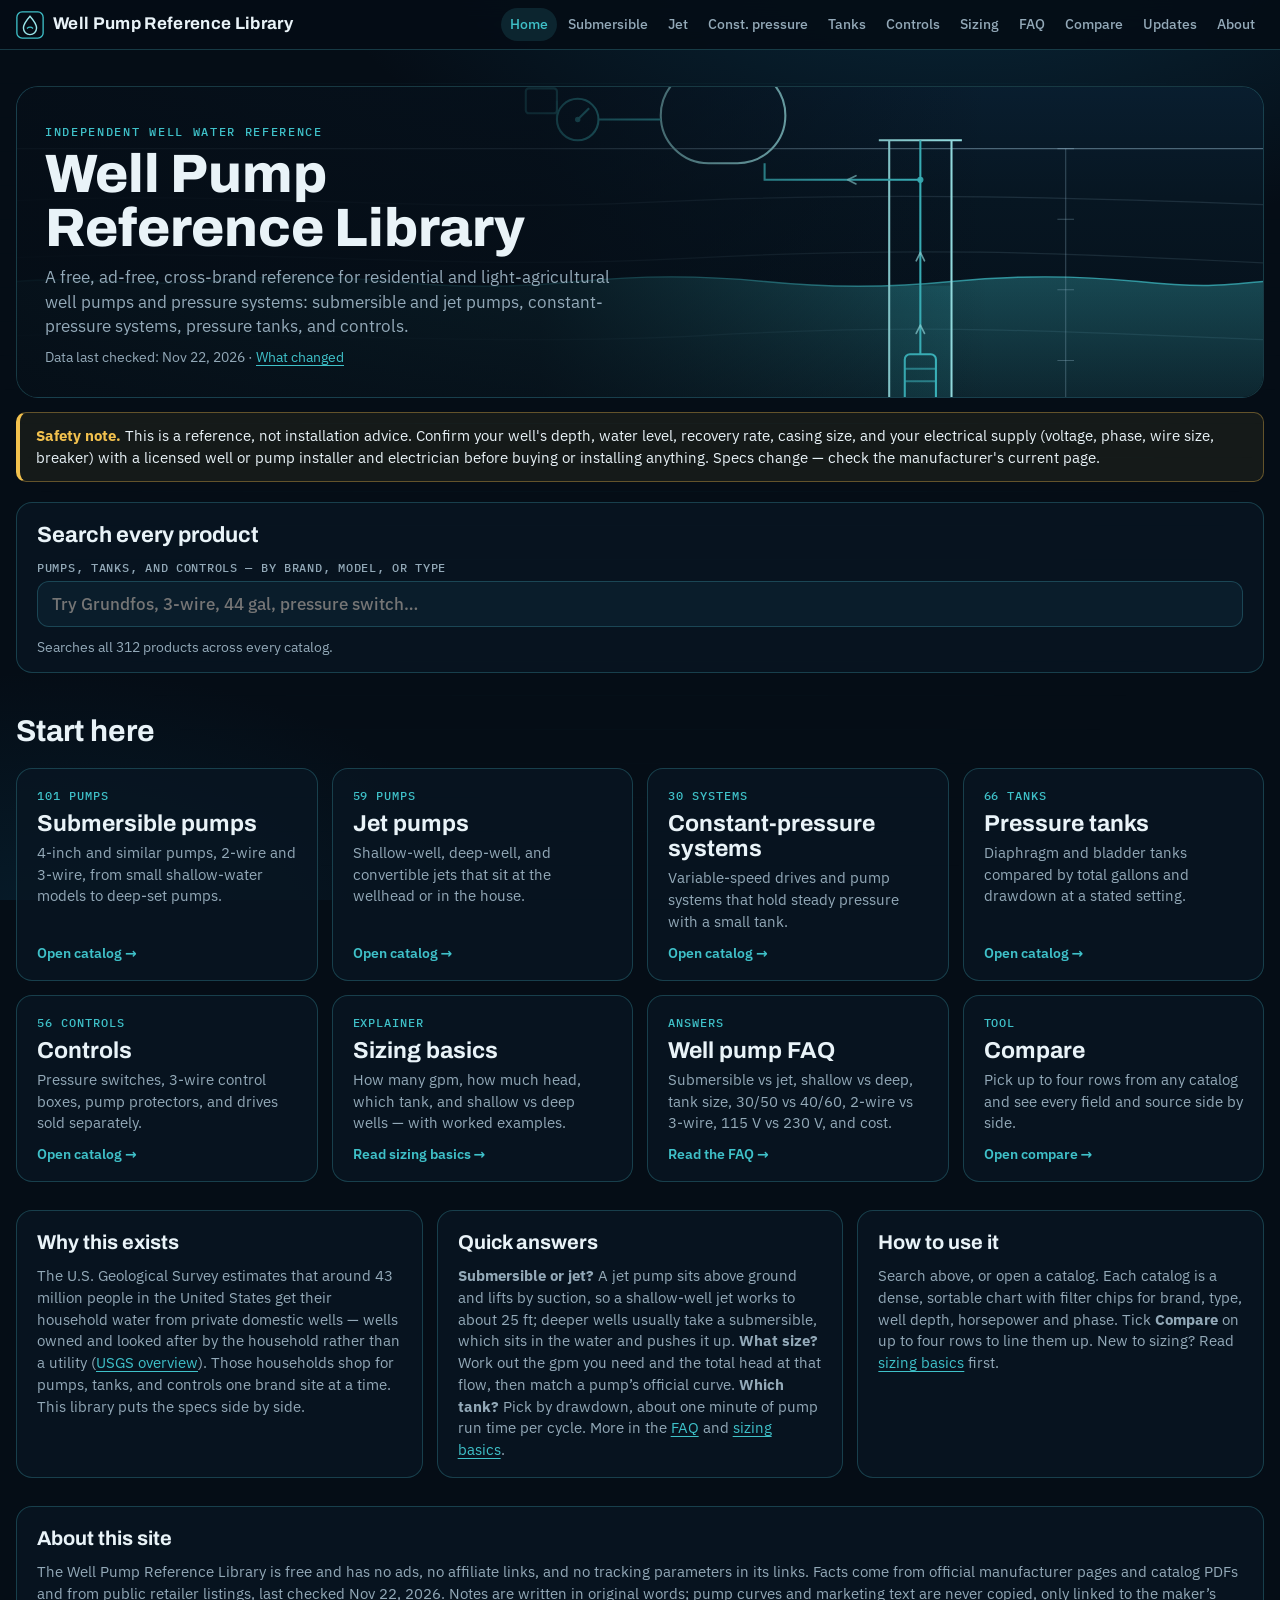
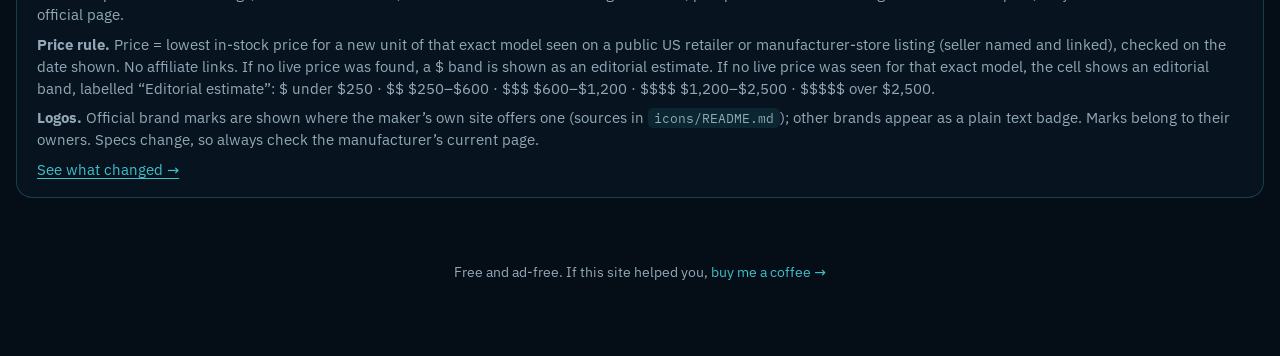
<file: index.html>
<!doctype html>
<html lang="en">
<head>
<meta charset="utf-8">
<meta name="viewport" content="width=device-width,initial-scale=1,viewport-fit=cover">
<title>Well Pump Comparison Chart: pumps, tanks and controls · Well Pump Reference Library</title>
<meta name="description" content="Free, ad-free charts comparing 312 residential well pumps, pressure tanks and controls across brands: submersible, jet and constant-pressure, with sourced prices, a sizing guide and FAQ.">
<meta name="robots" content="index,follow,max-image-preview:large,max-snippet:-1">
<meta name="google-site-verification" content="DBsd4dRo6CszvxQNH2xXlYTnwq2I4v30uIsV_nwwEc8">
<meta name="msvalidate.01" content="77C3B18F4D942281667A47021926052C">
<link rel="canonical" href="https://wellpumpchart.pages.dev/">
<meta property="og:type" content="website">
<meta property="og:site_name" content="Well Pump Reference Library">
<meta property="og:locale" content="en_US">
<meta property="og:title" content="Well Pump Comparison Chart: pumps, tanks and controls · Well Pump Reference Library">
<meta property="og:description" content="Free, ad-free charts comparing 312 residential well pumps, pressure tanks and controls across brands: submersible, jet and constant-pressure, with sourced prices, a sizing guide and FAQ.">
<meta property="og:url" content="https://wellpumpchart.pages.dev/">
<meta property="og:image" content="https://wellpumpchart.pages.dev/og-image.png">
<meta property="og:image:width" content="1200">
<meta property="og:image:height" content="630">
<meta property="og:image:alt" content="Well Pump Reference Library: a well casing with a submersible pump, pressure tank and gauge in teal line art">
<meta name="twitter:card" content="summary_large_image">
<meta name="twitter:title" content="Well Pump Comparison Chart: pumps, tanks and controls · Well Pump Reference Library">
<meta name="twitter:description" content="Free, ad-free charts comparing 312 residential well pumps, pressure tanks and controls across brands: submersible, jet and constant-pressure, with sourced prices, a sizing guide and FAQ.">
<meta name="twitter:image" content="https://wellpumpchart.pages.dev/og-image.png">
<link rel="icon" href="favicon.ico" sizes="any">
<link rel="icon" href="favicon.svg" type="image/svg+xml">
<link rel="apple-touch-icon" href="apple-touch-icon.png">
<link rel="preload" href="fonts/ibm-plex-sans-latin.woff2" as="font" type="font/woff2" crossorigin>
<link rel="preload" href="fonts/archivo-latin.woff2" as="font" type="font/woff2" crossorigin>
<link rel="stylesheet" href="theme.css?v=20261124a">
<script type="application/ld+json">{"@context": "https://schema.org", "@type": "WebSite", "name": "Well Pump Reference Library", "alternateName": "WellPumpChart", "url": "https://wellpumpchart.pages.dev/", "description": "Free, ad-free cross-brand reference for residential and light-ag well pumps and pressure systems.", "inLanguage": "en-US", "creator": {"@type": "Person", "name": "Marcus Travis"}, "publisher": {"@type": "Person", "name": "Marcus Travis"}, "potentialAction": {"@type": "SearchAction", "target": {"@type": "EntryPoint", "urlTemplate": "https://wellpumpchart.pages.dev/?q={search_term_string}"}, "query-input": "required name=search_term_string"}}</script>
</head>
<body>
<div class="page-bg"></div>
<a class="skip" href="#main">Skip to content</a>
<nav class="topnav" aria-label="Primary">
  <div class="inner">
    <a class="brand" href="index.html">
      <svg width="28" height="28" viewBox="0 0 32 32" aria-hidden="true"><rect x="1" y="1" width="30" height="30" rx="6" fill="none" stroke="#3fc1c9" stroke-width="1.5"/><path d="M16 6 C16 6 8.5 14.5 8.5 19.5 a7.5 7.5 0 0 0 15 0 C23.5 14.5 16 6 16 6 Z" fill="none" stroke="#9be7ea" stroke-width="1.6"/><path d="M12.5 20 q3.5 -3 7 0" fill="none" stroke="#3fc1c9" stroke-width="1.5"/></svg>
      Well Pump Reference Library
    </a>
    <button type="button" class="nav-toggle" aria-expanded="false" aria-controls="primary-nav" aria-label="Open menu">☰ Menu</button>
    <ul class="nav-links" id="primary-nav"><li><a href="index.html" aria-current="page">Home</a></li><li><a href="submersible.html">Submersible</a></li><li><a href="jet.html">Jet</a></li><li><a href="constant-pressure.html">Const. pressure</a></li><li><a href="tanks.html">Tanks</a></li><li><a href="controls.html">Controls</a></li><li><a href="sizing.html">Sizing</a></li><li><a href="faq.html">FAQ</a></li><li><a href="compare.html">Compare <span class="cmp-n" hidden>0</span></a></li><li><a href="updates.html">Updates</a></li><li><a href="index.html#about">About</a></li></ul>
  </div>
</nav>
<main>
<div class="wrap chart-wrap" id="main">
<header class="hero">
  <div class="hero-art"><svg class="hero-svg" viewBox="0 0 1200 420" preserveAspectRatio="xMaxYMid slice" aria-hidden="true">
  <defs>
    <linearGradient id="hsky" x1="0" y1="0" x2="0" y2="1">
      <stop offset="0%" stop-color="#0a2236"/>
      <stop offset="40%" stop-color="#071622"/>
      <stop offset="100%" stop-color="#050d16"/>
    </linearGradient>
    <linearGradient id="hwater" x1="0" y1="0" x2="0" y2="1">
      <stop offset="0%" stop-color="#3fc1c9" stop-opacity="0.30"/>
      <stop offset="100%" stop-color="#3fc1c9" stop-opacity="0.04"/>
    </linearGradient>
  </defs>
  <rect width="1200" height="420" fill="url(#hsky)"/>
  <!-- ground line and soil strata -->
  <g fill="none" stroke="#8fb4c8" stroke-width="1.2">
    <path d="M0,120 L1200,120" stroke-opacity="0.5"/>
    <path d="M0,170 C200,160 400,182 600,172 S1000,166 1200,174" stroke-opacity="0.16"/>
    <path d="M0,225 C240,215 420,238 640,226 S1000,220 1200,230" stroke-opacity="0.14"/>
    <path d="M0,300 C220,292 440,312 660,300 S1000,296 1200,304" stroke-opacity="0.12"/>
    <path d="M0,370 C260,362 460,380 700,368 S1020,364 1200,372" stroke-opacity="0.10"/>
  </g>
  <!-- water table -->
  <path d="M0,248 C60,242 120,254 180,248 S300,242 360,248 S480,254 540,248 S660,242 720,248 S840,254 900,248 S1020,242 1080,248 S1160,252 1200,248 L1200,420 L0,420 Z" fill="url(#hwater)"/>
  <path d="M0,248 C60,242 120,254 180,248 S300,242 360,248 S480,254 540,248 S660,242 720,248 S840,254 900,248 S1020,242 1080,248 S1160,252 1200,248" fill="none" stroke="#3fc1c9" stroke-opacity="0.7" stroke-width="1.4"/>
  <!-- well casing -->
  <g fill="none" stroke="#9be7ea" stroke-width="2">
    <path d="M840,112 L840,392"/>
    <path d="M900,112 L900,392"/>
    <path d="M830,112 L910,112"/>
    <path d="M840,392 L900,392" stroke-dasharray="4 5" stroke-opacity="0.5"/>
  </g>
  <!-- water inside casing -->
  <rect x="841" y="252" width="58" height="140" fill="#3fc1c9" fill-opacity="0.12"/>
  <!-- drop pipe and submersible pump -->
  <g fill="none" stroke="#3fc1c9" stroke-width="2">
    <path d="M870,112 L870,318"/>
    <rect x="855" y="318" width="30" height="46" rx="5"/>
    <path d="M855,332 L885,332 M855,344 L885,344" stroke-opacity="0.6"/>
    <rect x="859" y="364" width="22" height="22" rx="4"/>
  </g>
  <!-- pitless line to house, pressure tank, gauge, switch -->
  <g fill="none" stroke="#3fc1c9" stroke-width="2">
    <path d="M870,150 L720,150 L720,134"/>
    <rect x="620" y="42" width="120" height="92" rx="46" stroke="#9be7ea"/>
    <path d="M560,92 L620,92"/>
    <circle cx="540" cy="92" r="20"/>
    <path d="M540,92 L551,81" stroke-width="2"/>
    <rect x="490" y="62" width="30" height="24" rx="3" stroke-opacity="0.7"/>
    <path d="M520,74 L520,92 L520,92" stroke-opacity="0.5"/>
  </g>
  <g fill="#3fc1c9" fill-opacity="0.9">
    <circle cx="540" cy="92" r="2.6"/>
    <circle cx="870" cy="150" r="3"/>
  </g>
  <!-- flow arrows -->
  <g fill="none" stroke="#9be7ea" stroke-opacity="0.7" stroke-width="1.6" stroke-linecap="round" stroke-linejoin="round">
    <path d="M870,290 l-4,8 m4,-8 l4,8"/>
    <path d="M870,220 l-4,8 m4,-8 l4,8"/>
    <path d="M800,150 l8,-4 m-8,4 l8,4"/>
  </g>
  <!-- well cap tick marks and depth scale -->
  <g stroke="#8fb4c8" stroke-opacity="0.35" stroke-width="1">
    <path d="M1010,120 L1010,392"/>
    <path d="M1002,120 L1018,120 M1002,188 L1018,188 M1002,256 L1018,256 M1002,324 L1018,324 M1002,392 L1018,392"/>
  </g>
</svg>
</div>
  <div class="hero-copy">
    <span class="eyebrow">Independent well water reference</span>
    <h1>Well Pump Reference Library</h1>
    <p class="lede">A free, ad-free, cross-brand reference for residential and light-agricultural well pumps and pressure systems: submersible and jet pumps, constant-pressure systems, pressure tanks, and controls.</p>
    <p class="checked">Data last checked: <time datetime="2026-11-22">Nov 22, 2026</time> · <a href="updates.html">What changed</a></p>
  </div>
</header>
<aside class="safety" role="note"><strong>Safety note.</strong> This is a reference, not installation advice. Confirm your well&#x27;s depth, water level, recovery rate, casing size, and your electrical supply (voltage, phase, wire size, breaker) with a licensed well or pump installer and electrician before buying or installing anything. Specs change — check the manufacturer&#x27;s current page.</aside>
  <section class="site-search" role="search" aria-labelledby="site-search-h">
    <h2 id="site-search-h">Search every product</h2>
    <label for="site-search">Pumps, tanks, and controls — by brand, model, or type</label>
    <input type="search" id="site-search" placeholder="Try Grundfos, 3-wire, 44 gal, pressure switch…" autocomplete="off" spellcheck="false" aria-describedby="site-status" aria-controls="site-results">
    <p class="sr-status" id="site-status" aria-live="polite">Searches all 312 products across every catalog.</p>
    <ul class="sr-list" id="site-results" hidden></ul>
  </section>
  <section class="grp">
    <h2>Start here</h2>
    <div class="grid"><a class="card" href="submersible.html"><span class="cnt">101 pumps</span><span class="nm">Submersible pumps</span><span class="ds">4-inch and similar pumps, 2-wire and 3-wire, from small shallow-water models to deep-set pumps.</span><span class="go">Open catalog →</span></a><a class="card" href="jet.html"><span class="cnt">59 pumps</span><span class="nm">Jet pumps</span><span class="ds">Shallow-well, deep-well, and convertible jets that sit at the wellhead or in the house.</span><span class="go">Open catalog →</span></a><a class="card" href="constant-pressure.html"><span class="cnt">30 systems</span><span class="nm">Constant-pressure systems</span><span class="ds">Variable-speed drives and pump systems that hold steady pressure with a small tank.</span><span class="go">Open catalog →</span></a><a class="card" href="tanks.html"><span class="cnt">66 tanks</span><span class="nm">Pressure tanks</span><span class="ds">Diaphragm and bladder tanks compared by total gallons and drawdown at a stated setting.</span><span class="go">Open catalog →</span></a><a class="card" href="controls.html"><span class="cnt">56 controls</span><span class="nm">Controls</span><span class="ds">Pressure switches, 3-wire control boxes, pump protectors, and drives sold separately.</span><span class="go">Open catalog →</span></a><a class="card" href="sizing.html"><span class="cnt">Explainer</span><span class="nm">Sizing basics</span><span class="ds">How many gpm, how much head, which tank, and shallow vs deep wells — with worked examples.</span><span class="go">Read sizing basics →</span></a><a class="card" href="faq.html"><span class="cnt">Answers</span><span class="nm">Well pump FAQ</span><span class="ds">Submersible vs jet, shallow vs deep, tank size, 30/50 vs 40/60, 2-wire vs 3-wire, 115 V vs 230 V, and cost.</span><span class="go">Read the FAQ →</span></a><a class="card" href="compare.html"><span class="cnt">Tool</span><span class="nm">Compare</span><span class="ds">Pick up to four rows from any catalog and see every field and source side by side.</span><span class="go">Open compare →</span></a></div>
  </section>
  <div class="notes">
    <section>
      <h2>Why this exists</h2>
      <p>The U.S. Geological Survey estimates that around 43 million people in the United States get their household water from private domestic wells — wells owned and looked after by the household rather than a utility (<a href="https://www.usgs.gov/mission-areas/water-resources/science/domestic-private-supply-wells" target="_blank" rel="noopener">USGS overview</a>). Those households shop for pumps, tanks, and controls one brand site at a time. This library puts the specs side by side.</p>
    </section>
    <section>
      <h2>Quick answers</h2>
      <p><strong>Submersible or jet?</strong> A jet pump sits above ground and lifts by suction, so a shallow-well jet works to about 25 ft; deeper wells usually take a submersible, which sits in the water and pushes it up. <strong>What size?</strong> Work out the gpm you need and the total head at that flow, then match a pump’s official curve. <strong>Which tank?</strong> Pick by drawdown, about one minute of pump run time per cycle. More in the <a href="faq.html">FAQ</a> and <a href="sizing.html">sizing basics</a>.</p>
    </section>
    <section>
      <h2>How to use it</h2>
      <p>Search above, or open a catalog. Each catalog is a dense, sortable chart with filter chips for brand, type, well depth, horsepower and phase. Tick <strong>Compare</strong> on up to four rows to line them up. New to sizing? Read <a href="sizing.html">sizing basics</a> first.</p>
    </section>
  </div>
  <section class="notes" id="about" style="display:block">
    <section>
      <h2>About this site</h2>
      <p>The Well Pump Reference Library is free and has no ads, no affiliate links, and no tracking parameters in its links. Facts come from official manufacturer pages and catalog PDFs and from public retailer listings, last checked Nov 22, 2026. Notes are written in original words; pump curves and marketing text are never copied, only linked to the maker’s official page.</p>
      <p><strong>Price rule.</strong> Price = lowest in-stock price for a new unit of that exact model seen on a public US retailer or manufacturer-store listing (seller named and linked), checked on the date shown. No affiliate links. If no live price was found, a $ band is shown as an editorial estimate. If no live price was seen for that exact model, the cell shows an editorial band, labelled “Editorial estimate”: $ under $250 · $$ $250–$600 · $$$ $600–$1,200 · $$$$ $1,200–$2,500 · $$$$$ over $2,500.</p>
      <p><strong>Logos.</strong> Official brand marks are shown where the maker’s own site offers one (sources in <code>icons/README.md</code>); other brands appear as a plain text badge. Marks belong to their owners. Specs change, so always check the manufacturer’s current page.</p>
      <p><a href="updates.html">See what changed →</a></p>
    </section>
  </section>
</div>
</main>
<footer class="site-footer">
<p class="kofi">Free and ad-free. If this site helped you, <a href="https://ko-fi.com/marcustravis" target="_blank" rel="noopener">buy me a coffee →</a></p>
</footer>
<script>
(function () {
  function syncNavH() {
    var nav = document.querySelector(".topnav");
    if (!nav) return;
    document.documentElement.style.setProperty("--nav-h", Math.ceil(nav.getBoundingClientRect().height) + "px");
  }
  syncNavH();
  window.addEventListener("resize", syncNavH);
  if (window.ResizeObserver && document.querySelector(".topnav")) {
    new ResizeObserver(syncNavH).observe(document.querySelector(".topnav"));
  }
})();
</script>
<script src="compare.js?v=20261124a"></script>
<script src="nav.js?v=20261124a"></script>
<script>window.SEARCH_INDEX = [{"name": "FPS Tri-Seal 10FA05P4-2W115", "maker": "Franklin Electric", "tags": ["4-in submersible, 2-wire", "Deep well"], "icon": null, "section": "Submersible pumps", "href": "submersible.html#p-franklin-electric-10fa05p4-2w115"}, {"name": "FPS Tri-Seal 10FA05P4-2W230", "maker": "Franklin Electric", "tags": ["4-in submersible, 2-wire", "Deep well"], "icon": null, "section": "Submersible pumps", "href": "submersible.html#p-franklin-electric-10fa05p4-2w230"}, {"name": "FPS Tri-Seal 10FA07P4-2W230", "maker": "Franklin Electric", "tags": ["4-in submersible, 2-wire", "Deep well"], "icon": null, "section": "Submersible pumps", "href": "submersible.html#p-franklin-electric-10fa07p4-2w230"}, {"name": "FPS Tri-Seal 10FA1P4-2W230", "maker": "Franklin Electric", "tags": ["4-in submersible, 2-wire", "Deep well"], "icon": null, "section": "Submersible pumps", "href": "submersible.html#p-franklin-electric-10fa1p4-2w230"}, {"name": "FPS Tri-Seal 10FA15P4-2W230", "maker": "Franklin Electric", "tags": ["4-in submersible, 2-wire", "Deep well"], "icon": null, "section": "Submersible pumps", "href": "submersible.html#p-franklin-electric-10fa15p4-2w230"}, {"name": "FPS Tri-Seal 15FA05P4-2W230", "maker": "Franklin Electric", "tags": ["4-in submersible, 2-wire", "Deep well"], "icon": null, "section": "Submersible pumps", "href": "submersible.html#p-franklin-electric-15fa05p4-2w230"}, {"name": "FPS Tri-Seal 15FA07P4-2W230", "maker": "Franklin Electric", "tags": ["4-in submersible, 2-wire", "Deep well"], "icon": null, "section": "Submersible pumps", "href": "submersible.html#p-franklin-electric-15fa07p4-2w230"}, {"name": "FPS Tri-Seal 15FA1P4-2W230", "maker": "Franklin Electric", "tags": ["4-in submersible, 2-wire", "Deep well"], "icon": null, "section": "Submersible pumps", "href": "submersible.html#p-franklin-electric-15fa1p4-2w230"}, {"name": "FPS Tri-Seal 15FA15P4-2W230", "maker": "Franklin Electric", "tags": ["4-in submersible, 2-wire", "Deep well"], "icon": null, "section": "Submersible pumps", "href": "submersible.html#p-franklin-electric-15fa15p4-2w230"}, {"name": "FPS Tri-Seal 20FA07P4-2W230", "maker": "Franklin Electric", "tags": ["4-in submersible, 2-wire", "Deep well"], "icon": null, "section": "Submersible pumps", "href": "submersible.html#p-franklin-electric-20fa07p4-2w230"}, {"name": "FPS Tri-Seal 20FA1P4-2W230", "maker": "Franklin Electric", "tags": ["4-in submersible, 2-wire", "Deep well"], "icon": null, "section": "Submersible pumps", "href": "submersible.html#p-franklin-electric-20fa1p4-2w230"}, {"name": "FPS Tri-Seal 20FA15P4-2W230", "maker": "Franklin Electric", "tags": ["4-in submersible, 2-wire", "Deep well"], "icon": null, "section": "Submersible pumps", "href": "submersible.html#p-franklin-electric-20fa15p4-2w230"}, {"name": "FPS Tri-Seal 25FA1P4-2W230", "maker": "Franklin Electric", "tags": ["4-in submersible, 2-wire", "Deep well"], "icon": null, "section": "Submersible pumps", "href": "submersible.html#p-franklin-electric-25fa1p4-2w230"}, {"name": "FPS Tri-Seal 25FA15P4-2W230", "maker": "Franklin Electric", "tags": ["4-in submersible, 2-wire", "Deep well"], "icon": null, "section": "Submersible pumps", "href": "submersible.html#p-franklin-electric-25fa15p4-2w230"}, {"name": "FPS Tri-Seal 10FA05P4-3W230", "maker": "Franklin Electric", "tags": ["4-in submersible, 3-wire", "Deep well"], "icon": null, "section": "Submersible pumps", "href": "submersible.html#p-franklin-electric-10fa05p4-3w230"}, {"name": "FPS Tri-Seal 10FA1P4-3W230", "maker": "Franklin Electric", "tags": ["4-in submersible, 3-wire", "Deep well"], "icon": null, "section": "Submersible pumps", "href": "submersible.html#p-franklin-electric-10fa1p4-3w230"}, {"name": "FPS Tri-Seal 15FA1P4-3W230", "maker": "Franklin Electric", "tags": ["4-in submersible, 3-wire", "Deep well"], "icon": null, "section": "Submersible pumps", "href": "submersible.html#p-franklin-electric-15fa1p4-3w230"}, {"name": "FPS Tri-Seal 20FA15P4-3W230", "maker": "Franklin Electric", "tags": ["4-in submersible, 3-wire", "Deep well"], "icon": null, "section": "Submersible pumps", "href": "submersible.html#p-franklin-electric-20fa15p4-3w230"}, {"name": "FPS Tri-Seal 10FA05S4-2W230", "maker": "Franklin Electric", "tags": ["4-in submersible, 2-wire", "Deep well"], "icon": null, "section": "Submersible pumps", "href": "submersible.html#p-franklin-electric-10fa05s4-2w230"}, {"name": "FPS Tri-Seal 15FA1S4-2W230", "maker": "Franklin Electric", "tags": ["4-in submersible, 2-wire", "Deep well"], "icon": null, "section": "Submersible pumps", "href": "submersible.html#p-franklin-electric-15fa1s4-2w230"}, {"name": "FPS Tri-Seal 10FA2S4-PE", "maker": "Franklin Electric", "tags": ["4-in submersible, pump end only", "Deep well"], "icon": null, "section": "Submersible pumps", "href": "submersible.html#p-franklin-electric-10fa2s4-pe"}, {"name": "FPS Tri-Seal 15FA2S4-PE", "maker": "Franklin Electric", "tags": ["4-in submersible, pump end only", "Deep well"], "icon": null, "section": "Submersible pumps", "href": "submersible.html#p-franklin-electric-15fa2s4-pe"}, {"name": "FPS Tri-Seal 20FA2S4-PE", "maker": "Franklin Electric", "tags": ["4-in submersible, pump end only", "Deep well"], "icon": null, "section": "Submersible pumps", "href": "submersible.html#p-franklin-electric-20fa2s4-pe"}, {"name": "FPS Tri-Seal 25FA2S4-PE", "maker": "Franklin Electric", "tags": ["4-in submersible, pump end only", "Deep well"], "icon": null, "section": "Submersible pumps", "href": "submersible.html#p-franklin-electric-25fa2s4-pe"}, {"name": "RL12G05-2W1V", "maker": "Red Lion", "tags": ["4-in submersible, 2-wire", "Deep well"], "icon": null, "section": "Submersible pumps", "href": "submersible.html#p-red-lion-rl12g05-2w1v"}, {"name": "RL12G05-2W2V", "maker": "Red Lion", "tags": ["4-in submersible, 2-wire", "Deep well"], "icon": null, "section": "Submersible pumps", "href": "submersible.html#p-red-lion-rl12g05-2w2v"}, {"name": "RL12G07-2W2V", "maker": "Red Lion", "tags": ["4-in submersible, 2-wire", "Deep well"], "icon": null, "section": "Submersible pumps", "href": "submersible.html#p-red-lion-rl12g07-2w2v"}, {"name": "RL12G10-2W2V", "maker": "Red Lion", "tags": ["4-in submersible, 2-wire", "Deep well"], "icon": null, "section": "Submersible pumps", "href": "submersible.html#p-red-lion-rl12g10-2w2v"}, {"name": "RL12G15-3W2V", "maker": "Red Lion", "tags": ["4-in submersible, 3-wire", "Deep well"], "icon": null, "section": "Submersible pumps", "href": "submersible.html#p-red-lion-rl12g15-3w2v"}, {"name": "RL22G10-3W2V", "maker": "Red Lion", "tags": ["4-in submersible, 3-wire", "Deep well"], "icon": null, "section": "Submersible pumps", "href": "submersible.html#p-red-lion-rl22g10-3w2v"}, {"name": "RS5G05-3W2V", "maker": "Red Lion", "tags": ["4-in submersible, 3-wire", "Deep well"], "icon": null, "section": "Submersible pumps", "href": "submersible.html#p-red-lion-rs5g05-3w2v"}, {"name": "RS5G07-3W2V", "maker": "Red Lion", "tags": ["4-in submersible, 3-wire", "Deep well"], "icon": null, "section": "Submersible pumps", "href": "submersible.html#p-red-lion-rs5g07-3w2v"}, {"name": "RS12G05-3W2V", "maker": "Red Lion", "tags": ["4-in submersible, 3-wire", "Deep well"], "icon": null, "section": "Submersible pumps", "href": "submersible.html#p-red-lion-rs12g05-3w2v"}, {"name": "RS12G07-3W2V", "maker": "Red Lion", "tags": ["4-in submersible, 3-wire", "Deep well"], "icon": null, "section": "Submersible pumps", "href": "submersible.html#p-red-lion-rs12g07-3w2v"}, {"name": "RS12G10-3W2V", "maker": "Red Lion", "tags": ["4-in submersible, 3-wire", "Deep well"], "icon": null, "section": "Submersible pumps", "href": "submersible.html#p-red-lion-rs12g10-3w2v"}, {"name": "RS12G15-3W2V", "maker": "Red Lion", "tags": ["4-in submersible, 3-wire", "Deep well"], "icon": null, "section": "Submersible pumps", "href": "submersible.html#p-red-lion-rs12g15-3w2v"}, {"name": "RS22G07-3W2V", "maker": "Red Lion", "tags": ["4-in submersible, 3-wire", "Deep well"], "icon": null, "section": "Submersible pumps", "href": "submersible.html#p-red-lion-rs22g07-3w2v"}, {"name": "RS22G10-3W2V", "maker": "Red Lion", "tags": ["4-in submersible, 3-wire", "Deep well"], "icon": null, "section": "Submersible pumps", "href": "submersible.html#p-red-lion-rs22g10-3w2v"}, {"name": "RS22G15-3W2V", "maker": "Red Lion", "tags": ["4-in submersible, 3-wire", "Deep well"], "icon": null, "section": "Submersible pumps", "href": "submersible.html#p-red-lion-rs22g15-3w2v"}, {"name": "5GS05", "maker": "Goulds Water Technology", "tags": ["4-in submersible, pump end only", "Deep well"], "icon": "icons/goulds-water-technology.png", "section": "Submersible pumps", "href": "submersible.html#p-goulds-water-technology-5gs05"}, {"name": "5GS10", "maker": "Goulds Water Technology", "tags": ["4-in submersible, pump end only", "Deep well"], "icon": "icons/goulds-water-technology.png", "section": "Submersible pumps", "href": "submersible.html#p-goulds-water-technology-5gs10"}, {"name": "7GS05", "maker": "Goulds Water Technology", "tags": ["4-in submersible, pump end only", "Deep well"], "icon": "icons/goulds-water-technology.png", "section": "Submersible pumps", "href": "submersible.html#p-goulds-water-technology-7gs05"}, {"name": "7GS10", "maker": "Goulds Water Technology", "tags": ["4-in submersible, pump end only", "Deep well"], "icon": "icons/goulds-water-technology.png", "section": "Submersible pumps", "href": "submersible.html#p-goulds-water-technology-7gs10"}, {"name": "10GS05", "maker": "Goulds Water Technology", "tags": ["4-in submersible, pump end only", "Deep well"], "icon": "icons/goulds-water-technology.png", "section": "Submersible pumps", "href": "submersible.html#p-goulds-water-technology-10gs05"}, {"name": "10GS07", "maker": "Goulds Water Technology", "tags": ["4-in submersible, pump end only", "Deep well"], "icon": "icons/goulds-water-technology.png", "section": "Submersible pumps", "href": "submersible.html#p-goulds-water-technology-10gs07"}, {"name": "10GS10", "maker": "Goulds Water Technology", "tags": ["4-in submersible, pump end only", "Deep well"], "icon": "icons/goulds-water-technology.png", "section": "Submersible pumps", "href": "submersible.html#p-goulds-water-technology-10gs10"}, {"name": "10GS15", "maker": "Goulds Water Technology", "tags": ["4-in submersible, pump end only", "Deep well"], "icon": "icons/goulds-water-technology.png", "section": "Submersible pumps", "href": "submersible.html#p-goulds-water-technology-10gs15"}, {"name": "10GS20", "maker": "Goulds Water Technology", "tags": ["4-in submersible, pump end only", "Deep well"], "icon": "icons/goulds-water-technology.png", "section": "Submersible pumps", "href": "submersible.html#p-goulds-water-technology-10gs20"}, {"name": "13GS10", "maker": "Goulds Water Technology", "tags": ["4-in submersible, pump end only", "Deep well"], "icon": "icons/goulds-water-technology.png", "section": "Submersible pumps", "href": "submersible.html#p-goulds-water-technology-13gs10"}, {"name": "18GS10", "maker": "Goulds Water Technology", "tags": ["4-in submersible, pump end only", "Deep well"], "icon": "icons/goulds-water-technology.png", "section": "Submersible pumps", "href": "submersible.html#p-goulds-water-technology-18gs10"}, {"name": "18GS15", "maker": "Goulds Water Technology", "tags": ["4-in submersible, pump end only", "Deep well"], "icon": "icons/goulds-water-technology.png", "section": "Submersible pumps", "href": "submersible.html#p-goulds-water-technology-18gs15"}, {"name": "25GS10", "maker": "Goulds Water Technology", "tags": ["4-in submersible, pump end only", "Deep well"], "icon": "icons/goulds-water-technology.png", "section": "Submersible pumps", "href": "submersible.html#p-goulds-water-technology-25gs10"}, {"name": "25GS20", "maker": "Goulds Water Technology", "tags": ["4-in submersible, pump end only", "Deep well"], "icon": "icons/goulds-water-technology.png", "section": "Submersible pumps", "href": "submersible.html#p-goulds-water-technology-25gs20"}, {"name": "FP 4-in 2-wire FP2211", "maker": "Flotec", "tags": ["4-in submersible, 2-wire", "Deep well"], "icon": "icons/flotec.png", "section": "Submersible pumps", "href": "submersible.html#p-flotec-pentair-fp2211"}, {"name": "FP 4-in 2-wire FP2212", "maker": "Flotec", "tags": ["4-in submersible, 2-wire", "Deep well"], "icon": "icons/flotec.png", "section": "Submersible pumps", "href": "submersible.html#p-flotec-pentair-fp2212"}, {"name": "FP 4-in 2-wire FP2222", "maker": "Flotec", "tags": ["4-in submersible, 2-wire", "Deep well"], "icon": "icons/flotec.png", "section": "Submersible pumps", "href": "submersible.html#p-flotec-pentair-fp2222"}, {"name": "FP 4-in 2-wire FP2232", "maker": "Flotec", "tags": ["4-in submersible, 2-wire", "Deep well"], "icon": "icons/flotec.png", "section": "Submersible pumps", "href": "submersible.html#p-flotec-pentair-fp2232"}, {"name": "Signature 2000 JP (composite) S5P4JP05221", "maker": "Sta-Rite", "tags": ["4-in submersible, 2-wire", "Deep well"], "icon": "icons/sta-rite.png", "section": "Submersible pumps", "href": "submersible.html#p-pentair-sta-rite-s5p4jp05221"}, {"name": "Signature 2000 JP (composite) S5P4JP07221", "maker": "Sta-Rite", "tags": ["4-in submersible, 2-wire", "Deep well"], "icon": "icons/sta-rite.png", "section": "Submersible pumps", "href": "submersible.html#p-pentair-sta-rite-s5p4jp07221"}, {"name": "Signature 2000 JP (composite) S5P4JP10221", "maker": "Sta-Rite", "tags": ["4-in submersible, 2-wire", "Deep well"], "icon": "icons/sta-rite.png", "section": "Submersible pumps", "href": "submersible.html#p-pentair-sta-rite-s5p4jp10221"}, {"name": "Signature 2000 JP (composite) S5P4JP05231", "maker": "Sta-Rite", "tags": ["4-in submersible, 3-wire", "Deep well"], "icon": "icons/sta-rite.png", "section": "Submersible pumps", "href": "submersible.html#p-pentair-sta-rite-s5p4jp05231"}, {"name": "Signature 2000 JP (composite) S7P4JP05121", "maker": "Sta-Rite", "tags": ["4-in submersible, 2-wire", "Deep well"], "icon": "icons/sta-rite.png", "section": "Submersible pumps", "href": "submersible.html#p-pentair-sta-rite-s7p4jp05121"}, {"name": "Signature 2000 JP (composite) S7P4JP05221", "maker": "Sta-Rite", "tags": ["4-in submersible, 2-wire", "Deep well"], "icon": "icons/sta-rite.png", "section": "Submersible pumps", "href": "submersible.html#p-pentair-sta-rite-s7p4jp05221"}, {"name": "Signature 2000 JP (composite) S7P4JP10221", "maker": "Sta-Rite", "tags": ["4-in submersible, 2-wire", "Deep well"], "icon": "icons/sta-rite.png", "section": "Submersible pumps", "href": "submersible.html#p-pentair-sta-rite-s7p4jp10221"}, {"name": "Signature 2000 JP (composite) S7P4JP15221", "maker": "Sta-Rite", "tags": ["4-in submersible, 2-wire", "Deep well"], "icon": "icons/sta-rite.png", "section": "Submersible pumps", "href": "submersible.html#p-pentair-sta-rite-s7p4jp15221"}, {"name": "Signature 2000 JP (composite) S7P4JP10231", "maker": "Sta-Rite", "tags": ["4-in submersible, 3-wire", "Deep well"], "icon": "icons/sta-rite.png", "section": "Submersible pumps", "href": "submersible.html#p-pentair-sta-rite-s7p4jp10231"}, {"name": "Signature 2000 HS (stainless) S5P4HS15221", "maker": "Sta-Rite", "tags": ["4-in submersible, 2-wire", "Deep well"], "icon": "icons/sta-rite.png", "section": "Submersible pumps", "href": "submersible.html#p-pentair-sta-rite-s5p4hs15221"}, {"name": "Signature 2000 HS (stainless) S7P4HS05221", "maker": "Sta-Rite", "tags": ["4-in submersible, 2-wire", "Deep well"], "icon": "icons/sta-rite.png", "section": "Submersible pumps", "href": "submersible.html#p-pentair-sta-rite-s7p4hs05221"}, {"name": "Signature 2000 HS (stainless) S7P4HS10221", "maker": "Sta-Rite", "tags": ["4-in submersible, 2-wire", "Deep well"], "icon": "icons/sta-rite.png", "section": "Submersible pumps", "href": "submersible.html#p-pentair-sta-rite-s7p4hs10221"}, {"name": "Signature 2000 HS (stainless) S7P4HS15231", "maker": "Sta-Rite", "tags": ["4-in submersible, 3-wire", "Deep well"], "icon": "icons/sta-rite.png", "section": "Submersible pumps", "href": "submersible.html#p-pentair-sta-rite-s7p4hs15231"}, {"name": "4-in 2-wire 2850G", "maker": "Simer", "tags": ["4-in submersible, 2-wire", "Deep well"], "icon": null, "section": "Submersible pumps", "href": "submersible.html#p-simer-2850g"}, {"name": "5SQ05-90", "maker": "Grundfos", "tags": ["3-in submersible, integrated drive (fits 4-in wells)", "Deep well"], "icon": null, "section": "Submersible pumps", "href": "submersible.html#p-grundfos-5sq05-90"}, {"name": "5SQ07-230", "maker": "Grundfos", "tags": ["3-in submersible, integrated drive (fits 4-in wells)", "Deep well"], "icon": null, "section": "Submersible pumps", "href": "submersible.html#p-grundfos-5sq07-230"}, {"name": "5SQ10-360", "maker": "Grundfos", "tags": ["3-in submersible, integrated drive (fits 4-in wells)", "Deep well"], "icon": null, "section": "Submersible pumps", "href": "submersible.html#p-grundfos-5sq10-360"}, {"name": "5SQ15-450", "maker": "Grundfos", "tags": ["3-in submersible, integrated drive (fits 4-in wells)", "Deep well"], "icon": null, "section": "Submersible pumps", "href": "submersible.html#p-grundfos-5sq15-450"}, {"name": "10SQ05-110", "maker": "Grundfos", "tags": ["3-in submersible, integrated drive (fits 4-in wells)", "Deep well"], "icon": null, "section": "Submersible pumps", "href": "submersible.html#p-grundfos-10sq05-110"}, {"name": "10SQ07-200", "maker": "Grundfos", "tags": ["3-in submersible, integrated drive (fits 4-in wells)", "Deep well"], "icon": null, "section": "Submersible pumps", "href": "submersible.html#p-grundfos-10sq07-200"}, {"name": "10SQ10-290", "maker": "Grundfos", "tags": ["3-in submersible, integrated drive (fits 4-in wells)", "Deep well"], "icon": null, "section": "Submersible pumps", "href": "submersible.html#p-grundfos-10sq10-290"}, {"name": "10SQ15-330", "maker": "Grundfos", "tags": ["3-in submersible, integrated drive (fits 4-in wells)", "Deep well"], "icon": null, "section": "Submersible pumps", "href": "submersible.html#p-grundfos-10sq15-330"}, {"name": "15SQ05-70", "maker": "Grundfos", "tags": ["3-in submersible, integrated drive (fits 4-in wells)", "Deep well"], "icon": null, "section": "Submersible pumps", "href": "submersible.html#p-grundfos-15sq05-70"}, {"name": "15SQ07-150", "maker": "Grundfos", "tags": ["3-in submersible, integrated drive (fits 4-in wells)", "Deep well"], "icon": null, "section": "Submersible pumps", "href": "submersible.html#p-grundfos-15sq07-150"}, {"name": "15SQ10-220", "maker": "Grundfos", "tags": ["3-in submersible, integrated drive (fits 4-in wells)", "Deep well"], "icon": null, "section": "Submersible pumps", "href": "submersible.html#p-grundfos-15sq10-220"}, {"name": "15SQ15-290", "maker": "Grundfos", "tags": ["3-in submersible, integrated drive (fits 4-in wells)", "Deep well"], "icon": null, "section": "Submersible pumps", "href": "submersible.html#p-grundfos-15sq15-290"}, {"name": "22SQ05-40", "maker": "Grundfos", "tags": ["3-in submersible, integrated drive (fits 4-in wells)", "Deep well"], "icon": null, "section": "Submersible pumps", "href": "submersible.html#p-grundfos-22sq05-40"}, {"name": "22SQ10-160", "maker": "Grundfos", "tags": ["3-in submersible, integrated drive (fits 4-in wells)", "Deep well"], "icon": null, "section": "Submersible pumps", "href": "submersible.html#p-grundfos-22sq10-160"}, {"name": "22SQ15-220", "maker": "Grundfos", "tags": ["3-in submersible, integrated drive (fits 4-in wells)", "Deep well"], "icon": null, "section": "Submersible pumps", "href": "submersible.html#p-grundfos-22sq15-220"}, {"name": "30SQ07-90", "maker": "Grundfos", "tags": ["3-in submersible, integrated drive (fits 4-in wells)", "Deep well"], "icon": null, "section": "Submersible pumps", "href": "submersible.html#p-grundfos-30sq07-90"}, {"name": "450/451/452 Series 450-0005", "maker": "Zoeller", "tags": ["4-in submersible, 3-wire", "Deep well"], "icon": null, "section": "Submersible pumps", "href": "submersible.html#p-zoeller-450-0005"}, {"name": "450/451/452 Series 450-0006", "maker": "Zoeller", "tags": ["4-in submersible, 2-wire", "Deep well"], "icon": null, "section": "Submersible pumps", "href": "submersible.html#p-zoeller-450-0006"}, {"name": "450/451/452 Series 450-0007", "maker": "Zoeller", "tags": ["4-in submersible, 2-wire", "Deep well"], "icon": null, "section": "Submersible pumps", "href": "submersible.html#p-zoeller-450-0007"}, {"name": "450/451/452 Series 451-0005", "maker": "Zoeller", "tags": ["4-in submersible, 2-wire", "Deep well"], "icon": null, "section": "Submersible pumps", "href": "submersible.html#p-zoeller-451-0005"}, {"name": "450/451/452 Series 450-0008", "maker": "Zoeller", "tags": ["4-in submersible, 3-wire", "Deep well"], "icon": null, "section": "Submersible pumps", "href": "submersible.html#p-zoeller-450-0008"}, {"name": "450/451/452 Series 450-0009", "maker": "Zoeller", "tags": ["4-in submersible, 3-wire", "Deep well"], "icon": null, "section": "Submersible pumps", "href": "submersible.html#p-zoeller-450-0009"}, {"name": "450/451/452 Series 450-0010", "maker": "Zoeller", "tags": ["4-in submersible, 2-wire", "Deep well"], "icon": null, "section": "Submersible pumps", "href": "submersible.html#p-zoeller-450-0010"}, {"name": "450/451/452 Series 450-0011", "maker": "Zoeller", "tags": ["4-in submersible, 2-wire", "Deep well"], "icon": null, "section": "Submersible pumps", "href": "submersible.html#p-zoeller-450-0011"}, {"name": "450/451/452 Series 451-0006", "maker": "Zoeller", "tags": ["4-in submersible, 3-wire", "Deep well"], "icon": null, "section": "Submersible pumps", "href": "submersible.html#p-zoeller-451-0006"}, {"name": "450/451/452 Series 451-0007", "maker": "Zoeller", "tags": ["4-in submersible, 2-wire", "Deep well"], "icon": null, "section": "Submersible pumps", "href": "submersible.html#p-zoeller-451-0007"}, {"name": "450/451/452 Series 452-0005", "maker": "Zoeller", "tags": ["4-in submersible, 3-wire", "Deep well"], "icon": null, "section": "Submersible pumps", "href": "submersible.html#p-zoeller-452-0005"}, {"name": "450/451/452 Series 452-0006", "maker": "Zoeller", "tags": ["4-in submersible, 2-wire", "Deep well"], "icon": null, "section": "Submersible pumps", "href": "submersible.html#p-zoeller-452-0006"}, {"name": "450/451/452 Series 452-0007", "maker": "Zoeller", "tags": ["4-in submersible, 3-wire", "Deep well"], "icon": null, "section": "Submersible pumps", "href": "submersible.html#p-zoeller-452-0007"}, {"name": "450/451/452 Series 452-0008", "maker": "Zoeller", "tags": ["4-in submersible, 2-wire", "Deep well"], "icon": null, "section": "Submersible pumps", "href": "submersible.html#p-zoeller-452-0008"}, {"name": "JS+ J5S", "maker": "Goulds Water Technology", "tags": ["Shallow-well jet, cast iron", "Shallow well"], "icon": "icons/goulds-water-technology.png", "section": "Jet pumps", "href": "jet.html#p-goulds-js-plus-j5s"}, {"name": "JS+ J5SH", "maker": "Goulds Water Technology", "tags": ["Shallow-well jet, cast iron", "Shallow well"], "icon": "icons/goulds-water-technology.png", "section": "Jet pumps", "href": "jet.html#p-goulds-js-plus-j5sh"}, {"name": "JS+ J7S", "maker": "Goulds Water Technology", "tags": ["Shallow-well jet, cast iron", "Shallow well"], "icon": "icons/goulds-water-technology.png", "section": "Jet pumps", "href": "jet.html#p-goulds-js-plus-j7s"}, {"name": "JS+ J10S", "maker": "Goulds Water Technology", "tags": ["Shallow-well jet, cast iron", "Shallow well"], "icon": "icons/goulds-water-technology.png", "section": "Jet pumps", "href": "jet.html#p-goulds-js-plus-j10s"}, {"name": "JS+ J15S", "maker": "Goulds Water Technology", "tags": ["Shallow-well jet, cast iron", "Shallow well"], "icon": "icons/goulds-water-technology.png", "section": "Jet pumps", "href": "jet.html#p-goulds-js-plus-j15s"}, {"name": "J+ J5", "maker": "Goulds Water Technology", "tags": ["Convertible jet, cast iron", "Shallow well", "Deep well"], "icon": "icons/goulds-water-technology.png", "section": "Jet pumps", "href": "jet.html#p-goulds-jplus-j5"}, {"name": "J+ J7", "maker": "Goulds Water Technology", "tags": ["Convertible jet, cast iron", "Shallow well", "Deep well"], "icon": "icons/goulds-water-technology.png", "section": "Jet pumps", "href": "jet.html#p-goulds-jplus-j7"}, {"name": "J+ J10", "maker": "Goulds Water Technology", "tags": ["Convertible jet, cast iron", "Shallow well", "Deep well"], "icon": "icons/goulds-water-technology.png", "section": "Jet pumps", "href": "jet.html#p-goulds-jplus-j10"}, {"name": "J+ J15", "maker": "Goulds Water Technology", "tags": ["Convertible jet, cast iron", "Shallow well", "Deep well"], "icon": "icons/goulds-water-technology.png", "section": "Jet pumps", "href": "jet.html#p-goulds-jplus-j15"}, {"name": "RJS-PREM RJS-50-PREM", "maker": "Red Lion", "tags": ["Shallow-well jet, cast iron", "Shallow well"], "icon": null, "section": "Jet pumps", "href": "jet.html#p-red-lion-rjs-50-prem"}, {"name": "RJS-PREM RJS-75-PREM", "maker": "Red Lion", "tags": ["Shallow-well jet, cast iron", "Shallow well"], "icon": null, "section": "Jet pumps", "href": "jet.html#p-red-lion-rjs-75-prem"}, {"name": "RJS-PREM RJS-100-PREM", "maker": "Red Lion", "tags": ["Shallow-well jet, cast iron", "Shallow well"], "icon": null, "section": "Jet pumps", "href": "jet.html#p-red-lion-rjs-100-prem"}, {"name": "RJC-PREM RJC-50-PREM", "maker": "Red Lion", "tags": ["Convertible jet, cast iron", "Shallow well", "Deep well"], "icon": null, "section": "Jet pumps", "href": "jet.html#p-red-lion-rjc-50-prem"}, {"name": "RJC-PREM RJC-75-PREM", "maker": "Red Lion", "tags": ["Convertible jet, cast iron", "Shallow well", "Deep well"], "icon": null, "section": "Jet pumps", "href": "jet.html#p-red-lion-rjc-75-prem"}, {"name": "FP4012-10", "maker": "Flotec", "tags": ["Shallow-well jet, thermoplastic", "Shallow well"], "icon": "icons/flotec.png", "section": "Jet pumps", "href": "jet.html#p-flotec-fp4012-10"}, {"name": "FP4022-10", "maker": "Flotec", "tags": ["Shallow-well jet, thermoplastic", "Shallow well"], "icon": "icons/flotec.png", "section": "Jet pumps", "href": "jet.html#p-flotec-fp4022-10"}, {"name": "FP4032", "maker": "Flotec", "tags": ["Shallow-well jet, thermoplastic", "Shallow well"], "icon": "icons/flotec.png", "section": "Jet pumps", "href": "jet.html#p-flotec-fp4032"}, {"name": "EK05S", "maker": "Flint & Walling", "tags": ["Shallow-well jet, cast iron", "Shallow well"], "icon": null, "section": "Jet pumps", "href": "jet.html#p-flint-walling-ek05s"}, {"name": "EK07S", "maker": "Flint & Walling", "tags": ["Shallow-well jet, cast iron", "Shallow well"], "icon": null, "section": "Jet pumps", "href": "jet.html#p-flint-walling-ek07s"}, {"name": "EK10S", "maker": "Flint & Walling", "tags": ["Shallow-well jet, cast iron", "Shallow well"], "icon": null, "section": "Jet pumps", "href": "jet.html#p-flint-walling-ek10s"}, {"name": "CPJS CPJ03SB", "maker": "Flint & Walling", "tags": ["Shallow-well jet, cast iron", "Shallow well"], "icon": null, "section": "Jet pumps", "href": "jet.html#p-flint-walling-cpj03sb"}, {"name": "CPJS CPJ05SB", "maker": "Flint & Walling", "tags": ["Shallow-well jet, cast iron", "Shallow well"], "icon": null, "section": "Jet pumps", "href": "jet.html#p-flint-walling-cpj05sb"}, {"name": "CPJS CPJ07SB", "maker": "Flint & Walling", "tags": ["Shallow-well jet, cast iron", "Shallow well"], "icon": null, "section": "Jet pumps", "href": "jet.html#p-flint-walling-cpj07sb"}, {"name": "CPJS CPJ10SB", "maker": "Flint & Walling", "tags": ["Shallow-well jet, cast iron", "Shallow well"], "icon": null, "section": "Jet pumps", "href": "jet.html#p-flint-walling-cpj10sb"}, {"name": "CPJS CPJ15S", "maker": "Flint & Walling", "tags": ["Shallow-well jet, cast iron", "Shallow well"], "icon": null, "section": "Jet pumps", "href": "jet.html#p-flint-walling-cpj15s"}, {"name": "CPJ05B", "maker": "Flint & Walling", "tags": ["Convertible jet, cast iron", "Shallow well", "Deep well"], "icon": null, "section": "Jet pumps", "href": "jet.html#p-flint-walling-cpj05b"}, {"name": "CPJ07B", "maker": "Flint & Walling", "tags": ["Convertible jet, cast iron", "Shallow well", "Deep well"], "icon": null, "section": "Jet pumps", "href": "jet.html#p-flint-walling-cpj07b"}, {"name": "CPJ10B", "maker": "Flint & Walling", "tags": ["Convertible jet, cast iron", "Shallow well", "Deep well"], "icon": null, "section": "Jet pumps", "href": "jet.html#p-flint-walling-cpj10b"}, {"name": "CPJ15", "maker": "Flint & Walling", "tags": ["Convertible jet, cast iron", "Shallow well", "Deep well"], "icon": null, "section": "Jet pumps", "href": "jet.html#p-flint-walling-cpj15"}, {"name": "CPH05", "maker": "Flint & Walling", "tags": ["Convertible jet, cast iron", "Shallow well", "Deep well"], "icon": null, "section": "Jet pumps", "href": "jet.html#p-flint-walling-cph05"}, {"name": "CPH07", "maker": "Flint & Walling", "tags": ["Convertible jet, cast iron", "Shallow well", "Deep well"], "icon": null, "section": "Jet pumps", "href": "jet.html#p-flint-walling-cph07"}, {"name": "CPH10", "maker": "Flint & Walling", "tags": ["Convertible jet, cast iron", "Shallow well", "Deep well"], "icon": null, "section": "Jet pumps", "href": "jet.html#p-flint-walling-cph10"}, {"name": "VersaJet FVJ05CI", "maker": "Franklin Electric", "tags": ["Shallow-well jet, cast iron", "Shallow well"], "icon": null, "section": "Jet pumps", "href": "jet.html#p-franklin-versajet-fvj05ci"}, {"name": "VersaJet FVJ07CI", "maker": "Franklin Electric", "tags": ["Shallow-well jet, cast iron", "Shallow well"], "icon": null, "section": "Jet pumps", "href": "jet.html#p-franklin-versajet-fvj07ci"}, {"name": "VersaJet FVJ1CI", "maker": "Franklin Electric", "tags": ["Shallow-well jet, cast iron", "Shallow well"], "icon": null, "section": "Jet pumps", "href": "jet.html#p-franklin-versajet-fvj1ci"}, {"name": "VersaJet FVJ15CI", "maker": "Franklin Electric", "tags": ["Shallow-well jet, cast iron", "Shallow well"], "icon": null, "section": "Jet pumps", "href": "jet.html#p-franklin-versajet-fvj15ci"}, {"name": "C Series FE05CI-C", "maker": "Franklin Electric", "tags": ["Convertible jet, cast iron", "Shallow well", "Deep well"], "icon": null, "section": "Jet pumps", "href": "jet.html#p-franklin-c-series-fe05ci-c"}, {"name": "C Series FE07CI-C", "maker": "Franklin Electric", "tags": ["Convertible jet, cast iron", "Shallow well", "Deep well"], "icon": null, "section": "Jet pumps", "href": "jet.html#p-franklin-c-series-fe07ci-c"}, {"name": "SWJ (Cyclone) FSWJ05P", "maker": "Franklin Electric", "tags": ["Shallow-well jet, thermoplastic", "Shallow well"], "icon": null, "section": "Jet pumps", "href": "jet.html#p-franklin-swj-fswj05p"}, {"name": "SWJ (Cyclone) FSWJ07P", "maker": "Franklin Electric", "tags": ["Shallow-well jet, thermoplastic", "Shallow well"], "icon": null, "section": "Jet pumps", "href": "jet.html#p-franklin-swj-fswj07p"}, {"name": "SWJ (Cyclone) FSWJ1P", "maker": "Franklin Electric", "tags": ["Shallow-well jet, thermoplastic", "Shallow well"], "icon": null, "section": "Jet pumps", "href": "jet.html#p-franklin-swj-fswj1p"}, {"name": "SWS50", "maker": "Wayne", "tags": ["Shallow-well jet, cast iron", "Shallow well"], "icon": null, "section": "Jet pumps", "href": "jet.html#p-wayne-sws50"}, {"name": "CWS50", "maker": "Wayne", "tags": ["Convertible jet, cast iron", "Shallow well", "Deep well"], "icon": null, "section": "Jet pumps", "href": "jet.html#p-wayne-cws50"}, {"name": "HMSD", "maker": "Sta-Rite", "tags": ["Convertible jet, cast iron", "Shallow well", "Deep well"], "icon": "icons/sta-rite.png", "section": "Jet pumps", "href": "jet.html#p-sta-rite-hmsd"}, {"name": "HMSE", "maker": "Sta-Rite", "tags": ["Convertible jet, cast iron", "Shallow well", "Deep well"], "icon": "icons/sta-rite.png", "section": "Jet pumps", "href": "jet.html#p-sta-rite-hmse"}, {"name": "HMSF", "maker": "Sta-Rite", "tags": ["Convertible jet, cast iron", "Shallow well", "Deep well"], "icon": "icons/sta-rite.png", "section": "Jet pumps", "href": "jet.html#p-sta-rite-hmsf"}, {"name": "Cast iron shallow well jet 460-0006 (NE460)", "maker": "Zoeller", "tags": ["Shallow-well jet, cast iron", "Shallow well"], "icon": null, "section": "Jet pumps", "href": "jet.html#p-zoeller-ne460-460-0006"}, {"name": "Cast iron shallow well jet 461-0006 (NE461)", "maker": "Zoeller", "tags": ["Shallow-well jet, cast iron", "Shallow well"], "icon": null, "section": "Jet pumps", "href": "jet.html#p-zoeller-ne461-461-0006"}, {"name": "Convertible jet 462-0006 (NE462)", "maker": "Zoeller", "tags": ["Convertible jet, cast iron", "Shallow well", "Deep well"], "icon": null, "section": "Jet pumps", "href": "jet.html#p-zoeller-ne462-462-0006"}, {"name": "Convertible jet 463-0006 (NE463)", "maker": "Zoeller", "tags": ["Convertible jet, cast iron", "Shallow well", "Deep well"], "icon": null, "section": "Jet pumps", "href": "jet.html#p-zoeller-ne463-463-0006"}, {"name": "HJ50S", "maker": "Myers", "tags": ["Convertible jet, cast iron", "Shallow well", "Deep well"], "icon": "icons/myers.png", "section": "Jet pumps", "href": "jet.html#p-myers-hj50s"}, {"name": "HJ75S", "maker": "Myers", "tags": ["Convertible jet, cast iron", "Shallow well", "Deep well"], "icon": "icons/myers.png", "section": "Jet pumps", "href": "jet.html#p-myers-hj75s"}, {"name": "HJ100S", "maker": "Myers", "tags": ["Convertible jet, cast iron", "Shallow well", "Deep well"], "icon": "icons/myers.png", "section": "Jet pumps", "href": "jet.html#p-myers-hj100s"}, {"name": "HC / HCM HC50", "maker": "Myers", "tags": ["Convertible jet, cast iron", "Shallow well", "Deep well"], "icon": "icons/myers.png", "section": "Jet pumps", "href": "jet.html#p-myers-hc50"}, {"name": "HC / HCM HCM100", "maker": "Myers", "tags": ["Convertible jet, cast iron", "Shallow well", "Deep well"], "icon": "icons/myers.png", "section": "Jet pumps", "href": "jet.html#p-myers-hcm100"}, {"name": "HC / HCM HCM150", "maker": "Myers", "tags": ["Convertible jet, cast iron", "Shallow well", "Deep well"], "icon": "icons/myers.png", "section": "Jet pumps", "href": "jet.html#p-myers-hcm150"}, {"name": "MPNC", "maker": "Myers", "tags": ["Shallow-well jet, thermoplastic", "Shallow well"], "icon": "icons/myers.png", "section": "Jet pumps", "href": "jet.html#p-myers-mpnc"}, {"name": "MPND", "maker": "Myers", "tags": ["Shallow-well jet, thermoplastic", "Shallow well"], "icon": "icons/myers.png", "section": "Jet pumps", "href": "jet.html#p-myers-mpnd"}, {"name": "MPNE", "maker": "Myers", "tags": ["Shallow-well jet, thermoplastic", "Shallow well"], "icon": "icons/myers.png", "section": "Jet pumps", "href": "jet.html#p-myers-mpne"}, {"name": "Aquavar SOLO2 1AS15", "maker": "Goulds Water Technology", "tags": ["Constant-pressure controller (VFD)", "Deep well"], "icon": "icons/goulds-water-technology.png", "section": "Constant-pressure systems", "href": "constant-pressure.html#p-goulds-aquavar-solo2-1as15"}, {"name": "Aquavar SOLO2 3AS20", "maker": "Goulds Water Technology", "tags": ["Constant-pressure controller (VFD)", "Deep well"], "icon": "icons/goulds-water-technology.png", "section": "Constant-pressure systems", "href": "constant-pressure.html#p-goulds-aquavar-solo2-3as20"}, {"name": "Aquavar SOLO2 3AS30", "maker": "Goulds Water Technology", "tags": ["Constant-pressure controller (VFD)", "Deep well"], "icon": "icons/goulds-water-technology.png", "section": "Constant-pressure systems", "href": "constant-pressure.html#p-goulds-aquavar-solo2-3as30"}, {"name": "Aquavar SOLO2 3AS50", "maker": "Goulds Water Technology", "tags": ["Constant-pressure controller (VFD)", "Deep well"], "icon": "icons/goulds-water-technology.png", "section": "Constant-pressure systems", "href": "constant-pressure.html#p-goulds-aquavar-solo2-3as50"}, {"name": "SubDrive Connect SubDrive20 Connect (5870205313C)", "maker": "Franklin Electric", "tags": ["Constant-pressure controller (VFD)", "Deep well", "Shallow well"], "icon": null, "section": "Constant-pressure systems", "href": "constant-pressure.html#p-franklin-subdrive20-connect"}, {"name": "SubDrive Connect SubDrive30 Connect (5870205403C)", "maker": "Franklin Electric", "tags": ["Constant-pressure controller (VFD)", "Deep well", "Shallow well"], "icon": null, "section": "Constant-pressure systems", "href": "constant-pressure.html#p-franklin-subdrive30-connect"}, {"name": "SubDrive Connect SubDrive50 Connect (5870205503C)", "maker": "Franklin Electric", "tags": ["Constant-pressure controller (VFD)", "Deep well", "Shallow well"], "icon": null, "section": "Constant-pressure systems", "href": "constant-pressure.html#p-franklin-subdrive50-connect"}, {"name": "SubDrive NEMA 4 SubDrive75 (5870203384)", "maker": "Franklin Electric", "tags": ["Constant-pressure controller (VFD)", "Deep well"], "icon": null, "section": "Constant-pressure systems", "href": "constant-pressure.html#p-franklin-subdrive75-nema4"}, {"name": "SubDrive NEMA 4 SubDrive100 (5870204104)", "maker": "Franklin Electric", "tags": ["Constant-pressure controller (VFD)", "Deep well"], "icon": null, "section": "Constant-pressure systems", "href": "constant-pressure.html#p-franklin-subdrive100-nema4"}, {"name": "SubDrive NEMA 4 SubDrive150 (5870204154)", "maker": "Franklin Electric", "tags": ["Constant-pressure controller (VFD)", "Deep well"], "icon": null, "section": "Constant-pressure systems", "href": "constant-pressure.html#p-franklin-subdrive150-nema4"}, {"name": "SubDrive NEMA 4 SubDrive300 (5870206300)", "maker": "Franklin Electric", "tags": ["Constant-pressure controller (VFD)", "Deep well"], "icon": null, "section": "Constant-pressure systems", "href": "constant-pressure.html#p-franklin-subdrive300-nema4"}, {"name": "MonoDrive NEMA 4 MonoDrive XT (NEMA 4)", "maker": "Franklin Electric", "tags": ["Constant-pressure controller (VFD)", "Deep well"], "icon": null, "section": "Constant-pressure systems", "href": "constant-pressure.html#p-franklin-monodrive-xt-nema4"}, {"name": "SubDrive Utility UT2W (5870202003)", "maker": "Franklin Electric", "tags": ["Constant-pressure controller (VFD)", "Deep well", "Shallow well"], "icon": null, "section": "Constant-pressure systems", "href": "constant-pressure.html#p-franklin-subdrive-utility-ut2w"}, {"name": "SubDrive Utility UT3P (5870202303)", "maker": "Franklin Electric", "tags": ["Constant-pressure controller (VFD)", "Deep well", "Shallow well"], "icon": null, "section": "Constant-pressure systems", "href": "constant-pressure.html#p-franklin-subdrive-utility-ut3p"}, {"name": "SubDrive QuickPAK QuickPAK (motor + pump + drive packages; catalog lists 5-90 gpm)", "maker": "Franklin Electric", "tags": ["Constant-pressure system (submersible)", "Deep well"], "icon": null, "section": "Constant-pressure systems", "href": "constant-pressure.html#p-franklin-subdrive-quickpak"}, {"name": "SubDrive Connect Plus SDCP-SUB0723", "maker": "Franklin Electric", "tags": ["Constant-pressure controller (VFD)", "Deep well", "Shallow well"], "icon": null, "section": "Constant-pressure systems", "href": "constant-pressure.html#p-franklin-sdcp-sub0723"}, {"name": "SubDrive Connect Plus SDCP-SUB1523", "maker": "Franklin Electric", "tags": ["Constant-pressure controller (VFD)", "Deep well", "Shallow well"], "icon": null, "section": "Constant-pressure systems", "href": "constant-pressure.html#p-franklin-sdcp-sub1523"}, {"name": "SubDrive Connect Plus SDCP-SUB2043", "maker": "Franklin Electric", "tags": ["Constant-pressure controller (VFD)", "Deep well", "Shallow well"], "icon": null, "section": "Constant-pressure systems", "href": "constant-pressure.html#p-franklin-sdcp-sub2043"}, {"name": "Intellidrive PID10", "maker": "Pentek", "tags": ["Constant-pressure controller (VFD)", "Deep well"], "icon": "icons/pentek.png", "section": "Constant-pressure systems", "href": "constant-pressure.html#p-pentek-intellidrive-pid10"}, {"name": "Intellidrive PID20", "maker": "Pentek", "tags": ["Constant-pressure controller (VFD)", "Deep well"], "icon": "icons/pentek.png", "section": "Constant-pressure systems", "href": "constant-pressure.html#p-pentek-intellidrive-pid20"}, {"name": "Intellidrive PID30", "maker": "Pentek", "tags": ["Constant-pressure controller (VFD)", "Deep well"], "icon": "icons/pentek.png", "section": "Constant-pressure systems", "href": "constant-pressure.html#p-pentek-intellidrive-pid30"}, {"name": "Intellidrive PID50", "maker": "Pentek", "tags": ["Constant-pressure controller (VFD)", "Deep well"], "icon": "icons/pentek.png", "section": "Constant-pressure systems", "href": "constant-pressure.html#p-pentek-intellidrive-pid50"}, {"name": "Pentek Intellikit B7PIK10-60", "maker": "Berkeley", "tags": ["Constant-pressure system (submersible)", "Deep well"], "icon": "icons/berkeley.png", "section": "Constant-pressure systems", "href": "constant-pressure.html#p-berkeley-b7pik10-60"}, {"name": "Pentek Intellikit B10PIK15-60", "maker": "Berkeley", "tags": ["Constant-pressure system (submersible)", "Deep well"], "icon": "icons/berkeley.png", "section": "Constant-pressure systems", "href": "constant-pressure.html#p-berkeley-b10pik15-60"}, {"name": "Pentek Intellikit B15PIK20-60", "maker": "Berkeley", "tags": ["Constant-pressure system (submersible)", "Deep well"], "icon": "icons/berkeley.png", "section": "Constant-pressure systems", "href": "constant-pressure.html#p-berkeley-b15pik20-60"}, {"name": "Pentek Intellikit B20PIK30-60", "maker": "Berkeley", "tags": ["Constant-pressure system (submersible)", "Deep well"], "icon": "icons/berkeley.png", "section": "Constant-pressure systems", "href": "constant-pressure.html#p-berkeley-b20pik30-60"}, {"name": "5 SQE family (e.g. 5SQE05-90, 5SQE07-270, 5SQE10-360)", "maker": "Grundfos", "tags": ["Constant-pressure system (submersible)", "Deep well"], "icon": null, "section": "Constant-pressure systems", "href": "constant-pressure.html#p-grundfos-5sqe"}, {"name": "10 SQE family", "maker": "Grundfos", "tags": ["Constant-pressure system (submersible)", "Deep well"], "icon": null, "section": "Constant-pressure systems", "href": "constant-pressure.html#p-grundfos-10sqe"}, {"name": "SCALA2 3-45 1x115V 60 Hz (93013251)", "maker": "Grundfos", "tags": ["All-in-one constant-pressure booster", "Shallow well"], "icon": null, "section": "Constant-pressure systems", "href": "constant-pressure.html#p-grundfos-scala2-3-45-93013251"}, {"name": "SCALA2 3-45 1x208-230V 60 Hz (93013250)", "maker": "Grundfos", "tags": ["All-in-one constant-pressure booster", "Shallow well"], "icon": null, "section": "Constant-pressure systems", "href": "constant-pressure.html#p-grundfos-scala2-3-45-93013250"}, {"name": "Well-X-Trol WX-101", "maker": "Amtrol", "tags": ["Pressure tank, in-line"], "icon": null, "section": "Pressure tanks", "href": "tanks.html#p-amtrol-wx-101"}, {"name": "Well-X-Trol WX-102", "maker": "Amtrol", "tags": ["Pressure tank, in-line"], "icon": null, "section": "Pressure tanks", "href": "tanks.html#p-amtrol-wx-102"}, {"name": "Well-X-Trol WX-104", "maker": "Amtrol", "tags": ["Pressure tank, in-line"], "icon": null, "section": "Pressure tanks", "href": "tanks.html#p-amtrol-wx-104"}, {"name": "Well-X-Trol WX-200", "maker": "Amtrol", "tags": ["Pressure tank, in-line"], "icon": null, "section": "Pressure tanks", "href": "tanks.html#p-amtrol-wx-200"}, {"name": "Well-X-Trol WX-202", "maker": "Amtrol", "tags": ["Pressure tank, vertical"], "icon": null, "section": "Pressure tanks", "href": "tanks.html#p-amtrol-wx-202"}, {"name": "Well-X-Trol WX-202XL", "maker": "Amtrol", "tags": ["Pressure tank, vertical"], "icon": null, "section": "Pressure tanks", "href": "tanks.html#p-amtrol-wx-202xl"}, {"name": "Well-X-Trol WX-203", "maker": "Amtrol", "tags": ["Pressure tank, vertical"], "icon": null, "section": "Pressure tanks", "href": "tanks.html#p-amtrol-wx-203"}, {"name": "Well-X-Trol WX-250", "maker": "Amtrol", "tags": ["Pressure tank, vertical"], "icon": null, "section": "Pressure tanks", "href": "tanks.html#p-amtrol-wx-250"}, {"name": "Well-X-Trol WX-251", "maker": "Amtrol", "tags": ["Pressure tank, vertical"], "icon": null, "section": "Pressure tanks", "href": "tanks.html#p-amtrol-wx-251"}, {"name": "Well-X-Trol WX-255", "maker": "Amtrol", "tags": ["Pressure tank, vertical"], "icon": null, "section": "Pressure tanks", "href": "tanks.html#p-amtrol-wx-255"}, {"name": "Well-X-Trol WX-302", "maker": "Amtrol", "tags": ["Pressure tank, vertical"], "icon": null, "section": "Pressure tanks", "href": "tanks.html#p-amtrol-wx-302"}, {"name": "Well-X-Trol WX-350", "maker": "Amtrol", "tags": ["Pressure tank, vertical"], "icon": null, "section": "Pressure tanks", "href": "tanks.html#p-amtrol-wx-350"}, {"name": "Well-X-Trol WX-202UG", "maker": "Amtrol", "tags": ["Pressure tank, underground"], "icon": null, "section": "Pressure tanks", "href": "tanks.html#p-amtrol-wx-202ug"}, {"name": "Well-X-Trol WX-202-H", "maker": "Amtrol", "tags": ["Pressure tank, horizontal"], "icon": null, "section": "Pressure tanks", "href": "tanks.html#p-amtrol-wx-202h"}, {"name": "HT-14B", "maker": "Water Worker", "tags": ["Pressure tank, vertical"], "icon": null, "section": "Pressure tanks", "href": "tanks.html#p-water-worker-ht-14b"}, {"name": "HT-20B", "maker": "Water Worker", "tags": ["Pressure tank, vertical"], "icon": null, "section": "Pressure tanks", "href": "tanks.html#p-water-worker-ht-20b"}, {"name": "HT-30B", "maker": "Water Worker", "tags": ["Pressure tank, vertical"], "icon": null, "section": "Pressure tanks", "href": "tanks.html#p-water-worker-ht-30b"}, {"name": "HT-32B", "maker": "Water Worker", "tags": ["Pressure tank, vertical"], "icon": null, "section": "Pressure tanks", "href": "tanks.html#p-water-worker-ht-32b"}, {"name": "HT-44B", "maker": "Water Worker", "tags": ["Pressure tank, vertical"], "icon": null, "section": "Pressure tanks", "href": "tanks.html#p-water-worker-ht-44b"}, {"name": "HT-62B", "maker": "Water Worker", "tags": ["Pressure tank, vertical"], "icon": null, "section": "Pressure tanks", "href": "tanks.html#p-water-worker-ht-62b"}, {"name": "HT-86B", "maker": "Water Worker", "tags": ["Pressure tank, vertical"], "icon": null, "section": "Pressure tanks", "href": "tanks.html#p-water-worker-ht-86b"}, {"name": "HT-119B", "maker": "Water Worker", "tags": ["Pressure tank, vertical"], "icon": null, "section": "Pressure tanks", "href": "tanks.html#p-water-worker-ht-119b"}, {"name": "HT-14HB", "maker": "Water Worker", "tags": ["Pressure tank, horizontal"], "icon": null, "section": "Pressure tanks", "href": "tanks.html#p-water-worker-ht-14hb"}, {"name": "Flex2Pro WWT WWT 14", "maker": "Flexcon", "tags": ["Pressure tank, vertical"], "icon": null, "section": "Pressure tanks", "href": "tanks.html#p-flexcon-wwt-14"}, {"name": "Flex2Pro WWT WWT 20", "maker": "Flexcon", "tags": ["Pressure tank, vertical"], "icon": null, "section": "Pressure tanks", "href": "tanks.html#p-flexcon-wwt-20"}, {"name": "Flex2Pro WWT WWT 25", "maker": "Flexcon", "tags": ["Pressure tank, vertical"], "icon": null, "section": "Pressure tanks", "href": "tanks.html#p-flexcon-wwt-25"}, {"name": "Flex2Pro WWT WWT 30", "maker": "Flexcon", "tags": ["Pressure tank, vertical"], "icon": null, "section": "Pressure tanks", "href": "tanks.html#p-flexcon-wwt-30"}, {"name": "Flex2Pro WWT WWT 45", "maker": "Flexcon", "tags": ["Pressure tank, vertical"], "icon": null, "section": "Pressure tanks", "href": "tanks.html#p-flexcon-wwt-45"}, {"name": "Flex2Pro WWT WWT 65", "maker": "Flexcon", "tags": ["Pressure tank, vertical"], "icon": null, "section": "Pressure tanks", "href": "tanks.html#p-flexcon-wwt-65"}, {"name": "Flex2Pro WWT WWT 120", "maker": "Flexcon", "tags": ["Pressure tank, vertical"], "icon": null, "section": "Pressure tanks", "href": "tanks.html#p-flexcon-wwt-120"}, {"name": "Flex-Lite FL FL 7", "maker": "Flexcon", "tags": ["Pressure tank, vertical"], "icon": null, "section": "Pressure tanks", "href": "tanks.html#p-flexcon-fl-7"}, {"name": "Flex-Lite FL FL 12", "maker": "Flexcon", "tags": ["Pressure tank, vertical"], "icon": null, "section": "Pressure tanks", "href": "tanks.html#p-flexcon-fl-12"}, {"name": "Flex-Lite FL FL 17", "maker": "Flexcon", "tags": ["Pressure tank, vertical"], "icon": null, "section": "Pressure tanks", "href": "tanks.html#p-flexcon-fl-17"}, {"name": "Flex-Lite FL FL 22", "maker": "Flexcon", "tags": ["Pressure tank, vertical"], "icon": null, "section": "Pressure tanks", "href": "tanks.html#p-flexcon-fl-22"}, {"name": "Hydro-Pro V60", "maker": "Goulds Water Technology", "tags": ["Pressure tank, vertical"], "icon": "icons/goulds-water-technology.png", "section": "Pressure tanks", "href": "tanks.html#p-goulds-v60"}, {"name": "Hydro-Pro V80", "maker": "Goulds Water Technology", "tags": ["Pressure tank, vertical"], "icon": "icons/goulds-water-technology.png", "section": "Pressure tanks", "href": "tanks.html#p-goulds-v80"}, {"name": "Hydro-Pro V140", "maker": "Goulds Water Technology", "tags": ["Pressure tank, vertical"], "icon": "icons/goulds-water-technology.png", "section": "Pressure tanks", "href": "tanks.html#p-goulds-v140"}, {"name": "Hydro-Pro V200", "maker": "Goulds Water Technology", "tags": ["Pressure tank, vertical"], "icon": "icons/goulds-water-technology.png", "section": "Pressure tanks", "href": "tanks.html#p-goulds-v200"}, {"name": "Hydro-Pro V260", "maker": "Goulds Water Technology", "tags": ["Pressure tank, vertical"], "icon": "icons/goulds-water-technology.png", "section": "Pressure tanks", "href": "tanks.html#p-goulds-v260"}, {"name": "Hydro-Pro V350", "maker": "Goulds Water Technology", "tags": ["Pressure tank, vertical"], "icon": "icons/goulds-water-technology.png", "section": "Pressure tanks", "href": "tanks.html#p-goulds-v350"}, {"name": "Hydro-Pro V60H", "maker": "Goulds Water Technology", "tags": ["Pressure tank, horizontal"], "icon": "icons/goulds-water-technology.png", "section": "Pressure tanks", "href": "tanks.html#p-goulds-v60h"}, {"name": "FP7100 series FP7110", "maker": "Flotec", "tags": ["Pressure tank, vertical"], "icon": "icons/flotec.png", "section": "Pressure tanks", "href": "tanks.html#p-flotec-fp7110"}, {"name": "FP7100 series FP7120", "maker": "Flotec", "tags": ["Pressure tank, vertical"], "icon": "icons/flotec.png", "section": "Pressure tanks", "href": "tanks.html#p-flotec-fp7120"}, {"name": "FP7100 series FP7125", "maker": "Flotec", "tags": ["Pressure tank, vertical"], "icon": "icons/flotec.png", "section": "Pressure tanks", "href": "tanks.html#p-flotec-fp7125"}, {"name": "FP7100 series FP7130", "maker": "Flotec", "tags": ["Pressure tank, vertical"], "icon": "icons/flotec.png", "section": "Pressure tanks", "href": "tanks.html#p-flotec-fp7130"}, {"name": "WellMate WM (Classic Quick Connect) WM-6", "maker": "Pentair", "tags": ["Pressure tank, vertical"], "icon": "icons/pentair.png", "section": "Pressure tanks", "href": "tanks.html#p-pentair-wm-6"}, {"name": "WellMate WM (Classic Quick Connect) WM-9", "maker": "Pentair", "tags": ["Pressure tank, vertical"], "icon": "icons/pentair.png", "section": "Pressure tanks", "href": "tanks.html#p-pentair-wm-9"}, {"name": "WellMate WM (Classic Quick Connect) WM-14WB", "maker": "Pentair", "tags": ["Pressure tank, vertical"], "icon": "icons/pentair.png", "section": "Pressure tanks", "href": "tanks.html#p-pentair-wm-14wb"}, {"name": "WellMate WM (Classic Quick Connect) WM-20WB", "maker": "Pentair", "tags": ["Pressure tank, vertical"], "icon": "icons/pentair.png", "section": "Pressure tanks", "href": "tanks.html#p-pentair-wm-20wb"}, {"name": "WellMate WM (Classic Quick Connect) WM-35WB", "maker": "Pentair", "tags": ["Pressure tank, vertical"], "icon": "icons/pentair.png", "section": "Pressure tanks", "href": "tanks.html#p-pentair-wm-35wb"}, {"name": "RL-A RL14A", "maker": "Red Lion", "tags": ["Pressure tank, vertical"], "icon": null, "section": "Pressure tanks", "href": "tanks.html#p-red-lion-rl14a"}, {"name": "RL-A RL20A", "maker": "Red Lion", "tags": ["Pressure tank, vertical"], "icon": null, "section": "Pressure tanks", "href": "tanks.html#p-red-lion-rl20a"}, {"name": "RL-A RL34A", "maker": "Red Lion", "tags": ["Pressure tank, vertical"], "icon": null, "section": "Pressure tanks", "href": "tanks.html#p-red-lion-rl34a"}, {"name": "RL-A RL44A", "maker": "Red Lion", "tags": ["Pressure tank, vertical"], "icon": null, "section": "Pressure tanks", "href": "tanks.html#p-red-lion-rl44a"}, {"name": "Air-E-Tainer AT15 (part 10-2367)", "maker": "Zoeller", "tags": ["Pressure tank, vertical"], "icon": null, "section": "Pressure tanks", "href": "tanks.html#p-zoeller-at15"}, {"name": "Air-E-Tainer AT44 (part 10-2368)", "maker": "Zoeller", "tags": ["Pressure tank, vertical"], "icon": null, "section": "Pressure tanks", "href": "tanks.html#p-zoeller-at44"}, {"name": "Air-E-Tainer AT66 (part 10-2369)", "maker": "Zoeller", "tags": ["Pressure tank, vertical"], "icon": null, "section": "Pressure tanks", "href": "tanks.html#p-zoeller-at66"}, {"name": "Air-E-Tainer AT122 (part 10-2370)", "maker": "Zoeller", "tags": ["Pressure tank, vertical"], "icon": null, "section": "Pressure tanks", "href": "tanks.html#p-zoeller-at122"}, {"name": "Air-E-Tainer AT144 (part 10-2371)", "maker": "Zoeller", "tags": ["Pressure tank, vertical"], "icon": null, "section": "Pressure tanks", "href": "tanks.html#p-zoeller-at144"}, {"name": "Well-X-Trol WX-103", "maker": "Amtrol", "tags": ["Pressure tank, in-line"], "icon": null, "section": "Pressure tanks", "href": "tanks.html#p-amtrol-wx-103"}, {"name": "PS steel tank PS6-S02", "maker": "Pentair", "tags": ["Pressure tank, vertical"], "icon": "icons/pentair.png", "section": "Pressure tanks", "href": "tanks.html#p-pentair-pro-source-ps6-s02"}, {"name": "PS steel tank PS19T-T02", "maker": "Pentair", "tags": ["Pressure tank, vertical"], "icon": "icons/pentair.png", "section": "Pressure tanks", "href": "tanks.html#p-pentair-pro-source-ps19t-t02"}, {"name": "PS steel tank PS35-T05", "maker": "Pentair", "tags": ["Pressure tank, vertical"], "icon": "icons/pentair.png", "section": "Pressure tanks", "href": "tanks.html#p-pentair-pro-source-ps35-t05"}, {"name": "PS steel tank PS50-T50", "maker": "Pentair", "tags": ["Pressure tank, vertical"], "icon": "icons/pentair.png", "section": "Pressure tanks", "href": "tanks.html#p-pentair-pro-source-ps50-t50"}, {"name": "PS steel tank PS85-T52", "maker": "Pentair", "tags": ["Pressure tank, vertical"], "icon": "icons/pentair.png", "section": "Pressure tanks", "href": "tanks.html#p-pentair-pro-source-ps85-t52"}, {"name": "PS steel tank PS119-TR50", "maker": "Pentair", "tags": ["Pressure tank, vertical"], "icon": "icons/pentair.png", "section": "Pressure tanks", "href": "tanks.html#p-pentair-pro-source-ps119-tr50"}, {"name": "QD control box CB-1/3-230-60-Q (item 2801034915)", "maker": "Franklin Electric", "tags": ["Control box", "Deep well"], "icon": null, "section": "Controls", "href": "controls.html#p-franklin-cb-1-3-230-60-q"}, {"name": "QD control box CB-1/2-230-60-Q (item 2801054915)", "maker": "Franklin Electric", "tags": ["Control box", "Deep well"], "icon": null, "section": "Controls", "href": "controls.html#p-franklin-cb-1-2-230-60-q"}, {"name": "QD control box CB-3/4-230-60-Q (item 2801074915)", "maker": "Franklin Electric", "tags": ["Control box", "Deep well"], "icon": null, "section": "Controls", "href": "controls.html#p-franklin-cb-3-4-230-60-q"}, {"name": "QD control box CB-1-230-60-Q (item 2801084915)", "maker": "Franklin Electric", "tags": ["Control box", "Deep well"], "icon": null, "section": "Controls", "href": "controls.html#p-franklin-cb-1-230-60-q"}, {"name": "QD control box CB-1/2-115-60-Q (item 2801044915)", "maker": "Franklin Electric", "tags": ["Control box", "Deep well"], "icon": null, "section": "Controls", "href": "controls.html#p-franklin-cb-1-2-115-60-q"}, {"name": "CRC control box CB-1/2-230-60-CRC (item 2824055015)", "maker": "Franklin Electric", "tags": ["Control box", "Deep well"], "icon": null, "section": "Controls", "href": "controls.html#p-franklin-cb-1-2-230-60-crc"}, {"name": "CRC control box CB-3/4-230-60-CRC (item 2824075015)", "maker": "Franklin Electric", "tags": ["Control box", "Deep well"], "icon": null, "section": "Controls", "href": "controls.html#p-franklin-cb-3-4-230-60-crc"}, {"name": "CRC control box CB-1-230-60-CRC (item 2824085015)", "maker": "Franklin Electric", "tags": ["Control box", "Deep well"], "icon": null, "section": "Controls", "href": "controls.html#p-franklin-cb-1-230-60-crc"}, {"name": "Standard control box CB-2-230-60-S (item 2823018110)", "maker": "Franklin Electric", "tags": ["Control box", "Deep well"], "icon": null, "section": "Controls", "href": "controls.html#p-franklin-cb-2-230-60-s"}, {"name": "Standard control box CB-5-230-60-S (item 2821138110)", "maker": "Franklin Electric", "tags": ["Control box", "Deep well"], "icon": null, "section": "Controls", "href": "controls.html#p-franklin-cb-5-230-60-s"}, {"name": "Deluxe control box CB-2-230-60-D (item 2823018310)", "maker": "Franklin Electric", "tags": ["Control box", "Deep well"], "icon": null, "section": "Controls", "href": "controls.html#p-franklin-cb-2-230-60-d"}, {"name": "Deluxe control box CB-5-230-60-D (item 2821139310)", "maker": "Franklin Electric", "tags": ["Control box", "Deep well"], "icon": null, "section": "Controls", "href": "controls.html#p-franklin-cb-5-230-60-d"}, {"name": "Pumptec (item 5800020610)", "maker": "Franklin Electric", "tags": ["Pump protection"], "icon": null, "section": "Controls", "href": "controls.html#p-franklin-pumptec-5800020610"}, {"name": "Pumptec-Plus (item 5800060100)", "maker": "Franklin Electric", "tags": ["Pump protection"], "icon": null, "section": "Controls", "href": "controls.html#p-franklin-pumptec-plus-5800060100"}, {"name": "QD Pumptec (item 5800070600)", "maker": "Franklin Electric", "tags": ["Pump protection"], "icon": null, "section": "Controls", "href": "controls.html#p-franklin-qd-pumptec-5800070600"}, {"name": "SubDrive Utility UT2W with pressure sensor (item 5870202003)", "maker": "Franklin Electric", "tags": ["VFD / controller", "Deep well", "Shallow well"], "icon": null, "section": "Controls", "href": "controls.html#p-franklin-subdrive-utility-ut2w-2"}, {"name": "SubDrive Utility UT3P (5870202303)", "maker": "Franklin Electric", "tags": ["VFD / controller", "Deep well", "Shallow well"], "icon": null, "section": "Controls", "href": "controls.html#p-franklin-subdrive-utility-ut3p-2"}, {"name": "Pumptrol 9013FS 9013FSG2J21", "maker": "Square D", "tags": ["Pressure switch"], "icon": null, "section": "Controls", "href": "controls.html#p-squared-pumptrol-9013fsg2j21"}, {"name": "Pumptrol 9013FS 9013FSG2J21M4", "maker": "Square D", "tags": ["Pressure switch"], "icon": null, "section": "Controls", "href": "controls.html#p-squared-pumptrol-9013fsg2j21m4"}, {"name": "Pumptrol 9013FS 9013FSG2J24", "maker": "Square D", "tags": ["Pressure switch"], "icon": null, "section": "Controls", "href": "controls.html#p-squared-pumptrol-9013fsg2j24"}, {"name": "Simer / Parts2O FP217-1140", "maker": "Pentair", "tags": ["Pressure switch"], "icon": "icons/pentair.png", "section": "Controls", "href": "controls.html#p-pentair-fp217-1140"}, {"name": "Sta-Rite FP2042-P2", "maker": "Pentair", "tags": ["Pressure switch"], "icon": "icons/pentair.png", "section": "Controls", "href": "controls.html#p-pentair-sta-rite-fp2042-p2"}, {"name": "Flotec / Parts2O TC2153-P2", "maker": "Pentair", "tags": ["Pressure switch"], "icon": "icons/pentair.png", "section": "Controls", "href": "controls.html#p-pentair-flotec-tc2153-p2"}, {"name": "CentriPro Quick Disconnect control box CB05411", "maker": "Goulds Water Technology", "tags": ["Control box", "Deep well"], "icon": "icons/goulds-water-technology.png", "section": "Controls", "href": "controls.html#p-goulds-cb05411"}, {"name": "CentriPro Quick Disconnect control box CB05412", "maker": "Goulds Water Technology", "tags": ["Control box", "Deep well"], "icon": "icons/goulds-water-technology.png", "section": "Controls", "href": "controls.html#p-goulds-cb05412"}, {"name": "CentriPro Quick Disconnect control box CB10412", "maker": "Goulds Water Technology", "tags": ["Control box", "Deep well"], "icon": "icons/goulds-water-technology.png", "section": "Controls", "href": "controls.html#p-goulds-cb10412"}, {"name": "CentriPro CSCR control box CB20412CR", "maker": "Goulds Water Technology", "tags": ["Control box", "Deep well"], "icon": "icons/goulds-water-technology.png", "section": "Controls", "href": "controls.html#p-goulds-cb20412cr"}, {"name": "CentriPro CSCR control box CB50412CR", "maker": "Goulds Water Technology", "tags": ["Control box", "Deep well"], "icon": "icons/goulds-water-technology.png", "section": "Controls", "href": "controls.html#p-goulds-cb50412cr"}, {"name": "CentriPro Magnetic Contactor control box CB20412MC", "maker": "Goulds Water Technology", "tags": ["Control box", "Deep well"], "icon": "icons/goulds-water-technology.png", "section": "Controls", "href": "controls.html#p-goulds-cb20412mc"}, {"name": "CentriPro Magnetic Contactor control box CB30412MC", "maker": "Goulds Water Technology", "tags": ["Control box", "Deep well"], "icon": "icons/goulds-water-technology.png", "section": "Controls", "href": "controls.html#p-goulds-cb30412mc"}, {"name": "CentriPro Magnetic Contactor control box CB50412MC", "maker": "Goulds Water Technology", "tags": ["Control box", "Deep well"], "icon": "icons/goulds-water-technology.png", "section": "Controls", "href": "controls.html#p-goulds-cb50412mc"}, {"name": "SQE accessories CU 301 (96436754)", "maker": "Grundfos", "tags": ["VFD / controller", "Deep well"], "icon": null, "section": "Controls", "href": "controls.html#p-grundfos-cu301-96436754"}, {"name": "PumpSaver 111P / 233P 111P", "maker": "Littelfuse (SymCom)", "tags": ["Pump protection"], "icon": null, "section": "Controls", "href": "controls.html#p-littelfuse-symcom-111p"}, {"name": "PumpSaver 111P / 233P 233P-1.5", "maker": "Littelfuse (SymCom)", "tags": ["Pump protection"], "icon": null, "section": "Controls", "href": "controls.html#p-littelfuse-symcom-233p-1p5"}, {"name": "PumpSaver 111P / 233P 233P", "maker": "Littelfuse (SymCom)", "tags": ["Pump protection"], "icon": null, "section": "Controls", "href": "controls.html#p-littelfuse-symcom-233p"}, {"name": "VIP Pro VIP4C02", "maker": "Pentek", "tags": ["Control box"], "icon": "icons/pentek.png", "section": "Controls", "href": "controls.html#p-pentek-vip4c02"}, {"name": "VIP Pro VIP4D02", "maker": "Pentek", "tags": ["Control box"], "icon": "icons/pentek.png", "section": "Controls", "href": "controls.html#p-pentek-vip4d02"}, {"name": "VIP Pro VIP4E02", "maker": "Pentek", "tags": ["Control box"], "icon": "icons/pentek.png", "section": "Controls", "href": "controls.html#p-pentek-vip4e02"}, {"name": "VIP Pro VIP4F02", "maker": "Pentek", "tags": ["Control box"], "icon": "icons/pentek.png", "section": "Controls", "href": "controls.html#p-pentek-vip4f02"}, {"name": "VIP Pro VIP4G02", "maker": "Pentek", "tags": ["Control box"], "icon": "icons/pentek.png", "section": "Controls", "href": "controls.html#p-pentek-vip4g02"}, {"name": "VIP Pro VIP4H02", "maker": "Pentek", "tags": ["Control box"], "icon": "icons/pentek.png", "section": "Controls", "href": "controls.html#p-pentek-vip4h02"}, {"name": "Pressure switch 10-2376", "maker": "Zoeller", "tags": ["Pressure switch"], "icon": null, "section": "Controls", "href": "controls.html#p-zoeller-switch-10-2376"}, {"name": "Pressure switch 10-2377", "maker": "Zoeller", "tags": ["Pressure switch"], "icon": null, "section": "Controls", "href": "controls.html#p-zoeller-switch-10-2377"}, {"name": "Pressure switch 10-2378", "maker": "Zoeller", "tags": ["Pressure switch, low-pressure cut-off"], "icon": null, "section": "Controls", "href": "controls.html#p-zoeller-switch-10-2378"}, {"name": "Pumptrol 9013FY 9013FYG2J33M4", "maker": "Square D", "tags": ["Pressure switch, low-pressure cut-off"], "icon": null, "section": "Controls", "href": "controls.html#p-squared-pumptrol-9013fyg2j33m4"}, {"name": "Pumptrol 9013FS 9013FSG2J24M4", "maker": "Square D", "tags": ["Pressure switch, low-pressure cut-off"], "icon": null, "section": "Controls", "href": "controls.html#p-squared-pumptrol-9013fsg2j24m4"}, {"name": "Pumptrol 9013FS 9013FSG2J20M4", "maker": "Square D", "tags": ["Pressure switch, low-pressure cut-off"], "icon": null, "section": "Controls", "href": "controls.html#p-squared-pumptrol-9013fsg2j20m4"}, {"name": "Single-phase pump protection SPP-111P", "maker": "Pentek", "tags": ["Pump protection"], "icon": "icons/pentek.png", "section": "Controls", "href": "controls.html#p-pentek-spp-111p"}, {"name": "Single-phase pump protection SPP-111-3RLP", "maker": "Pentek", "tags": ["Pump protection"], "icon": "icons/pentek.png", "section": "Controls", "href": "controls.html#p-pentek-spp-111-3rlp"}, {"name": "Single-phase pump protection SPP-231P", "maker": "Pentek", "tags": ["Pump protection"], "icon": "icons/pentek.png", "section": "Controls", "href": "controls.html#p-pentek-spp-231p"}, {"name": "Single-phase pump protection SPP-233P", "maker": "Pentek", "tags": ["Pump protection"], "icon": "icons/pentek.png", "section": "Controls", "href": "controls.html#p-pentek-spp-233p"}, {"name": "Single-phase pump protection SPP-235P", "maker": "Pentek", "tags": ["Pump protection"], "icon": "icons/pentek.png", "section": "Controls", "href": "controls.html#p-pentek-spp-235p"}, {"name": "Cycle Sensor CS1PH1-2HP", "maker": "Cycle Stop Valves", "tags": ["Pump protection"], "icon": null, "section": "Controls", "href": "controls.html#p-cycle-stop-valves-cs1ph1-2hp"}, {"name": "CentriPro Quick Disconnect control box CB07412", "maker": "Goulds Water Technology", "tags": ["Control box", "Deep well"], "icon": "icons/goulds-water-technology.png", "section": "Controls", "href": "controls.html#p-goulds-cb07412"}, {"name": "CentriPro CSCR control box CB15412CR", "maker": "Goulds Water Technology", "tags": ["Control box", "Deep well"], "icon": "icons/goulds-water-technology.png", "section": "Controls", "href": "controls.html#p-goulds-cb15412cr"}, {"name": "VIP Pro VIP4J02", "maker": "Pentek", "tags": ["Control box"], "icon": "icons/pentek.png", "section": "Controls", "href": "controls.html#p-pentek-vip4j02"}];</script>
<script src="home-search.js?v=20261124a"></script>
<!-- Cloudflare Web Analytics --><script type='module' src='https://static.cloudflareinsights.com/beacon.min.js' data-cf-beacon='{"token": "77996a705a3343ec9fd576f961e5d874"}'></script><!-- End Cloudflare Web Analytics -->
</body>
</html>
</file>
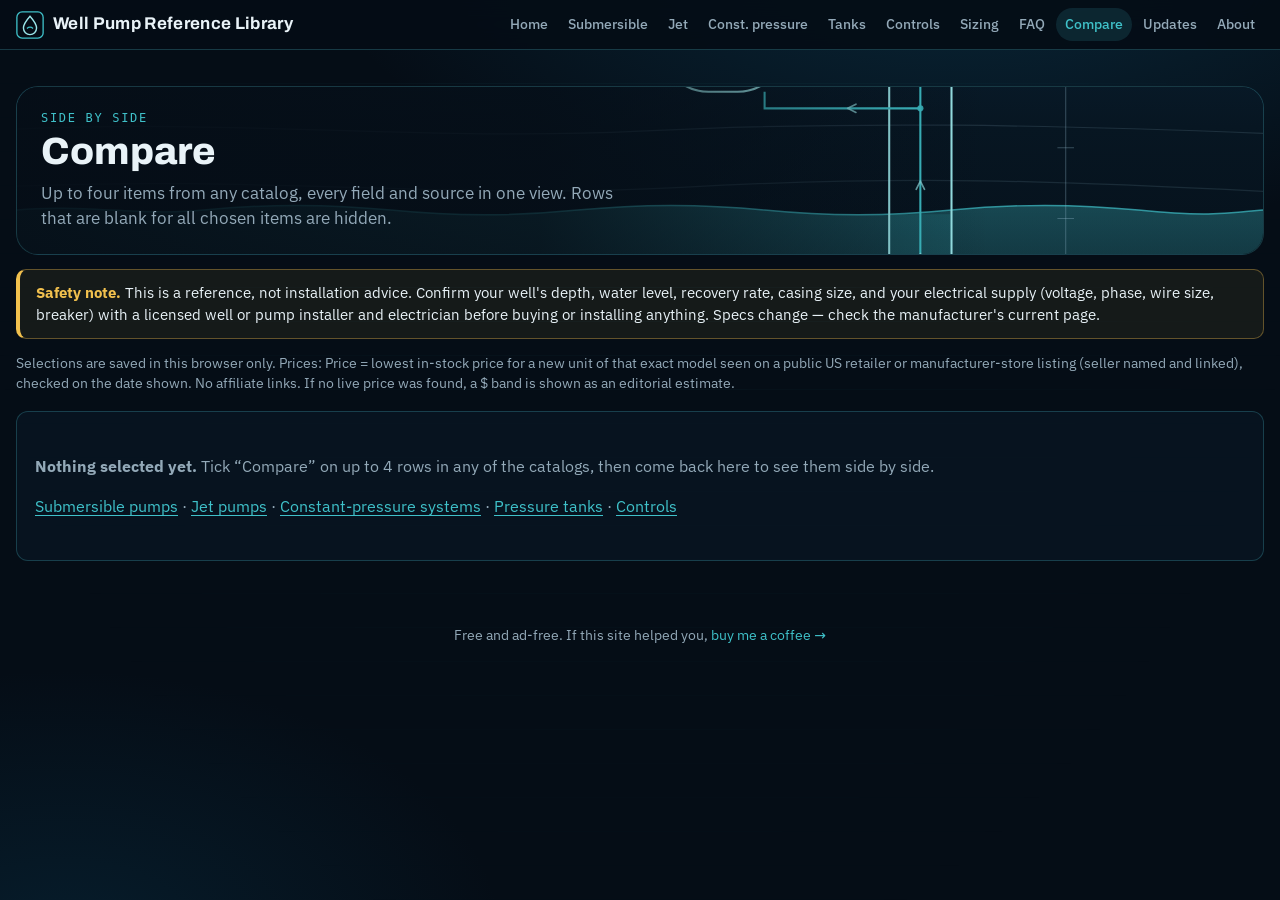
<file: compare.html>
<!doctype html>
<html lang="en">
<head>
<meta charset="utf-8">
<meta name="viewport" content="width=device-width,initial-scale=1,viewport-fit=cover">
<title>Compare well pumps side by side · Well Pump Reference Library</title>
<meta name="description" content="Compare up to four well pumps, tanks, or controls side by side: every spec, price source and official link in one table.">
<meta name="robots" content="index,follow,max-image-preview:large,max-snippet:-1">
<meta name="google-site-verification" content="DBsd4dRo6CszvxQNH2xXlYTnwq2I4v30uIsV_nwwEc8">
<meta name="msvalidate.01" content="77C3B18F4D942281667A47021926052C">
<link rel="canonical" href="https://wellpumpchart.pages.dev/compare">
<meta property="og:type" content="article">
<meta property="og:site_name" content="Well Pump Reference Library">
<meta property="og:locale" content="en_US">
<meta property="og:title" content="Compare well pumps side by side · Well Pump Reference Library">
<meta property="og:description" content="Compare up to four well pumps, tanks, or controls side by side: every spec, price source and official link in one table.">
<meta property="og:url" content="https://wellpumpchart.pages.dev/compare">
<meta property="og:image" content="https://wellpumpchart.pages.dev/og-image.png">
<meta property="og:image:width" content="1200">
<meta property="og:image:height" content="630">
<meta property="og:image:alt" content="Well Pump Reference Library: a well casing with a submersible pump, pressure tank and gauge in teal line art">
<meta name="twitter:card" content="summary_large_image">
<meta name="twitter:title" content="Compare well pumps side by side · Well Pump Reference Library">
<meta name="twitter:description" content="Compare up to four well pumps, tanks, or controls side by side: every spec, price source and official link in one table.">
<meta name="twitter:image" content="https://wellpumpchart.pages.dev/og-image.png">
<link rel="icon" href="favicon.ico" sizes="any">
<link rel="icon" href="favicon.svg" type="image/svg+xml">
<link rel="apple-touch-icon" href="apple-touch-icon.png">
<link rel="preload" href="fonts/ibm-plex-sans-latin.woff2" as="font" type="font/woff2" crossorigin>
<link rel="preload" href="fonts/archivo-latin.woff2" as="font" type="font/woff2" crossorigin>
<link rel="stylesheet" href="theme.css?v=20261124a">
<script type="application/ld+json">{"@context": "https://schema.org", "@type": "BreadcrumbList", "itemListElement": [{"@type": "ListItem", "position": 1, "name": "Home", "item": "https://wellpumpchart.pages.dev/"}, {"@type": "ListItem", "position": 2, "name": "Compare", "item": "https://wellpumpchart.pages.dev/compare"}]}</script>
</head>
<body data-page="compare">
<div class="page-bg"></div>
<a class="skip" href="#main">Skip to content</a>
<nav class="topnav" aria-label="Primary">
  <div class="inner">
    <a class="brand" href="index.html">
      <svg width="28" height="28" viewBox="0 0 32 32" aria-hidden="true"><rect x="1" y="1" width="30" height="30" rx="6" fill="none" stroke="#3fc1c9" stroke-width="1.5"/><path d="M16 6 C16 6 8.5 14.5 8.5 19.5 a7.5 7.5 0 0 0 15 0 C23.5 14.5 16 6 16 6 Z" fill="none" stroke="#9be7ea" stroke-width="1.6"/><path d="M12.5 20 q3.5 -3 7 0" fill="none" stroke="#3fc1c9" stroke-width="1.5"/></svg>
      Well Pump Reference Library
    </a>
    <button type="button" class="nav-toggle" aria-expanded="false" aria-controls="primary-nav" aria-label="Open menu">☰ Menu</button>
    <ul class="nav-links" id="primary-nav"><li><a href="index.html">Home</a></li><li><a href="submersible.html">Submersible</a></li><li><a href="jet.html">Jet</a></li><li><a href="constant-pressure.html">Const. pressure</a></li><li><a href="tanks.html">Tanks</a></li><li><a href="controls.html">Controls</a></li><li><a href="sizing.html">Sizing</a></li><li><a href="faq.html">FAQ</a></li><li><a href="compare.html" aria-current="page">Compare <span class="cmp-n" hidden>0</span></a></li><li><a href="updates.html">Updates</a></li><li><a href="index.html#about">About</a></li></ul>
  </div>
</nav>
<main>
<div class="wrap chart-wrap" id="main">
<header class="hero compact">
  <div class="hero-art"><svg class="hero-svg" viewBox="0 0 1200 420" preserveAspectRatio="xMaxYMid slice" aria-hidden="true">
  <defs>
    <linearGradient id="hsky" x1="0" y1="0" x2="0" y2="1">
      <stop offset="0%" stop-color="#0a2236"/>
      <stop offset="40%" stop-color="#071622"/>
      <stop offset="100%" stop-color="#050d16"/>
    </linearGradient>
    <linearGradient id="hwater" x1="0" y1="0" x2="0" y2="1">
      <stop offset="0%" stop-color="#3fc1c9" stop-opacity="0.30"/>
      <stop offset="100%" stop-color="#3fc1c9" stop-opacity="0.04"/>
    </linearGradient>
  </defs>
  <rect width="1200" height="420" fill="url(#hsky)"/>
  <!-- ground line and soil strata -->
  <g fill="none" stroke="#8fb4c8" stroke-width="1.2">
    <path d="M0,120 L1200,120" stroke-opacity="0.5"/>
    <path d="M0,170 C200,160 400,182 600,172 S1000,166 1200,174" stroke-opacity="0.16"/>
    <path d="M0,225 C240,215 420,238 640,226 S1000,220 1200,230" stroke-opacity="0.14"/>
    <path d="M0,300 C220,292 440,312 660,300 S1000,296 1200,304" stroke-opacity="0.12"/>
    <path d="M0,370 C260,362 460,380 700,368 S1020,364 1200,372" stroke-opacity="0.10"/>
  </g>
  <!-- water table -->
  <path d="M0,248 C60,242 120,254 180,248 S300,242 360,248 S480,254 540,248 S660,242 720,248 S840,254 900,248 S1020,242 1080,248 S1160,252 1200,248 L1200,420 L0,420 Z" fill="url(#hwater)"/>
  <path d="M0,248 C60,242 120,254 180,248 S300,242 360,248 S480,254 540,248 S660,242 720,248 S840,254 900,248 S1020,242 1080,248 S1160,252 1200,248" fill="none" stroke="#3fc1c9" stroke-opacity="0.7" stroke-width="1.4"/>
  <!-- well casing -->
  <g fill="none" stroke="#9be7ea" stroke-width="2">
    <path d="M840,112 L840,392"/>
    <path d="M900,112 L900,392"/>
    <path d="M830,112 L910,112"/>
    <path d="M840,392 L900,392" stroke-dasharray="4 5" stroke-opacity="0.5"/>
  </g>
  <!-- water inside casing -->
  <rect x="841" y="252" width="58" height="140" fill="#3fc1c9" fill-opacity="0.12"/>
  <!-- drop pipe and submersible pump -->
  <g fill="none" stroke="#3fc1c9" stroke-width="2">
    <path d="M870,112 L870,318"/>
    <rect x="855" y="318" width="30" height="46" rx="5"/>
    <path d="M855,332 L885,332 M855,344 L885,344" stroke-opacity="0.6"/>
    <rect x="859" y="364" width="22" height="22" rx="4"/>
  </g>
  <!-- pitless line to house, pressure tank, gauge, switch -->
  <g fill="none" stroke="#3fc1c9" stroke-width="2">
    <path d="M870,150 L720,150 L720,134"/>
    <rect x="620" y="42" width="120" height="92" rx="46" stroke="#9be7ea"/>
    <path d="M560,92 L620,92"/>
    <circle cx="540" cy="92" r="20"/>
    <path d="M540,92 L551,81" stroke-width="2"/>
    <rect x="490" y="62" width="30" height="24" rx="3" stroke-opacity="0.7"/>
    <path d="M520,74 L520,92 L520,92" stroke-opacity="0.5"/>
  </g>
  <g fill="#3fc1c9" fill-opacity="0.9">
    <circle cx="540" cy="92" r="2.6"/>
    <circle cx="870" cy="150" r="3"/>
  </g>
  <!-- flow arrows -->
  <g fill="none" stroke="#9be7ea" stroke-opacity="0.7" stroke-width="1.6" stroke-linecap="round" stroke-linejoin="round">
    <path d="M870,290 l-4,8 m4,-8 l4,8"/>
    <path d="M870,220 l-4,8 m4,-8 l4,8"/>
    <path d="M800,150 l8,-4 m-8,4 l8,4"/>
  </g>
  <!-- well cap tick marks and depth scale -->
  <g stroke="#8fb4c8" stroke-opacity="0.35" stroke-width="1">
    <path d="M1010,120 L1010,392"/>
    <path d="M1002,120 L1018,120 M1002,188 L1018,188 M1002,256 L1018,256 M1002,324 L1018,324 M1002,392 L1018,392"/>
  </g>
</svg>
</div>
  <div class="hero-copy">
    <span class="eyebrow">Side by side</span>
    <h1>Compare</h1>
    <p class="lede">Up to four items from any catalog, every field and source in one view. Rows that are blank for all chosen items are hidden.</p>
    
  </div>
</header>
<aside class="safety" role="note"><strong>Safety note.</strong> This is a reference, not installation advice. Confirm your well&#x27;s depth, water level, recovery rate, casing size, and your electrical supply (voltage, phase, wire size, breaker) with a licensed well or pump installer and electrician before buying or installing anything. Specs change — check the manufacturer&#x27;s current page.</aside>
  <div class="cmp-actions"><button type="button" class="btn" id="cmp-clear" hidden>Clear all</button>
    <span class="count">Selections are saved in this browser only. Prices: Price = lowest in-stock price for a new unit of that exact model seen on a public US retailer or manufacturer-store listing (seller named and linked), checked on the date shown. No affiliate links. If no live price was found, a $ band is shown as an editorial estimate.</span></div>
  <div class="cmp-wrap" id="cmp-root" aria-live="polite"><div class="cmp-empty">Loading…</div></div>
</div>
</main>
<footer class="site-footer">
<p class="kofi">Free and ad-free. If this site helped you, <a href="https://ko-fi.com/marcustravis" target="_blank" rel="noopener">buy me a coffee →</a></p>
</footer>
<script>
(function () {
  function syncNavH() {
    var nav = document.querySelector(".topnav");
    if (!nav) return;
    document.documentElement.style.setProperty("--nav-h", Math.ceil(nav.getBoundingClientRect().height) + "px");
  }
  syncNavH();
  window.addEventListener("resize", syncNavH);
  if (window.ResizeObserver && document.querySelector(".topnav")) {
    new ResizeObserver(syncNavH).observe(document.querySelector(".topnav"));
  }
})();
</script>
<script src="compare.js?v=20261124a"></script>
<script src="nav.js?v=20261124a"></script>
<script src="data.js?v=20261124a"></script>
<!-- Cloudflare Web Analytics --><script type='module' src='https://static.cloudflareinsights.com/beacon.min.js' data-cf-beacon='{"token": "77996a705a3343ec9fd576f961e5d874"}'></script><!-- End Cloudflare Web Analytics -->
</body>
</html>
</file>
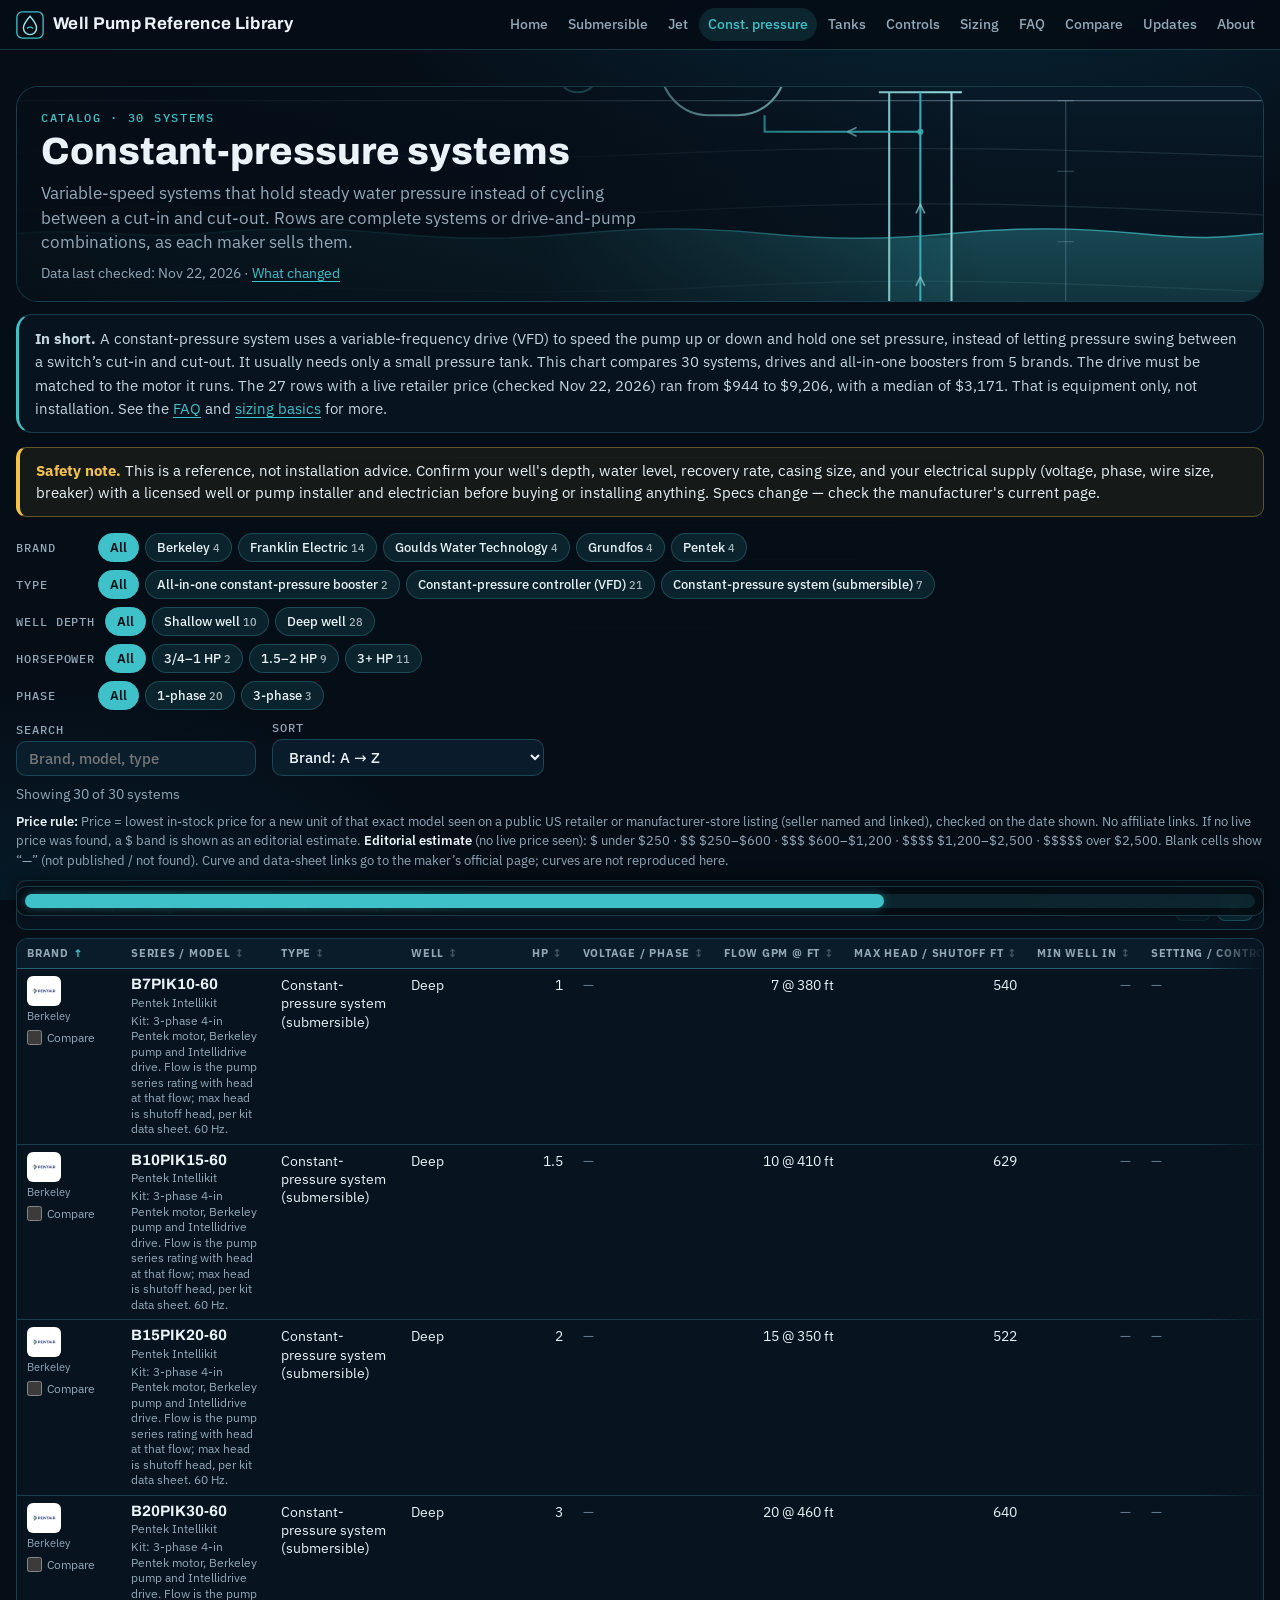
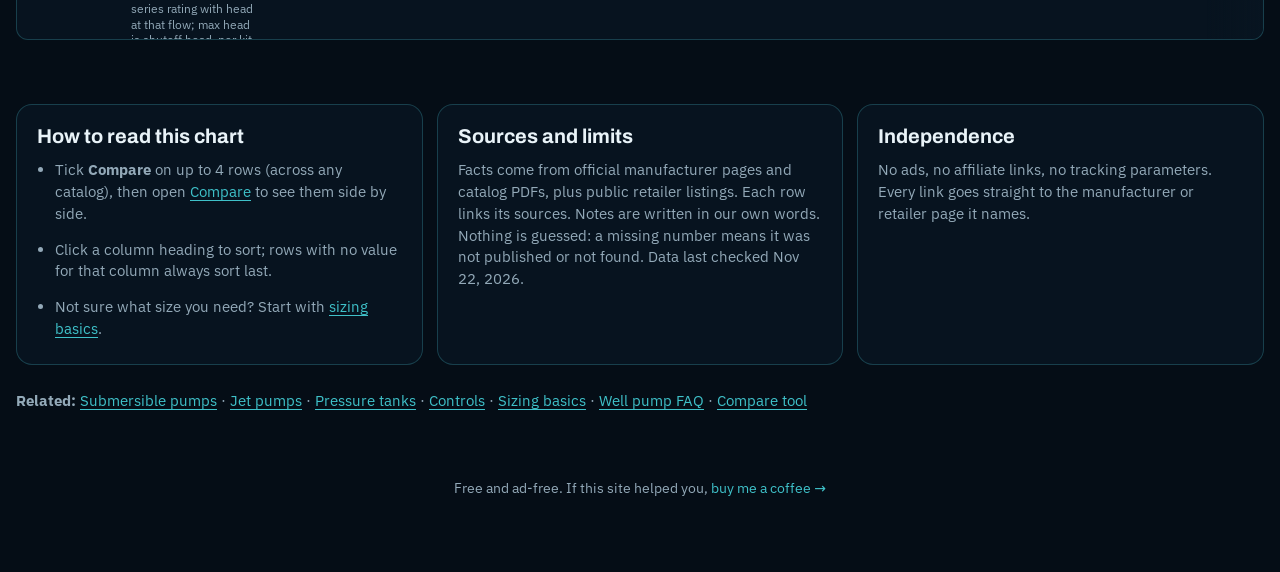
<file: constant-pressure.html>
<!doctype html>
<html lang="en">
<head>
<meta charset="utf-8">
<meta name="viewport" content="width=device-width,initial-scale=1,viewport-fit=cover">
<title>Constant-Pressure Well Pump Systems Compared (30 models) · Well Pump Reference Library</title>
<meta name="description" content="Compare constant-pressure well water systems — variable-speed drives and matched pumps from Grundfos, Franklin, Goulds, Pentair and others — by HP, voltage, flow, pressure and price.">
<meta name="robots" content="index,follow,max-image-preview:large,max-snippet:-1">
<meta name="google-site-verification" content="DBsd4dRo6CszvxQNH2xXlYTnwq2I4v30uIsV_nwwEc8">
<meta name="msvalidate.01" content="77C3B18F4D942281667A47021926052C">
<link rel="canonical" href="https://wellpumpchart.pages.dev/constant-pressure">
<meta property="og:type" content="article">
<meta property="og:site_name" content="Well Pump Reference Library">
<meta property="og:locale" content="en_US">
<meta property="og:title" content="Constant-Pressure Well Pump Systems Compared (30 models) · Well Pump Reference Library">
<meta property="og:description" content="Compare constant-pressure well water systems — variable-speed drives and matched pumps from Grundfos, Franklin, Goulds, Pentair and others — by HP, voltage, flow, pressure and price.">
<meta property="og:url" content="https://wellpumpchart.pages.dev/constant-pressure">
<meta property="og:image" content="https://wellpumpchart.pages.dev/og-image.png">
<meta property="og:image:width" content="1200">
<meta property="og:image:height" content="630">
<meta property="og:image:alt" content="Well Pump Reference Library: a well casing with a submersible pump, pressure tank and gauge in teal line art">
<meta name="twitter:card" content="summary_large_image">
<meta name="twitter:title" content="Constant-Pressure Well Pump Systems Compared (30 models) · Well Pump Reference Library">
<meta name="twitter:description" content="Compare constant-pressure well water systems — variable-speed drives and matched pumps from Grundfos, Franklin, Goulds, Pentair and others — by HP, voltage, flow, pressure and price.">
<meta name="twitter:image" content="https://wellpumpchart.pages.dev/og-image.png">
<link rel="icon" href="favicon.ico" sizes="any">
<link rel="icon" href="favicon.svg" type="image/svg+xml">
<link rel="apple-touch-icon" href="apple-touch-icon.png">
<link rel="preload" href="fonts/ibm-plex-sans-latin.woff2" as="font" type="font/woff2" crossorigin>
<link rel="preload" href="fonts/archivo-latin.woff2" as="font" type="font/woff2" crossorigin>
<link rel="stylesheet" href="theme.css?v=20261124a">
<script type="application/ld+json">{"@context": "https://schema.org", "@graph": [{"@type": "Dataset", "name": "Constant-Pressure Well Pump Systems Compared (30 models)", "description": "Compare constant-pressure well water systems — variable-speed drives and matched pumps from Grundfos, Franklin, Goulds, Pentair and others — by HP, voltage, flow, pressure and price. 30 rows. Specs from official manufacturer pages and catalog PDFs; prices from public US retailer listings with seller, link and check date, or an editorial $ band where no live price was seen. Data last checked Nov 22, 2026.", "url": "https://wellpumpchart.pages.dev/constant-pressure", "creator": {"@type": "Person", "name": "Marcus Travis"}, "publisher": {"@type": "Person", "name": "Marcus Travis"}, "dateModified": "2026-11-22", "isAccessibleForFree": true, "inLanguage": "en-US", "spatialCoverage": "United States", "keywords": ["Constant-pressure systems", "well pump", "comparison chart", "specifications", "prices"], "variableMeasured": ["Brand", "Series / model", "Type", "Well depth (shallow / deep)", "Horsepower", "Voltage and phase", "Flow (gpm) at stated head (ft)", "Maximum / shutoff head (ft)", "Minimum well diameter (in)", "Pressure setting / controls", "Maximum working pressure (psi)", "Warranty", "Price (USD) with source and check date", "Official product, curve and data sheet links"], "includedInDataCatalog": {"@type": "DataCatalog", "name": "Well Pump Reference Library", "url": "https://wellpumpchart.pages.dev/"}}, {"@type": "BreadcrumbList", "itemListElement": [{"@type": "ListItem", "position": 1, "name": "Home", "item": "https://wellpumpchart.pages.dev/"}, {"@type": "ListItem", "position": 2, "name": "Constant-pressure systems", "item": "https://wellpumpchart.pages.dev/constant-pressure"}]}, {"@type": "ItemList", "name": "Constant-pressure systems — Well Pump Reference Library", "numberOfItems": 30, "itemListElement": [{"@type": "ListItem", "position": 1, "name": "Goulds Water Technology 1AS15", "url": "https://wellpumpchart.pages.dev/constant-pressure#p-goulds-aquavar-solo2-1as15"}, {"@type": "ListItem", "position": 2, "name": "Goulds Water Technology 3AS20", "url": "https://wellpumpchart.pages.dev/constant-pressure#p-goulds-aquavar-solo2-3as20"}, {"@type": "ListItem", "position": 3, "name": "Goulds Water Technology 3AS30", "url": "https://wellpumpchart.pages.dev/constant-pressure#p-goulds-aquavar-solo2-3as30"}, {"@type": "ListItem", "position": 4, "name": "Goulds Water Technology 3AS50", "url": "https://wellpumpchart.pages.dev/constant-pressure#p-goulds-aquavar-solo2-3as50"}, {"@type": "ListItem", "position": 5, "name": "Franklin Electric SubDrive20 Connect (5870205313C)", "url": "https://wellpumpchart.pages.dev/constant-pressure#p-franklin-subdrive20-connect"}, {"@type": "ListItem", "position": 6, "name": "Franklin Electric SubDrive30 Connect (5870205403C)", "url": "https://wellpumpchart.pages.dev/constant-pressure#p-franklin-subdrive30-connect"}, {"@type": "ListItem", "position": 7, "name": "Franklin Electric SubDrive50 Connect (5870205503C)", "url": "https://wellpumpchart.pages.dev/constant-pressure#p-franklin-subdrive50-connect"}, {"@type": "ListItem", "position": 8, "name": "Franklin Electric SubDrive75 (5870203384)", "url": "https://wellpumpchart.pages.dev/constant-pressure#p-franklin-subdrive75-nema4"}, {"@type": "ListItem", "position": 9, "name": "Franklin Electric SubDrive100 (5870204104)", "url": "https://wellpumpchart.pages.dev/constant-pressure#p-franklin-subdrive100-nema4"}, {"@type": "ListItem", "position": 10, "name": "Franklin Electric SubDrive150 (5870204154)", "url": "https://wellpumpchart.pages.dev/constant-pressure#p-franklin-subdrive150-nema4"}, {"@type": "ListItem", "position": 11, "name": "Franklin Electric SubDrive300 (5870206300)", "url": "https://wellpumpchart.pages.dev/constant-pressure#p-franklin-subdrive300-nema4"}, {"@type": "ListItem", "position": 12, "name": "Franklin Electric MonoDrive XT (NEMA 4)", "url": "https://wellpumpchart.pages.dev/constant-pressure#p-franklin-monodrive-xt-nema4"}, {"@type": "ListItem", "position": 13, "name": "Franklin Electric UT2W (5870202003)", "url": "https://wellpumpchart.pages.dev/constant-pressure#p-franklin-subdrive-utility-ut2w"}, {"@type": "ListItem", "position": 14, "name": "Franklin Electric UT3P (5870202303)", "url": "https://wellpumpchart.pages.dev/constant-pressure#p-franklin-subdrive-utility-ut3p"}, {"@type": "ListItem", "position": 15, "name": "Franklin Electric QuickPAK (motor + pump + drive packages; catalog lists 5-90 gpm)", "url": "https://wellpumpchart.pages.dev/constant-pressure#p-franklin-subdrive-quickpak"}, {"@type": "ListItem", "position": 16, "name": "Franklin Electric SDCP-SUB0723", "url": "https://wellpumpchart.pages.dev/constant-pressure#p-franklin-sdcp-sub0723"}, {"@type": "ListItem", "position": 17, "name": "Franklin Electric SDCP-SUB1523", "url": "https://wellpumpchart.pages.dev/constant-pressure#p-franklin-sdcp-sub1523"}, {"@type": "ListItem", "position": 18, "name": "Franklin Electric SDCP-SUB2043", "url": "https://wellpumpchart.pages.dev/constant-pressure#p-franklin-sdcp-sub2043"}, {"@type": "ListItem", "position": 19, "name": "Pentek PID10", "url": "https://wellpumpchart.pages.dev/constant-pressure#p-pentek-intellidrive-pid10"}, {"@type": "ListItem", "position": 20, "name": "Pentek PID20", "url": "https://wellpumpchart.pages.dev/constant-pressure#p-pentek-intellidrive-pid20"}, {"@type": "ListItem", "position": 21, "name": "Pentek PID30", "url": "https://wellpumpchart.pages.dev/constant-pressure#p-pentek-intellidrive-pid30"}, {"@type": "ListItem", "position": 22, "name": "Pentek PID50", "url": "https://wellpumpchart.pages.dev/constant-pressure#p-pentek-intellidrive-pid50"}, {"@type": "ListItem", "position": 23, "name": "Berkeley B7PIK10-60", "url": "https://wellpumpchart.pages.dev/constant-pressure#p-berkeley-b7pik10-60"}, {"@type": "ListItem", "position": 24, "name": "Berkeley B10PIK15-60", "url": "https://wellpumpchart.pages.dev/constant-pressure#p-berkeley-b10pik15-60"}, {"@type": "ListItem", "position": 25, "name": "Berkeley B15PIK20-60", "url": "https://wellpumpchart.pages.dev/constant-pressure#p-berkeley-b15pik20-60"}, {"@type": "ListItem", "position": 26, "name": "Berkeley B20PIK30-60", "url": "https://wellpumpchart.pages.dev/constant-pressure#p-berkeley-b20pik30-60"}, {"@type": "ListItem", "position": 27, "name": "Grundfos 5 SQE family (e.g. 5SQE05-90, 5SQE07-270, 5SQE10-360)", "url": "https://wellpumpchart.pages.dev/constant-pressure#p-grundfos-5sqe"}, {"@type": "ListItem", "position": 28, "name": "Grundfos 10 SQE family", "url": "https://wellpumpchart.pages.dev/constant-pressure#p-grundfos-10sqe"}, {"@type": "ListItem", "position": 29, "name": "Grundfos SCALA2 3-45 1x115V 60 Hz (93013251)", "url": "https://wellpumpchart.pages.dev/constant-pressure#p-grundfos-scala2-3-45-93013251"}, {"@type": "ListItem", "position": 30, "name": "Grundfos SCALA2 3-45 1x208-230V 60 Hz (93013250)", "url": "https://wellpumpchart.pages.dev/constant-pressure#p-grundfos-scala2-3-45-93013250"}]}]}</script>
</head>
<body>
<div class="page-bg"></div>
<a class="skip" href="#main">Skip to content</a>
<nav class="topnav" aria-label="Primary">
  <div class="inner">
    <a class="brand" href="index.html">
      <svg width="28" height="28" viewBox="0 0 32 32" aria-hidden="true"><rect x="1" y="1" width="30" height="30" rx="6" fill="none" stroke="#3fc1c9" stroke-width="1.5"/><path d="M16 6 C16 6 8.5 14.5 8.5 19.5 a7.5 7.5 0 0 0 15 0 C23.5 14.5 16 6 16 6 Z" fill="none" stroke="#9be7ea" stroke-width="1.6"/><path d="M12.5 20 q3.5 -3 7 0" fill="none" stroke="#3fc1c9" stroke-width="1.5"/></svg>
      Well Pump Reference Library
    </a>
    <button type="button" class="nav-toggle" aria-expanded="false" aria-controls="primary-nav" aria-label="Open menu">☰ Menu</button>
    <ul class="nav-links" id="primary-nav"><li><a href="index.html">Home</a></li><li><a href="submersible.html">Submersible</a></li><li><a href="jet.html">Jet</a></li><li><a href="constant-pressure.html" aria-current="page">Const. pressure</a></li><li><a href="tanks.html">Tanks</a></li><li><a href="controls.html">Controls</a></li><li><a href="sizing.html">Sizing</a></li><li><a href="faq.html">FAQ</a></li><li><a href="compare.html">Compare <span class="cmp-n" hidden>0</span></a></li><li><a href="updates.html">Updates</a></li><li><a href="index.html#about">About</a></li></ul>
  </div>
</nav>
<main>
<div class="wrap chart-wrap" id="main">
<header class="hero compact">
  <div class="hero-art"><svg class="hero-svg" viewBox="0 0 1200 420" preserveAspectRatio="xMaxYMid slice" aria-hidden="true">
  <defs>
    <linearGradient id="hsky" x1="0" y1="0" x2="0" y2="1">
      <stop offset="0%" stop-color="#0a2236"/>
      <stop offset="40%" stop-color="#071622"/>
      <stop offset="100%" stop-color="#050d16"/>
    </linearGradient>
    <linearGradient id="hwater" x1="0" y1="0" x2="0" y2="1">
      <stop offset="0%" stop-color="#3fc1c9" stop-opacity="0.30"/>
      <stop offset="100%" stop-color="#3fc1c9" stop-opacity="0.04"/>
    </linearGradient>
  </defs>
  <rect width="1200" height="420" fill="url(#hsky)"/>
  <!-- ground line and soil strata -->
  <g fill="none" stroke="#8fb4c8" stroke-width="1.2">
    <path d="M0,120 L1200,120" stroke-opacity="0.5"/>
    <path d="M0,170 C200,160 400,182 600,172 S1000,166 1200,174" stroke-opacity="0.16"/>
    <path d="M0,225 C240,215 420,238 640,226 S1000,220 1200,230" stroke-opacity="0.14"/>
    <path d="M0,300 C220,292 440,312 660,300 S1000,296 1200,304" stroke-opacity="0.12"/>
    <path d="M0,370 C260,362 460,380 700,368 S1020,364 1200,372" stroke-opacity="0.10"/>
  </g>
  <!-- water table -->
  <path d="M0,248 C60,242 120,254 180,248 S300,242 360,248 S480,254 540,248 S660,242 720,248 S840,254 900,248 S1020,242 1080,248 S1160,252 1200,248 L1200,420 L0,420 Z" fill="url(#hwater)"/>
  <path d="M0,248 C60,242 120,254 180,248 S300,242 360,248 S480,254 540,248 S660,242 720,248 S840,254 900,248 S1020,242 1080,248 S1160,252 1200,248" fill="none" stroke="#3fc1c9" stroke-opacity="0.7" stroke-width="1.4"/>
  <!-- well casing -->
  <g fill="none" stroke="#9be7ea" stroke-width="2">
    <path d="M840,112 L840,392"/>
    <path d="M900,112 L900,392"/>
    <path d="M830,112 L910,112"/>
    <path d="M840,392 L900,392" stroke-dasharray="4 5" stroke-opacity="0.5"/>
  </g>
  <!-- water inside casing -->
  <rect x="841" y="252" width="58" height="140" fill="#3fc1c9" fill-opacity="0.12"/>
  <!-- drop pipe and submersible pump -->
  <g fill="none" stroke="#3fc1c9" stroke-width="2">
    <path d="M870,112 L870,318"/>
    <rect x="855" y="318" width="30" height="46" rx="5"/>
    <path d="M855,332 L885,332 M855,344 L885,344" stroke-opacity="0.6"/>
    <rect x="859" y="364" width="22" height="22" rx="4"/>
  </g>
  <!-- pitless line to house, pressure tank, gauge, switch -->
  <g fill="none" stroke="#3fc1c9" stroke-width="2">
    <path d="M870,150 L720,150 L720,134"/>
    <rect x="620" y="42" width="120" height="92" rx="46" stroke="#9be7ea"/>
    <path d="M560,92 L620,92"/>
    <circle cx="540" cy="92" r="20"/>
    <path d="M540,92 L551,81" stroke-width="2"/>
    <rect x="490" y="62" width="30" height="24" rx="3" stroke-opacity="0.7"/>
    <path d="M520,74 L520,92 L520,92" stroke-opacity="0.5"/>
  </g>
  <g fill="#3fc1c9" fill-opacity="0.9">
    <circle cx="540" cy="92" r="2.6"/>
    <circle cx="870" cy="150" r="3"/>
  </g>
  <!-- flow arrows -->
  <g fill="none" stroke="#9be7ea" stroke-opacity="0.7" stroke-width="1.6" stroke-linecap="round" stroke-linejoin="round">
    <path d="M870,290 l-4,8 m4,-8 l4,8"/>
    <path d="M870,220 l-4,8 m4,-8 l4,8"/>
    <path d="M800,150 l8,-4 m-8,4 l8,4"/>
  </g>
  <!-- well cap tick marks and depth scale -->
  <g stroke="#8fb4c8" stroke-opacity="0.35" stroke-width="1">
    <path d="M1010,120 L1010,392"/>
    <path d="M1002,120 L1018,120 M1002,188 L1018,188 M1002,256 L1018,256 M1002,324 L1018,324 M1002,392 L1018,392"/>
  </g>
</svg>
</div>
  <div class="hero-copy">
    <span class="eyebrow">Catalog · 30 systems</span>
    <h1>Constant-pressure systems</h1>
    <p class="lede">Variable-speed systems that hold steady water pressure instead of cycling between a cut-in and cut-out. Rows are complete systems or drive-and-pump combinations, as each maker sells them.</p>
    <p class="checked">Data last checked: <time datetime="2026-11-22">Nov 22, 2026</time> · <a href="updates.html">What changed</a></p>
  </div>
</header>
<section class="answer" aria-label="In short"><p><strong>In short.</strong> A constant-pressure system uses a variable-frequency drive (VFD) to speed the pump up or down and hold one set pressure, instead of letting pressure swing between a switch’s cut-in and cut-out. It usually needs only a small pressure tank. This chart compares 30 systems, drives and all-in-one boosters from 5 brands. The drive must be matched to the motor it runs. The 27 rows with a live retailer price (checked Nov 22, 2026) ran from $944 to $9,206, with a median of $3,171. That is equipment only, not installation. See the <a href="faq.html">FAQ</a> and <a href="sizing.html">sizing basics</a> for more.</p></section>
<aside class="safety" role="note"><strong>Safety note.</strong> This is a reference, not installation advice. Confirm your well&#x27;s depth, water level, recovery rate, casing size, and your electrical supply (voltage, phase, wire size, breaker) with a licensed well or pump installer and electrician before buying or installing anything. Specs change — check the manufacturer&#x27;s current page.</aside>
  <div class="toolbar">
    <div class="fgroups" id="fgroups"><div class="fgroup"><span class="flabel">Brand</span><div class="chips" role="group" aria-label="Brand"><button type="button" class="chip" data-g="brand" data-v="" aria-pressed="true">All</button><button type="button" class="chip" data-g="brand" data-v="Berkeley" aria-pressed="false">Berkeley<small>4</small></button><button type="button" class="chip" data-g="brand" data-v="Franklin Electric" aria-pressed="false">Franklin Electric<small>14</small></button><button type="button" class="chip" data-g="brand" data-v="Goulds Water Technology" aria-pressed="false">Goulds Water Technology<small>4</small></button><button type="button" class="chip" data-g="brand" data-v="Grundfos" aria-pressed="false">Grundfos<small>4</small></button><button type="button" class="chip" data-g="brand" data-v="Pentek" aria-pressed="false">Pentek<small>4</small></button></div></div><div class="fgroup"><span class="flabel">Type</span><div class="chips" role="group" aria-label="Type"><button type="button" class="chip" data-g="type" data-v="" aria-pressed="true">All</button><button type="button" class="chip" data-g="type" data-v="All-in-one constant-pressure booster" aria-pressed="false">All-in-one constant-pressure booster<small>2</small></button><button type="button" class="chip" data-g="type" data-v="Constant-pressure controller (VFD)" aria-pressed="false">Constant-pressure controller (VFD)<small>21</small></button><button type="button" class="chip" data-g="type" data-v="Constant-pressure system (submersible)" aria-pressed="false">Constant-pressure system (submersible)<small>7</small></button></div></div><div class="fgroup"><span class="flabel">Well depth</span><div class="chips" role="group" aria-label="Well depth"><button type="button" class="chip" data-g="well" data-v="" aria-pressed="true">All</button><button type="button" class="chip" data-g="well" data-v="shallow" aria-pressed="false">Shallow well<small>10</small></button><button type="button" class="chip" data-g="well" data-v="deep" aria-pressed="false">Deep well<small>28</small></button></div></div><div class="fgroup"><span class="flabel">Horsepower</span><div class="chips" role="group" aria-label="Horsepower"><button type="button" class="chip" data-g="hp" data-v="" aria-pressed="true">All</button><button type="button" class="chip" data-g="hp" data-v="1" aria-pressed="false">3/4–1 HP<small>2</small></button><button type="button" class="chip" data-g="hp" data-v="2" aria-pressed="false">1.5–2 HP<small>9</small></button><button type="button" class="chip" data-g="hp" data-v="3" aria-pressed="false">3+ HP<small>11</small></button></div></div><div class="fgroup"><span class="flabel">Phase</span><div class="chips" role="group" aria-label="Phase"><button type="button" class="chip" data-g="phase" data-v="" aria-pressed="true">All</button><button type="button" class="chip" data-g="phase" data-v="1" aria-pressed="false">1-phase<small>20</small></button><button type="button" class="chip" data-g="phase" data-v="3" aria-pressed="false">3-phase<small>3</small></button></div></div></div>
    <div class="tools">
      <label class="search">Search
        <input type="search" id="search" placeholder="Brand, model, type" autocomplete="off">
      </label>
      <label class="sort">Sort
        <select id="sort"></select>
      </label>
    </div>
  </div>
  <p class="count" id="count" aria-live="polite">Showing 30 of 30 systems</p>
  <p class="table-caption" id="cap"><strong>Price rule:</strong> Price = lowest in-stock price for a new unit of that exact model seen on a public US retailer or manufacturer-store listing (seller named and linked), checked on the date shown. No affiliate links. If no live price was found, a $ band is shown as an editorial estimate. <strong>Editorial estimate</strong> (no live price seen): $ under $250 · $$ $250–$600 · $$$ $600–$1,200 · $$$$ $1,200–$2,500 · $$$$$ over $2,500. Blank cells show “—” (not published / not found). Curve and data-sheet links go to the maker’s official page; curves are not reproduced here.</p>
  <div class="table-box">
    <table class="chart" aria-describedby="cap">
      <caption class="sr-only">Constant-pressure systems: one row per model</caption>
      <thead><tr><th scope="col"><button type="button" class="th-btn" data-k="brand">Brand</button></th><th scope="col"><button type="button" class="th-btn" data-k="model">Series / model</button></th><th scope="col"><button type="button" class="th-btn" data-k="type">Type</button></th><th scope="col"><button type="button" class="th-btn" data-k="well">Well</button></th><th class="num" scope="col"><button type="button" class="th-btn" data-k="hp">HP</button></th><th scope="col"><button type="button" class="th-btn" data-k="vp">Voltage / phase</button></th><th class="num" scope="col"><button type="button" class="th-btn" data-k="flow">Flow gpm @ ft</button></th><th class="num" scope="col"><button type="button" class="th-btn" data-k="maxhead">Max head / shutoff ft</button></th><th class="num" scope="col"><button type="button" class="th-btn" data-k="minwell">Min well in</button></th><th scope="col"><button type="button" class="th-btn" data-k="setting">Setting / controls</button></th><th class="num" scope="col"><button type="button" class="th-btn" data-k="maxpsi">Max psi</button></th><th scope="col"><button type="button" class="th-btn" data-k="warranty">Warranty</button></th><th scope="col"><button type="button" class="th-btn" data-k="price">Price</button></th><th scope="col">Links</th></tr></thead>
      <tbody id="rows"></tbody>
    </table>
  </div>
  <div class="notes">
    <section><h2>How to read this chart</h2><ul>
      <li>Tick <strong>Compare</strong> on up to 4 rows (across any catalog), then open <a href="compare.html">Compare</a> to see them side by side.</li>
      <li>Click a column heading to sort; rows with no value for that column always sort last.</li>
      <li>Not sure what size you need? Start with <a href="sizing.html">sizing basics</a>.</li>
    </ul></section>
    <section><h2>Sources and limits</h2>
      <p>Facts come from official manufacturer pages and catalog PDFs, plus public retailer listings. Each row links its sources. Notes are written in our own words. Nothing is guessed: a missing number means it was not published or not found. Data last checked Nov 22, 2026.</p></section>
    <section><h2>Independence</h2>
      <p>No ads, no affiliate links, no tracking parameters. Every link goes straight to the manufacturer or retailer page it names.</p></section>
  </div>
<nav class="related" aria-label="Related pages"><strong>Related:</strong> <a href="submersible.html">Submersible pumps</a> · <a href="jet.html">Jet pumps</a> · <a href="tanks.html">Pressure tanks</a> · <a href="controls.html">Controls</a> · <a href="sizing.html">Sizing basics</a> · <a href="faq.html">Well pump FAQ</a> · <a href="compare.html">Compare tool</a></nav>
</div>
</main>
<footer class="site-footer">
<p class="kofi">Free and ad-free. If this site helped you, <a href="https://ko-fi.com/marcustravis" target="_blank" rel="noopener">buy me a coffee →</a></p>
</footer>
<script>
(function () {
  function syncNavH() {
    var nav = document.querySelector(".topnav");
    if (!nav) return;
    document.documentElement.style.setProperty("--nav-h", Math.ceil(nav.getBoundingClientRect().height) + "px");
  }
  syncNavH();
  window.addEventListener("resize", syncNavH);
  if (window.ResizeObserver && document.querySelector(".topnav")) {
    new ResizeObserver(syncNavH).observe(document.querySelector(".topnav"));
  }
})();
</script>
<script src="compare.js?v=20261124a"></script>
<script src="nav.js?v=20261124a"></script>
<script src="app.js?v=20261124a"></script>
<script src="scroll-hint.js?v=20261124a"></script>
<script>
const DATA = [{"id": "goulds-aquavar-solo2-1as15", "brand": "Goulds Water Technology", "series": "Aquavar SOLO2", "model": "1AS15", "type": "Constant-pressure controller (VFD)", "well": ["deep"], "hp": null, "voltage": "230 V", "phase": "1", "flow_gpm": null, "flow_at_ft": null, "max_head_ft": null, "min_well_in": null, "tank_gal": null, "drawdown_gal": null, "drawdown_note": null, "max_psi": null, "setting": "Setpoint 20-85 psi with the standard 100 psi transducer", "warranty": null, "price_usd": 2152.33, "price_source": "KG Power Systems", "price_url": "https://store.kgpowersystems.com/products/1as15-goulds-aquavar-solo-1phin-1phout-2hp", "price_checked": "2026-11-22", "price_scale": null, "product_url": null, "curve_url": "https://www.xylem.com/siteassets/brand/goulds-water-technology/resources/technical-brochure/baqsolo2.pdf", "spec_url": "https://www.xylem.com/siteassets/brand/goulds-water-technology/resources/technical-brochure/baqsolo2.pdf", "notes": "Single-phase output for 1/2-2 hp 2- or 3-wire motors. 60 Hz, NEMA 3R. Tank size not stated.", "rid": "p-goulds-aquavar-solo2-1as15", "_icon": "icons/goulds-water-technology.png"}, {"id": "goulds-aquavar-solo2-3as20", "brand": "Goulds Water Technology", "series": "Aquavar SOLO2", "model": "3AS20", "type": "Constant-pressure controller (VFD)", "well": ["deep"], "hp": 2, "voltage": "230 V", "phase": "1", "flow_gpm": null, "flow_at_ft": null, "max_head_ft": null, "min_well_in": null, "tank_gal": null, "drawdown_gal": null, "drawdown_note": null, "max_psi": null, "setting": "Setpoint 20-85 psi with the standard 100 psi transducer", "warranty": null, "price_usd": 1881.0, "price_source": "KG Power Systems", "price_url": "https://store.kgpowersystems.com/products/3as20-goulds-aquavar-solo-cntrlr-2hp-kit", "price_checked": "2026-11-22", "price_scale": null, "product_url": null, "curve_url": "https://www.xylem.com/siteassets/brand/goulds-water-technology/resources/technical-brochure/baqsolo2.pdf", "spec_url": "https://www.xylem.com/siteassets/brand/goulds-water-technology/resources/technical-brochure/baqsolo2.pdf", "notes": "Single-phase 230 V in, 3-phase out; motors 3/4-2 hp (hp shown = top). Tank size not stated.", "rid": "p-goulds-aquavar-solo2-3as20", "_icon": "icons/goulds-water-technology.png"}, {"id": "goulds-aquavar-solo2-3as30", "brand": "Goulds Water Technology", "series": "Aquavar SOLO2", "model": "3AS30", "type": "Constant-pressure controller (VFD)", "well": ["deep"], "hp": 3, "voltage": "230 V", "phase": "1", "flow_gpm": null, "flow_at_ft": null, "max_head_ft": null, "min_well_in": null, "tank_gal": null, "drawdown_gal": null, "drawdown_note": null, "max_psi": null, "setting": "Setpoint 20-85 psi with the standard 100 psi transducer", "warranty": null, "price_usd": 3027.94, "price_source": "KG Power Systems", "price_url": "https://store.kgpowersystems.com/products/3as30-goulds-aquavar-solo-cntrlr-3hp-kit", "price_checked": "2026-11-22", "price_scale": null, "product_url": null, "curve_url": "https://www.xylem.com/siteassets/brand/goulds-water-technology/resources/technical-brochure/baqsolo2.pdf", "spec_url": "https://www.xylem.com/siteassets/brand/goulds-water-technology/resources/technical-brochure/baqsolo2.pdf", "notes": "Single-phase 230 V in, 3-phase out; motors 1.5-3 hp (hp shown = top). Tank size not stated.", "rid": "p-goulds-aquavar-solo2-3as30", "_icon": "icons/goulds-water-technology.png"}, {"id": "goulds-aquavar-solo2-3as50", "brand": "Goulds Water Technology", "series": "Aquavar SOLO2", "model": "3AS50", "type": "Constant-pressure controller (VFD)", "well": ["deep"], "hp": 5, "voltage": "230 V", "phase": "1", "flow_gpm": null, "flow_at_ft": null, "max_head_ft": null, "min_well_in": null, "tank_gal": null, "drawdown_gal": null, "drawdown_note": null, "max_psi": null, "setting": "Setpoint 20-100 psi with the standard 200 psi sensor", "warranty": null, "price_usd": 4520.27, "price_source": "KG Power Systems", "price_url": "https://store.kgpowersystems.com/products/3as50-goulds-pumps-aquavar-solo-variable-speed-constant-pressure-controller-with-transducer-230-volts-single-phase-input", "price_checked": "2026-11-22", "price_scale": null, "product_url": null, "curve_url": "https://www.xylem.com/siteassets/brand/goulds-water-technology/resources/technical-brochure/baqsolo2.pdf", "spec_url": "https://www.xylem.com/siteassets/brand/goulds-water-technology/resources/technical-brochure/baqsolo2.pdf", "notes": "Single-phase 230 V in, 3-phase out; motors 3-5 hp (hp shown = top). Tank size not stated.", "rid": "p-goulds-aquavar-solo2-3as50", "_icon": "icons/goulds-water-technology.png"}, {"id": "franklin-subdrive20-connect", "brand": "Franklin Electric", "series": "SubDrive Connect", "model": "SubDrive20 Connect (5870205313C)", "type": "Constant-pressure controller (VFD)", "well": ["deep", "shallow"], "hp": null, "voltage": null, "phase": null, "flow_gpm": null, "flow_at_ft": null, "max_head_ft": null, "min_well_in": null, "tank_gal": null, "drawdown_gal": null, "drawdown_note": null, "max_psi": null, "setting": null, "warranty": null, "price_usd": 4626.77, "price_source": "Supreme Water Sales", "price_url": "https://supremewatersales.com/products/5870205403-2", "price_checked": "2026-11-22", "price_scale": null, "product_url": "https://www.franklinwater.com/products/drives-starters-and-protection/variable-frequency-drives/subdrive-connect-variable-frequency-drive/", "curve_url": "https://fele.widen.net/content/h5gkio4aqg/pdf/M1762_SubDrive_Connect_Brochure.pdf", "spec_url": "https://fele.widen.net/content/h5gkio4aqg/pdf/M1762_SubDrive_Connect_Brochure.pdf", "notes": "Family covers 1/2-5 hp (1-phase 2- or 3-wire, or 3-phase motors); hp left blank. NEMA 3R, includes 100 psi transducer.", "rid": "p-franklin-subdrive20-connect", "_icon": null}, {"id": "franklin-subdrive30-connect", "brand": "Franklin Electric", "series": "SubDrive Connect", "model": "SubDrive30 Connect (5870205403C)", "type": "Constant-pressure controller (VFD)", "well": ["deep", "shallow"], "hp": null, "voltage": null, "phase": null, "flow_gpm": null, "flow_at_ft": null, "max_head_ft": null, "min_well_in": null, "tank_gal": null, "drawdown_gal": null, "drawdown_note": null, "max_psi": null, "setting": null, "warranty": null, "price_usd": 6818.4, "price_source": "Supreme Water Sales", "price_url": "https://supremewatersales.com/products/5870205403", "price_checked": "2026-11-22", "price_scale": null, "product_url": "https://www.franklinwater.com/products/drives-starters-and-protection/variable-frequency-drives/subdrive-connect-variable-frequency-drive/", "curve_url": "https://fele.widen.net/content/h5gkio4aqg/pdf/M1762_SubDrive_Connect_Brochure.pdf", "spec_url": "https://fele.widen.net/content/h5gkio4aqg/pdf/M1762_SubDrive_Connect_Brochure.pdf", "notes": "Family covers 1/2-5 hp (1-phase 2- or 3-wire, or 3-phase motors); hp left blank. NEMA 3R, includes 100 psi transducer.", "rid": "p-franklin-subdrive30-connect", "_icon": null}, {"id": "franklin-subdrive50-connect", "brand": "Franklin Electric", "series": "SubDrive Connect", "model": "SubDrive50 Connect (5870205503C)", "type": "Constant-pressure controller (VFD)", "well": ["deep", "shallow"], "hp": null, "voltage": null, "phase": null, "flow_gpm": null, "flow_at_ft": null, "max_head_ft": null, "min_well_in": null, "tank_gal": null, "drawdown_gal": null, "drawdown_note": null, "max_psi": null, "setting": null, "warranty": null, "price_usd": 8521.79, "price_source": "Supreme Water Sales", "price_url": "https://supremewatersales.com/products/5870205503c", "price_checked": "2026-11-22", "price_scale": null, "product_url": "https://www.franklinwater.com/products/drives-starters-and-protection/variable-frequency-drives/subdrive-connect-variable-frequency-drive/", "curve_url": "https://fele.widen.net/content/h5gkio4aqg/pdf/M1762_SubDrive_Connect_Brochure.pdf", "spec_url": "https://fele.widen.net/content/h5gkio4aqg/pdf/M1762_SubDrive_Connect_Brochure.pdf", "notes": "Family covers 1/2-5 hp (1-phase 2- or 3-wire, or 3-phase motors); hp left blank. NEMA 3R, includes 100 psi transducer.", "rid": "p-franklin-subdrive50-connect", "_icon": null}, {"id": "franklin-subdrive75-nema4", "brand": "Franklin Electric", "series": "SubDrive NEMA 4", "model": "SubDrive75 (5870203384)", "type": "Constant-pressure controller (VFD)", "well": ["deep"], "hp": 1.5, "voltage": "190-260 V", "phase": "1", "flow_gpm": null, "flow_at_ft": null, "max_head_ft": null, "min_well_in": null, "tank_gal": null, "drawdown_gal": null, "drawdown_note": null, "max_psi": null, "setting": "Adjustable 25-80 psi, factory 50 psi", "warranty": null, "price_usd": 3693.0, "price_source": "RC Worst", "price_url": "https://rcworst.com/products/franklin-electric-5870203384-subdrive-75-submersible-motor-constant-pressure-controller-nema4", "price_checked": "2026-11-22", "price_scale": null, "product_url": "https://www.franklinwater.com/products/drives-starters-and-protection/variable-frequency-drives/subdrivemonodrive-nema-4-variable-frequency-drive/", "curve_url": "https://fele.widen.net/content/ckp0n86isj/pdf/M5243_SubDrive_MonoDrive_NEMA_4_Brochure.pdf", "spec_url": "https://fele.widen.net/content/ckp0n86isj/pdf/M5243_SubDrive_MonoDrive_NEMA_4_Brochure.pdf", "notes": "For 3/4-1.5 hp pumps. Single-phase in, 3-phase out; NEMA 4. Works with small or existing tanks (hp shown = top of range).", "rid": "p-franklin-subdrive75-nema4", "_icon": null}, {"id": "franklin-subdrive100-nema4", "brand": "Franklin Electric", "series": "SubDrive NEMA 4", "model": "SubDrive100 (5870204104)", "type": "Constant-pressure controller (VFD)", "well": ["deep"], "hp": 2, "voltage": "190-260 V", "phase": "1", "flow_gpm": null, "flow_at_ft": null, "max_head_ft": null, "min_well_in": null, "tank_gal": null, "drawdown_gal": null, "drawdown_note": null, "max_psi": null, "setting": "Adjustable 25-80 psi, factory 50 psi", "warranty": null, "price_usd": 4239.0, "price_source": "RC Worst", "price_url": "https://rcworst.com/products/franklin-electric-5870204104-subdrive100-submersible-motor-constant-pressure-controller-nema4", "price_checked": "2026-11-22", "price_scale": null, "product_url": "https://www.franklinwater.com/products/drives-starters-and-protection/variable-frequency-drives/subdrivemonodrive-nema-4-variable-frequency-drive/", "curve_url": "https://fele.widen.net/content/ckp0n86isj/pdf/M5243_SubDrive_MonoDrive_NEMA_4_Brochure.pdf", "spec_url": "https://fele.widen.net/content/ckp0n86isj/pdf/M5243_SubDrive_MonoDrive_NEMA_4_Brochure.pdf", "notes": "For 1-2 hp pumps. Single-phase in, 3-phase out; NEMA 4. Works with small or existing tanks (hp shown = top of range).", "rid": "p-franklin-subdrive100-nema4", "_icon": null}, {"id": "franklin-subdrive150-nema4", "brand": "Franklin Electric", "series": "SubDrive NEMA 4", "model": "SubDrive150 (5870204154)", "type": "Constant-pressure controller (VFD)", "well": ["deep"], "hp": 3, "voltage": "190-260 V", "phase": "1", "flow_gpm": null, "flow_at_ft": null, "max_head_ft": null, "min_well_in": null, "tank_gal": null, "drawdown_gal": null, "drawdown_note": null, "max_psi": null, "setting": "Adjustable 25-80 psi, factory 50 psi", "warranty": null, "price_usd": 6005.0, "price_source": "RC Worst", "price_url": "https://rcworst.com/products/franklin-electric-5870204154-subdrive150-submersible-motor-constant-pressure-controller-nema4", "price_checked": "2026-11-22", "price_scale": null, "product_url": "https://www.franklinwater.com/products/drives-starters-and-protection/variable-frequency-drives/subdrivemonodrive-nema-4-variable-frequency-drive/", "curve_url": "https://fele.widen.net/content/ckp0n86isj/pdf/M5243_SubDrive_MonoDrive_NEMA_4_Brochure.pdf", "spec_url": "https://fele.widen.net/content/ckp0n86isj/pdf/M5243_SubDrive_MonoDrive_NEMA_4_Brochure.pdf", "notes": "For 1.5-3 hp pumps. Single-phase in, 3-phase out; NEMA 4. Works with small or existing tanks (hp shown = top of range).", "rid": "p-franklin-subdrive150-nema4", "_icon": null}, {"id": "franklin-subdrive300-nema4", "brand": "Franklin Electric", "series": "SubDrive NEMA 4", "model": "SubDrive300 (5870206300)", "type": "Constant-pressure controller (VFD)", "well": ["deep"], "hp": 5, "voltage": "220-260 V", "phase": "1", "flow_gpm": null, "flow_at_ft": null, "max_head_ft": null, "min_well_in": null, "tank_gal": null, "drawdown_gal": null, "drawdown_note": null, "max_psi": null, "setting": "Adjustable 25-80 psi, factory 50 psi", "warranty": null, "price_usd": 8800.0, "price_source": "RC Worst", "price_url": "https://rcworst.com/products/franklin-electric-5870206300-subdrive-300-submersible-motor-constant-pressure-controller-nema4", "price_checked": "2026-11-22", "price_scale": null, "product_url": "https://www.franklinwater.com/products/drives-starters-and-protection/variable-frequency-drives/subdrivemonodrive-nema-4-variable-frequency-drive/", "curve_url": "https://fele.widen.net/content/ckp0n86isj/pdf/M5243_SubDrive_MonoDrive_NEMA_4_Brochure.pdf", "spec_url": "https://fele.widen.net/content/ckp0n86isj/pdf/M5243_SubDrive_MonoDrive_NEMA_4_Brochure.pdf", "notes": "For 3-5 hp pumps. Single-phase in, 3-phase out; NEMA 4. Works with small or existing tanks (hp shown = top of range).", "rid": "p-franklin-subdrive300-nema4", "_icon": null}, {"id": "franklin-monodrive-xt-nema4", "brand": "Franklin Electric", "series": "MonoDrive NEMA 4", "model": "MonoDrive XT (NEMA 4)", "type": "Constant-pressure controller (VFD)", "well": ["deep"], "hp": 2, "voltage": "190-260 V", "phase": "1", "flow_gpm": null, "flow_at_ft": null, "max_head_ft": null, "min_well_in": null, "tank_gal": null, "drawdown_gal": null, "drawdown_note": null, "max_psi": null, "setting": "Adjustable 25-80 psi", "warranty": null, "price_usd": 4174.0, "price_source": "RC Worst", "price_url": "https://rcworst.com/products/franklin-electric-5870204114-monodrivext-submersible-motor-constant-pressure-controller-nema-4", "price_checked": "2026-11-22", "price_scale": null, "product_url": "https://www.franklinwater.com/products/drives-starters-and-protection/variable-frequency-drives/subdrivemonodrive-nema-4-variable-frequency-drive/", "curve_url": "https://fele.widen.net/content/ckp0n86isj/pdf/M5243_SubDrive_MonoDrive_NEMA_4_Brochure.pdf", "spec_url": "https://fele.widen.net/content/ckp0n86isj/pdf/M5243_SubDrive_MonoDrive_NEMA_4_Brochure.pdf", "notes": "Retrofit for 3-wire single-phase submersibles: replaces control box and pressure switch. XT version is rated for 1.5-2 hp motors (plain MonoDrive covers 1/2-1 hp). NEMA 4.", "rid": "p-franklin-monodrive-xt-nema4", "_icon": null}, {"id": "franklin-subdrive-utility-ut2w", "brand": "Franklin Electric", "series": "SubDrive Utility", "model": "UT2W (5870202003)", "type": "Constant-pressure controller (VFD)", "well": ["deep", "shallow"], "hp": 2, "voltage": "115/230 V", "phase": "1", "flow_gpm": null, "flow_at_ft": null, "max_head_ft": null, "min_well_in": null, "tank_gal": null, "drawdown_gal": null, "drawdown_note": null, "max_psi": null, "setting": null, "warranty": null, "price_usd": 2433.93, "price_source": "Supreme Water Sales", "price_url": "https://supremewatersales.com/products/subdrive_ut2w_-5870202003", "price_checked": "2026-11-22", "price_scale": null, "product_url": "https://www.franklinwater.com/products/drives-starters-and-protection/variable-frequency-drives/subdrive-utility-variable-frequency-drive/", "curve_url": "https://fele.widen.net/content/ovuozehwp2/pdf/M1784_SubDrive_Utility_Brochure.pdf", "spec_url": "https://www.franklinwater.com/products/drives-starters-and-protection/variable-frequency-drives/subdrive-utility-variable-frequency-drive/", "notes": "Utility line handles up to 2 hp on 115/230 V single-phase 2-wire, 230 V 3-wire or 3-phase systems. NEMA 3R, small tank.", "rid": "p-franklin-subdrive-utility-ut2w", "_icon": null}, {"id": "franklin-subdrive-utility-ut3p", "brand": "Franklin Electric", "series": "SubDrive Utility", "model": "UT3P (5870202303)", "type": "Constant-pressure controller (VFD)", "well": ["deep", "shallow"], "hp": 2, "voltage": null, "phase": null, "flow_gpm": null, "flow_at_ft": null, "max_head_ft": null, "min_well_in": null, "tank_gal": null, "drawdown_gal": null, "drawdown_note": null, "max_psi": null, "setting": null, "warranty": null, "price_usd": 2503.33, "price_source": "Supreme Water Sales", "price_url": "https://supremewatersales.com/products/subdrive_ut3p_5870202303", "price_checked": "2026-11-22", "price_scale": null, "product_url": "https://www.franklinwater.com/products/drives-starters-and-protection/variable-frequency-drives/subdrive-utility-variable-frequency-drive/", "curve_url": "https://fele.widen.net/content/ovuozehwp2/pdf/M1784_SubDrive_Utility_Brochure.pdf", "spec_url": "https://www.franklinwater.com/products/drives-starters-and-protection/variable-frequency-drives/subdrive-utility-variable-frequency-drive/", "notes": "Utility line handles up to 2 hp. NEMA 3R, small tank. Version with 100 psi transducer is 5870202303XD.", "rid": "p-franklin-subdrive-utility-ut3p", "_icon": null}, {"id": "franklin-subdrive-quickpak", "brand": "Franklin Electric", "series": "SubDrive QuickPAK", "model": "QuickPAK (motor + pump + drive packages; catalog lists 5-90 gpm)", "type": "Constant-pressure system (submersible)", "well": ["deep"], "hp": 5, "voltage": null, "phase": null, "flow_gpm": null, "flow_at_ft": null, "max_head_ft": null, "min_well_in": null, "tank_gal": null, "drawdown_gal": null, "drawdown_note": null, "max_psi": null, "setting": null, "warranty": null, "price_usd": null, "price_source": null, "price_url": null, "price_checked": null, "price_scale": "$$$$", "product_url": "https://www.franklinwater.com/products/drives-starters-and-protection/drive-packages/subdrive-quickpak-constant-pressure-package/", "curve_url": "https://fele.widen.net/content/e7ybup87ea/pdf/M5008_SubDrive_QuickPAK_Catalog.pdf", "spec_url": "https://www.franklinwater.com/products/drives-starters-and-protection/drive-packages/subdrive-quickpak-constant-pressure-package/", "notes": "Packaged pump, 4-in motor and drive (hp shown = top of line, 5 hp). Many versions up to 5 hp; pick exact model in catalog. Catalog also lists a drive-and-motor-only 5 hp pack (93806604C).", "rid": "p-franklin-subdrive-quickpak", "_icon": null}, {"id": "franklin-sdcp-sub0723", "brand": "Franklin Electric", "series": "SubDrive Connect Plus", "model": "SDCP-SUB0723", "type": "Constant-pressure controller (VFD)", "well": ["deep", "shallow"], "hp": 7.5, "voltage": "230 V", "phase": "1 or 3", "flow_gpm": null, "flow_at_ft": null, "max_head_ft": null, "min_well_in": null, "tank_gal": null, "drawdown_gal": null, "drawdown_note": null, "max_psi": null, "setting": null, "warranty": null, "price_usd": 6068.0, "price_source": "RC Worst", "price_url": "https://rcworst.com/products/franklin-electric-sdcp-sub0723-subdrive-connect-plus-variable-frequency-drive-230v-7-5hp-28a", "price_checked": "2026-11-22", "price_scale": null, "product_url": "https://www.franklinwater.com/products/drives-starters-and-protection/variable-frequency-drives/subdrive-connect-plus-variable-frequency-drive/", "curve_url": "https://res.cloudinary.com/aquifer-distribution/raw/upload/Aquifer/Documents/25302_Franklin_Electric_SDCP-SUB_Catalog.pdf", "spec_url": "https://res.cloudinary.com/aquifer-distribution/raw/upload/Aquifer/Documents/25302_Franklin_Electric_SDCP-SUB_Catalog.pdf", "notes": "For 3-phase motors up to 30 hp; NEMA 3R, lead/lag up to 8 drives. 230 V: 3 hp / 11 A rated output on single-phase input, 7.5 hp / 28 A on 3-phase input.", "rid": "p-franklin-sdcp-sub0723", "_icon": null}, {"id": "franklin-sdcp-sub1523", "brand": "Franklin Electric", "series": "SubDrive Connect Plus", "model": "SDCP-SUB1523", "type": "Constant-pressure controller (VFD)", "well": ["deep", "shallow"], "hp": 15, "voltage": "230 V", "phase": "1 or 3", "flow_gpm": null, "flow_at_ft": null, "max_head_ft": null, "min_well_in": null, "tank_gal": null, "drawdown_gal": null, "drawdown_note": null, "max_psi": null, "setting": null, "warranty": null, "price_usd": 8471.0, "price_source": "RC Worst", "price_url": "https://rcworst.com/products/franklin-electric-sdcp-sub1523-subdrive-connect-plus-variable-frequency-drive-230v-15hp-48a", "price_checked": "2026-11-22", "price_scale": null, "product_url": "https://www.franklinwater.com/products/drives-starters-and-protection/variable-frequency-drives/subdrive-connect-plus-variable-frequency-drive/", "curve_url": "https://res.cloudinary.com/aquifer-distribution/raw/upload/Aquifer/Documents/25302_Franklin_Electric_SDCP-SUB_Catalog.pdf", "spec_url": "https://res.cloudinary.com/aquifer-distribution/raw/upload/Aquifer/Documents/25302_Franklin_Electric_SDCP-SUB_Catalog.pdf", "notes": "For 3-phase motors up to 30 hp; NEMA 3R, lead/lag up to 8 drives. 230 V: 7.5 hp / 27 A on single-phase input, 15 hp / 48 A on 3-phase input.", "rid": "p-franklin-sdcp-sub1523", "_icon": null}, {"id": "franklin-sdcp-sub2043", "brand": "Franklin Electric", "series": "SubDrive Connect Plus", "model": "SDCP-SUB2043", "type": "Constant-pressure controller (VFD)", "well": ["deep", "shallow"], "hp": 20, "voltage": "460 V", "phase": "3", "flow_gpm": null, "flow_at_ft": null, "max_head_ft": null, "min_well_in": null, "tank_gal": null, "drawdown_gal": null, "drawdown_note": null, "max_psi": null, "setting": null, "warranty": null, "price_usd": 9206.0, "price_source": "RC Worst", "price_url": "https://rcworst.com/products/franklin-electric-sdcp-sub2043-subdrive-connect-plus-variable-frequency-drive-460v-20hp-31a", "price_checked": "2026-11-22", "price_scale": null, "product_url": "https://www.franklinwater.com/products/drives-starters-and-protection/variable-frequency-drives/subdrive-connect-plus-variable-frequency-drive/", "curve_url": "https://res.cloudinary.com/aquifer-distribution/raw/upload/Aquifer/Documents/25302_Franklin_Electric_SDCP-SUB_Catalog.pdf", "spec_url": "https://res.cloudinary.com/aquifer-distribution/raw/upload/Aquifer/Documents/25302_Franklin_Electric_SDCP-SUB_Catalog.pdf", "notes": "For 3-phase motors up to 30 hp; NEMA 3R, lead/lag up to 8 drives. 460 V, 3-phase input only: 20 hp / 31 A.", "rid": "p-franklin-sdcp-sub2043", "_icon": null}, {"id": "pentek-intellidrive-pid10", "brand": "Pentek", "series": "Intellidrive", "model": "PID10", "type": "Constant-pressure controller (VFD)", "well": ["deep"], "hp": 1, "voltage": "190-265 V", "phase": "1", "flow_gpm": null, "flow_at_ft": null, "max_head_ft": null, "min_well_in": null, "tank_gal": null, "drawdown_gal": null, "drawdown_note": null, "max_psi": null, "setting": null, "warranty": "1 year limited (per Pentair product page)", "price_usd": 1309.88, "price_source": "KG Power Systems", "price_url": "https://store.kgpowersystems.com/products/pid10-01-pentek-intellidrive-vfd-1-or-3-phase-1-2-to-1-hp-190v-265v-5-9-5-a-nema3r-outdoor", "price_checked": "2026-11-22", "price_scale": null, "product_url": "https://www.pentair.com/en-us/flow/pentek/pentek-products/pentek-motors-and-drives/pentek-intellidrive-pid-variable-frequency-drive.html", "curve_url": "https://www.pentair.com/en-us/flow/pentek/pentek-products/pentek-motors-and-drives/pentek-intellidrive-pid-variable-frequency-drive.html", "spec_url": "https://www.pentair.com/en-us/flow/pentek/pentek-products/pentek-motors-and-drives/pentek-intellidrive-pid-variable-frequency-drive.html", "notes": "Motors 0.5-1 hp (hp shown = top). Single-phase in, NEMA 3R, 60 Hz (80 Hz option). 10 ft transducer cable included.", "rid": "p-pentek-intellidrive-pid10", "_icon": "icons/pentek.png"}, {"id": "pentek-intellidrive-pid20", "brand": "Pentek", "series": "Intellidrive", "model": "PID20", "type": "Constant-pressure controller (VFD)", "well": ["deep"], "hp": 2, "voltage": "190-265 V", "phase": "1", "flow_gpm": null, "flow_at_ft": null, "max_head_ft": null, "min_well_in": null, "tank_gal": null, "drawdown_gal": null, "drawdown_note": null, "max_psi": null, "setting": null, "warranty": "1 year limited (per Pentair product page)", "price_usd": 1588.8, "price_source": "KG Power Systems", "price_url": "https://store.kgpowersystems.com/products/pid20-01-pentek-intellidrive-vfd-1-or-3-phase-1-1-2-to-2-hp-190v-265v-8-5-13-5-a-nema3r-outdoor", "price_checked": "2026-11-22", "price_scale": null, "product_url": "https://www.pentair.com/en-us/flow/pentek/pentek-products/pentek-motors-and-drives/pentek-intellidrive-pid-variable-frequency-drive.html", "curve_url": "https://www.pentair.com/en-us/flow/pentek/pentek-products/pentek-motors-and-drives/pentek-intellidrive-pid-variable-frequency-drive.html", "spec_url": "https://www.pentair.com/en-us/flow/pentek/pentek-products/pentek-motors-and-drives/pentek-intellidrive-pid-variable-frequency-drive.html", "notes": "Motors 0.5-2 hp (hp shown = top). Single-phase in, NEMA 3R, 60 Hz (80 Hz option). 10 ft transducer cable included.", "rid": "p-pentek-intellidrive-pid20", "_icon": "icons/pentek.png"}, {"id": "pentek-intellidrive-pid30", "brand": "Pentek", "series": "Intellidrive", "model": "PID30", "type": "Constant-pressure controller (VFD)", "well": ["deep"], "hp": 3, "voltage": "190-265 V", "phase": "1", "flow_gpm": null, "flow_at_ft": null, "max_head_ft": null, "min_well_in": null, "tank_gal": null, "drawdown_gal": null, "drawdown_note": null, "max_psi": null, "setting": null, "warranty": "1 year limited (per Pentair product page)", "price_usd": 2337.75, "price_source": "KG Power Systems", "price_url": "https://store.kgpowersystems.com/products/pid30-01-pentek-intellidrive-vfd-1-or-3-phase-1-2-to-3-hp-230v-nema3r", "price_checked": "2026-11-22", "price_scale": null, "product_url": "https://www.pentair.com/en-us/flow/pentek/pentek-products/pentek-motors-and-drives/pentek-intellidrive-pid-variable-frequency-drive.html", "curve_url": "https://www.pentair.com/en-us/flow/pentek/pentek-products/pentek-motors-and-drives/pentek-intellidrive-pid-variable-frequency-drive.html", "spec_url": "https://www.pentair.com/en-us/flow/pentek/pentek-products/pentek-motors-and-drives/pentek-intellidrive-pid-variable-frequency-drive.html", "notes": "Motors 0.5-3 hp (hp shown = top). Single-phase in, NEMA 3R, 60 Hz (80 Hz option). 10 ft transducer cable included.", "rid": "p-pentek-intellidrive-pid30", "_icon": "icons/pentek.png"}, {"id": "pentek-intellidrive-pid50", "brand": "Pentek", "series": "Intellidrive", "model": "PID50", "type": "Constant-pressure controller (VFD)", "well": ["deep"], "hp": 5, "voltage": "190-265 V", "phase": "1", "flow_gpm": null, "flow_at_ft": null, "max_head_ft": null, "min_well_in": null, "tank_gal": null, "drawdown_gal": null, "drawdown_note": null, "max_psi": null, "setting": null, "warranty": "1 year limited (per Pentair product page)", "price_usd": 2912.8, "price_source": "KG Power Systems", "price_url": "https://store.kgpowersystems.com/products/pid50-01-pentek-intellidrive-vfd-1-or-3-phase-1-2-to-5-hp-190v-265v-11-18-a-nema3r-outdoor", "price_checked": "2026-11-22", "price_scale": null, "product_url": "https://www.pentair.com/en-us/flow/pentek/pentek-products/pentek-motors-and-drives/pentek-intellidrive-pid-variable-frequency-drive.html", "curve_url": "https://www.pentair.com/en-us/flow/pentek/pentek-products/pentek-motors-and-drives/pentek-intellidrive-pid-variable-frequency-drive.html", "spec_url": "https://www.pentair.com/en-us/flow/pentek/pentek-products/pentek-motors-and-drives/pentek-intellidrive-pid-variable-frequency-drive.html", "notes": "Motors 0.5-5 hp (hp shown = top). Single-phase in, NEMA 3R, 60 Hz (80 Hz option). 10 ft transducer cable included.", "rid": "p-pentek-intellidrive-pid50", "_icon": "icons/pentek.png"}, {"id": "berkeley-b7pik10-60", "brand": "Berkeley", "series": "Pentek Intellikit", "model": "B7PIK10-60", "type": "Constant-pressure system (submersible)", "well": ["deep"], "hp": 1, "voltage": null, "phase": null, "flow_gpm": 7, "flow_at_ft": 380, "max_head_ft": 540, "min_well_in": null, "tank_gal": null, "drawdown_gal": null, "drawdown_note": null, "max_psi": null, "setting": null, "warranty": null, "price_usd": 2541.95, "price_source": "KG Power Systems", "price_url": "https://store.kgpowersystems.com/products/b7pik10-60-01-pentair-berkeley-intellikit-7gpm-1hp-60hz-n3", "price_checked": "2026-11-22", "price_scale": null, "product_url": null, "curve_url": "https://flowandfiltrationsolutions.pentair.com/content/dam/extranet/web/nam/pentek/data-sheet/pn993ws-intellikit-constant-pressure-controller-ds.pdf", "spec_url": "https://flowandfiltrationsolutions.pentair.com/content/dam/extranet/web/nam/pentek/data-sheet/pn993ws-intellikit-constant-pressure-controller-ds.pdf", "notes": "Kit: 3-phase 4-in Pentek motor, Berkeley pump and Intellidrive drive. Flow is the pump series rating with head at that flow; max head is shutoff head, per kit data sheet. 60 Hz.", "rid": "p-berkeley-b7pik10-60", "_icon": "icons/berkeley.png"}, {"id": "berkeley-b10pik15-60", "brand": "Berkeley", "series": "Pentek Intellikit", "model": "B10PIK15-60", "type": "Constant-pressure system (submersible)", "well": ["deep"], "hp": 1.5, "voltage": null, "phase": null, "flow_gpm": 10, "flow_at_ft": 410, "max_head_ft": 629, "min_well_in": null, "tank_gal": null, "drawdown_gal": null, "drawdown_note": null, "max_psi": null, "setting": null, "warranty": null, "price_usd": 3080.03, "price_source": "KG Power Systems", "price_url": "https://store.kgpowersystems.com/products/b10pik15-60-01-pentair-berkeley-intellikit-10gpm-1-5hp-60hz-n3", "price_checked": "2026-11-22", "price_scale": null, "product_url": null, "curve_url": "https://flowandfiltrationsolutions.pentair.com/content/dam/extranet/web/nam/pentek/data-sheet/pn993ws-intellikit-constant-pressure-controller-ds.pdf", "spec_url": "https://flowandfiltrationsolutions.pentair.com/content/dam/extranet/web/nam/pentek/data-sheet/pn993ws-intellikit-constant-pressure-controller-ds.pdf", "notes": "Kit: 3-phase 4-in Pentek motor, Berkeley pump and Intellidrive drive. Flow is the pump series rating with head at that flow; max head is shutoff head, per kit data sheet. 60 Hz.", "rid": "p-berkeley-b10pik15-60", "_icon": "icons/berkeley.png"}, {"id": "berkeley-b15pik20-60", "brand": "Berkeley", "series": "Pentek Intellikit", "model": "B15PIK20-60", "type": "Constant-pressure system (submersible)", "well": ["deep"], "hp": 2, "voltage": null, "phase": null, "flow_gpm": 15, "flow_at_ft": 350, "max_head_ft": 522, "min_well_in": null, "tank_gal": null, "drawdown_gal": null, "drawdown_note": null, "max_psi": null, "setting": null, "warranty": null, "price_usd": 3171.23, "price_source": "KG Power Systems", "price_url": "https://store.kgpowersystems.com/products/b15pik20-60-01-pentair-berkeley-intellikit-15gpm-2hp-60hz-n3", "price_checked": "2026-11-22", "price_scale": null, "product_url": null, "curve_url": "https://flowandfiltrationsolutions.pentair.com/content/dam/extranet/web/nam/pentek/data-sheet/pn993ws-intellikit-constant-pressure-controller-ds.pdf", "spec_url": "https://flowandfiltrationsolutions.pentair.com/content/dam/extranet/web/nam/pentek/data-sheet/pn993ws-intellikit-constant-pressure-controller-ds.pdf", "notes": "Kit: 3-phase 4-in Pentek motor, Berkeley pump and Intellidrive drive. Flow is the pump series rating with head at that flow; max head is shutoff head, per kit data sheet. 60 Hz.", "rid": "p-berkeley-b15pik20-60", "_icon": "icons/berkeley.png"}, {"id": "berkeley-b20pik30-60", "brand": "Berkeley", "series": "Pentek Intellikit", "model": "B20PIK30-60", "type": "Constant-pressure system (submersible)", "well": ["deep"], "hp": 3, "voltage": null, "phase": null, "flow_gpm": 20, "flow_at_ft": 460, "max_head_ft": 640, "min_well_in": null, "tank_gal": null, "drawdown_gal": null, "drawdown_note": null, "max_psi": null, "setting": null, "warranty": null, "price_usd": 4309.2, "price_source": "KG Power Systems", "price_url": "https://store.kgpowersystems.com/products/b20pik30-60-01-pentair-berkeley-intellikit-20gpm-3hp-60hz-n3", "price_checked": "2026-11-22", "price_scale": null, "product_url": null, "curve_url": "https://flowandfiltrationsolutions.pentair.com/content/dam/extranet/web/nam/pentek/data-sheet/pn993ws-intellikit-constant-pressure-controller-ds.pdf", "spec_url": "https://flowandfiltrationsolutions.pentair.com/content/dam/extranet/web/nam/pentek/data-sheet/pn993ws-intellikit-constant-pressure-controller-ds.pdf", "notes": "Kit: 3-phase 4-in Pentek motor, Berkeley pump and Intellidrive drive. Flow is the pump series rating with head at that flow; max head is shutoff head, per kit data sheet. 60 Hz.", "rid": "p-berkeley-b20pik30-60", "_icon": "icons/berkeley.png"}, {"id": "grundfos-5sqe", "brand": "Grundfos", "series": "SQE", "model": "5 SQE family (e.g. 5SQE05-90, 5SQE07-270, 5SQE10-360)", "type": "Constant-pressure system (submersible)", "well": ["deep"], "hp": null, "voltage": "200-240 V", "phase": "1", "flow_gpm": null, "flow_at_ft": null, "max_head_ft": null, "min_well_in": 3, "tank_gal": 2, "drawdown_gal": null, "drawdown_note": null, "max_psi": null, "setting": null, "warranty": "24 months from installation, max 30 months from manufacture (per SQ/SQE instructions)", "price_usd": null, "price_source": null, "price_url": null, "price_checked": null, "price_scale": "$$$$", "product_url": null, "curve_url": "https://api.grundfos.com/literature/Grundfosliterature-6512252.pdf", "spec_url": "https://libertysupply.com/cdn/shop/files/SQ_SQE_us.pdf", "notes": "3-in variable-speed SQE pump. Needs the CU 301 control unit and a pressure transducer (sold separately). Fits 3 in and larger wells.", "rid": "p-grundfos-5sqe", "_icon": null}, {"id": "grundfos-10sqe", "brand": "Grundfos", "series": "SQE", "model": "10 SQE family", "type": "Constant-pressure system (submersible)", "well": ["deep"], "hp": null, "voltage": "200-240 V", "phase": "1", "flow_gpm": null, "flow_at_ft": null, "max_head_ft": null, "min_well_in": 3, "tank_gal": 2, "drawdown_gal": null, "drawdown_note": null, "max_psi": null, "setting": null, "warranty": "24 months from installation, max 30 months from manufacture (per SQ/SQE instructions)", "price_usd": null, "price_source": null, "price_url": null, "price_checked": null, "price_scale": "$$$$", "product_url": null, "curve_url": "https://api.grundfos.com/literature/Grundfosliterature-6512252.pdf", "spec_url": "https://libertysupply.com/cdn/shop/files/SQ_SQE_us.pdf", "notes": "3-in variable-speed SQE pump. Needs the CU 301 control unit and a pressure transducer (sold separately). Fits 3 in and larger wells.", "rid": "p-grundfos-10sqe", "_icon": null}, {"id": "grundfos-scala2-3-45-93013251", "brand": "Grundfos", "series": "SCALA2", "model": "SCALA2 3-45 1x115V 60 Hz (93013251)", "type": "All-in-one constant-pressure booster", "well": ["shallow"], "hp": null, "voltage": "115 V", "phase": "1", "flow_gpm": null, "flow_at_ft": null, "max_head_ft": null, "min_well_in": null, "tank_gal": null, "drawdown_gal": null, "drawdown_note": null, "max_psi": 145, "setting": null, "warranty": null, "price_usd": 944.0, "price_source": "Fresh Water Systems", "price_url": "https://www.freshwatersystems.com/products/grundfos-scala2-3-45-1-115v-60-hz-93013251", "price_checked": "2026-11-22", "price_scale": null, "product_url": null, "curve_url": "https://www.grundfos.com/content/dam/local/en-us/activity-assets/domestic-cold-water/downloads/SCALA2%20Leaflet_0324.pdf", "spec_url": "https://www.grundfos.com/content/dam/local/en-us/activity-assets/domestic-cold-water/downloads/SCALA2%20Leaflet_0324.pdf", "notes": "All-in-one unit: pump, motor, tank, sensor and drive in one; can draw from a well up to 26 ft. Surface booster unit, not a submersible. Serves up to 8 taps; max pressure 145 psi, max temperature 113 F.", "rid": "p-grundfos-scala2-3-45-93013251", "_icon": null}, {"id": "grundfos-scala2-3-45-93013250", "brand": "Grundfos", "series": "SCALA2", "model": "SCALA2 3-45 1x208-230V 60 Hz (93013250)", "type": "All-in-one constant-pressure booster", "well": ["shallow"], "hp": null, "voltage": "208-230 V", "phase": "1", "flow_gpm": null, "flow_at_ft": null, "max_head_ft": null, "min_well_in": null, "tank_gal": null, "drawdown_gal": null, "drawdown_note": null, "max_psi": 145, "setting": null, "warranty": null, "price_usd": 954.0, "price_source": "Fresh Water Systems", "price_url": "https://www.freshwatersystems.com/products/grundfos-scala-2-3-45-1-230v-60-hz-93013250", "price_checked": "2026-11-22", "price_scale": null, "product_url": null, "curve_url": "https://www.grundfos.com/content/dam/local/en-us/activity-assets/domestic-cold-water/downloads/SCALA2%20Leaflet_0324.pdf", "spec_url": "https://www.grundfos.com/content/dam/local/en-us/activity-assets/domestic-cold-water/downloads/SCALA2%20Leaflet_0324.pdf", "notes": "All-in-one unit: pump, motor, tank, sensor and drive in one; can draw from a well up to 26 ft. Surface booster unit, not a submersible. Serves up to 8 taps; max pressure 145 psi, max temperature 113 F.", "rid": "p-grundfos-scala2-3-45-93013250", "_icon": null}];
initCatalog(DATA, {"noun": "systems", "cols": ["brand", "model", "type", "well", "hp", "vp", "flow", "maxhead", "minwell", "setting", "maxpsi", "warranty", "price", "links"], "filters": ["brand", "type", "well", "hp", "phase"], "curveLabel": "Pump curve / data sheet", "defaultSort": "brand"});
</script>
<!-- Cloudflare Web Analytics --><script type='module' src='https://static.cloudflareinsights.com/beacon.min.js' data-cf-beacon='{"token": "77996a705a3343ec9fd576f961e5d874"}'></script><!-- End Cloudflare Web Analytics -->
</body>
</html>
</file>
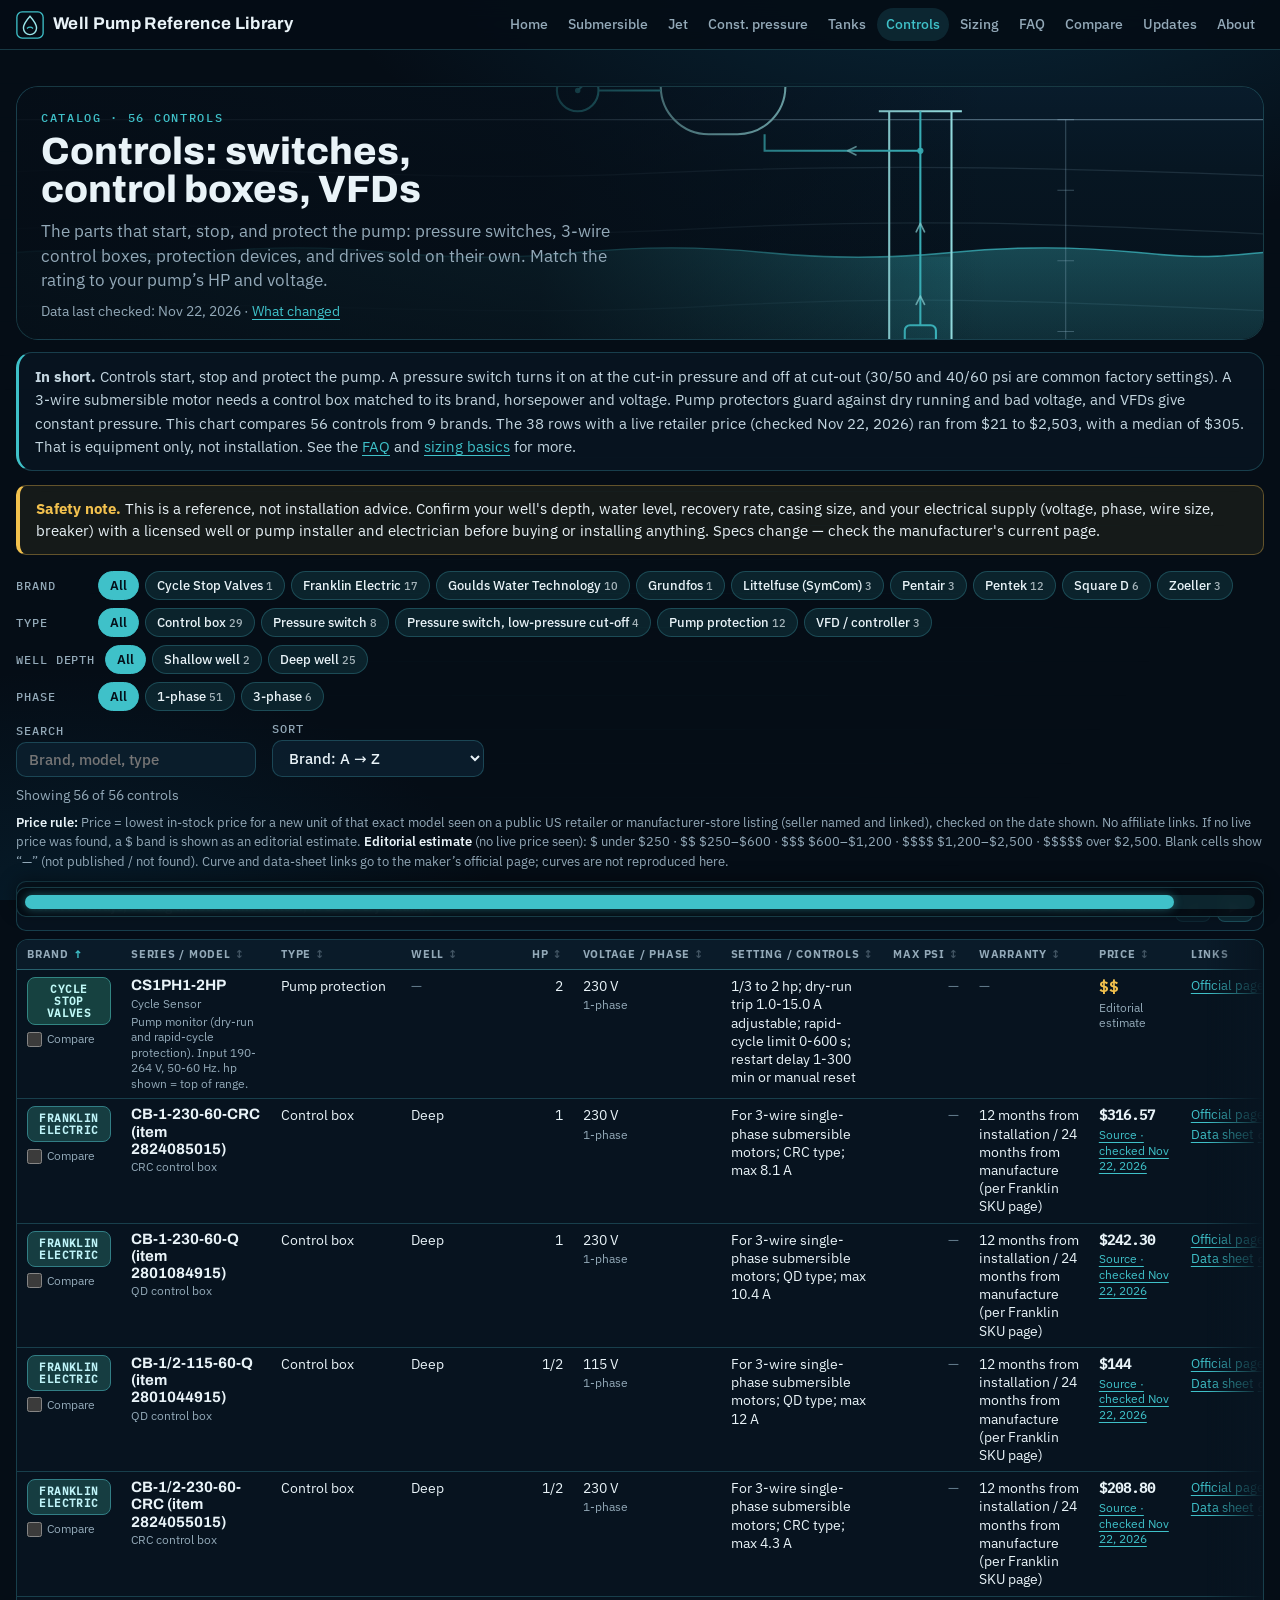
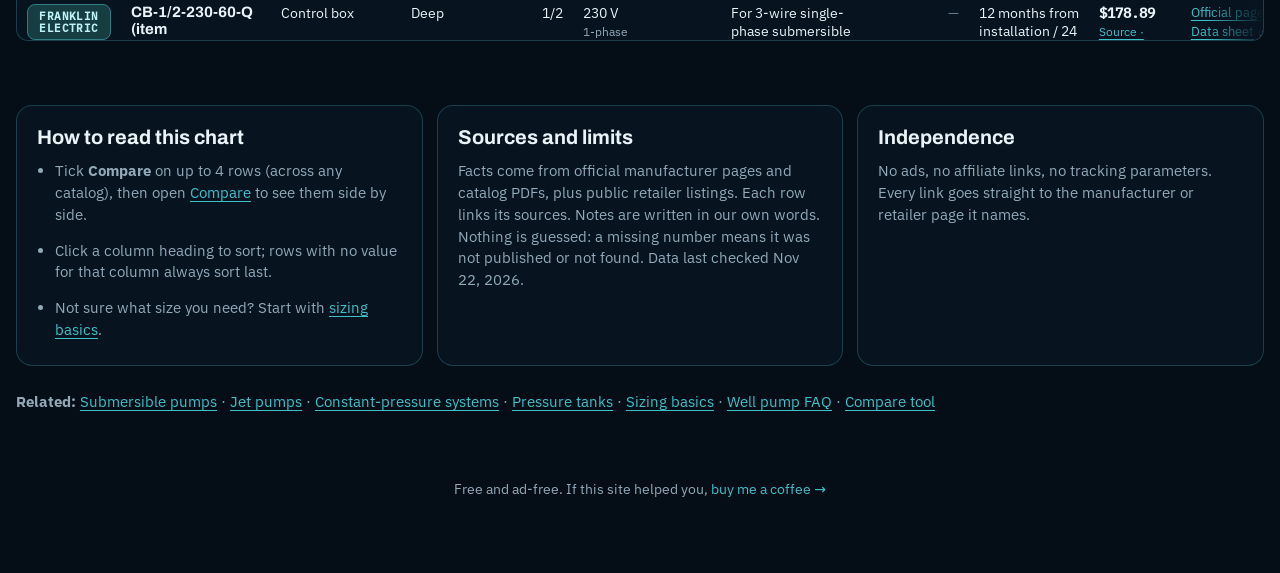
<file: controls.html>
<!doctype html>
<html lang="en">
<head>
<meta charset="utf-8">
<meta name="viewport" content="width=device-width,initial-scale=1,viewport-fit=cover">
<title>Well Pump Controls Compared: Switches, Control Boxes, VFDs (56) · Well Pump Reference Library</title>
<meta name="description" content="Compare well pump controls: pressure switches, 3-wire control boxes, pump protection devices, and standalone variable-frequency drives, by rating, setting, warranty and price.">
<meta name="robots" content="index,follow,max-image-preview:large,max-snippet:-1">
<meta name="google-site-verification" content="DBsd4dRo6CszvxQNH2xXlYTnwq2I4v30uIsV_nwwEc8">
<meta name="msvalidate.01" content="77C3B18F4D942281667A47021926052C">
<link rel="canonical" href="https://wellpumpchart.pages.dev/controls">
<meta property="og:type" content="article">
<meta property="og:site_name" content="Well Pump Reference Library">
<meta property="og:locale" content="en_US">
<meta property="og:title" content="Well Pump Controls Compared: Switches, Control Boxes, VFDs (56) · Well Pump Reference Library">
<meta property="og:description" content="Compare well pump controls: pressure switches, 3-wire control boxes, pump protection devices, and standalone variable-frequency drives, by rating, setting, warranty and price.">
<meta property="og:url" content="https://wellpumpchart.pages.dev/controls">
<meta property="og:image" content="https://wellpumpchart.pages.dev/og-image.png">
<meta property="og:image:width" content="1200">
<meta property="og:image:height" content="630">
<meta property="og:image:alt" content="Well Pump Reference Library: a well casing with a submersible pump, pressure tank and gauge in teal line art">
<meta name="twitter:card" content="summary_large_image">
<meta name="twitter:title" content="Well Pump Controls Compared: Switches, Control Boxes, VFDs (56) · Well Pump Reference Library">
<meta name="twitter:description" content="Compare well pump controls: pressure switches, 3-wire control boxes, pump protection devices, and standalone variable-frequency drives, by rating, setting, warranty and price.">
<meta name="twitter:image" content="https://wellpumpchart.pages.dev/og-image.png">
<link rel="icon" href="favicon.ico" sizes="any">
<link rel="icon" href="favicon.svg" type="image/svg+xml">
<link rel="apple-touch-icon" href="apple-touch-icon.png">
<link rel="preload" href="fonts/ibm-plex-sans-latin.woff2" as="font" type="font/woff2" crossorigin>
<link rel="preload" href="fonts/archivo-latin.woff2" as="font" type="font/woff2" crossorigin>
<link rel="stylesheet" href="theme.css?v=20261124a">
<script type="application/ld+json">{"@context": "https://schema.org", "@graph": [{"@type": "Dataset", "name": "Well Pump Controls Compared: Switches, Control Boxes, VFDs (56)", "description": "Compare well pump controls: pressure switches, 3-wire control boxes, pump protection devices, and standalone variable-frequency drives, by rating, setting, warranty and price. 56 rows. Specs from official manufacturer pages and catalog PDFs; prices from public US retailer listings with seller, link and check date, or an editorial $ band where no live price was seen. Data last checked Nov 22, 2026.", "url": "https://wellpumpchart.pages.dev/controls", "creator": {"@type": "Person", "name": "Marcus Travis"}, "publisher": {"@type": "Person", "name": "Marcus Travis"}, "dateModified": "2026-11-22", "isAccessibleForFree": true, "inLanguage": "en-US", "spatialCoverage": "United States", "keywords": ["Controls", "well pump", "comparison chart", "specifications", "prices"], "variableMeasured": ["Brand", "Series / model", "Type", "Well depth (shallow / deep)", "Horsepower", "Voltage and phase", "Pressure setting / controls", "Maximum working pressure (psi)", "Warranty", "Price (USD) with source and check date", "Official product, curve and data sheet links"], "includedInDataCatalog": {"@type": "DataCatalog", "name": "Well Pump Reference Library", "url": "https://wellpumpchart.pages.dev/"}}, {"@type": "BreadcrumbList", "itemListElement": [{"@type": "ListItem", "position": 1, "name": "Home", "item": "https://wellpumpchart.pages.dev/"}, {"@type": "ListItem", "position": 2, "name": "Controls", "item": "https://wellpumpchart.pages.dev/controls"}]}, {"@type": "ItemList", "name": "Controls: switches, control boxes, VFDs — Well Pump Reference Library", "numberOfItems": 56, "itemListElement": [{"@type": "ListItem", "position": 1, "name": "Franklin Electric CB-1/3-230-60-Q (item 2801034915)", "url": "https://wellpumpchart.pages.dev/controls#p-franklin-cb-1-3-230-60-q"}, {"@type": "ListItem", "position": 2, "name": "Franklin Electric CB-1/2-230-60-Q (item 2801054915)", "url": "https://wellpumpchart.pages.dev/controls#p-franklin-cb-1-2-230-60-q"}, {"@type": "ListItem", "position": 3, "name": "Franklin Electric CB-3/4-230-60-Q (item 2801074915)", "url": "https://wellpumpchart.pages.dev/controls#p-franklin-cb-3-4-230-60-q"}, {"@type": "ListItem", "position": 4, "name": "Franklin Electric CB-1-230-60-Q (item 2801084915)", "url": "https://wellpumpchart.pages.dev/controls#p-franklin-cb-1-230-60-q"}, {"@type": "ListItem", "position": 5, "name": "Franklin Electric CB-1/2-115-60-Q (item 2801044915)", "url": "https://wellpumpchart.pages.dev/controls#p-franklin-cb-1-2-115-60-q"}, {"@type": "ListItem", "position": 6, "name": "Franklin Electric CB-1/2-230-60-CRC (item 2824055015)", "url": "https://wellpumpchart.pages.dev/controls#p-franklin-cb-1-2-230-60-crc"}, {"@type": "ListItem", "position": 7, "name": "Franklin Electric CB-3/4-230-60-CRC (item 2824075015)", "url": "https://wellpumpchart.pages.dev/controls#p-franklin-cb-3-4-230-60-crc"}, {"@type": "ListItem", "position": 8, "name": "Franklin Electric CB-1-230-60-CRC (item 2824085015)", "url": "https://wellpumpchart.pages.dev/controls#p-franklin-cb-1-230-60-crc"}, {"@type": "ListItem", "position": 9, "name": "Franklin Electric CB-2-230-60-S (item 2823018110)", "url": "https://wellpumpchart.pages.dev/controls#p-franklin-cb-2-230-60-s"}, {"@type": "ListItem", "position": 10, "name": "Franklin Electric CB-5-230-60-S (item 2821138110)", "url": "https://wellpumpchart.pages.dev/controls#p-franklin-cb-5-230-60-s"}, {"@type": "ListItem", "position": 11, "name": "Franklin Electric CB-2-230-60-D (item 2823018310)", "url": "https://wellpumpchart.pages.dev/controls#p-franklin-cb-2-230-60-d"}, {"@type": "ListItem", "position": 12, "name": "Franklin Electric CB-5-230-60-D (item 2821139310)", "url": "https://wellpumpchart.pages.dev/controls#p-franklin-cb-5-230-60-d"}, {"@type": "ListItem", "position": 13, "name": "Franklin Electric Pumptec (item 5800020610)", "url": "https://wellpumpchart.pages.dev/controls#p-franklin-pumptec-5800020610"}, {"@type": "ListItem", "position": 14, "name": "Franklin Electric Pumptec-Plus (item 5800060100)", "url": "https://wellpumpchart.pages.dev/controls#p-franklin-pumptec-plus-5800060100"}, {"@type": "ListItem", "position": 15, "name": "Franklin Electric QD Pumptec (item 5800070600)", "url": "https://wellpumpchart.pages.dev/controls#p-franklin-qd-pumptec-5800070600"}, {"@type": "ListItem", "position": 16, "name": "Franklin Electric UT2W with pressure sensor (item 5870202003)", "url": "https://wellpumpchart.pages.dev/controls#p-franklin-subdrive-utility-ut2w-2"}, {"@type": "ListItem", "position": 17, "name": "Franklin Electric UT3P (5870202303)", "url": "https://wellpumpchart.pages.dev/controls#p-franklin-subdrive-utility-ut3p-2"}, {"@type": "ListItem", "position": 18, "name": "Square D 9013FSG2J21", "url": "https://wellpumpchart.pages.dev/controls#p-squared-pumptrol-9013fsg2j21"}, {"@type": "ListItem", "position": 19, "name": "Square D 9013FSG2J21M4", "url": "https://wellpumpchart.pages.dev/controls#p-squared-pumptrol-9013fsg2j21m4"}, {"@type": "ListItem", "position": 20, "name": "Square D 9013FSG2J24", "url": "https://wellpumpchart.pages.dev/controls#p-squared-pumptrol-9013fsg2j24"}, {"@type": "ListItem", "position": 21, "name": "Pentair FP217-1140", "url": "https://wellpumpchart.pages.dev/controls#p-pentair-fp217-1140"}, {"@type": "ListItem", "position": 22, "name": "Pentair FP2042-P2", "url": "https://wellpumpchart.pages.dev/controls#p-pentair-sta-rite-fp2042-p2"}, {"@type": "ListItem", "position": 23, "name": "Pentair TC2153-P2", "url": "https://wellpumpchart.pages.dev/controls#p-pentair-flotec-tc2153-p2"}, {"@type": "ListItem", "position": 24, "name": "Goulds Water Technology CB05411", "url": "https://wellpumpchart.pages.dev/controls#p-goulds-cb05411"}, {"@type": "ListItem", "position": 25, "name": "Goulds Water Technology CB05412", "url": "https://wellpumpchart.pages.dev/controls#p-goulds-cb05412"}, {"@type": "ListItem", "position": 26, "name": "Goulds Water Technology CB10412", "url": "https://wellpumpchart.pages.dev/controls#p-goulds-cb10412"}, {"@type": "ListItem", "position": 27, "name": "Goulds Water Technology CB20412CR", "url": "https://wellpumpchart.pages.dev/controls#p-goulds-cb20412cr"}, {"@type": "ListItem", "position": 28, "name": "Goulds Water Technology CB50412CR", "url": "https://wellpumpchart.pages.dev/controls#p-goulds-cb50412cr"}, {"@type": "ListItem", "position": 29, "name": "Goulds Water Technology CB20412MC", "url": "https://wellpumpchart.pages.dev/controls#p-goulds-cb20412mc"}, {"@type": "ListItem", "position": 30, "name": "Goulds Water Technology CB30412MC", "url": "https://wellpumpchart.pages.dev/controls#p-goulds-cb30412mc"}, {"@type": "ListItem", "position": 31, "name": "Goulds Water Technology CB50412MC", "url": "https://wellpumpchart.pages.dev/controls#p-goulds-cb50412mc"}, {"@type": "ListItem", "position": 32, "name": "Grundfos CU 301 (96436754)", "url": "https://wellpumpchart.pages.dev/controls#p-grundfos-cu301-96436754"}, {"@type": "ListItem", "position": 33, "name": "Littelfuse (SymCom) 111P", "url": "https://wellpumpchart.pages.dev/controls#p-littelfuse-symcom-111p"}, {"@type": "ListItem", "position": 34, "name": "Littelfuse (SymCom) 233P-1.5", "url": "https://wellpumpchart.pages.dev/controls#p-littelfuse-symcom-233p-1p5"}, {"@type": "ListItem", "position": 35, "name": "Littelfuse (SymCom) 233P", "url": "https://wellpumpchart.pages.dev/controls#p-littelfuse-symcom-233p"}, {"@type": "ListItem", "position": 36, "name": "Pentek VIP4C02", "url": "https://wellpumpchart.pages.dev/controls#p-pentek-vip4c02"}, {"@type": "ListItem", "position": 37, "name": "Pentek VIP4D02", "url": "https://wellpumpchart.pages.dev/controls#p-pentek-vip4d02"}, {"@type": "ListItem", "position": 38, "name": "Pentek VIP4E02", "url": "https://wellpumpchart.pages.dev/controls#p-pentek-vip4e02"}, {"@type": "ListItem", "position": 39, "name": "Pentek VIP4F02", "url": "https://wellpumpchart.pages.dev/controls#p-pentek-vip4f02"}, {"@type": "ListItem", "position": 40, "name": "Pentek VIP4G02", "url": "https://wellpumpchart.pages.dev/controls#p-pentek-vip4g02"}, {"@type": "ListItem", "position": 41, "name": "Pentek VIP4H02", "url": "https://wellpumpchart.pages.dev/controls#p-pentek-vip4h02"}, {"@type": "ListItem", "position": 42, "name": "Zoeller 10-2376", "url": "https://wellpumpchart.pages.dev/controls#p-zoeller-switch-10-2376"}, {"@type": "ListItem", "position": 43, "name": "Zoeller 10-2377", "url": "https://wellpumpchart.pages.dev/controls#p-zoeller-switch-10-2377"}, {"@type": "ListItem", "position": 44, "name": "Zoeller 10-2378", "url": "https://wellpumpchart.pages.dev/controls#p-zoeller-switch-10-2378"}, {"@type": "ListItem", "position": 45, "name": "Square D 9013FYG2J33M4", "url": "https://wellpumpchart.pages.dev/controls#p-squared-pumptrol-9013fyg2j33m4"}, {"@type": "ListItem", "position": 46, "name": "Square D 9013FSG2J24M4", "url": "https://wellpumpchart.pages.dev/controls#p-squared-pumptrol-9013fsg2j24m4"}, {"@type": "ListItem", "position": 47, "name": "Square D 9013FSG2J20M4", "url": "https://wellpumpchart.pages.dev/controls#p-squared-pumptrol-9013fsg2j20m4"}, {"@type": "ListItem", "position": 48, "name": "Pentek SPP-111P", "url": "https://wellpumpchart.pages.dev/controls#p-pentek-spp-111p"}, {"@type": "ListItem", "position": 49, "name": "Pentek SPP-111-3RLP", "url": "https://wellpumpchart.pages.dev/controls#p-pentek-spp-111-3rlp"}, {"@type": "ListItem", "position": 50, "name": "Pentek SPP-231P", "url": "https://wellpumpchart.pages.dev/controls#p-pentek-spp-231p"}, {"@type": "ListItem", "position": 51, "name": "Pentek SPP-233P", "url": "https://wellpumpchart.pages.dev/controls#p-pentek-spp-233p"}, {"@type": "ListItem", "position": 52, "name": "Pentek SPP-235P", "url": "https://wellpumpchart.pages.dev/controls#p-pentek-spp-235p"}, {"@type": "ListItem", "position": 53, "name": "Cycle Stop Valves CS1PH1-2HP", "url": "https://wellpumpchart.pages.dev/controls#p-cycle-stop-valves-cs1ph1-2hp"}, {"@type": "ListItem", "position": 54, "name": "Goulds Water Technology CB07412", "url": "https://wellpumpchart.pages.dev/controls#p-goulds-cb07412"}, {"@type": "ListItem", "position": 55, "name": "Goulds Water Technology CB15412CR", "url": "https://wellpumpchart.pages.dev/controls#p-goulds-cb15412cr"}, {"@type": "ListItem", "position": 56, "name": "Pentek VIP4J02", "url": "https://wellpumpchart.pages.dev/controls#p-pentek-vip4j02"}]}]}</script>
</head>
<body>
<div class="page-bg"></div>
<a class="skip" href="#main">Skip to content</a>
<nav class="topnav" aria-label="Primary">
  <div class="inner">
    <a class="brand" href="index.html">
      <svg width="28" height="28" viewBox="0 0 32 32" aria-hidden="true"><rect x="1" y="1" width="30" height="30" rx="6" fill="none" stroke="#3fc1c9" stroke-width="1.5"/><path d="M16 6 C16 6 8.5 14.5 8.5 19.5 a7.5 7.5 0 0 0 15 0 C23.5 14.5 16 6 16 6 Z" fill="none" stroke="#9be7ea" stroke-width="1.6"/><path d="M12.5 20 q3.5 -3 7 0" fill="none" stroke="#3fc1c9" stroke-width="1.5"/></svg>
      Well Pump Reference Library
    </a>
    <button type="button" class="nav-toggle" aria-expanded="false" aria-controls="primary-nav" aria-label="Open menu">☰ Menu</button>
    <ul class="nav-links" id="primary-nav"><li><a href="index.html">Home</a></li><li><a href="submersible.html">Submersible</a></li><li><a href="jet.html">Jet</a></li><li><a href="constant-pressure.html">Const. pressure</a></li><li><a href="tanks.html">Tanks</a></li><li><a href="controls.html" aria-current="page">Controls</a></li><li><a href="sizing.html">Sizing</a></li><li><a href="faq.html">FAQ</a></li><li><a href="compare.html">Compare <span class="cmp-n" hidden>0</span></a></li><li><a href="updates.html">Updates</a></li><li><a href="index.html#about">About</a></li></ul>
  </div>
</nav>
<main>
<div class="wrap chart-wrap" id="main">
<header class="hero compact">
  <div class="hero-art"><svg class="hero-svg" viewBox="0 0 1200 420" preserveAspectRatio="xMaxYMid slice" aria-hidden="true">
  <defs>
    <linearGradient id="hsky" x1="0" y1="0" x2="0" y2="1">
      <stop offset="0%" stop-color="#0a2236"/>
      <stop offset="40%" stop-color="#071622"/>
      <stop offset="100%" stop-color="#050d16"/>
    </linearGradient>
    <linearGradient id="hwater" x1="0" y1="0" x2="0" y2="1">
      <stop offset="0%" stop-color="#3fc1c9" stop-opacity="0.30"/>
      <stop offset="100%" stop-color="#3fc1c9" stop-opacity="0.04"/>
    </linearGradient>
  </defs>
  <rect width="1200" height="420" fill="url(#hsky)"/>
  <!-- ground line and soil strata -->
  <g fill="none" stroke="#8fb4c8" stroke-width="1.2">
    <path d="M0,120 L1200,120" stroke-opacity="0.5"/>
    <path d="M0,170 C200,160 400,182 600,172 S1000,166 1200,174" stroke-opacity="0.16"/>
    <path d="M0,225 C240,215 420,238 640,226 S1000,220 1200,230" stroke-opacity="0.14"/>
    <path d="M0,300 C220,292 440,312 660,300 S1000,296 1200,304" stroke-opacity="0.12"/>
    <path d="M0,370 C260,362 460,380 700,368 S1020,364 1200,372" stroke-opacity="0.10"/>
  </g>
  <!-- water table -->
  <path d="M0,248 C60,242 120,254 180,248 S300,242 360,248 S480,254 540,248 S660,242 720,248 S840,254 900,248 S1020,242 1080,248 S1160,252 1200,248 L1200,420 L0,420 Z" fill="url(#hwater)"/>
  <path d="M0,248 C60,242 120,254 180,248 S300,242 360,248 S480,254 540,248 S660,242 720,248 S840,254 900,248 S1020,242 1080,248 S1160,252 1200,248" fill="none" stroke="#3fc1c9" stroke-opacity="0.7" stroke-width="1.4"/>
  <!-- well casing -->
  <g fill="none" stroke="#9be7ea" stroke-width="2">
    <path d="M840,112 L840,392"/>
    <path d="M900,112 L900,392"/>
    <path d="M830,112 L910,112"/>
    <path d="M840,392 L900,392" stroke-dasharray="4 5" stroke-opacity="0.5"/>
  </g>
  <!-- water inside casing -->
  <rect x="841" y="252" width="58" height="140" fill="#3fc1c9" fill-opacity="0.12"/>
  <!-- drop pipe and submersible pump -->
  <g fill="none" stroke="#3fc1c9" stroke-width="2">
    <path d="M870,112 L870,318"/>
    <rect x="855" y="318" width="30" height="46" rx="5"/>
    <path d="M855,332 L885,332 M855,344 L885,344" stroke-opacity="0.6"/>
    <rect x="859" y="364" width="22" height="22" rx="4"/>
  </g>
  <!-- pitless line to house, pressure tank, gauge, switch -->
  <g fill="none" stroke="#3fc1c9" stroke-width="2">
    <path d="M870,150 L720,150 L720,134"/>
    <rect x="620" y="42" width="120" height="92" rx="46" stroke="#9be7ea"/>
    <path d="M560,92 L620,92"/>
    <circle cx="540" cy="92" r="20"/>
    <path d="M540,92 L551,81" stroke-width="2"/>
    <rect x="490" y="62" width="30" height="24" rx="3" stroke-opacity="0.7"/>
    <path d="M520,74 L520,92 L520,92" stroke-opacity="0.5"/>
  </g>
  <g fill="#3fc1c9" fill-opacity="0.9">
    <circle cx="540" cy="92" r="2.6"/>
    <circle cx="870" cy="150" r="3"/>
  </g>
  <!-- flow arrows -->
  <g fill="none" stroke="#9be7ea" stroke-opacity="0.7" stroke-width="1.6" stroke-linecap="round" stroke-linejoin="round">
    <path d="M870,290 l-4,8 m4,-8 l4,8"/>
    <path d="M870,220 l-4,8 m4,-8 l4,8"/>
    <path d="M800,150 l8,-4 m-8,4 l8,4"/>
  </g>
  <!-- well cap tick marks and depth scale -->
  <g stroke="#8fb4c8" stroke-opacity="0.35" stroke-width="1">
    <path d="M1010,120 L1010,392"/>
    <path d="M1002,120 L1018,120 M1002,188 L1018,188 M1002,256 L1018,256 M1002,324 L1018,324 M1002,392 L1018,392"/>
  </g>
</svg>
</div>
  <div class="hero-copy">
    <span class="eyebrow">Catalog · 56 controls</span>
    <h1>Controls: switches, control boxes, VFDs</h1>
    <p class="lede">The parts that start, stop, and protect the pump: pressure switches, 3-wire control boxes, protection devices, and drives sold on their own. Match the rating to your pump’s HP and voltage.</p>
    <p class="checked">Data last checked: <time datetime="2026-11-22">Nov 22, 2026</time> · <a href="updates.html">What changed</a></p>
  </div>
</header>
<section class="answer" aria-label="In short"><p><strong>In short.</strong> Controls start, stop and protect the pump. A pressure switch turns it on at the cut-in pressure and off at cut-out (30/50 and 40/60 psi are common factory settings). A 3-wire submersible motor needs a control box matched to its brand, horsepower and voltage. Pump protectors guard against dry running and bad voltage, and VFDs give constant pressure. This chart compares 56 controls from 9 brands. The 38 rows with a live retailer price (checked Nov 22, 2026) ran from $21 to $2,503, with a median of $305. That is equipment only, not installation. See the <a href="faq.html">FAQ</a> and <a href="sizing.html">sizing basics</a> for more.</p></section>
<aside class="safety" role="note"><strong>Safety note.</strong> This is a reference, not installation advice. Confirm your well&#x27;s depth, water level, recovery rate, casing size, and your electrical supply (voltage, phase, wire size, breaker) with a licensed well or pump installer and electrician before buying or installing anything. Specs change — check the manufacturer&#x27;s current page.</aside>
  <div class="toolbar">
    <div class="fgroups" id="fgroups"><div class="fgroup"><span class="flabel">Brand</span><div class="chips" role="group" aria-label="Brand"><button type="button" class="chip" data-g="brand" data-v="" aria-pressed="true">All</button><button type="button" class="chip" data-g="brand" data-v="Cycle Stop Valves" aria-pressed="false">Cycle Stop Valves<small>1</small></button><button type="button" class="chip" data-g="brand" data-v="Franklin Electric" aria-pressed="false">Franklin Electric<small>17</small></button><button type="button" class="chip" data-g="brand" data-v="Goulds Water Technology" aria-pressed="false">Goulds Water Technology<small>10</small></button><button type="button" class="chip" data-g="brand" data-v="Grundfos" aria-pressed="false">Grundfos<small>1</small></button><button type="button" class="chip" data-g="brand" data-v="Littelfuse (SymCom)" aria-pressed="false">Littelfuse (SymCom)<small>3</small></button><button type="button" class="chip" data-g="brand" data-v="Pentair" aria-pressed="false">Pentair<small>3</small></button><button type="button" class="chip" data-g="brand" data-v="Pentek" aria-pressed="false">Pentek<small>12</small></button><button type="button" class="chip" data-g="brand" data-v="Square D" aria-pressed="false">Square D<small>6</small></button><button type="button" class="chip" data-g="brand" data-v="Zoeller" aria-pressed="false">Zoeller<small>3</small></button></div></div><div class="fgroup"><span class="flabel">Type</span><div class="chips" role="group" aria-label="Type"><button type="button" class="chip" data-g="type" data-v="" aria-pressed="true">All</button><button type="button" class="chip" data-g="type" data-v="Control box" aria-pressed="false">Control box<small>29</small></button><button type="button" class="chip" data-g="type" data-v="Pressure switch" aria-pressed="false">Pressure switch<small>8</small></button><button type="button" class="chip" data-g="type" data-v="Pressure switch, low-pressure cut-off" aria-pressed="false">Pressure switch, low-pressure cut-off<small>4</small></button><button type="button" class="chip" data-g="type" data-v="Pump protection" aria-pressed="false">Pump protection<small>12</small></button><button type="button" class="chip" data-g="type" data-v="VFD / controller" aria-pressed="false">VFD / controller<small>3</small></button></div></div><div class="fgroup"><span class="flabel">Well depth</span><div class="chips" role="group" aria-label="Well depth"><button type="button" class="chip" data-g="well" data-v="" aria-pressed="true">All</button><button type="button" class="chip" data-g="well" data-v="shallow" aria-pressed="false">Shallow well<small>2</small></button><button type="button" class="chip" data-g="well" data-v="deep" aria-pressed="false">Deep well<small>25</small></button></div></div><div class="fgroup"><span class="flabel">Phase</span><div class="chips" role="group" aria-label="Phase"><button type="button" class="chip" data-g="phase" data-v="" aria-pressed="true">All</button><button type="button" class="chip" data-g="phase" data-v="1" aria-pressed="false">1-phase<small>51</small></button><button type="button" class="chip" data-g="phase" data-v="3" aria-pressed="false">3-phase<small>6</small></button></div></div></div>
    <div class="tools">
      <label class="search">Search
        <input type="search" id="search" placeholder="Brand, model, type" autocomplete="off">
      </label>
      <label class="sort">Sort
        <select id="sort"></select>
      </label>
    </div>
  </div>
  <p class="count" id="count" aria-live="polite">Showing 56 of 56 controls</p>
  <p class="table-caption" id="cap"><strong>Price rule:</strong> Price = lowest in-stock price for a new unit of that exact model seen on a public US retailer or manufacturer-store listing (seller named and linked), checked on the date shown. No affiliate links. If no live price was found, a $ band is shown as an editorial estimate. <strong>Editorial estimate</strong> (no live price seen): $ under $250 · $$ $250–$600 · $$$ $600–$1,200 · $$$$ $1,200–$2,500 · $$$$$ over $2,500. Blank cells show “—” (not published / not found). Curve and data-sheet links go to the maker’s official page; curves are not reproduced here.</p>
  <div class="table-box">
    <table class="chart" aria-describedby="cap">
      <caption class="sr-only">Controls: switches, control boxes, VFDs: one row per model</caption>
      <thead><tr><th scope="col"><button type="button" class="th-btn" data-k="brand">Brand</button></th><th scope="col"><button type="button" class="th-btn" data-k="model">Series / model</button></th><th scope="col"><button type="button" class="th-btn" data-k="type">Type</button></th><th scope="col"><button type="button" class="th-btn" data-k="well">Well</button></th><th class="num" scope="col"><button type="button" class="th-btn" data-k="hp">HP</button></th><th scope="col"><button type="button" class="th-btn" data-k="vp">Voltage / phase</button></th><th scope="col"><button type="button" class="th-btn" data-k="setting">Setting / controls</button></th><th class="num" scope="col"><button type="button" class="th-btn" data-k="maxpsi">Max psi</button></th><th scope="col"><button type="button" class="th-btn" data-k="warranty">Warranty</button></th><th scope="col"><button type="button" class="th-btn" data-k="price">Price</button></th><th scope="col">Links</th></tr></thead>
      <tbody id="rows"></tbody>
    </table>
  </div>
  <div class="notes">
    <section><h2>How to read this chart</h2><ul>
      <li>Tick <strong>Compare</strong> on up to 4 rows (across any catalog), then open <a href="compare.html">Compare</a> to see them side by side.</li>
      <li>Click a column heading to sort; rows with no value for that column always sort last.</li>
      <li>Not sure what size you need? Start with <a href="sizing.html">sizing basics</a>.</li>
    </ul></section>
    <section><h2>Sources and limits</h2>
      <p>Facts come from official manufacturer pages and catalog PDFs, plus public retailer listings. Each row links its sources. Notes are written in our own words. Nothing is guessed: a missing number means it was not published or not found. Data last checked Nov 22, 2026.</p></section>
    <section><h2>Independence</h2>
      <p>No ads, no affiliate links, no tracking parameters. Every link goes straight to the manufacturer or retailer page it names.</p></section>
  </div>
<nav class="related" aria-label="Related pages"><strong>Related:</strong> <a href="submersible.html">Submersible pumps</a> · <a href="jet.html">Jet pumps</a> · <a href="constant-pressure.html">Constant-pressure systems</a> · <a href="tanks.html">Pressure tanks</a> · <a href="sizing.html">Sizing basics</a> · <a href="faq.html">Well pump FAQ</a> · <a href="compare.html">Compare tool</a></nav>
</div>
</main>
<footer class="site-footer">
<p class="kofi">Free and ad-free. If this site helped you, <a href="https://ko-fi.com/marcustravis" target="_blank" rel="noopener">buy me a coffee →</a></p>
</footer>
<script>
(function () {
  function syncNavH() {
    var nav = document.querySelector(".topnav");
    if (!nav) return;
    document.documentElement.style.setProperty("--nav-h", Math.ceil(nav.getBoundingClientRect().height) + "px");
  }
  syncNavH();
  window.addEventListener("resize", syncNavH);
  if (window.ResizeObserver && document.querySelector(".topnav")) {
    new ResizeObserver(syncNavH).observe(document.querySelector(".topnav"));
  }
})();
</script>
<script src="compare.js?v=20261124a"></script>
<script src="nav.js?v=20261124a"></script>
<script src="app.js?v=20261124a"></script>
<script src="scroll-hint.js?v=20261124a"></script>
<script>
const DATA = [{"id": "franklin-cb-1-3-230-60-q", "brand": "Franklin Electric", "series": "QD control box", "model": "CB-1/3-230-60-Q (item 2801034915)", "type": "Control box", "well": ["deep"], "hp": 0.333, "voltage": "230 V", "phase": "1", "flow_gpm": null, "flow_at_ft": null, "max_head_ft": null, "min_well_in": null, "tank_gal": null, "drawdown_gal": null, "drawdown_note": null, "max_psi": null, "setting": "For 3-wire single-phase submersible motors; QD type; max 4.6 A", "warranty": "12 months (per Franklin SKU page)", "price_usd": 141.6, "price_source": "RC Worst", "price_url": "https://rcworst.com/products/franklin-electric-2801034915-qd-submersible-motor-control-box-0-33-hp-230v-1ph-for-3-wire-motors", "price_checked": "2026-11-22", "price_scale": null, "product_url": "https://www.franklinwater.com/products/submersible-motors-and-control-boxes/submersible-motor-control-boxes/motor-control-boxes/quick-disconnect-qd-control-boxes-sku-collection/2801034915/", "curve_url": "https://www.franklinwater.com/products/submersible-motors-and-control-boxes/submersible-motor-control-boxes/motor-control-boxes/quick-disconnect-qd-control-boxes-sku-collection/2801034915/", "spec_url": "https://www.franklinwater.com/products/submersible-motors-and-control-boxes/submersible-motor-control-boxes/motor-control-boxes/quick-disconnect-qd-control-boxes-sku-collection/2801034915/", "notes": null, "rid": "p-franklin-cb-1-3-230-60-q", "_icon": null}, {"id": "franklin-cb-1-2-230-60-q", "brand": "Franklin Electric", "series": "QD control box", "model": "CB-1/2-230-60-Q (item 2801054915)", "type": "Control box", "well": ["deep"], "hp": 0.5, "voltage": "230 V", "phase": "1", "flow_gpm": null, "flow_at_ft": null, "max_head_ft": null, "min_well_in": null, "tank_gal": null, "drawdown_gal": null, "drawdown_note": null, "max_psi": null, "setting": "For 3-wire single-phase submersible motors; QD type; max 6 A", "warranty": "12 months from installation / 24 months from manufacture (per Franklin SKU page)", "price_usd": 178.89, "price_source": "TremTech store", "price_url": "https://store.tremtech.com/franklin-1-2hp-230v-control-box-disconnect/", "price_checked": "2026-11-22", "price_scale": null, "product_url": "https://www.franklinwater.com/products/submersible-motors-and-control-boxes/submersible-motor-control-boxes/motor-control-boxes/quick-disconnect-qd-control-boxes-sku-collection/2801054915/", "curve_url": "https://www.franklinwater.com/products/submersible-motors-and-control-boxes/submersible-motor-control-boxes/motor-control-boxes/quick-disconnect-qd-control-boxes-sku-collection/2801054915/", "spec_url": "https://www.franklinwater.com/products/submersible-motors-and-control-boxes/submersible-motor-control-boxes/motor-control-boxes/quick-disconnect-qd-control-boxes-sku-collection/2801054915/", "notes": null, "rid": "p-franklin-cb-1-2-230-60-q", "_icon": null}, {"id": "franklin-cb-3-4-230-60-q", "brand": "Franklin Electric", "series": "QD control box", "model": "CB-3/4-230-60-Q (item 2801074915)", "type": "Control box", "well": ["deep"], "hp": 0.75, "voltage": "230 V", "phase": "1", "flow_gpm": null, "flow_at_ft": null, "max_head_ft": null, "min_well_in": null, "tank_gal": null, "drawdown_gal": null, "drawdown_note": null, "max_psi": null, "setting": "For 3-wire single-phase submersible motors; QD type; max 8 A", "warranty": "12 months from installation / 24 months from manufacture (per Franklin SKU page)", "price_usd": 148.0, "price_source": "RC Worst", "price_url": "https://rcworst.com/products/franklin-electric-2801074915-qd-submersible-motor-control-box-0-75-hp-230v-1ph-for-3-wire-motors", "price_checked": "2026-11-22", "price_scale": null, "product_url": "https://www.franklinwater.com/products/submersible-motors-and-control-boxes/submersible-motor-control-boxes/motor-control-boxes/quick-disconnect-qd-control-boxes-sku-collection/2801074915/", "curve_url": "https://www.franklinwater.com/products/submersible-motors-and-control-boxes/submersible-motor-control-boxes/motor-control-boxes/quick-disconnect-qd-control-boxes-sku-collection/2801074915/", "spec_url": "https://www.franklinwater.com/products/submersible-motors-and-control-boxes/submersible-motor-control-boxes/motor-control-boxes/quick-disconnect-qd-control-boxes-sku-collection/2801074915/", "notes": null, "rid": "p-franklin-cb-3-4-230-60-q", "_icon": null}, {"id": "franklin-cb-1-230-60-q", "brand": "Franklin Electric", "series": "QD control box", "model": "CB-1-230-60-Q (item 2801084915)", "type": "Control box", "well": ["deep"], "hp": 1, "voltage": "230 V", "phase": "1", "flow_gpm": null, "flow_at_ft": null, "max_head_ft": null, "min_well_in": null, "tank_gal": null, "drawdown_gal": null, "drawdown_note": null, "max_psi": null, "setting": "For 3-wire single-phase submersible motors; QD type; max 10.4 A", "warranty": "12 months from installation / 24 months from manufacture (per Franklin SKU page)", "price_usd": 242.3, "price_source": "Supreme Water Sales", "price_url": "https://supremewatersales.com/2801084915.html", "price_checked": "2026-11-22", "price_scale": null, "product_url": "https://www.franklinwater.com/products/submersible-motors-and-control-boxes/submersible-motor-control-boxes/motor-control-boxes/quick-disconnect-qd-control-boxes-sku-collection/2801084915/", "curve_url": "https://www.franklinwater.com/products/submersible-motors-and-control-boxes/submersible-motor-control-boxes/motor-control-boxes/quick-disconnect-qd-control-boxes-sku-collection/2801084915/", "spec_url": "https://www.franklinwater.com/products/submersible-motors-and-control-boxes/submersible-motor-control-boxes/motor-control-boxes/quick-disconnect-qd-control-boxes-sku-collection/2801084915/", "notes": null, "rid": "p-franklin-cb-1-230-60-q", "_icon": null}, {"id": "franklin-cb-1-2-115-60-q", "brand": "Franklin Electric", "series": "QD control box", "model": "CB-1/2-115-60-Q (item 2801044915)", "type": "Control box", "well": ["deep"], "hp": 0.5, "voltage": "115 V", "phase": "1", "flow_gpm": null, "flow_at_ft": null, "max_head_ft": null, "min_well_in": null, "tank_gal": null, "drawdown_gal": null, "drawdown_note": null, "max_psi": null, "setting": "For 3-wire single-phase submersible motors; QD type; max 12 A", "warranty": "12 months from installation / 24 months from manufacture (per Franklin SKU page)", "price_usd": 144.0, "price_source": "RC Worst", "price_url": "https://rcworst.com/products/franklin-electric-2801044915-qd-submersible-motor-control-box-0-5-hp-115v-1ph-for-3-wire-motors", "price_checked": "2026-11-22", "price_scale": null, "product_url": "https://www.franklinwater.com/products/submersible-motors-and-control-boxes/submersible-motor-control-boxes/motor-control-boxes/quick-disconnect-qd-control-boxes-sku-collection/2801044915/", "curve_url": "https://www.franklinwater.com/products/submersible-motors-and-control-boxes/submersible-motor-control-boxes/motor-control-boxes/quick-disconnect-qd-control-boxes-sku-collection/2801044915/", "spec_url": "https://www.franklinwater.com/products/submersible-motors-and-control-boxes/submersible-motor-control-boxes/motor-control-boxes/quick-disconnect-qd-control-boxes-sku-collection/2801044915/", "notes": null, "rid": "p-franklin-cb-1-2-115-60-q", "_icon": null}, {"id": "franklin-cb-1-2-230-60-crc", "brand": "Franklin Electric", "series": "CRC control box", "model": "CB-1/2-230-60-CRC (item 2824055015)", "type": "Control box", "well": ["deep"], "hp": 0.5, "voltage": "230 V", "phase": "1", "flow_gpm": null, "flow_at_ft": null, "max_head_ft": null, "min_well_in": null, "tank_gal": null, "drawdown_gal": null, "drawdown_note": null, "max_psi": null, "setting": "For 3-wire single-phase submersible motors; CRC type; max 4.3 A", "warranty": "12 months from installation / 24 months from manufacture (per Franklin SKU page)", "price_usd": 208.8, "price_source": "RC Worst", "price_url": "https://rcworst.com/products/franklin-electric-2824055015-crc-submersible-motor-control-box-0-5-hp-230v-1ph-for-3-wire-motors", "price_checked": "2026-11-22", "price_scale": null, "product_url": "https://www.franklinwater.com/products/submersible-motors-and-control-boxes/submersible-motor-control-boxes/motor-control-boxes/capacitor-run-crc-control-boxes-sku-collection/2824055015/", "curve_url": "https://www.franklinwater.com/products/submersible-motors-and-control-boxes/submersible-motor-control-boxes/motor-control-boxes/capacitor-run-crc-control-boxes-sku-collection/2824055015/", "spec_url": "https://www.franklinwater.com/products/submersible-motors-and-control-boxes/submersible-motor-control-boxes/motor-control-boxes/capacitor-run-crc-control-boxes-sku-collection/2824055015/", "notes": null, "rid": "p-franklin-cb-1-2-230-60-crc", "_icon": null}, {"id": "franklin-cb-3-4-230-60-crc", "brand": "Franklin Electric", "series": "CRC control box", "model": "CB-3/4-230-60-CRC (item 2824075015)", "type": "Control box", "well": ["deep"], "hp": 0.75, "voltage": "230 V", "phase": "1", "flow_gpm": null, "flow_at_ft": null, "max_head_ft": null, "min_well_in": null, "tank_gal": null, "drawdown_gal": null, "drawdown_note": null, "max_psi": null, "setting": "For 3-wire single-phase submersible motors; CRC type; max 5.7 A", "warranty": "12 months from installation / 24 months from manufacture (per Franklin SKU page)", "price_usd": 216.0, "price_source": "RC Worst", "price_url": "https://rcworst.com/products/franklin-electric-2824075015-crc-submersible-motor-control-box-0-75-hp-230v-1ph-for-3-wire-motors", "price_checked": "2026-11-22", "price_scale": null, "product_url": "https://www.franklinwater.com/products/submersible-motors-and-control-boxes/submersible-motor-control-boxes/motor-control-boxes/capacitor-run-crc-control-boxes-sku-collection/2824075015/", "curve_url": "https://www.franklinwater.com/products/submersible-motors-and-control-boxes/submersible-motor-control-boxes/motor-control-boxes/capacitor-run-crc-control-boxes-sku-collection/2824075015/", "spec_url": "https://www.franklinwater.com/products/submersible-motors-and-control-boxes/submersible-motor-control-boxes/motor-control-boxes/capacitor-run-crc-control-boxes-sku-collection/2824075015/", "notes": null, "rid": "p-franklin-cb-3-4-230-60-crc", "_icon": null}, {"id": "franklin-cb-1-230-60-crc", "brand": "Franklin Electric", "series": "CRC control box", "model": "CB-1-230-60-CRC (item 2824085015)", "type": "Control box", "well": ["deep"], "hp": 1, "voltage": "230 V", "phase": "1", "flow_gpm": null, "flow_at_ft": null, "max_head_ft": null, "min_well_in": null, "tank_gal": null, "drawdown_gal": null, "drawdown_note": null, "max_psi": null, "setting": "For 3-wire single-phase submersible motors; CRC type; max 8.1 A", "warranty": "12 months from installation / 24 months from manufacture (per Franklin SKU page)", "price_usd": 316.57, "price_source": "Supreme Water Sales", "price_url": "https://supremewatersales.com/products/2824085015", "price_checked": "2026-11-22", "price_scale": null, "product_url": "https://www.franklinwater.com/products/submersible-motors-and-control-boxes/submersible-motor-control-boxes/motor-control-boxes/capacitor-run-crc-control-boxes-sku-collection/2824085015/", "curve_url": "https://www.franklinwater.com/products/submersible-motors-and-control-boxes/submersible-motor-control-boxes/motor-control-boxes/capacitor-run-crc-control-boxes-sku-collection/2824085015/", "spec_url": "https://www.franklinwater.com/products/submersible-motors-and-control-boxes/submersible-motor-control-boxes/motor-control-boxes/capacitor-run-crc-control-boxes-sku-collection/2824085015/", "notes": null, "rid": "p-franklin-cb-1-230-60-crc", "_icon": null}, {"id": "franklin-cb-2-230-60-s", "brand": "Franklin Electric", "series": "Standard control box", "model": "CB-2-230-60-S (item 2823018110)", "type": "Control box", "well": ["deep"], "hp": 2, "voltage": "230 V", "phase": "1", "flow_gpm": null, "flow_at_ft": null, "max_head_ft": null, "min_well_in": null, "tank_gal": null, "drawdown_gal": null, "drawdown_note": null, "max_psi": null, "setting": "For 3-wire single-phase submersible motors; Standard type; max 13.2 A", "warranty": "12 months from installation / 24 months from manufacture (per Franklin SKU page)", "price_usd": 700.11, "price_source": "Supreme Water Sales", "price_url": "https://supremewatersales.com/2823018110.html", "price_checked": "2026-11-22", "price_scale": null, "product_url": "https://www.franklinwater.com/products/submersible-motors-and-control-boxes/submersible-motor-control-boxes/motor-control-boxes/standard-control-boxes-sku-collection/2823018110/", "curve_url": "https://www.franklinwater.com/products/submersible-motors-and-control-boxes/submersible-motor-control-boxes/motor-control-boxes/standard-control-boxes-sku-collection/2823018110/", "spec_url": "https://www.franklinwater.com/products/submersible-motors-and-control-boxes/submersible-motor-control-boxes/motor-control-boxes/standard-control-boxes-sku-collection/2823018110/", "notes": null, "rid": "p-franklin-cb-2-230-60-s", "_icon": null}, {"id": "franklin-cb-5-230-60-s", "brand": "Franklin Electric", "series": "Standard control box", "model": "CB-5-230-60-S (item 2821138110)", "type": "Control box", "well": ["deep"], "hp": 5, "voltage": "230 V", "phase": "1", "flow_gpm": null, "flow_at_ft": null, "max_head_ft": null, "min_well_in": null, "tank_gal": null, "drawdown_gal": null, "drawdown_note": null, "max_psi": null, "setting": "For 3-wire single-phase submersible motors; Standard type; max 27.5 A", "warranty": "12 months from installation / 24 months from manufacture (per Franklin SKU page)", "price_usd": 1033.72, "price_source": "Supreme Water Sales", "price_url": "https://supremewatersales.com/products/2821138110", "price_checked": "2026-11-22", "price_scale": null, "product_url": "https://www.franklinwater.com/products/submersible-motors-and-control-boxes/submersible-motor-control-boxes/motor-control-boxes/standard-control-boxes-sku-collection/2821138110/", "curve_url": "https://www.franklinwater.com/products/submersible-motors-and-control-boxes/submersible-motor-control-boxes/motor-control-boxes/standard-control-boxes-sku-collection/2821138110/", "spec_url": "https://www.franklinwater.com/products/submersible-motors-and-control-boxes/submersible-motor-control-boxes/motor-control-boxes/standard-control-boxes-sku-collection/2821138110/", "notes": null, "rid": "p-franklin-cb-5-230-60-s", "_icon": null}, {"id": "franklin-cb-2-230-60-d", "brand": "Franklin Electric", "series": "Deluxe control box", "model": "CB-2-230-60-D (item 2823018310)", "type": "Control box", "well": ["deep"], "hp": 2, "voltage": "230 V", "phase": "1", "flow_gpm": null, "flow_at_ft": null, "max_head_ft": null, "min_well_in": null, "tank_gal": null, "drawdown_gal": null, "drawdown_note": null, "max_psi": null, "setting": "For 3-wire single-phase submersible motors; Deluxe type; max 13.2 A", "warranty": "12 months from installation / 24 months from manufacture (per Franklin SKU page)", "price_usd": 851.09, "price_source": "Supreme Water Sales", "price_url": "https://supremewatersales.com/2823018310.html", "price_checked": "2026-11-22", "price_scale": null, "product_url": "https://www.franklinwater.com/products/submersible-motors-and-control-boxes/submersible-motor-control-boxes/motor-control-boxes/deluxe-control-boxes-sku-collection/2823018310/", "curve_url": "https://www.franklinwater.com/products/submersible-motors-and-control-boxes/submersible-motor-control-boxes/motor-control-boxes/deluxe-control-boxes-sku-collection/2823018310/", "spec_url": "https://www.franklinwater.com/products/submersible-motors-and-control-boxes/submersible-motor-control-boxes/motor-control-boxes/deluxe-control-boxes-sku-collection/2823018310/", "notes": null, "rid": "p-franklin-cb-2-230-60-d", "_icon": null}, {"id": "franklin-cb-5-230-60-d", "brand": "Franklin Electric", "series": "Deluxe control box", "model": "CB-5-230-60-D (item 2821139310)", "type": "Control box", "well": ["deep"], "hp": 5, "voltage": "230 V", "phase": "1", "flow_gpm": null, "flow_at_ft": null, "max_head_ft": null, "min_well_in": null, "tank_gal": null, "drawdown_gal": null, "drawdown_note": null, "max_psi": null, "setting": "For 3-wire single-phase submersible motors; Deluxe type; max 27.5 A", "warranty": "12 months from installation / 24 months from manufacture (per Franklin SKU page)", "price_usd": 1249.0, "price_source": "Supreme Water Sales", "price_url": "https://supremewatersales.com/products/2821139310", "price_checked": "2026-11-22", "price_scale": null, "product_url": "https://www.franklinwater.com/products/submersible-motors-and-control-boxes/submersible-motor-control-boxes/motor-control-boxes/deluxe-control-boxes-sku-collection/2821139310/", "curve_url": "https://www.franklinwater.com/products/submersible-motors-and-control-boxes/submersible-motor-control-boxes/motor-control-boxes/deluxe-control-boxes-sku-collection/2821139310/", "spec_url": "https://www.franklinwater.com/products/submersible-motors-and-control-boxes/submersible-motor-control-boxes/motor-control-boxes/deluxe-control-boxes-sku-collection/2821139310/", "notes": null, "rid": "p-franklin-cb-5-230-60-d", "_icon": null}, {"id": "franklin-pumptec-5800020610", "brand": "Franklin Electric", "series": "Pumptec", "model": "Pumptec (item 5800020610)", "type": "Pump protection", "well": [], "hp": 1.5, "voltage": "115/230 V, 60/50 Hz", "phase": "1", "flow_gpm": null, "flow_at_ft": null, "max_head_ft": null, "min_well_in": null, "tank_gal": null, "drawdown_gal": null, "drawdown_note": null, "max_psi": null, "setting": "Load-sensing protector for 2-wire/3-wire motors; watches for dry well, waterlogged tank, line-voltage faults", "warranty": "12 months from installation / 24 months from manufacture (per Franklin SKU page)", "price_usd": 600.0, "price_source": "RC Worst", "price_url": "https://rcworst.com/products/franklin-electric-5800020610-pumptec-motor-protection-device-115-230v-1-phase-1-3-1-5-hp", "price_checked": "2026-11-22", "price_scale": null, "product_url": "https://www.franklinwater.com/products/drives-starters-and-protection/protective-devices/pumptec-single-phase-pump-protection/pumptec-sku-collection/5800020610/", "curve_url": "https://www.franklinwater.com/products/drives-starters-and-protection/protective-devices/pumptec-single-phase-pump-protection/", "spec_url": "https://fele.widen.net/content/jaslrhbijq/pdf/225468103cl_Pumptec_Manual.pdf?u=bt7ctv", "notes": "Rated 1/3 to 1.5 hp (hp shown = top of range)", "rid": "p-franklin-pumptec-5800020610", "_icon": null}, {"id": "franklin-pumptec-plus-5800060100", "brand": "Franklin Electric", "series": "Pumptec-Plus", "model": "Pumptec-Plus (item 5800060100)", "type": "Pump protection", "well": [], "hp": 5, "voltage": "230 V, 60 Hz", "phase": "1", "flow_gpm": null, "flow_at_ft": null, "max_head_ft": null, "min_well_in": null, "tank_gal": null, "drawdown_gal": null, "drawdown_note": null, "max_psi": null, "setting": "Protects single-phase submersible motors against low-flow/dry well, bound or clogged pump and power faults", "warranty": "12 months from installation / 24 months from manufacture (per Franklin SKU page)", "price_usd": 1127.0, "price_source": "RC Worst", "price_url": "https://rcworst.com/products/franklin-electric-5800060100-pumptec-plus-motor-protection-device-230v-1ph-1-2-5-hp", "price_checked": "2026-11-22", "price_scale": null, "product_url": "https://www.franklinwater.com/products/drives-starters-and-protection/protective-devices/pumptec-single-phase-pump-protection/pumptec-plus-sku-collection/5800060100/", "curve_url": "https://www.franklinwater.com/products/drives-starters-and-protection/protective-devices/pumptec-single-phase-pump-protection/", "spec_url": "https://fele.widen.net/content/dvcgyvikqt/pdf/223424101cl_Pumptec_Plus_Owners_Manual.pdf?u=bt7ctv", "notes": "Rated 1/2 to 5 hp (hp shown = top of range)", "rid": "p-franklin-pumptec-plus-5800060100", "_icon": null}, {"id": "franklin-qd-pumptec-5800070600", "brand": "Franklin Electric", "series": "QD Pumptec", "model": "QD Pumptec (item 5800070600)", "type": "Pump protection", "well": [], "hp": 1, "voltage": "230 V, 60 Hz", "phase": "1", "flow_gpm": null, "flow_at_ft": null, "max_head_ft": null, "min_well_in": null, "tank_gal": null, "drawdown_gal": null, "drawdown_note": null, "max_psi": null, "setting": "Plug-in protector for Franklin QD relay control boxes with 3-wire motors", "warranty": "12 months from installation / 24 months from manufacture (per Franklin SKU page)", "price_usd": 424.0, "price_source": "RC Worst", "price_url": "https://rcworst.com/products/franklin-electric-5800070600-qd-pumptec-motor-protection-device-230v-1ph-1-3-1hp", "price_checked": "2026-11-22", "price_scale": null, "product_url": "https://www.franklinwater.com/products/drives-starters-and-protection/protective-devices/pumptec-single-phase-pump-protection/qd-pumptec-sku-collection/5800070600/", "curve_url": "https://www.franklinwater.com/products/drives-starters-and-protection/protective-devices/pumptec-single-phase-pump-protection/", "spec_url": "https://fele.widen.net/content/rudmfiove1/pdf/225559101_M1551_QD_Pumptec_Manual.pdf?u=bt7ctv", "notes": "Rated 1/3 to 1 hp (hp shown = top of range)", "rid": "p-franklin-qd-pumptec-5800070600", "_icon": null}, {"id": "franklin-subdrive-utility-ut2w-2", "brand": "Franklin Electric", "series": "SubDrive Utility", "model": "UT2W with pressure sensor (item 5870202003)", "type": "VFD / controller", "well": ["deep", "shallow"], "hp": 2, "voltage": "115 V or 230 V", "phase": null, "flow_gpm": null, "flow_at_ft": null, "max_head_ft": null, "min_well_in": null, "tank_gal": null, "drawdown_gal": null, "drawdown_note": null, "max_psi": null, "setting": "Constant-pressure drive for 2-wire single-phase motors; adjustable underload, overload, short/open and undervoltage protection", "warranty": "See Franklin terms & warranty page", "price_usd": 2433.93, "price_source": "Supreme Water Sales", "price_url": "https://supremewatersales.com/products/subdrive_ut2w_-5870202003", "price_checked": "2026-11-22", "price_scale": null, "product_url": "https://www.franklinwater.com/products/drives-starters-and-protection/variable-frequency-drives/subdrive-utility-variable-frequency-drive/", "curve_url": "https://www.franklinwater.com/products/drives-starters-and-protection/variable-frequency-drives/subdrive-utility-variable-frequency-drive/", "spec_url": "https://fele.widen.net/content/ovuozehwp2/pdf/M1784_SubDrive_Utility_Brochure.pdf?u=bt7ctv", "notes": "Utility line handles up to 2 hp. Sold standalone.", "rid": "p-franklin-subdrive-utility-ut2w-2", "_icon": null}, {"id": "franklin-subdrive-utility-ut3p-2", "brand": "Franklin Electric", "series": "SubDrive Utility", "model": "UT3P (5870202303)", "type": "VFD / controller", "well": ["deep", "shallow"], "hp": 2, "voltage": "208/230 V", "phase": "1", "flow_gpm": null, "flow_at_ft": null, "max_head_ft": null, "min_well_in": null, "tank_gal": null, "drawdown_gal": null, "drawdown_note": null, "max_psi": null, "setting": "Constant-pressure drive for pumps up to 2 hp", "warranty": "See Franklin terms & warranty page", "price_usd": 2503.33, "price_source": "Supreme Water Sales", "price_url": "https://supremewatersales.com/products/subdrive_ut3p_5870202303", "price_checked": "2026-11-22", "price_scale": null, "product_url": "https://www.franklinwater.com/products/drives-starters-and-protection/variable-frequency-drives/subdrive-utility-variable-frequency-drive/", "curve_url": "https://www.franklinwater.com/products/drives-starters-and-protection/variable-frequency-drives/subdrive-utility-variable-frequency-drive/", "spec_url": "https://fele.widen.net/content/e2tb7p7dy3/pdf/226115125_000_SDUT3P_OM_Web.pdf?u=bt7ctv", "notes": "Utility line handles up to 2 hp. NEMA 3R, small tank. Version with 100 psi transducer is 5870202303XD. Single-phase supply; runs 3-wire single-phase or 3-phase 230 V motors.", "rid": "p-franklin-subdrive-utility-ut3p-2", "_icon": null}, {"id": "squared-pumptrol-9013fsg2j21", "brand": "Square D", "series": "Pumptrol 9013FS", "model": "9013FSG2J21", "type": "Pressure switch", "well": [], "hp": 2, "voltage": "115/230 V", "phase": "1 or 3", "flow_gpm": null, "flow_at_ft": null, "max_head_ft": null, "min_well_in": null, "tank_gal": null, "drawdown_gal": null, "drawdown_note": null, "max_psi": null, "setting": "30/50 psi factory setting, adjustable cut-in and differential", "warranty": null, "price_usd": 60.98, "price_source": "GSI Store", "price_url": "https://www.gsistore.com/products/schneider-electric-square-d-9013fsg2j21-switch", "price_checked": "2026-11-22", "price_scale": null, "product_url": null, "curve_url": null, "spec_url": "https://images.kleen-ritecorp.com/Documents/Manuals/Square-D/ST0320-M/Square%20D%209013FSG2J21M1%20Pressure%20Switch%20Spec%20Sheet%202022.pdf", "notes": "Adjustable differential and cut-out; handles up to 2 hp at 230 V. Also sold under the Telemecanique name.", "rid": "p-squared-pumptrol-9013fsg2j21", "_icon": null}, {"id": "squared-pumptrol-9013fsg2j21m4", "brand": "Square D", "series": "Pumptrol 9013FS", "model": "9013FSG2J21M4", "type": "Pressure switch", "well": [], "hp": null, "voltage": "115/230 V", "phase": "1 or 3", "flow_gpm": null, "flow_at_ft": null, "max_head_ft": null, "min_well_in": null, "tank_gal": null, "drawdown_gal": null, "drawdown_note": null, "max_psi": null, "setting": "30/50 psi, low-pressure cut-off (M4)", "warranty": null, "price_usd": 42.3, "price_source": "Fresh Water Systems", "price_url": "https://www.freshwatersystems.com/products/square-d-pressure-switch-low-pressure-30-50-adjustable-dpst-diaphragm-1-4-fpt", "price_checked": "2026-11-22", "price_scale": null, "product_url": null, "curve_url": null, "spec_url": "https://www.freshwatersystems.com/products/square-d-pressure-switch-low-pressure-30-50-adjustable-dpst-diaphragm-1-4-fpt", "notes": "Low-pressure cut-off variant of the 30/50 Pumptrol; reset by hand with the lever.", "rid": "p-squared-pumptrol-9013fsg2j21m4", "_icon": null}, {"id": "squared-pumptrol-9013fsg2j24", "brand": "Square D", "series": "Pumptrol 9013FS", "model": "9013FSG2J24", "type": "Pressure switch", "well": [], "hp": 2, "voltage": "115/230 V", "phase": "1 or 3", "flow_gpm": null, "flow_at_ft": null, "max_head_ft": null, "min_well_in": null, "tank_gal": null, "drawdown_gal": null, "drawdown_note": null, "max_psi": null, "setting": "40/60 psi factory setting, adjustable", "warranty": null, "price_usd": 20.99, "price_source": "Fresh Water Systems", "price_url": "https://www.freshwatersystems.com/products/square-d-pumptrol-9013fsg2j24-well-tank-pressure-switch-40-60-psi", "price_checked": "2026-11-22", "price_scale": null, "product_url": "https://eshop.se.com/th/9013fsg2j24-square-d-pumptrol-water-pump-switch-9013fs-adjustable-diff-40-60-psi.html", "curve_url": null, "spec_url": "https://eshop.se.com/th/9013fsg2j24-square-d-pumptrol-water-pump-switch-9013fs-adjustable-diff-40-60-psi.html", "notes": "Factory 40/60 psi, adjustable. Double-pole contacts.", "rid": "p-squared-pumptrol-9013fsg2j24", "_icon": null}, {"id": "pentair-fp217-1140", "brand": "Pentair", "series": "Simer / Parts2O", "model": "FP217-1140", "type": "Pressure switch", "well": [], "hp": null, "voltage": null, "phase": null, "flow_gpm": null, "flow_at_ft": null, "max_head_ft": null, "min_well_in": null, "tank_gal": null, "drawdown_gal": null, "drawdown_note": null, "max_psi": null, "setting": "30/50 psi with low-pressure cut-off (cuts power at about 20 psi or below); 1/4 in female NPT", "warranty": null, "price_usd": null, "price_source": null, "price_url": null, "price_checked": null, "price_scale": "$", "product_url": "https://www.pentair.com/en-us/products/business-industry/accessories/parts2o-accessories/pentair-simer-fp217-1140-p2-30-50-pressure-switch-with-low-pressure-cut-off.html", "curve_url": "https://www.pentair.com/content/dam/extranet/web/nam/parts2o/manuals/adjusting-well-pump-pressure-switches-instructions.pdf", "spec_url": "https://www.pentair.com/en-us/products/business-industry/accessories/parts2o-accessories/pentair-simer-fp217-1140-p2-30-50-pressure-switch-with-low-pressure-cut-off.html", "notes": "Discontinued per manufacturer (Nov 2026).", "rid": "p-pentair-fp217-1140", "_icon": "icons/pentair.png"}, {"id": "pentair-sta-rite-fp2042-p2", "brand": "Pentair", "series": "Sta-Rite", "model": "FP2042-P2", "type": "Pressure switch", "well": [], "hp": null, "voltage": null, "phase": null, "flow_gpm": null, "flow_at_ft": null, "max_head_ft": null, "min_well_in": null, "tank_gal": null, "drawdown_gal": null, "drawdown_note": null, "max_psi": null, "setting": "20/40, 30/50 or 40/60 psi versions; low-pressure cut-off offered on 30/50", "warranty": "90 days (per Pentair page)", "price_usd": null, "price_source": null, "price_url": null, "price_checked": null, "price_scale": "$", "product_url": "https://flowandfiltrationsolutions.pentair.com/en-us/flow/sta-rite/sta-rite-products/sta-rite-water-supply-pumps/sta-rite-accessories/sta-rite-fp2042-p2-pressure-switches.html", "curve_url": null, "spec_url": "https://flowandfiltrationsolutions.pentair.com/en-us/flow/sta-rite/sta-rite-products/sta-rite-water-supply-pumps/sta-rite-accessories/sta-rite-fp2042-p2-pressure-switches.html", "notes": null, "rid": "p-pentair-sta-rite-fp2042-p2", "_icon": "icons/pentair.png"}, {"id": "pentair-flotec-tc2153-p2", "brand": "Pentair", "series": "Flotec / Parts2O", "model": "TC2153-P2", "type": "Pressure switch", "well": [], "hp": null, "voltage": null, "phase": null, "flow_gpm": null, "flow_at_ft": null, "max_head_ft": null, "min_well_in": null, "tank_gal": null, "drawdown_gal": null, "drawdown_note": null, "max_psi": null, "setting": "40/60 psi, for jet or submersible well systems; 1/4 in female NPT", "warranty": null, "price_usd": null, "price_source": null, "price_url": null, "price_checked": null, "price_scale": "$", "product_url": "https://www.pentair.com/en-us/flow/flotec/flotec-products/accessories/flotec-tc2153-p2-40-60-pressure-switch.html", "curve_url": null, "spec_url": "https://www.pentair.com/en-us/flow/flotec/flotec-products/accessories/flotec-tc2153-p2-40-60-pressure-switch.html", "notes": null, "rid": "p-pentair-flotec-tc2153-p2", "_icon": "icons/pentair.png"}, {"id": "goulds-cb05411", "brand": "Goulds Water Technology", "series": "CentriPro Quick Disconnect control box", "model": "CB05411", "type": "Control box", "well": ["deep"], "hp": 0.5, "voltage": "115 V", "phase": "1", "flow_gpm": null, "flow_at_ft": null, "max_head_ft": null, "min_well_in": null, "tank_gal": null, "drawdown_gal": null, "drawdown_note": null, "max_psi": null, "setting": "For 3-wire single-phase 4 in submersible motors; quick-disconnect style, NEMA 3R", "warranty": null, "price_usd": 150.24, "price_source": "KG Power Systems", "price_url": "https://store.kgpowersystems.com/products/goulds-pumps-cb05411-centripro-control-box-0-5-hp-single-phase-115-volts-3-wire", "price_checked": "2026-11-22", "price_scale": null, "product_url": null, "curve_url": null, "spec_url": "https://res.cloudinary.com/aquifer-distribution/raw/upload/Aquifer/Documents/730_1287_CentriPro_CB05412_Catalog.pdf", "notes": null, "rid": "p-goulds-cb05411", "_icon": "icons/goulds-water-technology.png"}, {"id": "goulds-cb05412", "brand": "Goulds Water Technology", "series": "CentriPro Quick Disconnect control box", "model": "CB05412", "type": "Control box", "well": ["deep"], "hp": 0.5, "voltage": "230 V", "phase": "1", "flow_gpm": null, "flow_at_ft": null, "max_head_ft": null, "min_well_in": null, "tank_gal": null, "drawdown_gal": null, "drawdown_note": null, "max_psi": null, "setting": "For 3-wire single-phase 4 in submersible motors; quick-disconnect style, NEMA 3R", "warranty": null, "price_usd": 150.24, "price_source": "KG Power Systems", "price_url": "https://store.kgpowersystems.com/products/goulds-pumps-cb05412-centripro-control-box-0-5-hp-single-phase-230-volts-3-wire", "price_checked": "2026-11-22", "price_scale": null, "product_url": null, "curve_url": null, "spec_url": "https://res.cloudinary.com/aquifer-distribution/raw/upload/Aquifer/Documents/730_1287_CentriPro_CB05412_Catalog.pdf", "notes": null, "rid": "p-goulds-cb05412", "_icon": "icons/goulds-water-technology.png"}, {"id": "goulds-cb10412", "brand": "Goulds Water Technology", "series": "CentriPro Quick Disconnect control box", "model": "CB10412", "type": "Control box", "well": ["deep"], "hp": 1, "voltage": "230 V", "phase": "1", "flow_gpm": null, "flow_at_ft": null, "max_head_ft": null, "min_well_in": null, "tank_gal": null, "drawdown_gal": null, "drawdown_note": null, "max_psi": null, "setting": "For 3-wire single-phase 4 in submersible motors; quick-disconnect style, NEMA 3R", "warranty": null, "price_usd": 141.7, "price_source": "Supreme Water Sales", "price_url": "https://supremewatersales.com/products/cb10412", "price_checked": "2026-11-22", "price_scale": null, "product_url": null, "curve_url": null, "spec_url": "https://res.cloudinary.com/aquifer-distribution/raw/upload/Aquifer/Documents/730_1287_CentriPro_CB05412_Catalog.pdf", "notes": null, "rid": "p-goulds-cb10412", "_icon": "icons/goulds-water-technology.png"}, {"id": "goulds-cb20412cr", "brand": "Goulds Water Technology", "series": "CentriPro CSCR control box", "model": "CB20412CR", "type": "Control box", "well": ["deep"], "hp": 2, "voltage": "230 V", "phase": "1", "flow_gpm": null, "flow_at_ft": null, "max_head_ft": null, "min_well_in": null, "tank_gal": null, "drawdown_gal": null, "drawdown_note": null, "max_psi": null, "setting": "For 3-wire single-phase 4 in submersible motors; capacitor-start/capacitor-run with voltage relay, NEMA 3R", "warranty": null, "price_usd": 365.94, "price_source": "KG Power Systems", "price_url": "https://store.kgpowersystems.com/products/goulds-pumps-cb20412cr-centripro-control-box-3-wire-2-hp-single-phase-230-volts-3-wire", "price_checked": "2026-11-22", "price_scale": null, "product_url": null, "curve_url": null, "spec_url": "https://res.cloudinary.com/aquifer-distribution/raw/upload/Aquifer/Documents/730_1287_CentriPro_CB05412_Catalog.pdf", "notes": null, "rid": "p-goulds-cb20412cr", "_icon": "icons/goulds-water-technology.png"}, {"id": "goulds-cb50412cr", "brand": "Goulds Water Technology", "series": "CentriPro CSCR control box", "model": "CB50412CR", "type": "Control box", "well": ["deep"], "hp": 5, "voltage": "230 V", "phase": "1", "flow_gpm": null, "flow_at_ft": null, "max_head_ft": null, "min_well_in": null, "tank_gal": null, "drawdown_gal": null, "drawdown_note": null, "max_psi": null, "setting": "For 3-wire single-phase 4 in submersible motors; capacitor-start/capacitor-run with voltage relay, NEMA 3R", "warranty": null, "price_usd": 658.54, "price_source": "KG Power Systems", "price_url": "https://store.kgpowersystems.com/products/goulds-pumps-cb50412cr-centripro-control-box-5-hp-single-phase-230-volts-3-wire", "price_checked": "2026-11-22", "price_scale": null, "product_url": null, "curve_url": null, "spec_url": "https://res.cloudinary.com/aquifer-distribution/raw/upload/Aquifer/Documents/730_1287_CentriPro_CB05412_Catalog.pdf", "notes": null, "rid": "p-goulds-cb50412cr", "_icon": "icons/goulds-water-technology.png"}, {"id": "goulds-cb20412mc", "brand": "Goulds Water Technology", "series": "CentriPro Magnetic Contactor control box", "model": "CB20412MC", "type": "Control box", "well": ["deep"], "hp": 2, "voltage": "230 V", "phase": "1", "flow_gpm": null, "flow_at_ft": null, "max_head_ft": null, "min_well_in": null, "tank_gal": null, "drawdown_gal": null, "drawdown_note": null, "max_psi": null, "setting": "For 3-wire single-phase 4 in submersible motors; built-in magnetic contactor lets a standard pressure switch be used; manual-reset overload; NEMA 3R", "warranty": null, "price_usd": 518.46, "price_source": "KG Power Systems", "price_url": "https://store.kgpowersystems.com/products/goulds-pumps-cb20412mc-centripro-control-box-2-hp-single-phase-230-volts-3-wire", "price_checked": "2026-11-22", "price_scale": null, "product_url": null, "curve_url": "https://www.xylem.com/siteassets/brand/goulds-water-technology/resources/technical-brochure/bcmc.pdf", "spec_url": "https://www.xylem.com/siteassets/brand/goulds-water-technology/resources/technical-brochure/bcmc.pdf", "notes": null, "rid": "p-goulds-cb20412mc", "_icon": "icons/goulds-water-technology.png"}, {"id": "goulds-cb30412mc", "brand": "Goulds Water Technology", "series": "CentriPro Magnetic Contactor control box", "model": "CB30412MC", "type": "Control box", "well": ["deep"], "hp": 3, "voltage": "230 V", "phase": "1", "flow_gpm": null, "flow_at_ft": null, "max_head_ft": null, "min_well_in": null, "tank_gal": null, "drawdown_gal": null, "drawdown_note": null, "max_psi": null, "setting": "For 3-wire single-phase 4 in submersible motors; built-in magnetic contactor; manual-reset overload; NEMA 3R", "warranty": null, "price_usd": 586.67, "price_source": "KG Power Systems", "price_url": "https://store.kgpowersystems.com/products/goulds-pumps-cb30412mc-centripro-control-box-3-hp-single-phase-230-volts-3-wire", "price_checked": "2026-11-22", "price_scale": null, "product_url": null, "curve_url": "https://www.xylem.com/siteassets/brand/goulds-water-technology/resources/technical-brochure/bcmc.pdf", "spec_url": "https://www.xylem.com/siteassets/brand/goulds-water-technology/resources/technical-brochure/bcmc.pdf", "notes": null, "rid": "p-goulds-cb30412mc", "_icon": "icons/goulds-water-technology.png"}, {"id": "goulds-cb50412mc", "brand": "Goulds Water Technology", "series": "CentriPro Magnetic Contactor control box", "model": "CB50412MC", "type": "Control box", "well": ["deep"], "hp": 5, "voltage": "230 V", "phase": "1", "flow_gpm": null, "flow_at_ft": null, "max_head_ft": null, "min_well_in": null, "tank_gal": null, "drawdown_gal": null, "drawdown_note": null, "max_psi": null, "setting": "For 3-wire single-phase 4 in submersible motors; built-in magnetic contactor; manual-reset overload; NEMA 3R", "warranty": null, "price_usd": 823.54, "price_source": "KG Power Systems", "price_url": "https://store.kgpowersystems.com/products/goulds-pumps-cb50412mc-centripro-control-box-5-hp-single-phase-230-volts-3-wire", "price_checked": "2026-11-22", "price_scale": null, "product_url": null, "curve_url": "https://www.xylem.com/siteassets/brand/goulds-water-technology/resources/technical-brochure/bcmc.pdf", "spec_url": "https://www.xylem.com/siteassets/brand/goulds-water-technology/resources/technical-brochure/bcmc.pdf", "notes": null, "rid": "p-goulds-cb50412mc", "_icon": "icons/goulds-water-technology.png"}, {"id": "grundfos-cu301-96436754", "brand": "Grundfos", "series": "SQE accessories", "model": "CU 301 (96436754)", "type": "VFD / controller", "well": ["deep"], "hp": null, "voltage": null, "phase": null, "flow_gpm": null, "flow_at_ft": null, "max_head_ft": null, "min_well_in": null, "tank_gal": null, "drawdown_gal": null, "drawdown_note": null, "max_psi": null, "setting": "Constant-pressure control unit for Grundfos SQE pumps", "warranty": null, "price_usd": 1926.97, "price_source": "Supreme Water Sales", "price_url": "https://supremewatersales.com/products/grundfos_96436754", "price_checked": "2026-11-22", "price_scale": null, "product_url": null, "curve_url": null, "spec_url": "https://supremewatersales.com/products/grundfos_96436754", "notes": "Works only with SQE pumps with built-in power-factor correction. Some retailers show part numbers as discontinued.", "rid": "p-grundfos-cu301-96436754", "_icon": null}, {"id": "littelfuse-symcom-111p", "brand": "Littelfuse (SymCom)", "series": "PumpSaver 111P / 233P", "model": "111P", "type": "Pump protection", "well": [], "hp": 1, "voltage": "115 V", "phase": "1", "flow_gpm": null, "flow_at_ft": null, "max_head_ft": null, "min_well_in": null, "tank_gal": null, "drawdown_gal": null, "drawdown_note": null, "max_psi": null, "setting": "Load-sensing relay: dry-well, dead-head, jammed impeller, rapid-cycling, over/under-voltage; adjustable restart delay and 70-90% sensitivity; load range 1/3-1 hp", "warranty": null, "price_usd": 295.94, "price_source": "RC Worst", "price_url": "https://rcworst.com/products/littelfuse-111p-single-phase-pumpsaver-plus-115v-1-3-to-1-0hp", "price_checked": "2026-11-22", "price_scale": null, "product_url": null, "curve_url": null, "spec_url": "https://www.farnell.com/datasheets/2612114.pdf", "notes": "hp shown = top of load range.", "rid": "p-littelfuse-symcom-111p", "_icon": null}, {"id": "littelfuse-symcom-233p-1p5", "brand": "Littelfuse (SymCom)", "series": "PumpSaver 111P / 233P", "model": "233P-1.5", "type": "Pump protection", "well": [], "hp": 1.5, "voltage": "230 V", "phase": "1", "flow_gpm": null, "flow_at_ft": null, "max_head_ft": null, "min_well_in": null, "tank_gal": null, "drawdown_gal": null, "drawdown_note": null, "max_psi": null, "setting": "Load-sensing relay: dry-well, dead-head, jammed impeller, rapid-cycling, over/under-voltage; adjustable restart delay and 70-90% sensitivity; load range 1/3-1.5 hp", "warranty": null, "price_usd": 245.26, "price_source": "Midwest Supply US", "price_url": "https://midwestsupplyus.com/products/nco-233p-1-5-littelfuse", "price_checked": "2026-11-22", "price_scale": null, "product_url": null, "curve_url": null, "spec_url": "https://www.farnell.com/datasheets/2612114.pdf", "notes": "hp shown = top of load range.", "rid": "p-littelfuse-symcom-233p-1p5", "_icon": null}, {"id": "littelfuse-symcom-233p", "brand": "Littelfuse (SymCom)", "series": "PumpSaver 111P / 233P", "model": "233P", "type": "Pump protection", "well": [], "hp": 3, "voltage": "230 V", "phase": "1", "flow_gpm": null, "flow_at_ft": null, "max_head_ft": null, "min_well_in": null, "tank_gal": null, "drawdown_gal": null, "drawdown_note": null, "max_psi": null, "setting": "Load-sensing relay: dry-well, dead-head, jammed impeller, rapid-cycling, over/under-voltage; adjustable restart delay and 70-90% sensitivity; load range 1/3-3 hp", "warranty": null, "price_usd": 379.44, "price_source": "RC Worst", "price_url": "https://rcworst.com/products/littelfuse-233p-pumpsaver-plus-single-phase-230v-1-3-to-3-0-hp", "price_checked": "2026-11-22", "price_scale": null, "product_url": null, "curve_url": null, "spec_url": "https://www.farnell.com/datasheets/2612114.pdf", "notes": "hp shown = top of load range.", "rid": "p-littelfuse-symcom-233p", "_icon": null}, {"id": "pentek-vip4c02", "brand": "Pentek", "series": "VIP Pro", "model": "VIP4C02", "type": "Control box", "well": [], "hp": 0.5, "voltage": "230 V", "phase": "1", "flow_gpm": null, "flow_at_ft": null, "max_head_ft": null, "min_well_in": null, "tank_gal": null, "drawdown_gal": null, "drawdown_note": null, "max_psi": null, "setting": "Single-phase 3-wire motor control box, 60 Hz", "warranty": null, "price_usd": null, "price_source": null, "price_url": null, "price_checked": null, "price_scale": "$$", "product_url": null, "curve_url": "https://flowandfiltrationsolutions.pentair.com/content/dam/extranet/web/nam/pentek/data-sheet/p11356-vip-pro-series-controls-ds.pdf", "spec_url": "https://flowandfiltrationsolutions.pentair.com/content/dam/extranet/web/nam/pentek/data-sheet/p11356-vip-pro-series-controls-ds.pdf", "notes": "Submersible motor control box (capacitor start / capacitor run), 3-wire. Weather-resistant enclosure rated to 50 C ambient. Use only with motors of the same hp and voltage.", "rid": "p-pentek-vip4c02", "_icon": "icons/pentek.png"}, {"id": "pentek-vip4d02", "brand": "Pentek", "series": "VIP Pro", "model": "VIP4D02", "type": "Control box", "well": [], "hp": 0.75, "voltage": "230 V", "phase": "1", "flow_gpm": null, "flow_at_ft": null, "max_head_ft": null, "min_well_in": null, "tank_gal": null, "drawdown_gal": null, "drawdown_note": null, "max_psi": null, "setting": "Single-phase 3-wire motor control box, 60 Hz", "warranty": null, "price_usd": null, "price_source": null, "price_url": null, "price_checked": null, "price_scale": "$$", "product_url": null, "curve_url": "https://flowandfiltrationsolutions.pentair.com/content/dam/extranet/web/nam/pentek/data-sheet/p11356-vip-pro-series-controls-ds.pdf", "spec_url": "https://flowandfiltrationsolutions.pentair.com/content/dam/extranet/web/nam/pentek/data-sheet/p11356-vip-pro-series-controls-ds.pdf", "notes": "Submersible motor control box (capacitor start / capacitor run), 3-wire. Weather-resistant enclosure rated for 50 C ambient. Data sheet says to use only on motors with the same hp and voltage.", "rid": "p-pentek-vip4d02", "_icon": "icons/pentek.png"}, {"id": "pentek-vip4e02", "brand": "Pentek", "series": "VIP Pro", "model": "VIP4E02", "type": "Control box", "well": [], "hp": 1, "voltage": "230 V", "phase": "1", "flow_gpm": null, "flow_at_ft": null, "max_head_ft": null, "min_well_in": null, "tank_gal": null, "drawdown_gal": null, "drawdown_note": null, "max_psi": null, "setting": "Single-phase 3-wire motor control box, 60 Hz", "warranty": null, "price_usd": null, "price_source": null, "price_url": null, "price_checked": null, "price_scale": "$$", "product_url": null, "curve_url": "https://flowandfiltrationsolutions.pentair.com/content/dam/extranet/web/nam/pentek/data-sheet/p11356-vip-pro-series-controls-ds.pdf", "spec_url": "https://flowandfiltrationsolutions.pentair.com/content/dam/extranet/web/nam/pentek/data-sheet/p11356-vip-pro-series-controls-ds.pdf", "notes": "Submersible motor control box (capacitor start / capacitor run), 3-wire. Weather-resistant enclosure rated for 50 C ambient. Data sheet says to use only on motors with the same hp and voltage.", "rid": "p-pentek-vip4e02", "_icon": "icons/pentek.png"}, {"id": "pentek-vip4f02", "brand": "Pentek", "series": "VIP Pro", "model": "VIP4F02", "type": "Control box", "well": [], "hp": 1.5, "voltage": "230 V", "phase": "1", "flow_gpm": null, "flow_at_ft": null, "max_head_ft": null, "min_well_in": null, "tank_gal": null, "drawdown_gal": null, "drawdown_note": null, "max_psi": null, "setting": "Single-phase 3-wire motor control box, 60 Hz", "warranty": null, "price_usd": 215.84, "price_source": "KG Power Systems", "price_url": "https://store.kgpowersystems.com/products/vip4f02-pentek-submersible-pump-control-box-1-5-hp-1-1-kw-230-voltage-60-hz-nema-3r-ip24-enclosure-vip-pro-series", "price_checked": "2026-11-22", "price_scale": null, "product_url": null, "curve_url": "https://flowandfiltrationsolutions.pentair.com/content/dam/extranet/web/nam/pentek/data-sheet/p11356-vip-pro-series-controls-ds.pdf", "spec_url": "https://flowandfiltrationsolutions.pentair.com/content/dam/extranet/web/nam/pentek/data-sheet/p11356-vip-pro-series-controls-ds.pdf", "notes": "Submersible motor control box (capacitor start / capacitor run), 3-wire. Weather-resistant enclosure rated for 50 C ambient. Data sheet says to use only on motors with the same hp and voltage.", "rid": "p-pentek-vip4f02", "_icon": "icons/pentek.png"}, {"id": "pentek-vip4g02", "brand": "Pentek", "series": "VIP Pro", "model": "VIP4G02", "type": "Control box", "well": [], "hp": 2, "voltage": "230 V", "phase": "1", "flow_gpm": null, "flow_at_ft": null, "max_head_ft": null, "min_well_in": null, "tank_gal": null, "drawdown_gal": null, "drawdown_note": null, "max_psi": null, "setting": "Single-phase 3-wire motor control box, 60 Hz", "warranty": null, "price_usd": null, "price_source": null, "price_url": null, "price_checked": null, "price_scale": "$$$", "product_url": null, "curve_url": "https://flowandfiltrationsolutions.pentair.com/content/dam/extranet/web/nam/pentek/data-sheet/p11356-vip-pro-series-controls-ds.pdf", "spec_url": "https://flowandfiltrationsolutions.pentair.com/content/dam/extranet/web/nam/pentek/data-sheet/p11356-vip-pro-series-controls-ds.pdf", "notes": "Submersible motor control box (capacitor start / capacitor run), 3-wire. Weather-resistant enclosure rated for 50 C ambient. Data sheet says to use only on motors with the same hp and voltage.", "rid": "p-pentek-vip4g02", "_icon": "icons/pentek.png"}, {"id": "pentek-vip4h02", "brand": "Pentek", "series": "VIP Pro", "model": "VIP4H02", "type": "Control box", "well": [], "hp": 3, "voltage": "230 V", "phase": "1", "flow_gpm": null, "flow_at_ft": null, "max_head_ft": null, "min_well_in": null, "tank_gal": null, "drawdown_gal": null, "drawdown_note": null, "max_psi": null, "setting": "Single-phase 3-wire motor control box, 60 Hz", "warranty": null, "price_usd": null, "price_source": null, "price_url": null, "price_checked": null, "price_scale": "$$$", "product_url": null, "curve_url": "https://flowandfiltrationsolutions.pentair.com/content/dam/extranet/web/nam/pentek/data-sheet/p11356-vip-pro-series-controls-ds.pdf", "spec_url": "https://flowandfiltrationsolutions.pentair.com/content/dam/extranet/web/nam/pentek/data-sheet/p11356-vip-pro-series-controls-ds.pdf", "notes": "Submersible motor control box (capacitor start / capacitor run), 3-wire. Weather-resistant enclosure rated for 50 C ambient. Data sheet says to use only on motors with the same hp and voltage.", "rid": "p-pentek-vip4h02", "_icon": "icons/pentek.png"}, {"id": "zoeller-switch-10-2376", "brand": "Zoeller", "series": "Pressure switch", "model": "10-2376", "type": "Pressure switch", "well": [], "hp": 1.5, "voltage": "115/230 V", "phase": "1", "flow_gpm": null, "flow_at_ft": null, "max_head_ft": null, "min_well_in": null, "tank_gal": null, "drawdown_gal": null, "drawdown_note": null, "max_psi": null, "setting": "20/40 psi", "warranty": null, "price_usd": null, "price_source": null, "price_url": null, "price_checked": null, "price_scale": "$", "product_url": null, "curve_url": "https://ca.zoeller.com/wp-content/uploads/sites/9/2025/06/fm2491.pdf", "spec_url": "https://ca.zoeller.com/wp-content/uploads/sites/9/2025/06/fm2491.pdf", "notes": "Two-pole; max rating 1 hp at 115 V, 1-1/2 hp at 230 V. Bottom connection 1/4 in male.", "rid": "p-zoeller-switch-10-2376", "_icon": null}, {"id": "zoeller-switch-10-2377", "brand": "Zoeller", "series": "Pressure switch", "model": "10-2377", "type": "Pressure switch", "well": [], "hp": 2.0, "voltage": "115/230 V", "phase": "1", "flow_gpm": null, "flow_at_ft": null, "max_head_ft": null, "min_well_in": null, "tank_gal": null, "drawdown_gal": null, "drawdown_note": null, "max_psi": null, "setting": "30/50 psi", "warranty": null, "price_usd": null, "price_source": null, "price_url": null, "price_checked": null, "price_scale": "$", "product_url": null, "curve_url": "https://ca.zoeller.com/wp-content/uploads/sites/9/2025/06/fm2491.pdf", "spec_url": "https://ca.zoeller.com/wp-content/uploads/sites/9/2025/06/fm2491.pdf", "notes": "Two-pole; max rating 1-1/2 hp at 115 V, 2 hp at 230 V. Bottom connection 1/4 in male.", "rid": "p-zoeller-switch-10-2377", "_icon": null}, {"id": "zoeller-switch-10-2378", "brand": "Zoeller", "series": "Pressure switch", "model": "10-2378", "type": "Pressure switch, low-pressure cut-off", "well": [], "hp": 1.5, "voltage": "115/230 V", "phase": "1", "flow_gpm": null, "flow_at_ft": null, "max_head_ft": null, "min_well_in": null, "tank_gal": null, "drawdown_gal": null, "drawdown_note": null, "max_psi": null, "setting": "20/40 psi", "warranty": null, "price_usd": null, "price_source": null, "price_url": null, "price_checked": null, "price_scale": "$", "product_url": null, "curve_url": "https://ca.zoeller.com/wp-content/uploads/sites/9/2025/06/fm2491.pdf", "spec_url": "https://ca.zoeller.com/wp-content/uploads/sites/9/2025/06/fm2491.pdf", "notes": "Two-pole; max rating 1 hp at 115 V, 1-1/2 hp at 230 V. Bottom connection 1/4 in female. Low-pressure cut-off for low-yielding wells.", "rid": "p-zoeller-switch-10-2378", "_icon": null}, {"id": "squared-pumptrol-9013fyg2j33m4", "brand": "Square D", "series": "Pumptrol 9013FY", "model": "9013FYG2J33M4", "type": "Pressure switch, low-pressure cut-off", "well": [], "hp": 5.0, "voltage": "115/230 V", "phase": "1 or 3", "flow_gpm": null, "flow_at_ft": null, "max_head_ft": null, "min_well_in": null, "tank_gal": null, "drawdown_gal": null, "drawdown_note": null, "max_psi": null, "setting": "50/70 psi nominal, adjustable cut-in and differential; low-pressure cut-off (M4)", "warranty": null, "price_usd": null, "price_source": null, "price_url": null, "price_checked": null, "price_scale": "$", "product_url": null, "curve_url": null, "spec_url": "https://s3.amazonaws.com/s3.supplyhouse.com/product_files/Square-D-9013FYG2J33M4-Product-Overview.pdf", "notes": "Low-pressure cut-off trips roughly 10 psi below cut-in; hold the lever at Start to rebuild pressure after a fault. Rated up to 3 hp at 230 V single-phase and 5 hp at 230 V three-phase.", "rid": "p-squared-pumptrol-9013fyg2j33m4", "_icon": null}, {"id": "squared-pumptrol-9013fsg2j24m4", "brand": "Square D", "series": "Pumptrol 9013FS", "model": "9013FSG2J24M4", "type": "Pressure switch, low-pressure cut-off", "well": [], "hp": null, "voltage": "115/230 V", "phase": "1 or 3", "flow_gpm": null, "flow_at_ft": null, "max_head_ft": null, "min_well_in": null, "tank_gal": null, "drawdown_gal": null, "drawdown_note": null, "max_psi": null, "setting": "40/60 psi, low-pressure cut-off (M4)", "warranty": null, "price_usd": 73.7, "price_source": "Midwest Supply", "price_url": "https://midwestsupplyus.com/products/nco-9013fsg2j24m4-square-d", "price_checked": "2026-11-22", "price_scale": null, "product_url": null, "curve_url": null, "spec_url": "https://midwestsupplyus.com/products/nco-9013fsg2j24m4-square-d", "notes": "Opens the contacts on loss of pressure; hold the lever at Start to rebuild pressure after a fault.", "rid": "p-squared-pumptrol-9013fsg2j24m4", "_icon": null}, {"id": "squared-pumptrol-9013fsg2j20m4", "brand": "Square D", "series": "Pumptrol 9013FS", "model": "9013FSG2J20M4", "type": "Pressure switch, low-pressure cut-off", "well": [], "hp": null, "voltage": "115/230 V", "phase": "1 or 3", "flow_gpm": null, "flow_at_ft": null, "max_head_ft": null, "min_well_in": null, "tank_gal": null, "drawdown_gal": null, "drawdown_note": null, "max_psi": null, "setting": "20/40 psi, low-pressure cut-off (M4)", "warranty": null, "price_usd": 83.91, "price_source": "Midwest Supply", "price_url": "https://midwestsupplyus.com/products/nco-9013fsg2j20m4-square-d", "price_checked": "2026-11-22", "price_scale": null, "product_url": null, "curve_url": null, "spec_url": "https://midwestsupplyus.com/products/nco-9013fsg2j20m4-square-d", "notes": "Opens the contacts on loss of pressure; hold the lever at Start to rebuild pressure after a fault.", "rid": "p-squared-pumptrol-9013fsg2j20m4", "_icon": null}, {"id": "pentek-spp-111p", "brand": "Pentek", "series": "Single-phase pump protection", "model": "SPP-111P", "type": "Pump protection", "well": [], "hp": 0.5, "voltage": "115 V", "phase": "1", "flow_gpm": null, "flow_at_ft": null, "max_head_ft": null, "min_well_in": null, "tank_gal": null, "drawdown_gal": null, "drawdown_note": null, "max_psi": null, "setting": "Load range 1/3 - 1/2 hp; overload trip at 125% of calibration point; dry-well recovery timer 2-225 min", "warranty": null, "price_usd": 250.36, "price_source": "KG Power Systems", "price_url": "https://store.kgpowersystems.com/products/spp-111p-pentair-pentek-single-phase-pump-protection-1-3-1-2-hp-115v-insider-enclosure-type", "price_checked": "2026-11-22", "price_scale": null, "product_url": null, "curve_url": "https://flowandfiltrationsolutions.pentair.com/content/dam/extranet/web/nam/pentek/data-sheet/p8115ws-pump-protection-ds.pdf", "spec_url": "https://flowandfiltrationsolutions.pentair.com/content/dam/extranet/web/nam/pentek/data-sheet/p8115ws-pump-protection-ds.pdf", "notes": "Pump protector (dry well, overload, over/under-voltage, rapid cycling). hp shown = top of load range. For 4-in 2- or 3-wire submersible motors and booster pumps. Enclosure: indoor type per data sheet.", "rid": "p-pentek-spp-111p", "_icon": "icons/pentek.png"}, {"id": "pentek-spp-111-3rlp", "brand": "Pentek", "series": "Single-phase pump protection", "model": "SPP-111-3RLP", "type": "Pump protection", "well": [], "hp": 1.0, "voltage": "115 V", "phase": "1", "flow_gpm": null, "flow_at_ft": null, "max_head_ft": null, "min_well_in": null, "tank_gal": null, "drawdown_gal": null, "drawdown_note": null, "max_psi": null, "setting": "Load range 1/3 - 1 hp; overload trip at 125% of calibration point; dry-well recovery timer 2-225 min", "warranty": null, "price_usd": null, "price_source": null, "price_url": null, "price_checked": null, "price_scale": "$$", "product_url": null, "curve_url": "https://flowandfiltrationsolutions.pentair.com/content/dam/extranet/web/nam/pentek/data-sheet/p8115ws-pump-protection-ds.pdf", "spec_url": "https://flowandfiltrationsolutions.pentair.com/content/dam/extranet/web/nam/pentek/data-sheet/p8115ws-pump-protection-ds.pdf", "notes": "Pump protector (dry well, overload, over/under-voltage, rapid cycling). hp shown = top of load range. For 4-in 2- or 3-wire submersible motors and booster pumps. Enclosure: NEMA 3R.", "rid": "p-pentek-spp-111-3rlp", "_icon": "icons/pentek.png"}, {"id": "pentek-spp-231p", "brand": "Pentek", "series": "Single-phase pump protection", "model": "SPP-231P", "type": "Pump protection", "well": [], "hp": 1.0, "voltage": "230 V", "phase": "1", "flow_gpm": null, "flow_at_ft": null, "max_head_ft": null, "min_well_in": null, "tank_gal": null, "drawdown_gal": null, "drawdown_note": null, "max_psi": null, "setting": "Load range 1/2 - 1 hp; overload trip at 125% of calibration point; dry-well recovery timer 2-225 min", "warranty": null, "price_usd": 314.04, "price_source": "KG Power Systems", "price_url": "https://store.kgpowersystems.com/products/spp-231p-pentair-pentek-single-phase-pump-protection-1-2-1hp-230v-insider-enclosure-type", "price_checked": "2026-11-22", "price_scale": null, "product_url": null, "curve_url": "https://flowandfiltrationsolutions.pentair.com/content/dam/extranet/web/nam/pentek/data-sheet/p8115ws-pump-protection-ds.pdf", "spec_url": "https://flowandfiltrationsolutions.pentair.com/content/dam/extranet/web/nam/pentek/data-sheet/p8115ws-pump-protection-ds.pdf", "notes": "Pump protector (dry well, overload, over/under-voltage, rapid cycling). hp shown = top of load range. For 4-in 2- or 3-wire submersible motors and booster pumps. Enclosure: indoor type per data sheet.", "rid": "p-pentek-spp-231p", "_icon": "icons/pentek.png"}, {"id": "pentek-spp-233p", "brand": "Pentek", "series": "Single-phase pump protection", "model": "SPP-233P", "type": "Pump protection", "well": [], "hp": 3.0, "voltage": "230 V", "phase": "1", "flow_gpm": null, "flow_at_ft": null, "max_head_ft": null, "min_well_in": null, "tank_gal": null, "drawdown_gal": null, "drawdown_note": null, "max_psi": null, "setting": "Load range 1/2 - 3 hp; overload trip at 125% of calibration point; dry-well recovery timer 2-225 min", "warranty": null, "price_usd": 589.33, "price_source": "KG Power Systems", "price_url": "https://store.kgpowersystems.com/products/spp-233p-pentair-pentek-single-phase-pump-protection-1-2-3hp-230v-nema-3r-enclosure-type", "price_checked": "2026-11-22", "price_scale": null, "product_url": null, "curve_url": "https://flowandfiltrationsolutions.pentair.com/content/dam/extranet/web/nam/pentek/data-sheet/p8115ws-pump-protection-ds.pdf", "spec_url": "https://flowandfiltrationsolutions.pentair.com/content/dam/extranet/web/nam/pentek/data-sheet/p8115ws-pump-protection-ds.pdf", "notes": "Pump protector (dry well, overload, over/under-voltage, rapid cycling). hp shown = top of load range. For 4-in 2- or 3-wire submersible motors and booster pumps. Enclosure: NEMA 3R.", "rid": "p-pentek-spp-233p", "_icon": "icons/pentek.png"}, {"id": "pentek-spp-235p", "brand": "Pentek", "series": "Single-phase pump protection", "model": "SPP-235P", "type": "Pump protection", "well": [], "hp": 15.0, "voltage": "230 V", "phase": "1", "flow_gpm": null, "flow_at_ft": null, "max_head_ft": null, "min_well_in": null, "tank_gal": null, "drawdown_gal": null, "drawdown_note": null, "max_psi": null, "setting": "Load range 5 - 15 hp; overload trip at 125% of calibration point; dry-well recovery timer 2-225 min", "warranty": null, "price_usd": null, "price_source": null, "price_url": null, "price_checked": null, "price_scale": "$$", "product_url": null, "curve_url": "https://flowandfiltrationsolutions.pentair.com/content/dam/extranet/web/nam/pentek/data-sheet/p8115ws-pump-protection-ds.pdf", "spec_url": "https://flowandfiltrationsolutions.pentair.com/content/dam/extranet/web/nam/pentek/data-sheet/p8115ws-pump-protection-ds.pdf", "notes": "Pump protector (dry well, overload, over/under-voltage, rapid cycling). hp shown = top of load range. For 4-in 2- or 3-wire submersible motors and booster pumps. Enclosure: NEMA 3R.", "rid": "p-pentek-spp-235p", "_icon": "icons/pentek.png"}, {"id": "cycle-stop-valves-cs1ph1-2hp", "brand": "Cycle Stop Valves", "series": "Cycle Sensor", "model": "CS1PH1-2HP", "type": "Pump protection", "well": [], "hp": 2.0, "voltage": "230 V", "phase": "1", "flow_gpm": null, "flow_at_ft": null, "max_head_ft": null, "min_well_in": null, "tank_gal": null, "drawdown_gal": null, "drawdown_note": null, "max_psi": null, "setting": "1/3 to 2 hp; dry-run trip 1.0-15.0 A adjustable; rapid-cycle limit 0-600 s; restart delay 1-300 min or manual reset", "warranty": null, "price_usd": null, "price_source": null, "price_url": null, "price_checked": null, "price_scale": "$$", "product_url": "https://cyclestopvalves.com/pages/cycle-sensor-pump-monitor-specifications", "curve_url": null, "spec_url": "https://cyclestopvalves.com/pages/cycle-sensor-pump-monitor-specifications", "notes": "Pump monitor (dry-run and rapid-cycle protection). Input 190-264 V, 50-60 Hz. hp shown = top of range.", "rid": "p-cycle-stop-valves-cs1ph1-2hp", "_icon": null}, {"id": "goulds-cb07412", "brand": "Goulds Water Technology", "series": "CentriPro Quick Disconnect control box", "model": "CB07412", "type": "Control box", "well": ["deep"], "hp": 0.75, "voltage": "230 V", "phase": "1", "flow_gpm": null, "flow_at_ft": null, "max_head_ft": null, "min_well_in": null, "tank_gal": null, "drawdown_gal": null, "drawdown_note": null, "max_psi": null, "setting": "For 3-wire single-phase 4 in submersible motors; quick-disconnect style, NEMA 3R", "warranty": null, "price_usd": null, "price_source": null, "price_url": null, "price_checked": null, "price_scale": "$$", "product_url": null, "curve_url": null, "spec_url": "https://res.cloudinary.com/aquifer-distribution/raw/upload/Aquifer/Documents/730_1287_CentriPro_CB05412_Catalog.pdf", "notes": null, "rid": "p-goulds-cb07412", "_icon": "icons/goulds-water-technology.png"}, {"id": "goulds-cb15412cr", "brand": "Goulds Water Technology", "series": "CentriPro CSCR control box", "model": "CB15412CR", "type": "Control box", "well": ["deep"], "hp": 1.5, "voltage": "230 V", "phase": "1", "flow_gpm": null, "flow_at_ft": null, "max_head_ft": null, "min_well_in": null, "tank_gal": null, "drawdown_gal": null, "drawdown_note": null, "max_psi": null, "setting": "For 3-wire single-phase 4 in submersible motors; capacitor-start/capacitor-run with voltage relay, NEMA 3R", "warranty": null, "price_usd": null, "price_source": null, "price_url": null, "price_checked": null, "price_scale": "$$", "product_url": null, "curve_url": null, "spec_url": "https://res.cloudinary.com/aquifer-distribution/raw/upload/Aquifer/Documents/730_1287_CentriPro_CB05412_Catalog.pdf", "notes": null, "rid": "p-goulds-cb15412cr", "_icon": "icons/goulds-water-technology.png"}, {"id": "pentek-vip4j02", "brand": "Pentek", "series": "VIP Pro", "model": "VIP4J02", "type": "Control box", "well": [], "hp": 5, "voltage": "230 V", "phase": "1", "flow_gpm": null, "flow_at_ft": null, "max_head_ft": null, "min_well_in": null, "tank_gal": null, "drawdown_gal": null, "drawdown_note": null, "max_psi": null, "setting": "Single-phase 3-wire motor control box, 60 Hz", "warranty": null, "price_usd": null, "price_source": null, "price_url": null, "price_checked": null, "price_scale": "$$$", "product_url": null, "curve_url": "https://flowandfiltrationsolutions.pentair.com/content/dam/extranet/web/nam/pentek/data-sheet/p11356-vip-pro-series-controls-ds.pdf", "spec_url": "https://flowandfiltrationsolutions.pentair.com/content/dam/extranet/web/nam/pentek/data-sheet/p11356-vip-pro-series-controls-ds.pdf", "notes": "Submersible motor control box (capacitor start / capacitor run), 3-wire. Weather-resistant enclosure rated for 50 C ambient. Data sheet says to use only on motors with the same hp and voltage.", "rid": "p-pentek-vip4j02", "_icon": "icons/pentek.png"}];
initCatalog(DATA, {"noun": "controls", "cols": ["brand", "model", "type", "well", "hp", "vp", "setting", "maxpsi", "warranty", "price", "links"], "filters": ["brand", "type", "well", "phase"], "curveLabel": "Data sheet", "defaultSort": "brand"});
</script>
<!-- Cloudflare Web Analytics --><script type='module' src='https://static.cloudflareinsights.com/beacon.min.js' data-cf-beacon='{"token": "77996a705a3343ec9fd576f961e5d874"}'></script><!-- End Cloudflare Web Analytics -->
</body>
</html>
</file>
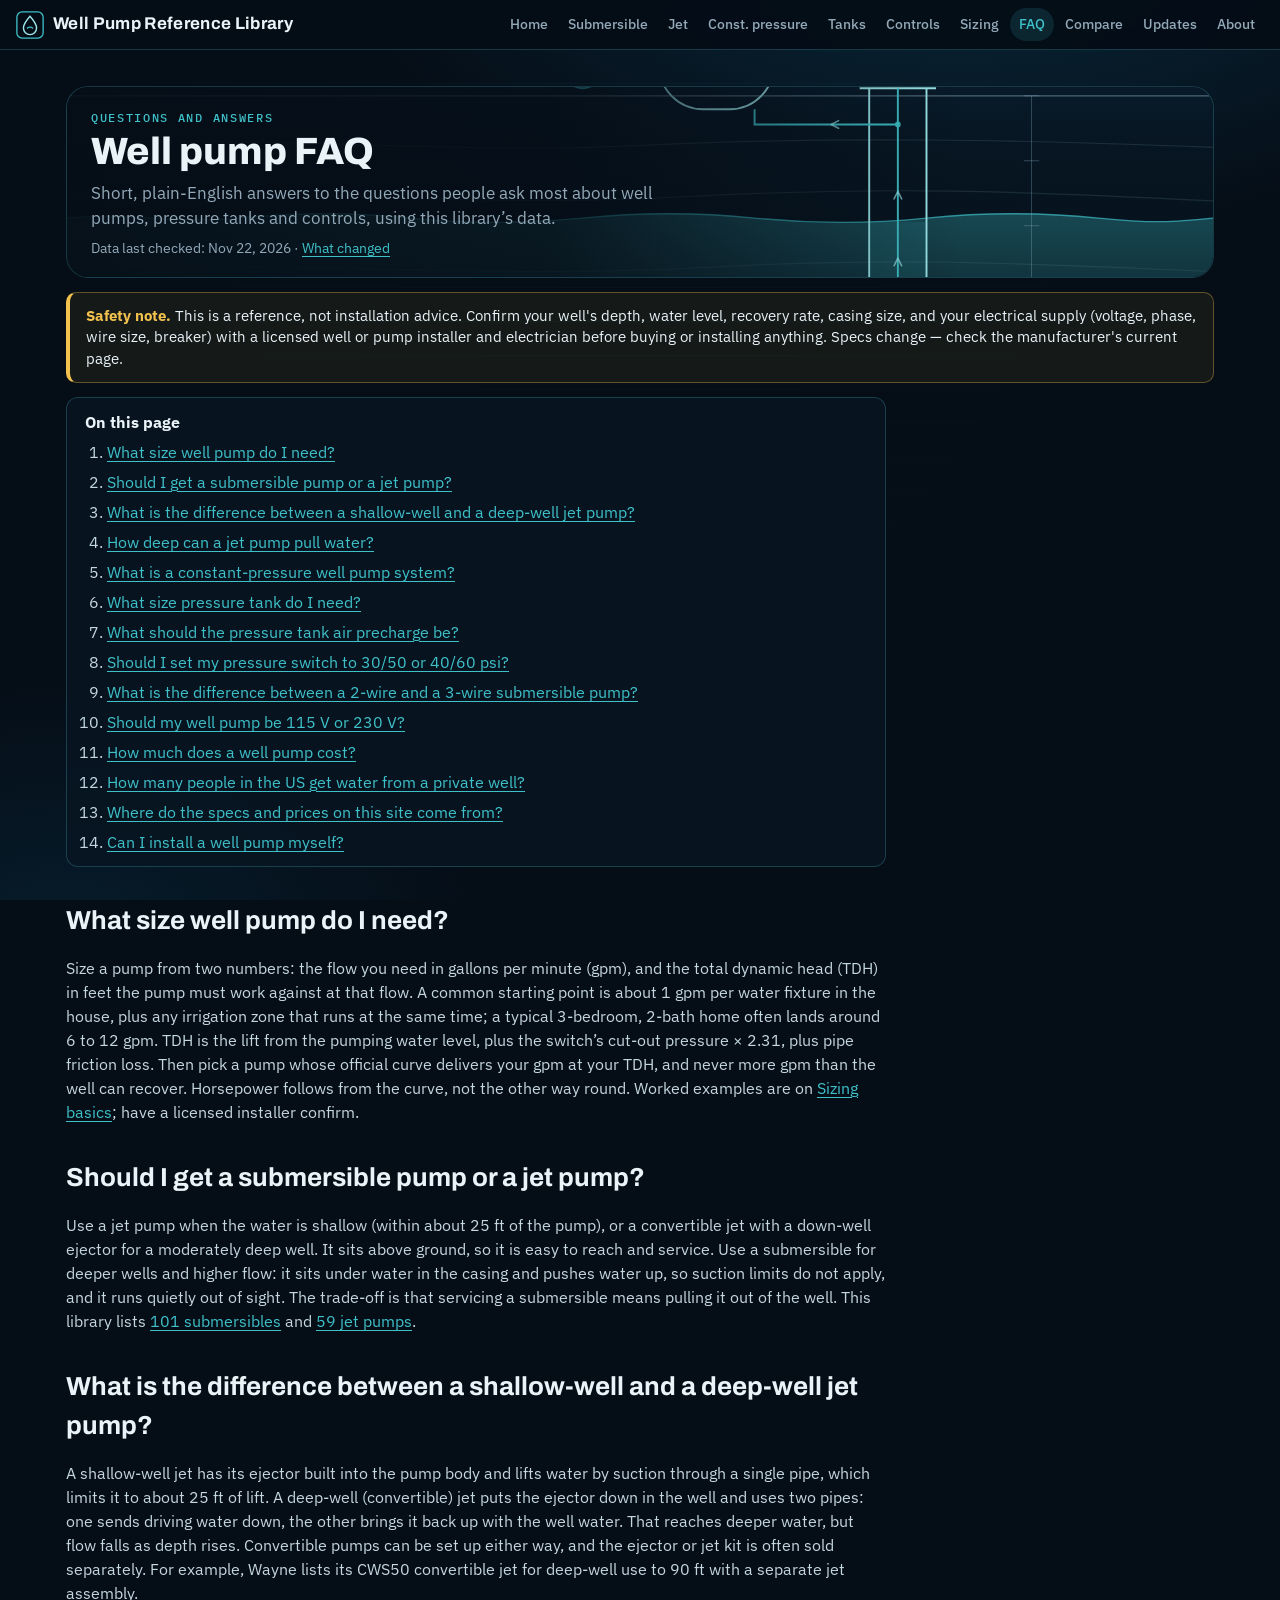
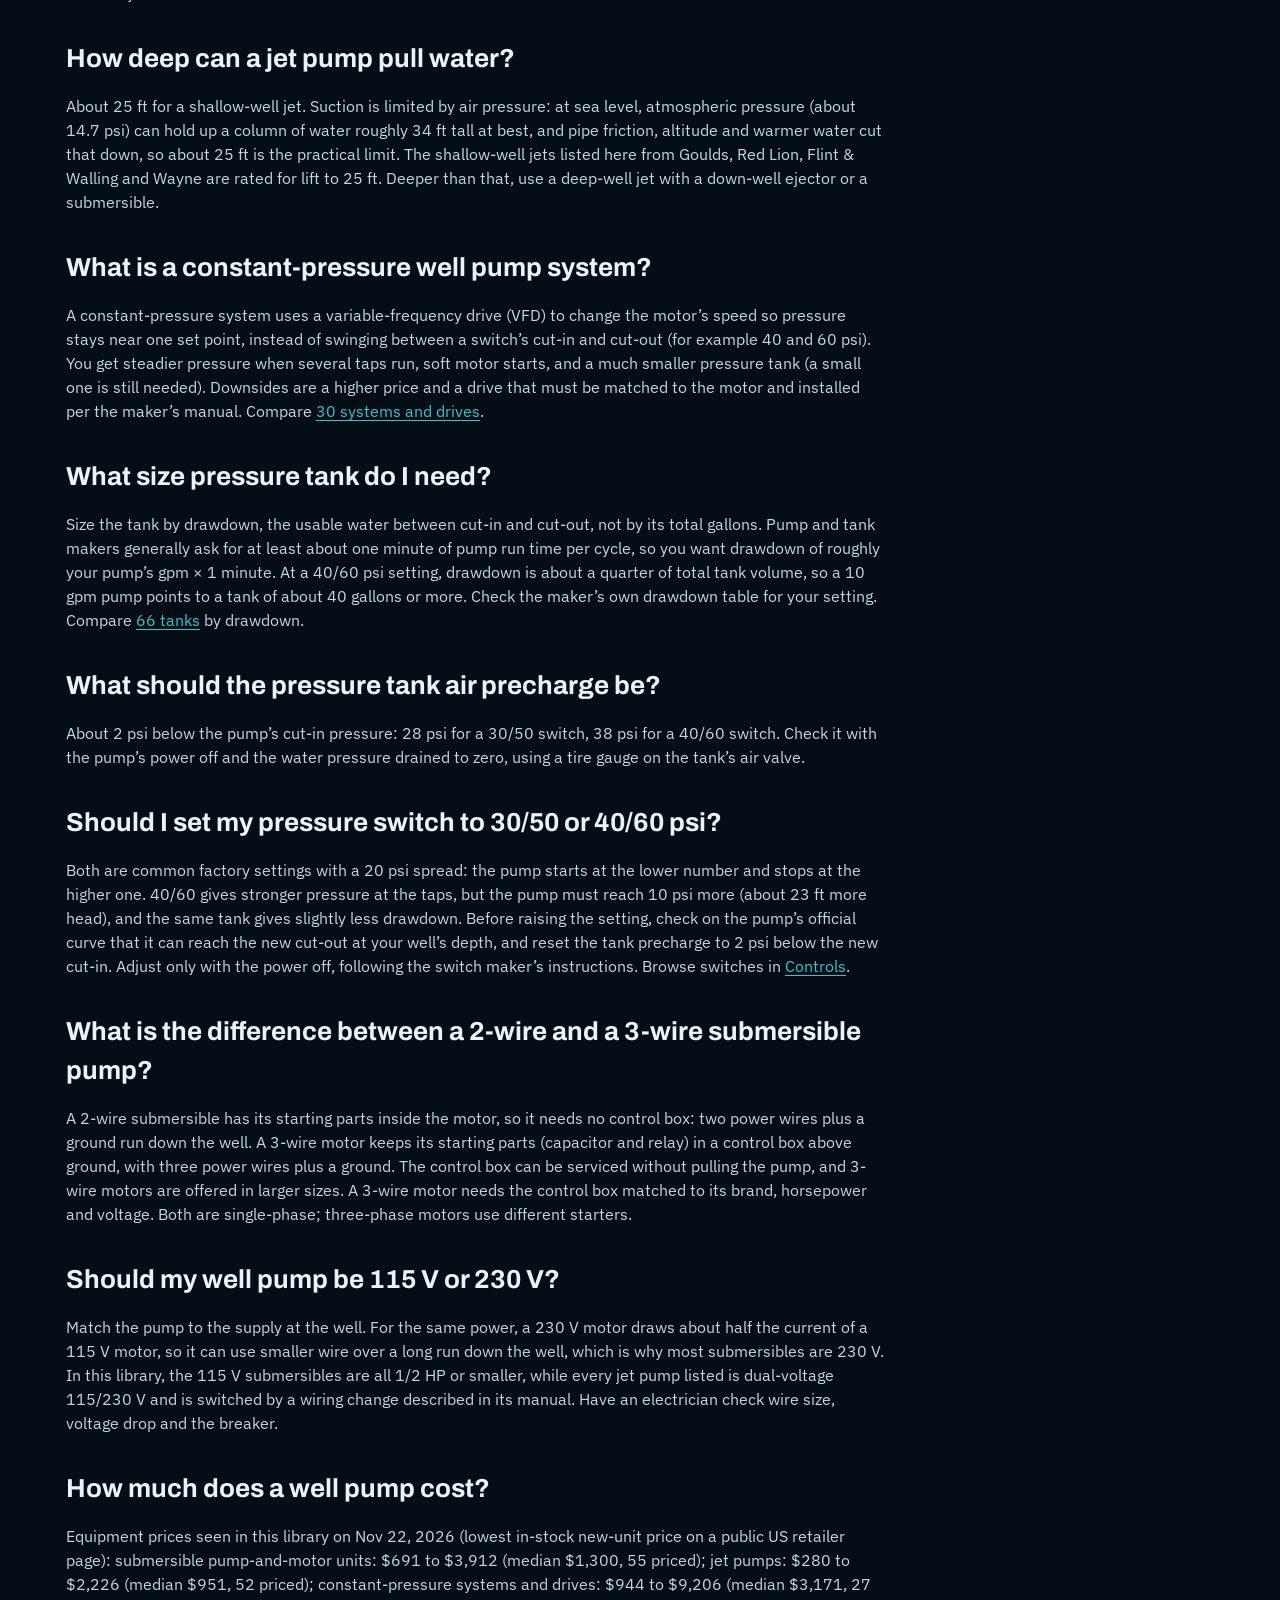
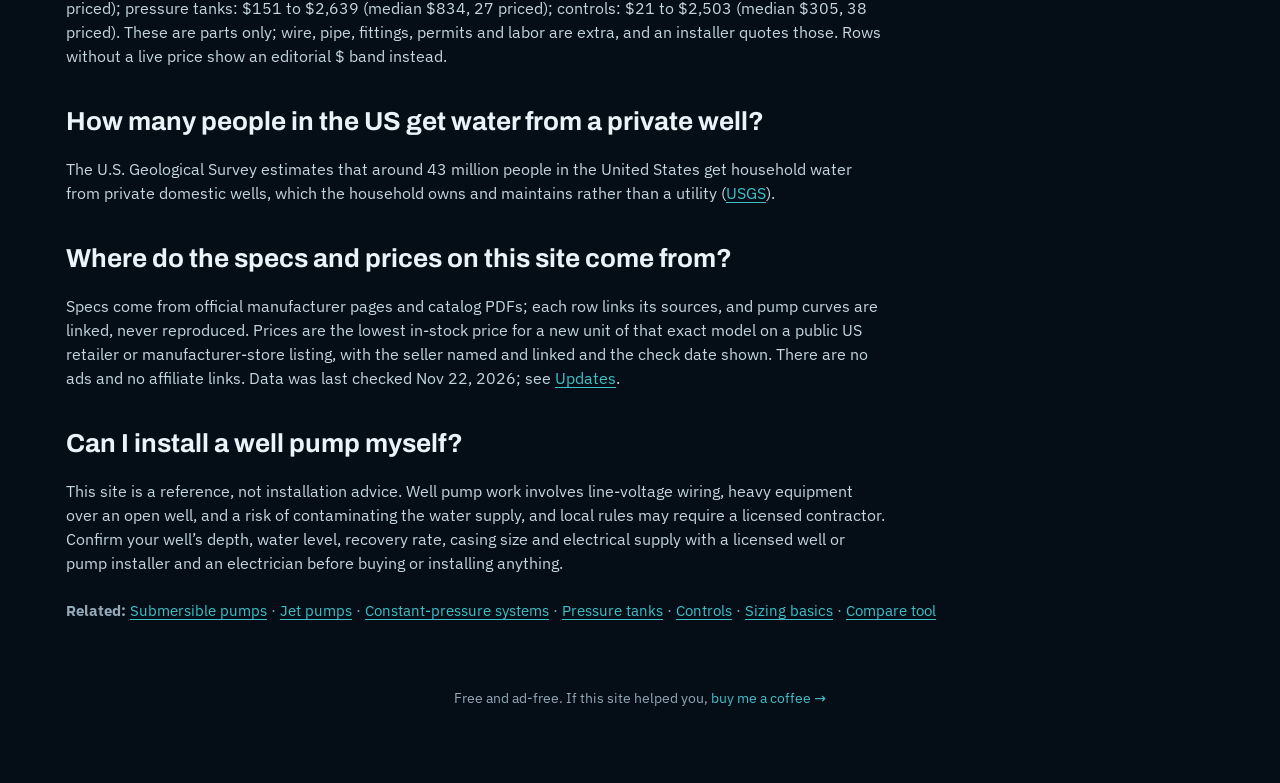
<file: faq.html>
<!doctype html>
<html lang="en">
<head>
<meta charset="utf-8">
<meta name="viewport" content="width=device-width,initial-scale=1,viewport-fit=cover">
<title>Well Pump FAQ: sizing, jet vs submersible, tanks, switches · Well Pump Reference Library</title>
<meta name="description" content="Plain answers on well pump sizing, submersible vs jet, shallow vs deep well jets, constant pressure, pressure tank size, 30/50 vs 40/60, 2-wire vs 3-wire, 115 V vs 230 V and cost.">
<meta name="robots" content="index,follow,max-image-preview:large,max-snippet:-1">
<meta name="google-site-verification" content="DBsd4dRo6CszvxQNH2xXlYTnwq2I4v30uIsV_nwwEc8">
<meta name="msvalidate.01" content="77C3B18F4D942281667A47021926052C">
<link rel="canonical" href="https://wellpumpchart.pages.dev/faq">
<meta property="og:type" content="article">
<meta property="og:site_name" content="Well Pump Reference Library">
<meta property="og:locale" content="en_US">
<meta property="og:title" content="Well Pump FAQ: sizing, jet vs submersible, tanks, switches · Well Pump Reference Library">
<meta property="og:description" content="Plain answers on well pump sizing, submersible vs jet, shallow vs deep well jets, constant pressure, pressure tank size, 30/50 vs 40/60, 2-wire vs 3-wire, 115 V vs 230 V and cost.">
<meta property="og:url" content="https://wellpumpchart.pages.dev/faq">
<meta property="og:image" content="https://wellpumpchart.pages.dev/og-image.png">
<meta property="og:image:width" content="1200">
<meta property="og:image:height" content="630">
<meta property="og:image:alt" content="Well Pump Reference Library: a well casing with a submersible pump, pressure tank and gauge in teal line art">
<meta name="twitter:card" content="summary_large_image">
<meta name="twitter:title" content="Well Pump FAQ: sizing, jet vs submersible, tanks, switches · Well Pump Reference Library">
<meta name="twitter:description" content="Plain answers on well pump sizing, submersible vs jet, shallow vs deep well jets, constant pressure, pressure tank size, 30/50 vs 40/60, 2-wire vs 3-wire, 115 V vs 230 V and cost.">
<meta name="twitter:image" content="https://wellpumpchart.pages.dev/og-image.png">
<link rel="icon" href="favicon.ico" sizes="any">
<link rel="icon" href="favicon.svg" type="image/svg+xml">
<link rel="apple-touch-icon" href="apple-touch-icon.png">
<link rel="preload" href="fonts/ibm-plex-sans-latin.woff2" as="font" type="font/woff2" crossorigin>
<link rel="preload" href="fonts/archivo-latin.woff2" as="font" type="font/woff2" crossorigin>
<link rel="stylesheet" href="theme.css?v=20261124a">
<script type="application/ld+json">{"@context": "https://schema.org", "@graph": [{"@type": "FAQPage", "url": "https://wellpumpchart.pages.dev/faq", "mainEntity": [{"@type": "Question", "name": "What size well pump do I need?", "acceptedAnswer": {"@type": "Answer", "text": "Size a pump from two numbers: the flow you need in gallons per minute (gpm), and the total dynamic head (TDH) in feet the pump must work against at that flow. A common starting point is about 1 gpm per water fixture in the house, plus any irrigation zone that runs at the same time; a typical 3-bedroom, 2-bath home often lands around 6 to 12 gpm. TDH is the lift from the pumping water level, plus the switch’s cut-out pressure × 2.31, plus pipe friction loss. Then pick a pump whose official curve delivers your gpm at your TDH, and never more gpm than the well can recover. Horsepower follows from the curve, not the other way round. Worked examples are on Sizing basics; have a licensed installer confirm."}}, {"@type": "Question", "name": "Should I get a submersible pump or a jet pump?", "acceptedAnswer": {"@type": "Answer", "text": "Use a jet pump when the water is shallow (within about 25 ft of the pump), or a convertible jet with a down-well ejector for a moderately deep well. It sits above ground, so it is easy to reach and service. Use a submersible for deeper wells and higher flow: it sits under water in the casing and pushes water up, so suction limits do not apply, and it runs quietly out of sight. The trade-off is that servicing a submersible means pulling it out of the well. This library lists 101 submersibles and 59 jet pumps."}}, {"@type": "Question", "name": "What is the difference between a shallow-well and a deep-well jet pump?", "acceptedAnswer": {"@type": "Answer", "text": "A shallow-well jet has its ejector built into the pump body and lifts water by suction through a single pipe, which limits it to about 25 ft of lift. A deep-well (convertible) jet puts the ejector down in the well and uses two pipes: one sends driving water down, the other brings it back up with the well water. That reaches deeper water, but flow falls as depth rises. Convertible pumps can be set up either way, and the ejector or jet kit is often sold separately. For example, Wayne lists its CWS50 convertible jet for deep-well use to 90 ft with a separate jet assembly."}}, {"@type": "Question", "name": "How deep can a jet pump pull water?", "acceptedAnswer": {"@type": "Answer", "text": "About 25 ft for a shallow-well jet. Suction is limited by air pressure: at sea level, atmospheric pressure (about 14.7 psi) can hold up a column of water roughly 34 ft tall at best, and pipe friction, altitude and warmer water cut that down, so about 25 ft is the practical limit. The shallow-well jets listed here from Goulds, Red Lion, Flint & Walling and Wayne are rated for lift to 25 ft. Deeper than that, use a deep-well jet with a down-well ejector or a submersible."}}, {"@type": "Question", "name": "What is a constant-pressure well pump system?", "acceptedAnswer": {"@type": "Answer", "text": "A constant-pressure system uses a variable-frequency drive (VFD) to change the motor’s speed so pressure stays near one set point, instead of swinging between a switch’s cut-in and cut-out (for example 40 and 60 psi). You get steadier pressure when several taps run, soft motor starts, and a much smaller pressure tank (a small one is still needed). Downsides are a higher price and a drive that must be matched to the motor and installed per the maker’s manual. Compare 30 systems and drives."}}, {"@type": "Question", "name": "What size pressure tank do I need?", "acceptedAnswer": {"@type": "Answer", "text": "Size the tank by drawdown, the usable water between cut-in and cut-out, not by its total gallons. Pump and tank makers generally ask for at least about one minute of pump run time per cycle, so you want drawdown of roughly your pump’s gpm × 1 minute. At a 40/60 psi setting, drawdown is about a quarter of total tank volume, so a 10 gpm pump points to a tank of about 40 gallons or more. Check the maker’s own drawdown table for your setting. Compare 66 tanks by drawdown."}}, {"@type": "Question", "name": "What should the pressure tank air precharge be?", "acceptedAnswer": {"@type": "Answer", "text": "About 2 psi below the pump’s cut-in pressure: 28 psi for a 30/50 switch, 38 psi for a 40/60 switch. Check it with the pump’s power off and the water pressure drained to zero, using a tire gauge on the tank’s air valve."}}, {"@type": "Question", "name": "Should I set my pressure switch to 30/50 or 40/60 psi?", "acceptedAnswer": {"@type": "Answer", "text": "Both are common factory settings with a 20 psi spread: the pump starts at the lower number and stops at the higher one. 40/60 gives stronger pressure at the taps, but the pump must reach 10 psi more (about 23 ft more head), and the same tank gives slightly less drawdown. Before raising the setting, check on the pump’s official curve that it can reach the new cut-out at your well’s depth, and reset the tank precharge to 2 psi below the new cut-in. Adjust only with the power off, following the switch maker’s instructions. Browse switches in Controls."}}, {"@type": "Question", "name": "What is the difference between a 2-wire and a 3-wire submersible pump?", "acceptedAnswer": {"@type": "Answer", "text": "A 2-wire submersible has its starting parts inside the motor, so it needs no control box: two power wires plus a ground run down the well. A 3-wire motor keeps its starting parts (capacitor and relay) in a control box above ground, with three power wires plus a ground. The control box can be serviced without pulling the pump, and 3-wire motors are offered in larger sizes. A 3-wire motor needs the control box matched to its brand, horsepower and voltage. Both are single-phase; three-phase motors use different starters."}}, {"@type": "Question", "name": "Should my well pump be 115 V or 230 V?", "acceptedAnswer": {"@type": "Answer", "text": "Match the pump to the supply at the well. For the same power, a 230 V motor draws about half the current of a 115 V motor, so it can use smaller wire over a long run down the well, which is why most submersibles are 230 V. In this library, the 115 V submersibles are all 1/2 HP or smaller, while every jet pump listed is dual-voltage 115/230 V and is switched by a wiring change described in its manual. Have an electrician check wire size, voltage drop and the breaker."}}, {"@type": "Question", "name": "How much does a well pump cost?", "acceptedAnswer": {"@type": "Answer", "text": "Equipment prices seen in this library on Nov 22, 2026 (lowest in-stock new-unit price on a public US retailer page): submersible pump-and-motor units: $691 to $3,912 (median $1,300, 55 priced); jet pumps: $280 to $2,226 (median $951, 52 priced); constant-pressure systems and drives: $944 to $9,206 (median $3,171, 27 priced); pressure tanks: $151 to $2,639 (median $834, 27 priced); controls: $21 to $2,503 (median $305, 38 priced). These are parts only; wire, pipe, fittings, permits and labor are extra, and an installer quotes those. Rows without a live price show an editorial $ band instead."}}, {"@type": "Question", "name": "How many people in the US get water from a private well?", "acceptedAnswer": {"@type": "Answer", "text": "The U.S. Geological Survey estimates that around 43 million people in the United States get household water from private domestic wells, which the household owns and maintains rather than a utility (USGS)."}}, {"@type": "Question", "name": "Where do the specs and prices on this site come from?", "acceptedAnswer": {"@type": "Answer", "text": "Specs come from official manufacturer pages and catalog PDFs; each row links its sources, and pump curves are linked, never reproduced. Prices are the lowest in-stock price for a new unit of that exact model on a public US retailer or manufacturer-store listing, with the seller named and linked and the check date shown. There are no ads and no affiliate links. Data was last checked Nov 22, 2026; see Updates."}}, {"@type": "Question", "name": "Can I install a well pump myself?", "acceptedAnswer": {"@type": "Answer", "text": "This site is a reference, not installation advice. Well pump work involves line-voltage wiring, heavy equipment over an open well, and a risk of contaminating the water supply, and local rules may require a licensed contractor. Confirm your well’s depth, water level, recovery rate, casing size and electrical supply with a licensed well or pump installer and an electrician before buying or installing anything."}}]}, {"@type": "BreadcrumbList", "itemListElement": [{"@type": "ListItem", "position": 1, "name": "Home", "item": "https://wellpumpchart.pages.dev/"}, {"@type": "ListItem", "position": 2, "name": "Well pump FAQ", "item": "https://wellpumpchart.pages.dev/faq"}]}]}</script>
</head>
<body>
<div class="page-bg"></div>
<a class="skip" href="#main">Skip to content</a>
<nav class="topnav" aria-label="Primary">
  <div class="inner">
    <a class="brand" href="index.html">
      <svg width="28" height="28" viewBox="0 0 32 32" aria-hidden="true"><rect x="1" y="1" width="30" height="30" rx="6" fill="none" stroke="#3fc1c9" stroke-width="1.5"/><path d="M16 6 C16 6 8.5 14.5 8.5 19.5 a7.5 7.5 0 0 0 15 0 C23.5 14.5 16 6 16 6 Z" fill="none" stroke="#9be7ea" stroke-width="1.6"/><path d="M12.5 20 q3.5 -3 7 0" fill="none" stroke="#3fc1c9" stroke-width="1.5"/></svg>
      Well Pump Reference Library
    </a>
    <button type="button" class="nav-toggle" aria-expanded="false" aria-controls="primary-nav" aria-label="Open menu">☰ Menu</button>
    <ul class="nav-links" id="primary-nav"><li><a href="index.html">Home</a></li><li><a href="submersible.html">Submersible</a></li><li><a href="jet.html">Jet</a></li><li><a href="constant-pressure.html">Const. pressure</a></li><li><a href="tanks.html">Tanks</a></li><li><a href="controls.html">Controls</a></li><li><a href="sizing.html">Sizing</a></li><li><a href="faq.html" aria-current="page">FAQ</a></li><li><a href="compare.html">Compare <span class="cmp-n" hidden>0</span></a></li><li><a href="updates.html">Updates</a></li><li><a href="index.html#about">About</a></li></ul>
  </div>
</nav>
<main>
<div class="wrap" id="main">
<header class="hero compact">
  <div class="hero-art"><svg class="hero-svg" viewBox="0 0 1200 420" preserveAspectRatio="xMaxYMid slice" aria-hidden="true">
  <defs>
    <linearGradient id="hsky" x1="0" y1="0" x2="0" y2="1">
      <stop offset="0%" stop-color="#0a2236"/>
      <stop offset="40%" stop-color="#071622"/>
      <stop offset="100%" stop-color="#050d16"/>
    </linearGradient>
    <linearGradient id="hwater" x1="0" y1="0" x2="0" y2="1">
      <stop offset="0%" stop-color="#3fc1c9" stop-opacity="0.30"/>
      <stop offset="100%" stop-color="#3fc1c9" stop-opacity="0.04"/>
    </linearGradient>
  </defs>
  <rect width="1200" height="420" fill="url(#hsky)"/>
  <!-- ground line and soil strata -->
  <g fill="none" stroke="#8fb4c8" stroke-width="1.2">
    <path d="M0,120 L1200,120" stroke-opacity="0.5"/>
    <path d="M0,170 C200,160 400,182 600,172 S1000,166 1200,174" stroke-opacity="0.16"/>
    <path d="M0,225 C240,215 420,238 640,226 S1000,220 1200,230" stroke-opacity="0.14"/>
    <path d="M0,300 C220,292 440,312 660,300 S1000,296 1200,304" stroke-opacity="0.12"/>
    <path d="M0,370 C260,362 460,380 700,368 S1020,364 1200,372" stroke-opacity="0.10"/>
  </g>
  <!-- water table -->
  <path d="M0,248 C60,242 120,254 180,248 S300,242 360,248 S480,254 540,248 S660,242 720,248 S840,254 900,248 S1020,242 1080,248 S1160,252 1200,248 L1200,420 L0,420 Z" fill="url(#hwater)"/>
  <path d="M0,248 C60,242 120,254 180,248 S300,242 360,248 S480,254 540,248 S660,242 720,248 S840,254 900,248 S1020,242 1080,248 S1160,252 1200,248" fill="none" stroke="#3fc1c9" stroke-opacity="0.7" stroke-width="1.4"/>
  <!-- well casing -->
  <g fill="none" stroke="#9be7ea" stroke-width="2">
    <path d="M840,112 L840,392"/>
    <path d="M900,112 L900,392"/>
    <path d="M830,112 L910,112"/>
    <path d="M840,392 L900,392" stroke-dasharray="4 5" stroke-opacity="0.5"/>
  </g>
  <!-- water inside casing -->
  <rect x="841" y="252" width="58" height="140" fill="#3fc1c9" fill-opacity="0.12"/>
  <!-- drop pipe and submersible pump -->
  <g fill="none" stroke="#3fc1c9" stroke-width="2">
    <path d="M870,112 L870,318"/>
    <rect x="855" y="318" width="30" height="46" rx="5"/>
    <path d="M855,332 L885,332 M855,344 L885,344" stroke-opacity="0.6"/>
    <rect x="859" y="364" width="22" height="22" rx="4"/>
  </g>
  <!-- pitless line to house, pressure tank, gauge, switch -->
  <g fill="none" stroke="#3fc1c9" stroke-width="2">
    <path d="M870,150 L720,150 L720,134"/>
    <rect x="620" y="42" width="120" height="92" rx="46" stroke="#9be7ea"/>
    <path d="M560,92 L620,92"/>
    <circle cx="540" cy="92" r="20"/>
    <path d="M540,92 L551,81" stroke-width="2"/>
    <rect x="490" y="62" width="30" height="24" rx="3" stroke-opacity="0.7"/>
    <path d="M520,74 L520,92 L520,92" stroke-opacity="0.5"/>
  </g>
  <g fill="#3fc1c9" fill-opacity="0.9">
    <circle cx="540" cy="92" r="2.6"/>
    <circle cx="870" cy="150" r="3"/>
  </g>
  <!-- flow arrows -->
  <g fill="none" stroke="#9be7ea" stroke-opacity="0.7" stroke-width="1.6" stroke-linecap="round" stroke-linejoin="round">
    <path d="M870,290 l-4,8 m4,-8 l4,8"/>
    <path d="M870,220 l-4,8 m4,-8 l4,8"/>
    <path d="M800,150 l8,-4 m-8,4 l8,4"/>
  </g>
  <!-- well cap tick marks and depth scale -->
  <g stroke="#8fb4c8" stroke-opacity="0.35" stroke-width="1">
    <path d="M1010,120 L1010,392"/>
    <path d="M1002,120 L1018,120 M1002,188 L1018,188 M1002,256 L1018,256 M1002,324 L1018,324 M1002,392 L1018,392"/>
  </g>
</svg>
</div>
  <div class="hero-copy">
    <span class="eyebrow">Questions and answers</span>
    <h1>Well pump FAQ</h1>
    <p class="lede">Short, plain-English answers to the questions people ask most about well pumps, pressure tanks and controls, using this library’s data.</p>
    <p class="checked">Data last checked: <time datetime="2026-11-22">Nov 22, 2026</time> · <a href="updates.html">What changed</a></p>
  </div>
</header>
<aside class="safety" role="note"><strong>Safety note.</strong> This is a reference, not installation advice. Confirm your well&#x27;s depth, water level, recovery rate, casing size, and your electrical supply (voltage, phase, wire size, breaker) with a licensed well or pump installer and electrician before buying or installing anything. Specs change — check the manufacturer&#x27;s current page.</aside>
<article class="prose faq">
  <nav class="toc" aria-label="On this page"><strong>On this page</strong><ol><li><a href="#q1">What size well pump do I need?</a></li><li><a href="#q2">Should I get a submersible pump or a jet pump?</a></li><li><a href="#q3">What is the difference between a shallow-well and a deep-well jet pump?</a></li><li><a href="#q4">How deep can a jet pump pull water?</a></li><li><a href="#q5">What is a constant-pressure well pump system?</a></li><li><a href="#q6">What size pressure tank do I need?</a></li><li><a href="#q7">What should the pressure tank air precharge be?</a></li><li><a href="#q8">Should I set my pressure switch to 30/50 or 40/60 psi?</a></li><li><a href="#q9">What is the difference between a 2-wire and a 3-wire submersible pump?</a></li><li><a href="#q10">Should my well pump be 115 V or 230 V?</a></li><li><a href="#q11">How much does a well pump cost?</a></li><li><a href="#q12">How many people in the US get water from a private well?</a></li><li><a href="#q13">Where do the specs and prices on this site come from?</a></li><li><a href="#q14">Can I install a well pump myself?</a></li></ol></nav>
  <h2 id="q1">What size well pump do I need?</h2>
  <p>Size a pump from two numbers: the flow you need in gallons per minute (gpm), and the total dynamic head (TDH) in feet the pump must work against at that flow. A common starting point is about 1 gpm per water fixture in the house, plus any irrigation zone that runs at the same time; a typical 3-bedroom, 2-bath home often lands around 6 to 12 gpm. TDH is the lift from the pumping water level, plus the switch’s cut-out pressure × 2.31, plus pipe friction loss. Then pick a pump whose official curve delivers your gpm at your TDH, and never more gpm than the well can recover. Horsepower follows from the curve, not the other way round. Worked examples are on <a href="sizing.html">Sizing basics</a>; have a licensed installer confirm.</p>
  <h2 id="q2">Should I get a submersible pump or a jet pump?</h2>
  <p>Use a jet pump when the water is shallow (within about 25 ft of the pump), or a convertible jet with a down-well ejector for a moderately deep well. It sits above ground, so it is easy to reach and service. Use a submersible for deeper wells and higher flow: it sits under water in the casing and pushes water up, so suction limits do not apply, and it runs quietly out of sight. The trade-off is that servicing a submersible means pulling it out of the well. This library lists <a href="submersible.html">101 submersibles</a> and <a href="jet.html">59 jet pumps</a>.</p>
  <h2 id="q3">What is the difference between a shallow-well and a deep-well jet pump?</h2>
  <p>A shallow-well jet has its ejector built into the pump body and lifts water by suction through a single pipe, which limits it to about 25 ft of lift. A deep-well (convertible) jet puts the ejector down in the well and uses two pipes: one sends driving water down, the other brings it back up with the well water. That reaches deeper water, but flow falls as depth rises. Convertible pumps can be set up either way, and the ejector or jet kit is often sold separately. For example, Wayne lists its CWS50 convertible jet for deep-well use to 90 ft with a separate jet assembly.</p>
  <h2 id="q4">How deep can a jet pump pull water?</h2>
  <p>About 25 ft for a shallow-well jet. Suction is limited by air pressure: at sea level, atmospheric pressure (about 14.7 psi) can hold up a column of water roughly 34 ft tall at best, and pipe friction, altitude and warmer water cut that down, so about 25 ft is the practical limit. The shallow-well jets listed here from Goulds, Red Lion, Flint & Walling and Wayne are rated for lift to 25 ft. Deeper than that, use a deep-well jet with a down-well ejector or a submersible.</p>
  <h2 id="q5">What is a constant-pressure well pump system?</h2>
  <p>A constant-pressure system uses a variable-frequency drive (VFD) to change the motor’s speed so pressure stays near one set point, instead of swinging between a switch’s cut-in and cut-out (for example 40 and 60 psi). You get steadier pressure when several taps run, soft motor starts, and a much smaller pressure tank (a small one is still needed). Downsides are a higher price and a drive that must be matched to the motor and installed per the maker’s manual. Compare <a href="constant-pressure.html">30 systems and drives</a>.</p>
  <h2 id="q6">What size pressure tank do I need?</h2>
  <p>Size the tank by drawdown, the usable water between cut-in and cut-out, not by its total gallons. Pump and tank makers generally ask for at least about one minute of pump run time per cycle, so you want drawdown of roughly your pump’s gpm × 1 minute. At a 40/60 psi setting, drawdown is about a quarter of total tank volume, so a 10 gpm pump points to a tank of about 40 gallons or more. Check the maker’s own drawdown table for your setting. Compare <a href="tanks.html">66 tanks</a> by drawdown.</p>
  <h2 id="q7">What should the pressure tank air precharge be?</h2>
  <p>About 2 psi below the pump’s cut-in pressure: 28 psi for a 30/50 switch, 38 psi for a 40/60 switch. Check it with the pump’s power off and the water pressure drained to zero, using a tire gauge on the tank’s air valve.</p>
  <h2 id="q8">Should I set my pressure switch to 30/50 or 40/60 psi?</h2>
  <p>Both are common factory settings with a 20 psi spread: the pump starts at the lower number and stops at the higher one. 40/60 gives stronger pressure at the taps, but the pump must reach 10 psi more (about 23 ft more head), and the same tank gives slightly less drawdown. Before raising the setting, check on the pump’s official curve that it can reach the new cut-out at your well’s depth, and reset the tank precharge to 2 psi below the new cut-in. Adjust only with the power off, following the switch maker’s instructions. Browse switches in <a href="controls.html">Controls</a>.</p>
  <h2 id="q9">What is the difference between a 2-wire and a 3-wire submersible pump?</h2>
  <p>A 2-wire submersible has its starting parts inside the motor, so it needs no control box: two power wires plus a ground run down the well. A 3-wire motor keeps its starting parts (capacitor and relay) in a control box above ground, with three power wires plus a ground. The control box can be serviced without pulling the pump, and 3-wire motors are offered in larger sizes. A 3-wire motor needs the control box matched to its brand, horsepower and voltage. Both are single-phase; three-phase motors use different starters.</p>
  <h2 id="q10">Should my well pump be 115 V or 230 V?</h2>
  <p>Match the pump to the supply at the well. For the same power, a 230 V motor draws about half the current of a 115 V motor, so it can use smaller wire over a long run down the well, which is why most submersibles are 230 V. In this library, the 115 V submersibles are all 1/2 HP or smaller, while every jet pump listed is dual-voltage 115/230 V and is switched by a wiring change described in its manual. Have an electrician check wire size, voltage drop and the breaker.</p>
  <h2 id="q11">How much does a well pump cost?</h2>
  <p>Equipment prices seen in this library on Nov 22, 2026 (lowest in-stock new-unit price on a public US retailer page): submersible pump-and-motor units: $691 to $3,912 (median $1,300, 55 priced); jet pumps: $280 to $2,226 (median $951, 52 priced); constant-pressure systems and drives: $944 to $9,206 (median $3,171, 27 priced); pressure tanks: $151 to $2,639 (median $834, 27 priced); controls: $21 to $2,503 (median $305, 38 priced). These are parts only; wire, pipe, fittings, permits and labor are extra, and an installer quotes those. Rows without a live price show an editorial $ band instead.</p>
  <h2 id="q12">How many people in the US get water from a private well?</h2>
  <p>The U.S. Geological Survey estimates that around 43 million people in the United States get household water from private domestic wells, which the household owns and maintains rather than a utility (<a href="https://www.usgs.gov/mission-areas/water-resources/science/domestic-private-supply-wells" target="_blank" rel="noopener">USGS</a>).</p>
  <h2 id="q13">Where do the specs and prices on this site come from?</h2>
  <p>Specs come from official manufacturer pages and catalog PDFs; each row links its sources, and pump curves are linked, never reproduced. Prices are the lowest in-stock price for a new unit of that exact model on a public US retailer or manufacturer-store listing, with the seller named and linked and the check date shown. There are no ads and no affiliate links. Data was last checked Nov 22, 2026; see <a href="updates.html">Updates</a>.</p>
  <h2 id="q14">Can I install a well pump myself?</h2>
  <p>This site is a reference, not installation advice. Well pump work involves line-voltage wiring, heavy equipment over an open well, and a risk of contaminating the water supply, and local rules may require a licensed contractor. Confirm your well’s depth, water level, recovery rate, casing size and electrical supply with a licensed well or pump installer and an electrician before buying or installing anything.</p>
</article>
<nav class="related" aria-label="Related pages"><strong>Related:</strong> <a href="submersible.html">Submersible pumps</a> · <a href="jet.html">Jet pumps</a> · <a href="constant-pressure.html">Constant-pressure systems</a> · <a href="tanks.html">Pressure tanks</a> · <a href="controls.html">Controls</a> · <a href="sizing.html">Sizing basics</a> · <a href="compare.html">Compare tool</a></nav>
</div>
</main>
<footer class="site-footer">
<p class="kofi">Free and ad-free. If this site helped you, <a href="https://ko-fi.com/marcustravis" target="_blank" rel="noopener">buy me a coffee →</a></p>
</footer>
<script>
(function () {
  function syncNavH() {
    var nav = document.querySelector(".topnav");
    if (!nav) return;
    document.documentElement.style.setProperty("--nav-h", Math.ceil(nav.getBoundingClientRect().height) + "px");
  }
  syncNavH();
  window.addEventListener("resize", syncNavH);
  if (window.ResizeObserver && document.querySelector(".topnav")) {
    new ResizeObserver(syncNavH).observe(document.querySelector(".topnav"));
  }
})();
</script>
<script src="compare.js?v=20261124a"></script>
<script src="nav.js?v=20261124a"></script>

<!-- Cloudflare Web Analytics --><script type='module' src='https://static.cloudflareinsights.com/beacon.min.js' data-cf-beacon='{"token": "77996a705a3343ec9fd576f961e5d874"}'></script><!-- End Cloudflare Web Analytics -->
</body>
</html>
</file>
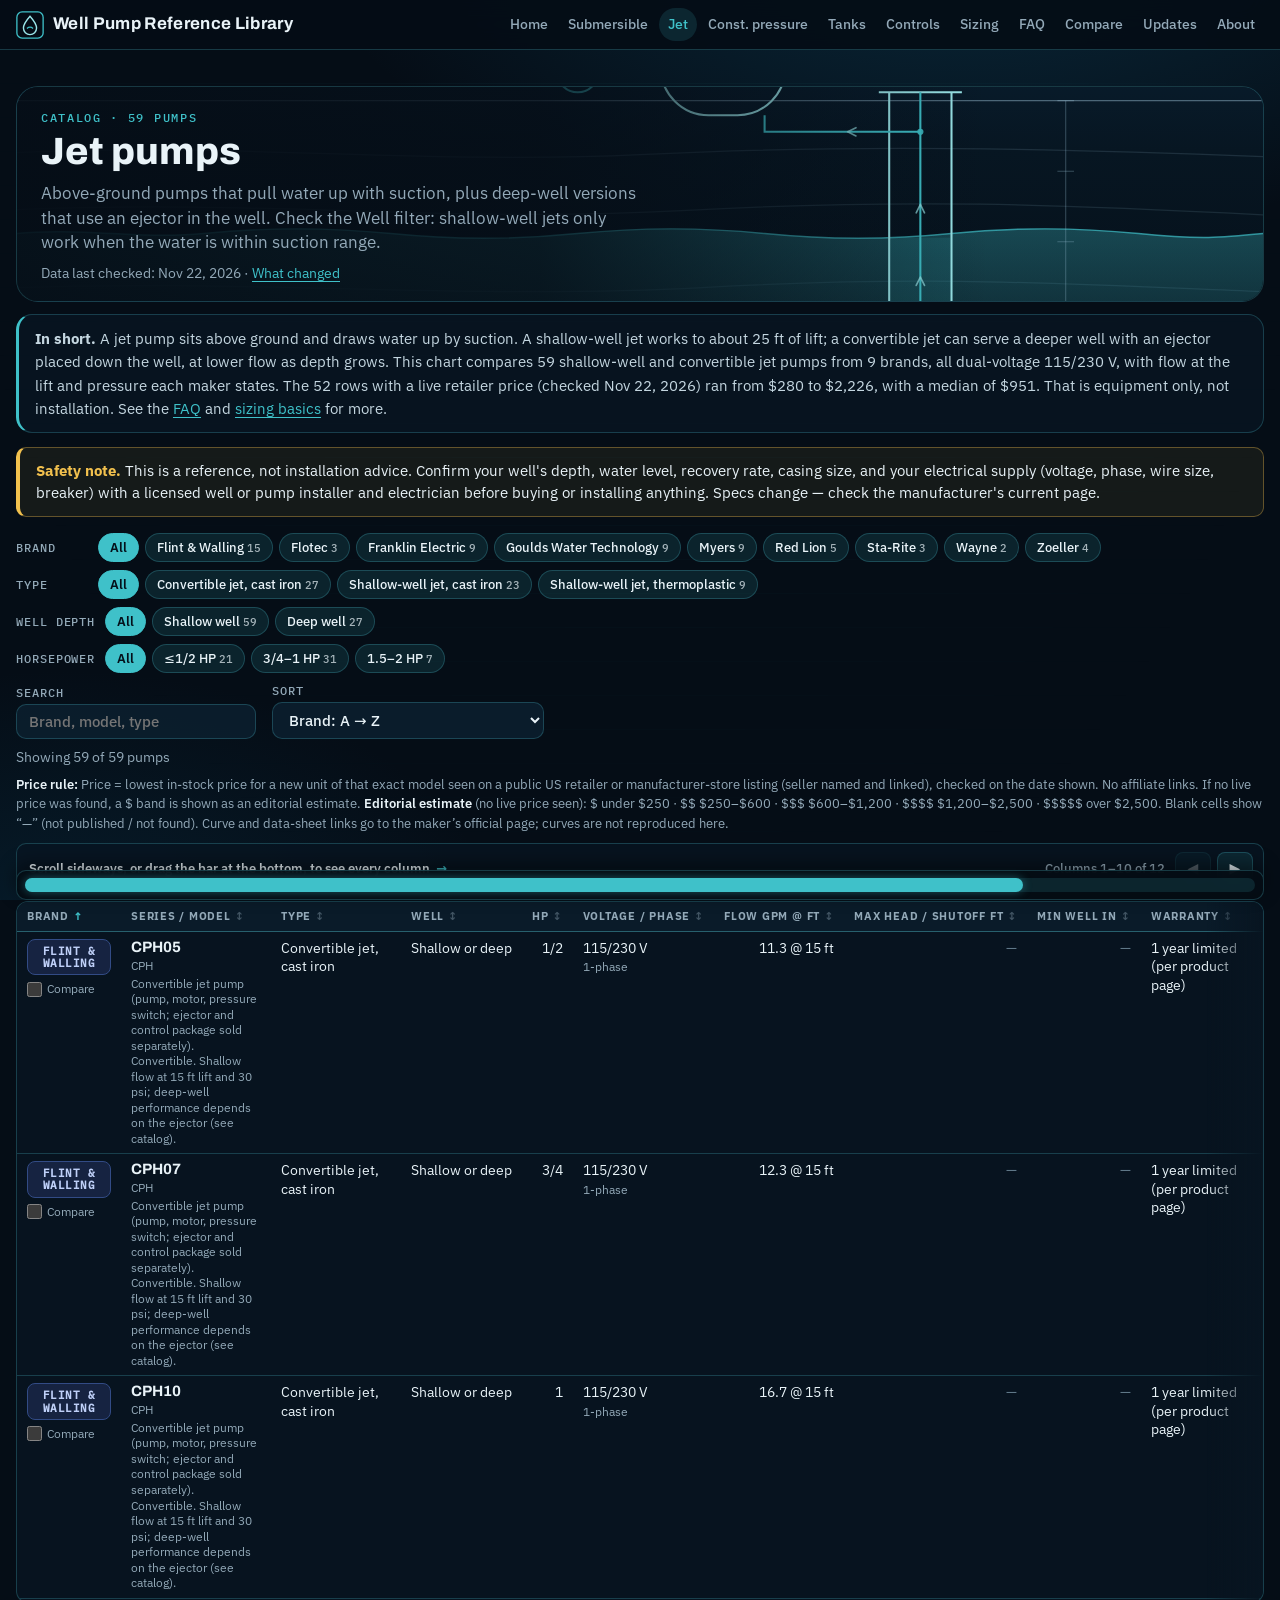
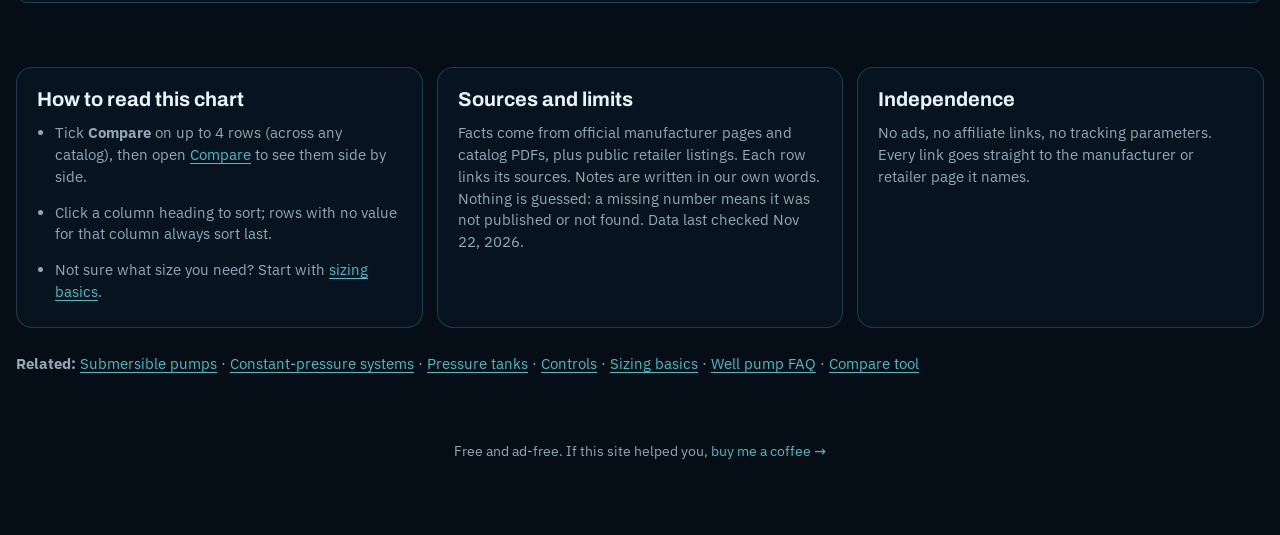
<file: jet.html>
<!doctype html>
<html lang="en">
<head>
<meta charset="utf-8">
<meta name="viewport" content="width=device-width,initial-scale=1,viewport-fit=cover">
<title>Jet Pump Comparison Chart: Shallow and Deep Well (59 models) · Well Pump Reference Library</title>
<meta name="description" content="Compare shallow-well, deep-well, and convertible jet pumps across brands: HP, voltage, flow at head, warranty and price, with links to official data sheets.">
<meta name="robots" content="index,follow,max-image-preview:large,max-snippet:-1">
<meta name="google-site-verification" content="DBsd4dRo6CszvxQNH2xXlYTnwq2I4v30uIsV_nwwEc8">
<meta name="msvalidate.01" content="77C3B18F4D942281667A47021926052C">
<link rel="canonical" href="https://wellpumpchart.pages.dev/jet">
<meta property="og:type" content="article">
<meta property="og:site_name" content="Well Pump Reference Library">
<meta property="og:locale" content="en_US">
<meta property="og:title" content="Jet Pump Comparison Chart: Shallow and Deep Well (59 models) · Well Pump Reference Library">
<meta property="og:description" content="Compare shallow-well, deep-well, and convertible jet pumps across brands: HP, voltage, flow at head, warranty and price, with links to official data sheets.">
<meta property="og:url" content="https://wellpumpchart.pages.dev/jet">
<meta property="og:image" content="https://wellpumpchart.pages.dev/og-image.png">
<meta property="og:image:width" content="1200">
<meta property="og:image:height" content="630">
<meta property="og:image:alt" content="Well Pump Reference Library: a well casing with a submersible pump, pressure tank and gauge in teal line art">
<meta name="twitter:card" content="summary_large_image">
<meta name="twitter:title" content="Jet Pump Comparison Chart: Shallow and Deep Well (59 models) · Well Pump Reference Library">
<meta name="twitter:description" content="Compare shallow-well, deep-well, and convertible jet pumps across brands: HP, voltage, flow at head, warranty and price, with links to official data sheets.">
<meta name="twitter:image" content="https://wellpumpchart.pages.dev/og-image.png">
<link rel="icon" href="favicon.ico" sizes="any">
<link rel="icon" href="favicon.svg" type="image/svg+xml">
<link rel="apple-touch-icon" href="apple-touch-icon.png">
<link rel="preload" href="fonts/ibm-plex-sans-latin.woff2" as="font" type="font/woff2" crossorigin>
<link rel="preload" href="fonts/archivo-latin.woff2" as="font" type="font/woff2" crossorigin>
<link rel="stylesheet" href="theme.css?v=20261124a">
<script type="application/ld+json">{"@context": "https://schema.org", "@graph": [{"@type": "Dataset", "name": "Jet Pump Comparison Chart: Shallow and Deep Well (59 models)", "description": "Compare shallow-well, deep-well, and convertible jet pumps across brands: HP, voltage, flow at head, warranty and price, with links to official data sheets. 59 rows. Specs from official manufacturer pages and catalog PDFs; prices from public US retailer listings with seller, link and check date, or an editorial $ band where no live price was seen. Data last checked Nov 22, 2026.", "url": "https://wellpumpchart.pages.dev/jet", "creator": {"@type": "Person", "name": "Marcus Travis"}, "publisher": {"@type": "Person", "name": "Marcus Travis"}, "dateModified": "2026-11-22", "isAccessibleForFree": true, "inLanguage": "en-US", "spatialCoverage": "United States", "keywords": ["Jet pumps", "well pump", "comparison chart", "specifications", "prices"], "variableMeasured": ["Brand", "Series / model", "Type", "Well depth (shallow / deep)", "Horsepower", "Voltage and phase", "Flow (gpm) at stated head (ft)", "Maximum / shutoff head (ft)", "Minimum well diameter (in)", "Warranty", "Price (USD) with source and check date", "Official product, curve and data sheet links"], "includedInDataCatalog": {"@type": "DataCatalog", "name": "Well Pump Reference Library", "url": "https://wellpumpchart.pages.dev/"}}, {"@type": "BreadcrumbList", "itemListElement": [{"@type": "ListItem", "position": 1, "name": "Home", "item": "https://wellpumpchart.pages.dev/"}, {"@type": "ListItem", "position": 2, "name": "Jet pumps", "item": "https://wellpumpchart.pages.dev/jet"}]}, {"@type": "ItemList", "name": "Jet pumps — Well Pump Reference Library", "numberOfItems": 59, "itemListElement": [{"@type": "ListItem", "position": 1, "name": "Goulds Water Technology J5S", "url": "https://wellpumpchart.pages.dev/jet#p-goulds-js-plus-j5s"}, {"@type": "ListItem", "position": 2, "name": "Goulds Water Technology J5SH", "url": "https://wellpumpchart.pages.dev/jet#p-goulds-js-plus-j5sh"}, {"@type": "ListItem", "position": 3, "name": "Goulds Water Technology J7S", "url": "https://wellpumpchart.pages.dev/jet#p-goulds-js-plus-j7s"}, {"@type": "ListItem", "position": 4, "name": "Goulds Water Technology J10S", "url": "https://wellpumpchart.pages.dev/jet#p-goulds-js-plus-j10s"}, {"@type": "ListItem", "position": 5, "name": "Goulds Water Technology J15S", "url": "https://wellpumpchart.pages.dev/jet#p-goulds-js-plus-j15s"}, {"@type": "ListItem", "position": 6, "name": "Goulds Water Technology J5", "url": "https://wellpumpchart.pages.dev/jet#p-goulds-jplus-j5"}, {"@type": "ListItem", "position": 7, "name": "Goulds Water Technology J7", "url": "https://wellpumpchart.pages.dev/jet#p-goulds-jplus-j7"}, {"@type": "ListItem", "position": 8, "name": "Goulds Water Technology J10", "url": "https://wellpumpchart.pages.dev/jet#p-goulds-jplus-j10"}, {"@type": "ListItem", "position": 9, "name": "Goulds Water Technology J15", "url": "https://wellpumpchart.pages.dev/jet#p-goulds-jplus-j15"}, {"@type": "ListItem", "position": 10, "name": "Red Lion RJS-50-PREM", "url": "https://wellpumpchart.pages.dev/jet#p-red-lion-rjs-50-prem"}, {"@type": "ListItem", "position": 11, "name": "Red Lion RJS-75-PREM", "url": "https://wellpumpchart.pages.dev/jet#p-red-lion-rjs-75-prem"}, {"@type": "ListItem", "position": 12, "name": "Red Lion RJS-100-PREM", "url": "https://wellpumpchart.pages.dev/jet#p-red-lion-rjs-100-prem"}, {"@type": "ListItem", "position": 13, "name": "Red Lion RJC-50-PREM", "url": "https://wellpumpchart.pages.dev/jet#p-red-lion-rjc-50-prem"}, {"@type": "ListItem", "position": 14, "name": "Red Lion RJC-75-PREM", "url": "https://wellpumpchart.pages.dev/jet#p-red-lion-rjc-75-prem"}, {"@type": "ListItem", "position": 15, "name": "Flotec FP4012-10", "url": "https://wellpumpchart.pages.dev/jet#p-flotec-fp4012-10"}, {"@type": "ListItem", "position": 16, "name": "Flotec FP4022-10", "url": "https://wellpumpchart.pages.dev/jet#p-flotec-fp4022-10"}, {"@type": "ListItem", "position": 17, "name": "Flotec FP4032", "url": "https://wellpumpchart.pages.dev/jet#p-flotec-fp4032"}, {"@type": "ListItem", "position": 18, "name": "Flint & Walling EK05S", "url": "https://wellpumpchart.pages.dev/jet#p-flint-walling-ek05s"}, {"@type": "ListItem", "position": 19, "name": "Flint & Walling EK07S", "url": "https://wellpumpchart.pages.dev/jet#p-flint-walling-ek07s"}, {"@type": "ListItem", "position": 20, "name": "Flint & Walling EK10S", "url": "https://wellpumpchart.pages.dev/jet#p-flint-walling-ek10s"}, {"@type": "ListItem", "position": 21, "name": "Flint & Walling CPJ03SB", "url": "https://wellpumpchart.pages.dev/jet#p-flint-walling-cpj03sb"}, {"@type": "ListItem", "position": 22, "name": "Flint & Walling CPJ05SB", "url": "https://wellpumpchart.pages.dev/jet#p-flint-walling-cpj05sb"}, {"@type": "ListItem", "position": 23, "name": "Flint & Walling CPJ07SB", "url": "https://wellpumpchart.pages.dev/jet#p-flint-walling-cpj07sb"}, {"@type": "ListItem", "position": 24, "name": "Flint & Walling CPJ10SB", "url": "https://wellpumpchart.pages.dev/jet#p-flint-walling-cpj10sb"}, {"@type": "ListItem", "position": 25, "name": "Flint & Walling CPJ15S", "url": "https://wellpumpchart.pages.dev/jet#p-flint-walling-cpj15s"}, {"@type": "ListItem", "position": 26, "name": "Flint & Walling CPJ05B", "url": "https://wellpumpchart.pages.dev/jet#p-flint-walling-cpj05b"}, {"@type": "ListItem", "position": 27, "name": "Flint & Walling CPJ07B", "url": "https://wellpumpchart.pages.dev/jet#p-flint-walling-cpj07b"}, {"@type": "ListItem", "position": 28, "name": "Flint & Walling CPJ10B", "url": "https://wellpumpchart.pages.dev/jet#p-flint-walling-cpj10b"}, {"@type": "ListItem", "position": 29, "name": "Flint & Walling CPJ15", "url": "https://wellpumpchart.pages.dev/jet#p-flint-walling-cpj15"}, {"@type": "ListItem", "position": 30, "name": "Flint & Walling CPH05", "url": "https://wellpumpchart.pages.dev/jet#p-flint-walling-cph05"}, {"@type": "ListItem", "position": 31, "name": "Flint & Walling CPH07", "url": "https://wellpumpchart.pages.dev/jet#p-flint-walling-cph07"}, {"@type": "ListItem", "position": 32, "name": "Flint & Walling CPH10", "url": "https://wellpumpchart.pages.dev/jet#p-flint-walling-cph10"}, {"@type": "ListItem", "position": 33, "name": "Franklin Electric FVJ05CI", "url": "https://wellpumpchart.pages.dev/jet#p-franklin-versajet-fvj05ci"}, {"@type": "ListItem", "position": 34, "name": "Franklin Electric FVJ07CI", "url": "https://wellpumpchart.pages.dev/jet#p-franklin-versajet-fvj07ci"}, {"@type": "ListItem", "position": 35, "name": "Franklin Electric FVJ1CI", "url": "https://wellpumpchart.pages.dev/jet#p-franklin-versajet-fvj1ci"}, {"@type": "ListItem", "position": 36, "name": "Franklin Electric FVJ15CI", "url": "https://wellpumpchart.pages.dev/jet#p-franklin-versajet-fvj15ci"}, {"@type": "ListItem", "position": 37, "name": "Franklin Electric FE05CI-C", "url": "https://wellpumpchart.pages.dev/jet#p-franklin-c-series-fe05ci-c"}, {"@type": "ListItem", "position": 38, "name": "Franklin Electric FE07CI-C", "url": "https://wellpumpchart.pages.dev/jet#p-franklin-c-series-fe07ci-c"}, {"@type": "ListItem", "position": 39, "name": "Franklin Electric FSWJ05P", "url": "https://wellpumpchart.pages.dev/jet#p-franklin-swj-fswj05p"}, {"@type": "ListItem", "position": 40, "name": "Franklin Electric FSWJ07P", "url": "https://wellpumpchart.pages.dev/jet#p-franklin-swj-fswj07p"}, {"@type": "ListItem", "position": 41, "name": "Franklin Electric FSWJ1P", "url": "https://wellpumpchart.pages.dev/jet#p-franklin-swj-fswj1p"}, {"@type": "ListItem", "position": 42, "name": "Wayne SWS50", "url": "https://wellpumpchart.pages.dev/jet#p-wayne-sws50"}, {"@type": "ListItem", "position": 43, "name": "Wayne CWS50", "url": "https://wellpumpchart.pages.dev/jet#p-wayne-cws50"}, {"@type": "ListItem", "position": 44, "name": "Sta-Rite HMSD", "url": "https://wellpumpchart.pages.dev/jet#p-sta-rite-hmsd"}, {"@type": "ListItem", "position": 45, "name": "Sta-Rite HMSE", "url": "https://wellpumpchart.pages.dev/jet#p-sta-rite-hmse"}, {"@type": "ListItem", "position": 46, "name": "Sta-Rite HMSF", "url": "https://wellpumpchart.pages.dev/jet#p-sta-rite-hmsf"}, {"@type": "ListItem", "position": 47, "name": "Zoeller 460-0006 (NE460)", "url": "https://wellpumpchart.pages.dev/jet#p-zoeller-ne460-460-0006"}, {"@type": "ListItem", "position": 48, "name": "Zoeller 461-0006 (NE461)", "url": "https://wellpumpchart.pages.dev/jet#p-zoeller-ne461-461-0006"}, {"@type": "ListItem", "position": 49, "name": "Zoeller 462-0006 (NE462)", "url": "https://wellpumpchart.pages.dev/jet#p-zoeller-ne462-462-0006"}, {"@type": "ListItem", "position": 50, "name": "Zoeller 463-0006 (NE463)", "url": "https://wellpumpchart.pages.dev/jet#p-zoeller-ne463-463-0006"}, {"@type": "ListItem", "position": 51, "name": "Myers HJ50S", "url": "https://wellpumpchart.pages.dev/jet#p-myers-hj50s"}, {"@type": "ListItem", "position": 52, "name": "Myers HJ75S", "url": "https://wellpumpchart.pages.dev/jet#p-myers-hj75s"}, {"@type": "ListItem", "position": 53, "name": "Myers HJ100S", "url": "https://wellpumpchart.pages.dev/jet#p-myers-hj100s"}, {"@type": "ListItem", "position": 54, "name": "Myers HC50", "url": "https://wellpumpchart.pages.dev/jet#p-myers-hc50"}, {"@type": "ListItem", "position": 55, "name": "Myers HCM100", "url": "https://wellpumpchart.pages.dev/jet#p-myers-hcm100"}, {"@type": "ListItem", "position": 56, "name": "Myers HCM150", "url": "https://wellpumpchart.pages.dev/jet#p-myers-hcm150"}, {"@type": "ListItem", "position": 57, "name": "Myers MPNC", "url": "https://wellpumpchart.pages.dev/jet#p-myers-mpnc"}, {"@type": "ListItem", "position": 58, "name": "Myers MPND", "url": "https://wellpumpchart.pages.dev/jet#p-myers-mpnd"}, {"@type": "ListItem", "position": 59, "name": "Myers MPNE", "url": "https://wellpumpchart.pages.dev/jet#p-myers-mpne"}]}]}</script>
</head>
<body>
<div class="page-bg"></div>
<a class="skip" href="#main">Skip to content</a>
<nav class="topnav" aria-label="Primary">
  <div class="inner">
    <a class="brand" href="index.html">
      <svg width="28" height="28" viewBox="0 0 32 32" aria-hidden="true"><rect x="1" y="1" width="30" height="30" rx="6" fill="none" stroke="#3fc1c9" stroke-width="1.5"/><path d="M16 6 C16 6 8.5 14.5 8.5 19.5 a7.5 7.5 0 0 0 15 0 C23.5 14.5 16 6 16 6 Z" fill="none" stroke="#9be7ea" stroke-width="1.6"/><path d="M12.5 20 q3.5 -3 7 0" fill="none" stroke="#3fc1c9" stroke-width="1.5"/></svg>
      Well Pump Reference Library
    </a>
    <button type="button" class="nav-toggle" aria-expanded="false" aria-controls="primary-nav" aria-label="Open menu">☰ Menu</button>
    <ul class="nav-links" id="primary-nav"><li><a href="index.html">Home</a></li><li><a href="submersible.html">Submersible</a></li><li><a href="jet.html" aria-current="page">Jet</a></li><li><a href="constant-pressure.html">Const. pressure</a></li><li><a href="tanks.html">Tanks</a></li><li><a href="controls.html">Controls</a></li><li><a href="sizing.html">Sizing</a></li><li><a href="faq.html">FAQ</a></li><li><a href="compare.html">Compare <span class="cmp-n" hidden>0</span></a></li><li><a href="updates.html">Updates</a></li><li><a href="index.html#about">About</a></li></ul>
  </div>
</nav>
<main>
<div class="wrap chart-wrap" id="main">
<header class="hero compact">
  <div class="hero-art"><svg class="hero-svg" viewBox="0 0 1200 420" preserveAspectRatio="xMaxYMid slice" aria-hidden="true">
  <defs>
    <linearGradient id="hsky" x1="0" y1="0" x2="0" y2="1">
      <stop offset="0%" stop-color="#0a2236"/>
      <stop offset="40%" stop-color="#071622"/>
      <stop offset="100%" stop-color="#050d16"/>
    </linearGradient>
    <linearGradient id="hwater" x1="0" y1="0" x2="0" y2="1">
      <stop offset="0%" stop-color="#3fc1c9" stop-opacity="0.30"/>
      <stop offset="100%" stop-color="#3fc1c9" stop-opacity="0.04"/>
    </linearGradient>
  </defs>
  <rect width="1200" height="420" fill="url(#hsky)"/>
  <!-- ground line and soil strata -->
  <g fill="none" stroke="#8fb4c8" stroke-width="1.2">
    <path d="M0,120 L1200,120" stroke-opacity="0.5"/>
    <path d="M0,170 C200,160 400,182 600,172 S1000,166 1200,174" stroke-opacity="0.16"/>
    <path d="M0,225 C240,215 420,238 640,226 S1000,220 1200,230" stroke-opacity="0.14"/>
    <path d="M0,300 C220,292 440,312 660,300 S1000,296 1200,304" stroke-opacity="0.12"/>
    <path d="M0,370 C260,362 460,380 700,368 S1020,364 1200,372" stroke-opacity="0.10"/>
  </g>
  <!-- water table -->
  <path d="M0,248 C60,242 120,254 180,248 S300,242 360,248 S480,254 540,248 S660,242 720,248 S840,254 900,248 S1020,242 1080,248 S1160,252 1200,248 L1200,420 L0,420 Z" fill="url(#hwater)"/>
  <path d="M0,248 C60,242 120,254 180,248 S300,242 360,248 S480,254 540,248 S660,242 720,248 S840,254 900,248 S1020,242 1080,248 S1160,252 1200,248" fill="none" stroke="#3fc1c9" stroke-opacity="0.7" stroke-width="1.4"/>
  <!-- well casing -->
  <g fill="none" stroke="#9be7ea" stroke-width="2">
    <path d="M840,112 L840,392"/>
    <path d="M900,112 L900,392"/>
    <path d="M830,112 L910,112"/>
    <path d="M840,392 L900,392" stroke-dasharray="4 5" stroke-opacity="0.5"/>
  </g>
  <!-- water inside casing -->
  <rect x="841" y="252" width="58" height="140" fill="#3fc1c9" fill-opacity="0.12"/>
  <!-- drop pipe and submersible pump -->
  <g fill="none" stroke="#3fc1c9" stroke-width="2">
    <path d="M870,112 L870,318"/>
    <rect x="855" y="318" width="30" height="46" rx="5"/>
    <path d="M855,332 L885,332 M855,344 L885,344" stroke-opacity="0.6"/>
    <rect x="859" y="364" width="22" height="22" rx="4"/>
  </g>
  <!-- pitless line to house, pressure tank, gauge, switch -->
  <g fill="none" stroke="#3fc1c9" stroke-width="2">
    <path d="M870,150 L720,150 L720,134"/>
    <rect x="620" y="42" width="120" height="92" rx="46" stroke="#9be7ea"/>
    <path d="M560,92 L620,92"/>
    <circle cx="540" cy="92" r="20"/>
    <path d="M540,92 L551,81" stroke-width="2"/>
    <rect x="490" y="62" width="30" height="24" rx="3" stroke-opacity="0.7"/>
    <path d="M520,74 L520,92 L520,92" stroke-opacity="0.5"/>
  </g>
  <g fill="#3fc1c9" fill-opacity="0.9">
    <circle cx="540" cy="92" r="2.6"/>
    <circle cx="870" cy="150" r="3"/>
  </g>
  <!-- flow arrows -->
  <g fill="none" stroke="#9be7ea" stroke-opacity="0.7" stroke-width="1.6" stroke-linecap="round" stroke-linejoin="round">
    <path d="M870,290 l-4,8 m4,-8 l4,8"/>
    <path d="M870,220 l-4,8 m4,-8 l4,8"/>
    <path d="M800,150 l8,-4 m-8,4 l8,4"/>
  </g>
  <!-- well cap tick marks and depth scale -->
  <g stroke="#8fb4c8" stroke-opacity="0.35" stroke-width="1">
    <path d="M1010,120 L1010,392"/>
    <path d="M1002,120 L1018,120 M1002,188 L1018,188 M1002,256 L1018,256 M1002,324 L1018,324 M1002,392 L1018,392"/>
  </g>
</svg>
</div>
  <div class="hero-copy">
    <span class="eyebrow">Catalog · 59 pumps</span>
    <h1>Jet pumps</h1>
    <p class="lede">Above-ground pumps that pull water up with suction, plus deep-well versions that use an ejector in the well. Check the Well filter: shallow-well jets only work when the water is within suction range.</p>
    <p class="checked">Data last checked: <time datetime="2026-11-22">Nov 22, 2026</time> · <a href="updates.html">What changed</a></p>
  </div>
</header>
<section class="answer" aria-label="In short"><p><strong>In short.</strong> A jet pump sits above ground and draws water up by suction. A shallow-well jet works to about 25 ft of lift; a convertible jet can serve a deeper well with an ejector placed down the well, at lower flow as depth grows. This chart compares 59 shallow-well and convertible jet pumps from 9 brands, all dual-voltage 115/230 V, with flow at the lift and pressure each maker states. The 52 rows with a live retailer price (checked Nov 22, 2026) ran from $280 to $2,226, with a median of $951. That is equipment only, not installation. See the <a href="faq.html">FAQ</a> and <a href="sizing.html">sizing basics</a> for more.</p></section>
<aside class="safety" role="note"><strong>Safety note.</strong> This is a reference, not installation advice. Confirm your well&#x27;s depth, water level, recovery rate, casing size, and your electrical supply (voltage, phase, wire size, breaker) with a licensed well or pump installer and electrician before buying or installing anything. Specs change — check the manufacturer&#x27;s current page.</aside>
  <div class="toolbar">
    <div class="fgroups" id="fgroups"><div class="fgroup"><span class="flabel">Brand</span><div class="chips" role="group" aria-label="Brand"><button type="button" class="chip" data-g="brand" data-v="" aria-pressed="true">All</button><button type="button" class="chip" data-g="brand" data-v="Flint &amp; Walling" aria-pressed="false">Flint &amp; Walling<small>15</small></button><button type="button" class="chip" data-g="brand" data-v="Flotec" aria-pressed="false">Flotec<small>3</small></button><button type="button" class="chip" data-g="brand" data-v="Franklin Electric" aria-pressed="false">Franklin Electric<small>9</small></button><button type="button" class="chip" data-g="brand" data-v="Goulds Water Technology" aria-pressed="false">Goulds Water Technology<small>9</small></button><button type="button" class="chip" data-g="brand" data-v="Myers" aria-pressed="false">Myers<small>9</small></button><button type="button" class="chip" data-g="brand" data-v="Red Lion" aria-pressed="false">Red Lion<small>5</small></button><button type="button" class="chip" data-g="brand" data-v="Sta-Rite" aria-pressed="false">Sta-Rite<small>3</small></button><button type="button" class="chip" data-g="brand" data-v="Wayne" aria-pressed="false">Wayne<small>2</small></button><button type="button" class="chip" data-g="brand" data-v="Zoeller" aria-pressed="false">Zoeller<small>4</small></button></div></div><div class="fgroup"><span class="flabel">Type</span><div class="chips" role="group" aria-label="Type"><button type="button" class="chip" data-g="type" data-v="" aria-pressed="true">All</button><button type="button" class="chip" data-g="type" data-v="Convertible jet, cast iron" aria-pressed="false">Convertible jet, cast iron<small>27</small></button><button type="button" class="chip" data-g="type" data-v="Shallow-well jet, cast iron" aria-pressed="false">Shallow-well jet, cast iron<small>23</small></button><button type="button" class="chip" data-g="type" data-v="Shallow-well jet, thermoplastic" aria-pressed="false">Shallow-well jet, thermoplastic<small>9</small></button></div></div><div class="fgroup"><span class="flabel">Well depth</span><div class="chips" role="group" aria-label="Well depth"><button type="button" class="chip" data-g="well" data-v="" aria-pressed="true">All</button><button type="button" class="chip" data-g="well" data-v="shallow" aria-pressed="false">Shallow well<small>59</small></button><button type="button" class="chip" data-g="well" data-v="deep" aria-pressed="false">Deep well<small>27</small></button></div></div><div class="fgroup"><span class="flabel">Horsepower</span><div class="chips" role="group" aria-label="Horsepower"><button type="button" class="chip" data-g="hp" data-v="" aria-pressed="true">All</button><button type="button" class="chip" data-g="hp" data-v="0" aria-pressed="false">≤1/2 HP<small>21</small></button><button type="button" class="chip" data-g="hp" data-v="1" aria-pressed="false">3/4–1 HP<small>31</small></button><button type="button" class="chip" data-g="hp" data-v="2" aria-pressed="false">1.5–2 HP<small>7</small></button></div></div></div>
    <div class="tools">
      <label class="search">Search
        <input type="search" id="search" placeholder="Brand, model, type" autocomplete="off">
      </label>
      <label class="sort">Sort
        <select id="sort"></select>
      </label>
    </div>
  </div>
  <p class="count" id="count" aria-live="polite">Showing 59 of 59 pumps</p>
  <p class="table-caption" id="cap"><strong>Price rule:</strong> Price = lowest in-stock price for a new unit of that exact model seen on a public US retailer or manufacturer-store listing (seller named and linked), checked on the date shown. No affiliate links. If no live price was found, a $ band is shown as an editorial estimate. <strong>Editorial estimate</strong> (no live price seen): $ under $250 · $$ $250–$600 · $$$ $600–$1,200 · $$$$ $1,200–$2,500 · $$$$$ over $2,500. Blank cells show “—” (not published / not found). Curve and data-sheet links go to the maker’s official page; curves are not reproduced here.</p>
  <div class="table-box">
    <table class="chart" aria-describedby="cap">
      <caption class="sr-only">Jet pumps: one row per model</caption>
      <thead><tr><th scope="col"><button type="button" class="th-btn" data-k="brand">Brand</button></th><th scope="col"><button type="button" class="th-btn" data-k="model">Series / model</button></th><th scope="col"><button type="button" class="th-btn" data-k="type">Type</button></th><th scope="col"><button type="button" class="th-btn" data-k="well">Well</button></th><th class="num" scope="col"><button type="button" class="th-btn" data-k="hp">HP</button></th><th scope="col"><button type="button" class="th-btn" data-k="vp">Voltage / phase</button></th><th class="num" scope="col"><button type="button" class="th-btn" data-k="flow">Flow gpm @ ft</button></th><th class="num" scope="col"><button type="button" class="th-btn" data-k="maxhead">Max head / shutoff ft</button></th><th class="num" scope="col"><button type="button" class="th-btn" data-k="minwell">Min well in</button></th><th scope="col"><button type="button" class="th-btn" data-k="warranty">Warranty</button></th><th scope="col"><button type="button" class="th-btn" data-k="price">Price</button></th><th scope="col">Links</th></tr></thead>
      <tbody id="rows"></tbody>
    </table>
  </div>
  <div class="notes">
    <section><h2>How to read this chart</h2><ul>
      <li>Tick <strong>Compare</strong> on up to 4 rows (across any catalog), then open <a href="compare.html">Compare</a> to see them side by side.</li>
      <li>Click a column heading to sort; rows with no value for that column always sort last.</li>
      <li>Not sure what size you need? Start with <a href="sizing.html">sizing basics</a>.</li>
    </ul></section>
    <section><h2>Sources and limits</h2>
      <p>Facts come from official manufacturer pages and catalog PDFs, plus public retailer listings. Each row links its sources. Notes are written in our own words. Nothing is guessed: a missing number means it was not published or not found. Data last checked Nov 22, 2026.</p></section>
    <section><h2>Independence</h2>
      <p>No ads, no affiliate links, no tracking parameters. Every link goes straight to the manufacturer or retailer page it names.</p></section>
  </div>
<nav class="related" aria-label="Related pages"><strong>Related:</strong> <a href="submersible.html">Submersible pumps</a> · <a href="constant-pressure.html">Constant-pressure systems</a> · <a href="tanks.html">Pressure tanks</a> · <a href="controls.html">Controls</a> · <a href="sizing.html">Sizing basics</a> · <a href="faq.html">Well pump FAQ</a> · <a href="compare.html">Compare tool</a></nav>
</div>
</main>
<footer class="site-footer">
<p class="kofi">Free and ad-free. If this site helped you, <a href="https://ko-fi.com/marcustravis" target="_blank" rel="noopener">buy me a coffee →</a></p>
</footer>
<script>
(function () {
  function syncNavH() {
    var nav = document.querySelector(".topnav");
    if (!nav) return;
    document.documentElement.style.setProperty("--nav-h", Math.ceil(nav.getBoundingClientRect().height) + "px");
  }
  syncNavH();
  window.addEventListener("resize", syncNavH);
  if (window.ResizeObserver && document.querySelector(".topnav")) {
    new ResizeObserver(syncNavH).observe(document.querySelector(".topnav"));
  }
})();
</script>
<script src="compare.js?v=20261124a"></script>
<script src="nav.js?v=20261124a"></script>
<script src="app.js?v=20261124a"></script>
<script src="scroll-hint.js?v=20261124a"></script>
<script>
const DATA = [{"id": "goulds-js-plus-j5s", "brand": "Goulds Water Technology", "series": "JS+", "model": "J5S", "type": "Shallow-well jet, cast iron", "well": ["shallow"], "hp": 0.5, "voltage": "115/230 V", "phase": "1", "flow_gpm": 14.4, "flow_at_ft": 10, "max_head_ft": null, "min_well_in": null, "tank_gal": null, "drawdown_gal": null, "drawdown_note": null, "max_psi": 61, "setting": null, "warranty": null, "price_usd": 566.06, "price_source": "Supreme Water Sales", "price_url": "https://supremewatersales.com/products/goulds-j5s", "price_checked": "2026-11-22", "price_scale": null, "product_url": "https://www.xylem.com/en-us/products--services/pumps-packaged-pump-systems/pumps/jet-pumps/js-plus-jszplus/", "curve_url": "https://www.xylem.com/siteassets/brand/goulds-water-technology/resources/technical-brochure/bjs-r4.pdf", "spec_url": "https://www.xylem.com/siteassets/brand/goulds-water-technology/resources/technical-brochure/bjs-r4.pdf", "notes": "Shallow-well jet pump (integral ejector, pressure switch included). Shallow-well only (lift to 25 ft). Flow at 10 ft lift and 30 psi; ships with 30/50 psi switch.", "rid": "p-goulds-js-plus-j5s", "_icon": "icons/goulds-water-technology.png"}, {"id": "goulds-js-plus-j5sh", "brand": "Goulds Water Technology", "series": "JS+", "model": "J5SH", "type": "Shallow-well jet, cast iron", "well": ["shallow"], "hp": 0.5, "voltage": "115/230 V", "phase": "1", "flow_gpm": 10.0, "flow_at_ft": 10, "max_head_ft": null, "min_well_in": null, "tank_gal": null, "drawdown_gal": null, "drawdown_note": null, "max_psi": 81, "setting": null, "warranty": null, "price_usd": 543.38, "price_source": "Supreme Water Sales", "price_url": "https://supremewatersales.com/products/goulds-j5sh", "price_checked": "2026-11-22", "price_scale": null, "product_url": "https://www.xylem.com/en-us/products--services/pumps-packaged-pump-systems/pumps/jet-pumps/js-plus-jszplus/", "curve_url": "https://www.xylem.com/siteassets/brand/goulds-water-technology/resources/technical-brochure/bjs-r4.pdf", "spec_url": "https://www.xylem.com/siteassets/brand/goulds-water-technology/resources/technical-brochure/bjs-r4.pdf", "notes": "Shallow-well jet pump (integral ejector, pressure switch included). Higher-pressure model. Shallow-well only (lift to 25 ft). Flow at 10 ft lift and 30 psi; ships with 30/50 psi switch.", "rid": "p-goulds-js-plus-j5sh", "_icon": "icons/goulds-water-technology.png"}, {"id": "goulds-js-plus-j7s", "brand": "Goulds Water Technology", "series": "JS+", "model": "J7S", "type": "Shallow-well jet, cast iron", "well": ["shallow"], "hp": 0.75, "voltage": "115/230 V", "phase": "1", "flow_gpm": 17.3, "flow_at_ft": 10, "max_head_ft": null, "min_well_in": null, "tank_gal": null, "drawdown_gal": null, "drawdown_note": null, "max_psi": 68, "setting": null, "warranty": null, "price_usd": 613.31, "price_source": "Supreme Water Sales", "price_url": "https://supremewatersales.com/products/goulds-j7s", "price_checked": "2026-11-22", "price_scale": null, "product_url": "https://www.xylem.com/en-us/products--services/pumps-packaged-pump-systems/pumps/jet-pumps/js-plus-jszplus/", "curve_url": "https://www.xylem.com/siteassets/brand/goulds-water-technology/resources/technical-brochure/bjs-r4.pdf", "spec_url": "https://www.xylem.com/siteassets/brand/goulds-water-technology/resources/technical-brochure/bjs-r4.pdf", "notes": "Shallow-well jet pump (integral ejector, pressure switch included). Shallow-well only (lift to 25 ft). Flow at 10 ft lift and 30 psi; ships with 30/50 psi switch.", "rid": "p-goulds-js-plus-j7s", "_icon": "icons/goulds-water-technology.png"}, {"id": "goulds-js-plus-j10s", "brand": "Goulds Water Technology", "series": "JS+", "model": "J10S", "type": "Shallow-well jet, cast iron", "well": ["shallow"], "hp": 1.0, "voltage": "115/230 V", "phase": "1", "flow_gpm": 22.2, "flow_at_ft": 10, "max_head_ft": null, "min_well_in": null, "tank_gal": null, "drawdown_gal": null, "drawdown_note": null, "max_psi": 72, "setting": null, "warranty": null, "price_usd": 695.99, "price_source": "Supreme Water Sales", "price_url": "https://supremewatersales.com/products/goulds-j10s", "price_checked": "2026-11-22", "price_scale": null, "product_url": "https://www.xylem.com/en-us/products--services/pumps-packaged-pump-systems/pumps/jet-pumps/js-plus-jszplus/", "curve_url": "https://www.xylem.com/siteassets/brand/goulds-water-technology/resources/technical-brochure/bjs-r4.pdf", "spec_url": "https://www.xylem.com/siteassets/brand/goulds-water-technology/resources/technical-brochure/bjs-r4.pdf", "notes": "Shallow-well jet pump (integral ejector, pressure switch included). Shallow-well only (lift to 25 ft). Flow at 10 ft lift and 30 psi; ships with 30/50 psi switch.", "rid": "p-goulds-js-plus-j10s", "_icon": "icons/goulds-water-technology.png"}, {"id": "goulds-js-plus-j15s", "brand": "Goulds Water Technology", "series": "JS+", "model": "J15S", "type": "Shallow-well jet, cast iron", "well": ["shallow"], "hp": 1.5, "voltage": "115/230 V", "phase": "1", "flow_gpm": 24.3, "flow_at_ft": 10, "max_head_ft": null, "min_well_in": null, "tank_gal": null, "drawdown_gal": null, "drawdown_note": null, "max_psi": 77, "setting": null, "warranty": null, "price_usd": 879.12, "price_source": "Supreme Water Sales", "price_url": "https://supremewatersales.com/products/goulds-j15s", "price_checked": "2026-11-22", "price_scale": null, "product_url": "https://www.xylem.com/en-us/products--services/pumps-packaged-pump-systems/pumps/jet-pumps/js-plus-jszplus/", "curve_url": "https://www.xylem.com/siteassets/brand/goulds-water-technology/resources/technical-brochure/bjs-r4.pdf", "spec_url": "https://www.xylem.com/siteassets/brand/goulds-water-technology/resources/technical-brochure/bjs-r4.pdf", "notes": "Shallow-well jet pump (integral ejector, pressure switch included). Shallow-well only (lift to 25 ft). Flow at 10 ft lift and 30 psi; ships with 30/50 psi switch.", "rid": "p-goulds-js-plus-j15s", "_icon": "icons/goulds-water-technology.png"}, {"id": "goulds-jplus-j5", "brand": "Goulds Water Technology", "series": "J+", "model": "J5", "type": "Convertible jet, cast iron", "well": ["shallow", "deep"], "hp": 0.5, "voltage": "115/230 V", "phase": "1", "flow_gpm": 14.4, "flow_at_ft": 10, "max_head_ft": null, "min_well_in": 2, "tank_gal": null, "drawdown_gal": null, "drawdown_note": null, "max_psi": null, "setting": null, "warranty": null, "price_usd": 1003.8, "price_source": "KG Power Systems", "price_url": "https://store.kgpowersystems.com/products/goulds-pumps-j5-convertible-jet-pump-1-2-hp-115-230-volts-1-phase", "price_checked": "2026-11-22", "price_scale": null, "product_url": "https://www.xylem.com/en-us/products--services/pumps-packaged-pump-systems/pumps/jet-pumps/j-convertible-jet-pumps/", "curve_url": "https://www.xylem.com/siteassets/brand/goulds-water-technology/resources/technical-brochure/j-technical-brochure-bj-web.pdf", "spec_url": "https://www.xylem.com/siteassets/brand/goulds-water-technology/resources/technical-brochure/j-technical-brochure-bj-web.pdf", "notes": "Convertible jet pump (pressure switch included; jet package sold separately). Convertible. Flow is shallow-well at 10 ft lift and 30 psi; deep-well use needs a separate jet assembly and kit.", "rid": "p-goulds-jplus-j5", "_icon": "icons/goulds-water-technology.png"}, {"id": "goulds-jplus-j7", "brand": "Goulds Water Technology", "series": "J+", "model": "J7", "type": "Convertible jet, cast iron", "well": ["shallow", "deep"], "hp": 0.75, "voltage": "115/230 V", "phase": "1", "flow_gpm": 17.3, "flow_at_ft": 10, "max_head_ft": null, "min_well_in": 2, "tank_gal": null, "drawdown_gal": null, "drawdown_note": null, "max_psi": null, "setting": null, "warranty": null, "price_usd": 789.79, "price_source": "Supreme Water Sales", "price_url": "https://supremewatersales.com/products/goulds_j7_convertible_pump", "price_checked": "2026-11-22", "price_scale": null, "product_url": "https://www.xylem.com/en-us/products--services/pumps-packaged-pump-systems/pumps/jet-pumps/j-convertible-jet-pumps/", "curve_url": "https://www.xylem.com/siteassets/brand/goulds-water-technology/resources/technical-brochure/j-technical-brochure-bj-web.pdf", "spec_url": "https://www.xylem.com/siteassets/brand/goulds-water-technology/resources/technical-brochure/j-technical-brochure-bj-web.pdf", "notes": "Convertible jet pump (pressure switch included; jet package sold separately). Convertible. Flow is shallow-well at 10 ft lift and 30 psi; deep-well use needs a separate jet assembly and kit.", "rid": "p-goulds-jplus-j7", "_icon": "icons/goulds-water-technology.png"}, {"id": "goulds-jplus-j10", "brand": "Goulds Water Technology", "series": "J+", "model": "J10", "type": "Convertible jet, cast iron", "well": ["shallow", "deep"], "hp": 1.0, "voltage": "115/230 V", "phase": "1", "flow_gpm": 22.2, "flow_at_ft": 10, "max_head_ft": null, "min_well_in": 2, "tank_gal": null, "drawdown_gal": null, "drawdown_note": null, "max_psi": null, "setting": null, "warranty": null, "price_usd": 850.46, "price_source": "Supreme Water Sales", "price_url": "https://supremewatersales.com/products/goulds-j10-convertible-deep-or-shallow-well-jet-pump-115-230v-1-hp", "price_checked": "2026-11-22", "price_scale": null, "product_url": "https://www.xylem.com/en-us/products--services/pumps-packaged-pump-systems/pumps/jet-pumps/j-convertible-jet-pumps/", "curve_url": "https://www.xylem.com/siteassets/brand/goulds-water-technology/resources/technical-brochure/j-technical-brochure-bj-web.pdf", "spec_url": "https://www.xylem.com/siteassets/brand/goulds-water-technology/resources/technical-brochure/j-technical-brochure-bj-web.pdf", "notes": "Convertible jet pump (pressure switch included; jet package sold separately). Convertible. Flow is shallow-well at 10 ft lift and 30 psi; deep-well use needs a separate jet assembly and kit.", "rid": "p-goulds-jplus-j10", "_icon": "icons/goulds-water-technology.png"}, {"id": "goulds-jplus-j15", "brand": "Goulds Water Technology", "series": "J+", "model": "J15", "type": "Convertible jet, cast iron", "well": ["shallow", "deep"], "hp": 1.5, "voltage": "115/230 V", "phase": "1", "flow_gpm": 24.3, "flow_at_ft": 10, "max_head_ft": null, "min_well_in": 4.5, "tank_gal": null, "drawdown_gal": null, "drawdown_note": null, "max_psi": null, "setting": null, "warranty": null, "price_usd": 1727.31, "price_source": "KG Power Systems", "price_url": "https://store.kgpowersystems.com/products/goulds-pumps-j15-convertible-jet-pump-1-1-2-hp-115-230-volts-1-phase-cast-iron", "price_checked": "2026-11-22", "price_scale": null, "product_url": "https://www.xylem.com/en-us/products--services/pumps-packaged-pump-systems/pumps/jet-pumps/j-convertible-jet-pumps/", "curve_url": "https://www.xylem.com/siteassets/brand/goulds-water-technology/resources/technical-brochure/j-technical-brochure-bj-web.pdf", "spec_url": "https://www.xylem.com/siteassets/brand/goulds-water-technology/resources/technical-brochure/j-technical-brochure-bj-web.pdf", "notes": "Convertible jet pump (pressure switch included; jet package sold separately). Convertible. Flow is shallow-well at 10 ft lift and 30 psi; deep-well use needs a separate jet assembly and kit.", "rid": "p-goulds-jplus-j15", "_icon": "icons/goulds-water-technology.png"}, {"id": "red-lion-rjs-50-prem", "brand": "Red Lion", "series": "RJS-PREM", "model": "RJS-50-PREM", "type": "Shallow-well jet, cast iron", "well": ["shallow"], "hp": 0.5, "voltage": "115/230 V", "phase": "1", "flow_gpm": 10.0, "flow_at_ft": 15, "max_head_ft": 150, "min_well_in": null, "tank_gal": null, "drawdown_gal": null, "drawdown_note": null, "max_psi": null, "setting": null, "warranty": "3 years (per Red Lion spec sheet badge)", "price_usd": 461.55, "price_source": "RC Worst", "price_url": "https://rcworst.com/products/red-lion-rjs-50-prem-premium-cast-iron-shallow-well-jet-pump-0-5-hp-115-230v", "price_checked": "2026-11-22", "price_scale": null, "product_url": "https://redlionproducts.com/cleanwater/premium-cast-iron-shallow-well-jet-pump-rjs-prem-series/", "curve_url": "https://redlionproducts.com/media/52645/cw-rjs-prem-spec-sheet-602206-602207-602208-02-16.pdf", "spec_url": "https://redlionproducts.com/media/52645/cw-rjs-prem-spec-sheet-602206-602207-602208-02-16.pdf", "notes": "Shallow-well jet pump with thermoplastic impeller (pressure switch included). Shallow-well, lift to 25 ft. Flow at 15 ft lift and 30 psi; 30/50 psi switch.", "rid": "p-red-lion-rjs-50-prem", "_icon": null}, {"id": "red-lion-rjs-75-prem", "brand": "Red Lion", "series": "RJS-PREM", "model": "RJS-75-PREM", "type": "Shallow-well jet, cast iron", "well": ["shallow"], "hp": 0.75, "voltage": "115/230 V", "phase": "1", "flow_gpm": 13.1, "flow_at_ft": 15, "max_head_ft": 150, "min_well_in": null, "tank_gal": null, "drawdown_gal": null, "drawdown_note": null, "max_psi": null, "setting": null, "warranty": "3 years (per Red Lion spec sheet badge)", "price_usd": 576.3, "price_source": "RC Worst", "price_url": "https://rcworst.com/products/red-lion-rjs-75-prem-premium-cast-iron-shallow-well-jet-pump-0-75-hp-115-230v", "price_checked": "2026-11-22", "price_scale": null, "product_url": "https://redlionproducts.com/cleanwater/premium-cast-iron-shallow-well-jet-pump-rjs-prem-series/", "curve_url": "https://redlionproducts.com/media/52645/cw-rjs-prem-spec-sheet-602206-602207-602208-02-16.pdf", "spec_url": "https://redlionproducts.com/media/52645/cw-rjs-prem-spec-sheet-602206-602207-602208-02-16.pdf", "notes": "Shallow-well jet pump with thermoplastic impeller (pressure switch included). Shallow-well, lift to 25 ft. Flow at 15 ft lift and 30 psi; 30/50 psi switch.", "rid": "p-red-lion-rjs-75-prem", "_icon": null}, {"id": "red-lion-rjs-100-prem", "brand": "Red Lion", "series": "RJS-PREM", "model": "RJS-100-PREM", "type": "Shallow-well jet, cast iron", "well": ["shallow"], "hp": 1.0, "voltage": "115/230 V", "phase": "1", "flow_gpm": 19.5, "flow_at_ft": 15, "max_head_ft": 150, "min_well_in": null, "tank_gal": null, "drawdown_gal": null, "drawdown_note": null, "max_psi": null, "setting": null, "warranty": "3 years (per Red Lion spec sheet badge)", "price_usd": 664.7, "price_source": "RC Worst", "price_url": "https://rcworst.com/products/red-lion-rjs-100-prem-premium-cast-iron-shallow-well-jet-pump-1-0-hp-115-230v", "price_checked": "2026-11-22", "price_scale": null, "product_url": "https://redlionproducts.com/cleanwater/premium-cast-iron-shallow-well-jet-pump-rjs-prem-series/", "curve_url": "https://redlionproducts.com/media/52645/cw-rjs-prem-spec-sheet-602206-602207-602208-02-16.pdf", "spec_url": "https://redlionproducts.com/media/52645/cw-rjs-prem-spec-sheet-602206-602207-602208-02-16.pdf", "notes": "Shallow-well jet pump with thermoplastic impeller (pressure switch included). Shallow-well, lift to 25 ft. Flow at 15 ft lift and 30 psi; 30/50 psi switch.", "rid": "p-red-lion-rjs-100-prem", "_icon": null}, {"id": "red-lion-rjc-50-prem", "brand": "Red Lion", "series": "RJC-PREM", "model": "RJC-50-PREM", "type": "Convertible jet, cast iron", "well": ["shallow", "deep"], "hp": 0.5, "voltage": "115/230 V", "phase": "1", "flow_gpm": 14.2, "flow_at_ft": null, "max_head_ft": 149, "min_well_in": null, "tank_gal": null, "drawdown_gal": null, "drawdown_note": null, "max_psi": null, "setting": null, "warranty": "3 years (per Red Lion warranty badge)", "price_usd": 532.1, "price_source": "RC Worst", "price_url": "https://rcworst.com/products/red-lion-rjc-50-prem-premium-cast-iron-convertible-jet-pump-0-5-hp-115-230v", "price_checked": "2026-11-22", "price_scale": null, "product_url": "https://redlionproducts.com/cleanwater/premium-cast-iron-convertible-jet-pumps/", "curve_url": "https://redlionproducts.com/media/67810/106905103_rl_convertible_jet_pump_om.pdf", "spec_url": "https://redlionproducts.com/cleanwater/premium-cast-iron-convertible-jet-pumps/", "notes": "Convertible jet pump with injector kit. Convertible: shallow to 25 ft, deep 25-90 ft with in-well injector. Flow is the catalog maximum.", "rid": "p-red-lion-rjc-50-prem", "_icon": null}, {"id": "red-lion-rjc-75-prem", "brand": "Red Lion", "series": "RJC-PREM", "model": "RJC-75-PREM", "type": "Convertible jet, cast iron", "well": ["shallow", "deep"], "hp": 0.75, "voltage": "115/230 V", "phase": "1", "flow_gpm": 16.2, "flow_at_ft": null, "max_head_ft": 158, "min_well_in": null, "tank_gal": null, "drawdown_gal": null, "drawdown_note": null, "max_psi": null, "setting": null, "warranty": "3 years (per Red Lion warranty badge)", "price_usd": 588.2, "price_source": "RC Worst", "price_url": "https://rcworst.com/products/red-lion-rjc-75-prem-premium-cast-iron-convertible-jet-pump-0-75-hp-115-230v", "price_checked": "2026-11-22", "price_scale": null, "product_url": "https://redlionproducts.com/cleanwater/premium-cast-iron-convertible-jet-pumps/", "curve_url": "https://redlionproducts.com/media/67810/106905103_rl_convertible_jet_pump_om.pdf", "spec_url": "https://redlionproducts.com/cleanwater/premium-cast-iron-convertible-jet-pumps/", "notes": "Convertible jet pump with injector kit. Convertible: shallow to 25 ft, deep 25-90 ft with in-well injector. Flow is the catalog maximum.", "rid": "p-red-lion-rjc-75-prem", "_icon": null}, {"id": "flotec-fp4012-10", "brand": "Flotec", "series": "FP40", "model": "FP4012-10", "type": "Shallow-well jet, thermoplastic", "well": ["shallow"], "hp": 0.5, "voltage": "115/230 V", "phase": "1", "flow_gpm": 6.4, "flow_at_ft": 10, "max_head_ft": null, "min_well_in": null, "tank_gal": null, "drawdown_gal": null, "drawdown_note": null, "max_psi": 77, "setting": null, "warranty": "1 year (per sell sheet)", "price_usd": 358.4, "price_source": "KG Power Systems", "price_url": "https://store.kgpowersystems.com/products/fp4012-flotec-thermoplastic-shallow-well-jet-pump-1-2-hp-8-gpm-77-psi-max-pressure-shutoff-115-230-voltage", "price_checked": "2026-11-22", "price_scale": null, "product_url": "https://www.pentair.com/en-us/flow/flotec/flotec-products/flotec-water-supply-pumps/jet-sprinkler-pumps/flotec-fp4012-10-thermoplastic-shallow-well-jet-pump-1-2-hp.html", "curve_url": "https://www.pentair.com/content/dam/extranet/web/nam/flotec/data-sheets/fp4032-fp4022-fp4012-sell-sheet.pdf", "spec_url": "https://www.pentair.com/content/dam/extranet/web/nam/flotec/data-sheets/fp4032-fp4022-fp4012-sell-sheet.pdf", "notes": "Shallow-well jet pump with built-in pressure switch. Flow at 10 ft depth and 40 psi. Water depth 25 ft or less; foot/check valve sold separately. Preset for 115 V.", "rid": "p-flotec-fp4012-10", "_icon": "icons/flotec.png"}, {"id": "flotec-fp4022-10", "brand": "Flotec", "series": "FP40", "model": "FP4022-10", "type": "Shallow-well jet, thermoplastic", "well": ["shallow"], "hp": 0.75, "voltage": "115/230 V", "phase": "1", "flow_gpm": 9.7, "flow_at_ft": 10, "max_head_ft": null, "min_well_in": null, "tank_gal": null, "drawdown_gal": null, "drawdown_note": null, "max_psi": 78, "setting": null, "warranty": "1 year (per sell sheet)", "price_usd": 440.16, "price_source": "KG Power Systems", "price_url": "https://store.kgpowersystems.com/products/fp4022-flotec-thermoplastic-shallow-well-jet-pump-3-4-hp-12-gpm-78-psi-max-pressure-shutoff-115-230-voltage", "price_checked": "2026-11-22", "price_scale": null, "product_url": "https://www.pentair.com/en-us/flow/flotec/flotec-products/flotec-water-supply-pumps/jet-sprinkler-pumps/flotec-fp4022-10-thermoplastic-shallow-well-jet-pump-3-4-hp.html", "curve_url": "https://www.pentair.com/content/dam/extranet/web/nam/flotec/data-sheets/fp4032-fp4022-fp4012-sell-sheet.pdf", "spec_url": "https://www.pentair.com/content/dam/extranet/web/nam/flotec/data-sheets/fp4032-fp4022-fp4012-sell-sheet.pdf", "notes": "Shallow-well jet pump with built-in pressure switch. Flow at 10 ft depth and 40 psi. Water depth 25 ft or less; foot/check valve sold separately. Preset for 230 V.", "rid": "p-flotec-fp4022-10", "_icon": "icons/flotec.png"}, {"id": "flotec-fp4032", "brand": "Flotec", "series": "FP40", "model": "FP4032", "type": "Shallow-well jet, thermoplastic", "well": ["shallow"], "hp": 1.0, "voltage": "115/230 V", "phase": "1", "flow_gpm": 16.1, "flow_at_ft": 10, "max_head_ft": null, "min_well_in": null, "tank_gal": null, "drawdown_gal": null, "drawdown_note": null, "max_psi": 67, "setting": null, "warranty": "1 year (per sell sheet)", "price_usd": 492.8, "price_source": "KG Power Systems", "price_url": "https://store.kgpowersystems.com/products/fp4032-flotec-thermoplastic-shallow-well-jet-pump-1-hp-18-gpm-67-psi-max-pressure-shutoff-115-230-voltage", "price_checked": "2026-11-22", "price_scale": null, "product_url": null, "curve_url": "https://www.pentair.com/content/dam/extranet/web/nam/flotec/data-sheets/fp4032-fp4022-fp4012-sell-sheet.pdf", "spec_url": "https://www.pentair.com/content/dam/extranet/web/nam/flotec/data-sheets/fp4032-fp4022-fp4012-sell-sheet.pdf", "notes": "Shallow-well jet pump with built-in pressure switch. Flow at 10 ft depth and 40 psi. Water depth 25 ft or less; foot/check valve sold separately. Preset for 230 V.", "rid": "p-flotec-fp4032", "_icon": "icons/flotec.png"}, {"id": "flint-walling-ek05s", "brand": "Flint & Walling", "series": "EK", "model": "EK05S", "type": "Shallow-well jet, cast iron", "well": ["shallow"], "hp": 0.5, "voltage": "115/230 V", "phase": "1", "flow_gpm": 7.3, "flow_at_ft": 15, "max_head_ft": null, "min_well_in": null, "tank_gal": null, "drawdown_gal": null, "drawdown_note": null, "max_psi": 60, "setting": null, "warranty": null, "price_usd": 929.7, "price_source": "RC Worst", "price_url": "https://rcworst.com/products/flint-walling-ek05s-model-ek-shallow-well-jet-pump-0-5-hp-115v-230v-1ph", "price_checked": "2026-11-22", "price_scale": null, "product_url": null, "curve_url": "https://flintandwalling.com/wp-content/uploads/sites/2/2024/02/FW0180-CPJ-CPH-EK.pdf", "spec_url": "https://flintandwalling.com/wp-content/uploads/sites/2/2024/02/FW0180-CPJ-CPH-EK.pdf", "notes": "Shallow-well jet pump (ejector + pressure switch). Flow at 15 ft lift and 30 psi. Shallow-well, lift to 25 ft.", "rid": "p-flint-walling-ek05s", "_icon": null}, {"id": "flint-walling-ek07s", "brand": "Flint & Walling", "series": "EK", "model": "EK07S", "type": "Shallow-well jet, cast iron", "well": ["shallow"], "hp": 0.75, "voltage": "115/230 V", "phase": "1", "flow_gpm": 11.7, "flow_at_ft": 15, "max_head_ft": null, "min_well_in": null, "tank_gal": null, "drawdown_gal": null, "drawdown_note": null, "max_psi": 65, "setting": null, "warranty": null, "price_usd": 1134.9, "price_source": "RC Worst", "price_url": "https://rcworst.com/products/flint-walling-ek07s-model-ek-shallow-well-jet-pump-0-75-hp-115v-230v-1ph", "price_checked": "2026-11-22", "price_scale": null, "product_url": null, "curve_url": "https://flintandwalling.com/wp-content/uploads/sites/2/2024/02/FW0180-CPJ-CPH-EK.pdf", "spec_url": "https://flintandwalling.com/wp-content/uploads/sites/2/2024/02/FW0180-CPJ-CPH-EK.pdf", "notes": "Shallow-well jet pump (ejector + pressure switch). Flow at 15 ft lift and 30 psi. Shallow-well, lift to 25 ft.", "rid": "p-flint-walling-ek07s", "_icon": null}, {"id": "flint-walling-ek10s", "brand": "Flint & Walling", "series": "EK", "model": "EK10S", "type": "Shallow-well jet, cast iron", "well": ["shallow"], "hp": 1.0, "voltage": "115/230 V", "phase": "1", "flow_gpm": 15.5, "flow_at_ft": 15, "max_head_ft": null, "min_well_in": null, "tank_gal": null, "drawdown_gal": null, "drawdown_note": null, "max_psi": 65, "setting": null, "warranty": null, "price_usd": 733.95, "price_source": "Supreme Water Sales", "price_url": "https://supremewatersales.com/products/ek10s", "price_checked": "2026-11-22", "price_scale": null, "product_url": null, "curve_url": "https://flintandwalling.com/wp-content/uploads/sites/2/2024/02/FW0180-CPJ-CPH-EK.pdf", "spec_url": "https://flintandwalling.com/wp-content/uploads/sites/2/2024/02/FW0180-CPJ-CPH-EK.pdf", "notes": "Shallow-well jet pump (ejector + pressure switch). Flow at 15 ft lift and 30 psi. Shallow-well, lift to 25 ft.", "rid": "p-flint-walling-ek10s", "_icon": null}, {"id": "flint-walling-cpj03sb", "brand": "Flint & Walling", "series": "CPJS", "model": "CPJ03SB", "type": "Shallow-well jet, cast iron", "well": ["shallow"], "hp": 0.33, "voltage": "115/230 V", "phase": "1", "flow_gpm": 8.5, "flow_at_ft": 15, "max_head_ft": null, "min_well_in": null, "tank_gal": null, "drawdown_gal": null, "drawdown_note": null, "max_psi": 69, "setting": null, "warranty": "1 year limited (per product page)", "price_usd": null, "price_source": null, "price_url": null, "price_checked": null, "price_scale": "$$", "product_url": "https://flintandwalling.com/product/cpjs-shallow-well-jet-pump-series/", "curve_url": "https://flintandwalling.com/wp-content/uploads/sites/2/2024/02/FW0180-CPJ-CPH-EK.pdf", "spec_url": "https://flintandwalling.com/wp-content/uploads/sites/2/2024/02/FW0180-CPJ-CPH-EK.pdf", "notes": "Shallow-well jet pump with NEMA J motor, ejector and pressure switch (1/3 HP). Flow at 15 ft lift and 30 psi. Shallow-well, lift to 25 ft; 30/50 psi switch.", "rid": "p-flint-walling-cpj03sb", "_icon": null}, {"id": "flint-walling-cpj05sb", "brand": "Flint & Walling", "series": "CPJS", "model": "CPJ05SB", "type": "Shallow-well jet, cast iron", "well": ["shallow"], "hp": 0.5, "voltage": "115/230 V", "phase": "1", "flow_gpm": 12.7, "flow_at_ft": 15, "max_head_ft": null, "min_well_in": null, "tank_gal": null, "drawdown_gal": null, "drawdown_note": null, "max_psi": 69, "setting": null, "warranty": "1 year limited (per product page)", "price_usd": 1424.7, "price_source": "RC Worst", "price_url": "https://rcworst.com/products/flint-walling-cpj05sb-model-cpjs-shallow-well-jet-pump-0-5-hp-115v-230v-1ph", "price_checked": "2026-11-22", "price_scale": null, "product_url": "https://flintandwalling.com/product/cpjs-shallow-well-jet-pump-series/", "curve_url": "https://flintandwalling.com/wp-content/uploads/sites/2/2024/02/FW0180-CPJ-CPH-EK.pdf", "spec_url": "https://flintandwalling.com/wp-content/uploads/sites/2/2024/02/FW0180-CPJ-CPH-EK.pdf", "notes": "Shallow-well jet pump with NEMA J motor, ejector and pressure switch. Flow at 15 ft lift and 30 psi. Shallow-well, lift to 25 ft; 30/50 psi switch.", "rid": "p-flint-walling-cpj05sb", "_icon": null}, {"id": "flint-walling-cpj07sb", "brand": "Flint & Walling", "series": "CPJS", "model": "CPJ07SB", "type": "Shallow-well jet, cast iron", "well": ["shallow"], "hp": 0.75, "voltage": "115/230 V", "phase": "1", "flow_gpm": 15.2, "flow_at_ft": 15, "max_head_ft": null, "min_well_in": null, "tank_gal": null, "drawdown_gal": null, "drawdown_note": null, "max_psi": 65, "setting": null, "warranty": "1 year limited (per product page)", "price_usd": 1678.5, "price_source": "RC Worst", "price_url": "https://rcworst.com/products/flint-walling-cpj07sb-model-cpjs-shallow-well-jet-pump-0-75-hp-115v-230v-1ph", "price_checked": "2026-11-22", "price_scale": null, "product_url": "https://flintandwalling.com/product/cpjs-shallow-well-jet-pump-series/", "curve_url": "https://flintandwalling.com/wp-content/uploads/sites/2/2024/02/FW0180-CPJ-CPH-EK.pdf", "spec_url": "https://flintandwalling.com/wp-content/uploads/sites/2/2024/02/FW0180-CPJ-CPH-EK.pdf", "notes": "Shallow-well jet pump with NEMA J motor, ejector and pressure switch. Convertible. Shallow flow at 15 ft lift and 30 psi; deep-well performance depends on the ejector (see catalog).", "rid": "p-flint-walling-cpj07sb", "_icon": null}, {"id": "flint-walling-cpj10sb", "brand": "Flint & Walling", "series": "CPJS", "model": "CPJ10SB", "type": "Shallow-well jet, cast iron", "well": ["shallow"], "hp": 1.0, "voltage": "115/230 V", "phase": "1", "flow_gpm": 18.3, "flow_at_ft": 15, "max_head_ft": null, "min_well_in": null, "tank_gal": null, "drawdown_gal": null, "drawdown_note": null, "max_psi": 70, "setting": null, "warranty": "1 year limited (per product page)", "price_usd": 1815.3, "price_source": "RC Worst", "price_url": "https://rcworst.com/products/flint-walling-cpj10sb-model-cpjs-shallow-well-jet-pump-1-0-hp-115v-230v-1ph", "price_checked": "2026-11-22", "price_scale": null, "product_url": "https://flintandwalling.com/product/cpjs-shallow-well-jet-pump-series/", "curve_url": "https://flintandwalling.com/wp-content/uploads/sites/2/2024/02/FW0180-CPJ-CPH-EK.pdf", "spec_url": "https://flintandwalling.com/wp-content/uploads/sites/2/2024/02/FW0180-CPJ-CPH-EK.pdf", "notes": "Shallow-well jet pump with NEMA J motor, ejector and pressure switch. Convertible. Shallow flow at 15 ft lift and 30 psi; deep-well performance depends on the ejector (see catalog).", "rid": "p-flint-walling-cpj10sb", "_icon": null}, {"id": "flint-walling-cpj15s", "brand": "Flint & Walling", "series": "CPJS", "model": "CPJ15S", "type": "Shallow-well jet, cast iron", "well": ["shallow"], "hp": 1.5, "voltage": "115/230 V", "phase": "1", "flow_gpm": 23.8, "flow_at_ft": 15, "max_head_ft": null, "min_well_in": null, "tank_gal": null, "drawdown_gal": null, "drawdown_note": null, "max_psi": 77, "setting": null, "warranty": "1 year limited (per product page)", "price_usd": 2225.7, "price_source": "RC Worst", "price_url": "https://rcworst.com/products/flint-walling-cpj15s-model-cpjs-shallow-well-jet-pump-1-5-hp-115v-230v-1ph", "price_checked": "2026-11-22", "price_scale": null, "product_url": "https://flintandwalling.com/product/cpjs-shallow-well-jet-pump-series/", "curve_url": "https://flintandwalling.com/wp-content/uploads/sites/2/2024/02/FW0180-CPJ-CPH-EK.pdf", "spec_url": "https://flintandwalling.com/wp-content/uploads/sites/2/2024/02/FW0180-CPJ-CPH-EK.pdf", "notes": "Shallow-well jet pump with NEMA J motor, ejector and pressure switch. Convertible. Shallow flow at 15 ft lift and 30 psi; deep-well performance depends on the ejector (see catalog).", "rid": "p-flint-walling-cpj15s", "_icon": null}, {"id": "flint-walling-cpj05b", "brand": "Flint & Walling", "series": "CPJ", "model": "CPJ05B", "type": "Convertible jet, cast iron", "well": ["shallow", "deep"], "hp": 0.5, "voltage": "115/230 V", "phase": "1", "flow_gpm": 11.3, "flow_at_ft": 15, "max_head_ft": null, "min_well_in": null, "tank_gal": null, "drawdown_gal": null, "drawdown_note": null, "max_psi": null, "setting": null, "warranty": "1 year limited (per product page)", "price_usd": 1362.6, "price_source": "RC Worst", "price_url": "https://rcworst.com/products/flint-walling-cpj05b-model-cpj-convertible-jet-pump-0-5-hp-115v-230v-1ph", "price_checked": "2026-11-22", "price_scale": null, "product_url": null, "curve_url": "https://flintandwalling.com/wp-content/uploads/sites/2/2024/02/FW0180-CPJ-CPH-EK.pdf", "spec_url": "https://flintandwalling.com/wp-content/uploads/sites/2/2024/02/FW0180-CPJ-CPH-EK.pdf", "notes": "Convertible jet pump with pressure regulator (ejector sold separately). Convertible. Shallow flow at 15 ft lift and 30 psi; deep-well performance depends on the ejector (see catalog).", "rid": "p-flint-walling-cpj05b", "_icon": null}, {"id": "flint-walling-cpj07b", "brand": "Flint & Walling", "series": "CPJ", "model": "CPJ07B", "type": "Convertible jet, cast iron", "well": ["shallow", "deep"], "hp": 0.75, "voltage": "115/230 V", "phase": "1", "flow_gpm": 12.3, "flow_at_ft": 15, "max_head_ft": null, "min_well_in": null, "tank_gal": null, "drawdown_gal": null, "drawdown_note": null, "max_psi": null, "setting": null, "warranty": "1 year limited (per product page)", "price_usd": 1632.6, "price_source": "RC Worst", "price_url": "https://rcworst.com/products/flint-walling-cpj07b-model-cpj-convertible-jet-pump-0-75-hp-115v-230v-1ph", "price_checked": "2026-11-22", "price_scale": null, "product_url": null, "curve_url": "https://flintandwalling.com/wp-content/uploads/sites/2/2024/02/FW0180-CPJ-CPH-EK.pdf", "spec_url": "https://flintandwalling.com/wp-content/uploads/sites/2/2024/02/FW0180-CPJ-CPH-EK.pdf", "notes": "Convertible jet pump with pressure regulator (ejector sold separately). Convertible. Shallow flow at 15 ft lift and 30 psi; deep-well performance depends on the ejector (see catalog).", "rid": "p-flint-walling-cpj07b", "_icon": null}, {"id": "flint-walling-cpj10b", "brand": "Flint & Walling", "series": "CPJ", "model": "CPJ10B", "type": "Convertible jet, cast iron", "well": ["shallow", "deep"], "hp": 1.0, "voltage": "115/230 V", "phase": "1", "flow_gpm": 16.7, "flow_at_ft": 15, "max_head_ft": null, "min_well_in": null, "tank_gal": null, "drawdown_gal": null, "drawdown_note": null, "max_psi": null, "setting": null, "warranty": "1 year limited (per product page)", "price_usd": 1766.7, "price_source": "RC Worst", "price_url": "https://rcworst.com/products/flint-walling-cpj10b-model-cpj-convertible-jet-pump-1-0-hp-115v-230v-1ph", "price_checked": "2026-11-22", "price_scale": null, "product_url": null, "curve_url": "https://flintandwalling.com/wp-content/uploads/sites/2/2024/02/FW0180-CPJ-CPH-EK.pdf", "spec_url": "https://flintandwalling.com/wp-content/uploads/sites/2/2024/02/FW0180-CPJ-CPH-EK.pdf", "notes": "Convertible jet pump with pressure regulator (ejector sold separately). Convertible. Shallow flow at 15 ft lift and 30 psi; deep-well performance depends on the ejector (see catalog).", "rid": "p-flint-walling-cpj10b", "_icon": null}, {"id": "flint-walling-cpj15", "brand": "Flint & Walling", "series": "CPJ", "model": "CPJ15", "type": "Convertible jet, cast iron", "well": ["shallow", "deep"], "hp": 1.5, "voltage": "115/230 V", "phase": "1", "flow_gpm": 17.8, "flow_at_ft": 15, "max_head_ft": null, "min_well_in": null, "tank_gal": null, "drawdown_gal": null, "drawdown_note": null, "max_psi": null, "setting": null, "warranty": "1 year limited (per product page)", "price_usd": 2165.4, "price_source": "RC Worst", "price_url": "https://rcworst.com/products/flint-walling-cpj15-model-cpj-convertible-jet-pump-1-5-hp-115v-230v-1ph", "price_checked": "2026-11-22", "price_scale": null, "product_url": null, "curve_url": "https://flintandwalling.com/wp-content/uploads/sites/2/2024/02/FW0180-CPJ-CPH-EK.pdf", "spec_url": "https://flintandwalling.com/wp-content/uploads/sites/2/2024/02/FW0180-CPJ-CPH-EK.pdf", "notes": "Convertible jet pump with pressure regulator (ejector sold separately). Convertible. Shallow flow at 15 ft lift and 30 psi; deep-well performance depends on the ejector (see catalog).", "rid": "p-flint-walling-cpj15", "_icon": null}, {"id": "flint-walling-cph05", "brand": "Flint & Walling", "series": "CPH", "model": "CPH05", "type": "Convertible jet, cast iron", "well": ["shallow", "deep"], "hp": 0.5, "voltage": "115/230 V", "phase": "1", "flow_gpm": 11.3, "flow_at_ft": 15, "max_head_ft": null, "min_well_in": null, "tank_gal": null, "drawdown_gal": null, "drawdown_note": null, "max_psi": null, "setting": null, "warranty": "1 year limited (per product page)", "price_usd": 1063.8, "price_source": "RC Worst", "price_url": "https://rcworst.com/products/flint-walling-cph05-model-cph-convertible-jet-pump-0-5-hp-115v-230v-1ph", "price_checked": "2026-11-22", "price_scale": null, "product_url": "https://flintandwalling.com/product/cph-convertible-jet-pump-series/", "curve_url": "https://flintandwalling.com/wp-content/uploads/sites/2/2024/02/FW0180-CPJ-CPH-EK.pdf", "spec_url": "https://flintandwalling.com/wp-content/uploads/sites/2/2024/02/FW0180-CPJ-CPH-EK.pdf", "notes": "Convertible jet pump (pump, motor, pressure switch; ejector and control package sold separately). Convertible. Shallow flow at 15 ft lift and 30 psi; deep-well performance depends on the ejector (see catalog).", "rid": "p-flint-walling-cph05", "_icon": null}, {"id": "flint-walling-cph07", "brand": "Flint & Walling", "series": "CPH", "model": "CPH07", "type": "Convertible jet, cast iron", "well": ["shallow", "deep"], "hp": 0.75, "voltage": "115/230 V", "phase": "1", "flow_gpm": 12.3, "flow_at_ft": 15, "max_head_ft": null, "min_well_in": null, "tank_gal": null, "drawdown_gal": null, "drawdown_note": null, "max_psi": null, "setting": null, "warranty": "1 year limited (per product page)", "price_usd": 1313.1, "price_source": "RC Worst", "price_url": "https://rcworst.com/products/flint-walling-cph07-model-cph-convertible-jet-pump-0-75-hp-115v-230v-1ph", "price_checked": "2026-11-22", "price_scale": null, "product_url": "https://flintandwalling.com/product/cph-convertible-jet-pump-series/", "curve_url": "https://flintandwalling.com/wp-content/uploads/sites/2/2024/02/FW0180-CPJ-CPH-EK.pdf", "spec_url": "https://flintandwalling.com/wp-content/uploads/sites/2/2024/02/FW0180-CPJ-CPH-EK.pdf", "notes": "Convertible jet pump (pump, motor, pressure switch; ejector and control package sold separately). Convertible. Shallow flow at 15 ft lift and 30 psi; deep-well performance depends on the ejector (see catalog).", "rid": "p-flint-walling-cph07", "_icon": null}, {"id": "flint-walling-cph10", "brand": "Flint & Walling", "series": "CPH", "model": "CPH10", "type": "Convertible jet, cast iron", "well": ["shallow", "deep"], "hp": 1.0, "voltage": "115/230 V", "phase": "1", "flow_gpm": 16.7, "flow_at_ft": 15, "max_head_ft": null, "min_well_in": null, "tank_gal": null, "drawdown_gal": null, "drawdown_note": null, "max_psi": null, "setting": null, "warranty": "1 year limited (per product page)", "price_usd": 1482.3, "price_source": "RC Worst", "price_url": "https://rcworst.com/products/flint-walling-cph10-model-cph-convertible-jet-pump-1-0-hp-115v-230v-1ph", "price_checked": "2026-11-22", "price_scale": null, "product_url": "https://flintandwalling.com/product/cph-convertible-jet-pump-series/", "curve_url": "https://flintandwalling.com/wp-content/uploads/sites/2/2024/02/FW0180-CPJ-CPH-EK.pdf", "spec_url": "https://flintandwalling.com/wp-content/uploads/sites/2/2024/02/FW0180-CPJ-CPH-EK.pdf", "notes": "Convertible jet pump (pump, motor, pressure switch; ejector and control package sold separately). Convertible. Shallow flow at 15 ft lift and 30 psi; deep-well performance depends on the ejector (see catalog).", "rid": "p-flint-walling-cph10", "_icon": null}, {"id": "franklin-versajet-fvj05ci", "brand": "Franklin Electric", "series": "VersaJet", "model": "FVJ05CI", "type": "Shallow-well jet, cast iron", "well": ["shallow"], "hp": 0.5, "voltage": "115/230 V", "phase": "1", "flow_gpm": 8.7, "flow_at_ft": 10, "max_head_ft": null, "min_well_in": null, "tank_gal": null, "drawdown_gal": null, "drawdown_note": null, "max_psi": 75, "setting": null, "warranty": null, "price_usd": 1047.11, "price_source": "Supreme Water Sales", "price_url": "https://supremewatersales.com/products/91180005", "price_checked": "2026-11-22", "price_scale": null, "product_url": "https://www.franklinwater.com/products/surface-pumps--packages/jet-pumps/shallow-well-jet-pumps/versajet-cast-iron-shallow-well-jet-pump/", "curve_url": "https://fele.widen.net/content/y3ketwc0rt/pdf/M5409_VersaJet_Series_Spec_Sheet.pdf?u=bt7ctv", "spec_url": "https://fele.widen.net/content/y3ketwc0rt/pdf/M5409_VersaJet_Series_Spec_Sheet.pdf?u=bt7ctv", "notes": "Shallow-well jet pump, quick-change nozzle (pressure switch installed). Flow at 10 ft lift and 30 psi with the standard nozzle. Shallow-well, lift to 25 ft; 30/50 psi switch.", "rid": "p-franklin-versajet-fvj05ci", "_icon": null}, {"id": "franklin-versajet-fvj07ci", "brand": "Franklin Electric", "series": "VersaJet", "model": "FVJ07CI", "type": "Shallow-well jet, cast iron", "well": ["shallow"], "hp": 0.75, "voltage": "115/230 V", "phase": "1", "flow_gpm": 13.1, "flow_at_ft": 10, "max_head_ft": null, "min_well_in": null, "tank_gal": null, "drawdown_gal": null, "drawdown_note": null, "max_psi": 75, "setting": null, "warranty": null, "price_usd": 1094.61, "price_source": "Supreme Water Sales", "price_url": "https://supremewatersales.com/products/91180007", "price_checked": "2026-11-22", "price_scale": null, "product_url": "https://www.franklinwater.com/products/surface-pumps--packages/jet-pumps/shallow-well-jet-pumps/versajet-cast-iron-shallow-well-jet-pump/", "curve_url": "https://fele.widen.net/content/y3ketwc0rt/pdf/M5409_VersaJet_Series_Spec_Sheet.pdf?u=bt7ctv", "spec_url": "https://fele.widen.net/content/y3ketwc0rt/pdf/M5409_VersaJet_Series_Spec_Sheet.pdf?u=bt7ctv", "notes": "Shallow-well jet pump, quick-change nozzle (pressure switch installed). Flow at 10 ft lift and 30 psi with the standard nozzle. Shallow-well, lift to 25 ft; 30/50 psi switch.", "rid": "p-franklin-versajet-fvj07ci", "_icon": null}, {"id": "franklin-versajet-fvj1ci", "brand": "Franklin Electric", "series": "VersaJet", "model": "FVJ1CI", "type": "Shallow-well jet, cast iron", "well": ["shallow"], "hp": 1.0, "voltage": "115/230 V", "phase": "1", "flow_gpm": 18.5, "flow_at_ft": 10, "max_head_ft": null, "min_well_in": null, "tank_gal": null, "drawdown_gal": null, "drawdown_note": null, "max_psi": 75, "setting": null, "warranty": null, "price_usd": 1290.64, "price_source": "Supreme Water Sales", "price_url": "https://supremewatersales.com/products/91180010", "price_checked": "2026-11-22", "price_scale": null, "product_url": "https://www.franklinwater.com/products/surface-pumps--packages/jet-pumps/shallow-well-jet-pumps/versajet-cast-iron-shallow-well-jet-pump/", "curve_url": "https://fele.widen.net/content/y3ketwc0rt/pdf/M5409_VersaJet_Series_Spec_Sheet.pdf?u=bt7ctv", "spec_url": "https://fele.widen.net/content/y3ketwc0rt/pdf/M5409_VersaJet_Series_Spec_Sheet.pdf?u=bt7ctv", "notes": "Shallow-well jet pump, quick-change nozzle (pressure switch installed). Flow at 10 ft lift and 30 psi with the standard nozzle. Shallow-well, lift to 25 ft; 30/50 psi switch.", "rid": "p-franklin-versajet-fvj1ci", "_icon": null}, {"id": "franklin-versajet-fvj15ci", "brand": "Franklin Electric", "series": "VersaJet", "model": "FVJ15CI", "type": "Shallow-well jet, cast iron", "well": ["shallow"], "hp": 1.5, "voltage": "115/230 V", "phase": "1", "flow_gpm": 24.8, "flow_at_ft": 10, "max_head_ft": null, "min_well_in": null, "tank_gal": null, "drawdown_gal": null, "drawdown_note": null, "max_psi": 75, "setting": null, "warranty": null, "price_usd": 1643.72, "price_source": "Supreme Water Sales", "price_url": "https://supremewatersales.com/products/91180015", "price_checked": "2026-11-22", "price_scale": null, "product_url": "https://www.franklinwater.com/products/surface-pumps--packages/jet-pumps/shallow-well-jet-pumps/versajet-cast-iron-shallow-well-jet-pump/", "curve_url": "https://fele.widen.net/content/y3ketwc0rt/pdf/M5409_VersaJet_Series_Spec_Sheet.pdf?u=bt7ctv", "spec_url": "https://fele.widen.net/content/y3ketwc0rt/pdf/M5409_VersaJet_Series_Spec_Sheet.pdf?u=bt7ctv", "notes": "Shallow-well jet pump, quick-change nozzle (pressure switch installed). Flow at 10 ft lift and 30 psi with the standard nozzle. Shallow-well, lift to 25 ft; 30/50 psi switch.", "rid": "p-franklin-versajet-fvj15ci", "_icon": null}, {"id": "franklin-c-series-fe05ci-c", "brand": "Franklin Electric", "series": "C Series", "model": "FE05CI-C", "type": "Convertible jet, cast iron", "well": ["shallow", "deep"], "hp": 0.5, "voltage": "115/230 V", "phase": "1", "flow_gpm": 8.4, "flow_at_ft": 10, "max_head_ft": null, "min_well_in": null, "tank_gal": null, "drawdown_gal": null, "drawdown_note": null, "max_psi": 75, "setting": null, "warranty": null, "price_usd": 998.9, "price_source": "RC Worst", "price_url": "https://rcworst.com/products/franklin-electric-fe05ci-c-c-series-convertible-jet-pump-0-5-hp-115-230v-1ph", "price_checked": "2026-11-22", "price_scale": null, "product_url": "https://www.franklinwater.com/products/surface-pumps--packages/jet-pumps/convertible-jet-pumps/c-series-cast-iron-convertible-jet-pump/", "curve_url": "https://fele.widen.net/content/yq4d96f7vq/pdf/M5417_C_Series_Convertible_Jet_Pumps_Spec_Sheet.pdf?u=bt7ctv", "spec_url": "https://fele.widen.net/content/yq4d96f7vq/pdf/M5417_C_Series_Convertible_Jet_Pumps_Spec_Sheet.pdf?u=bt7ctv", "notes": "Convertible jet pump (deep-well injector kit sold separately). Convertible. Shallow flow at 10 ft lift and 30 psi; deep-well injector kits sold separately.", "rid": "p-franklin-c-series-fe05ci-c", "_icon": null}, {"id": "franklin-c-series-fe07ci-c", "brand": "Franklin Electric", "series": "C Series", "model": "FE07CI-C", "type": "Convertible jet, cast iron", "well": ["shallow", "deep"], "hp": 0.75, "voltage": "115/230 V", "phase": "1", "flow_gpm": 15.0, "flow_at_ft": 10, "max_head_ft": null, "min_well_in": null, "tank_gal": null, "drawdown_gal": null, "drawdown_note": null, "max_psi": 75, "setting": null, "warranty": null, "price_usd": 1056.3, "price_source": "RC Worst", "price_url": "https://rcworst.com/products/franklin-electric-fe07ci-c-c-series-convertible-jet-pump-0-75-hp-115-230v-1ph", "price_checked": "2026-11-22", "price_scale": null, "product_url": "https://www.franklinwater.com/products/surface-pumps--packages/jet-pumps/convertible-jet-pumps/c-series-cast-iron-convertible-jet-pump/", "curve_url": "https://fele.widen.net/content/yq4d96f7vq/pdf/M5417_C_Series_Convertible_Jet_Pumps_Spec_Sheet.pdf?u=bt7ctv", "spec_url": "https://fele.widen.net/content/yq4d96f7vq/pdf/M5417_C_Series_Convertible_Jet_Pumps_Spec_Sheet.pdf?u=bt7ctv", "notes": "Convertible jet pump (deep-well injector kit sold separately). Convertible. Shallow flow at 10 ft lift and 30 psi; deep-well injector kits sold separately.", "rid": "p-franklin-c-series-fe07ci-c", "_icon": null}, {"id": "franklin-swj-fswj05p", "brand": "Franklin Electric", "series": "SWJ (Cyclone)", "model": "FSWJ05P", "type": "Shallow-well jet, thermoplastic", "well": ["shallow"], "hp": 0.5, "voltage": "115/230 V", "phase": "1", "flow_gpm": 8.4, "flow_at_ft": 10, "max_head_ft": null, "min_well_in": null, "tank_gal": null, "drawdown_gal": null, "drawdown_note": null, "max_psi": 75, "setting": null, "warranty": null, "price_usd": 715.4, "price_source": "RC Worst", "price_url": "https://rcworst.com/products/franklin-electric-fswj05p-swj-series-jet-pump-0-5-hp-115-230v-1ph", "price_checked": "2026-11-22", "price_scale": null, "product_url": "https://www.franklinwater.com/products/surface-pumps--packages/jet-pumps/shallow-well-jet-pumps/swj-series-non-corrosive-shallow-well-jet-pump/", "curve_url": "https://fele.widen.net/content/gxzdupo3qt/pdf/M5408_SWJ_Series_Spec_Sheet.pdf?u=bt7ctv", "spec_url": "https://fele.widen.net/content/gxzdupo3qt/pdf/M5408_SWJ_Series_Spec_Sheet.pdf?u=bt7ctv", "notes": "Shallow-well jet pump (pressure switch installed). Flow at 10 ft lift and 40 psi. Shallow-well, lift to 25 ft; 30/50 psi switch.", "rid": "p-franklin-swj-fswj05p", "_icon": null}, {"id": "franklin-swj-fswj07p", "brand": "Franklin Electric", "series": "SWJ (Cyclone)", "model": "FSWJ07P", "type": "Shallow-well jet, thermoplastic", "well": ["shallow"], "hp": 0.75, "voltage": "115/230 V", "phase": "1", "flow_gpm": 13.5, "flow_at_ft": 10, "max_head_ft": null, "min_well_in": null, "tank_gal": null, "drawdown_gal": null, "drawdown_note": null, "max_psi": 75, "setting": null, "warranty": null, "price_usd": 1216.35, "price_source": "Supreme Water Sales", "price_url": "https://supremewatersales.com/products/91090007-fswj07p", "price_checked": "2026-11-22", "price_scale": null, "product_url": "https://www.franklinwater.com/products/surface-pumps--packages/jet-pumps/shallow-well-jet-pumps/swj-series-non-corrosive-shallow-well-jet-pump/", "curve_url": "https://fele.widen.net/content/gxzdupo3qt/pdf/M5408_SWJ_Series_Spec_Sheet.pdf?u=bt7ctv", "spec_url": "https://fele.widen.net/content/gxzdupo3qt/pdf/M5408_SWJ_Series_Spec_Sheet.pdf?u=bt7ctv", "notes": "Shallow-well jet pump (pressure switch installed). Flow at 10 ft lift and 40 psi. Shallow-well, lift to 25 ft; 30/50 psi switch.", "rid": "p-franklin-swj-fswj07p", "_icon": null}, {"id": "franklin-swj-fswj1p", "brand": "Franklin Electric", "series": "SWJ (Cyclone)", "model": "FSWJ1P", "type": "Shallow-well jet, thermoplastic", "well": ["shallow"], "hp": 1.0, "voltage": "115/230 V", "phase": "1", "flow_gpm": 13.2, "flow_at_ft": 10, "max_head_ft": null, "min_well_in": null, "tank_gal": null, "drawdown_gal": null, "drawdown_note": null, "max_psi": 75, "setting": null, "warranty": null, "price_usd": null, "price_source": null, "price_url": null, "price_checked": null, "price_scale": "$$", "product_url": "https://www.franklinwater.com/products/surface-pumps--packages/jet-pumps/shallow-well-jet-pumps/swj-series-non-corrosive-shallow-well-jet-pump/", "curve_url": "https://fele.widen.net/content/gxzdupo3qt/pdf/M5408_SWJ_Series_Spec_Sheet.pdf?u=bt7ctv", "spec_url": "https://fele.widen.net/content/gxzdupo3qt/pdf/M5408_SWJ_Series_Spec_Sheet.pdf?u=bt7ctv", "notes": "Shallow-well jet pump (pressure switch installed). Flow at 10 ft lift and 40 psi. Shallow-well, lift to 25 ft; 30/50 psi switch.", "rid": "p-franklin-swj-fswj1p", "_icon": null}, {"id": "wayne-sws50", "brand": "Wayne", "series": "SWS", "model": "SWS50", "type": "Shallow-well jet, cast iron", "well": ["shallow"], "hp": 0.5, "voltage": "115/230 V", "phase": "1", "flow_gpm": 6.25, "flow_at_ft": 0, "max_head_ft": null, "min_well_in": null, "tank_gal": null, "drawdown_gal": null, "drawdown_note": null, "max_psi": null, "setting": null, "warranty": null, "price_usd": 279.99, "price_source": "Landmark Supply", "price_url": "https://www.landmsupply.com/wayne-pump-1-2-hp-cast-iron-shallow-well-jet-pump", "price_checked": "2026-11-22", "price_scale": null, "product_url": "https://www.waynepumps.com/product/sws50/", "curve_url": null, "spec_url": "https://www.waynepumps.com/product/sws50/", "notes": "Shallow-well jet pump (pressure switch included). Flow converted from 375 gph at 50 psi and 0 ft lift and varies with pressure. Shallow-well, water depth to 25 ft.", "rid": "p-wayne-sws50", "_icon": null}, {"id": "wayne-cws50", "brand": "Wayne", "series": "CWS", "model": "CWS50", "type": "Convertible jet, cast iron", "well": ["shallow", "deep"], "hp": 0.5, "voltage": "115/230 V", "phase": "1", "flow_gpm": 15.0, "flow_at_ft": 0, "max_head_ft": null, "min_well_in": null, "tank_gal": null, "drawdown_gal": null, "drawdown_note": null, "max_psi": null, "setting": null, "warranty": null, "price_usd": null, "price_source": null, "price_url": null, "price_checked": null, "price_scale": "$$", "product_url": "https://www.waynepumps.com/product/cws50/", "curve_url": null, "spec_url": "https://www.waynepumps.com/product/cws50/", "notes": "Convertible jet pump (jet assembly sold separately). Convertible. Flow at 0 ft and 30 psi; deep-well use (to 90 ft) needs a separate jet assembly.", "rid": "p-wayne-cws50", "_icon": null}, {"id": "sta-rite-hmsd", "brand": "Sta-Rite", "series": "HMS", "model": "HMSD", "type": "Convertible jet, cast iron", "well": ["shallow", "deep"], "hp": 0.75, "voltage": "115/230 V", "phase": "1", "flow_gpm": 7.7, "flow_at_ft": 10, "max_head_ft": null, "min_well_in": null, "tank_gal": null, "drawdown_gal": null, "drawdown_note": null, "max_psi": 60, "setting": null, "warranty": "1 year limited (per product page)", "price_usd": null, "price_source": null, "price_url": null, "price_checked": null, "price_scale": "$$", "product_url": "https://www.pentair.com/en-us/flow/sta-rite/sta-rite-products/sta-rite-water-supply-pumps/sta-rite-jet-pumps/sta-rite-hms-series-cast-iron-horizontal-multi-stage-jet-centrifugal-pumps.html", "curve_url": "https://www.pentair.com/content/dam/extranet/web/nam/sta-rite/data-sheets/s4511ws-hms-series-multistage-jet-pump-ds.pdf", "spec_url": "https://www.pentair.com/content/dam/extranet/web/nam/sta-rite/data-sheets/s4511ws-hms-series-multistage-jet-pump-ds.pdf", "notes": "Two-stage convertible jet / centrifugal pump (jet package sold separately). Flow at 10 ft lift and 40 psi, shallow setup. Deep well (to 140 ft) needs a jet kit and PKG 107 regulator.", "rid": "p-sta-rite-hmsd", "_icon": "icons/sta-rite.png"}, {"id": "sta-rite-hmse", "brand": "Sta-Rite", "series": "HMS", "model": "HMSE", "type": "Convertible jet, cast iron", "well": ["shallow", "deep"], "hp": 1.0, "voltage": "115/230 V", "phase": "1", "flow_gpm": 10.9, "flow_at_ft": 10, "max_head_ft": null, "min_well_in": null, "tank_gal": null, "drawdown_gal": null, "drawdown_note": null, "max_psi": 65, "setting": null, "warranty": "1 year limited (per product page)", "price_usd": 1584.35, "price_source": "KG Power Systems", "price_url": "https://store.kgpowersystems.com/products/hmse-1fl-sta-rite-multi-stage-jet-pumps-1-hp-1-1-4-suct-1-drive-1-disch-2-stages-115-230-voltage-cast-iron", "price_checked": "2026-11-22", "price_scale": null, "product_url": "https://www.pentair.com/en-us/flow/sta-rite/sta-rite-products/sta-rite-water-supply-pumps/sta-rite-jet-pumps/sta-rite-hms-series-cast-iron-horizontal-multi-stage-jet-centrifugal-pumps.html", "curve_url": "https://www.pentair.com/content/dam/extranet/web/nam/sta-rite/data-sheets/s4511ws-hms-series-multistage-jet-pump-ds.pdf", "spec_url": "https://www.pentair.com/content/dam/extranet/web/nam/sta-rite/data-sheets/s4511ws-hms-series-multistage-jet-pump-ds.pdf", "notes": "Two-stage convertible jet / centrifugal pump (jet package sold separately). Flow at 10 ft lift and 40 psi, shallow setup. Deep well (to 140 ft) needs a jet kit and PKG 107 regulator.", "rid": "p-sta-rite-hmse", "_icon": "icons/sta-rite.png"}, {"id": "sta-rite-hmsf", "brand": "Sta-Rite", "series": "HMS", "model": "HMSF", "type": "Convertible jet, cast iron", "well": ["shallow", "deep"], "hp": 1.5, "voltage": "115/230 V", "phase": "1", "flow_gpm": 15.9, "flow_at_ft": 5, "max_head_ft": null, "min_well_in": null, "tank_gal": null, "drawdown_gal": null, "drawdown_note": null, "max_psi": 68, "setting": null, "warranty": "1 year limited (per product page)", "price_usd": 1954.21, "price_source": "KG Power Systems", "price_url": "https://store.kgpowersystems.com/products/hmsf-1fl-sta-rite-multi-stage-jet-pumps-1-1-2-hp-1-1-4-suct-1-drive-1-disch-2-stages-115-230-voltage-cast-iron", "price_checked": "2026-11-22", "price_scale": null, "product_url": "https://www.pentair.com/en-us/flow/sta-rite/sta-rite-products/sta-rite-water-supply-pumps/sta-rite-jet-pumps/sta-rite-hms-series-cast-iron-horizontal-multi-stage-jet-centrifugal-pumps.html", "curve_url": "https://www.pentair.com/content/dam/extranet/web/nam/sta-rite/data-sheets/s4511ws-hms-series-multistage-jet-pump-ds.pdf", "spec_url": "https://www.pentair.com/content/dam/extranet/web/nam/sta-rite/data-sheets/s4511ws-hms-series-multistage-jet-pump-ds.pdf", "notes": "Two-stage convertible jet / centrifugal pump (jet package sold separately). Flow is the shallow-setup maximum (5 ft lift, 20 psi). Deep well (to 140 ft) needs a jet kit and PKG 107 regulator.", "rid": "p-sta-rite-hmsf", "_icon": "icons/sta-rite.png"}, {"id": "zoeller-ne460-460-0006", "brand": "Zoeller", "series": "Cast iron shallow well jet", "model": "460-0006 (NE460)", "type": "Shallow-well jet, cast iron", "well": ["shallow"], "hp": 0.5, "voltage": "115/230 V", "phase": "1", "flow_gpm": 11.0, "flow_at_ft": 5, "max_head_ft": null, "min_well_in": null, "tank_gal": null, "drawdown_gal": null, "drawdown_note": null, "max_psi": null, "setting": "30-50 psi switch", "warranty": null, "price_usd": 776.25, "price_source": "RC Worst", "price_url": "https://rcworst.com/products/zoeller-460-0006-model-460-shallow-well-jet-pump-0-5-hp-115v-230v-1ph", "price_checked": "2026-11-22", "price_scale": null, "product_url": null, "curve_url": "https://zoellerpumps.com/wp-content/uploads/sites/3/2025/12/FM3559-jet-pumps-tech-data-sheet.pdf", "spec_url": "https://zoellerpumps.com/wp-content/uploads/sites/3/2025/12/FM3559-jet-pumps-tech-data-sheet.pdf", "notes": "Shallow-well jet pump (removable ejector, pressure switch included). Flow at 5 ft lift and 30 psi discharge. 1-1/4 in suction.", "rid": "p-zoeller-ne460-460-0006", "_icon": null}, {"id": "zoeller-ne461-461-0006", "brand": "Zoeller", "series": "Cast iron shallow well jet", "model": "461-0006 (NE461)", "type": "Shallow-well jet, cast iron", "well": ["shallow"], "hp": 0.75, "voltage": "115/230 V", "phase": "1", "flow_gpm": 17.0, "flow_at_ft": 5, "max_head_ft": null, "min_well_in": null, "tank_gal": null, "drawdown_gal": null, "drawdown_note": null, "max_psi": null, "setting": "30-50 psi switch", "warranty": null, "price_usd": 784.5, "price_source": "RC Worst", "price_url": "https://rcworst.com/products/zoeller-461-0006-model-460-shallow-well-jet-pump-0-75-hp-115v-230v-1ph", "price_checked": "2026-11-22", "price_scale": null, "product_url": null, "curve_url": "https://zoellerpumps.com/wp-content/uploads/sites/3/2025/12/FM3559-jet-pumps-tech-data-sheet.pdf", "spec_url": "https://zoellerpumps.com/wp-content/uploads/sites/3/2025/12/FM3559-jet-pumps-tech-data-sheet.pdf", "notes": "Shallow-well jet pump (removable ejector, pressure switch included). Flow at 5 ft lift and 30 psi discharge. 1-1/4 in suction.", "rid": "p-zoeller-ne461-461-0006", "_icon": null}, {"id": "zoeller-ne462-462-0006", "brand": "Zoeller", "series": "Convertible jet", "model": "462-0006 (NE462)", "type": "Convertible jet, cast iron", "well": ["shallow", "deep"], "hp": 0.5, "voltage": "115/230 V", "phase": "1", "flow_gpm": 11.3, "flow_at_ft": 5, "max_head_ft": null, "min_well_in": null, "tank_gal": null, "drawdown_gal": null, "drawdown_note": null, "max_psi": null, "setting": null, "warranty": null, "price_usd": 675.75, "price_source": "RC Worst", "price_url": "https://rcworst.com/products/zoeller-462-0006-model-462-convertible-deep-well-jet-pump-0-5-hp-115v-230v-1ph", "price_checked": "2026-11-22", "price_scale": null, "product_url": null, "curve_url": "https://zoellerpumps.com/wp-content/uploads/sites/3/2025/12/FM3559-jet-pumps-tech-data-sheet.pdf", "spec_url": "https://zoellerpumps.com/wp-content/uploads/sites/3/2025/12/FM3559-jet-pumps-tech-data-sheet.pdf", "notes": "Convertible jet pump, pump only (ejector sold separately). Flow with shallow-well ejector at 5 ft lift and 20 psi. Ejector sold separately.", "rid": "p-zoeller-ne462-462-0006", "_icon": null}, {"id": "zoeller-ne463-463-0006", "brand": "Zoeller", "series": "Convertible jet", "model": "463-0006 (NE463)", "type": "Convertible jet, cast iron", "well": ["shallow", "deep"], "hp": 1, "voltage": "115/230 V", "phase": "1", "flow_gpm": 10.0, "flow_at_ft": 5, "max_head_ft": null, "min_well_in": null, "tank_gal": null, "drawdown_gal": null, "drawdown_note": null, "max_psi": null, "setting": null, "warranty": null, "price_usd": 838.5, "price_source": "RC Worst", "price_url": "https://rcworst.com/products/zoeller-463-0006-model-463-convertible-deep-well-jet-pump-1-0-hp-115v-230v-1ph", "price_checked": "2026-11-22", "price_scale": null, "product_url": null, "curve_url": "https://zoellerpumps.com/wp-content/uploads/sites/3/2025/12/FM3559-jet-pumps-tech-data-sheet.pdf", "spec_url": "https://zoellerpumps.com/wp-content/uploads/sites/3/2025/12/FM3559-jet-pumps-tech-data-sheet.pdf", "notes": "Convertible jet pump, pump only (ejector sold separately). Flow with ejector 10-2355 at 5 ft lift and 30 psi. Ejector sold separately.", "rid": "p-zoeller-ne463-463-0006", "_icon": null}, {"id": "myers-hj50s", "brand": "Myers", "series": "HJ", "model": "HJ50S", "type": "Convertible jet, cast iron", "well": ["shallow", "deep"], "hp": 0.5, "voltage": "115/230 V", "phase": "1", "flow_gpm": 14.5, "flow_at_ft": 5, "max_head_ft": null, "min_well_in": null, "tank_gal": null, "drawdown_gal": null, "drawdown_note": null, "max_psi": 65, "setting": null, "warranty": null, "price_usd": 972.8, "price_source": "KG Power Systems", "price_url": "https://store.kgpowersystems.com/products/hj50s-myers-pump-1-2-hp-115-230-v-1-npt-discharge-1-1-4-npt-suction", "price_checked": "2026-11-22", "price_scale": null, "product_url": "https://www.pentair.com/en-us/flow/myers/myers-products/myers-residential-water-supply-pumps/myers-jet-pumps/myers-hj-series-convertible-jet-pumps.html", "curve_url": "https://flowandfiltrationsolutions.pentair.com/content/dam/extranet/web/nam/myers/residential/data-sheets/m9130ws-hj-series-convertible-jet-pumps-ds.pdf", "spec_url": "https://flowandfiltrationsolutions.pentair.com/content/dam/extranet/web/nam/myers/residential/data-sheets/m9130ws-hj-series-convertible-jet-pumps-ds.pdf", "notes": "Flow at 5 ft lift and 30 psi, shallow setup. Becomes a deep-well pump with a separate jet package.", "rid": "p-myers-hj50s", "_icon": "icons/myers.png"}, {"id": "myers-hj75s", "brand": "Myers", "series": "HJ", "model": "HJ75S", "type": "Convertible jet, cast iron", "well": ["shallow", "deep"], "hp": 0.75, "voltage": "115/230 V", "phase": "1", "flow_gpm": 23.5, "flow_at_ft": 5, "max_head_ft": null, "min_well_in": null, "tank_gal": null, "drawdown_gal": null, "drawdown_note": null, "max_psi": 69, "setting": null, "warranty": null, "price_usd": 1080.29, "price_source": "KG Power Systems", "price_url": "https://store.kgpowersystems.com/products/hj75s-myers-pump-3-4-hp-115-230-v-1-npt-discharge-1-1-4-npt-suction", "price_checked": "2026-11-22", "price_scale": null, "product_url": "https://www.pentair.com/en-us/flow/myers/myers-products/myers-residential-water-supply-pumps/myers-jet-pumps/myers-hj-series-convertible-jet-pumps.html", "curve_url": "https://flowandfiltrationsolutions.pentair.com/content/dam/extranet/web/nam/myers/residential/data-sheets/m9130ws-hj-series-convertible-jet-pumps-ds.pdf", "spec_url": "https://flowandfiltrationsolutions.pentair.com/content/dam/extranet/web/nam/myers/residential/data-sheets/m9130ws-hj-series-convertible-jet-pumps-ds.pdf", "notes": "Flow at 5 ft lift and 30 psi, shallow setup. Becomes a deep-well pump with a separate jet package.", "rid": "p-myers-hj75s", "_icon": "icons/myers.png"}, {"id": "myers-hj100s", "brand": "Myers", "series": "HJ", "model": "HJ100S", "type": "Convertible jet, cast iron", "well": ["shallow", "deep"], "hp": 1, "voltage": "115/230 V", "phase": "1", "flow_gpm": 27.5, "flow_at_ft": 5, "max_head_ft": null, "min_well_in": null, "tank_gal": null, "drawdown_gal": null, "drawdown_note": null, "max_psi": 67, "setting": null, "warranty": null, "price_usd": 1313.17, "price_source": "KG Power Systems", "price_url": "https://store.kgpowersystems.com/products/hj100s-myers-pump-1-hp-115-230-v-1-npt-discharge-1-1-4-npt-suction", "price_checked": "2026-11-22", "price_scale": null, "product_url": "https://www.pentair.com/en-us/flow/myers/myers-products/myers-residential-water-supply-pumps/myers-jet-pumps/myers-hj-series-convertible-jet-pumps.html", "curve_url": "https://flowandfiltrationsolutions.pentair.com/content/dam/extranet/web/nam/myers/residential/data-sheets/m9130ws-hj-series-convertible-jet-pumps-ds.pdf", "spec_url": "https://flowandfiltrationsolutions.pentair.com/content/dam/extranet/web/nam/myers/residential/data-sheets/m9130ws-hj-series-convertible-jet-pumps-ds.pdf", "notes": "Flow at 5 ft lift and 30 psi, shallow setup. Becomes a deep-well pump with a separate jet package.", "rid": "p-myers-hj100s", "_icon": "icons/myers.png"}, {"id": "myers-hc50", "brand": "Myers", "series": "HC / HCM", "model": "HC50", "type": "Convertible jet, cast iron", "well": ["shallow", "deep"], "hp": 0.5, "voltage": "115/230 V", "phase": "1", "flow_gpm": 13, "flow_at_ft": 5, "max_head_ft": null, "min_well_in": null, "tank_gal": null, "drawdown_gal": null, "drawdown_note": null, "max_psi": null, "setting": "20-40 psi switch", "warranty": null, "price_usd": null, "price_source": null, "price_url": null, "price_checked": null, "price_scale": "$$$", "product_url": null, "curve_url": "https://flowandfiltrationsolutions.pentair.com/content/dam/extranet/web/nam/myers/residential/data-sheets/m9131ws-hc-hcm-convertible-jet-pumps-ds.pdf", "spec_url": "https://flowandfiltrationsolutions.pentair.com/content/dam/extranet/web/nam/myers/residential/data-sheets/m9131ws-hc-hcm-convertible-jet-pumps-ds.pdf", "notes": "Convertible jet pump (jet package sold separately). Flow at 5 ft lift and 30 psi, shallow setup. Switch and gauge included.", "rid": "p-myers-hc50", "_icon": "icons/myers.png"}, {"id": "myers-hcm100", "brand": "Myers", "series": "HC / HCM", "model": "HCM100", "type": "Convertible jet, cast iron", "well": ["shallow", "deep"], "hp": 1, "voltage": "115/230 V", "phase": "1", "flow_gpm": 19, "flow_at_ft": 5, "max_head_ft": null, "min_well_in": null, "tank_gal": null, "drawdown_gal": null, "drawdown_note": null, "max_psi": null, "setting": "40-60 psi switch", "warranty": null, "price_usd": null, "price_source": null, "price_url": null, "price_checked": null, "price_scale": "$$$", "product_url": null, "curve_url": "https://flowandfiltrationsolutions.pentair.com/content/dam/extranet/web/nam/myers/residential/data-sheets/m9131ws-hc-hcm-convertible-jet-pumps-ds.pdf", "spec_url": "https://flowandfiltrationsolutions.pentair.com/content/dam/extranet/web/nam/myers/residential/data-sheets/m9131ws-hc-hcm-convertible-jet-pumps-ds.pdf", "notes": "Convertible jet pump (jet package sold separately). Flow is at 5 ft suction lift and 30 psi discharge, shallow-well package (HC50 figure is at 30 psi too). HCM models are two-stage. Switch and gauge included.", "rid": "p-myers-hcm100", "_icon": "icons/myers.png"}, {"id": "myers-hcm150", "brand": "Myers", "series": "HC / HCM", "model": "HCM150", "type": "Convertible jet, cast iron", "well": ["shallow", "deep"], "hp": 1.5, "voltage": "115/230 V", "phase": "1", "flow_gpm": 22.5, "flow_at_ft": 5, "max_head_ft": null, "min_well_in": null, "tank_gal": null, "drawdown_gal": null, "drawdown_note": null, "max_psi": null, "setting": "40-60 psi switch", "warranty": null, "price_usd": null, "price_source": null, "price_url": null, "price_checked": null, "price_scale": "$$$", "product_url": null, "curve_url": "https://flowandfiltrationsolutions.pentair.com/content/dam/extranet/web/nam/myers/residential/data-sheets/m9131ws-hc-hcm-convertible-jet-pumps-ds.pdf", "spec_url": "https://flowandfiltrationsolutions.pentair.com/content/dam/extranet/web/nam/myers/residential/data-sheets/m9131ws-hc-hcm-convertible-jet-pumps-ds.pdf", "notes": "Convertible jet pump (jet package sold separately). Flow is at 5 ft suction lift and 30 psi discharge, shallow-well package (HC50 figure is at 30 psi too). HCM models are two-stage. Switch and gauge included.", "rid": "p-myers-hcm150", "_icon": "icons/myers.png"}, {"id": "myers-mpnc", "brand": "Myers", "series": "MPN", "model": "MPNC", "type": "Shallow-well jet, thermoplastic", "well": ["shallow"], "hp": 0.5, "voltage": "115/230 V", "phase": "1", "flow_gpm": 7.1, "flow_at_ft": 10, "max_head_ft": null, "min_well_in": null, "tank_gal": null, "drawdown_gal": null, "drawdown_note": null, "max_psi": 77, "setting": "30-50 psi switch", "warranty": null, "price_usd": 809.47, "price_source": "KG Power Systems", "price_url": "https://store.kgpowersystems.com/products/mpnc-10-myers-shallow-well-jet-pump-1-2-hp-115-230-voltage-base-mounted-1-1-4-suct-mpn-series", "price_checked": "2026-11-22", "price_scale": null, "product_url": null, "curve_url": "https://flowandfiltrationsolutions.pentair.com/content/dam/extranet/web/nam/myers/residential/data-sheets/m9123ws-mpn-series-shallow-well-jet-pumps-ds.pdf", "spec_url": "https://flowandfiltrationsolutions.pentair.com/content/dam/extranet/web/nam/myers/residential/data-sheets/m9123ws-mpn-series-shallow-well-jet-pumps-ds.pdf", "notes": "Shallow-well jet pump (built-in jet). Flow at 10 ft lift and 30 psi. Shallow wells only (pumping level 25 ft or less); ships wired for 230 V.", "rid": "p-myers-mpnc", "_icon": "icons/myers.png"}, {"id": "myers-mpnd", "brand": "Myers", "series": "MPN", "model": "MPND", "type": "Shallow-well jet, thermoplastic", "well": ["shallow"], "hp": 0.75, "voltage": "115/230 V", "phase": "1", "flow_gpm": 10.7, "flow_at_ft": 10, "max_head_ft": null, "min_well_in": null, "tank_gal": null, "drawdown_gal": null, "drawdown_note": null, "max_psi": 78, "setting": "30-50 psi switch", "warranty": null, "price_usd": 877.39, "price_source": "KG Power Systems", "price_url": "https://store.kgpowersystems.com/products/mpnd-10-myers-shallow-well-jet-pump-3-4-hp-115-230-voltage-base-mounted-1-1-4-suct-mpn-series", "price_checked": "2026-11-22", "price_scale": null, "product_url": null, "curve_url": "https://flowandfiltrationsolutions.pentair.com/content/dam/extranet/web/nam/myers/residential/data-sheets/m9123ws-mpn-series-shallow-well-jet-pumps-ds.pdf", "spec_url": "https://flowandfiltrationsolutions.pentair.com/content/dam/extranet/web/nam/myers/residential/data-sheets/m9123ws-mpn-series-shallow-well-jet-pumps-ds.pdf", "notes": "Shallow-well jet pump (built-in jet). Flow at 10 ft lift and 30 psi. Shallow wells only (pumping level 25 ft or less); ships wired for 230 V.", "rid": "p-myers-mpnd", "_icon": "icons/myers.png"}, {"id": "myers-mpne", "brand": "Myers", "series": "MPN", "model": "MPNE", "type": "Shallow-well jet, thermoplastic", "well": ["shallow"], "hp": 1, "voltage": "115/230 V", "phase": "1", "flow_gpm": 17.1, "flow_at_ft": 10, "max_head_ft": null, "min_well_in": null, "tank_gal": null, "drawdown_gal": null, "drawdown_note": null, "max_psi": 67, "setting": "30-50 psi switch", "warranty": null, "price_usd": 905.49, "price_source": "KG Power Systems", "price_url": "https://store.kgpowersystems.com/products/mpne-myers-shallow-well-jet-pump-1-hp-115-230-voltage-base-mounted-1-1-4-suct-mpn-series", "price_checked": "2026-11-22", "price_scale": null, "product_url": null, "curve_url": "https://flowandfiltrationsolutions.pentair.com/content/dam/extranet/web/nam/myers/residential/data-sheets/m9123ws-mpn-series-shallow-well-jet-pumps-ds.pdf", "spec_url": "https://flowandfiltrationsolutions.pentair.com/content/dam/extranet/web/nam/myers/residential/data-sheets/m9123ws-mpn-series-shallow-well-jet-pumps-ds.pdf", "notes": "Shallow-well jet pump (built-in jet). Flow at 10 ft lift and 30 psi. Shallow wells only (pumping level 25 ft or less); ships wired for 230 V.", "rid": "p-myers-mpne", "_icon": "icons/myers.png"}];
initCatalog(DATA, {"noun": "pumps", "cols": ["brand", "model", "type", "well", "hp", "vp", "flow", "maxhead", "minwell", "warranty", "price", "links"], "filters": ["brand", "type", "well", "hp", "phase"], "curveLabel": "Pump curve / data sheet", "defaultSort": "brand"});
</script>
<!-- Cloudflare Web Analytics --><script type='module' src='https://static.cloudflareinsights.com/beacon.min.js' data-cf-beacon='{"token": "77996a705a3343ec9fd576f961e5d874"}'></script><!-- End Cloudflare Web Analytics -->
</body>
</html>
</file>
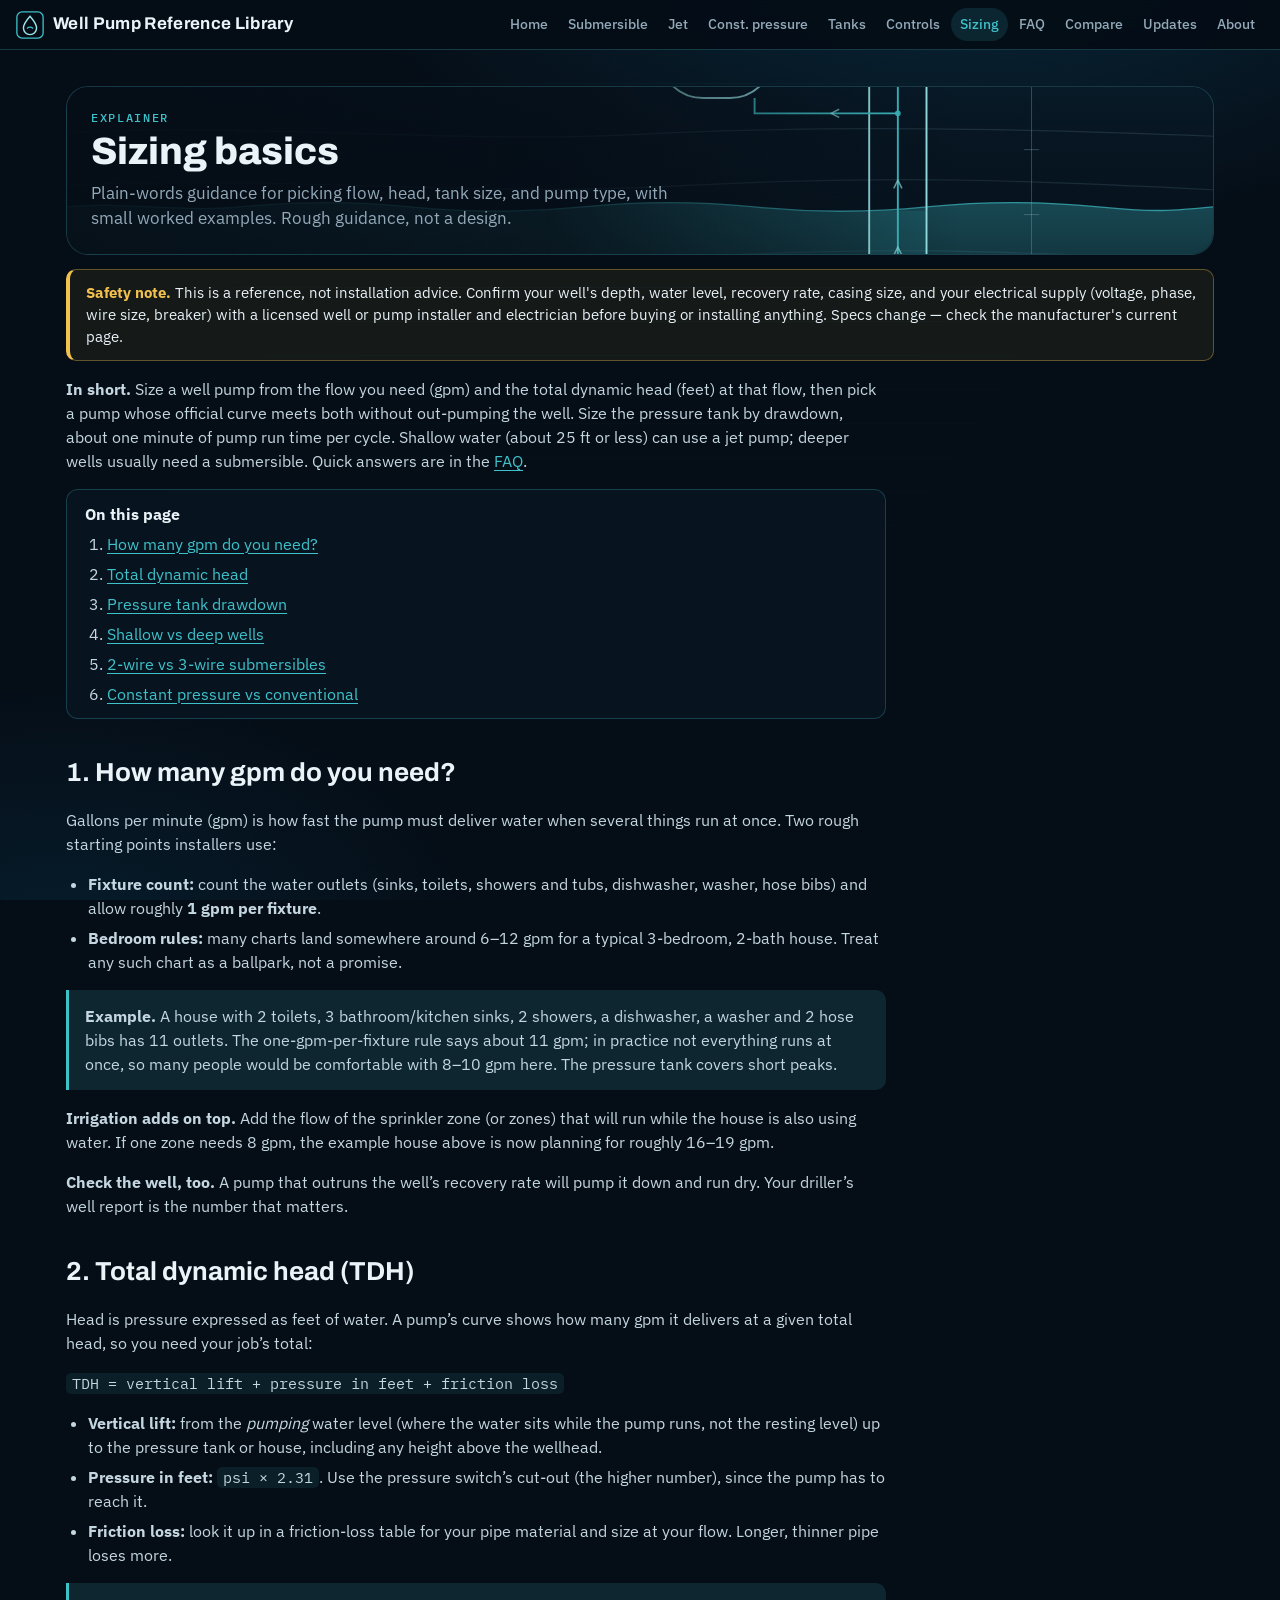
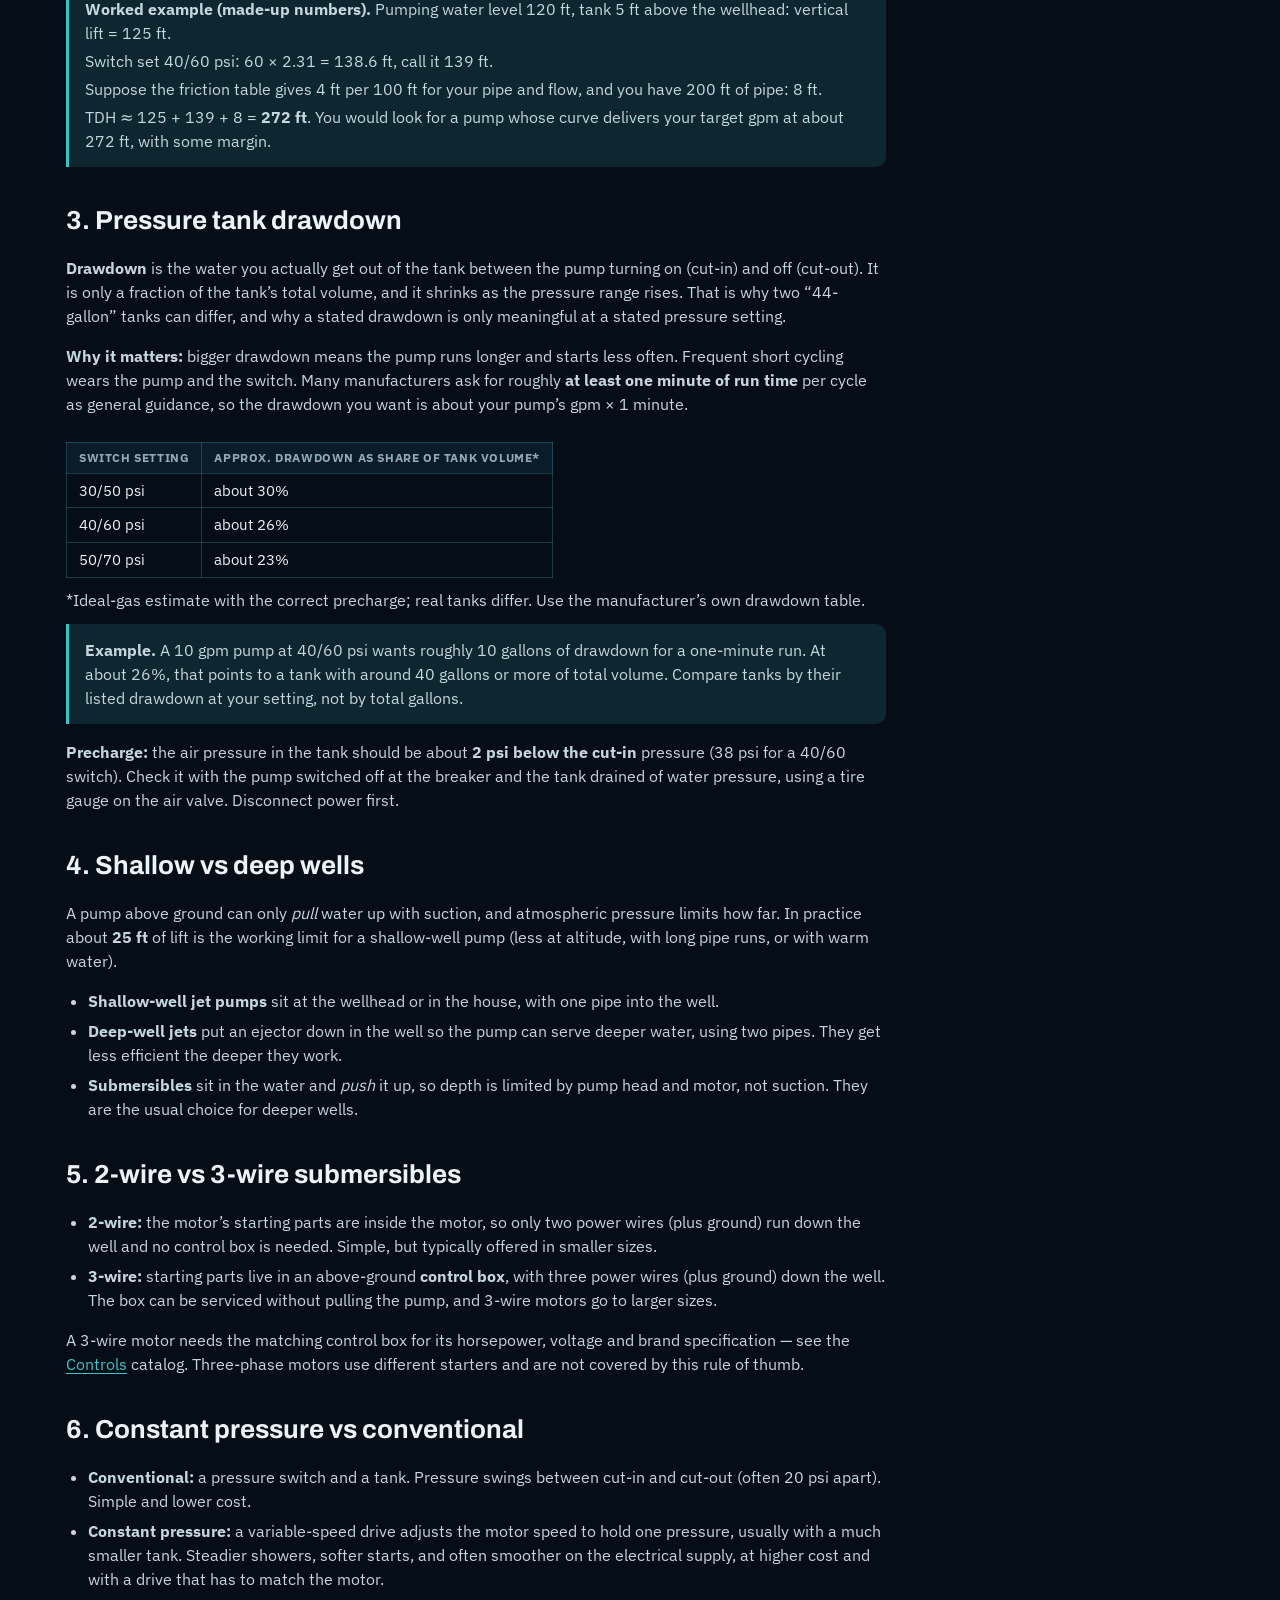
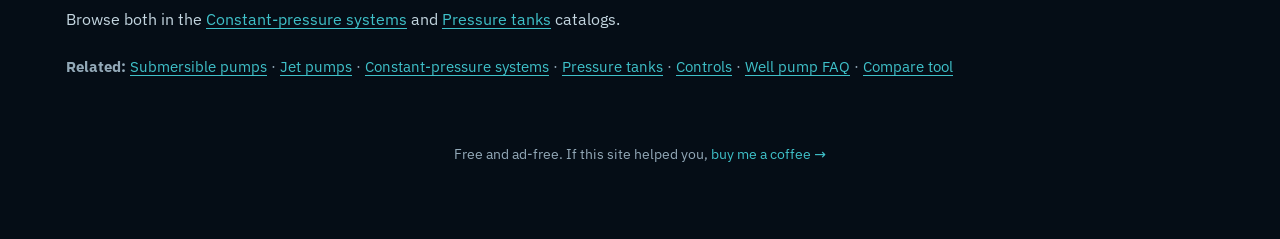
<file: sizing.html>
<!doctype html>
<html lang="en">
<head>
<meta charset="utf-8">
<meta name="viewport" content="width=device-width,initial-scale=1,viewport-fit=cover">
<title>How to size a well pump and pressure tank: gpm, head, drawdown · Well Pump Reference Library</title>
<meta name="description" content="How to size a well pump: how many gpm you need, total dynamic head with a worked example, pressure tank drawdown, shallow vs deep wells, 2-wire vs 3-wire, and constant pressure.">
<meta name="robots" content="index,follow,max-image-preview:large,max-snippet:-1">
<meta name="google-site-verification" content="DBsd4dRo6CszvxQNH2xXlYTnwq2I4v30uIsV_nwwEc8">
<meta name="msvalidate.01" content="77C3B18F4D942281667A47021926052C">
<link rel="canonical" href="https://wellpumpchart.pages.dev/sizing">
<meta property="og:type" content="article">
<meta property="og:site_name" content="Well Pump Reference Library">
<meta property="og:locale" content="en_US">
<meta property="og:title" content="How to size a well pump and pressure tank: gpm, head, drawdown · Well Pump Reference Library">
<meta property="og:description" content="How to size a well pump: how many gpm you need, total dynamic head with a worked example, pressure tank drawdown, shallow vs deep wells, 2-wire vs 3-wire, and constant pressure.">
<meta property="og:url" content="https://wellpumpchart.pages.dev/sizing">
<meta property="og:image" content="https://wellpumpchart.pages.dev/og-image.png">
<meta property="og:image:width" content="1200">
<meta property="og:image:height" content="630">
<meta property="og:image:alt" content="Well Pump Reference Library: a well casing with a submersible pump, pressure tank and gauge in teal line art">
<meta name="twitter:card" content="summary_large_image">
<meta name="twitter:title" content="How to size a well pump and pressure tank: gpm, head, drawdown · Well Pump Reference Library">
<meta name="twitter:description" content="How to size a well pump: how many gpm you need, total dynamic head with a worked example, pressure tank drawdown, shallow vs deep wells, 2-wire vs 3-wire, and constant pressure.">
<meta name="twitter:image" content="https://wellpumpchart.pages.dev/og-image.png">
<link rel="icon" href="favicon.ico" sizes="any">
<link rel="icon" href="favicon.svg" type="image/svg+xml">
<link rel="apple-touch-icon" href="apple-touch-icon.png">
<link rel="preload" href="fonts/ibm-plex-sans-latin.woff2" as="font" type="font/woff2" crossorigin>
<link rel="preload" href="fonts/archivo-latin.woff2" as="font" type="font/woff2" crossorigin>
<link rel="stylesheet" href="theme.css?v=20261124a">
<script type="application/ld+json">{"@context": "https://schema.org", "@graph": [{"@type": "Article", "headline": "How to size a well pump and pressure tank", "url": "https://wellpumpchart.pages.dev/sizing", "author": {"@type": "Person", "name": "Marcus Travis"}, "publisher": {"@type": "Person", "name": "Marcus Travis"}, "dateModified": "2026-11-22", "inLanguage": "en-US", "about": ["well pump sizing", "total dynamic head", "pressure tank drawdown", "jet pump", "submersible pump"]}, {"@type": "BreadcrumbList", "itemListElement": [{"@type": "ListItem", "position": 1, "name": "Home", "item": "https://wellpumpchart.pages.dev/"}, {"@type": "ListItem", "position": 2, "name": "Sizing basics", "item": "https://wellpumpchart.pages.dev/sizing"}]}]}</script>
</head>
<body>
<div class="page-bg"></div>
<a class="skip" href="#main">Skip to content</a>
<nav class="topnav" aria-label="Primary">
  <div class="inner">
    <a class="brand" href="index.html">
      <svg width="28" height="28" viewBox="0 0 32 32" aria-hidden="true"><rect x="1" y="1" width="30" height="30" rx="6" fill="none" stroke="#3fc1c9" stroke-width="1.5"/><path d="M16 6 C16 6 8.5 14.5 8.5 19.5 a7.5 7.5 0 0 0 15 0 C23.5 14.5 16 6 16 6 Z" fill="none" stroke="#9be7ea" stroke-width="1.6"/><path d="M12.5 20 q3.5 -3 7 0" fill="none" stroke="#3fc1c9" stroke-width="1.5"/></svg>
      Well Pump Reference Library
    </a>
    <button type="button" class="nav-toggle" aria-expanded="false" aria-controls="primary-nav" aria-label="Open menu">☰ Menu</button>
    <ul class="nav-links" id="primary-nav"><li><a href="index.html">Home</a></li><li><a href="submersible.html">Submersible</a></li><li><a href="jet.html">Jet</a></li><li><a href="constant-pressure.html">Const. pressure</a></li><li><a href="tanks.html">Tanks</a></li><li><a href="controls.html">Controls</a></li><li><a href="sizing.html" aria-current="page">Sizing</a></li><li><a href="faq.html">FAQ</a></li><li><a href="compare.html">Compare <span class="cmp-n" hidden>0</span></a></li><li><a href="updates.html">Updates</a></li><li><a href="index.html#about">About</a></li></ul>
  </div>
</nav>
<main>

<div class="wrap" id="main">
<header class="hero compact">
  <div class="hero-art"><svg class="hero-svg" viewBox="0 0 1200 420" preserveAspectRatio="xMaxYMid slice" aria-hidden="true">
  <defs>
    <linearGradient id="hsky" x1="0" y1="0" x2="0" y2="1">
      <stop offset="0%" stop-color="#0a2236"/>
      <stop offset="40%" stop-color="#071622"/>
      <stop offset="100%" stop-color="#050d16"/>
    </linearGradient>
    <linearGradient id="hwater" x1="0" y1="0" x2="0" y2="1">
      <stop offset="0%" stop-color="#3fc1c9" stop-opacity="0.30"/>
      <stop offset="100%" stop-color="#3fc1c9" stop-opacity="0.04"/>
    </linearGradient>
  </defs>
  <rect width="1200" height="420" fill="url(#hsky)"/>
  <!-- ground line and soil strata -->
  <g fill="none" stroke="#8fb4c8" stroke-width="1.2">
    <path d="M0,120 L1200,120" stroke-opacity="0.5"/>
    <path d="M0,170 C200,160 400,182 600,172 S1000,166 1200,174" stroke-opacity="0.16"/>
    <path d="M0,225 C240,215 420,238 640,226 S1000,220 1200,230" stroke-opacity="0.14"/>
    <path d="M0,300 C220,292 440,312 660,300 S1000,296 1200,304" stroke-opacity="0.12"/>
    <path d="M0,370 C260,362 460,380 700,368 S1020,364 1200,372" stroke-opacity="0.10"/>
  </g>
  <!-- water table -->
  <path d="M0,248 C60,242 120,254 180,248 S300,242 360,248 S480,254 540,248 S660,242 720,248 S840,254 900,248 S1020,242 1080,248 S1160,252 1200,248 L1200,420 L0,420 Z" fill="url(#hwater)"/>
  <path d="M0,248 C60,242 120,254 180,248 S300,242 360,248 S480,254 540,248 S660,242 720,248 S840,254 900,248 S1020,242 1080,248 S1160,252 1200,248" fill="none" stroke="#3fc1c9" stroke-opacity="0.7" stroke-width="1.4"/>
  <!-- well casing -->
  <g fill="none" stroke="#9be7ea" stroke-width="2">
    <path d="M840,112 L840,392"/>
    <path d="M900,112 L900,392"/>
    <path d="M830,112 L910,112"/>
    <path d="M840,392 L900,392" stroke-dasharray="4 5" stroke-opacity="0.5"/>
  </g>
  <!-- water inside casing -->
  <rect x="841" y="252" width="58" height="140" fill="#3fc1c9" fill-opacity="0.12"/>
  <!-- drop pipe and submersible pump -->
  <g fill="none" stroke="#3fc1c9" stroke-width="2">
    <path d="M870,112 L870,318"/>
    <rect x="855" y="318" width="30" height="46" rx="5"/>
    <path d="M855,332 L885,332 M855,344 L885,344" stroke-opacity="0.6"/>
    <rect x="859" y="364" width="22" height="22" rx="4"/>
  </g>
  <!-- pitless line to house, pressure tank, gauge, switch -->
  <g fill="none" stroke="#3fc1c9" stroke-width="2">
    <path d="M870,150 L720,150 L720,134"/>
    <rect x="620" y="42" width="120" height="92" rx="46" stroke="#9be7ea"/>
    <path d="M560,92 L620,92"/>
    <circle cx="540" cy="92" r="20"/>
    <path d="M540,92 L551,81" stroke-width="2"/>
    <rect x="490" y="62" width="30" height="24" rx="3" stroke-opacity="0.7"/>
    <path d="M520,74 L520,92 L520,92" stroke-opacity="0.5"/>
  </g>
  <g fill="#3fc1c9" fill-opacity="0.9">
    <circle cx="540" cy="92" r="2.6"/>
    <circle cx="870" cy="150" r="3"/>
  </g>
  <!-- flow arrows -->
  <g fill="none" stroke="#9be7ea" stroke-opacity="0.7" stroke-width="1.6" stroke-linecap="round" stroke-linejoin="round">
    <path d="M870,290 l-4,8 m4,-8 l4,8"/>
    <path d="M870,220 l-4,8 m4,-8 l4,8"/>
    <path d="M800,150 l8,-4 m-8,4 l8,4"/>
  </g>
  <!-- well cap tick marks and depth scale -->
  <g stroke="#8fb4c8" stroke-opacity="0.35" stroke-width="1">
    <path d="M1010,120 L1010,392"/>
    <path d="M1002,120 L1018,120 M1002,188 L1018,188 M1002,256 L1018,256 M1002,324 L1018,324 M1002,392 L1018,392"/>
  </g>
</svg>
</div>
  <div class="hero-copy">
    <span class="eyebrow">Explainer</span>
    <h1>Sizing basics</h1>
    <p class="lede">Plain-words guidance for picking flow, head, tank size, and pump type, with small worked examples. Rough guidance, not a design.</p>
    
  </div>
</header>
<aside class="safety" role="note"><strong>Safety note.</strong> This is a reference, not installation advice. Confirm your well&#x27;s depth, water level, recovery rate, casing size, and your electrical supply (voltage, phase, wire size, breaker) with a licensed well or pump installer and electrician before buying or installing anything. Specs change — check the manufacturer&#x27;s current page.</aside>

<article class="prose">
  <p><strong>In short.</strong> Size a well pump from the flow you need (gpm) and the total dynamic head (feet) at that flow, then pick a pump whose official curve meets both without out-pumping the well. Size the pressure tank by drawdown, about one minute of pump run time per cycle. Shallow water (about 25 ft or less) can use a jet pump; deeper wells usually need a submersible. Quick answers are in the <a href="faq.html">FAQ</a>.</p>
  <nav class="toc" aria-label="On this page"><strong>On this page</strong>
    <ol>
      <li><a href="#gpm">How many gpm do you need?</a></li>
      <li><a href="#tdh">Total dynamic head</a></li>
      <li><a href="#drawdown">Pressure tank drawdown</a></li>
      <li><a href="#shallow-deep">Shallow vs deep wells</a></li>
      <li><a href="#wires">2-wire vs 3-wire submersibles</a></li>
      <li><a href="#cp">Constant pressure vs conventional</a></li>
    </ol>
  </nav>

  <h2 id="gpm">1. How many gpm do you need?</h2>
  <p>Gallons per minute (gpm) is how fast the pump must deliver water when several things run at once. Two rough starting points installers use:</p>
  <ul>
    <li><strong>Fixture count:</strong> count the water outlets (sinks, toilets, showers and tubs, dishwasher, washer, hose bibs) and allow roughly <strong>1 gpm per fixture</strong>.</li>
    <li><strong>Bedroom rules:</strong> many charts land somewhere around 6–12 gpm for a typical 3-bedroom, 2-bath house. Treat any such chart as a ballpark, not a promise.</li>
  </ul>
  <div class="example"><p><strong>Example.</strong> A house with 2 toilets, 3 bathroom/kitchen sinks, 2 showers, a dishwasher, a washer and 2 hose bibs has 11 outlets. The one-gpm-per-fixture rule says about 11 gpm; in practice not everything runs at once, so many people would be comfortable with 8–10 gpm here. The pressure tank covers short peaks.</p></div>
  <p><strong>Irrigation adds on top.</strong> Add the flow of the sprinkler zone (or zones) that will run while the house is also using water. If one zone needs 8 gpm, the example house above is now planning for roughly 16–19 gpm.</p>
  <p><strong>Check the well, too.</strong> A pump that outruns the well’s recovery rate will pump it down and run dry. Your driller’s well report is the number that matters.</p>

  <h2 id="tdh">2. Total dynamic head (TDH)</h2>
  <p>Head is pressure expressed as feet of water. A pump’s curve shows how many gpm it delivers at a given total head, so you need your job’s total:</p>
  <p><span class="formula">TDH = vertical lift + pressure in feet + friction loss</span></p>
  <ul>
    <li><strong>Vertical lift:</strong> from the <em>pumping</em> water level (where the water sits while the pump runs, not the resting level) up to the pressure tank or house, including any height above the wellhead.</li>
    <li><strong>Pressure in feet:</strong> <span class="formula">psi × 2.31</span>. Use the pressure switch’s cut-out (the higher number), since the pump has to reach it.</li>
    <li><strong>Friction loss:</strong> look it up in a friction-loss table for your pipe material and size at your flow. Longer, thinner pipe loses more.</li>
  </ul>
  <div class="example">
    <p><strong>Worked example (made-up numbers).</strong> Pumping water level 120 ft, tank 5 ft above the wellhead: vertical lift = 125 ft.</p>
    <p>Switch set 40/60 psi: 60 × 2.31 = 138.6 ft, call it 139 ft.</p>
    <p>Suppose the friction table gives 4 ft per 100 ft for your pipe and flow, and you have 200 ft of pipe: 8 ft.</p>
    <p>TDH ≈ 125 + 139 + 8 = <strong>272 ft</strong>. You would look for a pump whose curve delivers your target gpm at about 272 ft, with some margin.</p>
  </div>

  <h2 id="drawdown">3. Pressure tank drawdown</h2>
  <p><strong>Drawdown</strong> is the water you actually get out of the tank between the pump turning on (cut-in) and off (cut-out). It is only a fraction of the tank’s total volume, and it shrinks as the pressure range rises. That is why two “44-gallon” tanks can differ, and why a stated drawdown is only meaningful at a stated pressure setting.</p>
  <p><strong>Why it matters:</strong> bigger drawdown means the pump runs longer and starts less often. Frequent short cycling wears the pump and the switch. Many manufacturers ask for roughly <strong>at least one minute of run time</strong> per cycle as general guidance, so the drawdown you want is about your pump’s gpm × 1 minute.</p>
  <div class="mini-box"><table class="mini">
    <thead><tr><th>Switch setting</th><th>Approx. drawdown as share of tank volume*</th></tr></thead>
    <tbody><tr><td>30/50 psi</td><td>about 30%</td></tr><tr><td>40/60 psi</td><td>about 26%</td></tr><tr><td>50/70 psi</td><td>about 23%</td></tr></tbody>
  </table></div>
  <p class="count">*Ideal-gas estimate with the correct precharge; real tanks differ. Use the manufacturer’s own drawdown table.</p>
  <div class="example"><p><strong>Example.</strong> A 10 gpm pump at 40/60 psi wants roughly 10 gallons of drawdown for a one-minute run. At about 26%, that points to a tank with around 40 gallons or more of total volume. Compare tanks by their listed drawdown at your setting, not by total gallons.</p></div>
  <p><strong>Precharge:</strong> the air pressure in the tank should be about <strong>2 psi below the cut-in</strong> pressure (38 psi for a 40/60 switch). Check it with the pump switched off at the breaker and the tank drained of water pressure, using a tire gauge on the air valve. Disconnect power first.</p>

  <h2 id="shallow-deep">4. Shallow vs deep wells</h2>
  <p>A pump above ground can only <em>pull</em> water up with suction, and atmospheric pressure limits how far. In practice about <strong>25 ft</strong> of lift is the working limit for a shallow-well pump (less at altitude, with long pipe runs, or with warm water).</p>
  <ul>
    <li><strong>Shallow-well jet pumps</strong> sit at the wellhead or in the house, with one pipe into the well.</li>
    <li><strong>Deep-well jets</strong> put an ejector down in the well so the pump can serve deeper water, using two pipes. They get less efficient the deeper they work.</li>
    <li><strong>Submersibles</strong> sit in the water and <em>push</em> it up, so depth is limited by pump head and motor, not suction. They are the usual choice for deeper wells.</li>
  </ul>

  <h2 id="wires">5. 2-wire vs 3-wire submersibles</h2>
  <ul>
    <li><strong>2-wire:</strong> the motor’s starting parts are inside the motor, so only two power wires (plus ground) run down the well and no control box is needed. Simple, but typically offered in smaller sizes.</li>
    <li><strong>3-wire:</strong> starting parts live in an above-ground <strong>control box</strong>, with three power wires (plus ground) down the well. The box can be serviced without pulling the pump, and 3-wire motors go to larger sizes.</li>
  </ul>
  <p>A 3-wire motor needs the matching control box for its horsepower, voltage and brand specification — see the <a href="controls.html">Controls</a> catalog. Three-phase motors use different starters and are not covered by this rule of thumb.</p>

  <h2 id="cp">6. Constant pressure vs conventional</h2>
  <ul>
    <li><strong>Conventional:</strong> a pressure switch and a tank. Pressure swings between cut-in and cut-out (often 20 psi apart). Simple and lower cost.</li>
    <li><strong>Constant pressure:</strong> a variable-speed drive adjusts the motor speed to hold one pressure, usually with a much smaller tank. Steadier showers, softer starts, and often smoother on the electrical supply, at higher cost and with a drive that has to match the motor.</li>
  </ul>
  <p>Browse both in the <a href="constant-pressure.html">Constant-pressure systems</a> and <a href="tanks.html">Pressure tanks</a> catalogs.</p>
</article>
<nav class="related" aria-label="Related pages"><strong>Related:</strong> <a href="submersible.html">Submersible pumps</a> · <a href="jet.html">Jet pumps</a> · <a href="constant-pressure.html">Constant-pressure systems</a> · <a href="tanks.html">Pressure tanks</a> · <a href="controls.html">Controls</a> · <a href="faq.html">Well pump FAQ</a> · <a href="compare.html">Compare tool</a></nav>
</div>
</main>
<footer class="site-footer">
<p class="kofi">Free and ad-free. If this site helped you, <a href="https://ko-fi.com/marcustravis" target="_blank" rel="noopener">buy me a coffee →</a></p>
</footer>
<script>
(function () {
  function syncNavH() {
    var nav = document.querySelector(".topnav");
    if (!nav) return;
    document.documentElement.style.setProperty("--nav-h", Math.ceil(nav.getBoundingClientRect().height) + "px");
  }
  syncNavH();
  window.addEventListener("resize", syncNavH);
  if (window.ResizeObserver && document.querySelector(".topnav")) {
    new ResizeObserver(syncNavH).observe(document.querySelector(".topnav"));
  }
})();
</script>
<script src="compare.js?v=20261124a"></script>
<script src="nav.js?v=20261124a"></script>

<!-- Cloudflare Web Analytics --><script type='module' src='https://static.cloudflareinsights.com/beacon.min.js' data-cf-beacon='{"token": "77996a705a3343ec9fd576f961e5d874"}'></script><!-- End Cloudflare Web Analytics -->
</body>
</html>
</file>
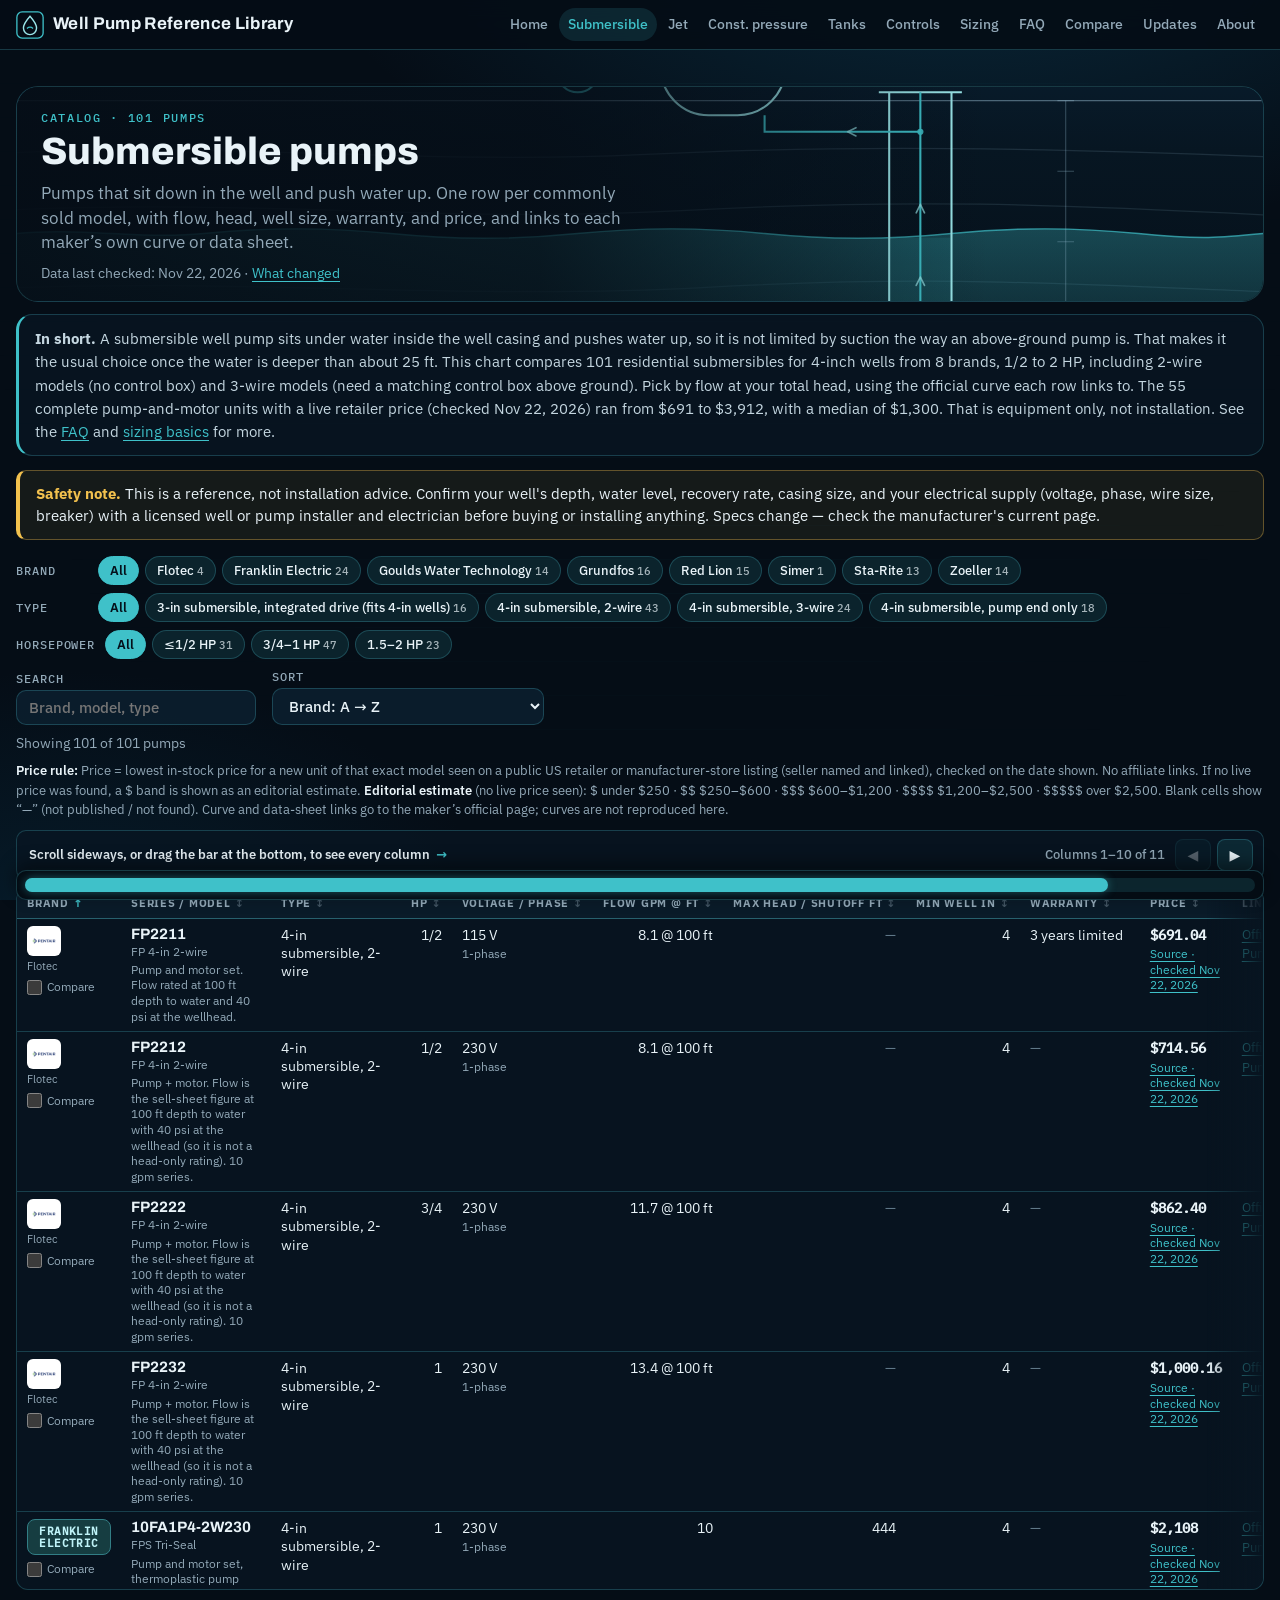
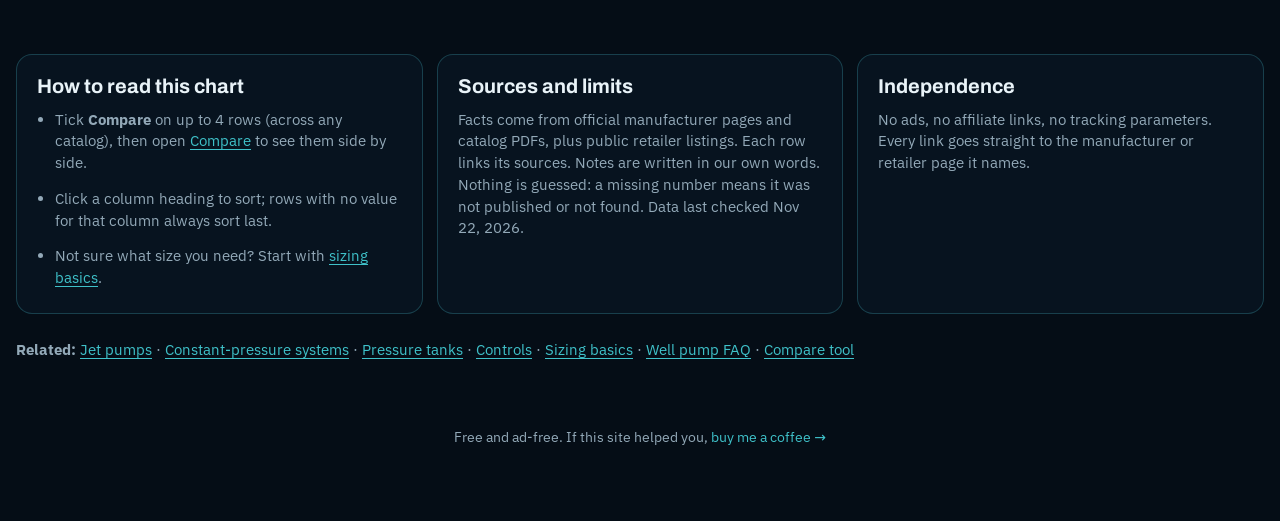
<file: submersible.html>
<!doctype html>
<html lang="en">
<head>
<meta charset="utf-8">
<meta name="viewport" content="width=device-width,initial-scale=1,viewport-fit=cover">
<title>Submersible Well Pump Comparison Chart (101 models) · Well Pump Reference Library</title>
<meta name="description" content="Compare residential and light-ag submersible well pumps across brands: HP, voltage and phase, flow at head, shutoff head, minimum well size, warranty and price, with links to official pump curves.">
<meta name="robots" content="index,follow,max-image-preview:large,max-snippet:-1">
<meta name="google-site-verification" content="DBsd4dRo6CszvxQNH2xXlYTnwq2I4v30uIsV_nwwEc8">
<meta name="msvalidate.01" content="77C3B18F4D942281667A47021926052C">
<link rel="canonical" href="https://wellpumpchart.pages.dev/submersible">
<meta property="og:type" content="article">
<meta property="og:site_name" content="Well Pump Reference Library">
<meta property="og:locale" content="en_US">
<meta property="og:title" content="Submersible Well Pump Comparison Chart (101 models) · Well Pump Reference Library">
<meta property="og:description" content="Compare residential and light-ag submersible well pumps across brands: HP, voltage and phase, flow at head, shutoff head, minimum well size, warranty and price, with links to official pump curves.">
<meta property="og:url" content="https://wellpumpchart.pages.dev/submersible">
<meta property="og:image" content="https://wellpumpchart.pages.dev/og-image.png">
<meta property="og:image:width" content="1200">
<meta property="og:image:height" content="630">
<meta property="og:image:alt" content="Well Pump Reference Library: a well casing with a submersible pump, pressure tank and gauge in teal line art">
<meta name="twitter:card" content="summary_large_image">
<meta name="twitter:title" content="Submersible Well Pump Comparison Chart (101 models) · Well Pump Reference Library">
<meta name="twitter:description" content="Compare residential and light-ag submersible well pumps across brands: HP, voltage and phase, flow at head, shutoff head, minimum well size, warranty and price, with links to official pump curves.">
<meta name="twitter:image" content="https://wellpumpchart.pages.dev/og-image.png">
<link rel="icon" href="favicon.ico" sizes="any">
<link rel="icon" href="favicon.svg" type="image/svg+xml">
<link rel="apple-touch-icon" href="apple-touch-icon.png">
<link rel="preload" href="fonts/ibm-plex-sans-latin.woff2" as="font" type="font/woff2" crossorigin>
<link rel="preload" href="fonts/archivo-latin.woff2" as="font" type="font/woff2" crossorigin>
<link rel="stylesheet" href="theme.css?v=20261124a">
<script type="application/ld+json">{"@context": "https://schema.org", "@graph": [{"@type": "Dataset", "name": "Submersible Well Pump Comparison Chart (101 models)", "description": "Compare residential and light-ag submersible well pumps across brands: HP, voltage and phase, flow at head, shutoff head, minimum well size, warranty and price, with links to official pump curves. 101 rows. Specs from official manufacturer pages and catalog PDFs; prices from public US retailer listings with seller, link and check date, or an editorial $ band where no live price was seen. Data last checked Nov 22, 2026.", "url": "https://wellpumpchart.pages.dev/submersible", "creator": {"@type": "Person", "name": "Marcus Travis"}, "publisher": {"@type": "Person", "name": "Marcus Travis"}, "dateModified": "2026-11-22", "isAccessibleForFree": true, "inLanguage": "en-US", "spatialCoverage": "United States", "keywords": ["Submersible pumps", "well pump", "comparison chart", "specifications", "prices"], "variableMeasured": ["Brand", "Series / model", "Type", "Horsepower", "Voltage and phase", "Flow (gpm) at stated head (ft)", "Maximum / shutoff head (ft)", "Minimum well diameter (in)", "Warranty", "Price (USD) with source and check date", "Official product, curve and data sheet links"], "includedInDataCatalog": {"@type": "DataCatalog", "name": "Well Pump Reference Library", "url": "https://wellpumpchart.pages.dev/"}}, {"@type": "BreadcrumbList", "itemListElement": [{"@type": "ListItem", "position": 1, "name": "Home", "item": "https://wellpumpchart.pages.dev/"}, {"@type": "ListItem", "position": 2, "name": "Submersible pumps", "item": "https://wellpumpchart.pages.dev/submersible"}]}, {"@type": "ItemList", "name": "Submersible pumps — Well Pump Reference Library", "numberOfItems": 101, "itemListElement": [{"@type": "ListItem", "position": 1, "name": "Franklin Electric 10FA05P4-2W115", "url": "https://wellpumpchart.pages.dev/submersible#p-franklin-electric-10fa05p4-2w115"}, {"@type": "ListItem", "position": 2, "name": "Franklin Electric 10FA05P4-2W230", "url": "https://wellpumpchart.pages.dev/submersible#p-franklin-electric-10fa05p4-2w230"}, {"@type": "ListItem", "position": 3, "name": "Franklin Electric 10FA07P4-2W230", "url": "https://wellpumpchart.pages.dev/submersible#p-franklin-electric-10fa07p4-2w230"}, {"@type": "ListItem", "position": 4, "name": "Franklin Electric 10FA1P4-2W230", "url": "https://wellpumpchart.pages.dev/submersible#p-franklin-electric-10fa1p4-2w230"}, {"@type": "ListItem", "position": 5, "name": "Franklin Electric 10FA15P4-2W230", "url": "https://wellpumpchart.pages.dev/submersible#p-franklin-electric-10fa15p4-2w230"}, {"@type": "ListItem", "position": 6, "name": "Franklin Electric 15FA05P4-2W230", "url": "https://wellpumpchart.pages.dev/submersible#p-franklin-electric-15fa05p4-2w230"}, {"@type": "ListItem", "position": 7, "name": "Franklin Electric 15FA07P4-2W230", "url": "https://wellpumpchart.pages.dev/submersible#p-franklin-electric-15fa07p4-2w230"}, {"@type": "ListItem", "position": 8, "name": "Franklin Electric 15FA1P4-2W230", "url": "https://wellpumpchart.pages.dev/submersible#p-franklin-electric-15fa1p4-2w230"}, {"@type": "ListItem", "position": 9, "name": "Franklin Electric 15FA15P4-2W230", "url": "https://wellpumpchart.pages.dev/submersible#p-franklin-electric-15fa15p4-2w230"}, {"@type": "ListItem", "position": 10, "name": "Franklin Electric 20FA07P4-2W230", "url": "https://wellpumpchart.pages.dev/submersible#p-franklin-electric-20fa07p4-2w230"}, {"@type": "ListItem", "position": 11, "name": "Franklin Electric 20FA1P4-2W230", "url": "https://wellpumpchart.pages.dev/submersible#p-franklin-electric-20fa1p4-2w230"}, {"@type": "ListItem", "position": 12, "name": "Franklin Electric 20FA15P4-2W230", "url": "https://wellpumpchart.pages.dev/submersible#p-franklin-electric-20fa15p4-2w230"}, {"@type": "ListItem", "position": 13, "name": "Franklin Electric 25FA1P4-2W230", "url": "https://wellpumpchart.pages.dev/submersible#p-franklin-electric-25fa1p4-2w230"}, {"@type": "ListItem", "position": 14, "name": "Franklin Electric 25FA15P4-2W230", "url": "https://wellpumpchart.pages.dev/submersible#p-franklin-electric-25fa15p4-2w230"}, {"@type": "ListItem", "position": 15, "name": "Franklin Electric 10FA05P4-3W230", "url": "https://wellpumpchart.pages.dev/submersible#p-franklin-electric-10fa05p4-3w230"}, {"@type": "ListItem", "position": 16, "name": "Franklin Electric 10FA1P4-3W230", "url": "https://wellpumpchart.pages.dev/submersible#p-franklin-electric-10fa1p4-3w230"}, {"@type": "ListItem", "position": 17, "name": "Franklin Electric 15FA1P4-3W230", "url": "https://wellpumpchart.pages.dev/submersible#p-franklin-electric-15fa1p4-3w230"}, {"@type": "ListItem", "position": 18, "name": "Franklin Electric 20FA15P4-3W230", "url": "https://wellpumpchart.pages.dev/submersible#p-franklin-electric-20fa15p4-3w230"}, {"@type": "ListItem", "position": 19, "name": "Franklin Electric 10FA05S4-2W230", "url": "https://wellpumpchart.pages.dev/submersible#p-franklin-electric-10fa05s4-2w230"}, {"@type": "ListItem", "position": 20, "name": "Franklin Electric 15FA1S4-2W230", "url": "https://wellpumpchart.pages.dev/submersible#p-franklin-electric-15fa1s4-2w230"}, {"@type": "ListItem", "position": 21, "name": "Franklin Electric 10FA2S4-PE", "url": "https://wellpumpchart.pages.dev/submersible#p-franklin-electric-10fa2s4-pe"}, {"@type": "ListItem", "position": 22, "name": "Franklin Electric 15FA2S4-PE", "url": "https://wellpumpchart.pages.dev/submersible#p-franklin-electric-15fa2s4-pe"}, {"@type": "ListItem", "position": 23, "name": "Franklin Electric 20FA2S4-PE", "url": "https://wellpumpchart.pages.dev/submersible#p-franklin-electric-20fa2s4-pe"}, {"@type": "ListItem", "position": 24, "name": "Franklin Electric 25FA2S4-PE", "url": "https://wellpumpchart.pages.dev/submersible#p-franklin-electric-25fa2s4-pe"}, {"@type": "ListItem", "position": 25, "name": "Red Lion RL12G05-2W1V", "url": "https://wellpumpchart.pages.dev/submersible#p-red-lion-rl12g05-2w1v"}, {"@type": "ListItem", "position": 26, "name": "Red Lion RL12G05-2W2V", "url": "https://wellpumpchart.pages.dev/submersible#p-red-lion-rl12g05-2w2v"}, {"@type": "ListItem", "position": 27, "name": "Red Lion RL12G07-2W2V", "url": "https://wellpumpchart.pages.dev/submersible#p-red-lion-rl12g07-2w2v"}, {"@type": "ListItem", "position": 28, "name": "Red Lion RL12G10-2W2V", "url": "https://wellpumpchart.pages.dev/submersible#p-red-lion-rl12g10-2w2v"}, {"@type": "ListItem", "position": 29, "name": "Red Lion RL12G15-3W2V", "url": "https://wellpumpchart.pages.dev/submersible#p-red-lion-rl12g15-3w2v"}, {"@type": "ListItem", "position": 30, "name": "Red Lion RL22G10-3W2V", "url": "https://wellpumpchart.pages.dev/submersible#p-red-lion-rl22g10-3w2v"}, {"@type": "ListItem", "position": 31, "name": "Red Lion RS5G05-3W2V", "url": "https://wellpumpchart.pages.dev/submersible#p-red-lion-rs5g05-3w2v"}, {"@type": "ListItem", "position": 32, "name": "Red Lion RS5G07-3W2V", "url": "https://wellpumpchart.pages.dev/submersible#p-red-lion-rs5g07-3w2v"}, {"@type": "ListItem", "position": 33, "name": "Red Lion RS12G05-3W2V", "url": "https://wellpumpchart.pages.dev/submersible#p-red-lion-rs12g05-3w2v"}, {"@type": "ListItem", "position": 34, "name": "Red Lion RS12G07-3W2V", "url": "https://wellpumpchart.pages.dev/submersible#p-red-lion-rs12g07-3w2v"}, {"@type": "ListItem", "position": 35, "name": "Red Lion RS12G10-3W2V", "url": "https://wellpumpchart.pages.dev/submersible#p-red-lion-rs12g10-3w2v"}, {"@type": "ListItem", "position": 36, "name": "Red Lion RS12G15-3W2V", "url": "https://wellpumpchart.pages.dev/submersible#p-red-lion-rs12g15-3w2v"}, {"@type": "ListItem", "position": 37, "name": "Red Lion RS22G07-3W2V", "url": "https://wellpumpchart.pages.dev/submersible#p-red-lion-rs22g07-3w2v"}, {"@type": "ListItem", "position": 38, "name": "Red Lion RS22G10-3W2V", "url": "https://wellpumpchart.pages.dev/submersible#p-red-lion-rs22g10-3w2v"}, {"@type": "ListItem", "position": 39, "name": "Red Lion RS22G15-3W2V", "url": "https://wellpumpchart.pages.dev/submersible#p-red-lion-rs22g15-3w2v"}, {"@type": "ListItem", "position": 40, "name": "Goulds Water Technology 5GS05", "url": "https://wellpumpchart.pages.dev/submersible#p-goulds-water-technology-5gs05"}, {"@type": "ListItem", "position": 41, "name": "Goulds Water Technology 5GS10", "url": "https://wellpumpchart.pages.dev/submersible#p-goulds-water-technology-5gs10"}, {"@type": "ListItem", "position": 42, "name": "Goulds Water Technology 7GS05", "url": "https://wellpumpchart.pages.dev/submersible#p-goulds-water-technology-7gs05"}, {"@type": "ListItem", "position": 43, "name": "Goulds Water Technology 7GS10", "url": "https://wellpumpchart.pages.dev/submersible#p-goulds-water-technology-7gs10"}, {"@type": "ListItem", "position": 44, "name": "Goulds Water Technology 10GS05", "url": "https://wellpumpchart.pages.dev/submersible#p-goulds-water-technology-10gs05"}, {"@type": "ListItem", "position": 45, "name": "Goulds Water Technology 10GS07", "url": "https://wellpumpchart.pages.dev/submersible#p-goulds-water-technology-10gs07"}, {"@type": "ListItem", "position": 46, "name": "Goulds Water Technology 10GS10", "url": "https://wellpumpchart.pages.dev/submersible#p-goulds-water-technology-10gs10"}, {"@type": "ListItem", "position": 47, "name": "Goulds Water Technology 10GS15", "url": "https://wellpumpchart.pages.dev/submersible#p-goulds-water-technology-10gs15"}, {"@type": "ListItem", "position": 48, "name": "Goulds Water Technology 10GS20", "url": "https://wellpumpchart.pages.dev/submersible#p-goulds-water-technology-10gs20"}, {"@type": "ListItem", "position": 49, "name": "Goulds Water Technology 13GS10", "url": "https://wellpumpchart.pages.dev/submersible#p-goulds-water-technology-13gs10"}, {"@type": "ListItem", "position": 50, "name": "Goulds Water Technology 18GS10", "url": "https://wellpumpchart.pages.dev/submersible#p-goulds-water-technology-18gs10"}, {"@type": "ListItem", "position": 51, "name": "Goulds Water Technology 18GS15", "url": "https://wellpumpchart.pages.dev/submersible#p-goulds-water-technology-18gs15"}, {"@type": "ListItem", "position": 52, "name": "Goulds Water Technology 25GS10", "url": "https://wellpumpchart.pages.dev/submersible#p-goulds-water-technology-25gs10"}, {"@type": "ListItem", "position": 53, "name": "Goulds Water Technology 25GS20", "url": "https://wellpumpchart.pages.dev/submersible#p-goulds-water-technology-25gs20"}, {"@type": "ListItem", "position": 54, "name": "Flotec FP2211", "url": "https://wellpumpchart.pages.dev/submersible#p-flotec-pentair-fp2211"}, {"@type": "ListItem", "position": 55, "name": "Flotec FP2212", "url": "https://wellpumpchart.pages.dev/submersible#p-flotec-pentair-fp2212"}, {"@type": "ListItem", "position": 56, "name": "Flotec FP2222", "url": "https://wellpumpchart.pages.dev/submersible#p-flotec-pentair-fp2222"}, {"@type": "ListItem", "position": 57, "name": "Flotec FP2232", "url": "https://wellpumpchart.pages.dev/submersible#p-flotec-pentair-fp2232"}, {"@type": "ListItem", "position": 58, "name": "Sta-Rite S5P4JP05221", "url": "https://wellpumpchart.pages.dev/submersible#p-pentair-sta-rite-s5p4jp05221"}, {"@type": "ListItem", "position": 59, "name": "Sta-Rite S5P4JP07221", "url": "https://wellpumpchart.pages.dev/submersible#p-pentair-sta-rite-s5p4jp07221"}, {"@type": "ListItem", "position": 60, "name": "Sta-Rite S5P4JP10221", "url": "https://wellpumpchart.pages.dev/submersible#p-pentair-sta-rite-s5p4jp10221"}, {"@type": "ListItem", "position": 61, "name": "Sta-Rite S5P4JP05231", "url": "https://wellpumpchart.pages.dev/submersible#p-pentair-sta-rite-s5p4jp05231"}, {"@type": "ListItem", "position": 62, "name": "Sta-Rite S7P4JP05121", "url": "https://wellpumpchart.pages.dev/submersible#p-pentair-sta-rite-s7p4jp05121"}, {"@type": "ListItem", "position": 63, "name": "Sta-Rite S7P4JP05221", "url": "https://wellpumpchart.pages.dev/submersible#p-pentair-sta-rite-s7p4jp05221"}, {"@type": "ListItem", "position": 64, "name": "Sta-Rite S7P4JP10221", "url": "https://wellpumpchart.pages.dev/submersible#p-pentair-sta-rite-s7p4jp10221"}, {"@type": "ListItem", "position": 65, "name": "Sta-Rite S7P4JP15221", "url": "https://wellpumpchart.pages.dev/submersible#p-pentair-sta-rite-s7p4jp15221"}, {"@type": "ListItem", "position": 66, "name": "Sta-Rite S7P4JP10231", "url": "https://wellpumpchart.pages.dev/submersible#p-pentair-sta-rite-s7p4jp10231"}, {"@type": "ListItem", "position": 67, "name": "Sta-Rite S5P4HS15221", "url": "https://wellpumpchart.pages.dev/submersible#p-pentair-sta-rite-s5p4hs15221"}, {"@type": "ListItem", "position": 68, "name": "Sta-Rite S7P4HS05221", "url": "https://wellpumpchart.pages.dev/submersible#p-pentair-sta-rite-s7p4hs05221"}, {"@type": "ListItem", "position": 69, "name": "Sta-Rite S7P4HS10221", "url": "https://wellpumpchart.pages.dev/submersible#p-pentair-sta-rite-s7p4hs10221"}, {"@type": "ListItem", "position": 70, "name": "Sta-Rite S7P4HS15231", "url": "https://wellpumpchart.pages.dev/submersible#p-pentair-sta-rite-s7p4hs15231"}, {"@type": "ListItem", "position": 71, "name": "Simer 2850G", "url": "https://wellpumpchart.pages.dev/submersible#p-simer-2850g"}, {"@type": "ListItem", "position": 72, "name": "Grundfos 5SQ05-90", "url": "https://wellpumpchart.pages.dev/submersible#p-grundfos-5sq05-90"}, {"@type": "ListItem", "position": 73, "name": "Grundfos 5SQ07-230", "url": "https://wellpumpchart.pages.dev/submersible#p-grundfos-5sq07-230"}, {"@type": "ListItem", "position": 74, "name": "Grundfos 5SQ10-360", "url": "https://wellpumpchart.pages.dev/submersible#p-grundfos-5sq10-360"}, {"@type": "ListItem", "position": 75, "name": "Grundfos 5SQ15-450", "url": "https://wellpumpchart.pages.dev/submersible#p-grundfos-5sq15-450"}, {"@type": "ListItem", "position": 76, "name": "Grundfos 10SQ05-110", "url": "https://wellpumpchart.pages.dev/submersible#p-grundfos-10sq05-110"}, {"@type": "ListItem", "position": 77, "name": "Grundfos 10SQ07-200", "url": "https://wellpumpchart.pages.dev/submersible#p-grundfos-10sq07-200"}, {"@type": "ListItem", "position": 78, "name": "Grundfos 10SQ10-290", "url": "https://wellpumpchart.pages.dev/submersible#p-grundfos-10sq10-290"}, {"@type": "ListItem", "position": 79, "name": "Grundfos 10SQ15-330", "url": "https://wellpumpchart.pages.dev/submersible#p-grundfos-10sq15-330"}, {"@type": "ListItem", "position": 80, "name": "Grundfos 15SQ05-70", "url": "https://wellpumpchart.pages.dev/submersible#p-grundfos-15sq05-70"}, {"@type": "ListItem", "position": 81, "name": "Grundfos 15SQ07-150", "url": "https://wellpumpchart.pages.dev/submersible#p-grundfos-15sq07-150"}, {"@type": "ListItem", "position": 82, "name": "Grundfos 15SQ10-220", "url": "https://wellpumpchart.pages.dev/submersible#p-grundfos-15sq10-220"}, {"@type": "ListItem", "position": 83, "name": "Grundfos 15SQ15-290", "url": "https://wellpumpchart.pages.dev/submersible#p-grundfos-15sq15-290"}, {"@type": "ListItem", "position": 84, "name": "Grundfos 22SQ05-40", "url": "https://wellpumpchart.pages.dev/submersible#p-grundfos-22sq05-40"}, {"@type": "ListItem", "position": 85, "name": "Grundfos 22SQ10-160", "url": "https://wellpumpchart.pages.dev/submersible#p-grundfos-22sq10-160"}, {"@type": "ListItem", "position": 86, "name": "Grundfos 22SQ15-220", "url": "https://wellpumpchart.pages.dev/submersible#p-grundfos-22sq15-220"}, {"@type": "ListItem", "position": 87, "name": "Grundfos 30SQ07-90", "url": "https://wellpumpchart.pages.dev/submersible#p-grundfos-30sq07-90"}, {"@type": "ListItem", "position": 88, "name": "Zoeller 450-0005", "url": "https://wellpumpchart.pages.dev/submersible#p-zoeller-450-0005"}, {"@type": "ListItem", "position": 89, "name": "Zoeller 450-0006", "url": "https://wellpumpchart.pages.dev/submersible#p-zoeller-450-0006"}, {"@type": "ListItem", "position": 90, "name": "Zoeller 450-0007", "url": "https://wellpumpchart.pages.dev/submersible#p-zoeller-450-0007"}, {"@type": "ListItem", "position": 91, "name": "Zoeller 451-0005", "url": "https://wellpumpchart.pages.dev/submersible#p-zoeller-451-0005"}, {"@type": "ListItem", "position": 92, "name": "Zoeller 450-0008", "url": "https://wellpumpchart.pages.dev/submersible#p-zoeller-450-0008"}, {"@type": "ListItem", "position": 93, "name": "Zoeller 450-0009", "url": "https://wellpumpchart.pages.dev/submersible#p-zoeller-450-0009"}, {"@type": "ListItem", "position": 94, "name": "Zoeller 450-0010", "url": "https://wellpumpchart.pages.dev/submersible#p-zoeller-450-0010"}, {"@type": "ListItem", "position": 95, "name": "Zoeller 450-0011", "url": "https://wellpumpchart.pages.dev/submersible#p-zoeller-450-0011"}, {"@type": "ListItem", "position": 96, "name": "Zoeller 451-0006", "url": "https://wellpumpchart.pages.dev/submersible#p-zoeller-451-0006"}, {"@type": "ListItem", "position": 97, "name": "Zoeller 451-0007", "url": "https://wellpumpchart.pages.dev/submersible#p-zoeller-451-0007"}, {"@type": "ListItem", "position": 98, "name": "Zoeller 452-0005", "url": "https://wellpumpchart.pages.dev/submersible#p-zoeller-452-0005"}, {"@type": "ListItem", "position": 99, "name": "Zoeller 452-0006", "url": "https://wellpumpchart.pages.dev/submersible#p-zoeller-452-0006"}, {"@type": "ListItem", "position": 100, "name": "Zoeller 452-0007", "url": "https://wellpumpchart.pages.dev/submersible#p-zoeller-452-0007"}, {"@type": "ListItem", "position": 101, "name": "Zoeller 452-0008", "url": "https://wellpumpchart.pages.dev/submersible#p-zoeller-452-0008"}]}]}</script>
</head>
<body>
<div class="page-bg"></div>
<a class="skip" href="#main">Skip to content</a>
<nav class="topnav" aria-label="Primary">
  <div class="inner">
    <a class="brand" href="index.html">
      <svg width="28" height="28" viewBox="0 0 32 32" aria-hidden="true"><rect x="1" y="1" width="30" height="30" rx="6" fill="none" stroke="#3fc1c9" stroke-width="1.5"/><path d="M16 6 C16 6 8.5 14.5 8.5 19.5 a7.5 7.5 0 0 0 15 0 C23.5 14.5 16 6 16 6 Z" fill="none" stroke="#9be7ea" stroke-width="1.6"/><path d="M12.5 20 q3.5 -3 7 0" fill="none" stroke="#3fc1c9" stroke-width="1.5"/></svg>
      Well Pump Reference Library
    </a>
    <button type="button" class="nav-toggle" aria-expanded="false" aria-controls="primary-nav" aria-label="Open menu">☰ Menu</button>
    <ul class="nav-links" id="primary-nav"><li><a href="index.html">Home</a></li><li><a href="submersible.html" aria-current="page">Submersible</a></li><li><a href="jet.html">Jet</a></li><li><a href="constant-pressure.html">Const. pressure</a></li><li><a href="tanks.html">Tanks</a></li><li><a href="controls.html">Controls</a></li><li><a href="sizing.html">Sizing</a></li><li><a href="faq.html">FAQ</a></li><li><a href="compare.html">Compare <span class="cmp-n" hidden>0</span></a></li><li><a href="updates.html">Updates</a></li><li><a href="index.html#about">About</a></li></ul>
  </div>
</nav>
<main>
<div class="wrap chart-wrap" id="main">
<header class="hero compact">
  <div class="hero-art"><svg class="hero-svg" viewBox="0 0 1200 420" preserveAspectRatio="xMaxYMid slice" aria-hidden="true">
  <defs>
    <linearGradient id="hsky" x1="0" y1="0" x2="0" y2="1">
      <stop offset="0%" stop-color="#0a2236"/>
      <stop offset="40%" stop-color="#071622"/>
      <stop offset="100%" stop-color="#050d16"/>
    </linearGradient>
    <linearGradient id="hwater" x1="0" y1="0" x2="0" y2="1">
      <stop offset="0%" stop-color="#3fc1c9" stop-opacity="0.30"/>
      <stop offset="100%" stop-color="#3fc1c9" stop-opacity="0.04"/>
    </linearGradient>
  </defs>
  <rect width="1200" height="420" fill="url(#hsky)"/>
  <!-- ground line and soil strata -->
  <g fill="none" stroke="#8fb4c8" stroke-width="1.2">
    <path d="M0,120 L1200,120" stroke-opacity="0.5"/>
    <path d="M0,170 C200,160 400,182 600,172 S1000,166 1200,174" stroke-opacity="0.16"/>
    <path d="M0,225 C240,215 420,238 640,226 S1000,220 1200,230" stroke-opacity="0.14"/>
    <path d="M0,300 C220,292 440,312 660,300 S1000,296 1200,304" stroke-opacity="0.12"/>
    <path d="M0,370 C260,362 460,380 700,368 S1020,364 1200,372" stroke-opacity="0.10"/>
  </g>
  <!-- water table -->
  <path d="M0,248 C60,242 120,254 180,248 S300,242 360,248 S480,254 540,248 S660,242 720,248 S840,254 900,248 S1020,242 1080,248 S1160,252 1200,248 L1200,420 L0,420 Z" fill="url(#hwater)"/>
  <path d="M0,248 C60,242 120,254 180,248 S300,242 360,248 S480,254 540,248 S660,242 720,248 S840,254 900,248 S1020,242 1080,248 S1160,252 1200,248" fill="none" stroke="#3fc1c9" stroke-opacity="0.7" stroke-width="1.4"/>
  <!-- well casing -->
  <g fill="none" stroke="#9be7ea" stroke-width="2">
    <path d="M840,112 L840,392"/>
    <path d="M900,112 L900,392"/>
    <path d="M830,112 L910,112"/>
    <path d="M840,392 L900,392" stroke-dasharray="4 5" stroke-opacity="0.5"/>
  </g>
  <!-- water inside casing -->
  <rect x="841" y="252" width="58" height="140" fill="#3fc1c9" fill-opacity="0.12"/>
  <!-- drop pipe and submersible pump -->
  <g fill="none" stroke="#3fc1c9" stroke-width="2">
    <path d="M870,112 L870,318"/>
    <rect x="855" y="318" width="30" height="46" rx="5"/>
    <path d="M855,332 L885,332 M855,344 L885,344" stroke-opacity="0.6"/>
    <rect x="859" y="364" width="22" height="22" rx="4"/>
  </g>
  <!-- pitless line to house, pressure tank, gauge, switch -->
  <g fill="none" stroke="#3fc1c9" stroke-width="2">
    <path d="M870,150 L720,150 L720,134"/>
    <rect x="620" y="42" width="120" height="92" rx="46" stroke="#9be7ea"/>
    <path d="M560,92 L620,92"/>
    <circle cx="540" cy="92" r="20"/>
    <path d="M540,92 L551,81" stroke-width="2"/>
    <rect x="490" y="62" width="30" height="24" rx="3" stroke-opacity="0.7"/>
    <path d="M520,74 L520,92 L520,92" stroke-opacity="0.5"/>
  </g>
  <g fill="#3fc1c9" fill-opacity="0.9">
    <circle cx="540" cy="92" r="2.6"/>
    <circle cx="870" cy="150" r="3"/>
  </g>
  <!-- flow arrows -->
  <g fill="none" stroke="#9be7ea" stroke-opacity="0.7" stroke-width="1.6" stroke-linecap="round" stroke-linejoin="round">
    <path d="M870,290 l-4,8 m4,-8 l4,8"/>
    <path d="M870,220 l-4,8 m4,-8 l4,8"/>
    <path d="M800,150 l8,-4 m-8,4 l8,4"/>
  </g>
  <!-- well cap tick marks and depth scale -->
  <g stroke="#8fb4c8" stroke-opacity="0.35" stroke-width="1">
    <path d="M1010,120 L1010,392"/>
    <path d="M1002,120 L1018,120 M1002,188 L1018,188 M1002,256 L1018,256 M1002,324 L1018,324 M1002,392 L1018,392"/>
  </g>
</svg>
</div>
  <div class="hero-copy">
    <span class="eyebrow">Catalog · 101 pumps</span>
    <h1>Submersible pumps</h1>
    <p class="lede">Pumps that sit down in the well and push water up. One row per commonly sold model, with flow, head, well size, warranty, and price, and links to each maker’s own curve or data sheet.</p>
    <p class="checked">Data last checked: <time datetime="2026-11-22">Nov 22, 2026</time> · <a href="updates.html">What changed</a></p>
  </div>
</header>
<section class="answer" aria-label="In short"><p><strong>In short.</strong> A submersible well pump sits under water inside the well casing and pushes water up, so it is not limited by suction the way an above-ground pump is. That makes it the usual choice once the water is deeper than about 25 ft. This chart compares 101 residential submersibles for 4-inch wells from 8 brands, 1/2 to 2 HP, including 2-wire models (no control box) and 3-wire models (need a matching control box above ground). Pick by flow at your total head, using the official curve each row links to. The 55 complete pump-and-motor units with a live retailer price (checked Nov 22, 2026) ran from $691 to $3,912, with a median of $1,300. That is equipment only, not installation. See the <a href="faq.html">FAQ</a> and <a href="sizing.html">sizing basics</a> for more.</p></section>
<aside class="safety" role="note"><strong>Safety note.</strong> This is a reference, not installation advice. Confirm your well&#x27;s depth, water level, recovery rate, casing size, and your electrical supply (voltage, phase, wire size, breaker) with a licensed well or pump installer and electrician before buying or installing anything. Specs change — check the manufacturer&#x27;s current page.</aside>
  <div class="toolbar">
    <div class="fgroups" id="fgroups"><div class="fgroup"><span class="flabel">Brand</span><div class="chips" role="group" aria-label="Brand"><button type="button" class="chip" data-g="brand" data-v="" aria-pressed="true">All</button><button type="button" class="chip" data-g="brand" data-v="Flotec" aria-pressed="false">Flotec<small>4</small></button><button type="button" class="chip" data-g="brand" data-v="Franklin Electric" aria-pressed="false">Franklin Electric<small>24</small></button><button type="button" class="chip" data-g="brand" data-v="Goulds Water Technology" aria-pressed="false">Goulds Water Technology<small>14</small></button><button type="button" class="chip" data-g="brand" data-v="Grundfos" aria-pressed="false">Grundfos<small>16</small></button><button type="button" class="chip" data-g="brand" data-v="Red Lion" aria-pressed="false">Red Lion<small>15</small></button><button type="button" class="chip" data-g="brand" data-v="Simer" aria-pressed="false">Simer<small>1</small></button><button type="button" class="chip" data-g="brand" data-v="Sta-Rite" aria-pressed="false">Sta-Rite<small>13</small></button><button type="button" class="chip" data-g="brand" data-v="Zoeller" aria-pressed="false">Zoeller<small>14</small></button></div></div><div class="fgroup"><span class="flabel">Type</span><div class="chips" role="group" aria-label="Type"><button type="button" class="chip" data-g="type" data-v="" aria-pressed="true">All</button><button type="button" class="chip" data-g="type" data-v="3-in submersible, integrated drive (fits 4-in wells)" aria-pressed="false">3-in submersible, integrated drive (fits 4-in wells)<small>16</small></button><button type="button" class="chip" data-g="type" data-v="4-in submersible, 2-wire" aria-pressed="false">4-in submersible, 2-wire<small>43</small></button><button type="button" class="chip" data-g="type" data-v="4-in submersible, 3-wire" aria-pressed="false">4-in submersible, 3-wire<small>24</small></button><button type="button" class="chip" data-g="type" data-v="4-in submersible, pump end only" aria-pressed="false">4-in submersible, pump end only<small>18</small></button></div></div><div class="fgroup"><span class="flabel">Horsepower</span><div class="chips" role="group" aria-label="Horsepower"><button type="button" class="chip" data-g="hp" data-v="" aria-pressed="true">All</button><button type="button" class="chip" data-g="hp" data-v="0" aria-pressed="false">≤1/2 HP<small>31</small></button><button type="button" class="chip" data-g="hp" data-v="1" aria-pressed="false">3/4–1 HP<small>47</small></button><button type="button" class="chip" data-g="hp" data-v="2" aria-pressed="false">1.5–2 HP<small>23</small></button></div></div></div>
    <div class="tools">
      <label class="search">Search
        <input type="search" id="search" placeholder="Brand, model, type" autocomplete="off">
      </label>
      <label class="sort">Sort
        <select id="sort"></select>
      </label>
    </div>
  </div>
  <p class="count" id="count" aria-live="polite">Showing 101 of 101 pumps</p>
  <p class="table-caption" id="cap"><strong>Price rule:</strong> Price = lowest in-stock price for a new unit of that exact model seen on a public US retailer or manufacturer-store listing (seller named and linked), checked on the date shown. No affiliate links. If no live price was found, a $ band is shown as an editorial estimate. <strong>Editorial estimate</strong> (no live price seen): $ under $250 · $$ $250–$600 · $$$ $600–$1,200 · $$$$ $1,200–$2,500 · $$$$$ over $2,500. Blank cells show “—” (not published / not found). Curve and data-sheet links go to the maker’s official page; curves are not reproduced here.</p>
  <div class="table-box">
    <table class="chart" aria-describedby="cap">
      <caption class="sr-only">Submersible pumps: one row per model</caption>
      <thead><tr><th scope="col"><button type="button" class="th-btn" data-k="brand">Brand</button></th><th scope="col"><button type="button" class="th-btn" data-k="model">Series / model</button></th><th scope="col"><button type="button" class="th-btn" data-k="type">Type</button></th><th class="num" scope="col"><button type="button" class="th-btn" data-k="hp">HP</button></th><th scope="col"><button type="button" class="th-btn" data-k="vp">Voltage / phase</button></th><th class="num" scope="col"><button type="button" class="th-btn" data-k="flow">Flow gpm @ ft</button></th><th class="num" scope="col"><button type="button" class="th-btn" data-k="maxhead">Max head / shutoff ft</button></th><th class="num" scope="col"><button type="button" class="th-btn" data-k="minwell">Min well in</button></th><th scope="col"><button type="button" class="th-btn" data-k="warranty">Warranty</button></th><th scope="col"><button type="button" class="th-btn" data-k="price">Price</button></th><th scope="col">Links</th></tr></thead>
      <tbody id="rows"></tbody>
    </table>
  </div>
  <div class="notes">
    <section><h2>How to read this chart</h2><ul>
      <li>Tick <strong>Compare</strong> on up to 4 rows (across any catalog), then open <a href="compare.html">Compare</a> to see them side by side.</li>
      <li>Click a column heading to sort; rows with no value for that column always sort last.</li>
      <li>Not sure what size you need? Start with <a href="sizing.html">sizing basics</a>.</li>
    </ul></section>
    <section><h2>Sources and limits</h2>
      <p>Facts come from official manufacturer pages and catalog PDFs, plus public retailer listings. Each row links its sources. Notes are written in our own words. Nothing is guessed: a missing number means it was not published or not found. Data last checked Nov 22, 2026.</p></section>
    <section><h2>Independence</h2>
      <p>No ads, no affiliate links, no tracking parameters. Every link goes straight to the manufacturer or retailer page it names.</p></section>
  </div>
<nav class="related" aria-label="Related pages"><strong>Related:</strong> <a href="jet.html">Jet pumps</a> · <a href="constant-pressure.html">Constant-pressure systems</a> · <a href="tanks.html">Pressure tanks</a> · <a href="controls.html">Controls</a> · <a href="sizing.html">Sizing basics</a> · <a href="faq.html">Well pump FAQ</a> · <a href="compare.html">Compare tool</a></nav>
</div>
</main>
<footer class="site-footer">
<p class="kofi">Free and ad-free. If this site helped you, <a href="https://ko-fi.com/marcustravis" target="_blank" rel="noopener">buy me a coffee →</a></p>
</footer>
<script>
(function () {
  function syncNavH() {
    var nav = document.querySelector(".topnav");
    if (!nav) return;
    document.documentElement.style.setProperty("--nav-h", Math.ceil(nav.getBoundingClientRect().height) + "px");
  }
  syncNavH();
  window.addEventListener("resize", syncNavH);
  if (window.ResizeObserver && document.querySelector(".topnav")) {
    new ResizeObserver(syncNavH).observe(document.querySelector(".topnav"));
  }
})();
</script>
<script src="compare.js?v=20261124a"></script>
<script src="nav.js?v=20261124a"></script>
<script src="app.js?v=20261124a"></script>
<script src="scroll-hint.js?v=20261124a"></script>
<script>
const DATA = [{"id": "franklin-electric-10fa05p4-2w115", "brand": "Franklin Electric", "series": "FPS Tri-Seal", "model": "10FA05P4-2W115", "type": "4-in submersible, 2-wire", "well": ["deep"], "hp": 0.5, "voltage": "115 V", "phase": "1", "flow_gpm": 10, "flow_at_ft": null, "max_head_ft": 244, "min_well_in": 4, "tank_gal": null, "drawdown_gal": null, "drawdown_note": null, "max_psi": null, "setting": null, "warranty": null, "price_usd": 1300.0, "price_source": "RC Worst", "price_url": "https://rcworst.com/products/franklin-electric-fps-4400-tri-seal-10fa05p4-2w115-submersible-well-pump-motor-10-gpm-0-5-hp-115v-1ph-2-wire", "price_checked": "2026-11-22", "price_scale": null, "product_url": "https://www.franklinwater.com/products/submersible-well-pumps/residential-duty-submersible-well-pumps/tri-seal-4-inch-submersible-well-pumps/fps-tri-seal-submersible-well-pump/", "curve_url": "https://www.franklinwater.com/products/submersible-well-pumps/residential-duty-submersible-well-pumps/tri-seal-4-inch-submersible-well-pumps/fps-tri-seal-submersible-well-pump/", "spec_url": "https://www.franklinwater.com/products/submersible-well-pumps/residential-duty-submersible-well-pumps/tri-seal-4-inch-submersible-well-pumps/fps-tri-seal-submersible-well-pump/", "notes": "Pump and motor set, thermoplastic pump end. Flow is the nominal size; head is shutoff at 60 Hz.", "rid": "p-franklin-electric-10fa05p4-2w115", "_icon": null}, {"id": "franklin-electric-10fa05p4-2w230", "brand": "Franklin Electric", "series": "FPS Tri-Seal", "model": "10FA05P4-2W230", "type": "4-in submersible, 2-wire", "well": ["deep"], "hp": 0.5, "voltage": "230 V", "phase": "1", "flow_gpm": 10, "flow_at_ft": null, "max_head_ft": 244, "min_well_in": 4, "tank_gal": null, "drawdown_gal": null, "drawdown_note": null, "max_psi": null, "setting": null, "warranty": null, "price_usd": 1300.0, "price_source": "RC Worst", "price_url": "https://rcworst.com/products/franklin-electric-fps-4400-tri-seal-10fa05p4-2w230-submersible-well-pump-motor-10-gpm-0-5-hp-230v-1ph-2-wire", "price_checked": "2026-11-22", "price_scale": null, "product_url": "https://www.franklinwater.com/products/submersible-well-pumps/residential-duty-submersible-well-pumps/tri-seal-4-inch-submersible-well-pumps/fps-tri-seal-submersible-well-pump/", "curve_url": "https://www.franklinwater.com/products/submersible-well-pumps/residential-duty-submersible-well-pumps/tri-seal-4-inch-submersible-well-pumps/fps-tri-seal-submersible-well-pump/", "spec_url": "https://www.franklinwater.com/products/submersible-well-pumps/residential-duty-submersible-well-pumps/tri-seal-4-inch-submersible-well-pumps/fps-tri-seal-submersible-well-pump/", "notes": "Pump and motor set, thermoplastic pump end. Flow is the nominal size; head is shutoff at 60 Hz.", "rid": "p-franklin-electric-10fa05p4-2w230", "_icon": null}, {"id": "franklin-electric-10fa07p4-2w230", "brand": "Franklin Electric", "series": "FPS Tri-Seal", "model": "10FA07P4-2W230", "type": "4-in submersible, 2-wire", "well": ["deep"], "hp": 0.75, "voltage": "230 V", "phase": "1", "flow_gpm": 10, "flow_at_ft": null, "max_head_ft": 338, "min_well_in": 4, "tank_gal": null, "drawdown_gal": null, "drawdown_note": null, "max_psi": null, "setting": null, "warranty": null, "price_usd": 1799.2, "price_source": "RC Worst", "price_url": "https://rcworst.com/products/franklin-electric-fps-4400-tri-seal-10fa07p4-2w230-submersible-well-pump-motor-10-gpm-0-75-hp-230v-1ph-2-wire", "price_checked": "2026-11-22", "price_scale": null, "product_url": "https://www.franklinwater.com/products/submersible-well-pumps/residential-duty-submersible-well-pumps/tri-seal-4-inch-submersible-well-pumps/fps-tri-seal-submersible-well-pump/", "curve_url": "https://www.franklinwater.com/products/submersible-well-pumps/residential-duty-submersible-well-pumps/tri-seal-4-inch-submersible-well-pumps/fps-tri-seal-submersible-well-pump/", "spec_url": "https://www.franklinwater.com/products/submersible-well-pumps/residential-duty-submersible-well-pumps/tri-seal-4-inch-submersible-well-pumps/fps-tri-seal-submersible-well-pump/", "notes": "Pump and motor set, thermoplastic pump end. Flow is the nominal size; head is shutoff at 60 Hz.", "rid": "p-franklin-electric-10fa07p4-2w230", "_icon": null}, {"id": "franklin-electric-10fa1p4-2w230", "brand": "Franklin Electric", "series": "FPS Tri-Seal", "model": "10FA1P4-2W230", "type": "4-in submersible, 2-wire", "well": ["deep"], "hp": 1, "voltage": "230 V", "phase": "1", "flow_gpm": 10, "flow_at_ft": null, "max_head_ft": 444, "min_well_in": 4, "tank_gal": null, "drawdown_gal": null, "drawdown_note": null, "max_psi": null, "setting": null, "warranty": null, "price_usd": 2108.0, "price_source": "RC Worst", "price_url": "https://rcworst.com/products/franklin-electric-fps-4400-tri-seal-10fa1p4-2w230-submersible-well-pump-motor-10-gpm-1-0-hp-230v-1ph-2-wire", "price_checked": "2026-11-22", "price_scale": null, "product_url": "https://www.franklinwater.com/products/submersible-well-pumps/residential-duty-submersible-well-pumps/tri-seal-4-inch-submersible-well-pumps/fps-tri-seal-submersible-well-pump/", "curve_url": "https://www.franklinwater.com/products/submersible-well-pumps/residential-duty-submersible-well-pumps/tri-seal-4-inch-submersible-well-pumps/fps-tri-seal-submersible-well-pump/", "spec_url": "https://www.franklinwater.com/products/submersible-well-pumps/residential-duty-submersible-well-pumps/tri-seal-4-inch-submersible-well-pumps/fps-tri-seal-submersible-well-pump/", "notes": "Pump and motor set, thermoplastic pump end. Flow is the nominal size; head is shutoff at 60 Hz.", "rid": "p-franklin-electric-10fa1p4-2w230", "_icon": null}, {"id": "franklin-electric-10fa15p4-2w230", "brand": "Franklin Electric", "series": "FPS Tri-Seal", "model": "10FA15P4-2W230", "type": "4-in submersible, 2-wire", "well": ["deep"], "hp": 1.5, "voltage": "230 V", "phase": "1", "flow_gpm": 10, "flow_at_ft": null, "max_head_ft": 615, "min_well_in": 4, "tank_gal": null, "drawdown_gal": null, "drawdown_note": null, "max_psi": null, "setting": null, "warranty": null, "price_usd": 2830.4, "price_source": "RC Worst", "price_url": "https://rcworst.com/products/franklin-electric-fps-4400-tri-seal-10fa15p4-2w230-submersible-well-pump-motor-10-gpm-1-5-hp-230v-1ph-2-wire", "price_checked": "2026-11-22", "price_scale": null, "product_url": "https://www.franklinwater.com/products/submersible-well-pumps/residential-duty-submersible-well-pumps/tri-seal-4-inch-submersible-well-pumps/fps-tri-seal-submersible-well-pump/", "curve_url": "https://www.franklinwater.com/products/submersible-well-pumps/residential-duty-submersible-well-pumps/tri-seal-4-inch-submersible-well-pumps/fps-tri-seal-submersible-well-pump/", "spec_url": "https://www.franklinwater.com/products/submersible-well-pumps/residential-duty-submersible-well-pumps/tri-seal-4-inch-submersible-well-pumps/fps-tri-seal-submersible-well-pump/", "notes": "Pump and motor set, thermoplastic pump end. Flow is the nominal size; head is shutoff at 60 Hz.", "rid": "p-franklin-electric-10fa15p4-2w230", "_icon": null}, {"id": "franklin-electric-15fa05p4-2w230", "brand": "Franklin Electric", "series": "FPS Tri-Seal", "model": "15FA05P4-2W230", "type": "4-in submersible, 2-wire", "well": ["deep"], "hp": 0.5, "voltage": "230 V", "phase": "1", "flow_gpm": 15, "flow_at_ft": null, "max_head_ft": 170, "min_well_in": 4, "tank_gal": null, "drawdown_gal": null, "drawdown_note": null, "max_psi": null, "setting": null, "warranty": null, "price_usd": null, "price_source": null, "price_url": null, "price_checked": null, "price_scale": "$$", "product_url": "https://www.franklinwater.com/products/submersible-well-pumps/residential-duty-submersible-well-pumps/tri-seal-4-inch-submersible-well-pumps/fps-tri-seal-submersible-well-pump/", "curve_url": "https://www.franklinwater.com/products/submersible-well-pumps/residential-duty-submersible-well-pumps/tri-seal-4-inch-submersible-well-pumps/fps-tri-seal-submersible-well-pump/", "spec_url": "https://www.franklinwater.com/products/submersible-well-pumps/residential-duty-submersible-well-pumps/tri-seal-4-inch-submersible-well-pumps/fps-tri-seal-submersible-well-pump/", "notes": "Pump and motor set, thermoplastic pump end. Flow is the nominal size; head is shutoff at 60 Hz.", "rid": "p-franklin-electric-15fa05p4-2w230", "_icon": null}, {"id": "franklin-electric-15fa07p4-2w230", "brand": "Franklin Electric", "series": "FPS Tri-Seal", "model": "15FA07P4-2W230", "type": "4-in submersible, 2-wire", "well": ["deep"], "hp": 0.75, "voltage": "230 V", "phase": "1", "flow_gpm": 15, "flow_at_ft": null, "max_head_ft": 257, "min_well_in": 4, "tank_gal": null, "drawdown_gal": null, "drawdown_note": null, "max_psi": null, "setting": null, "warranty": null, "price_usd": 1784.8, "price_source": "RC Worst", "price_url": "https://rcworst.com/products/franklin-electric-fps-4400-tri-seal-15fa07p4-2w230-submersible-well-pump-motor-15-gpm-0-75-hp-230v-1ph-2-wire", "price_checked": "2026-11-22", "price_scale": null, "product_url": "https://www.franklinwater.com/products/submersible-well-pumps/residential-duty-submersible-well-pumps/tri-seal-4-inch-submersible-well-pumps/fps-tri-seal-submersible-well-pump/", "curve_url": "https://www.franklinwater.com/products/submersible-well-pumps/residential-duty-submersible-well-pumps/tri-seal-4-inch-submersible-well-pumps/fps-tri-seal-submersible-well-pump/", "spec_url": "https://www.franklinwater.com/products/submersible-well-pumps/residential-duty-submersible-well-pumps/tri-seal-4-inch-submersible-well-pumps/fps-tri-seal-submersible-well-pump/", "notes": "Pump and motor set, thermoplastic pump end. Flow is the nominal size; head is shutoff at 60 Hz.", "rid": "p-franklin-electric-15fa07p4-2w230", "_icon": null}, {"id": "franklin-electric-15fa1p4-2w230", "brand": "Franklin Electric", "series": "FPS Tri-Seal", "model": "15FA1P4-2W230", "type": "4-in submersible, 2-wire", "well": ["deep"], "hp": 1, "voltage": "230 V", "phase": "1", "flow_gpm": 15, "flow_at_ft": null, "max_head_ft": 343, "min_well_in": 4, "tank_gal": null, "drawdown_gal": null, "drawdown_note": null, "max_psi": null, "setting": null, "warranty": null, "price_usd": 1984.8, "price_source": "RC Worst", "price_url": "https://rcworst.com/products/franklin-electric-fps-4400-tri-seal-15fa1p4-2w230-submersible-well-pump-motor-15-gpm-1-0-hp-230v-1ph-2-wire", "price_checked": "2026-11-22", "price_scale": null, "product_url": "https://www.franklinwater.com/products/submersible-well-pumps/residential-duty-submersible-well-pumps/tri-seal-4-inch-submersible-well-pumps/fps-tri-seal-submersible-well-pump/", "curve_url": "https://www.franklinwater.com/products/submersible-well-pumps/residential-duty-submersible-well-pumps/tri-seal-4-inch-submersible-well-pumps/fps-tri-seal-submersible-well-pump/", "spec_url": "https://www.franklinwater.com/products/submersible-well-pumps/residential-duty-submersible-well-pumps/tri-seal-4-inch-submersible-well-pumps/fps-tri-seal-submersible-well-pump/", "notes": "Pump and motor set, thermoplastic pump end. Flow is the nominal size; head is shutoff at 60 Hz.", "rid": "p-franklin-electric-15fa1p4-2w230", "_icon": null}, {"id": "franklin-electric-15fa15p4-2w230", "brand": "Franklin Electric", "series": "FPS Tri-Seal", "model": "15FA15P4-2W230", "type": "4-in submersible, 2-wire", "well": ["deep"], "hp": 1.5, "voltage": "230 V", "phase": "1", "flow_gpm": 15, "flow_at_ft": null, "max_head_ft": 467, "min_well_in": 4, "tank_gal": null, "drawdown_gal": null, "drawdown_note": null, "max_psi": null, "setting": null, "warranty": null, "price_usd": 2420.0, "price_source": "RC Worst", "price_url": "https://rcworst.com/products/franklin-electric-fps-4400-tri-seal-15fa15p4-2w230-submersible-well-pump-motor-15-gpm-1-5-hp-230v-1ph-2-wire", "price_checked": "2026-11-22", "price_scale": null, "product_url": "https://www.franklinwater.com/products/submersible-well-pumps/residential-duty-submersible-well-pumps/tri-seal-4-inch-submersible-well-pumps/fps-tri-seal-submersible-well-pump/", "curve_url": "https://www.franklinwater.com/products/submersible-well-pumps/residential-duty-submersible-well-pumps/tri-seal-4-inch-submersible-well-pumps/fps-tri-seal-submersible-well-pump/", "spec_url": "https://www.franklinwater.com/products/submersible-well-pumps/residential-duty-submersible-well-pumps/tri-seal-4-inch-submersible-well-pumps/fps-tri-seal-submersible-well-pump/", "notes": "Pump and motor set, thermoplastic pump end. Flow is the nominal size; head is shutoff at 60 Hz.", "rid": "p-franklin-electric-15fa15p4-2w230", "_icon": null}, {"id": "franklin-electric-20fa07p4-2w230", "brand": "Franklin Electric", "series": "FPS Tri-Seal", "model": "20FA07P4-2W230", "type": "4-in submersible, 2-wire", "well": ["deep"], "hp": 0.75, "voltage": "230 V", "phase": "1", "flow_gpm": 20, "flow_at_ft": null, "max_head_ft": 190, "min_well_in": 4, "tank_gal": null, "drawdown_gal": null, "drawdown_note": null, "max_psi": null, "setting": null, "warranty": null, "price_usd": 1943.2, "price_source": "RC Worst", "price_url": "https://rcworst.com/products/franklin-electric-fps-4400-tri-seal-20fa07p4-2w230-submersible-well-pump-motor-20-gpm-0-75-hp-230v-1ph-2-wire", "price_checked": "2026-11-22", "price_scale": null, "product_url": "https://www.franklinwater.com/products/submersible-well-pumps/residential-duty-submersible-well-pumps/tri-seal-4-inch-submersible-well-pumps/fps-tri-seal-submersible-well-pump/", "curve_url": "https://www.franklinwater.com/products/submersible-well-pumps/residential-duty-submersible-well-pumps/tri-seal-4-inch-submersible-well-pumps/fps-tri-seal-submersible-well-pump/", "spec_url": "https://www.franklinwater.com/products/submersible-well-pumps/residential-duty-submersible-well-pumps/tri-seal-4-inch-submersible-well-pumps/fps-tri-seal-submersible-well-pump/", "notes": "Pump and motor set, thermoplastic pump end. Flow is the nominal size; head is shutoff at 60 Hz.", "rid": "p-franklin-electric-20fa07p4-2w230", "_icon": null}, {"id": "franklin-electric-20fa1p4-2w230", "brand": "Franklin Electric", "series": "FPS Tri-Seal", "model": "20FA1P4-2W230", "type": "4-in submersible, 2-wire", "well": ["deep"], "hp": 1, "voltage": "230 V", "phase": "1", "flow_gpm": 20, "flow_at_ft": null, "max_head_ft": 251, "min_well_in": 4, "tank_gal": null, "drawdown_gal": null, "drawdown_note": null, "max_psi": null, "setting": null, "warranty": null, "price_usd": 2095.2, "price_source": "RC Worst", "price_url": "https://rcworst.com/products/franklin-electric-fps-4400-tri-seal-20fa1p4-2w230-submersible-well-pump-motor-20-gpm-1-0-hp-230v-1ph-2-wire", "price_checked": "2026-11-22", "price_scale": null, "product_url": "https://www.franklinwater.com/products/submersible-well-pumps/residential-duty-submersible-well-pumps/tri-seal-4-inch-submersible-well-pumps/fps-tri-seal-submersible-well-pump/", "curve_url": "https://www.franklinwater.com/products/submersible-well-pumps/residential-duty-submersible-well-pumps/tri-seal-4-inch-submersible-well-pumps/fps-tri-seal-submersible-well-pump/", "spec_url": "https://www.franklinwater.com/products/submersible-well-pumps/residential-duty-submersible-well-pumps/tri-seal-4-inch-submersible-well-pumps/fps-tri-seal-submersible-well-pump/", "notes": "Pump and motor set, thermoplastic pump end. Flow is the nominal size; head is shutoff at 60 Hz.", "rid": "p-franklin-electric-20fa1p4-2w230", "_icon": null}, {"id": "franklin-electric-20fa15p4-2w230", "brand": "Franklin Electric", "series": "FPS Tri-Seal", "model": "20FA15P4-2W230", "type": "4-in submersible, 2-wire", "well": ["deep"], "hp": 1.5, "voltage": "230 V", "phase": "1", "flow_gpm": 20, "flow_at_ft": null, "max_head_ft": 379, "min_well_in": 4, "tank_gal": null, "drawdown_gal": null, "drawdown_note": null, "max_psi": null, "setting": null, "warranty": null, "price_usd": 2584.8, "price_source": "RC Worst", "price_url": "https://rcworst.com/products/franklin-electric-fps-4400-tri-seal-20fa15p4-2w230-submersible-well-pump-motor-20-gpm-1-5-hp-230v-1ph-2-wire", "price_checked": "2026-11-22", "price_scale": null, "product_url": "https://www.franklinwater.com/products/submersible-well-pumps/residential-duty-submersible-well-pumps/tri-seal-4-inch-submersible-well-pumps/fps-tri-seal-submersible-well-pump/", "curve_url": "https://www.franklinwater.com/products/submersible-well-pumps/residential-duty-submersible-well-pumps/tri-seal-4-inch-submersible-well-pumps/fps-tri-seal-submersible-well-pump/", "spec_url": "https://www.franklinwater.com/products/submersible-well-pumps/residential-duty-submersible-well-pumps/tri-seal-4-inch-submersible-well-pumps/fps-tri-seal-submersible-well-pump/", "notes": "Pump and motor set, thermoplastic pump end. Flow is the nominal size; head is shutoff at 60 Hz.", "rid": "p-franklin-electric-20fa15p4-2w230", "_icon": null}, {"id": "franklin-electric-25fa1p4-2w230", "brand": "Franklin Electric", "series": "FPS Tri-Seal", "model": "25FA1P4-2W230", "type": "4-in submersible, 2-wire", "well": ["deep"], "hp": 1, "voltage": "230 V", "phase": "1", "flow_gpm": 25, "flow_at_ft": null, "max_head_ft": 222, "min_well_in": 4, "tank_gal": null, "drawdown_gal": null, "drawdown_note": null, "max_psi": null, "setting": null, "warranty": null, "price_usd": 1938.4, "price_source": "RC Worst", "price_url": "https://rcworst.com/products/franklin-electric-fps-4400-tri-seal-25fa1p4-2w230-submersible-well-pump-motor-25-gpm-1-0-hp-230v-1ph-2-wire", "price_checked": "2026-11-22", "price_scale": null, "product_url": "https://www.franklinwater.com/products/submersible-well-pumps/residential-duty-submersible-well-pumps/tri-seal-4-inch-submersible-well-pumps/fps-tri-seal-submersible-well-pump/", "curve_url": "https://www.franklinwater.com/products/submersible-well-pumps/residential-duty-submersible-well-pumps/tri-seal-4-inch-submersible-well-pumps/fps-tri-seal-submersible-well-pump/", "spec_url": "https://www.franklinwater.com/products/submersible-well-pumps/residential-duty-submersible-well-pumps/tri-seal-4-inch-submersible-well-pumps/fps-tri-seal-submersible-well-pump/", "notes": "Pump and motor set, thermoplastic pump end. Flow is the nominal size; head is shutoff at 60 Hz.", "rid": "p-franklin-electric-25fa1p4-2w230", "_icon": null}, {"id": "franklin-electric-25fa15p4-2w230", "brand": "Franklin Electric", "series": "FPS Tri-Seal", "model": "25FA15P4-2W230", "type": "4-in submersible, 2-wire", "well": ["deep"], "hp": 1.5, "voltage": "230 V", "phase": "1", "flow_gpm": 25, "flow_at_ft": null, "max_head_ft": 297, "min_well_in": 4, "tank_gal": null, "drawdown_gal": null, "drawdown_note": null, "max_psi": null, "setting": null, "warranty": null, "price_usd": 2552.8, "price_source": "RC Worst", "price_url": "https://rcworst.com/products/franklin-electric-fps-4400-tri-seal-25fa15p4-2w230-submersible-well-pump-motor-25-gpm-1-5-hp-230v-1ph-2-wire", "price_checked": "2026-11-22", "price_scale": null, "product_url": "https://www.franklinwater.com/products/submersible-well-pumps/residential-duty-submersible-well-pumps/tri-seal-4-inch-submersible-well-pumps/fps-tri-seal-submersible-well-pump/", "curve_url": "https://www.franklinwater.com/products/submersible-well-pumps/residential-duty-submersible-well-pumps/tri-seal-4-inch-submersible-well-pumps/fps-tri-seal-submersible-well-pump/", "spec_url": "https://www.franklinwater.com/products/submersible-well-pumps/residential-duty-submersible-well-pumps/tri-seal-4-inch-submersible-well-pumps/fps-tri-seal-submersible-well-pump/", "notes": "Pump and motor set, thermoplastic pump end. Flow is the nominal size; head is shutoff at 60 Hz.", "rid": "p-franklin-electric-25fa15p4-2w230", "_icon": null}, {"id": "franklin-electric-10fa05p4-3w230", "brand": "Franklin Electric", "series": "FPS Tri-Seal", "model": "10FA05P4-3W230", "type": "4-in submersible, 3-wire", "well": ["deep"], "hp": 0.5, "voltage": "230 V", "phase": "1", "flow_gpm": 10, "flow_at_ft": null, "max_head_ft": 244, "min_well_in": 4, "tank_gal": null, "drawdown_gal": null, "drawdown_note": null, "max_psi": null, "setting": null, "warranty": null, "price_usd": 1208.0, "price_source": "RC Worst", "price_url": "https://rcworst.com/products/franklin-electric-fps-4400-tri-seal-10fa05p4-3w230-submersible-well-pump-motor-10-gpm-0-5-hp-230v-1ph-3-wire", "price_checked": "2026-11-22", "price_scale": null, "product_url": "https://www.franklinwater.com/products/submersible-well-pumps/residential-duty-submersible-well-pumps/tri-seal-4-inch-submersible-well-pumps/fps-tri-seal-submersible-well-pump/", "curve_url": "https://www.franklinwater.com/products/submersible-well-pumps/residential-duty-submersible-well-pumps/tri-seal-4-inch-submersible-well-pumps/fps-tri-seal-submersible-well-pump/", "spec_url": "https://www.franklinwater.com/products/submersible-well-pumps/residential-duty-submersible-well-pumps/tri-seal-4-inch-submersible-well-pumps/fps-tri-seal-submersible-well-pump/", "notes": "Pump and motor set, thermoplastic pump end. Flow is the nominal size; head is shutoff at 60 Hz.", "rid": "p-franklin-electric-10fa05p4-3w230", "_icon": null}, {"id": "franklin-electric-10fa1p4-3w230", "brand": "Franklin Electric", "series": "FPS Tri-Seal", "model": "10FA1P4-3W230", "type": "4-in submersible, 3-wire", "well": ["deep"], "hp": 1, "voltage": "230 V", "phase": "1", "flow_gpm": 10, "flow_at_ft": null, "max_head_ft": 444, "min_well_in": 4, "tank_gal": null, "drawdown_gal": null, "drawdown_note": null, "max_psi": null, "setting": null, "warranty": null, "price_usd": 1960.8, "price_source": "RC Worst", "price_url": "https://rcworst.com/products/franklin-electric-fps-4400-tri-seal-10fa1p4-3w230-submersible-well-pump-motor-10-gpm-1-0-hp-230v-1ph-3-wire", "price_checked": "2026-11-22", "price_scale": null, "product_url": "https://www.franklinwater.com/products/submersible-well-pumps/residential-duty-submersible-well-pumps/tri-seal-4-inch-submersible-well-pumps/fps-tri-seal-submersible-well-pump/", "curve_url": "https://www.franklinwater.com/products/submersible-well-pumps/residential-duty-submersible-well-pumps/tri-seal-4-inch-submersible-well-pumps/fps-tri-seal-submersible-well-pump/", "spec_url": "https://www.franklinwater.com/products/submersible-well-pumps/residential-duty-submersible-well-pumps/tri-seal-4-inch-submersible-well-pumps/fps-tri-seal-submersible-well-pump/", "notes": "Pump and motor set, thermoplastic pump end. Flow is the nominal size; head is shutoff at 60 Hz.", "rid": "p-franklin-electric-10fa1p4-3w230", "_icon": null}, {"id": "franklin-electric-15fa1p4-3w230", "brand": "Franklin Electric", "series": "FPS Tri-Seal", "model": "15FA1P4-3W230", "type": "4-in submersible, 3-wire", "well": ["deep"], "hp": 1, "voltage": "230 V", "phase": "1", "flow_gpm": 15, "flow_at_ft": null, "max_head_ft": 343, "min_well_in": 4, "tank_gal": null, "drawdown_gal": null, "drawdown_note": null, "max_psi": null, "setting": null, "warranty": null, "price_usd": 1890.4, "price_source": "RC Worst", "price_url": "https://rcworst.com/products/franklin-electric-fps-4400-tri-seal-15fa1p4-3w230-submersible-well-pump-motor-15-gpm-1-0-hp-230v-1ph-3-wire", "price_checked": "2026-11-22", "price_scale": null, "product_url": "https://www.franklinwater.com/products/submersible-well-pumps/residential-duty-submersible-well-pumps/tri-seal-4-inch-submersible-well-pumps/fps-tri-seal-submersible-well-pump/", "curve_url": "https://www.franklinwater.com/products/submersible-well-pumps/residential-duty-submersible-well-pumps/tri-seal-4-inch-submersible-well-pumps/fps-tri-seal-submersible-well-pump/", "spec_url": "https://www.franklinwater.com/products/submersible-well-pumps/residential-duty-submersible-well-pumps/tri-seal-4-inch-submersible-well-pumps/fps-tri-seal-submersible-well-pump/", "notes": "Pump and motor set, thermoplastic pump end. Flow is the nominal size; head is shutoff at 60 Hz.", "rid": "p-franklin-electric-15fa1p4-3w230", "_icon": null}, {"id": "franklin-electric-20fa15p4-3w230", "brand": "Franklin Electric", "series": "FPS Tri-Seal", "model": "20FA15P4-3W230", "type": "4-in submersible, 3-wire", "well": ["deep"], "hp": 1.5, "voltage": "230 V", "phase": "1", "flow_gpm": 20, "flow_at_ft": null, "max_head_ft": 379, "min_well_in": 4, "tank_gal": null, "drawdown_gal": null, "drawdown_note": null, "max_psi": null, "setting": null, "warranty": null, "price_usd": 2368.8, "price_source": "RC Worst", "price_url": "https://rcworst.com/products/franklin-electric-fps-4400-tri-seal-20fa15p4-3w230-submersible-well-pump-motor-20-gpm-1-5-hp-230v-1ph-3-wire", "price_checked": "2026-11-22", "price_scale": null, "product_url": "https://www.franklinwater.com/products/submersible-well-pumps/residential-duty-submersible-well-pumps/tri-seal-4-inch-submersible-well-pumps/fps-tri-seal-submersible-well-pump/", "curve_url": "https://www.franklinwater.com/products/submersible-well-pumps/residential-duty-submersible-well-pumps/tri-seal-4-inch-submersible-well-pumps/fps-tri-seal-submersible-well-pump/", "spec_url": "https://www.franklinwater.com/products/submersible-well-pumps/residential-duty-submersible-well-pumps/tri-seal-4-inch-submersible-well-pumps/fps-tri-seal-submersible-well-pump/", "notes": "Pump and motor set, thermoplastic pump end. Flow is the nominal size; head is shutoff at 60 Hz.", "rid": "p-franklin-electric-20fa15p4-3w230", "_icon": null}, {"id": "franklin-electric-10fa05s4-2w230", "brand": "Franklin Electric", "series": "FPS Tri-Seal", "model": "10FA05S4-2W230", "type": "4-in submersible, 2-wire", "well": ["deep"], "hp": 0.5, "voltage": "230 V", "phase": "1", "flow_gpm": 10, "flow_at_ft": null, "max_head_ft": 244, "min_well_in": 4, "tank_gal": null, "drawdown_gal": null, "drawdown_note": null, "max_psi": null, "setting": null, "warranty": null, "price_usd": 1479.2, "price_source": "RC Worst", "price_url": "https://rcworst.com/products/franklin-electric-fps-4400-tri-seal-10fa05s4-2w230-submersible-well-pump-motor-10-gpm-0-5-hp-230v-1ph-2-wire", "price_checked": "2026-11-22", "price_scale": null, "product_url": "https://www.franklinwater.com/products/submersible-well-pumps/residential-duty-submersible-well-pumps/tri-seal-4-inch-submersible-well-pumps/fps-tri-seal-submersible-well-pump/", "curve_url": "https://www.franklinwater.com/products/submersible-well-pumps/residential-duty-submersible-well-pumps/tri-seal-4-inch-submersible-well-pumps/fps-tri-seal-submersible-well-pump/", "spec_url": "https://www.franklinwater.com/products/submersible-well-pumps/residential-duty-submersible-well-pumps/tri-seal-4-inch-submersible-well-pumps/fps-tri-seal-submersible-well-pump/", "notes": "Pump and motor set, stainless steel pump end. Flow is the nominal size; head is shutoff at 60 Hz.", "rid": "p-franklin-electric-10fa05s4-2w230", "_icon": null}, {"id": "franklin-electric-15fa1s4-2w230", "brand": "Franklin Electric", "series": "FPS Tri-Seal", "model": "15FA1S4-2W230", "type": "4-in submersible, 2-wire", "well": ["deep"], "hp": 1, "voltage": "230 V", "phase": "1", "flow_gpm": 15, "flow_at_ft": null, "max_head_ft": 343, "min_well_in": 4, "tank_gal": null, "drawdown_gal": null, "drawdown_note": null, "max_psi": null, "setting": null, "warranty": null, "price_usd": 2228.8, "price_source": "RC Worst", "price_url": "https://rcworst.com/products/franklin-electric-fps-4400-tri-seal-15fa1s4-2w230-submersible-well-pump-motor-15-gpm-1-0-hp-230v-1ph-2-wire", "price_checked": "2026-11-22", "price_scale": null, "product_url": "https://www.franklinwater.com/products/submersible-well-pumps/residential-duty-submersible-well-pumps/tri-seal-4-inch-submersible-well-pumps/fps-tri-seal-submersible-well-pump/", "curve_url": "https://www.franklinwater.com/products/submersible-well-pumps/residential-duty-submersible-well-pumps/tri-seal-4-inch-submersible-well-pumps/fps-tri-seal-submersible-well-pump/", "spec_url": "https://www.franklinwater.com/products/submersible-well-pumps/residential-duty-submersible-well-pumps/tri-seal-4-inch-submersible-well-pumps/fps-tri-seal-submersible-well-pump/", "notes": "Pump and motor set, stainless steel pump end. Flow is the nominal size; head is shutoff at 60 Hz.", "rid": "p-franklin-electric-15fa1s4-2w230", "_icon": null}, {"id": "franklin-electric-10fa2s4-pe", "brand": "Franklin Electric", "series": "FPS Tri-Seal", "model": "10FA2S4-PE", "type": "4-in submersible, pump end only", "well": ["deep"], "hp": 2, "voltage": null, "phase": null, "flow_gpm": 10, "flow_at_ft": null, "max_head_ft": 770, "min_well_in": 4, "tank_gal": null, "drawdown_gal": null, "drawdown_note": null, "max_psi": null, "setting": null, "warranty": null, "price_usd": 1988.8, "price_source": "RC Worst", "price_url": "https://rcworst.com/products/franklin-electric-fps-4400-tri-seal-10fa2s4-pe-submersible-well-pump-end-only-10-gpm-2-0-hp", "price_checked": "2026-11-22", "price_scale": null, "product_url": "https://www.franklinwater.com/products/submersible-well-pumps/residential-duty-submersible-well-pumps/tri-seal-4-inch-submersible-well-pumps/fps-tri-seal-submersible-well-pump/", "curve_url": "https://www.franklinwater.com/products/submersible-well-pumps/residential-duty-submersible-well-pumps/tri-seal-4-inch-submersible-well-pumps/fps-tri-seal-submersible-well-pump/", "spec_url": "https://www.franklinwater.com/products/submersible-well-pumps/residential-duty-submersible-well-pumps/tri-seal-4-inch-submersible-well-pumps/fps-tri-seal-submersible-well-pump/", "notes": "Pump end only — motor sold separately (4-in, matching HP).", "rid": "p-franklin-electric-10fa2s4-pe", "_icon": null}, {"id": "franklin-electric-15fa2s4-pe", "brand": "Franklin Electric", "series": "FPS Tri-Seal", "model": "15FA2S4-PE", "type": "4-in submersible, pump end only", "well": ["deep"], "hp": 2, "voltage": null, "phase": null, "flow_gpm": 15, "flow_at_ft": null, "max_head_ft": 594, "min_well_in": 4, "tank_gal": null, "drawdown_gal": null, "drawdown_note": null, "max_psi": null, "setting": null, "warranty": null, "price_usd": 1600.0, "price_source": "RC Worst", "price_url": "https://rcworst.com/products/franklin-electric-fps-4400-tri-seal-15fa2s4-pe-submersible-well-pump-end-only-15-gpm-2-0-hp", "price_checked": "2026-11-22", "price_scale": null, "product_url": "https://www.franklinwater.com/products/submersible-well-pumps/residential-duty-submersible-well-pumps/tri-seal-4-inch-submersible-well-pumps/fps-tri-seal-submersible-well-pump/", "curve_url": "https://www.franklinwater.com/products/submersible-well-pumps/residential-duty-submersible-well-pumps/tri-seal-4-inch-submersible-well-pumps/fps-tri-seal-submersible-well-pump/", "spec_url": "https://www.franklinwater.com/products/submersible-well-pumps/residential-duty-submersible-well-pumps/tri-seal-4-inch-submersible-well-pumps/fps-tri-seal-submersible-well-pump/", "notes": "Pump end only — motor sold separately (4-in, matching HP).", "rid": "p-franklin-electric-15fa2s4-pe", "_icon": null}, {"id": "franklin-electric-20fa2s4-pe", "brand": "Franklin Electric", "series": "FPS Tri-Seal", "model": "20FA2S4-PE", "type": "4-in submersible, pump end only", "well": ["deep"], "hp": 2, "voltage": null, "phase": null, "flow_gpm": 20, "flow_at_ft": null, "max_head_ft": 453, "min_well_in": 4, "tank_gal": null, "drawdown_gal": null, "drawdown_note": null, "max_psi": null, "setting": null, "warranty": null, "price_usd": 1726.4, "price_source": "RC Worst", "price_url": "https://rcworst.com/products/franklin-electric-fps-4400-tri-seal-20fa2s4-pe-submersible-well-pump-end-only-20-gpm-2-0-hp", "price_checked": "2026-11-22", "price_scale": null, "product_url": "https://www.franklinwater.com/products/submersible-well-pumps/residential-duty-submersible-well-pumps/tri-seal-4-inch-submersible-well-pumps/fps-tri-seal-submersible-well-pump/", "curve_url": "https://www.franklinwater.com/products/submersible-well-pumps/residential-duty-submersible-well-pumps/tri-seal-4-inch-submersible-well-pumps/fps-tri-seal-submersible-well-pump/", "spec_url": "https://www.franklinwater.com/products/submersible-well-pumps/residential-duty-submersible-well-pumps/tri-seal-4-inch-submersible-well-pumps/fps-tri-seal-submersible-well-pump/", "notes": "Pump end only — motor sold separately (4-in, matching HP).", "rid": "p-franklin-electric-20fa2s4-pe", "_icon": null}, {"id": "franklin-electric-25fa2s4-pe", "brand": "Franklin Electric", "series": "FPS Tri-Seal", "model": "25FA2S4-PE", "type": "4-in submersible, pump end only", "well": ["deep"], "hp": 2, "voltage": null, "phase": null, "flow_gpm": 25, "flow_at_ft": null, "max_head_ft": 375, "min_well_in": 4, "tank_gal": null, "drawdown_gal": null, "drawdown_note": null, "max_psi": null, "setting": null, "warranty": null, "price_usd": 1689.6, "price_source": "RC Worst", "price_url": "https://rcworst.com/products/franklin-electric-fps-4400-tri-seal-25fa2s4-pe-submersible-well-pump-end-only-25-gpm-2-0-hp", "price_checked": "2026-11-22", "price_scale": null, "product_url": "https://www.franklinwater.com/products/submersible-well-pumps/residential-duty-submersible-well-pumps/tri-seal-4-inch-submersible-well-pumps/fps-tri-seal-submersible-well-pump/", "curve_url": "https://www.franklinwater.com/products/submersible-well-pumps/residential-duty-submersible-well-pumps/tri-seal-4-inch-submersible-well-pumps/fps-tri-seal-submersible-well-pump/", "spec_url": "https://www.franklinwater.com/products/submersible-well-pumps/residential-duty-submersible-well-pumps/tri-seal-4-inch-submersible-well-pumps/fps-tri-seal-submersible-well-pump/", "notes": "Pump end only — motor sold separately (4-in, matching HP).", "rid": "p-franklin-electric-25fa2s4-pe", "_icon": null}, {"id": "red-lion-rl12g05-2w1v", "brand": "Red Lion", "series": "RL", "model": "RL12G05-2W1V", "type": "4-in submersible, 2-wire", "well": ["deep"], "hp": 0.5, "voltage": "115 V", "phase": "1", "flow_gpm": 12, "flow_at_ft": null, "max_head_ft": 212, "min_well_in": 4, "tank_gal": null, "drawdown_gal": null, "drawdown_note": null, "max_psi": null, "setting": null, "warranty": "3 years (per manufacturer RL-series page)", "price_usd": null, "price_source": null, "price_url": null, "price_checked": null, "price_scale": "$$", "product_url": "https://www.redlionproducts.com/cleanwater/4-submersible-well-pumps-rl-series/", "curve_url": "https://www.redlionproducts.com/media/95698/6-2025-RL-Series-Specs.pdf", "spec_url": "https://www.redlionproducts.com/cleanwater/4-submersible-well-pumps-rl-series/", "notes": "Pump and motor set. Flow is the catalog maximum; 2-wire, no control box needed.", "rid": "p-red-lion-rl12g05-2w1v", "_icon": null}, {"id": "red-lion-rl12g05-2w2v", "brand": "Red Lion", "series": "RL", "model": "RL12G05-2W2V", "type": "4-in submersible, 2-wire", "well": ["deep"], "hp": 0.5, "voltage": "230 V", "phase": "1", "flow_gpm": 12, "flow_at_ft": null, "max_head_ft": 212, "min_well_in": 4, "tank_gal": null, "drawdown_gal": null, "drawdown_note": null, "max_psi": null, "setting": null, "warranty": "3 years (per manufacturer RL-series page)", "price_usd": null, "price_source": null, "price_url": null, "price_checked": null, "price_scale": "$$", "product_url": "https://www.redlionproducts.com/cleanwater/4-submersible-well-pumps-rl-series/", "curve_url": "https://www.redlionproducts.com/media/95698/6-2025-RL-Series-Specs.pdf", "spec_url": "https://www.redlionproducts.com/cleanwater/4-submersible-well-pumps-rl-series/", "notes": "Pump and motor set. Flow is the catalog maximum; 2-wire, no control box needed.", "rid": "p-red-lion-rl12g05-2w2v", "_icon": null}, {"id": "red-lion-rl12g07-2w2v", "brand": "Red Lion", "series": "RL", "model": "RL12G07-2W2V", "type": "4-in submersible, 2-wire", "well": ["deep"], "hp": 0.75, "voltage": "230 V", "phase": "1", "flow_gpm": 12, "flow_at_ft": null, "max_head_ft": 333, "min_well_in": 4, "tank_gal": null, "drawdown_gal": null, "drawdown_note": null, "max_psi": null, "setting": null, "warranty": "3 years (per manufacturer RL-series page)", "price_usd": null, "price_source": null, "price_url": null, "price_checked": null, "price_scale": "$$", "product_url": "https://www.redlionproducts.com/cleanwater/4-submersible-well-pumps-rl-series/", "curve_url": "https://www.redlionproducts.com/media/95698/6-2025-RL-Series-Specs.pdf", "spec_url": "https://www.redlionproducts.com/cleanwater/4-submersible-well-pumps-rl-series/", "notes": "Pump and motor set. Flow is the catalog maximum; 2-wire, no control box needed.", "rid": "p-red-lion-rl12g07-2w2v", "_icon": null}, {"id": "red-lion-rl12g10-2w2v", "brand": "Red Lion", "series": "RL", "model": "RL12G10-2W2V", "type": "4-in submersible, 2-wire", "well": ["deep"], "hp": 1, "voltage": "230 V", "phase": "1", "flow_gpm": 12, "flow_at_ft": null, "max_head_ft": 434, "min_well_in": 4, "tank_gal": null, "drawdown_gal": null, "drawdown_note": null, "max_psi": null, "setting": null, "warranty": "3 years (per manufacturer RL-series page)", "price_usd": null, "price_source": null, "price_url": null, "price_checked": null, "price_scale": "$$$", "product_url": "https://www.redlionproducts.com/cleanwater/4-submersible-well-pumps-rl-series/", "curve_url": "https://www.redlionproducts.com/media/95698/6-2025-RL-Series-Specs.pdf", "spec_url": "https://www.redlionproducts.com/cleanwater/4-submersible-well-pumps-rl-series/", "notes": "Pump and motor set. Flow is the catalog maximum; 2-wire, no control box needed.", "rid": "p-red-lion-rl12g10-2w2v", "_icon": null}, {"id": "red-lion-rl12g15-3w2v", "brand": "Red Lion", "series": "RL", "model": "RL12G15-3W2V", "type": "4-in submersible, 3-wire", "well": ["deep"], "hp": 1.5, "voltage": "230 V", "phase": "1", "flow_gpm": 12, "flow_at_ft": null, "max_head_ft": 548, "min_well_in": 4, "tank_gal": null, "drawdown_gal": null, "drawdown_note": null, "max_psi": null, "setting": null, "warranty": "3 years (per manufacturer RL-series page)", "price_usd": null, "price_source": null, "price_url": null, "price_checked": null, "price_scale": "$$$", "product_url": "https://www.redlionproducts.com/cleanwater/4-submersible-well-pumps-rl-series/", "curve_url": "https://www.redlionproducts.com/media/95698/6-2025-RL-Series-Specs.pdf", "spec_url": "https://www.redlionproducts.com/cleanwater/4-submersible-well-pumps-rl-series/", "notes": "Pump and motor set. Flow is the catalog maximum; control box included.", "rid": "p-red-lion-rl12g15-3w2v", "_icon": null}, {"id": "red-lion-rl22g10-3w2v", "brand": "Red Lion", "series": "RL", "model": "RL22G10-3W2V", "type": "4-in submersible, 3-wire", "well": ["deep"], "hp": 1, "voltage": "230 V", "phase": "1", "flow_gpm": 22, "flow_at_ft": null, "max_head_ft": 260, "min_well_in": 4, "tank_gal": null, "drawdown_gal": null, "drawdown_note": null, "max_psi": null, "setting": null, "warranty": "3 years (per manufacturer RL-series page)", "price_usd": null, "price_source": null, "price_url": null, "price_checked": null, "price_scale": "$$$", "product_url": "https://www.redlionproducts.com/cleanwater/4-submersible-well-pumps-rl-series/", "curve_url": "https://www.redlionproducts.com/media/95698/6-2025-RL-Series-Specs.pdf", "spec_url": "https://www.redlionproducts.com/cleanwater/4-submersible-well-pumps-rl-series/", "notes": "Pump and motor set. Flow is the catalog maximum; control box included.", "rid": "p-red-lion-rl22g10-3w2v", "_icon": null}, {"id": "red-lion-rs5g05-3w2v", "brand": "Red Lion", "series": "RS", "model": "RS5G05-3W2V", "type": "4-in submersible, 3-wire", "well": ["deep"], "hp": 0.5, "voltage": "230 V", "phase": "1", "flow_gpm": 5, "flow_at_ft": null, "max_head_ft": 303, "min_well_in": 4, "tank_gal": null, "drawdown_gal": null, "drawdown_note": null, "max_psi": null, "setting": null, "warranty": "3 years (per manufacturer RS-series page; control box sold separately)", "price_usd": null, "price_source": null, "price_url": null, "price_checked": null, "price_scale": "$$", "product_url": "https://www.redlionproducts.com/cleanwater/4-submersible-well-pumps-rs-series/", "curve_url": "https://www.redlionproducts.com/media/95695/6-2025-RS-Series-Specs.pdf", "spec_url": "https://www.redlionproducts.com/cleanwater/4-submersible-well-pumps-rs-series/", "notes": "Stainless-discharge model; flow and head are catalog maximums. Control box (RLCB series) sold separately.", "rid": "p-red-lion-rs5g05-3w2v", "_icon": null}, {"id": "red-lion-rs5g07-3w2v", "brand": "Red Lion", "series": "RS", "model": "RS5G07-3W2V", "type": "4-in submersible, 3-wire", "well": ["deep"], "hp": 0.75, "voltage": "230 V", "phase": "1", "flow_gpm": 5, "flow_at_ft": null, "max_head_ft": 455, "min_well_in": 4, "tank_gal": null, "drawdown_gal": null, "drawdown_note": null, "max_psi": null, "setting": null, "warranty": "3 years (per manufacturer RS-series page; control box sold separately)", "price_usd": null, "price_source": null, "price_url": null, "price_checked": null, "price_scale": "$$", "product_url": "https://www.redlionproducts.com/cleanwater/4-submersible-well-pumps-rs-series/", "curve_url": "https://www.redlionproducts.com/media/95695/6-2025-RS-Series-Specs.pdf", "spec_url": "https://www.redlionproducts.com/cleanwater/4-submersible-well-pumps-rs-series/", "notes": "Stainless-discharge model; flow and head are catalog maximums. Control box (RLCB series) sold separately.", "rid": "p-red-lion-rs5g07-3w2v", "_icon": null}, {"id": "red-lion-rs12g05-3w2v", "brand": "Red Lion", "series": "RS", "model": "RS12G05-3W2V", "type": "4-in submersible, 3-wire", "well": ["deep"], "hp": 0.5, "voltage": "230 V", "phase": "1", "flow_gpm": 12, "flow_at_ft": null, "max_head_ft": 200, "min_well_in": 4, "tank_gal": null, "drawdown_gal": null, "drawdown_note": null, "max_psi": null, "setting": null, "warranty": "3 years (per manufacturer RS-series page; control box sold separately)", "price_usd": null, "price_source": null, "price_url": null, "price_checked": null, "price_scale": "$$", "product_url": "https://www.redlionproducts.com/cleanwater/4-submersible-well-pumps-rs-series/", "curve_url": "https://www.redlionproducts.com/media/95695/6-2025-RS-Series-Specs.pdf", "spec_url": "https://www.redlionproducts.com/cleanwater/4-submersible-well-pumps-rs-series/", "notes": "Stainless-discharge model; flow and head are catalog maximums. Control box (RLCB series) sold separately.", "rid": "p-red-lion-rs12g05-3w2v", "_icon": null}, {"id": "red-lion-rs12g07-3w2v", "brand": "Red Lion", "series": "RS", "model": "RS12G07-3W2V", "type": "4-in submersible, 3-wire", "well": ["deep"], "hp": 0.75, "voltage": "230 V", "phase": "1", "flow_gpm": 12, "flow_at_ft": null, "max_head_ft": 319, "min_well_in": 4, "tank_gal": null, "drawdown_gal": null, "drawdown_note": null, "max_psi": null, "setting": null, "warranty": "3 years (per manufacturer RS-series page; control box sold separately)", "price_usd": null, "price_source": null, "price_url": null, "price_checked": null, "price_scale": "$$", "product_url": "https://www.redlionproducts.com/cleanwater/4-submersible-well-pumps-rs-series/", "curve_url": "https://www.redlionproducts.com/media/95695/6-2025-RS-Series-Specs.pdf", "spec_url": "https://www.redlionproducts.com/cleanwater/4-submersible-well-pumps-rs-series/", "notes": "Stainless-discharge model; flow and head are catalog maximums. Control box (RLCB series) sold separately.", "rid": "p-red-lion-rs12g07-3w2v", "_icon": null}, {"id": "red-lion-rs12g10-3w2v", "brand": "Red Lion", "series": "RS", "model": "RS12G10-3W2V", "type": "4-in submersible, 3-wire", "well": ["deep"], "hp": 1, "voltage": "230 V", "phase": "1", "flow_gpm": 12, "flow_at_ft": null, "max_head_ft": 432, "min_well_in": 4, "tank_gal": null, "drawdown_gal": null, "drawdown_note": null, "max_psi": null, "setting": null, "warranty": "3 years (per manufacturer RS-series page; control box sold separately)", "price_usd": null, "price_source": null, "price_url": null, "price_checked": null, "price_scale": "$$$", "product_url": "https://www.redlionproducts.com/cleanwater/4-submersible-well-pumps-rs-series/", "curve_url": "https://www.redlionproducts.com/media/95695/6-2025-RS-Series-Specs.pdf", "spec_url": "https://www.redlionproducts.com/cleanwater/4-submersible-well-pumps-rs-series/", "notes": "Stainless-discharge model; flow and head are catalog maximums. Control box (RLCB series) sold separately.", "rid": "p-red-lion-rs12g10-3w2v", "_icon": null}, {"id": "red-lion-rs12g15-3w2v", "brand": "Red Lion", "series": "RS", "model": "RS12G15-3W2V", "type": "4-in submersible, 3-wire", "well": ["deep"], "hp": 1.5, "voltage": "230 V", "phase": "1", "flow_gpm": 12, "flow_at_ft": null, "max_head_ft": 519, "min_well_in": 4, "tank_gal": null, "drawdown_gal": null, "drawdown_note": null, "max_psi": null, "setting": null, "warranty": "3 years (per manufacturer RS-series page; control box sold separately)", "price_usd": null, "price_source": null, "price_url": null, "price_checked": null, "price_scale": "$$$", "product_url": "https://www.redlionproducts.com/cleanwater/4-submersible-well-pumps-rs-series/", "curve_url": "https://www.redlionproducts.com/media/95695/6-2025-RS-Series-Specs.pdf", "spec_url": "https://www.redlionproducts.com/cleanwater/4-submersible-well-pumps-rs-series/", "notes": "Stainless-discharge model; flow and head are catalog maximums. Control box (RLCB series) sold separately.", "rid": "p-red-lion-rs12g15-3w2v", "_icon": null}, {"id": "red-lion-rs22g07-3w2v", "brand": "Red Lion", "series": "RS", "model": "RS22G07-3W2V", "type": "4-in submersible, 3-wire", "well": ["deep"], "hp": 0.75, "voltage": "230 V", "phase": "1", "flow_gpm": 22, "flow_at_ft": null, "max_head_ft": 178, "min_well_in": 4, "tank_gal": null, "drawdown_gal": null, "drawdown_note": null, "max_psi": null, "setting": null, "warranty": "3 years (per manufacturer RS-series page; control box sold separately)", "price_usd": null, "price_source": null, "price_url": null, "price_checked": null, "price_scale": "$$", "product_url": "https://www.redlionproducts.com/cleanwater/4-submersible-well-pumps-rs-series/", "curve_url": "https://www.redlionproducts.com/media/95695/6-2025-RS-Series-Specs.pdf", "spec_url": "https://www.redlionproducts.com/cleanwater/4-submersible-well-pumps-rs-series/", "notes": "Stainless-discharge model; flow and head are catalog maximums. Control box (RLCB series) sold separately.", "rid": "p-red-lion-rs22g07-3w2v", "_icon": null}, {"id": "red-lion-rs22g10-3w2v", "brand": "Red Lion", "series": "RS", "model": "RS22G10-3W2V", "type": "4-in submersible, 3-wire", "well": ["deep"], "hp": 1, "voltage": "230 V", "phase": "1", "flow_gpm": 22, "flow_at_ft": null, "max_head_ft": 213, "min_well_in": 4, "tank_gal": null, "drawdown_gal": null, "drawdown_note": null, "max_psi": null, "setting": null, "warranty": "3 years (per manufacturer RS-series page; control box sold separately)", "price_usd": null, "price_source": null, "price_url": null, "price_checked": null, "price_scale": "$$$", "product_url": "https://www.redlionproducts.com/cleanwater/4-submersible-well-pumps-rs-series/", "curve_url": "https://www.redlionproducts.com/media/95695/6-2025-RS-Series-Specs.pdf", "spec_url": "https://www.redlionproducts.com/cleanwater/4-submersible-well-pumps-rs-series/", "notes": "Stainless-discharge model; flow and head are catalog maximums. Control box (RLCB series) sold separately.", "rid": "p-red-lion-rs22g10-3w2v", "_icon": null}, {"id": "red-lion-rs22g15-3w2v", "brand": "Red Lion", "series": "RS", "model": "RS22G15-3W2V", "type": "4-in submersible, 3-wire", "well": ["deep"], "hp": 1.5, "voltage": "230 V", "phase": "1", "flow_gpm": 22, "flow_at_ft": null, "max_head_ft": 284, "min_well_in": 4, "tank_gal": null, "drawdown_gal": null, "drawdown_note": null, "max_psi": null, "setting": null, "warranty": "3 years (per manufacturer RS-series page; control box sold separately)", "price_usd": null, "price_source": null, "price_url": null, "price_checked": null, "price_scale": "$$$", "product_url": "https://www.redlionproducts.com/cleanwater/4-submersible-well-pumps-rs-series/", "curve_url": "https://www.redlionproducts.com/media/95695/6-2025-RS-Series-Specs.pdf", "spec_url": "https://www.redlionproducts.com/cleanwater/4-submersible-well-pumps-rs-series/", "notes": "Stainless-discharge model; flow and head are catalog maximums. Control box (RLCB series) sold separately.", "rid": "p-red-lion-rs22g15-3w2v", "_icon": null}, {"id": "goulds-water-technology-5gs05", "brand": "Goulds Water Technology", "series": "GS", "model": "5GS05", "type": "4-in submersible, pump end only", "well": ["deep"], "hp": 0.5, "voltage": null, "phase": null, "flow_gpm": 5, "flow_at_ft": null, "max_head_ft": null, "min_well_in": 4, "tank_gal": null, "drawdown_gal": null, "drawdown_note": null, "max_psi": null, "setting": null, "warranty": null, "price_usd": 751.8, "price_source": "KG Power Systems", "price_url": "https://store.kgpowersystems.com/products/goulds-pumps-5gs05-4-submersible-well-pump-end-only-1-2-h-p-12-stages-1-2-7-5-gpm-range-1-25-discharge", "price_checked": "2026-11-22", "price_scale": null, "product_url": "https://www.xylem.com/en-us/brands/goulds-water-technology/products/submersible-well-pumps/?facetids=1499", "curve_url": "https://prod.xylem.com/siteassets/brand/goulds-water-technology/resources/brochure/gsspec.pdf", "spec_url": "https://prod.xylem.com/siteassets/brand/goulds-water-technology/resources/brochure/gsspec.pdf", "notes": "Pump end only, 12 stages — needs a separate 4-in 0.5 HP motor. Flow is the series nominal size.", "rid": "p-goulds-water-technology-5gs05", "_icon": "icons/goulds-water-technology.png"}, {"id": "goulds-water-technology-5gs10", "brand": "Goulds Water Technology", "series": "GS", "model": "5GS10", "type": "4-in submersible, pump end only", "well": ["deep"], "hp": 1, "voltage": null, "phase": null, "flow_gpm": 5, "flow_at_ft": null, "max_head_ft": null, "min_well_in": 4, "tank_gal": null, "drawdown_gal": null, "drawdown_note": null, "max_psi": null, "setting": null, "warranty": null, "price_usd": 1111.8, "price_source": "KG Power Systems", "price_url": "https://store.kgpowersystems.com/products/goulds-pumps-5gs10-4-submersible-well-pump-end-only-1-hp-20-stages-1-2-7-5-gpm-range-1-25-discharge", "price_checked": "2026-11-22", "price_scale": null, "product_url": "https://www.xylem.com/en-us/brands/goulds-water-technology/products/submersible-well-pumps/?facetids=1499", "curve_url": "https://prod.xylem.com/siteassets/brand/goulds-water-technology/resources/brochure/gsspec.pdf", "spec_url": "https://prod.xylem.com/siteassets/brand/goulds-water-technology/resources/brochure/gsspec.pdf", "notes": "Pump end only, 20 stages — needs a separate 4-in 1 HP motor. Flow is the series nominal size.", "rid": "p-goulds-water-technology-5gs10", "_icon": "icons/goulds-water-technology.png"}, {"id": "goulds-water-technology-7gs05", "brand": "Goulds Water Technology", "series": "GS", "model": "7GS05", "type": "4-in submersible, pump end only", "well": ["deep"], "hp": 0.5, "voltage": null, "phase": null, "flow_gpm": 7, "flow_at_ft": null, "max_head_ft": null, "min_well_in": 4, "tank_gal": null, "drawdown_gal": null, "drawdown_note": null, "max_psi": null, "setting": null, "warranty": null, "price_usd": 611.69, "price_source": "KG Power Systems", "price_url": "https://store.kgpowersystems.com/products/goulds-pumps-7gs05-4-submersible-well-pump-end-only-1-2-hp-10-stages-1-5-10-gpm-range-1-25-discharge", "price_checked": "2026-11-22", "price_scale": null, "product_url": "https://www.xylem.com/en-us/brands/goulds-water-technology/products/submersible-well-pumps/?facetids=1499", "curve_url": "https://prod.xylem.com/siteassets/brand/goulds-water-technology/resources/brochure/gsspec.pdf", "spec_url": "https://prod.xylem.com/siteassets/brand/goulds-water-technology/resources/brochure/gsspec.pdf", "notes": "Pump end only, 10 stages — needs a separate 4-in 0.5 HP motor. Flow is the series nominal size.", "rid": "p-goulds-water-technology-7gs05", "_icon": "icons/goulds-water-technology.png"}, {"id": "goulds-water-technology-7gs10", "brand": "Goulds Water Technology", "series": "GS", "model": "7GS10", "type": "4-in submersible, pump end only", "well": ["deep"], "hp": 1, "voltage": null, "phase": null, "flow_gpm": 7, "flow_at_ft": null, "max_head_ft": null, "min_well_in": 4, "tank_gal": null, "drawdown_gal": null, "drawdown_note": null, "max_psi": null, "setting": null, "warranty": null, "price_usd": 937.8, "price_source": "KG Power Systems", "price_url": "https://store.kgpowersystems.com/products/goulds-pumps-7gs10-4-submersible-well-pump-end-only-1-hp-17-stages-1-5-10-gpm-range-1-25-discharge", "price_checked": "2026-11-22", "price_scale": null, "product_url": "https://www.xylem.com/en-us/brands/goulds-water-technology/products/submersible-well-pumps/?facetids=1499", "curve_url": "https://prod.xylem.com/siteassets/brand/goulds-water-technology/resources/brochure/gsspec.pdf", "spec_url": "https://prod.xylem.com/siteassets/brand/goulds-water-technology/resources/brochure/gsspec.pdf", "notes": "Pump end only, 17 stages — needs a separate 4-in 1 HP motor. Flow is the series nominal size.", "rid": "p-goulds-water-technology-7gs10", "_icon": "icons/goulds-water-technology.png"}, {"id": "goulds-water-technology-10gs05", "brand": "Goulds Water Technology", "series": "GS", "model": "10GS05", "type": "4-in submersible, pump end only", "well": ["deep"], "hp": 0.5, "voltage": null, "phase": null, "flow_gpm": 10, "flow_at_ft": null, "max_head_ft": null, "min_well_in": 4, "tank_gal": null, "drawdown_gal": null, "drawdown_note": null, "max_psi": null, "setting": null, "warranty": null, "price_usd": 461.54, "price_source": "KG Power Systems", "price_url": "https://store.kgpowersystems.com/products/goulds-pumps-10gs05-4-submersible-well-pump-end-only-1-2-hp-10-stages-3-16-gpm-range-1-25-discharge", "price_checked": "2026-11-22", "price_scale": null, "product_url": "https://www.xylem.com/en-us/brands/goulds-water-technology/products/submersible-well-pumps/?facetids=1499", "curve_url": "https://prod.xylem.com/siteassets/brand/goulds-water-technology/resources/brochure/gsspec.pdf", "spec_url": "https://prod.xylem.com/siteassets/brand/goulds-water-technology/resources/brochure/gsspec.pdf", "notes": "Pump end only, 7 stages — needs a separate 4-in 0.5 HP motor. Flow is the series nominal size.", "rid": "p-goulds-water-technology-10gs05", "_icon": "icons/goulds-water-technology.png"}, {"id": "goulds-water-technology-10gs07", "brand": "Goulds Water Technology", "series": "GS", "model": "10GS07", "type": "4-in submersible, pump end only", "well": ["deep"], "hp": 0.75, "voltage": null, "phase": null, "flow_gpm": 10, "flow_at_ft": null, "max_head_ft": null, "min_well_in": 4, "tank_gal": null, "drawdown_gal": null, "drawdown_note": null, "max_psi": null, "setting": null, "warranty": null, "price_usd": 655.2, "price_source": "KG Power Systems", "price_url": "https://store.kgpowersystems.com/products/goulds-pumps-10gs07-4-submersible-well-pump-end-only-3-4-hp-10-stages-3-16-gpm-range-1-25-discharge", "price_checked": "2026-11-22", "price_scale": null, "product_url": "https://www.xylem.com/en-us/brands/goulds-water-technology/products/submersible-well-pumps/?facetids=1499", "curve_url": "https://prod.xylem.com/siteassets/brand/goulds-water-technology/resources/brochure/gsspec.pdf", "spec_url": "https://prod.xylem.com/siteassets/brand/goulds-water-technology/resources/brochure/gsspec.pdf", "notes": "Pump end only, 10 stages — needs a separate 4-in 0.75 HP motor. Flow is the series nominal size.", "rid": "p-goulds-water-technology-10gs07", "_icon": "icons/goulds-water-technology.png"}, {"id": "goulds-water-technology-10gs10", "brand": "Goulds Water Technology", "series": "GS", "model": "10GS10", "type": "4-in submersible, pump end only", "well": ["deep"], "hp": 1, "voltage": null, "phase": null, "flow_gpm": 10, "flow_at_ft": null, "max_head_ft": null, "min_well_in": 4, "tank_gal": null, "drawdown_gal": null, "drawdown_note": null, "max_psi": null, "setting": null, "warranty": null, "price_usd": 802.8, "price_source": "KG Power Systems", "price_url": "https://store.kgpowersystems.com/products/goulds-pumps-10gs10-4-submersible-well-pump-end-only-1-hp-12-stages-3-16-gpm-range-1-25-discharge", "price_checked": "2026-11-22", "price_scale": null, "product_url": "https://www.xylem.com/en-us/brands/goulds-water-technology/products/submersible-well-pumps/?facetids=1499", "curve_url": "https://prod.xylem.com/siteassets/brand/goulds-water-technology/resources/brochure/gsspec.pdf", "spec_url": "https://prod.xylem.com/siteassets/brand/goulds-water-technology/resources/brochure/gsspec.pdf", "notes": "Pump end only, 12 stages — needs a separate 4-in 1 HP motor. Flow is the series nominal size.", "rid": "p-goulds-water-technology-10gs10", "_icon": "icons/goulds-water-technology.png"}, {"id": "goulds-water-technology-10gs15", "brand": "Goulds Water Technology", "series": "GS", "model": "10GS15", "type": "4-in submersible, pump end only", "well": ["deep"], "hp": 1.5, "voltage": null, "phase": null, "flow_gpm": 10, "flow_at_ft": null, "max_head_ft": null, "min_well_in": 4, "tank_gal": null, "drawdown_gal": null, "drawdown_note": null, "max_psi": null, "setting": null, "warranty": null, "price_usd": 981.6, "price_source": "KG Power Systems", "price_url": "https://store.kgpowersystems.com/products/goulds-pumps-10gs15-4-submersible-well-pump-end-only-1-5-hp-17-stages-3-16-gpm-range-1-25-discharge", "price_checked": "2026-11-22", "price_scale": null, "product_url": "https://www.xylem.com/en-us/brands/goulds-water-technology/products/submersible-well-pumps/?facetids=1499", "curve_url": "https://prod.xylem.com/siteassets/brand/goulds-water-technology/resources/brochure/gsspec.pdf", "spec_url": "https://prod.xylem.com/siteassets/brand/goulds-water-technology/resources/brochure/gsspec.pdf", "notes": "Pump end only, 17 stages — needs a separate 4-in 1.5 HP motor. Flow is the series nominal size.", "rid": "p-goulds-water-technology-10gs15", "_icon": "icons/goulds-water-technology.png"}, {"id": "goulds-water-technology-10gs20", "brand": "Goulds Water Technology", "series": "GS", "model": "10GS20", "type": "4-in submersible, pump end only", "well": ["deep"], "hp": 2, "voltage": null, "phase": null, "flow_gpm": 10, "flow_at_ft": null, "max_head_ft": null, "min_well_in": 4, "tank_gal": null, "drawdown_gal": null, "drawdown_note": null, "max_psi": null, "setting": null, "warranty": null, "price_usd": 1130.4, "price_source": "KG Power Systems", "price_url": "https://store.kgpowersystems.com/products/goulds-pumps-10gs20-4-submersible-well-pump-end-only-2-hp-20-stages-3-16-gpm-range-1-25-discharge", "price_checked": "2026-11-22", "price_scale": null, "product_url": "https://www.xylem.com/en-us/brands/goulds-water-technology/products/submersible-well-pumps/?facetids=1499", "curve_url": "https://prod.xylem.com/siteassets/brand/goulds-water-technology/resources/brochure/gsspec.pdf", "spec_url": "https://prod.xylem.com/siteassets/brand/goulds-water-technology/resources/brochure/gsspec.pdf", "notes": "Pump end only, 20 stages — needs a separate 4-in 2 HP motor. Flow is the series nominal size.", "rid": "p-goulds-water-technology-10gs20", "_icon": "icons/goulds-water-technology.png"}, {"id": "goulds-water-technology-13gs10", "brand": "Goulds Water Technology", "series": "GS", "model": "13GS10", "type": "4-in submersible, pump end only", "well": ["deep"], "hp": 1, "voltage": null, "phase": null, "flow_gpm": 13, "flow_at_ft": null, "max_head_ft": null, "min_well_in": 4, "tank_gal": null, "drawdown_gal": null, "drawdown_note": null, "max_psi": null, "setting": null, "warranty": null, "price_usd": 801.6, "price_source": "KG Power Systems", "price_url": "https://store.kgpowersystems.com/products/goulds-pumps-13gs10-4-submersible-well-pump-end-only-1-hp-10-stages-4-20-gpm-range-1-25-discharge", "price_checked": "2026-11-22", "price_scale": null, "product_url": "https://www.xylem.com/en-us/brands/goulds-water-technology/products/submersible-well-pumps/?facetids=1499", "curve_url": "https://prod.xylem.com/siteassets/brand/goulds-water-technology/resources/brochure/gsspec.pdf", "spec_url": "https://prod.xylem.com/siteassets/brand/goulds-water-technology/resources/brochure/gsspec.pdf", "notes": "Pump end only, 10 stages — needs a separate 4-in 1 HP motor. Flow is the series nominal size.", "rid": "p-goulds-water-technology-13gs10", "_icon": "icons/goulds-water-technology.png"}, {"id": "goulds-water-technology-18gs10", "brand": "Goulds Water Technology", "series": "GS", "model": "18GS10", "type": "4-in submersible, pump end only", "well": ["deep"], "hp": 1, "voltage": null, "phase": null, "flow_gpm": 18, "flow_at_ft": null, "max_head_ft": null, "min_well_in": 4, "tank_gal": null, "drawdown_gal": null, "drawdown_note": null, "max_psi": null, "setting": null, "warranty": null, "price_usd": 776.4, "price_source": "KG Power Systems", "price_url": "https://store.kgpowersystems.com/products/goulds-pumps-18gs10-4-submersible-well-pump-end-only-1-hp-8-stages-6-28-gpm-range-1-25-discharge", "price_checked": "2026-11-22", "price_scale": null, "product_url": "https://www.xylem.com/en-us/brands/goulds-water-technology/products/submersible-well-pumps/?facetids=1499", "curve_url": "https://prod.xylem.com/siteassets/brand/goulds-water-technology/resources/brochure/gsspec.pdf", "spec_url": "https://prod.xylem.com/siteassets/brand/goulds-water-technology/resources/brochure/gsspec.pdf", "notes": "Pump end only, 8 stages — needs a separate 4-in 1 HP motor. Flow is the series nominal size.", "rid": "p-goulds-water-technology-18gs10", "_icon": "icons/goulds-water-technology.png"}, {"id": "goulds-water-technology-18gs15", "brand": "Goulds Water Technology", "series": "GS", "model": "18GS15", "type": "4-in submersible, pump end only", "well": ["deep"], "hp": 1.5, "voltage": null, "phase": null, "flow_gpm": 18, "flow_at_ft": null, "max_head_ft": null, "min_well_in": 4, "tank_gal": null, "drawdown_gal": null, "drawdown_note": null, "max_psi": null, "setting": null, "warranty": null, "price_usd": 893.4, "price_source": "KG Power Systems", "price_url": "https://store.kgpowersystems.com/products/goulds-pumps-18gs15-4-submersible-well-pump-end-only-1-5-hp-11-stages-6-28-gpm-range-1-25-discharge", "price_checked": "2026-11-22", "price_scale": null, "product_url": "https://www.xylem.com/en-us/brands/goulds-water-technology/products/submersible-well-pumps/?facetids=1499", "curve_url": "https://prod.xylem.com/siteassets/brand/goulds-water-technology/resources/brochure/gsspec.pdf", "spec_url": "https://prod.xylem.com/siteassets/brand/goulds-water-technology/resources/brochure/gsspec.pdf", "notes": "Pump end only, 11 stages — needs a separate 4-in 1.5 HP motor. Flow is the series nominal size.", "rid": "p-goulds-water-technology-18gs15", "_icon": "icons/goulds-water-technology.png"}, {"id": "goulds-water-technology-25gs10", "brand": "Goulds Water Technology", "series": "GS", "model": "25GS10", "type": "4-in submersible, pump end only", "well": ["deep"], "hp": 1, "voltage": null, "phase": null, "flow_gpm": 25, "flow_at_ft": null, "max_head_ft": null, "min_well_in": 4, "tank_gal": null, "drawdown_gal": null, "drawdown_note": null, "max_psi": null, "setting": null, "warranty": null, "price_usd": 750.0, "price_source": "KG Power Systems", "price_url": "https://store.kgpowersystems.com/products/goulds-pumps-25gs10-4-submersible-well-pump-end-only-1-hp-7-stages-8-33-gpm-range-1-25-discharge", "price_checked": "2026-11-22", "price_scale": null, "product_url": "https://www.xylem.com/en-us/brands/goulds-water-technology/products/submersible-well-pumps/?facetids=1499", "curve_url": "https://prod.xylem.com/siteassets/brand/goulds-water-technology/resources/brochure/gsspec.pdf", "spec_url": "https://prod.xylem.com/siteassets/brand/goulds-water-technology/resources/brochure/gsspec.pdf", "notes": "Pump end only, 7 stages — needs a separate 4-in 1 HP motor. Flow is the series nominal size.", "rid": "p-goulds-water-technology-25gs10", "_icon": "icons/goulds-water-technology.png"}, {"id": "goulds-water-technology-25gs20", "brand": "Goulds Water Technology", "series": "GS", "model": "25GS20", "type": "4-in submersible, pump end only", "well": ["deep"], "hp": 2, "voltage": null, "phase": null, "flow_gpm": 25, "flow_at_ft": null, "max_head_ft": null, "min_well_in": 4, "tank_gal": null, "drawdown_gal": null, "drawdown_note": null, "max_psi": null, "setting": null, "warranty": null, "price_usd": 1006.2, "price_source": "KG Power Systems", "price_url": "https://store.kgpowersystems.com/products/goulds-pumps-25gs20-4-submersible-well-pump-end-only-2-hp-11-stages-8-33-gpm-range-1-25-discharge", "price_checked": "2026-11-22", "price_scale": null, "product_url": "https://www.xylem.com/en-us/brands/goulds-water-technology/products/submersible-well-pumps/?facetids=1499", "curve_url": "https://prod.xylem.com/siteassets/brand/goulds-water-technology/resources/brochure/gsspec.pdf", "spec_url": "https://prod.xylem.com/siteassets/brand/goulds-water-technology/resources/brochure/gsspec.pdf", "notes": "Pump end only, 11 stages — needs a separate 4-in 2 HP motor. Flow is the series nominal size.", "rid": "p-goulds-water-technology-25gs20", "_icon": "icons/goulds-water-technology.png"}, {"id": "flotec-pentair-fp2211", "brand": "Flotec", "series": "FP 4-in 2-wire", "model": "FP2211", "type": "4-in submersible, 2-wire", "well": ["deep"], "hp": 0.5, "voltage": "115 V", "phase": "1", "flow_gpm": 8.1, "flow_at_ft": 100, "max_head_ft": null, "min_well_in": 4, "tank_gal": null, "drawdown_gal": null, "drawdown_note": null, "max_psi": 105, "setting": null, "warranty": "3 years limited", "price_usd": 691.04, "price_source": "KG Power Systems", "price_url": "https://store.kgpowersystems.com/products/fp2211-flotec-2-wire-4-submersible-well-pumps-1-2-hp-115-volts-1-1-4-discharge", "price_checked": "2026-11-22", "price_scale": null, "product_url": "https://www.pentair.com/en-us/flow/flotec/flotec-products/flotec-water-supply-pumps/submersible-pumps.html", "curve_url": "https://www.pentair.com/content/dam/extranet/web/nam/flotec/manuals/378011.pdf", "spec_url": "https://www.pentair.com/content/dam/extranet/web/nam/flotec/manuals/378011.pdf", "notes": "Pump and motor set. Flow rated at 100 ft depth to water and 40 psi at the wellhead.", "rid": "p-flotec-pentair-fp2211", "_icon": "icons/flotec.png"}, {"id": "flotec-pentair-fp2212", "brand": "Flotec", "series": "FP 4-in 2-wire", "model": "FP2212", "type": "4-in submersible, 2-wire", "well": ["deep"], "hp": 0.5, "voltage": "230 V", "phase": "1", "flow_gpm": 8.1, "flow_at_ft": 100, "max_head_ft": null, "min_well_in": 4, "tank_gal": null, "drawdown_gal": null, "drawdown_note": null, "max_psi": null, "setting": null, "warranty": null, "price_usd": 714.56, "price_source": "KG Power Systems", "price_url": "https://store.kgpowersystems.com/products/fp2212-flotec-2-wire-4-submersible-well-pumps-1-2-hp-230-volts-1-1-4-discharge", "price_checked": "2026-11-22", "price_scale": null, "product_url": "https://www.pentair.com/en-us/flow/flotec/flotec-products/flotec-water-supply-pumps/submersible-pumps.html", "curve_url": "https://www.pentair.com/content/dam/extranet/web/nam/flotec/manuals/378011.pdf", "spec_url": "https://www.pentair.com/content/dam/extranet/web/nam/flotec/manuals/378011.pdf", "notes": "Pump + motor. Flow is the sell-sheet figure at 100 ft depth to water with 40 psi at the wellhead (so it is not a head-only rating). 10 gpm series.", "rid": "p-flotec-pentair-fp2212", "_icon": "icons/flotec.png"}, {"id": "flotec-pentair-fp2222", "brand": "Flotec", "series": "FP 4-in 2-wire", "model": "FP2222", "type": "4-in submersible, 2-wire", "well": ["deep"], "hp": 0.75, "voltage": "230 V", "phase": "1", "flow_gpm": 11.7, "flow_at_ft": 100, "max_head_ft": null, "min_well_in": 4, "tank_gal": null, "drawdown_gal": null, "drawdown_note": null, "max_psi": null, "setting": null, "warranty": null, "price_usd": 862.4, "price_source": "KG Power Systems", "price_url": "https://store.kgpowersystems.com/products/fp2222-flotec-2-wire-4-submersible-well-pumps-3-4-hp-230-volts-1-1-4-discharge", "price_checked": "2026-11-22", "price_scale": null, "product_url": "https://www.pentair.com/en-us/flow/flotec/flotec-products/flotec-water-supply-pumps/submersible-pumps.html", "curve_url": "https://www.pentair.com/content/dam/extranet/web/nam/flotec/manuals/378011.pdf", "spec_url": "https://www.pentair.com/content/dam/extranet/web/nam/flotec/manuals/378011.pdf", "notes": "Pump + motor. Flow is the sell-sheet figure at 100 ft depth to water with 40 psi at the wellhead (so it is not a head-only rating). 10 gpm series.", "rid": "p-flotec-pentair-fp2222", "_icon": "icons/flotec.png"}, {"id": "flotec-pentair-fp2232", "brand": "Flotec", "series": "FP 4-in 2-wire", "model": "FP2232", "type": "4-in submersible, 2-wire", "well": ["deep"], "hp": 1, "voltage": "230 V", "phase": "1", "flow_gpm": 13.4, "flow_at_ft": 100, "max_head_ft": null, "min_well_in": 4, "tank_gal": null, "drawdown_gal": null, "drawdown_note": null, "max_psi": null, "setting": null, "warranty": null, "price_usd": 1000.16, "price_source": "KG Power Systems", "price_url": "https://store.kgpowersystems.com/products/fp2232-flotec-2-wire-4-submersible-well-pumps-1-hp-230-volts-1-1-4-discharge", "price_checked": "2026-11-22", "price_scale": null, "product_url": "https://www.pentair.com/en-us/flow/flotec/flotec-products/flotec-water-supply-pumps/submersible-pumps.html", "curve_url": "https://www.pentair.com/content/dam/extranet/web/nam/flotec/manuals/378011.pdf", "spec_url": "https://www.pentair.com/content/dam/extranet/web/nam/flotec/manuals/378011.pdf", "notes": "Pump + motor. Flow is the sell-sheet figure at 100 ft depth to water with 40 psi at the wellhead (so it is not a head-only rating). 10 gpm series.", "rid": "p-flotec-pentair-fp2232", "_icon": "icons/flotec.png"}, {"id": "pentair-sta-rite-s5p4jp05221", "brand": "Sta-Rite", "series": "Signature 2000 JP (composite)", "model": "S5P4JP05221", "type": "4-in submersible, 2-wire", "well": ["deep"], "hp": 0.5, "voltage": "230 V", "phase": "1", "flow_gpm": 5, "flow_at_ft": null, "max_head_ft": null, "min_well_in": 4, "tank_gal": null, "drawdown_gal": null, "drawdown_note": null, "max_psi": null, "setting": null, "warranty": "1 year limited", "price_usd": 1666.27, "price_source": "KG Power Systems", "price_url": "https://store.kgpowersystems.com/products/s5p4jp05221-02-sta-rite-4-submersible-pump-package-1-2-hp-13-stages-1-phase-230-volts", "price_checked": "2026-11-22", "price_scale": null, "product_url": "https://www.pentair.com/en-us/flow/sta-rite/sta-rite-products/sta-rite-water-supply-pumps/sta-rite-4-inch-submersible-pumps/sta-rite-jp-series-composite-4-submersible-pumps.html", "curve_url": "https://www.pentair.com/content/dam/extranet/web/nam/sta-rite/data-sheets/s4558ws-jp-series-signature-2000-trimline-ds.pdf", "spec_url": "https://www.pentair.com/content/dam/extranet/web/nam/sta-rite/data-sheets/s4558ws-jp-series-signature-2000-trimline-ds.pdf", "notes": "Assembled pump and motor. Flow is the series nominal size. No control box needed.", "rid": "p-pentair-sta-rite-s5p4jp05221", "_icon": "icons/sta-rite.png"}, {"id": "pentair-sta-rite-s5p4jp07221", "brand": "Sta-Rite", "series": "Signature 2000 JP (composite)", "model": "S5P4JP07221", "type": "4-in submersible, 2-wire", "well": ["deep"], "hp": 0.75, "voltage": "230 V", "phase": "1", "flow_gpm": 5, "flow_at_ft": null, "max_head_ft": null, "min_well_in": 4, "tank_gal": null, "drawdown_gal": null, "drawdown_note": null, "max_psi": null, "setting": null, "warranty": "1 year limited", "price_usd": 1000.11, "price_source": "KG Power Systems", "price_url": "https://store.kgpowersystems.com/products/s5p4jp07221-02-sta-rite-4-submersible-pump-package-3-4-hp-18-stages-1-phase-230-volts", "price_checked": "2026-11-22", "price_scale": null, "product_url": "https://www.pentair.com/en-us/flow/sta-rite/sta-rite-products/sta-rite-water-supply-pumps/sta-rite-4-inch-submersible-pumps/sta-rite-jp-series-composite-4-submersible-pumps.html", "curve_url": "https://www.pentair.com/content/dam/extranet/web/nam/sta-rite/data-sheets/s4558ws-jp-series-signature-2000-trimline-ds.pdf", "spec_url": "https://www.pentair.com/content/dam/extranet/web/nam/sta-rite/data-sheets/s4558ws-jp-series-signature-2000-trimline-ds.pdf", "notes": "Assembled pump and motor. Flow is the series nominal size. No control box needed.", "rid": "p-pentair-sta-rite-s5p4jp07221", "_icon": "icons/sta-rite.png"}, {"id": "pentair-sta-rite-s5p4jp10221", "brand": "Sta-Rite", "series": "Signature 2000 JP (composite)", "model": "S5P4JP10221", "type": "4-in submersible, 2-wire", "well": ["deep"], "hp": 1, "voltage": "230 V", "phase": "1", "flow_gpm": 5, "flow_at_ft": null, "max_head_ft": null, "min_well_in": 4, "tank_gal": null, "drawdown_gal": null, "drawdown_note": null, "max_psi": null, "setting": null, "warranty": "1 year limited", "price_usd": 1105.87, "price_source": "KG Power Systems", "price_url": "https://store.kgpowersystems.com/products/s5p4jp10221-02-sta-rite-4-submersible-pump-package-1-hp-22-stages-1-phase-230-volts", "price_checked": "2026-11-22", "price_scale": null, "product_url": "https://www.pentair.com/en-us/flow/sta-rite/sta-rite-products/sta-rite-water-supply-pumps/sta-rite-4-inch-submersible-pumps/sta-rite-jp-series-composite-4-submersible-pumps.html", "curve_url": "https://www.pentair.com/content/dam/extranet/web/nam/sta-rite/data-sheets/s4558ws-jp-series-signature-2000-trimline-ds.pdf", "spec_url": "https://www.pentair.com/content/dam/extranet/web/nam/sta-rite/data-sheets/s4558ws-jp-series-signature-2000-trimline-ds.pdf", "notes": "Assembled pump and motor. Flow is the series nominal size. No control box needed.", "rid": "p-pentair-sta-rite-s5p4jp10221", "_icon": "icons/sta-rite.png"}, {"id": "pentair-sta-rite-s5p4jp05231", "brand": "Sta-Rite", "series": "Signature 2000 JP (composite)", "model": "S5P4JP05231", "type": "4-in submersible, 3-wire", "well": ["deep"], "hp": 0.5, "voltage": "230 V", "phase": "1", "flow_gpm": 5, "flow_at_ft": null, "max_head_ft": null, "min_well_in": 4, "tank_gal": null, "drawdown_gal": null, "drawdown_note": null, "max_psi": null, "setting": null, "warranty": "1 year limited", "price_usd": 1432.6, "price_source": "KG Power Systems", "price_url": "https://store.kgpowersystems.com/products/s5p4jp05231-02-pentair-sta-rite-sub-pump-jp-5gpm-0-5hp-14stg-230v-3w", "price_checked": "2026-11-22", "price_scale": null, "product_url": "https://www.pentair.com/en-us/flow/sta-rite/sta-rite-products/sta-rite-water-supply-pumps/sta-rite-4-inch-submersible-pumps/sta-rite-jp-series-composite-4-submersible-pumps.html", "curve_url": "https://www.pentair.com/content/dam/extranet/web/nam/sta-rite/data-sheets/s4558ws-jp-series-signature-2000-trimline-ds.pdf", "spec_url": "https://www.pentair.com/content/dam/extranet/web/nam/sta-rite/data-sheets/s4558ws-jp-series-signature-2000-trimline-ds.pdf", "notes": "Assembled pump and motor. Flow is the series nominal size. Control box sold separately.", "rid": "p-pentair-sta-rite-s5p4jp05231", "_icon": "icons/sta-rite.png"}, {"id": "pentair-sta-rite-s7p4jp05121", "brand": "Sta-Rite", "series": "Signature 2000 JP (composite)", "model": "S7P4JP05121", "type": "4-in submersible, 2-wire", "well": ["deep"], "hp": 0.5, "voltage": "115 V", "phase": "1", "flow_gpm": 7, "flow_at_ft": null, "max_head_ft": null, "min_well_in": 4, "tank_gal": null, "drawdown_gal": null, "drawdown_note": null, "max_psi": null, "setting": null, "warranty": "1 year limited", "price_usd": 748.13, "price_source": "KG Power Systems", "price_url": "https://store.kgpowersystems.com/products/s7p4jp05121-02-sta-rite-4-submersible-pump-and-motor-1-2-hp-11-02-stages-1-ph-2-wire-115-volt-7-gpm", "price_checked": "2026-11-22", "price_scale": null, "product_url": "https://www.pentair.com/en-us/flow/sta-rite/sta-rite-products/sta-rite-water-supply-pumps/sta-rite-4-inch-submersible-pumps/sta-rite-jp-series-composite-4-submersible-pumps.html", "curve_url": "https://www.pentair.com/content/dam/extranet/web/nam/sta-rite/data-sheets/s4558ws-jp-series-signature-2000-trimline-ds.pdf", "spec_url": "https://www.pentair.com/content/dam/extranet/web/nam/sta-rite/data-sheets/s4558ws-jp-series-signature-2000-trimline-ds.pdf", "notes": "Assembled pump and motor. Flow is the series nominal size. No control box needed.", "rid": "p-pentair-sta-rite-s7p4jp05121", "_icon": "icons/sta-rite.png"}, {"id": "pentair-sta-rite-s7p4jp05221", "brand": "Sta-Rite", "series": "Signature 2000 JP (composite)", "model": "S7P4JP05221", "type": "4-in submersible, 2-wire", "well": ["deep"], "hp": 0.5, "voltage": "230 V", "phase": "1", "flow_gpm": 7, "flow_at_ft": null, "max_head_ft": null, "min_well_in": 4, "tank_gal": null, "drawdown_gal": null, "drawdown_note": null, "max_psi": null, "setting": null, "warranty": "1 year limited", "price_usd": 748.13, "price_source": "KG Power Systems", "price_url": "https://store.kgpowersystems.com/products/s7p4jp05221-02-sta-rite-4-submersible-pump-and-motor-1-2-hp-11-02-stages-1-ph-2-wire-230-volt-7-gpm", "price_checked": "2026-11-22", "price_scale": null, "product_url": "https://www.pentair.com/en-us/flow/sta-rite/sta-rite-products/sta-rite-water-supply-pumps/sta-rite-4-inch-submersible-pumps/sta-rite-jp-series-composite-4-submersible-pumps.html", "curve_url": "https://www.pentair.com/content/dam/extranet/web/nam/sta-rite/data-sheets/s4558ws-jp-series-signature-2000-trimline-ds.pdf", "spec_url": "https://www.pentair.com/content/dam/extranet/web/nam/sta-rite/data-sheets/s4558ws-jp-series-signature-2000-trimline-ds.pdf", "notes": "Assembled pump and motor. Flow is the series nominal size. No control box needed.", "rid": "p-pentair-sta-rite-s7p4jp05221", "_icon": "icons/sta-rite.png"}, {"id": "pentair-sta-rite-s7p4jp10221", "brand": "Sta-Rite", "series": "Signature 2000 JP (composite)", "model": "S7P4JP10221", "type": "4-in submersible, 2-wire", "well": ["deep"], "hp": 1, "voltage": "230 V", "phase": "1", "flow_gpm": 7, "flow_at_ft": null, "max_head_ft": null, "min_well_in": 4, "tank_gal": null, "drawdown_gal": null, "drawdown_note": null, "max_psi": null, "setting": null, "warranty": "1 year limited", "price_usd": 1076.75, "price_source": "KG Power Systems", "price_url": "https://store.kgpowersystems.com/products/s7p4jp10221-02-sta-rite-4-submersible-pump-and-motor-1-hp-18-stages-1-ph-2-wire-230-volt-7-gpm", "price_checked": "2026-11-22", "price_scale": null, "product_url": "https://www.pentair.com/en-us/flow/sta-rite/sta-rite-products/sta-rite-water-supply-pumps/sta-rite-4-inch-submersible-pumps/sta-rite-jp-series-composite-4-submersible-pumps.html", "curve_url": "https://www.pentair.com/content/dam/extranet/web/nam/sta-rite/data-sheets/s4558ws-jp-series-signature-2000-trimline-ds.pdf", "spec_url": "https://www.pentair.com/content/dam/extranet/web/nam/sta-rite/data-sheets/s4558ws-jp-series-signature-2000-trimline-ds.pdf", "notes": "Assembled pump and motor. Flow is the series nominal size. No control box needed.", "rid": "p-pentair-sta-rite-s7p4jp10221", "_icon": "icons/sta-rite.png"}, {"id": "pentair-sta-rite-s7p4jp15221", "brand": "Sta-Rite", "series": "Signature 2000 JP (composite)", "model": "S7P4JP15221", "type": "4-in submersible, 2-wire", "well": ["deep"], "hp": 1.5, "voltage": "230 V", "phase": "1", "flow_gpm": 7, "flow_at_ft": null, "max_head_ft": null, "min_well_in": 4, "tank_gal": null, "drawdown_gal": null, "drawdown_note": null, "max_psi": null, "setting": null, "warranty": "1 year limited", "price_usd": 1309.01, "price_source": "KG Power Systems", "price_url": "https://store.kgpowersystems.com/products/s7p4jp15221-02-sta-rite-4-submersible-pump-and-motor-1-1-2-hp-22-stages-1-ph-2-wire-230-volt-7-gpm", "price_checked": "2026-11-22", "price_scale": null, "product_url": "https://www.pentair.com/en-us/flow/sta-rite/sta-rite-products/sta-rite-water-supply-pumps/sta-rite-4-inch-submersible-pumps/sta-rite-jp-series-composite-4-submersible-pumps.html", "curve_url": "https://www.pentair.com/content/dam/extranet/web/nam/sta-rite/data-sheets/s4558ws-jp-series-signature-2000-trimline-ds.pdf", "spec_url": "https://www.pentair.com/content/dam/extranet/web/nam/sta-rite/data-sheets/s4558ws-jp-series-signature-2000-trimline-ds.pdf", "notes": "Assembled pump and motor. Flow is the series nominal size. No control box needed.", "rid": "p-pentair-sta-rite-s7p4jp15221", "_icon": "icons/sta-rite.png"}, {"id": "pentair-sta-rite-s7p4jp10231", "brand": "Sta-Rite", "series": "Signature 2000 JP (composite)", "model": "S7P4JP10231", "type": "4-in submersible, 3-wire", "well": ["deep"], "hp": 1, "voltage": "230 V", "phase": "1", "flow_gpm": 7, "flow_at_ft": null, "max_head_ft": null, "min_well_in": 4, "tank_gal": null, "drawdown_gal": null, "drawdown_note": null, "max_psi": null, "setting": null, "warranty": "1 year limited", "price_usd": 2131.88, "price_source": "KG Power Systems", "price_url": "https://store.kgpowersystems.com/products/s7p4jp10231-02-sta-rite-4-submersible-pump-and-motor-1-hp-18-stages-1-ph-3-wire-230-volt-7-gpm", "price_checked": "2026-11-22", "price_scale": null, "product_url": "https://www.pentair.com/en-us/flow/sta-rite/sta-rite-products/sta-rite-water-supply-pumps/sta-rite-4-inch-submersible-pumps/sta-rite-jp-series-composite-4-submersible-pumps.html", "curve_url": "https://www.pentair.com/content/dam/extranet/web/nam/sta-rite/data-sheets/s4558ws-jp-series-signature-2000-trimline-ds.pdf", "spec_url": "https://www.pentair.com/content/dam/extranet/web/nam/sta-rite/data-sheets/s4558ws-jp-series-signature-2000-trimline-ds.pdf", "notes": "Assembled pump and motor. Flow is the series nominal size. Control box sold separately.", "rid": "p-pentair-sta-rite-s7p4jp10231", "_icon": "icons/sta-rite.png"}, {"id": "pentair-sta-rite-s5p4hs15221", "brand": "Sta-Rite", "series": "Signature 2000 HS (stainless)", "model": "S5P4HS15221", "type": "4-in submersible, 2-wire", "well": ["deep"], "hp": 1.5, "voltage": "230 V", "phase": "1", "flow_gpm": 5, "flow_at_ft": null, "max_head_ft": null, "min_well_in": 4, "tank_gal": null, "drawdown_gal": null, "drawdown_note": null, "max_psi": null, "setting": null, "warranty": null, "price_usd": 1470.21, "price_source": "KG Power Systems", "price_url": "https://store.kgpowersystems.com/products/s5p4hs15221-02-sta-rite-4-submersible-pump-package-1-1-2-hp-5-gpm-30-stages-230-volts-1-phase", "price_checked": "2026-11-22", "price_scale": null, "product_url": "https://www.pentair.com/en-us/flow/sta-rite/sta-rite-products/sta-rite-water-supply-pumps/sta-rite-4-inch-submersible-pumps/sta-rite-hs-series-stainless-steel-4-submersible-pumps.html", "curve_url": "https://www.pentair.com/content/dam/extranet/web/nam/sta-rite/data-sheets/s4556ws-hs-series-ss-signature2000-trimline-4-submersible-pump-ds.pdf", "spec_url": "https://www.pentair.com/content/dam/extranet/web/nam/sta-rite/data-sheets/s4556ws-hs-series-ss-signature2000-trimline-4-submersible-pump-ds.pdf", "notes": "Assembled pump and motor. Flow is the series nominal size. No control box needed.", "rid": "p-pentair-sta-rite-s5p4hs15221", "_icon": "icons/sta-rite.png"}, {"id": "pentair-sta-rite-s7p4hs05221", "brand": "Sta-Rite", "series": "Signature 2000 HS (stainless)", "model": "S7P4HS05221", "type": "4-in submersible, 2-wire", "well": ["deep"], "hp": 0.5, "voltage": "230 V", "phase": "1", "flow_gpm": 7, "flow_at_ft": null, "max_head_ft": null, "min_well_in": 4, "tank_gal": null, "drawdown_gal": null, "drawdown_note": null, "max_psi": null, "setting": null, "warranty": null, "price_usd": 803.92, "price_source": "KG Power Systems", "price_url": "https://store.kgpowersystems.com/products/s7p4hs05221-02-sta-rite-4-submersible-pump-package-1-2-hp-7-gpm-10-stages-230-volts-1-phase", "price_checked": "2026-11-22", "price_scale": null, "product_url": "https://www.pentair.com/en-us/flow/sta-rite/sta-rite-products/sta-rite-water-supply-pumps/sta-rite-4-inch-submersible-pumps/sta-rite-hs-series-stainless-steel-4-submersible-pumps.html", "curve_url": "https://www.pentair.com/content/dam/extranet/web/nam/sta-rite/data-sheets/s4556ws-hs-series-ss-signature2000-trimline-4-submersible-pump-ds.pdf", "spec_url": "https://www.pentair.com/content/dam/extranet/web/nam/sta-rite/data-sheets/s4556ws-hs-series-ss-signature2000-trimline-4-submersible-pump-ds.pdf", "notes": "Assembled pump and motor. Flow is the series nominal size. No control box needed.", "rid": "p-pentair-sta-rite-s7p4hs05221", "_icon": "icons/sta-rite.png"}, {"id": "pentair-sta-rite-s7p4hs10221", "brand": "Sta-Rite", "series": "Signature 2000 HS (stainless)", "model": "S7P4HS10221", "type": "4-in submersible, 2-wire", "well": ["deep"], "hp": 1, "voltage": "230 V", "phase": "1", "flow_gpm": 7, "flow_at_ft": null, "max_head_ft": null, "min_well_in": 4, "tank_gal": null, "drawdown_gal": null, "drawdown_note": null, "max_psi": null, "setting": null, "warranty": null, "price_usd": 1196.35, "price_source": "KG Power Systems", "price_url": "https://store.kgpowersystems.com/products/s7p4hs10221-02-sta-rite-4-submersible-pump-package-1-hp-7-gpm-17-stages-230-volts-1-phase", "price_checked": "2026-11-22", "price_scale": null, "product_url": "https://www.pentair.com/en-us/flow/sta-rite/sta-rite-products/sta-rite-water-supply-pumps/sta-rite-4-inch-submersible-pumps/sta-rite-hs-series-stainless-steel-4-submersible-pumps.html", "curve_url": "https://www.pentair.com/content/dam/extranet/web/nam/sta-rite/data-sheets/s4556ws-hs-series-ss-signature2000-trimline-4-submersible-pump-ds.pdf", "spec_url": "https://www.pentair.com/content/dam/extranet/web/nam/sta-rite/data-sheets/s4556ws-hs-series-ss-signature2000-trimline-4-submersible-pump-ds.pdf", "notes": "Assembled pump and motor. Flow is the series nominal size. No control box needed.", "rid": "p-pentair-sta-rite-s7p4hs10221", "_icon": "icons/sta-rite.png"}, {"id": "pentair-sta-rite-s7p4hs15231", "brand": "Sta-Rite", "series": "Signature 2000 HS (stainless)", "model": "S7P4HS15231", "type": "4-in submersible, 3-wire", "well": ["deep"], "hp": 1.5, "voltage": "230 V", "phase": "1", "flow_gpm": 7, "flow_at_ft": null, "max_head_ft": null, "min_well_in": 4, "tank_gal": null, "drawdown_gal": null, "drawdown_note": null, "max_psi": null, "setting": null, "warranty": null, "price_usd": 1360.67, "price_source": "KG Power Systems", "price_url": "https://store.kgpowersystems.com/products/s7p4hs15231-02-sta-rite-4-submersible-pump-and-motor-1-1-2-hp-22-stages-1-ph-3-wire-230-volt-7-gpm", "price_checked": "2026-11-22", "price_scale": null, "product_url": "https://www.pentair.com/en-us/flow/sta-rite/sta-rite-products/sta-rite-water-supply-pumps/sta-rite-4-inch-submersible-pumps/sta-rite-hs-series-stainless-steel-4-submersible-pumps.html", "curve_url": "https://www.pentair.com/content/dam/extranet/web/nam/sta-rite/data-sheets/s4556ws-hs-series-ss-signature2000-trimline-4-submersible-pump-ds.pdf", "spec_url": "https://www.pentair.com/content/dam/extranet/web/nam/sta-rite/data-sheets/s4556ws-hs-series-ss-signature2000-trimline-4-submersible-pump-ds.pdf", "notes": "Assembled pump and motor. Flow is the series nominal size. Control box sold separately.", "rid": "p-pentair-sta-rite-s7p4hs15231", "_icon": "icons/sta-rite.png"}, {"id": "simer-2850g", "brand": "Simer", "series": "4-in 2-wire", "model": "2850G", "type": "4-in submersible, 2-wire", "well": ["deep"], "hp": 0.5, "voltage": "230 V", "phase": "1", "flow_gpm": 10, "flow_at_ft": null, "max_head_ft": null, "min_well_in": 4, "tank_gal": null, "drawdown_gal": null, "drawdown_note": null, "max_psi": null, "setting": null, "warranty": null, "price_usd": 714.56, "price_source": "KG Power Systems", "price_url": "https://store.kgpowersystems.com/products/2850g-simer-4-submersible-pump-1-2-hp-10-gpm-230-voltage-1-1-4-discharge", "price_checked": "2026-11-22", "price_scale": null, "product_url": null, "curve_url": null, "spec_url": "https://store.kgpowersystems.com/products/2850g-simer-4-submersible-pump-1-2-hp-10-gpm-230-voltage-1-1-4-discharge", "notes": "Pump and motor set; 2-wire, so no control box needed.", "rid": "p-simer-2850g", "_icon": null}, {"id": "grundfos-5sq05-90", "brand": "Grundfos", "series": "SQ", "model": "5SQ05-90", "type": "3-in submersible, integrated drive (fits 4-in wells)", "well": ["deep"], "hp": 0.5, "voltage": "115/230 V", "phase": "1", "flow_gpm": 5, "flow_at_ft": null, "max_head_ft": null, "min_well_in": 3, "tank_gal": null, "drawdown_gal": null, "drawdown_note": null, "max_psi": null, "setting": null, "warranty": null, "price_usd": null, "price_source": null, "price_url": null, "price_checked": null, "price_scale": "$$$", "product_url": null, "curve_url": "https://api.grundfos.com/literature/Grundfosliterature-6512252.pdf", "spec_url": "https://api.grundfos.com/literature/Grundfosliterature-6512252.pdf", "notes": "3-in pump with soft start and dry-run protection; pump and motor in one unit. Flow is the nominal size in the model name.", "rid": "p-grundfos-5sq05-90", "_icon": null}, {"id": "grundfos-5sq07-230", "brand": "Grundfos", "series": "SQ", "model": "5SQ07-230", "type": "3-in submersible, integrated drive (fits 4-in wells)", "well": ["deep"], "hp": 0.75, "voltage": "230 V", "phase": "1", "flow_gpm": 5, "flow_at_ft": null, "max_head_ft": null, "min_well_in": 3, "tank_gal": null, "drawdown_gal": null, "drawdown_note": null, "max_psi": null, "setting": null, "warranty": null, "price_usd": null, "price_source": null, "price_url": null, "price_checked": null, "price_scale": "$$$", "product_url": null, "curve_url": "https://api.grundfos.com/literature/Grundfosliterature-6512252.pdf", "spec_url": "https://api.grundfos.com/literature/Grundfosliterature-6512252.pdf", "notes": "3-in pump with soft start and dry-run protection; pump and motor in one unit. Flow is the nominal size in the model name.", "rid": "p-grundfos-5sq07-230", "_icon": null}, {"id": "grundfos-5sq10-360", "brand": "Grundfos", "series": "SQ", "model": "5SQ10-360", "type": "3-in submersible, integrated drive (fits 4-in wells)", "well": ["deep"], "hp": 1, "voltage": "230 V", "phase": "1", "flow_gpm": 5, "flow_at_ft": null, "max_head_ft": null, "min_well_in": 3, "tank_gal": null, "drawdown_gal": null, "drawdown_note": null, "max_psi": null, "setting": null, "warranty": null, "price_usd": null, "price_source": null, "price_url": null, "price_checked": null, "price_scale": "$$$", "product_url": null, "curve_url": "https://api.grundfos.com/literature/Grundfosliterature-6512252.pdf", "spec_url": "https://api.grundfos.com/literature/Grundfosliterature-6512252.pdf", "notes": "3-in pump with soft start and dry-run protection; pump and motor in one unit. Flow is the nominal size in the model name.", "rid": "p-grundfos-5sq10-360", "_icon": null}, {"id": "grundfos-5sq15-450", "brand": "Grundfos", "series": "SQ", "model": "5SQ15-450", "type": "3-in submersible, integrated drive (fits 4-in wells)", "well": ["deep"], "hp": 1.5, "voltage": "230 V", "phase": "1", "flow_gpm": 5, "flow_at_ft": null, "max_head_ft": null, "min_well_in": 3, "tank_gal": null, "drawdown_gal": null, "drawdown_note": null, "max_psi": null, "setting": null, "warranty": null, "price_usd": null, "price_source": null, "price_url": null, "price_checked": null, "price_scale": "$$$$", "product_url": null, "curve_url": "https://api.grundfos.com/literature/Grundfosliterature-6512252.pdf", "spec_url": "https://api.grundfos.com/literature/Grundfosliterature-6512252.pdf", "notes": "3-in pump with soft start and dry-run protection; pump and motor in one unit. Flow is the nominal size in the model name.", "rid": "p-grundfos-5sq15-450", "_icon": null}, {"id": "grundfos-10sq05-110", "brand": "Grundfos", "series": "SQ", "model": "10SQ05-110", "type": "3-in submersible, integrated drive (fits 4-in wells)", "well": ["deep"], "hp": 0.5, "voltage": "115/230 V", "phase": "1", "flow_gpm": 10, "flow_at_ft": null, "max_head_ft": null, "min_well_in": 3, "tank_gal": null, "drawdown_gal": null, "drawdown_note": null, "max_psi": null, "setting": null, "warranty": null, "price_usd": null, "price_source": null, "price_url": null, "price_checked": null, "price_scale": "$$$", "product_url": null, "curve_url": "https://api.grundfos.com/literature/Grundfosliterature-6512252.pdf", "spec_url": "https://api.grundfos.com/literature/Grundfosliterature-6512252.pdf", "notes": "3-in pump with soft start and dry-run protection; pump and motor in one unit. Flow is the nominal size in the model name.", "rid": "p-grundfos-10sq05-110", "_icon": null}, {"id": "grundfos-10sq07-200", "brand": "Grundfos", "series": "SQ", "model": "10SQ07-200", "type": "3-in submersible, integrated drive (fits 4-in wells)", "well": ["deep"], "hp": 0.75, "voltage": "230 V", "phase": "1", "flow_gpm": 10, "flow_at_ft": null, "max_head_ft": null, "min_well_in": 3, "tank_gal": null, "drawdown_gal": null, "drawdown_note": null, "max_psi": null, "setting": null, "warranty": null, "price_usd": null, "price_source": null, "price_url": null, "price_checked": null, "price_scale": "$$$", "product_url": null, "curve_url": "https://api.grundfos.com/literature/Grundfosliterature-6512252.pdf", "spec_url": "https://api.grundfos.com/literature/Grundfosliterature-6512252.pdf", "notes": "3-in pump with soft start and dry-run protection; pump and motor in one unit. Flow is the nominal size in the model name.", "rid": "p-grundfos-10sq07-200", "_icon": null}, {"id": "grundfos-10sq10-290", "brand": "Grundfos", "series": "SQ", "model": "10SQ10-290", "type": "3-in submersible, integrated drive (fits 4-in wells)", "well": ["deep"], "hp": 1, "voltage": "230 V", "phase": "1", "flow_gpm": 10, "flow_at_ft": null, "max_head_ft": null, "min_well_in": 3, "tank_gal": null, "drawdown_gal": null, "drawdown_note": null, "max_psi": null, "setting": null, "warranty": null, "price_usd": 3062.74, "price_source": "Supreme Water Sales", "price_url": "https://supremewatersales.com/products/10sq10-290-96160143", "price_checked": "2026-11-22", "price_scale": null, "product_url": null, "curve_url": "https://api.grundfos.com/literature/Grundfosliterature-6512252.pdf", "spec_url": "https://api.grundfos.com/literature/Grundfosliterature-6512252.pdf", "notes": "3-in pump with soft start and dry-run protection; pump and motor in one unit. Flow is the nominal size in the model name.", "rid": "p-grundfos-10sq10-290", "_icon": null}, {"id": "grundfos-10sq15-330", "brand": "Grundfos", "series": "SQ", "model": "10SQ15-330", "type": "3-in submersible, integrated drive (fits 4-in wells)", "well": ["deep"], "hp": 1.5, "voltage": "230 V", "phase": "1", "flow_gpm": 10, "flow_at_ft": null, "max_head_ft": null, "min_well_in": 3, "tank_gal": null, "drawdown_gal": null, "drawdown_note": null, "max_psi": null, "setting": null, "warranty": null, "price_usd": 3474.32, "price_source": "Supreme Water Sales", "price_url": "https://supremewatersales.com/products/grundfos_96160144_10sq15-330", "price_checked": "2026-11-22", "price_scale": null, "product_url": null, "curve_url": "https://api.grundfos.com/literature/Grundfosliterature-6512252.pdf", "spec_url": "https://api.grundfos.com/literature/Grundfosliterature-6512252.pdf", "notes": "3-in pump with soft start and dry-run protection; pump and motor in one unit. Flow is the nominal size in the model name.", "rid": "p-grundfos-10sq15-330", "_icon": null}, {"id": "grundfos-15sq05-70", "brand": "Grundfos", "series": "SQ", "model": "15SQ05-70", "type": "3-in submersible, integrated drive (fits 4-in wells)", "well": ["deep"], "hp": 0.5, "voltage": "115/230 V", "phase": "1", "flow_gpm": 15, "flow_at_ft": null, "max_head_ft": null, "min_well_in": 3, "tank_gal": null, "drawdown_gal": null, "drawdown_note": null, "max_psi": null, "setting": null, "warranty": null, "price_usd": null, "price_source": null, "price_url": null, "price_checked": null, "price_scale": "$$$", "product_url": null, "curve_url": "https://api.grundfos.com/literature/Grundfosliterature-6512252.pdf", "spec_url": "https://api.grundfos.com/literature/Grundfosliterature-6512252.pdf", "notes": "3-in pump with soft start and dry-run protection; pump and motor in one unit. Flow is the nominal size in the model name.", "rid": "p-grundfos-15sq05-70", "_icon": null}, {"id": "grundfos-15sq07-150", "brand": "Grundfos", "series": "SQ", "model": "15SQ07-150", "type": "3-in submersible, integrated drive (fits 4-in wells)", "well": ["deep"], "hp": 0.75, "voltage": "230 V", "phase": "1", "flow_gpm": 15, "flow_at_ft": null, "max_head_ft": null, "min_well_in": 3, "tank_gal": null, "drawdown_gal": null, "drawdown_note": null, "max_psi": null, "setting": null, "warranty": null, "price_usd": null, "price_source": null, "price_url": null, "price_checked": null, "price_scale": "$$$", "product_url": null, "curve_url": "https://api.grundfos.com/literature/Grundfosliterature-6512252.pdf", "spec_url": "https://api.grundfos.com/literature/Grundfosliterature-6512252.pdf", "notes": "3-in pump with soft start and dry-run protection; pump and motor in one unit. Flow is the nominal size in the model name.", "rid": "p-grundfos-15sq07-150", "_icon": null}, {"id": "grundfos-15sq10-220", "brand": "Grundfos", "series": "SQ", "model": "15SQ10-220", "type": "3-in submersible, integrated drive (fits 4-in wells)", "well": ["deep"], "hp": 1, "voltage": "230 V", "phase": "1", "flow_gpm": 15, "flow_at_ft": null, "max_head_ft": null, "min_well_in": 3, "tank_gal": null, "drawdown_gal": null, "drawdown_note": null, "max_psi": null, "setting": null, "warranty": null, "price_usd": 2908.96, "price_source": "Supreme Water Sales", "price_url": "https://supremewatersales.com/products/15sq10-220-96160150", "price_checked": "2026-11-22", "price_scale": null, "product_url": null, "curve_url": "https://api.grundfos.com/literature/Grundfosliterature-6512252.pdf", "spec_url": "https://api.grundfos.com/literature/Grundfosliterature-6512252.pdf", "notes": "3-in pump with soft start and dry-run protection; pump and motor in one unit. Flow is the nominal size in the model name.", "rid": "p-grundfos-15sq10-220", "_icon": null}, {"id": "grundfos-15sq15-290", "brand": "Grundfos", "series": "SQ", "model": "15SQ15-290", "type": "3-in submersible, integrated drive (fits 4-in wells)", "well": ["deep"], "hp": 1.5, "voltage": "230 V", "phase": "1", "flow_gpm": 15, "flow_at_ft": null, "max_head_ft": null, "min_well_in": 3, "tank_gal": null, "drawdown_gal": null, "drawdown_note": null, "max_psi": null, "setting": null, "warranty": null, "price_usd": null, "price_source": null, "price_url": null, "price_checked": null, "price_scale": "$$$$", "product_url": null, "curve_url": "https://api.grundfos.com/literature/Grundfosliterature-6512252.pdf", "spec_url": "https://api.grundfos.com/literature/Grundfosliterature-6512252.pdf", "notes": "3-in pump with soft start and dry-run protection; pump and motor in one unit. Flow is the nominal size in the model name.", "rid": "p-grundfos-15sq15-290", "_icon": null}, {"id": "grundfos-22sq05-40", "brand": "Grundfos", "series": "SQ", "model": "22SQ05-40", "type": "3-in submersible, integrated drive (fits 4-in wells)", "well": ["deep"], "hp": 0.5, "voltage": "115/230 V", "phase": "1", "flow_gpm": 22, "flow_at_ft": null, "max_head_ft": null, "min_well_in": 3, "tank_gal": null, "drawdown_gal": null, "drawdown_note": null, "max_psi": null, "setting": null, "warranty": null, "price_usd": null, "price_source": null, "price_url": null, "price_checked": null, "price_scale": "$$$", "product_url": null, "curve_url": "https://api.grundfos.com/literature/Grundfosliterature-6512252.pdf", "spec_url": "https://api.grundfos.com/literature/Grundfosliterature-6512252.pdf", "notes": "3-in pump with soft start and dry-run protection; pump and motor in one unit. Flow is the nominal size in the model name.", "rid": "p-grundfos-22sq05-40", "_icon": null}, {"id": "grundfos-22sq10-160", "brand": "Grundfos", "series": "SQ", "model": "22SQ10-160", "type": "3-in submersible, integrated drive (fits 4-in wells)", "well": ["deep"], "hp": 1, "voltage": "230 V", "phase": "1", "flow_gpm": 22, "flow_at_ft": null, "max_head_ft": null, "min_well_in": 3, "tank_gal": null, "drawdown_gal": null, "drawdown_note": null, "max_psi": null, "setting": null, "warranty": null, "price_usd": null, "price_source": null, "price_url": null, "price_checked": null, "price_scale": "$$$", "product_url": null, "curve_url": "https://api.grundfos.com/literature/Grundfosliterature-6512252.pdf", "spec_url": "https://api.grundfos.com/literature/Grundfosliterature-6512252.pdf", "notes": "3-in pump with soft start and dry-run protection; pump and motor in one unit. Flow is the nominal size in the model name.", "rid": "p-grundfos-22sq10-160", "_icon": null}, {"id": "grundfos-22sq15-220", "brand": "Grundfos", "series": "SQ", "model": "22SQ15-220", "type": "3-in submersible, integrated drive (fits 4-in wells)", "well": ["deep"], "hp": 1.5, "voltage": "230 V", "phase": "1", "flow_gpm": 22, "flow_at_ft": null, "max_head_ft": null, "min_well_in": 3, "tank_gal": null, "drawdown_gal": null, "drawdown_note": null, "max_psi": null, "setting": null, "warranty": null, "price_usd": 3912.28, "price_source": "Supreme Water Sales", "price_url": "https://supremewatersales.com/products/22sq15-220-96160158", "price_checked": "2026-11-22", "price_scale": null, "product_url": null, "curve_url": "https://api.grundfos.com/literature/Grundfosliterature-6512252.pdf", "spec_url": "https://api.grundfos.com/literature/Grundfosliterature-6512252.pdf", "notes": "3-in pump with soft start and dry-run protection; pump and motor in one unit. Flow is the nominal size in the model name.", "rid": "p-grundfos-22sq15-220", "_icon": null}, {"id": "grundfos-30sq07-90", "brand": "Grundfos", "series": "SQ", "model": "30SQ07-90", "type": "3-in submersible, integrated drive (fits 4-in wells)", "well": ["deep"], "hp": 0.75, "voltage": "230 V", "phase": "1", "flow_gpm": 30, "flow_at_ft": null, "max_head_ft": null, "min_well_in": 3, "tank_gal": null, "drawdown_gal": null, "drawdown_note": null, "max_psi": null, "setting": null, "warranty": null, "price_usd": null, "price_source": null, "price_url": null, "price_checked": null, "price_scale": "$$$", "product_url": null, "curve_url": "https://api.grundfos.com/literature/Grundfosliterature-6512252.pdf", "spec_url": "https://api.grundfos.com/literature/Grundfosliterature-6512252.pdf", "notes": "3-in pump with soft start and dry-run protection; pump and motor in one unit. Flow is the nominal size in the model name.", "rid": "p-grundfos-30sq07-90", "_icon": null}, {"id": "zoeller-450-0005", "brand": "Zoeller", "series": "450/451/452 Series", "model": "450-0005", "type": "4-in submersible, 3-wire", "well": ["deep"], "hp": 0.5, "voltage": "230 V", "phase": "1", "flow_gpm": 7, "flow_at_ft": null, "max_head_ft": 310, "min_well_in": 4, "tank_gal": null, "drawdown_gal": null, "drawdown_note": null, "max_psi": null, "setting": null, "warranty": null, "price_usd": 1071.75, "price_source": "RC Worst", "price_url": "https://rcworst.com/products/zoeller-450-0005-4-submersible-potable-water-turbine-pump-7-gpm-0-5-hp-230v-1ph-3-wire", "price_checked": "2026-11-22", "price_scale": null, "product_url": null, "curve_url": "https://zoellerpumps.com/resource/technical-data-4-inch-submersible-well-pumps-fm3560", "spec_url": "https://zoellerpumps.com/resource/technical-data-4-inch-submersible-well-pumps-fm3560", "notes": "3-wire model; needs a control box. Flow is the rated class; max head is the maximum-pressure figure in feet.", "rid": "p-zoeller-450-0005", "_icon": null}, {"id": "zoeller-450-0006", "brand": "Zoeller", "series": "450/451/452 Series", "model": "450-0006", "type": "4-in submersible, 2-wire", "well": ["deep"], "hp": 0.5, "voltage": "115 V", "phase": "1", "flow_gpm": 7, "flow_at_ft": null, "max_head_ft": 310, "min_well_in": 4, "tank_gal": null, "drawdown_gal": null, "drawdown_note": null, "max_psi": null, "setting": null, "warranty": null, "price_usd": 1102.5, "price_source": "RC Worst", "price_url": "https://rcworst.com/products/zoeller-450-0006-4-submersible-potable-water-turbine-pump-7-gpm-0-5-hp-115v-1ph-2-wire", "price_checked": "2026-11-22", "price_scale": null, "product_url": null, "curve_url": "https://zoellerpumps.com/resource/technical-data-4-inch-submersible-well-pumps-fm3560", "spec_url": "https://zoellerpumps.com/resource/technical-data-4-inch-submersible-well-pumps-fm3560", "notes": "Flow is the rated class (7, 11 or 19 gpm); max head is the maximum-pressure figure in feet.", "rid": "p-zoeller-450-0006", "_icon": null}, {"id": "zoeller-450-0007", "brand": "Zoeller", "series": "450/451/452 Series", "model": "450-0007", "type": "4-in submersible, 2-wire", "well": ["deep"], "hp": 0.5, "voltage": "230 V", "phase": "1", "flow_gpm": 7, "flow_at_ft": null, "max_head_ft": 310, "min_well_in": 4, "tank_gal": null, "drawdown_gal": null, "drawdown_note": null, "max_psi": null, "setting": null, "warranty": null, "price_usd": 1110.75, "price_source": "RC Worst", "price_url": "https://rcworst.com/products/zoeller-450-0007-4-submersible-potable-water-turbine-pump-7-gpm-0-5-hp-230v-1ph-2-wire", "price_checked": "2026-11-22", "price_scale": null, "product_url": null, "curve_url": "https://zoellerpumps.com/resource/technical-data-4-inch-submersible-well-pumps-fm3560", "spec_url": "https://zoellerpumps.com/resource/technical-data-4-inch-submersible-well-pumps-fm3560", "notes": "Flow is the rated class (7, 11 or 19 gpm); the data sheet gives gpm at many water depths. Max head is the 'max. press.' feet column.", "rid": "p-zoeller-450-0007", "_icon": null}, {"id": "zoeller-451-0005", "brand": "Zoeller", "series": "450/451/452 Series", "model": "451-0005", "type": "4-in submersible, 2-wire", "well": ["deep"], "hp": 0.75, "voltage": "230 V", "phase": "1", "flow_gpm": 7, "flow_at_ft": null, "max_head_ft": 430, "min_well_in": 4, "tank_gal": null, "drawdown_gal": null, "drawdown_note": null, "max_psi": null, "setting": null, "warranty": null, "price_usd": 1195.5, "price_source": "RC Worst", "price_url": "https://rcworst.com/products/zoeller-451-0005-4-submersible-potable-water-turbine-pump-7-gpm-0-75-hp-230v-1ph-2-wire", "price_checked": "2026-11-22", "price_scale": null, "product_url": null, "curve_url": "https://zoellerpumps.com/resource/technical-data-4-inch-submersible-well-pumps-fm3560", "spec_url": "https://zoellerpumps.com/resource/technical-data-4-inch-submersible-well-pumps-fm3560", "notes": "Flow is the rated class (7, 11 or 19 gpm); the data sheet gives gpm at many water depths. Max head is the 'max. press.' feet column.", "rid": "p-zoeller-451-0005", "_icon": null}, {"id": "zoeller-450-0008", "brand": "Zoeller", "series": "450/451/452 Series", "model": "450-0008", "type": "4-in submersible, 3-wire", "well": ["deep"], "hp": 0.5, "voltage": "115 V", "phase": "1", "flow_gpm": 11, "flow_at_ft": null, "max_head_ft": 277, "min_well_in": 4, "tank_gal": null, "drawdown_gal": null, "drawdown_note": null, "max_psi": null, "setting": null, "warranty": null, "price_usd": 1102.5, "price_source": "RC Worst", "price_url": "https://rcworst.com/products/zoeller-450-0008-4-submersible-potable-water-turbine-pump-11-gpm-0-5-hp-115v-1ph-3-wire", "price_checked": "2026-11-22", "price_scale": null, "product_url": null, "curve_url": "https://zoellerpumps.com/resource/technical-data-4-inch-submersible-well-pumps-fm3560", "spec_url": "https://zoellerpumps.com/resource/technical-data-4-inch-submersible-well-pumps-fm3560", "notes": "3-wire model; needs a control box. Flow is the rated class; max head is the maximum-pressure figure in feet.", "rid": "p-zoeller-450-0008", "_icon": null}, {"id": "zoeller-450-0009", "brand": "Zoeller", "series": "450/451/452 Series", "model": "450-0009", "type": "4-in submersible, 3-wire", "well": ["deep"], "hp": 0.5, "voltage": "230 V", "phase": "1", "flow_gpm": 11, "flow_at_ft": null, "max_head_ft": 277, "min_well_in": 4, "tank_gal": null, "drawdown_gal": null, "drawdown_note": null, "max_psi": null, "setting": null, "warranty": null, "price_usd": 1040.25, "price_source": "RC Worst", "price_url": "https://rcworst.com/products/zoeller-450-0009-4-submersible-potable-water-turbine-pump-11-gpm-0-5-hp-230v-1ph-3-wire", "price_checked": "2026-11-22", "price_scale": null, "product_url": null, "curve_url": "https://zoellerpumps.com/resource/technical-data-4-inch-submersible-well-pumps-fm3560", "spec_url": "https://zoellerpumps.com/resource/technical-data-4-inch-submersible-well-pumps-fm3560", "notes": "3-wire model; needs a control box. Flow is the rated class; max head is the maximum-pressure figure in feet.", "rid": "p-zoeller-450-0009", "_icon": null}, {"id": "zoeller-450-0010", "brand": "Zoeller", "series": "450/451/452 Series", "model": "450-0010", "type": "4-in submersible, 2-wire", "well": ["deep"], "hp": 0.5, "voltage": "115 V", "phase": "1", "flow_gpm": 11, "flow_at_ft": null, "max_head_ft": 277, "min_well_in": 4, "tank_gal": null, "drawdown_gal": null, "drawdown_note": null, "max_psi": null, "setting": null, "warranty": null, "price_usd": 1172.25, "price_source": "RC Worst", "price_url": "https://rcworst.com/products/zoeller-450-0010-4-submersible-potable-water-turbine-pump-11-gpm-0-5-hp-115v-1ph-2-wire", "price_checked": "2026-11-22", "price_scale": null, "product_url": null, "curve_url": "https://zoellerpumps.com/resource/technical-data-4-inch-submersible-well-pumps-fm3560", "spec_url": "https://zoellerpumps.com/resource/technical-data-4-inch-submersible-well-pumps-fm3560", "notes": "Flow is the rated class (7, 11 or 19 gpm); the data sheet gives gpm at many water depths. Max head is the 'max. press.' feet column.", "rid": "p-zoeller-450-0010", "_icon": null}, {"id": "zoeller-450-0011", "brand": "Zoeller", "series": "450/451/452 Series", "model": "450-0011", "type": "4-in submersible, 2-wire", "well": ["deep"], "hp": 0.5, "voltage": "230 V", "phase": "1", "flow_gpm": 11, "flow_at_ft": null, "max_head_ft": 277, "min_well_in": 4, "tank_gal": null, "drawdown_gal": null, "drawdown_note": null, "max_psi": null, "setting": null, "warranty": null, "price_usd": 1149.0, "price_source": "RC Worst", "price_url": "https://rcworst.com/products/zoeller-450-0011-4-submersible-potable-water-turbine-pump-11-gpm-0-5-hp-230v-1ph-2-wire", "price_checked": "2026-11-22", "price_scale": null, "product_url": null, "curve_url": "https://zoellerpumps.com/resource/technical-data-4-inch-submersible-well-pumps-fm3560", "spec_url": "https://zoellerpumps.com/resource/technical-data-4-inch-submersible-well-pumps-fm3560", "notes": "Flow is the rated class (7, 11 or 19 gpm); the data sheet gives gpm at many water depths. Max head is the 'max. press.' feet column.", "rid": "p-zoeller-450-0011", "_icon": null}, {"id": "zoeller-451-0006", "brand": "Zoeller", "series": "450/451/452 Series", "model": "451-0006", "type": "4-in submersible, 3-wire", "well": ["deep"], "hp": 0.75, "voltage": "230 V", "phase": "1", "flow_gpm": 11, "flow_at_ft": null, "max_head_ft": 401, "min_well_in": 4, "tank_gal": null, "drawdown_gal": null, "drawdown_note": null, "max_psi": null, "setting": null, "warranty": null, "price_usd": 1118.25, "price_source": "RC Worst", "price_url": "https://rcworst.com/products/zoeller-451-0006-4-submersible-potable-water-turbine-pump-11-gpm-0-75-hp-230v-1ph-3-wire", "price_checked": "2026-11-22", "price_scale": null, "product_url": null, "curve_url": "https://zoellerpumps.com/resource/technical-data-4-inch-submersible-well-pumps-fm3560", "spec_url": "https://zoellerpumps.com/resource/technical-data-4-inch-submersible-well-pumps-fm3560", "notes": "3-wire model; needs a control box. Flow is the rated class; max head is the maximum-pressure figure in feet.", "rid": "p-zoeller-451-0006", "_icon": null}, {"id": "zoeller-451-0007", "brand": "Zoeller", "series": "450/451/452 Series", "model": "451-0007", "type": "4-in submersible, 2-wire", "well": ["deep"], "hp": 0.75, "voltage": "230 V", "phase": "1", "flow_gpm": 11, "flow_at_ft": null, "max_head_ft": 401, "min_well_in": 4, "tank_gal": null, "drawdown_gal": null, "drawdown_note": null, "max_psi": null, "setting": null, "warranty": null, "price_usd": 1257.75, "price_source": "RC Worst", "price_url": "https://rcworst.com/products/zoeller-451-0007-4-submersible-potable-water-turbine-pump-11-gpm-0-75-hp-230v-1ph-2-wire", "price_checked": "2026-11-22", "price_scale": null, "product_url": null, "curve_url": "https://zoellerpumps.com/resource/technical-data-4-inch-submersible-well-pumps-fm3560", "spec_url": "https://zoellerpumps.com/resource/technical-data-4-inch-submersible-well-pumps-fm3560", "notes": "Flow is the rated class (7, 11 or 19 gpm); the data sheet gives gpm at many water depths. Max head is the 'max. press.' feet column.", "rid": "p-zoeller-451-0007", "_icon": null}, {"id": "zoeller-452-0005", "brand": "Zoeller", "series": "450/451/452 Series", "model": "452-0005", "type": "4-in submersible, 3-wire", "well": ["deep"], "hp": 1, "voltage": "230 V", "phase": "1", "flow_gpm": 11, "flow_at_ft": null, "max_head_ft": 504, "min_well_in": 4, "tank_gal": null, "drawdown_gal": null, "drawdown_note": null, "max_psi": null, "setting": null, "warranty": null, "price_usd": 1203.75, "price_source": "RC Worst", "price_url": "https://rcworst.com/products/zoeller-452-0005-4-submersible-potable-water-turbine-pump-11-gpm-1-0-hp-230v-1ph-3-wire", "price_checked": "2026-11-22", "price_scale": null, "product_url": null, "curve_url": "https://zoellerpumps.com/resource/technical-data-4-inch-submersible-well-pumps-fm3560", "spec_url": "https://zoellerpumps.com/resource/technical-data-4-inch-submersible-well-pumps-fm3560", "notes": "3-wire model; needs a control box. Flow is the rated class; max head is the maximum-pressure figure in feet.", "rid": "p-zoeller-452-0005", "_icon": null}, {"id": "zoeller-452-0006", "brand": "Zoeller", "series": "450/451/452 Series", "model": "452-0006", "type": "4-in submersible, 2-wire", "well": ["deep"], "hp": 1, "voltage": "230 V", "phase": "1", "flow_gpm": 11, "flow_at_ft": null, "max_head_ft": 504, "min_well_in": 4, "tank_gal": null, "drawdown_gal": null, "drawdown_note": null, "max_psi": null, "setting": null, "warranty": null, "price_usd": 1242.0, "price_source": "RC Worst", "price_url": "https://rcworst.com/products/zoeller-452-0006-4-submersible-potable-water-turbine-pump-11-gpm-1-0-hp-230v-1ph-2-wire", "price_checked": "2026-11-22", "price_scale": null, "product_url": null, "curve_url": "https://zoellerpumps.com/resource/technical-data-4-inch-submersible-well-pumps-fm3560", "spec_url": "https://zoellerpumps.com/resource/technical-data-4-inch-submersible-well-pumps-fm3560", "notes": "Flow is the rated class (7, 11 or 19 gpm); the data sheet gives gpm at many water depths. Max head is the 'max. press.' feet column.", "rid": "p-zoeller-452-0006", "_icon": null}, {"id": "zoeller-452-0007", "brand": "Zoeller", "series": "450/451/452 Series", "model": "452-0007", "type": "4-in submersible, 3-wire", "well": ["deep"], "hp": 1, "voltage": "230 V", "phase": "1", "flow_gpm": 19, "flow_at_ft": null, "max_head_ft": 283, "min_well_in": 4, "tank_gal": null, "drawdown_gal": null, "drawdown_note": null, "max_psi": null, "setting": null, "warranty": null, "price_usd": 1157.25, "price_source": "RC Worst", "price_url": "https://rcworst.com/products/zoeller-452-0007-4-submersible-potable-water-turbine-pump-19-gpm-1-0-hp-230v-1ph-3-wire", "price_checked": "2026-11-22", "price_scale": null, "product_url": null, "curve_url": "https://zoellerpumps.com/resource/technical-data-4-inch-submersible-well-pumps-fm3560", "spec_url": "https://zoellerpumps.com/resource/technical-data-4-inch-submersible-well-pumps-fm3560", "notes": "3-wire model; needs a control box. Flow is the rated class; max head is the maximum-pressure figure in feet.", "rid": "p-zoeller-452-0007", "_icon": null}, {"id": "zoeller-452-0008", "brand": "Zoeller", "series": "450/451/452 Series", "model": "452-0008", "type": "4-in submersible, 2-wire", "well": ["deep"], "hp": 1, "voltage": "230 V", "phase": "1", "flow_gpm": 19, "flow_at_ft": null, "max_head_ft": 283, "min_well_in": 4, "tank_gal": null, "drawdown_gal": null, "drawdown_note": null, "max_psi": null, "setting": null, "warranty": null, "price_usd": 1289.25, "price_source": "RC Worst", "price_url": "https://rcworst.com/products/zoeller-452-0008-4-submersible-potable-water-turbine-pump-19-gpm-1-0-hp-230v-1ph-2-wire", "price_checked": "2026-11-22", "price_scale": null, "product_url": null, "curve_url": "https://zoellerpumps.com/resource/technical-data-4-inch-submersible-well-pumps-fm3560", "spec_url": "https://zoellerpumps.com/resource/technical-data-4-inch-submersible-well-pumps-fm3560", "notes": "Flow is the rated class (7, 11 or 19 gpm); the data sheet gives gpm at many water depths. Max head is the 'max. press.' feet column.", "rid": "p-zoeller-452-0008", "_icon": null}];
initCatalog(DATA, {"noun": "pumps", "cols": ["brand", "model", "type", "hp", "vp", "flow", "maxhead", "minwell", "warranty", "price", "links"], "filters": ["brand", "type", "well", "hp", "phase"], "curveLabel": "Pump curve / data sheet", "defaultSort": "brand"});
</script>
<!-- Cloudflare Web Analytics --><script type='module' src='https://static.cloudflareinsights.com/beacon.min.js' data-cf-beacon='{"token": "77996a705a3343ec9fd576f961e5d874"}'></script><!-- End Cloudflare Web Analytics -->
</body>
</html>
</file>
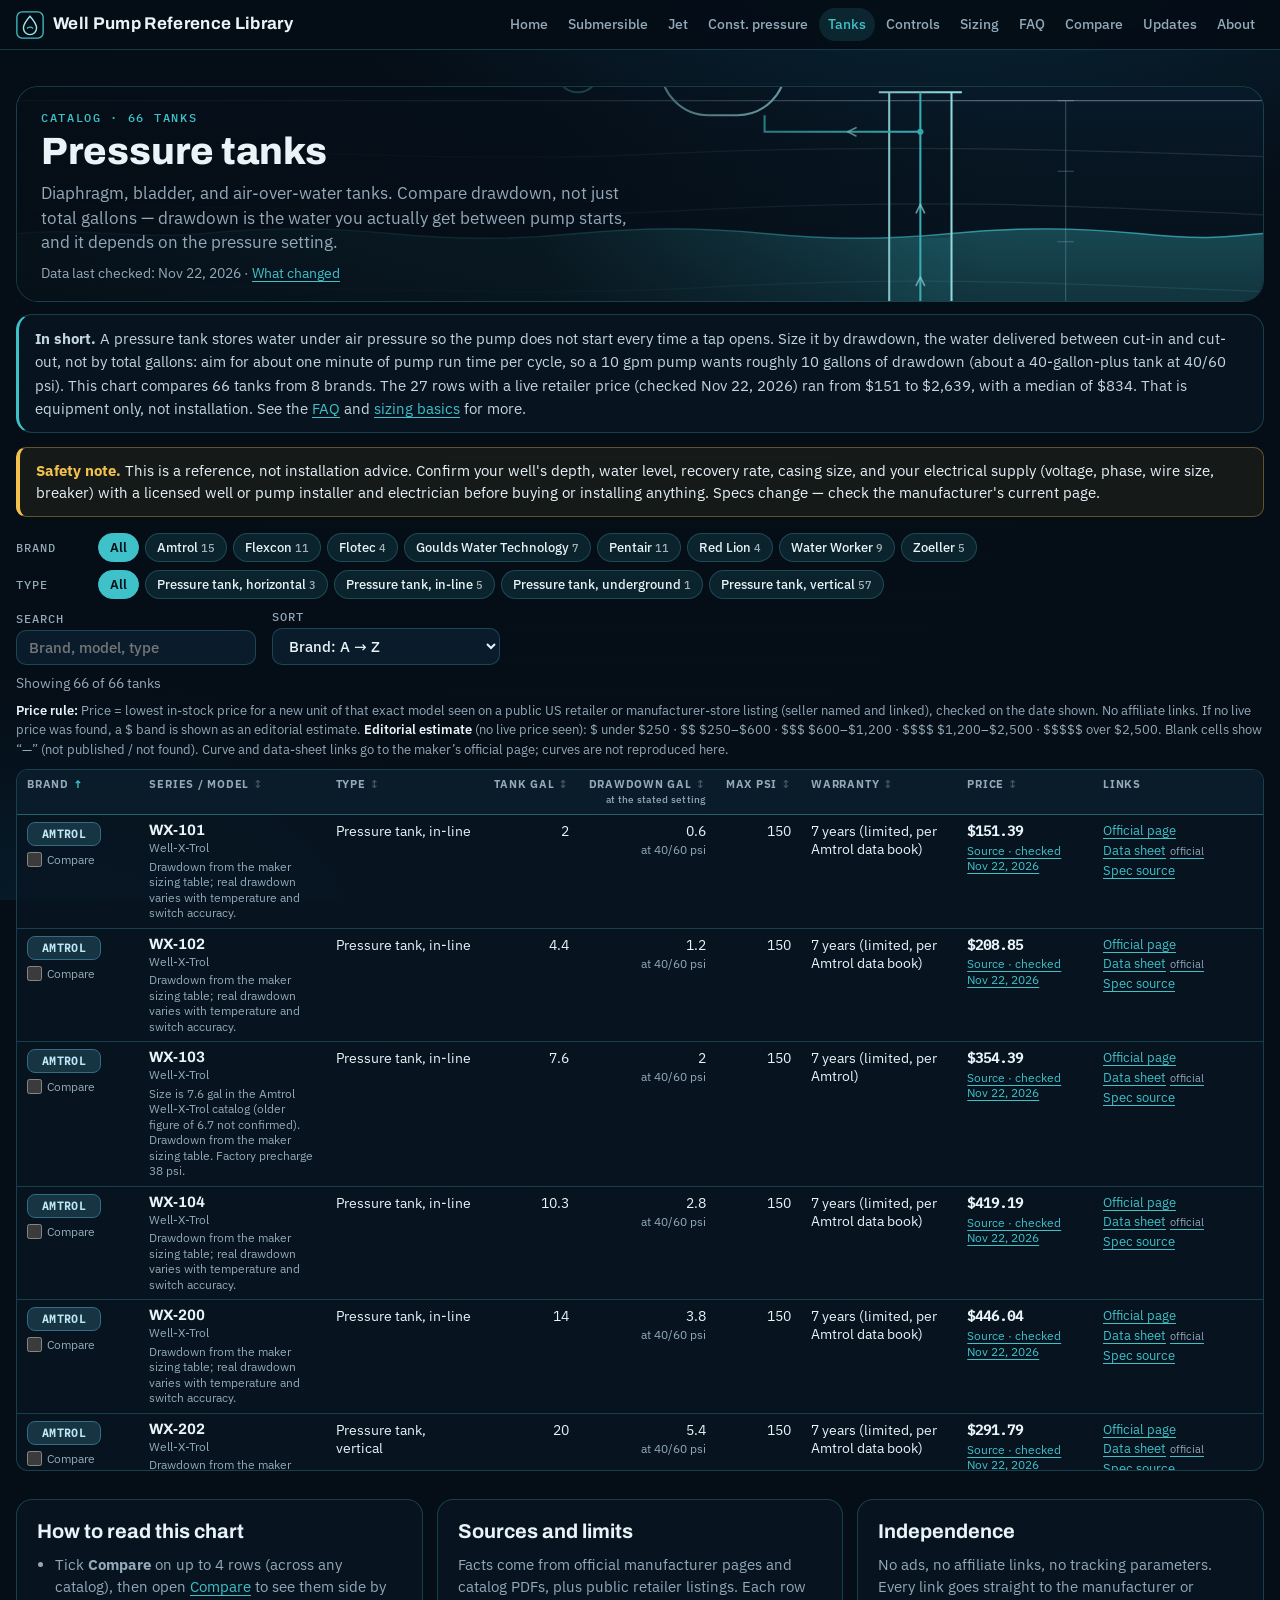
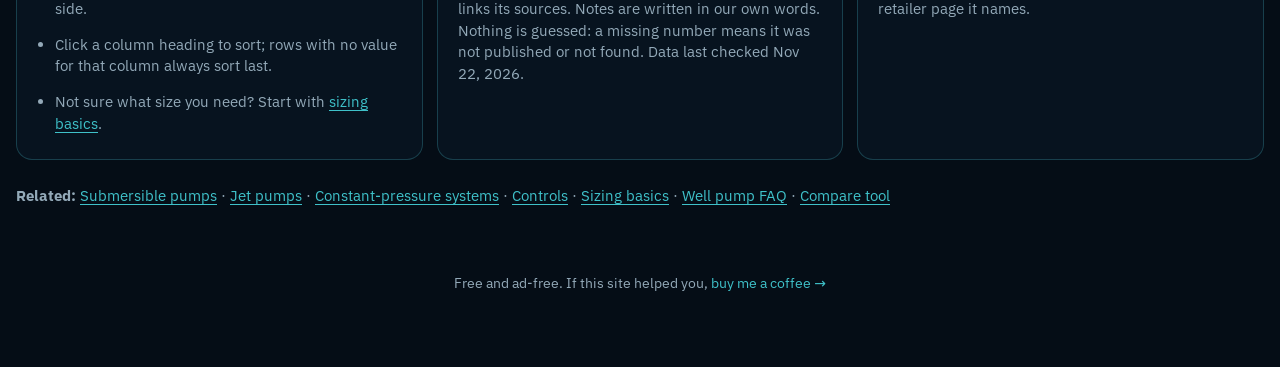
<file: tanks.html>
<!doctype html>
<html lang="en">
<head>
<meta charset="utf-8">
<meta name="viewport" content="width=device-width,initial-scale=1,viewport-fit=cover">
<title>Well Pressure Tank Comparison Chart: Size and Drawdown (66 tanks) · Well Pump Reference Library</title>
<meta name="description" content="Compare well pressure tanks by total volume, drawdown at a stated pressure setting, maximum pressure, warranty and price, with links to official data sheets.">
<meta name="robots" content="index,follow,max-image-preview:large,max-snippet:-1">
<meta name="google-site-verification" content="DBsd4dRo6CszvxQNH2xXlYTnwq2I4v30uIsV_nwwEc8">
<meta name="msvalidate.01" content="77C3B18F4D942281667A47021926052C">
<link rel="canonical" href="https://wellpumpchart.pages.dev/tanks">
<meta property="og:type" content="article">
<meta property="og:site_name" content="Well Pump Reference Library">
<meta property="og:locale" content="en_US">
<meta property="og:title" content="Well Pressure Tank Comparison Chart: Size and Drawdown (66 tanks) · Well Pump Reference Library">
<meta property="og:description" content="Compare well pressure tanks by total volume, drawdown at a stated pressure setting, maximum pressure, warranty and price, with links to official data sheets.">
<meta property="og:url" content="https://wellpumpchart.pages.dev/tanks">
<meta property="og:image" content="https://wellpumpchart.pages.dev/og-image.png">
<meta property="og:image:width" content="1200">
<meta property="og:image:height" content="630">
<meta property="og:image:alt" content="Well Pump Reference Library: a well casing with a submersible pump, pressure tank and gauge in teal line art">
<meta name="twitter:card" content="summary_large_image">
<meta name="twitter:title" content="Well Pressure Tank Comparison Chart: Size and Drawdown (66 tanks) · Well Pump Reference Library">
<meta name="twitter:description" content="Compare well pressure tanks by total volume, drawdown at a stated pressure setting, maximum pressure, warranty and price, with links to official data sheets.">
<meta name="twitter:image" content="https://wellpumpchart.pages.dev/og-image.png">
<link rel="icon" href="favicon.ico" sizes="any">
<link rel="icon" href="favicon.svg" type="image/svg+xml">
<link rel="apple-touch-icon" href="apple-touch-icon.png">
<link rel="preload" href="fonts/ibm-plex-sans-latin.woff2" as="font" type="font/woff2" crossorigin>
<link rel="preload" href="fonts/archivo-latin.woff2" as="font" type="font/woff2" crossorigin>
<link rel="stylesheet" href="theme.css?v=20261124a">
<script type="application/ld+json">{"@context": "https://schema.org", "@graph": [{"@type": "Dataset", "name": "Well Pressure Tank Comparison Chart: Size and Drawdown (66 tanks)", "description": "Compare well pressure tanks by total volume, drawdown at a stated pressure setting, maximum pressure, warranty and price, with links to official data sheets. 66 rows. Specs from official manufacturer pages and catalog PDFs; prices from public US retailer listings with seller, link and check date, or an editorial $ band where no live price was seen. Data last checked Nov 22, 2026.", "url": "https://wellpumpchart.pages.dev/tanks", "creator": {"@type": "Person", "name": "Marcus Travis"}, "publisher": {"@type": "Person", "name": "Marcus Travis"}, "dateModified": "2026-11-22", "isAccessibleForFree": true, "inLanguage": "en-US", "spatialCoverage": "United States", "keywords": ["Pressure tanks", "well pump", "comparison chart", "specifications", "prices"], "variableMeasured": ["Brand", "Series / model", "Type", "Total tank volume (gal)", "Drawdown (gal) at stated pressure setting", "Maximum working pressure (psi)", "Warranty", "Price (USD) with source and check date", "Official product, curve and data sheet links"], "includedInDataCatalog": {"@type": "DataCatalog", "name": "Well Pump Reference Library", "url": "https://wellpumpchart.pages.dev/"}}, {"@type": "BreadcrumbList", "itemListElement": [{"@type": "ListItem", "position": 1, "name": "Home", "item": "https://wellpumpchart.pages.dev/"}, {"@type": "ListItem", "position": 2, "name": "Pressure tanks", "item": "https://wellpumpchart.pages.dev/tanks"}]}, {"@type": "ItemList", "name": "Pressure tanks — Well Pump Reference Library", "numberOfItems": 66, "itemListElement": [{"@type": "ListItem", "position": 1, "name": "Amtrol WX-101", "url": "https://wellpumpchart.pages.dev/tanks#p-amtrol-wx-101"}, {"@type": "ListItem", "position": 2, "name": "Amtrol WX-102", "url": "https://wellpumpchart.pages.dev/tanks#p-amtrol-wx-102"}, {"@type": "ListItem", "position": 3, "name": "Amtrol WX-104", "url": "https://wellpumpchart.pages.dev/tanks#p-amtrol-wx-104"}, {"@type": "ListItem", "position": 4, "name": "Amtrol WX-200", "url": "https://wellpumpchart.pages.dev/tanks#p-amtrol-wx-200"}, {"@type": "ListItem", "position": 5, "name": "Amtrol WX-202", "url": "https://wellpumpchart.pages.dev/tanks#p-amtrol-wx-202"}, {"@type": "ListItem", "position": 6, "name": "Amtrol WX-202XL", "url": "https://wellpumpchart.pages.dev/tanks#p-amtrol-wx-202xl"}, {"@type": "ListItem", "position": 7, "name": "Amtrol WX-203", "url": "https://wellpumpchart.pages.dev/tanks#p-amtrol-wx-203"}, {"@type": "ListItem", "position": 8, "name": "Amtrol WX-250", "url": "https://wellpumpchart.pages.dev/tanks#p-amtrol-wx-250"}, {"@type": "ListItem", "position": 9, "name": "Amtrol WX-251", "url": "https://wellpumpchart.pages.dev/tanks#p-amtrol-wx-251"}, {"@type": "ListItem", "position": 10, "name": "Amtrol WX-255", "url": "https://wellpumpchart.pages.dev/tanks#p-amtrol-wx-255"}, {"@type": "ListItem", "position": 11, "name": "Amtrol WX-302", "url": "https://wellpumpchart.pages.dev/tanks#p-amtrol-wx-302"}, {"@type": "ListItem", "position": 12, "name": "Amtrol WX-350", "url": "https://wellpumpchart.pages.dev/tanks#p-amtrol-wx-350"}, {"@type": "ListItem", "position": 13, "name": "Amtrol WX-202UG", "url": "https://wellpumpchart.pages.dev/tanks#p-amtrol-wx-202ug"}, {"@type": "ListItem", "position": 14, "name": "Amtrol WX-202-H", "url": "https://wellpumpchart.pages.dev/tanks#p-amtrol-wx-202h"}, {"@type": "ListItem", "position": 15, "name": "Water Worker HT-14B", "url": "https://wellpumpchart.pages.dev/tanks#p-water-worker-ht-14b"}, {"@type": "ListItem", "position": 16, "name": "Water Worker HT-20B", "url": "https://wellpumpchart.pages.dev/tanks#p-water-worker-ht-20b"}, {"@type": "ListItem", "position": 17, "name": "Water Worker HT-30B", "url": "https://wellpumpchart.pages.dev/tanks#p-water-worker-ht-30b"}, {"@type": "ListItem", "position": 18, "name": "Water Worker HT-32B", "url": "https://wellpumpchart.pages.dev/tanks#p-water-worker-ht-32b"}, {"@type": "ListItem", "position": 19, "name": "Water Worker HT-44B", "url": "https://wellpumpchart.pages.dev/tanks#p-water-worker-ht-44b"}, {"@type": "ListItem", "position": 20, "name": "Water Worker HT-62B", "url": "https://wellpumpchart.pages.dev/tanks#p-water-worker-ht-62b"}, {"@type": "ListItem", "position": 21, "name": "Water Worker HT-86B", "url": "https://wellpumpchart.pages.dev/tanks#p-water-worker-ht-86b"}, {"@type": "ListItem", "position": 22, "name": "Water Worker HT-119B", "url": "https://wellpumpchart.pages.dev/tanks#p-water-worker-ht-119b"}, {"@type": "ListItem", "position": 23, "name": "Water Worker HT-14HB", "url": "https://wellpumpchart.pages.dev/tanks#p-water-worker-ht-14hb"}, {"@type": "ListItem", "position": 24, "name": "Flexcon WWT 14", "url": "https://wellpumpchart.pages.dev/tanks#p-flexcon-wwt-14"}, {"@type": "ListItem", "position": 25, "name": "Flexcon WWT 20", "url": "https://wellpumpchart.pages.dev/tanks#p-flexcon-wwt-20"}, {"@type": "ListItem", "position": 26, "name": "Flexcon WWT 25", "url": "https://wellpumpchart.pages.dev/tanks#p-flexcon-wwt-25"}, {"@type": "ListItem", "position": 27, "name": "Flexcon WWT 30", "url": "https://wellpumpchart.pages.dev/tanks#p-flexcon-wwt-30"}, {"@type": "ListItem", "position": 28, "name": "Flexcon WWT 45", "url": "https://wellpumpchart.pages.dev/tanks#p-flexcon-wwt-45"}, {"@type": "ListItem", "position": 29, "name": "Flexcon WWT 65", "url": "https://wellpumpchart.pages.dev/tanks#p-flexcon-wwt-65"}, {"@type": "ListItem", "position": 30, "name": "Flexcon WWT 120", "url": "https://wellpumpchart.pages.dev/tanks#p-flexcon-wwt-120"}, {"@type": "ListItem", "position": 31, "name": "Flexcon FL 7", "url": "https://wellpumpchart.pages.dev/tanks#p-flexcon-fl-7"}, {"@type": "ListItem", "position": 32, "name": "Flexcon FL 12", "url": "https://wellpumpchart.pages.dev/tanks#p-flexcon-fl-12"}, {"@type": "ListItem", "position": 33, "name": "Flexcon FL 17", "url": "https://wellpumpchart.pages.dev/tanks#p-flexcon-fl-17"}, {"@type": "ListItem", "position": 34, "name": "Flexcon FL 22", "url": "https://wellpumpchart.pages.dev/tanks#p-flexcon-fl-22"}, {"@type": "ListItem", "position": 35, "name": "Goulds Water Technology V60", "url": "https://wellpumpchart.pages.dev/tanks#p-goulds-v60"}, {"@type": "ListItem", "position": 36, "name": "Goulds Water Technology V80", "url": "https://wellpumpchart.pages.dev/tanks#p-goulds-v80"}, {"@type": "ListItem", "position": 37, "name": "Goulds Water Technology V140", "url": "https://wellpumpchart.pages.dev/tanks#p-goulds-v140"}, {"@type": "ListItem", "position": 38, "name": "Goulds Water Technology V200", "url": "https://wellpumpchart.pages.dev/tanks#p-goulds-v200"}, {"@type": "ListItem", "position": 39, "name": "Goulds Water Technology V260", "url": "https://wellpumpchart.pages.dev/tanks#p-goulds-v260"}, {"@type": "ListItem", "position": 40, "name": "Goulds Water Technology V350", "url": "https://wellpumpchart.pages.dev/tanks#p-goulds-v350"}, {"@type": "ListItem", "position": 41, "name": "Goulds Water Technology V60H", "url": "https://wellpumpchart.pages.dev/tanks#p-goulds-v60h"}, {"@type": "ListItem", "position": 42, "name": "Flotec FP7110", "url": "https://wellpumpchart.pages.dev/tanks#p-flotec-fp7110"}, {"@type": "ListItem", "position": 43, "name": "Flotec FP7120", "url": "https://wellpumpchart.pages.dev/tanks#p-flotec-fp7120"}, {"@type": "ListItem", "position": 44, "name": "Flotec FP7125", "url": "https://wellpumpchart.pages.dev/tanks#p-flotec-fp7125"}, {"@type": "ListItem", "position": 45, "name": "Flotec FP7130", "url": "https://wellpumpchart.pages.dev/tanks#p-flotec-fp7130"}, {"@type": "ListItem", "position": 46, "name": "Pentair WM-6", "url": "https://wellpumpchart.pages.dev/tanks#p-pentair-wm-6"}, {"@type": "ListItem", "position": 47, "name": "Pentair WM-9", "url": "https://wellpumpchart.pages.dev/tanks#p-pentair-wm-9"}, {"@type": "ListItem", "position": 48, "name": "Pentair WM-14WB", "url": "https://wellpumpchart.pages.dev/tanks#p-pentair-wm-14wb"}, {"@type": "ListItem", "position": 49, "name": "Pentair WM-20WB", "url": "https://wellpumpchart.pages.dev/tanks#p-pentair-wm-20wb"}, {"@type": "ListItem", "position": 50, "name": "Pentair WM-35WB", "url": "https://wellpumpchart.pages.dev/tanks#p-pentair-wm-35wb"}, {"@type": "ListItem", "position": 51, "name": "Red Lion RL14A", "url": "https://wellpumpchart.pages.dev/tanks#p-red-lion-rl14a"}, {"@type": "ListItem", "position": 52, "name": "Red Lion RL20A", "url": "https://wellpumpchart.pages.dev/tanks#p-red-lion-rl20a"}, {"@type": "ListItem", "position": 53, "name": "Red Lion RL34A", "url": "https://wellpumpchart.pages.dev/tanks#p-red-lion-rl34a"}, {"@type": "ListItem", "position": 54, "name": "Red Lion RL44A", "url": "https://wellpumpchart.pages.dev/tanks#p-red-lion-rl44a"}, {"@type": "ListItem", "position": 55, "name": "Zoeller AT15 (part 10-2367)", "url": "https://wellpumpchart.pages.dev/tanks#p-zoeller-at15"}, {"@type": "ListItem", "position": 56, "name": "Zoeller AT44 (part 10-2368)", "url": "https://wellpumpchart.pages.dev/tanks#p-zoeller-at44"}, {"@type": "ListItem", "position": 57, "name": "Zoeller AT66 (part 10-2369)", "url": "https://wellpumpchart.pages.dev/tanks#p-zoeller-at66"}, {"@type": "ListItem", "position": 58, "name": "Zoeller AT122 (part 10-2370)", "url": "https://wellpumpchart.pages.dev/tanks#p-zoeller-at122"}, {"@type": "ListItem", "position": 59, "name": "Zoeller AT144 (part 10-2371)", "url": "https://wellpumpchart.pages.dev/tanks#p-zoeller-at144"}, {"@type": "ListItem", "position": 60, "name": "Amtrol WX-103", "url": "https://wellpumpchart.pages.dev/tanks#p-amtrol-wx-103"}, {"@type": "ListItem", "position": 61, "name": "Pentair PS6-S02", "url": "https://wellpumpchart.pages.dev/tanks#p-pentair-pro-source-ps6-s02"}, {"@type": "ListItem", "position": 62, "name": "Pentair PS19T-T02", "url": "https://wellpumpchart.pages.dev/tanks#p-pentair-pro-source-ps19t-t02"}, {"@type": "ListItem", "position": 63, "name": "Pentair PS35-T05", "url": "https://wellpumpchart.pages.dev/tanks#p-pentair-pro-source-ps35-t05"}, {"@type": "ListItem", "position": 64, "name": "Pentair PS50-T50", "url": "https://wellpumpchart.pages.dev/tanks#p-pentair-pro-source-ps50-t50"}, {"@type": "ListItem", "position": 65, "name": "Pentair PS85-T52", "url": "https://wellpumpchart.pages.dev/tanks#p-pentair-pro-source-ps85-t52"}, {"@type": "ListItem", "position": 66, "name": "Pentair PS119-TR50", "url": "https://wellpumpchart.pages.dev/tanks#p-pentair-pro-source-ps119-tr50"}]}]}</script>
</head>
<body>
<div class="page-bg"></div>
<a class="skip" href="#main">Skip to content</a>
<nav class="topnav" aria-label="Primary">
  <div class="inner">
    <a class="brand" href="index.html">
      <svg width="28" height="28" viewBox="0 0 32 32" aria-hidden="true"><rect x="1" y="1" width="30" height="30" rx="6" fill="none" stroke="#3fc1c9" stroke-width="1.5"/><path d="M16 6 C16 6 8.5 14.5 8.5 19.5 a7.5 7.5 0 0 0 15 0 C23.5 14.5 16 6 16 6 Z" fill="none" stroke="#9be7ea" stroke-width="1.6"/><path d="M12.5 20 q3.5 -3 7 0" fill="none" stroke="#3fc1c9" stroke-width="1.5"/></svg>
      Well Pump Reference Library
    </a>
    <button type="button" class="nav-toggle" aria-expanded="false" aria-controls="primary-nav" aria-label="Open menu">☰ Menu</button>
    <ul class="nav-links" id="primary-nav"><li><a href="index.html">Home</a></li><li><a href="submersible.html">Submersible</a></li><li><a href="jet.html">Jet</a></li><li><a href="constant-pressure.html">Const. pressure</a></li><li><a href="tanks.html" aria-current="page">Tanks</a></li><li><a href="controls.html">Controls</a></li><li><a href="sizing.html">Sizing</a></li><li><a href="faq.html">FAQ</a></li><li><a href="compare.html">Compare <span class="cmp-n" hidden>0</span></a></li><li><a href="updates.html">Updates</a></li><li><a href="index.html#about">About</a></li></ul>
  </div>
</nav>
<main>
<div class="wrap chart-wrap" id="main">
<header class="hero compact">
  <div class="hero-art"><svg class="hero-svg" viewBox="0 0 1200 420" preserveAspectRatio="xMaxYMid slice" aria-hidden="true">
  <defs>
    <linearGradient id="hsky" x1="0" y1="0" x2="0" y2="1">
      <stop offset="0%" stop-color="#0a2236"/>
      <stop offset="40%" stop-color="#071622"/>
      <stop offset="100%" stop-color="#050d16"/>
    </linearGradient>
    <linearGradient id="hwater" x1="0" y1="0" x2="0" y2="1">
      <stop offset="0%" stop-color="#3fc1c9" stop-opacity="0.30"/>
      <stop offset="100%" stop-color="#3fc1c9" stop-opacity="0.04"/>
    </linearGradient>
  </defs>
  <rect width="1200" height="420" fill="url(#hsky)"/>
  <!-- ground line and soil strata -->
  <g fill="none" stroke="#8fb4c8" stroke-width="1.2">
    <path d="M0,120 L1200,120" stroke-opacity="0.5"/>
    <path d="M0,170 C200,160 400,182 600,172 S1000,166 1200,174" stroke-opacity="0.16"/>
    <path d="M0,225 C240,215 420,238 640,226 S1000,220 1200,230" stroke-opacity="0.14"/>
    <path d="M0,300 C220,292 440,312 660,300 S1000,296 1200,304" stroke-opacity="0.12"/>
    <path d="M0,370 C260,362 460,380 700,368 S1020,364 1200,372" stroke-opacity="0.10"/>
  </g>
  <!-- water table -->
  <path d="M0,248 C60,242 120,254 180,248 S300,242 360,248 S480,254 540,248 S660,242 720,248 S840,254 900,248 S1020,242 1080,248 S1160,252 1200,248 L1200,420 L0,420 Z" fill="url(#hwater)"/>
  <path d="M0,248 C60,242 120,254 180,248 S300,242 360,248 S480,254 540,248 S660,242 720,248 S840,254 900,248 S1020,242 1080,248 S1160,252 1200,248" fill="none" stroke="#3fc1c9" stroke-opacity="0.7" stroke-width="1.4"/>
  <!-- well casing -->
  <g fill="none" stroke="#9be7ea" stroke-width="2">
    <path d="M840,112 L840,392"/>
    <path d="M900,112 L900,392"/>
    <path d="M830,112 L910,112"/>
    <path d="M840,392 L900,392" stroke-dasharray="4 5" stroke-opacity="0.5"/>
  </g>
  <!-- water inside casing -->
  <rect x="841" y="252" width="58" height="140" fill="#3fc1c9" fill-opacity="0.12"/>
  <!-- drop pipe and submersible pump -->
  <g fill="none" stroke="#3fc1c9" stroke-width="2">
    <path d="M870,112 L870,318"/>
    <rect x="855" y="318" width="30" height="46" rx="5"/>
    <path d="M855,332 L885,332 M855,344 L885,344" stroke-opacity="0.6"/>
    <rect x="859" y="364" width="22" height="22" rx="4"/>
  </g>
  <!-- pitless line to house, pressure tank, gauge, switch -->
  <g fill="none" stroke="#3fc1c9" stroke-width="2">
    <path d="M870,150 L720,150 L720,134"/>
    <rect x="620" y="42" width="120" height="92" rx="46" stroke="#9be7ea"/>
    <path d="M560,92 L620,92"/>
    <circle cx="540" cy="92" r="20"/>
    <path d="M540,92 L551,81" stroke-width="2"/>
    <rect x="490" y="62" width="30" height="24" rx="3" stroke-opacity="0.7"/>
    <path d="M520,74 L520,92 L520,92" stroke-opacity="0.5"/>
  </g>
  <g fill="#3fc1c9" fill-opacity="0.9">
    <circle cx="540" cy="92" r="2.6"/>
    <circle cx="870" cy="150" r="3"/>
  </g>
  <!-- flow arrows -->
  <g fill="none" stroke="#9be7ea" stroke-opacity="0.7" stroke-width="1.6" stroke-linecap="round" stroke-linejoin="round">
    <path d="M870,290 l-4,8 m4,-8 l4,8"/>
    <path d="M870,220 l-4,8 m4,-8 l4,8"/>
    <path d="M800,150 l8,-4 m-8,4 l8,4"/>
  </g>
  <!-- well cap tick marks and depth scale -->
  <g stroke="#8fb4c8" stroke-opacity="0.35" stroke-width="1">
    <path d="M1010,120 L1010,392"/>
    <path d="M1002,120 L1018,120 M1002,188 L1018,188 M1002,256 L1018,256 M1002,324 L1018,324 M1002,392 L1018,392"/>
  </g>
</svg>
</div>
  <div class="hero-copy">
    <span class="eyebrow">Catalog · 66 tanks</span>
    <h1>Pressure tanks</h1>
    <p class="lede">Diaphragm, bladder, and air-over-water tanks. Compare drawdown, not just total gallons — drawdown is the water you actually get between pump starts, and it depends on the pressure setting.</p>
    <p class="checked">Data last checked: <time datetime="2026-11-22">Nov 22, 2026</time> · <a href="updates.html">What changed</a></p>
  </div>
</header>
<section class="answer" aria-label="In short"><p><strong>In short.</strong> A pressure tank stores water under air pressure so the pump does not start every time a tap opens. Size it by drawdown, the water delivered between cut-in and cut-out, not by total gallons: aim for about one minute of pump run time per cycle, so a 10 gpm pump wants roughly 10 gallons of drawdown (about a 40-gallon-plus tank at 40/60 psi). This chart compares 66 tanks from 8 brands. The 27 rows with a live retailer price (checked Nov 22, 2026) ran from $151 to $2,639, with a median of $834. That is equipment only, not installation. See the <a href="faq.html">FAQ</a> and <a href="sizing.html">sizing basics</a> for more.</p></section>
<aside class="safety" role="note"><strong>Safety note.</strong> This is a reference, not installation advice. Confirm your well&#x27;s depth, water level, recovery rate, casing size, and your electrical supply (voltage, phase, wire size, breaker) with a licensed well or pump installer and electrician before buying or installing anything. Specs change — check the manufacturer&#x27;s current page.</aside>
  <div class="toolbar">
    <div class="fgroups" id="fgroups"><div class="fgroup"><span class="flabel">Brand</span><div class="chips" role="group" aria-label="Brand"><button type="button" class="chip" data-g="brand" data-v="" aria-pressed="true">All</button><button type="button" class="chip" data-g="brand" data-v="Amtrol" aria-pressed="false">Amtrol<small>15</small></button><button type="button" class="chip" data-g="brand" data-v="Flexcon" aria-pressed="false">Flexcon<small>11</small></button><button type="button" class="chip" data-g="brand" data-v="Flotec" aria-pressed="false">Flotec<small>4</small></button><button type="button" class="chip" data-g="brand" data-v="Goulds Water Technology" aria-pressed="false">Goulds Water Technology<small>7</small></button><button type="button" class="chip" data-g="brand" data-v="Pentair" aria-pressed="false">Pentair<small>11</small></button><button type="button" class="chip" data-g="brand" data-v="Red Lion" aria-pressed="false">Red Lion<small>4</small></button><button type="button" class="chip" data-g="brand" data-v="Water Worker" aria-pressed="false">Water Worker<small>9</small></button><button type="button" class="chip" data-g="brand" data-v="Zoeller" aria-pressed="false">Zoeller<small>5</small></button></div></div><div class="fgroup"><span class="flabel">Type</span><div class="chips" role="group" aria-label="Type"><button type="button" class="chip" data-g="type" data-v="" aria-pressed="true">All</button><button type="button" class="chip" data-g="type" data-v="Pressure tank, horizontal" aria-pressed="false">Pressure tank, horizontal<small>3</small></button><button type="button" class="chip" data-g="type" data-v="Pressure tank, in-line" aria-pressed="false">Pressure tank, in-line<small>5</small></button><button type="button" class="chip" data-g="type" data-v="Pressure tank, underground" aria-pressed="false">Pressure tank, underground<small>1</small></button><button type="button" class="chip" data-g="type" data-v="Pressure tank, vertical" aria-pressed="false">Pressure tank, vertical<small>57</small></button></div></div></div>
    <div class="tools">
      <label class="search">Search
        <input type="search" id="search" placeholder="Brand, model, type" autocomplete="off">
      </label>
      <label class="sort">Sort
        <select id="sort"></select>
      </label>
    </div>
  </div>
  <p class="count" id="count" aria-live="polite">Showing 66 of 66 tanks</p>
  <p class="table-caption" id="cap"><strong>Price rule:</strong> Price = lowest in-stock price for a new unit of that exact model seen on a public US retailer or manufacturer-store listing (seller named and linked), checked on the date shown. No affiliate links. If no live price was found, a $ band is shown as an editorial estimate. <strong>Editorial estimate</strong> (no live price seen): $ under $250 · $$ $250–$600 · $$$ $600–$1,200 · $$$$ $1,200–$2,500 · $$$$$ over $2,500. Blank cells show “—” (not published / not found). Curve and data-sheet links go to the maker’s official page; curves are not reproduced here.</p>
  <div class="table-box">
    <table class="chart" aria-describedby="cap">
      <caption class="sr-only">Pressure tanks: one row per model</caption>
      <thead><tr><th scope="col"><button type="button" class="th-btn" data-k="brand">Brand</button></th><th scope="col"><button type="button" class="th-btn" data-k="model">Series / model</button></th><th scope="col"><button type="button" class="th-btn" data-k="type">Type</button></th><th class="num" scope="col"><button type="button" class="th-btn" data-k="tank">Tank gal</button></th><th class="num" scope="col"><button type="button" class="th-btn" data-k="drawdown">Drawdown gal</button><span class="th-note">at the stated setting</span></th><th class="num" scope="col"><button type="button" class="th-btn" data-k="maxpsi">Max psi</button></th><th scope="col"><button type="button" class="th-btn" data-k="warranty">Warranty</button></th><th scope="col"><button type="button" class="th-btn" data-k="price">Price</button></th><th scope="col">Links</th></tr></thead>
      <tbody id="rows"></tbody>
    </table>
  </div>
  <div class="notes">
    <section><h2>How to read this chart</h2><ul>
      <li>Tick <strong>Compare</strong> on up to 4 rows (across any catalog), then open <a href="compare.html">Compare</a> to see them side by side.</li>
      <li>Click a column heading to sort; rows with no value for that column always sort last.</li>
      <li>Not sure what size you need? Start with <a href="sizing.html">sizing basics</a>.</li>
    </ul></section>
    <section><h2>Sources and limits</h2>
      <p>Facts come from official manufacturer pages and catalog PDFs, plus public retailer listings. Each row links its sources. Notes are written in our own words. Nothing is guessed: a missing number means it was not published or not found. Data last checked Nov 22, 2026.</p></section>
    <section><h2>Independence</h2>
      <p>No ads, no affiliate links, no tracking parameters. Every link goes straight to the manufacturer or retailer page it names.</p></section>
  </div>
<nav class="related" aria-label="Related pages"><strong>Related:</strong> <a href="submersible.html">Submersible pumps</a> · <a href="jet.html">Jet pumps</a> · <a href="constant-pressure.html">Constant-pressure systems</a> · <a href="controls.html">Controls</a> · <a href="sizing.html">Sizing basics</a> · <a href="faq.html">Well pump FAQ</a> · <a href="compare.html">Compare tool</a></nav>
</div>
</main>
<footer class="site-footer">
<p class="kofi">Free and ad-free. If this site helped you, <a href="https://ko-fi.com/marcustravis" target="_blank" rel="noopener">buy me a coffee →</a></p>
</footer>
<script>
(function () {
  function syncNavH() {
    var nav = document.querySelector(".topnav");
    if (!nav) return;
    document.documentElement.style.setProperty("--nav-h", Math.ceil(nav.getBoundingClientRect().height) + "px");
  }
  syncNavH();
  window.addEventListener("resize", syncNavH);
  if (window.ResizeObserver && document.querySelector(".topnav")) {
    new ResizeObserver(syncNavH).observe(document.querySelector(".topnav"));
  }
})();
</script>
<script src="compare.js?v=20261124a"></script>
<script src="nav.js?v=20261124a"></script>
<script src="app.js?v=20261124a"></script>
<script src="scroll-hint.js?v=20261124a"></script>
<script>
const DATA = [{"id": "amtrol-wx-101", "brand": "Amtrol", "series": "Well-X-Trol", "model": "WX-101", "type": "Pressure tank, in-line", "well": [], "hp": null, "voltage": null, "phase": null, "flow_gpm": null, "flow_at_ft": null, "max_head_ft": null, "min_well_in": null, "tank_gal": 2.0, "drawdown_gal": 0.6, "drawdown_note": "at 40/60 psi", "max_psi": 150, "setting": null, "warranty": "7 years (limited, per Amtrol data book)", "price_usd": 151.39, "price_source": "RC Worst", "price_url": "https://rcworst.com/products/amtrol-wx-101-well-x-trol-in-line-well-water-tank-2-gallons", "price_checked": "2026-11-22", "price_scale": null, "product_url": "https://www.amtrol.com/", "curve_url": "https://www.amtrol.com/wp-content/uploads/2024/04/MC4400_04_24_Submittal_Data_Book.pdf", "spec_url": "https://res.cloudinary.com/consolidated-supply/resource/raw/amtrol_wx-201_catalog.pdf", "notes": "Drawdown from the maker sizing table; real drawdown varies with temperature and switch accuracy.", "rid": "p-amtrol-wx-101", "_icon": null}, {"id": "amtrol-wx-102", "brand": "Amtrol", "series": "Well-X-Trol", "model": "WX-102", "type": "Pressure tank, in-line", "well": [], "hp": null, "voltage": null, "phase": null, "flow_gpm": null, "flow_at_ft": null, "max_head_ft": null, "min_well_in": null, "tank_gal": 4.4, "drawdown_gal": 1.2, "drawdown_note": "at 40/60 psi", "max_psi": 150, "setting": null, "warranty": "7 years (limited, per Amtrol data book)", "price_usd": 208.85, "price_source": "RC Worst", "price_url": "https://rcworst.com/products/amtrol-wx-102-well-x-trol-in-line-well-water-tank-4-4-gallons", "price_checked": "2026-11-22", "price_scale": null, "product_url": "https://www.amtrol.com/", "curve_url": "https://www.amtrol.com/wp-content/uploads/2024/04/MC4400_04_24_Submittal_Data_Book.pdf", "spec_url": "https://res.cloudinary.com/consolidated-supply/resource/raw/amtrol_wx-201_catalog.pdf", "notes": "Drawdown from the maker sizing table; real drawdown varies with temperature and switch accuracy.", "rid": "p-amtrol-wx-102", "_icon": null}, {"id": "amtrol-wx-104", "brand": "Amtrol", "series": "Well-X-Trol", "model": "WX-104", "type": "Pressure tank, in-line", "well": [], "hp": null, "voltage": null, "phase": null, "flow_gpm": null, "flow_at_ft": null, "max_head_ft": null, "min_well_in": null, "tank_gal": 10.3, "drawdown_gal": 2.8, "drawdown_note": "at 40/60 psi", "max_psi": 150, "setting": null, "warranty": "7 years (limited, per Amtrol data book)", "price_usd": 419.19, "price_source": "RC Worst", "price_url": "https://rcworst.com/products/amtrol-wx-104-well-x-trol-in-line-well-water-tank-10-3-gallons", "price_checked": "2026-11-22", "price_scale": null, "product_url": "https://www.amtrol.com/", "curve_url": "https://www.amtrol.com/wp-content/uploads/2024/04/MC4400_04_24_Submittal_Data_Book.pdf", "spec_url": "https://res.cloudinary.com/consolidated-supply/resource/raw/amtrol_wx-201_catalog.pdf", "notes": "Drawdown from the maker sizing table; real drawdown varies with temperature and switch accuracy.", "rid": "p-amtrol-wx-104", "_icon": null}, {"id": "amtrol-wx-200", "brand": "Amtrol", "series": "Well-X-Trol", "model": "WX-200", "type": "Pressure tank, in-line", "well": [], "hp": null, "voltage": null, "phase": null, "flow_gpm": null, "flow_at_ft": null, "max_head_ft": null, "min_well_in": null, "tank_gal": 14.0, "drawdown_gal": 3.8, "drawdown_note": "at 40/60 psi", "max_psi": 150, "setting": null, "warranty": "7 years (limited, per Amtrol data book)", "price_usd": 446.04, "price_source": "RC Worst", "price_url": "https://rcworst.com/products/amtrol-wx-200-well-x-trol-well-water-tank-14-0-gallons", "price_checked": "2026-11-22", "price_scale": null, "product_url": "https://www.amtrol.com/", "curve_url": "https://www.amtrol.com/wp-content/uploads/2024/04/MC4400_04_24_Submittal_Data_Book.pdf", "spec_url": "https://res.cloudinary.com/consolidated-supply/resource/raw/amtrol_wx-201_catalog.pdf", "notes": "Drawdown from the maker sizing table; real drawdown varies with temperature and switch accuracy.", "rid": "p-amtrol-wx-200", "_icon": null}, {"id": "amtrol-wx-202", "brand": "Amtrol", "series": "Well-X-Trol", "model": "WX-202", "type": "Pressure tank, vertical", "well": [], "hp": null, "voltage": null, "phase": null, "flow_gpm": null, "flow_at_ft": null, "max_head_ft": null, "min_well_in": null, "tank_gal": 20.0, "drawdown_gal": 5.4, "drawdown_note": "at 40/60 psi", "max_psi": 150, "setting": null, "warranty": "7 years (limited, per Amtrol data book)", "price_usd": 291.79, "price_source": "NY Direct", "price_url": "https://nydirect.com/products/amtrol-wx-202-well-pressure-tank", "price_checked": "2026-11-22", "price_scale": null, "product_url": "https://www.amtrol.com/", "curve_url": "https://www.amtrol.com/wp-content/uploads/2024/04/MC4400_04_24_Submittal_Data_Book.pdf", "spec_url": "https://res.cloudinary.com/consolidated-supply/resource/raw/amtrol_wx-201_catalog.pdf", "notes": "Drawdown from the maker sizing table; real drawdown varies with temperature and switch accuracy.", "rid": "p-amtrol-wx-202", "_icon": null}, {"id": "amtrol-wx-202xl", "brand": "Amtrol", "series": "Well-X-Trol", "model": "WX-202XL", "type": "Pressure tank, vertical", "well": [], "hp": null, "voltage": null, "phase": null, "flow_gpm": null, "flow_at_ft": null, "max_head_ft": null, "min_well_in": null, "tank_gal": 26.0, "drawdown_gal": 7.0, "drawdown_note": "at 40/60 psi", "max_psi": 150, "setting": null, "warranty": "7 years (limited, per Amtrol data book)", "price_usd": 443.88, "price_source": "NY Direct", "price_url": "https://nydirect.com/products/wx-202xl-amtrol-26-gallon-well-x-trol-free-standing-water-well-pressure-tank-144s29", "price_checked": "2026-11-22", "price_scale": null, "product_url": "https://www.amtrol.com/", "curve_url": "https://www.amtrol.com/wp-content/uploads/2024/04/MC4400_04_24_Submittal_Data_Book.pdf", "spec_url": "https://res.cloudinary.com/consolidated-supply/resource/raw/amtrol_wx-201_catalog.pdf", "notes": "Drawdown from the maker sizing table; real drawdown varies with temperature and switch accuracy.", "rid": "p-amtrol-wx-202xl", "_icon": null}, {"id": "amtrol-wx-203", "brand": "Amtrol", "series": "Well-X-Trol", "model": "WX-203", "type": "Pressure tank, vertical", "well": [], "hp": null, "voltage": null, "phase": null, "flow_gpm": null, "flow_at_ft": null, "max_head_ft": null, "min_well_in": null, "tank_gal": 32.0, "drawdown_gal": 8.6, "drawdown_note": "at 40/60 psi", "max_psi": 150, "setting": null, "warranty": "7 years (limited, per Amtrol data book)", "price_usd": 478.7, "price_source": "NY Direct", "price_url": "https://nydirect.com/products/amtrol-wx-203-well-pressure-tank", "price_checked": "2026-11-22", "price_scale": null, "product_url": "https://www.amtrol.com/", "curve_url": "https://www.amtrol.com/wp-content/uploads/2024/04/MC4400_04_24_Submittal_Data_Book.pdf", "spec_url": "https://res.cloudinary.com/consolidated-supply/resource/raw/amtrol_wx-201_catalog.pdf", "notes": "Drawdown from the maker sizing table; real drawdown varies with temperature and switch accuracy.", "rid": "p-amtrol-wx-203", "_icon": null}, {"id": "amtrol-wx-250", "brand": "Amtrol", "series": "Well-X-Trol", "model": "WX-250", "type": "Pressure tank, vertical", "well": [], "hp": null, "voltage": null, "phase": null, "flow_gpm": null, "flow_at_ft": null, "max_head_ft": null, "min_well_in": null, "tank_gal": 44.0, "drawdown_gal": 11.8, "drawdown_note": "at 40/60 psi", "max_psi": 150, "setting": null, "warranty": "7 years (limited, per Amtrol data book)", "price_usd": 994.65, "price_source": "NY Direct", "price_url": "https://nydirect.com/products/amtrol-wx-250-well-pressure-tank", "price_checked": "2026-11-22", "price_scale": null, "product_url": "https://www.amtrol.com/", "curve_url": "https://www.amtrol.com/wp-content/uploads/2024/04/MC4400_04_24_Submittal_Data_Book.pdf", "spec_url": "https://res.cloudinary.com/consolidated-supply/resource/raw/amtrol_wx-201_catalog.pdf", "notes": "Drawdown from the maker sizing table; real drawdown varies with temperature and switch accuracy.", "rid": "p-amtrol-wx-250", "_icon": null}, {"id": "amtrol-wx-251", "brand": "Amtrol", "series": "Well-X-Trol", "model": "WX-251", "type": "Pressure tank, vertical", "well": [], "hp": null, "voltage": null, "phase": null, "flow_gpm": null, "flow_at_ft": null, "max_head_ft": null, "min_well_in": null, "tank_gal": 62.0, "drawdown_gal": 16.6, "drawdown_note": "at 40/60 psi", "max_psi": 150, "setting": null, "warranty": "7 years (limited, per Amtrol data book)", "price_usd": 1424.8, "price_source": "RC Worst", "price_url": "https://rcworst.com/products/amtrol-wx-251-well-x-trol-well-water-tank-62-gallons", "price_checked": "2026-11-22", "price_scale": null, "product_url": "https://www.amtrol.com/", "curve_url": "https://www.amtrol.com/wp-content/uploads/2024/04/MC4400_04_24_Submittal_Data_Book.pdf", "spec_url": "https://res.cloudinary.com/consolidated-supply/resource/raw/amtrol_wx-201_catalog.pdf", "notes": "Drawdown from the maker sizing table; real drawdown varies with temperature and switch accuracy.", "rid": "p-amtrol-wx-251", "_icon": null}, {"id": "amtrol-wx-255", "brand": "Amtrol", "series": "Well-X-Trol", "model": "WX-255", "type": "Pressure tank, vertical", "well": [], "hp": null, "voltage": null, "phase": null, "flow_gpm": null, "flow_at_ft": null, "max_head_ft": null, "min_well_in": null, "tank_gal": 81.0, "drawdown_gal": 21.7, "drawdown_note": "at 40/60 psi", "max_psi": 150, "setting": null, "warranty": "7 years (limited, per Amtrol data book)", "price_usd": 1382.13, "price_source": "RC Worst", "price_url": "https://rcworst.com/products/amtrol-wx-255-well-x-trol-well-water-tank-81-gallons", "price_checked": "2026-11-22", "price_scale": null, "product_url": "https://www.amtrol.com/", "curve_url": "https://www.amtrol.com/wp-content/uploads/2024/04/MC4400_04_24_Submittal_Data_Book.pdf", "spec_url": "https://res.cloudinary.com/consolidated-supply/resource/raw/amtrol_wx-201_catalog.pdf", "notes": "Drawdown from the maker sizing table; real drawdown varies with temperature and switch accuracy.", "rid": "p-amtrol-wx-255", "_icon": null}, {"id": "amtrol-wx-302", "brand": "Amtrol", "series": "Well-X-Trol", "model": "WX-302", "type": "Pressure tank, vertical", "well": [], "hp": null, "voltage": null, "phase": null, "flow_gpm": null, "flow_at_ft": null, "max_head_ft": null, "min_well_in": null, "tank_gal": 86.0, "drawdown_gal": 23.0, "drawdown_note": "at 40/60 psi", "max_psi": 150, "setting": null, "warranty": "7 years (limited, per Amtrol data book)", "price_usd": 1324.92, "price_source": "NY Direct", "price_url": "https://nydirect.com/products/amtrol-wx-302-well-pressure-tank-1", "price_checked": "2026-11-22", "price_scale": null, "product_url": "https://www.amtrol.com/", "curve_url": "https://www.amtrol.com/wp-content/uploads/2024/04/MC4400_04_24_Submittal_Data_Book.pdf", "spec_url": "https://res.cloudinary.com/consolidated-supply/resource/raw/amtrol_wx-201_catalog.pdf", "notes": "Drawdown from the maker sizing table; real drawdown varies with temperature and switch accuracy.", "rid": "p-amtrol-wx-302", "_icon": null}, {"id": "amtrol-wx-350", "brand": "Amtrol", "series": "Well-X-Trol", "model": "WX-350", "type": "Pressure tank, vertical", "well": [], "hp": null, "voltage": null, "phase": null, "flow_gpm": null, "flow_at_ft": null, "max_head_ft": null, "min_well_in": null, "tank_gal": 119.0, "drawdown_gal": 31.9, "drawdown_note": "at 40/60 psi", "max_psi": 150, "setting": null, "warranty": "7 years (limited, per Amtrol data book)", "price_usd": 1609.25, "price_source": "NY Direct", "price_url": "https://nydirect.com/products/amtrol-wx-350-well-pressure-tank-1", "price_checked": "2026-11-22", "price_scale": null, "product_url": "https://www.amtrol.com/", "curve_url": "https://www.amtrol.com/wp-content/uploads/2024/04/MC4400_04_24_Submittal_Data_Book.pdf", "spec_url": "https://res.cloudinary.com/consolidated-supply/resource/raw/amtrol_wx-201_catalog.pdf", "notes": "Drawdown from the maker sizing table; real drawdown varies with temperature and switch accuracy.", "rid": "p-amtrol-wx-350", "_icon": null}, {"id": "amtrol-wx-202ug", "brand": "Amtrol", "series": "Well-X-Trol", "model": "WX-202UG", "type": "Pressure tank, underground", "well": [], "hp": null, "voltage": null, "phase": null, "flow_gpm": null, "flow_at_ft": null, "max_head_ft": null, "min_well_in": null, "tank_gal": 20.0, "drawdown_gal": 5.4, "drawdown_note": "at 40/60 psi", "max_psi": 150, "setting": null, "warranty": "7 years (limited, per Amtrol data book)", "price_usd": null, "price_source": null, "price_url": null, "price_checked": null, "price_scale": "$$", "product_url": "https://www.amtrol.com/", "curve_url": "https://www.amtrol.com/wp-content/uploads/2024/04/MC4400_04_24_Submittal_Data_Book.pdf", "spec_url": "https://res.cloudinary.com/consolidated-supply/resource/raw/amtrol_wx-201_catalog.pdf", "notes": "Drawdown from the maker sizing table; real drawdown varies with temperature and switch accuracy.", "rid": "p-amtrol-wx-202ug", "_icon": null}, {"id": "amtrol-wx-202h", "brand": "Amtrol", "series": "Well-X-Trol", "model": "WX-202-H", "type": "Pressure tank, horizontal", "well": [], "hp": null, "voltage": null, "phase": null, "flow_gpm": null, "flow_at_ft": null, "max_head_ft": null, "min_well_in": null, "tank_gal": 20.0, "drawdown_gal": 5.4, "drawdown_note": "at 40/60 psi", "max_psi": 150, "setting": null, "warranty": "7 years (limited, per Amtrol data book)", "price_usd": null, "price_source": null, "price_url": null, "price_checked": null, "price_scale": "$$", "product_url": "https://www.amtrol.com/", "curve_url": "https://www.amtrol.com/wp-content/uploads/2024/04/MC4400_04_24_Submittal_Data_Book.pdf", "spec_url": "https://res.cloudinary.com/consolidated-supply/resource/raw/amtrol_wx-201_catalog.pdf", "notes": "Drawdown from the maker sizing table; real drawdown varies with temperature and switch accuracy.", "rid": "p-amtrol-wx-202h", "_icon": null}, {"id": "water-worker-ht-14b", "brand": "Water Worker", "series": "HT", "model": "HT-14B", "type": "Pressure tank, vertical", "well": [], "hp": null, "voltage": null, "phase": null, "flow_gpm": null, "flow_at_ft": null, "max_head_ft": null, "min_well_in": null, "tank_gal": 14.0, "drawdown_gal": 3.75, "drawdown_note": "at 40/60 psi", "max_psi": 100, "setting": null, "warranty": "5 years (limited, per catalog)", "price_usd": null, "price_source": null, "price_url": null, "price_checked": null, "price_scale": "$", "product_url": "https://waterworkerdiy.com/", "curve_url": "https://images.thdstatic.com/catalog/pdfImages/b8/b8725316-f553-4e8f-9a1d-a971007f655b.pdf", "spec_url": "https://images.thdstatic.com/catalog/pdfImages/b8/b8725316-f553-4e8f-9a1d-a971007f655b.pdf", "notes": "Factory precharge 38 psi. Made in the USA.", "rid": "p-water-worker-ht-14b", "_icon": null}, {"id": "water-worker-ht-20b", "brand": "Water Worker", "series": "HT", "model": "HT-20B", "type": "Pressure tank, vertical", "well": [], "hp": null, "voltage": null, "phase": null, "flow_gpm": null, "flow_at_ft": null, "max_head_ft": null, "min_well_in": null, "tank_gal": 20.0, "drawdown_gal": 5.35, "drawdown_note": "at 40/60 psi", "max_psi": 100, "setting": null, "warranty": "5 years (limited, per catalog)", "price_usd": 210.66, "price_source": "McCoy's", "price_url": "https://www.mccoys.com/shop/p/8103632-052303-24/water-worker-ht-20b-well-tank-20-gal-100-psi-working-steel", "price_checked": "2026-11-22", "price_scale": null, "product_url": "https://waterworkerdiy.com/", "curve_url": "https://images.thdstatic.com/catalog/pdfImages/b8/b8725316-f553-4e8f-9a1d-a971007f655b.pdf", "spec_url": "https://images.thdstatic.com/catalog/pdfImages/b8/b8725316-f553-4e8f-9a1d-a971007f655b.pdf", "notes": "Factory precharge 38 psi. Made in the USA.", "rid": "p-water-worker-ht-20b", "_icon": null}, {"id": "water-worker-ht-30b", "brand": "Water Worker", "series": "HT", "model": "HT-30B", "type": "Pressure tank, vertical", "well": [], "hp": null, "voltage": null, "phase": null, "flow_gpm": null, "flow_at_ft": null, "max_head_ft": null, "min_well_in": null, "tank_gal": 26.0, "drawdown_gal": 6.43, "drawdown_note": "at 40/60 psi", "max_psi": 100, "setting": null, "warranty": "5 years (limited, per catalog)", "price_usd": null, "price_source": null, "price_url": null, "price_checked": null, "price_scale": "$", "product_url": "https://waterworkerdiy.com/", "curve_url": "https://images.thdstatic.com/catalog/pdfImages/b8/b8725316-f553-4e8f-9a1d-a971007f655b.pdf", "spec_url": "https://images.thdstatic.com/catalog/pdfImages/b8/b8725316-f553-4e8f-9a1d-a971007f655b.pdf", "notes": "Factory precharge 38 psi. Made in the USA.", "rid": "p-water-worker-ht-30b", "_icon": null}, {"id": "water-worker-ht-32b", "brand": "Water Worker", "series": "HT", "model": "HT-32B", "type": "Pressure tank, vertical", "well": [], "hp": null, "voltage": null, "phase": null, "flow_gpm": null, "flow_at_ft": null, "max_head_ft": null, "min_well_in": null, "tank_gal": 32.0, "drawdown_gal": 8.57, "drawdown_note": "at 40/60 psi", "max_psi": 100, "setting": null, "warranty": "5 years (limited, per catalog)", "price_usd": null, "price_source": null, "price_url": null, "price_checked": null, "price_scale": "$$", "product_url": "https://waterworkerdiy.com/", "curve_url": "https://images.thdstatic.com/catalog/pdfImages/b8/b8725316-f553-4e8f-9a1d-a971007f655b.pdf", "spec_url": "https://images.thdstatic.com/catalog/pdfImages/b8/b8725316-f553-4e8f-9a1d-a971007f655b.pdf", "notes": "Factory precharge 38 psi. Made in the USA.", "rid": "p-water-worker-ht-32b", "_icon": null}, {"id": "water-worker-ht-44b", "brand": "Water Worker", "series": "HT", "model": "HT-44B", "type": "Pressure tank, vertical", "well": [], "hp": null, "voltage": null, "phase": null, "flow_gpm": null, "flow_at_ft": null, "max_head_ft": null, "min_well_in": null, "tank_gal": 44.0, "drawdown_gal": 11.78, "drawdown_note": "at 40/60 psi", "max_psi": 100, "setting": null, "warranty": "5 years (limited, per catalog)", "price_usd": null, "price_source": null, "price_url": null, "price_checked": null, "price_scale": "$$", "product_url": "https://waterworkerdiy.com/", "curve_url": "https://images.thdstatic.com/catalog/pdfImages/b8/b8725316-f553-4e8f-9a1d-a971007f655b.pdf", "spec_url": "https://images.thdstatic.com/catalog/pdfImages/b8/b8725316-f553-4e8f-9a1d-a971007f655b.pdf", "notes": "Factory precharge 38 psi. Made in the USA.", "rid": "p-water-worker-ht-44b", "_icon": null}, {"id": "water-worker-ht-62b", "brand": "Water Worker", "series": "HT", "model": "HT-62B", "type": "Pressure tank, vertical", "well": [], "hp": null, "voltage": null, "phase": null, "flow_gpm": null, "flow_at_ft": null, "max_head_ft": null, "min_well_in": null, "tank_gal": 62.0, "drawdown_gal": 16.6, "drawdown_note": "at 40/60 psi", "max_psi": 100, "setting": null, "warranty": "5 years (limited, per catalog)", "price_usd": null, "price_source": null, "price_url": null, "price_checked": null, "price_scale": "$$", "product_url": "https://waterworkerdiy.com/", "curve_url": "https://images.thdstatic.com/catalog/pdfImages/b8/b8725316-f553-4e8f-9a1d-a971007f655b.pdf", "spec_url": "https://images.thdstatic.com/catalog/pdfImages/b8/b8725316-f553-4e8f-9a1d-a971007f655b.pdf", "notes": "Factory precharge 38 psi. Made in the USA.", "rid": "p-water-worker-ht-62b", "_icon": null}, {"id": "water-worker-ht-86b", "brand": "Water Worker", "series": "HT", "model": "HT-86B", "type": "Pressure tank, vertical", "well": [], "hp": null, "voltage": null, "phase": null, "flow_gpm": null, "flow_at_ft": null, "max_head_ft": null, "min_well_in": null, "tank_gal": 86.0, "drawdown_gal": 23.03, "drawdown_note": "at 40/60 psi", "max_psi": 100, "setting": null, "warranty": "5 years (limited, per catalog)", "price_usd": null, "price_source": null, "price_url": null, "price_checked": null, "price_scale": "$$$", "product_url": "https://waterworkerdiy.com/", "curve_url": "https://images.thdstatic.com/catalog/pdfImages/b8/b8725316-f553-4e8f-9a1d-a971007f655b.pdf", "spec_url": "https://images.thdstatic.com/catalog/pdfImages/b8/b8725316-f553-4e8f-9a1d-a971007f655b.pdf", "notes": "Factory precharge 38 psi. Made in the USA.", "rid": "p-water-worker-ht-86b", "_icon": null}, {"id": "water-worker-ht-119b", "brand": "Water Worker", "series": "HT", "model": "HT-119B", "type": "Pressure tank, vertical", "well": [], "hp": null, "voltage": null, "phase": null, "flow_gpm": null, "flow_at_ft": null, "max_head_ft": null, "min_well_in": null, "tank_gal": 119.0, "drawdown_gal": 31.86, "drawdown_note": "at 40/60 psi", "max_psi": 100, "setting": null, "warranty": "5 years (limited, per catalog)", "price_usd": null, "price_source": null, "price_url": null, "price_checked": null, "price_scale": "$$$", "product_url": "https://waterworkerdiy.com/", "curve_url": "https://images.thdstatic.com/catalog/pdfImages/b8/b8725316-f553-4e8f-9a1d-a971007f655b.pdf", "spec_url": "https://images.thdstatic.com/catalog/pdfImages/b8/b8725316-f553-4e8f-9a1d-a971007f655b.pdf", "notes": "Factory precharge 38 psi. Made in the USA.", "rid": "p-water-worker-ht-119b", "_icon": null}, {"id": "water-worker-ht-14hb", "brand": "Water Worker", "series": "HT", "model": "HT-14HB", "type": "Pressure tank, horizontal", "well": [], "hp": null, "voltage": null, "phase": null, "flow_gpm": null, "flow_at_ft": null, "max_head_ft": null, "min_well_in": null, "tank_gal": 14.0, "drawdown_gal": 3.75, "drawdown_note": "at 40/60 psi", "max_psi": 100, "setting": null, "warranty": "5 years (limited, per catalog)", "price_usd": null, "price_source": null, "price_url": null, "price_checked": null, "price_scale": "$", "product_url": "https://waterworkerdiy.com/", "curve_url": "https://images.thdstatic.com/catalog/pdfImages/b8/b8725316-f553-4e8f-9a1d-a971007f655b.pdf", "spec_url": "https://images.thdstatic.com/catalog/pdfImages/b8/b8725316-f553-4e8f-9a1d-a971007f655b.pdf", "notes": "Factory precharge 38 psi. Made in the USA.", "rid": "p-water-worker-ht-14hb", "_icon": null}, {"id": "flexcon-wwt-14", "brand": "Flexcon", "series": "Flex2Pro WWT", "model": "WWT 14", "type": "Pressure tank, vertical", "well": [], "hp": null, "voltage": null, "phase": null, "flow_gpm": null, "flow_at_ft": null, "max_head_ft": null, "min_well_in": null, "tank_gal": 14.0, "drawdown_gal": 4.1, "drawdown_note": "at 40/60 psi", "max_psi": 125, "setting": null, "warranty": "5 years (per spec sheet)", "price_usd": null, "price_source": null, "price_url": null, "price_checked": null, "price_scale": "$", "product_url": "https://www.flexconind.com", "curve_url": "https://res.cloudinary.com/dzhpkjoqj/Flexcon%20Industries/WWT-Spec-sheet-LR_hubtci.pdf", "spec_url": "https://res.cloudinary.com/dzhpkjoqj/Flexcon%20Industries/WWT-Spec-sheet-LR_hubtci.pdf", "notes": "Steel shell. Factory precharge 38 psi, adjustable.", "rid": "p-flexcon-wwt-14", "_icon": null}, {"id": "flexcon-wwt-20", "brand": "Flexcon", "series": "Flex2Pro WWT", "model": "WWT 20", "type": "Pressure tank, vertical", "well": [], "hp": null, "voltage": null, "phase": null, "flow_gpm": null, "flow_at_ft": null, "max_head_ft": null, "min_well_in": null, "tank_gal": 20.0, "drawdown_gal": 5.9, "drawdown_note": "at 40/60 psi", "max_psi": 125, "setting": null, "warranty": "5 years (per spec sheet)", "price_usd": null, "price_source": null, "price_url": null, "price_checked": null, "price_scale": "$", "product_url": "https://www.flexconind.com", "curve_url": "https://res.cloudinary.com/dzhpkjoqj/Flexcon%20Industries/WWT-Spec-sheet-LR_hubtci.pdf", "spec_url": "https://res.cloudinary.com/dzhpkjoqj/Flexcon%20Industries/WWT-Spec-sheet-LR_hubtci.pdf", "notes": "Steel shell. Factory precharge 38 psi, adjustable.", "rid": "p-flexcon-wwt-20", "_icon": null}, {"id": "flexcon-wwt-25", "brand": "Flexcon", "series": "Flex2Pro WWT", "model": "WWT 25", "type": "Pressure tank, vertical", "well": [], "hp": null, "voltage": null, "phase": null, "flow_gpm": null, "flow_at_ft": null, "max_head_ft": null, "min_well_in": null, "tank_gal": 26.0, "drawdown_gal": 7.7, "drawdown_note": "at 40/60 psi", "max_psi": 125, "setting": null, "warranty": "5 years (per spec sheet)", "price_usd": null, "price_source": null, "price_url": null, "price_checked": null, "price_scale": "$", "product_url": "https://www.flexconind.com", "curve_url": "https://res.cloudinary.com/dzhpkjoqj/Flexcon%20Industries/WWT-Spec-sheet-LR_hubtci.pdf", "spec_url": "https://res.cloudinary.com/dzhpkjoqj/Flexcon%20Industries/WWT-Spec-sheet-LR_hubtci.pdf", "notes": "Steel shell. Factory precharge 38 psi, adjustable.", "rid": "p-flexcon-wwt-25", "_icon": null}, {"id": "flexcon-wwt-30", "brand": "Flexcon", "series": "Flex2Pro WWT", "model": "WWT 30", "type": "Pressure tank, vertical", "well": [], "hp": null, "voltage": null, "phase": null, "flow_gpm": null, "flow_at_ft": null, "max_head_ft": null, "min_well_in": null, "tank_gal": 32.0, "drawdown_gal": 9.4, "drawdown_note": "at 40/60 psi", "max_psi": 125, "setting": null, "warranty": "5 years (per spec sheet)", "price_usd": null, "price_source": null, "price_url": null, "price_checked": null, "price_scale": "$$", "product_url": "https://www.flexconind.com", "curve_url": "https://res.cloudinary.com/dzhpkjoqj/Flexcon%20Industries/WWT-Spec-sheet-LR_hubtci.pdf", "spec_url": "https://res.cloudinary.com/dzhpkjoqj/Flexcon%20Industries/WWT-Spec-sheet-LR_hubtci.pdf", "notes": "Steel shell. Factory precharge 38 psi, adjustable.", "rid": "p-flexcon-wwt-30", "_icon": null}, {"id": "flexcon-wwt-45", "brand": "Flexcon", "series": "Flex2Pro WWT", "model": "WWT 45", "type": "Pressure tank, vertical", "well": [], "hp": null, "voltage": null, "phase": null, "flow_gpm": null, "flow_at_ft": null, "max_head_ft": null, "min_well_in": null, "tank_gal": 44.0, "drawdown_gal": 13.0, "drawdown_note": "at 40/60 psi", "max_psi": 125, "setting": null, "warranty": "5 years (per spec sheet)", "price_usd": null, "price_source": null, "price_url": null, "price_checked": null, "price_scale": "$$", "product_url": "https://www.flexconind.com", "curve_url": "https://res.cloudinary.com/dzhpkjoqj/Flexcon%20Industries/WWT-Spec-sheet-LR_hubtci.pdf", "spec_url": "https://res.cloudinary.com/dzhpkjoqj/Flexcon%20Industries/WWT-Spec-sheet-LR_hubtci.pdf", "notes": "Steel shell. Factory precharge 38 psi, adjustable.", "rid": "p-flexcon-wwt-45", "_icon": null}, {"id": "flexcon-wwt-65", "brand": "Flexcon", "series": "Flex2Pro WWT", "model": "WWT 65", "type": "Pressure tank, vertical", "well": [], "hp": null, "voltage": null, "phase": null, "flow_gpm": null, "flow_at_ft": null, "max_head_ft": null, "min_well_in": null, "tank_gal": 62.0, "drawdown_gal": 18.3, "drawdown_note": "at 40/60 psi", "max_psi": 125, "setting": null, "warranty": "5 years (per spec sheet)", "price_usd": null, "price_source": null, "price_url": null, "price_checked": null, "price_scale": "$$", "product_url": "https://www.flexconind.com", "curve_url": "https://res.cloudinary.com/dzhpkjoqj/Flexcon%20Industries/WWT-Spec-sheet-LR_hubtci.pdf", "spec_url": "https://res.cloudinary.com/dzhpkjoqj/Flexcon%20Industries/WWT-Spec-sheet-LR_hubtci.pdf", "notes": "Steel shell. Factory precharge 38 psi, adjustable.", "rid": "p-flexcon-wwt-65", "_icon": null}, {"id": "flexcon-wwt-120", "brand": "Flexcon", "series": "Flex2Pro WWT", "model": "WWT 120", "type": "Pressure tank, vertical", "well": [], "hp": null, "voltage": null, "phase": null, "flow_gpm": null, "flow_at_ft": null, "max_head_ft": null, "min_well_in": null, "tank_gal": 119.0, "drawdown_gal": 35.1, "drawdown_note": "at 40/60 psi", "max_psi": 125, "setting": null, "warranty": "5 years (per spec sheet)", "price_usd": null, "price_source": null, "price_url": null, "price_checked": null, "price_scale": "$$$", "product_url": "https://www.flexconind.com", "curve_url": "https://res.cloudinary.com/dzhpkjoqj/Flexcon%20Industries/WWT-Spec-sheet-LR_hubtci.pdf", "spec_url": "https://res.cloudinary.com/dzhpkjoqj/Flexcon%20Industries/WWT-Spec-sheet-LR_hubtci.pdf", "notes": "Steel shell. Factory precharge 38 psi, adjustable.", "rid": "p-flexcon-wwt-120", "_icon": null}, {"id": "flexcon-fl-7", "brand": "Flexcon", "series": "Flex-Lite FL", "model": "FL 7", "type": "Pressure tank, vertical", "well": [], "hp": null, "voltage": null, "phase": null, "flow_gpm": null, "flow_at_ft": null, "max_head_ft": null, "min_well_in": null, "tank_gal": 22.0, "drawdown_gal": 6.5, "drawdown_note": "at 40/60 psi", "max_psi": 125, "setting": null, "warranty": "5 years limited (per spec sheet)", "price_usd": null, "price_source": null, "price_url": null, "price_checked": null, "price_scale": "$$", "product_url": "https://www.flexconind.com", "curve_url": "https://www.mitchellewis.com/wp-content/uploads/2021/05/flexlite-lr-12-7-201.pdf", "spec_url": "https://www.mitchellewis.com/wp-content/uploads/2021/05/flexlite-lr-12-7-201.pdf", "notes": "Fiberglass composite shell, rated for underground use. Precharge 38 psi.", "rid": "p-flexcon-fl-7", "_icon": null}, {"id": "flexcon-fl-12", "brand": "Flexcon", "series": "Flex-Lite FL", "model": "FL 12", "type": "Pressure tank, vertical", "well": [], "hp": null, "voltage": null, "phase": null, "flow_gpm": null, "flow_at_ft": null, "max_head_ft": null, "min_well_in": null, "tank_gal": 35.0, "drawdown_gal": 10.3, "drawdown_note": "at 40/60 psi", "max_psi": 125, "setting": null, "warranty": "5 years limited (per spec sheet)", "price_usd": 1905.0, "price_source": "Supreme Water Sales", "price_url": "https://supremewatersales.com/products/flexcon_fl-12", "price_checked": "2026-11-22", "price_scale": null, "product_url": "https://www.flexconind.com", "curve_url": "https://www.mitchellewis.com/wp-content/uploads/2021/05/flexlite-lr-12-7-201.pdf", "spec_url": "https://www.mitchellewis.com/wp-content/uploads/2021/05/flexlite-lr-12-7-201.pdf", "notes": "Fiberglass composite shell, rated for underground use. Precharge 38 psi.", "rid": "p-flexcon-fl-12", "_icon": null}, {"id": "flexcon-fl-17", "brand": "Flexcon", "series": "Flex-Lite FL", "model": "FL 17", "type": "Pressure tank, vertical", "well": [], "hp": null, "voltage": null, "phase": null, "flow_gpm": null, "flow_at_ft": null, "max_head_ft": null, "min_well_in": null, "tank_gal": 50.0, "drawdown_gal": 14.7, "drawdown_note": "at 40/60 psi", "max_psi": 125, "setting": null, "warranty": "5 years limited (per spec sheet)", "price_usd": null, "price_source": null, "price_url": null, "price_checked": null, "price_scale": "$$", "product_url": "https://www.flexconind.com", "curve_url": "https://www.mitchellewis.com/wp-content/uploads/2021/05/flexlite-lr-12-7-201.pdf", "spec_url": "https://www.mitchellewis.com/wp-content/uploads/2021/05/flexlite-lr-12-7-201.pdf", "notes": "Fiberglass composite shell, rated for underground use. Precharge 38 psi.", "rid": "p-flexcon-fl-17", "_icon": null}, {"id": "flexcon-fl-22", "brand": "Flexcon", "series": "Flex-Lite FL", "model": "FL 22", "type": "Pressure tank, vertical", "well": [], "hp": null, "voltage": null, "phase": null, "flow_gpm": null, "flow_at_ft": null, "max_head_ft": null, "min_well_in": null, "tank_gal": 65.0, "drawdown_gal": 19.1, "drawdown_note": "at 40/60 psi", "max_psi": 125, "setting": null, "warranty": "5 years limited (per spec sheet)", "price_usd": null, "price_source": null, "price_url": null, "price_checked": null, "price_scale": "$$$", "product_url": "https://www.flexconind.com", "curve_url": "https://www.mitchellewis.com/wp-content/uploads/2021/05/flexlite-lr-12-7-201.pdf", "spec_url": "https://www.mitchellewis.com/wp-content/uploads/2021/05/flexlite-lr-12-7-201.pdf", "notes": "Fiberglass composite shell, rated for underground use. Precharge 38 psi.", "rid": "p-flexcon-fl-22", "_icon": null}, {"id": "goulds-v60", "brand": "Goulds Water Technology", "series": "Hydro-Pro", "model": "V60", "type": "Pressure tank, vertical", "well": [], "hp": null, "voltage": null, "phase": null, "flow_gpm": null, "flow_at_ft": null, "max_head_ft": null, "min_well_in": null, "tank_gal": 19.9, "drawdown_gal": 5.3, "drawdown_note": "at 40/60 psi", "max_psi": 125, "setting": null, "warranty": null, "price_usd": 683.69, "price_source": "KG Power Systems", "price_url": "https://store.kgpowersystems.com/products/goulds-pumps-v60-water-pressure-tank-stand-type-19-9-gallons", "price_checked": "2026-11-22", "price_scale": null, "product_url": "https://www.xylem.com/en-us/brand/goulds-water-technology/", "curve_url": "https://prod.xylem.com/siteassets/brand/goulds-water-technology/resources/brochure/brhptank.pdf", "spec_url": "https://prod.xylem.com/siteassets/brand/goulds-water-technology/resources/brochure/brhptank.pdf", "notes": "Precharge 38 psi. Max working pressure 125 psi on most models.", "rid": "p-goulds-v60", "_icon": "icons/goulds-water-technology.png"}, {"id": "goulds-v80", "brand": "Goulds Water Technology", "series": "Hydro-Pro", "model": "V80", "type": "Pressure tank, vertical", "well": [], "hp": null, "voltage": null, "phase": null, "flow_gpm": null, "flow_at_ft": null, "max_head_ft": null, "min_well_in": null, "tank_gal": 25.9, "drawdown_gal": 6.7, "drawdown_note": "at 40/60 psi", "max_psi": 125, "setting": null, "warranty": null, "price_usd": 834.46, "price_source": "KG Power Systems", "price_url": "https://store.kgpowersystems.com/products/goulds-pumps-v80-water-pressure-tank-stand-type-25-9-gallons", "price_checked": "2026-11-22", "price_scale": null, "product_url": "https://www.xylem.com/en-us/brand/goulds-water-technology/", "curve_url": "https://prod.xylem.com/siteassets/brand/goulds-water-technology/resources/brochure/brhptank.pdf", "spec_url": "https://prod.xylem.com/siteassets/brand/goulds-water-technology/resources/brochure/brhptank.pdf", "notes": "Precharge 38 psi. Max working pressure 125 psi on most models.", "rid": "p-goulds-v80", "_icon": "icons/goulds-water-technology.png"}, {"id": "goulds-v140", "brand": "Goulds Water Technology", "series": "Hydro-Pro", "model": "V140", "type": "Pressure tank, vertical", "well": [], "hp": null, "voltage": null, "phase": null, "flow_gpm": null, "flow_at_ft": null, "max_head_ft": null, "min_well_in": null, "tank_gal": 45.2, "drawdown_gal": 12.1, "drawdown_note": "at 40/60 psi", "max_psi": 125, "setting": null, "warranty": null, "price_usd": 1265.85, "price_source": "KG Power Systems", "price_url": "https://store.kgpowersystems.com/products/goulds-pumps-v140-water-pressure-tank-stand-type-45-2-gallons", "price_checked": "2026-11-22", "price_scale": null, "product_url": "https://www.xylem.com/en-us/brand/goulds-water-technology/", "curve_url": "https://prod.xylem.com/siteassets/brand/goulds-water-technology/resources/brochure/brhptank.pdf", "spec_url": "https://prod.xylem.com/siteassets/brand/goulds-water-technology/resources/brochure/brhptank.pdf", "notes": "Precharge 38 psi. Max working pressure 125 psi on most models.", "rid": "p-goulds-v140", "_icon": "icons/goulds-water-technology.png"}, {"id": "goulds-v200", "brand": "Goulds Water Technology", "series": "Hydro-Pro", "model": "V200", "type": "Pressure tank, vertical", "well": [], "hp": null, "voltage": null, "phase": null, "flow_gpm": null, "flow_at_ft": null, "max_head_ft": null, "min_well_in": null, "tank_gal": 65.1, "drawdown_gal": 17.4, "drawdown_note": "at 40/60 psi", "max_psi": 125, "setting": null, "warranty": null, "price_usd": 1424.0, "price_source": "KG Power Systems", "price_url": "https://store.kgpowersystems.com/products/goulds-pumps-v200-water-pressure-tank-stand-type-65-1-gallons", "price_checked": "2026-11-22", "price_scale": null, "product_url": "https://www.xylem.com/en-us/brand/goulds-water-technology/", "curve_url": "https://prod.xylem.com/siteassets/brand/goulds-water-technology/resources/brochure/brhptank.pdf", "spec_url": "https://prod.xylem.com/siteassets/brand/goulds-water-technology/resources/brochure/brhptank.pdf", "notes": "Precharge 38 psi. Max working pressure 125 psi on most models.", "rid": "p-goulds-v200", "_icon": "icons/goulds-water-technology.png"}, {"id": "goulds-v260", "brand": "Goulds Water Technology", "series": "Hydro-Pro", "model": "V260", "type": "Pressure tank, vertical", "well": [], "hp": null, "voltage": null, "phase": null, "flow_gpm": null, "flow_at_ft": null, "max_head_ft": null, "min_well_in": null, "tank_gal": 84.9, "drawdown_gal": 22.8, "drawdown_note": "at 40/60 psi", "max_psi": 125, "setting": null, "warranty": null, "price_usd": 1804.31, "price_source": "KG Power Systems", "price_url": "https://store.kgpowersystems.com/products/goulds-pumps-v260-water-pressure-tank-stand-type-84-9-gallons", "price_checked": "2026-11-22", "price_scale": null, "product_url": "https://www.xylem.com/en-us/brand/goulds-water-technology/", "curve_url": "https://prod.xylem.com/siteassets/brand/goulds-water-technology/resources/brochure/brhptank.pdf", "spec_url": "https://prod.xylem.com/siteassets/brand/goulds-water-technology/resources/brochure/brhptank.pdf", "notes": "Precharge 38 psi. Max working pressure 125 psi on most models.", "rid": "p-goulds-v260", "_icon": "icons/goulds-water-technology.png"}, {"id": "goulds-v350", "brand": "Goulds Water Technology", "series": "Hydro-Pro", "model": "V350", "type": "Pressure tank, vertical", "well": [], "hp": null, "voltage": null, "phase": null, "flow_gpm": null, "flow_at_ft": null, "max_head_ft": null, "min_well_in": null, "tank_gal": 115.9, "drawdown_gal": 31.3, "drawdown_note": "at 40/60 psi", "max_psi": 125, "setting": null, "warranty": null, "price_usd": 2638.77, "price_source": "KG Power Systems", "price_url": "https://store.kgpowersystems.com/products/goulds-pumps-v350-water-pressure-tank-stand-type-115-9-gallons", "price_checked": "2026-11-22", "price_scale": null, "product_url": "https://www.xylem.com/en-us/brand/goulds-water-technology/", "curve_url": "https://prod.xylem.com/siteassets/brand/goulds-water-technology/resources/brochure/brhptank.pdf", "spec_url": "https://prod.xylem.com/siteassets/brand/goulds-water-technology/resources/brochure/brhptank.pdf", "notes": "Precharge 38 psi. Max working pressure 125 psi on most models.", "rid": "p-goulds-v350", "_icon": "icons/goulds-water-technology.png"}, {"id": "goulds-v60h", "brand": "Goulds Water Technology", "series": "Hydro-Pro", "model": "V60H", "type": "Pressure tank, horizontal", "well": [], "hp": null, "voltage": null, "phase": null, "flow_gpm": null, "flow_at_ft": null, "max_head_ft": null, "min_well_in": null, "tank_gal": 19.9, "drawdown_gal": 5.3, "drawdown_note": "at 40/60 psi", "max_psi": 125, "setting": null, "warranty": null, "price_usd": 609.23, "price_source": "KG Power Systems", "price_url": "https://store.kgpowersystems.com/products/goulds-pumps-v60h-hydropro-water-pressure-tank-horizontal-w-brackets-19-9-gallons", "price_checked": "2026-11-22", "price_scale": null, "product_url": "https://www.xylem.com/en-us/brand/goulds-water-technology/", "curve_url": "https://prod.xylem.com/siteassets/brand/goulds-water-technology/resources/brochure/brhptank.pdf", "spec_url": "https://prod.xylem.com/siteassets/brand/goulds-water-technology/resources/brochure/brhptank.pdf", "notes": "Precharge 38 psi. Max working pressure 125 psi on most models.", "rid": "p-goulds-v60h", "_icon": "icons/goulds-water-technology.png"}, {"id": "flotec-fp7110", "brand": "Flotec", "series": "FP7100 series", "model": "FP7110", "type": "Pressure tank, vertical", "well": [], "hp": null, "voltage": null, "phase": null, "flow_gpm": null, "flow_at_ft": null, "max_head_ft": null, "min_well_in": null, "tank_gal": 19.0, "drawdown_gal": 5.0, "drawdown_note": "at 40/60 psi", "max_psi": 100, "setting": null, "warranty": "5 years (limited, per owner's manual)", "price_usd": null, "price_source": null, "price_url": null, "price_checked": null, "price_scale": "$", "product_url": null, "curve_url": "https://www.pentair.com/content/dam/extranet/web/nam/flotec/manuals/fp491-fp71-series-precharged-pressure-tanks-iom.pdf", "spec_url": "https://www.pentair.com/content/dam/extranet/web/nam/flotec/manuals/fp491-fp71-series-precharged-pressure-tanks-iom.pdf", "notes": "Keep system pressure under 100 psi.", "rid": "p-flotec-fp7110", "_icon": "icons/flotec.png"}, {"id": "flotec-fp7120", "brand": "Flotec", "series": "FP7100 series", "model": "FP7120", "type": "Pressure tank, vertical", "well": [], "hp": null, "voltage": null, "phase": null, "flow_gpm": null, "flow_at_ft": null, "max_head_ft": null, "min_well_in": null, "tank_gal": 35.0, "drawdown_gal": 9.3, "drawdown_note": "at 40/60 psi", "max_psi": 100, "setting": null, "warranty": "5 years (limited, per owner's manual)", "price_usd": null, "price_source": null, "price_url": null, "price_checked": null, "price_scale": "$$", "product_url": null, "curve_url": "https://www.pentair.com/content/dam/extranet/web/nam/flotec/manuals/fp491-fp71-series-precharged-pressure-tanks-iom.pdf", "spec_url": "https://www.pentair.com/content/dam/extranet/web/nam/flotec/manuals/fp491-fp71-series-precharged-pressure-tanks-iom.pdf", "notes": "Manual says keep system pressure under 100 psi.", "rid": "p-flotec-fp7120", "_icon": "icons/flotec.png"}, {"id": "flotec-fp7125", "brand": "Flotec", "series": "FP7100 series", "model": "FP7125", "type": "Pressure tank, vertical", "well": [], "hp": null, "voltage": null, "phase": null, "flow_gpm": null, "flow_at_ft": null, "max_head_ft": null, "min_well_in": null, "tank_gal": 50.0, "drawdown_gal": 13.4, "drawdown_note": "at 40/60 psi", "max_psi": 100, "setting": null, "warranty": "5 years (limited, per owner's manual)", "price_usd": null, "price_source": null, "price_url": null, "price_checked": null, "price_scale": "$$", "product_url": null, "curve_url": "https://www.pentair.com/content/dam/extranet/web/nam/flotec/manuals/fp491-fp71-series-precharged-pressure-tanks-iom.pdf", "spec_url": "https://www.pentair.com/content/dam/extranet/web/nam/flotec/manuals/fp491-fp71-series-precharged-pressure-tanks-iom.pdf", "notes": "Manual says keep system pressure under 100 psi.", "rid": "p-flotec-fp7125", "_icon": "icons/flotec.png"}, {"id": "flotec-fp7130", "brand": "Flotec", "series": "FP7100 series", "model": "FP7130", "type": "Pressure tank, vertical", "well": [], "hp": null, "voltage": null, "phase": null, "flow_gpm": null, "flow_at_ft": null, "max_head_ft": null, "min_well_in": null, "tank_gal": 85.0, "drawdown_gal": 22.0, "drawdown_note": "at 40/60 psi", "max_psi": 100, "setting": null, "warranty": "5 years (limited, per owner's manual)", "price_usd": null, "price_source": null, "price_url": null, "price_checked": null, "price_scale": "$$$", "product_url": null, "curve_url": "https://www.pentair.com/content/dam/extranet/web/nam/flotec/manuals/fp491-fp71-series-precharged-pressure-tanks-iom.pdf", "spec_url": "https://www.pentair.com/content/dam/extranet/web/nam/flotec/manuals/fp491-fp71-series-precharged-pressure-tanks-iom.pdf", "notes": "Manual says keep system pressure under 100 psi.", "rid": "p-flotec-fp7130", "_icon": "icons/flotec.png"}, {"id": "pentair-wm-6", "brand": "Pentair", "series": "WellMate WM (Classic Quick Connect)", "model": "WM-6", "type": "Pressure tank, vertical", "well": [], "hp": null, "voltage": null, "phase": null, "flow_gpm": null, "flow_at_ft": null, "max_head_ft": null, "min_well_in": null, "tank_gal": 19.8, "drawdown_gal": 6.1, "drawdown_note": "at 30/50 psi", "max_psi": 125, "setting": null, "warranty": null, "price_usd": 471.0, "price_source": "Fresh Water Systems", "price_url": "https://www.freshwatersystems.com/products/wellmate-wm-6-well-pressure-tank-20-gal", "price_checked": "2026-11-22", "price_scale": null, "product_url": "https://www.pentair.com/en-us/products/residential/water-supply-disposal/water-supply-pumps/wellmate-wm-series-tanks.html", "curve_url": "https://www.pentair.com/content/dam/extranet/web/nam/wellmate/catalogs/wm900-composite-pressure-tank-cat.pdf", "spec_url": "https://www.pentair.com/content/dam/extranet/web/nam/wellmate/catalogs/wm900-composite-pressure-tank-cat.pdf", "notes": "Composite shell with replaceable air cell; sold through dealers.", "rid": "p-pentair-wm-6", "_icon": "icons/pentair.png"}, {"id": "pentair-wm-9", "brand": "Pentair", "series": "WellMate WM (Classic Quick Connect)", "model": "WM-9", "type": "Pressure tank, vertical", "well": [], "hp": null, "voltage": null, "phase": null, "flow_gpm": null, "flow_at_ft": null, "max_head_ft": null, "min_well_in": null, "tank_gal": 29.5, "drawdown_gal": 9.1, "drawdown_note": "at 30/50 psi", "max_psi": 125, "setting": null, "warranty": null, "price_usd": 727.0, "price_source": "Fresh Water Systems", "price_url": "https://www.freshwatersystems.com/products/wellmate-wm-9-well-pressure-tank-30-gal", "price_checked": "2026-11-22", "price_scale": null, "product_url": "https://www.pentair.com/en-us/products/residential/water-supply-disposal/water-supply-pumps/wellmate-wm-series-tanks.html", "curve_url": "https://www.pentair.com/content/dam/extranet/web/nam/wellmate/catalogs/wm900-composite-pressure-tank-cat.pdf", "spec_url": "https://www.pentair.com/content/dam/extranet/web/nam/wellmate/catalogs/wm900-composite-pressure-tank-cat.pdf", "notes": "Composite shell with replaceable air cell; sold through dealers.", "rid": "p-pentair-wm-9", "_icon": "icons/pentair.png"}, {"id": "pentair-wm-14wb", "brand": "Pentair", "series": "WellMate WM (Classic Quick Connect)", "model": "WM-14WB", "type": "Pressure tank, vertical", "well": [], "hp": null, "voltage": null, "phase": null, "flow_gpm": null, "flow_at_ft": null, "max_head_ft": null, "min_well_in": null, "tank_gal": 47.1, "drawdown_gal": 14.6, "drawdown_note": "at 30/50 psi", "max_psi": 125, "setting": null, "warranty": null, "price_usd": 941.97, "price_source": "KG Power Systems", "price_url": "https://store.kgpowersystems.com/products/ch30951-wellmate-wm-series-vertical-tank-wm-14wb-c-model-47-1-gallons-125-psig", "price_checked": "2026-11-22", "price_scale": null, "product_url": "https://www.pentair.com/en-us/products/residential/water-supply-disposal/water-supply-pumps/wellmate-wm-series-tanks.html", "curve_url": "https://www.pentair.com/content/dam/extranet/web/nam/wellmate/catalogs/wm900-composite-pressure-tank-cat.pdf", "spec_url": "https://www.pentair.com/content/dam/extranet/web/nam/wellmate/catalogs/wm900-composite-pressure-tank-cat.pdf", "notes": "Composite shell with replaceable air cell; sold through dealers.", "rid": "p-pentair-wm-14wb", "_icon": "icons/pentair.png"}, {"id": "pentair-wm-20wb", "brand": "Pentair", "series": "WellMate WM (Classic Quick Connect)", "model": "WM-20WB", "type": "Pressure tank, vertical", "well": [], "hp": null, "voltage": null, "phase": null, "flow_gpm": null, "flow_at_ft": null, "max_head_ft": null, "min_well_in": null, "tank_gal": 60.0, "drawdown_gal": 18.5, "drawdown_note": "at 30/50 psi", "max_psi": 125, "setting": null, "warranty": null, "price_usd": 1089.82, "price_source": "Fresh Water Systems", "price_url": "https://www.freshwatersystems.com/products/wellmate-wm-20wb-classic-storage-tank-60-gal-1-25-mnpt", "price_checked": "2026-11-22", "price_scale": null, "product_url": "https://www.pentair.com/en-us/products/residential/water-supply-disposal/water-supply-pumps/wellmate-wm-series-tanks.html", "curve_url": "https://www.pentair.com/content/dam/extranet/web/nam/wellmate/catalogs/wm900-composite-pressure-tank-cat.pdf", "spec_url": "https://www.pentair.com/content/dam/extranet/web/nam/wellmate/catalogs/wm900-composite-pressure-tank-cat.pdf", "notes": "Composite shell with replaceable air cell; sold through dealers.", "rid": "p-pentair-wm-20wb", "_icon": "icons/pentair.png"}, {"id": "pentair-wm-35wb", "brand": "Pentair", "series": "WellMate WM (Classic Quick Connect)", "model": "WM-35WB", "type": "Pressure tank, vertical", "well": [], "hp": null, "voltage": null, "phase": null, "flow_gpm": null, "flow_at_ft": null, "max_head_ft": null, "min_well_in": null, "tank_gal": 119.7, "drawdown_gal": 37.0, "drawdown_note": "at 30/50 psi", "max_psi": 125, "setting": null, "warranty": null, "price_usd": 1862.89, "price_source": "Fresh Water Systems", "price_url": "https://www.freshwatersystems.com/products/wellmate-wm-35wb-well-pressure-tank-120-gal", "price_checked": "2026-11-22", "price_scale": null, "product_url": "https://www.pentair.com/en-us/products/residential/water-supply-disposal/water-supply-pumps/wellmate-wm-series-tanks.html", "curve_url": "https://www.pentair.com/content/dam/extranet/web/nam/wellmate/catalogs/wm900-composite-pressure-tank-cat.pdf", "spec_url": "https://www.pentair.com/content/dam/extranet/web/nam/wellmate/catalogs/wm900-composite-pressure-tank-cat.pdf", "notes": "Composite shell with replaceable air cell; sold through dealers.", "rid": "p-pentair-wm-35wb", "_icon": "icons/pentair.png"}, {"id": "red-lion-rl14a", "brand": "Red Lion", "series": "RL-A", "model": "RL14A", "type": "Pressure tank, vertical", "well": [], "hp": null, "voltage": null, "phase": null, "flow_gpm": null, "flow_at_ft": null, "max_head_ft": null, "min_well_in": null, "tank_gal": 14.0, "drawdown_gal": 4.9, "drawdown_note": "at 30/50 psi", "max_psi": null, "setting": null, "warranty": "5 years (limited, per owner's manual)", "price_usd": null, "price_source": null, "price_url": null, "price_checked": null, "price_scale": "$", "product_url": null, "curve_url": "https://s3.amazonaws.com/s3.supplyhouse.com/product_files/PressureTank_Brochure.pdf", "spec_url": "https://s3.amazonaws.com/s3.supplyhouse.com/product_files/PressureTank_Brochure.pdf", "notes": "Ships precharged to 20 psi.", "rid": "p-red-lion-rl14a", "_icon": null}, {"id": "red-lion-rl20a", "brand": "Red Lion", "series": "RL-A", "model": "RL20A", "type": "Pressure tank, vertical", "well": [], "hp": null, "voltage": null, "phase": null, "flow_gpm": null, "flow_at_ft": null, "max_head_ft": null, "min_well_in": null, "tank_gal": 20.0, "drawdown_gal": 7.2, "drawdown_note": "at 30/50 psi", "max_psi": null, "setting": null, "warranty": "5 years (limited, per owner's manual)", "price_usd": null, "price_source": null, "price_url": null, "price_checked": null, "price_scale": "$", "product_url": null, "curve_url": "https://s3.amazonaws.com/s3.supplyhouse.com/product_files/PressureTank_Brochure.pdf", "spec_url": "https://s3.amazonaws.com/s3.supplyhouse.com/product_files/PressureTank_Brochure.pdf", "notes": "Owner's manual says ships precharged to 20 psi; max pressure not in the manual, so left blank.", "rid": "p-red-lion-rl20a", "_icon": null}, {"id": "red-lion-rl34a", "brand": "Red Lion", "series": "RL-A", "model": "RL34A", "type": "Pressure tank, vertical", "well": [], "hp": null, "voltage": null, "phase": null, "flow_gpm": null, "flow_at_ft": null, "max_head_ft": null, "min_well_in": null, "tank_gal": 34.0, "drawdown_gal": 10.8, "drawdown_note": "at 30/50 psi", "max_psi": null, "setting": null, "warranty": "5 years (limited, per owner's manual)", "price_usd": null, "price_source": null, "price_url": null, "price_checked": null, "price_scale": "$$", "product_url": null, "curve_url": "https://s3.amazonaws.com/s3.supplyhouse.com/product_files/PressureTank_Brochure.pdf", "spec_url": "https://s3.amazonaws.com/s3.supplyhouse.com/product_files/PressureTank_Brochure.pdf", "notes": "Owner's manual says ships precharged to 20 psi; max pressure not in the manual, so left blank.", "rid": "p-red-lion-rl34a", "_icon": null}, {"id": "red-lion-rl44a", "brand": "Red Lion", "series": "RL-A", "model": "RL44A", "type": "Pressure tank, vertical", "well": [], "hp": null, "voltage": null, "phase": null, "flow_gpm": null, "flow_at_ft": null, "max_head_ft": null, "min_well_in": null, "tank_gal": 44.0, "drawdown_gal": 12.7, "drawdown_note": "at 30/50 psi", "max_psi": null, "setting": null, "warranty": "5 years (limited, per owner's manual)", "price_usd": null, "price_source": null, "price_url": null, "price_checked": null, "price_scale": "$$", "product_url": null, "curve_url": "https://s3.amazonaws.com/s3.supplyhouse.com/product_files/PressureTank_Brochure.pdf", "spec_url": "https://s3.amazonaws.com/s3.supplyhouse.com/product_files/PressureTank_Brochure.pdf", "notes": "Owner's manual says ships precharged to 20 psi; max pressure not in the manual, so left blank.", "rid": "p-red-lion-rl44a", "_icon": null}, {"id": "zoeller-at15", "brand": "Zoeller", "series": "Air-E-Tainer", "model": "AT15 (part 10-2367)", "type": "Pressure tank, vertical", "well": [], "hp": null, "voltage": null, "phase": null, "flow_gpm": null, "flow_at_ft": null, "max_head_ft": null, "min_well_in": null, "tank_gal": 4.5, "drawdown_gal": 1.2, "drawdown_note": "at 40/60 psi", "max_psi": 100, "setting": null, "warranty": null, "price_usd": null, "price_source": null, "price_url": null, "price_checked": null, "price_scale": "$", "product_url": null, "curve_url": "https://ca.zoeller.com/wp-content/uploads/sites/9/2025/06/fm2491.pdf", "spec_url": "https://ca.zoeller.com/wp-content/uploads/sites/9/2025/06/fm2491.pdf", "notes": "Compact in-line tank. Factory precharge 28 psi; maker also lists drawdown at 20/40 and 30/50 psi.", "rid": "p-zoeller-at15", "_icon": null}, {"id": "zoeller-at44", "brand": "Zoeller", "series": "Air-E-Tainer", "model": "AT44 (part 10-2368)", "type": "Pressure tank, vertical", "well": [], "hp": null, "voltage": null, "phase": null, "flow_gpm": null, "flow_at_ft": null, "max_head_ft": null, "min_well_in": null, "tank_gal": 14, "drawdown_gal": 3.8, "drawdown_note": "at 40/60 psi", "max_psi": 100, "setting": null, "warranty": null, "price_usd": null, "price_source": null, "price_url": null, "price_checked": null, "price_scale": "$$", "product_url": null, "curve_url": "https://ca.zoeller.com/wp-content/uploads/sites/9/2025/06/fm2491.pdf", "spec_url": "https://ca.zoeller.com/wp-content/uploads/sites/9/2025/06/fm2491.pdf", "notes": "Compact in-line tank. Factory precharge 28 psi; maker also lists drawdown at 20/40 and 30/50 psi.", "rid": "p-zoeller-at44", "_icon": null}, {"id": "zoeller-at66", "brand": "Zoeller", "series": "Air-E-Tainer", "model": "AT66 (part 10-2369)", "type": "Pressure tank, vertical", "well": [], "hp": null, "voltage": null, "phase": null, "flow_gpm": null, "flow_at_ft": null, "max_head_ft": null, "min_well_in": null, "tank_gal": 20, "drawdown_gal": 5.4, "drawdown_note": "at 40/60 psi", "max_psi": 100, "setting": null, "warranty": null, "price_usd": null, "price_source": null, "price_url": null, "price_checked": null, "price_scale": "$$", "product_url": null, "curve_url": "https://ca.zoeller.com/wp-content/uploads/sites/9/2025/06/fm2491.pdf", "spec_url": "https://ca.zoeller.com/wp-content/uploads/sites/9/2025/06/fm2491.pdf", "notes": "Compact in-line tank. Factory precharge 28 psi; maker also lists drawdown at 20/40 and 30/50 psi.", "rid": "p-zoeller-at66", "_icon": null}, {"id": "zoeller-at122", "brand": "Zoeller", "series": "Air-E-Tainer", "model": "AT122 (part 10-2370)", "type": "Pressure tank, vertical", "well": [], "hp": null, "voltage": null, "phase": null, "flow_gpm": null, "flow_at_ft": null, "max_head_ft": null, "min_well_in": null, "tank_gal": 33, "drawdown_gal": 9.0, "drawdown_note": "at 40/60 psi", "max_psi": 100, "setting": null, "warranty": null, "price_usd": null, "price_source": null, "price_url": null, "price_checked": null, "price_scale": "$$", "product_url": null, "curve_url": "https://ca.zoeller.com/wp-content/uploads/sites/9/2025/06/fm2491.pdf", "spec_url": "https://ca.zoeller.com/wp-content/uploads/sites/9/2025/06/fm2491.pdf", "notes": "Compact in-line tank. Factory precharge 28 psi; maker also lists drawdown at 20/40 and 30/50 psi.", "rid": "p-zoeller-at122", "_icon": null}, {"id": "zoeller-at144", "brand": "Zoeller", "series": "Air-E-Tainer", "model": "AT144 (part 10-2371)", "type": "Pressure tank, vertical", "well": [], "hp": null, "voltage": null, "phase": null, "flow_gpm": null, "flow_at_ft": null, "max_head_ft": null, "min_well_in": null, "tank_gal": 44, "drawdown_gal": 11.9, "drawdown_note": "at 40/60 psi", "max_psi": 100, "setting": null, "warranty": null, "price_usd": null, "price_source": null, "price_url": null, "price_checked": null, "price_scale": "$$$", "product_url": null, "curve_url": "https://ca.zoeller.com/wp-content/uploads/sites/9/2025/06/fm2491.pdf", "spec_url": "https://ca.zoeller.com/wp-content/uploads/sites/9/2025/06/fm2491.pdf", "notes": "Compact in-line tank. Factory precharge 38 psi; maker also lists drawdown at 20/40 and 30/50 psi.", "rid": "p-zoeller-at144", "_icon": null}, {"id": "amtrol-wx-103", "brand": "Amtrol", "series": "Well-X-Trol", "model": "WX-103", "type": "Pressure tank, in-line", "well": [], "hp": null, "voltage": null, "phase": null, "flow_gpm": null, "flow_at_ft": null, "max_head_ft": null, "min_well_in": null, "tank_gal": 7.6, "drawdown_gal": 2.0, "drawdown_note": "at 40/60 psi", "max_psi": 150, "setting": null, "warranty": "7 years (limited, per Amtrol)", "price_usd": 354.39, "price_source": "RC Worst", "price_url": "https://rcworst.com/products/amtrol-wx-103-well-x-trol-in-line-well-water-tank-7-6-gallons", "price_checked": "2026-11-22", "price_scale": null, "product_url": "https://www.amtrol.com/", "curve_url": "https://www.amtrol.com/wp-content/uploads/2024/04/MC4400_04_24_Submittal_Data_Book.pdf", "spec_url": "https://res.cloudinary.com/consolidated-supply/resource/raw/amtrol_wx-201_catalog.pdf", "notes": "Size is 7.6 gal in the Amtrol Well-X-Trol catalog (older figure of 6.7 not confirmed). Drawdown from the maker sizing table. Factory precharge 38 psi.", "rid": "p-amtrol-wx-103", "_icon": null}, {"id": "pentair-pro-source-ps6-s02", "brand": "Pentair", "series": "PS steel tank", "model": "PS6-S02", "type": "Pressure tank, vertical", "well": [], "hp": null, "voltage": null, "phase": null, "flow_gpm": null, "flow_at_ft": null, "max_head_ft": null, "min_well_in": null, "tank_gal": 6.0, "drawdown_gal": 1.6, "drawdown_note": "at 40/60 psi", "max_psi": 100, "setting": null, "warranty": "5 years from installation for Pro-Source steel tanks (per Pentair owner's manual)", "price_usd": null, "price_source": null, "price_url": null, "price_checked": null, "price_scale": "$", "product_url": null, "curve_url": "https://flowandfiltrationsolutions.pentair.com/content/dam/extranet/web/nam/pro-source/data-sheets/m9134ws-steel-tanks-ds.pdf", "spec_url": "https://flowandfiltrationsolutions.pentair.com/content/dam/extranet/web/nam/pro-source/data-sheets/m9134ws-steel-tanks-ds.pdf", "notes": "Drawdown at 40/60 psi. Discontinued per manufacturer (Nov 2026): Pentair lists the PS series as discontinued, no successor named; remaining stock only.", "rid": "p-pentair-pro-source-ps6-s02", "_icon": "icons/pentair.png"}, {"id": "pentair-pro-source-ps19t-t02", "brand": "Pentair", "series": "PS steel tank", "model": "PS19T-T02", "type": "Pressure tank, vertical", "well": [], "hp": null, "voltage": null, "phase": null, "flow_gpm": null, "flow_at_ft": null, "max_head_ft": null, "min_well_in": null, "tank_gal": 19, "drawdown_gal": 5.0, "drawdown_note": "at 40/60 psi", "max_psi": 100, "setting": null, "warranty": "5 years from installation for Pro-Source steel tanks (per Pentair owner's manual)", "price_usd": null, "price_source": null, "price_url": null, "price_checked": null, "price_scale": "$$", "product_url": null, "curve_url": "https://flowandfiltrationsolutions.pentair.com/content/dam/extranet/web/nam/pro-source/data-sheets/m9134ws-steel-tanks-ds.pdf", "spec_url": "https://flowandfiltrationsolutions.pentair.com/content/dam/extranet/web/nam/pro-source/data-sheets/m9134ws-steel-tanks-ds.pdf", "notes": "Drawdown at 40/60 psi. Discontinued per manufacturer (Nov 2026): Pentair lists the PS series as discontinued, no successor named; remaining stock only.", "rid": "p-pentair-pro-source-ps19t-t02", "_icon": "icons/pentair.png"}, {"id": "pentair-pro-source-ps35-t05", "brand": "Pentair", "series": "PS steel tank", "model": "PS35-T05", "type": "Pressure tank, vertical", "well": [], "hp": null, "voltage": null, "phase": null, "flow_gpm": null, "flow_at_ft": null, "max_head_ft": null, "min_well_in": null, "tank_gal": 35, "drawdown_gal": 9.3, "drawdown_note": "at 40/60 psi", "max_psi": 100, "setting": null, "warranty": "5 years from installation for Pro-Source steel tanks (per Pentair owner's manual)", "price_usd": null, "price_source": null, "price_url": null, "price_checked": null, "price_scale": "$$", "product_url": null, "curve_url": "https://flowandfiltrationsolutions.pentair.com/content/dam/extranet/web/nam/pro-source/data-sheets/m9134ws-steel-tanks-ds.pdf", "spec_url": "https://flowandfiltrationsolutions.pentair.com/content/dam/extranet/web/nam/pro-source/data-sheets/m9134ws-steel-tanks-ds.pdf", "notes": "Drawdown at 40/60 psi. Discontinued per manufacturer (Nov 2026): Pentair lists the PS series as discontinued, no successor named; remaining stock only.", "rid": "p-pentair-pro-source-ps35-t05", "_icon": "icons/pentair.png"}, {"id": "pentair-pro-source-ps50-t50", "brand": "Pentair", "series": "PS steel tank", "model": "PS50-T50", "type": "Pressure tank, vertical", "well": [], "hp": null, "voltage": null, "phase": null, "flow_gpm": null, "flow_at_ft": null, "max_head_ft": null, "min_well_in": null, "tank_gal": 50, "drawdown_gal": 13.4, "drawdown_note": "at 40/60 psi", "max_psi": 100, "setting": null, "warranty": "5 years from installation for Pro-Source steel tanks (per Pentair owner's manual)", "price_usd": null, "price_source": null, "price_url": null, "price_checked": null, "price_scale": "$$", "product_url": null, "curve_url": "https://flowandfiltrationsolutions.pentair.com/content/dam/extranet/web/nam/pro-source/data-sheets/m9134ws-steel-tanks-ds.pdf", "spec_url": "https://flowandfiltrationsolutions.pentair.com/content/dam/extranet/web/nam/pro-source/data-sheets/m9134ws-steel-tanks-ds.pdf", "notes": "Drawdown at 40/60 psi. Discontinued per manufacturer (Nov 2026): Pentair lists the PS series as discontinued, no successor named; remaining stock only.", "rid": "p-pentair-pro-source-ps50-t50", "_icon": "icons/pentair.png"}, {"id": "pentair-pro-source-ps85-t52", "brand": "Pentair", "series": "PS steel tank", "model": "PS85-T52", "type": "Pressure tank, vertical", "well": [], "hp": null, "voltage": null, "phase": null, "flow_gpm": null, "flow_at_ft": null, "max_head_ft": null, "min_well_in": null, "tank_gal": 85, "drawdown_gal": 22.0, "drawdown_note": "at 40/60 psi", "max_psi": 100, "setting": null, "warranty": "5 years from installation for Pro-Source steel tanks (per Pentair owner's manual)", "price_usd": null, "price_source": null, "price_url": null, "price_checked": null, "price_scale": "$$$", "product_url": null, "curve_url": "https://flowandfiltrationsolutions.pentair.com/content/dam/extranet/web/nam/pro-source/data-sheets/m9134ws-steel-tanks-ds.pdf", "spec_url": "https://flowandfiltrationsolutions.pentair.com/content/dam/extranet/web/nam/pro-source/data-sheets/m9134ws-steel-tanks-ds.pdf", "notes": "Drawdown at 40/60 psi. Discontinued per manufacturer (Nov 2026): Pentair lists the PS series as discontinued, no successor named; remaining stock only.", "rid": "p-pentair-pro-source-ps85-t52", "_icon": "icons/pentair.png"}, {"id": "pentair-pro-source-ps119-tr50", "brand": "Pentair", "series": "PS steel tank", "model": "PS119-TR50", "type": "Pressure tank, vertical", "well": [], "hp": null, "voltage": null, "phase": null, "flow_gpm": null, "flow_at_ft": null, "max_head_ft": null, "min_well_in": null, "tank_gal": 119, "drawdown_gal": 31.0, "drawdown_note": "at 40/60 psi", "max_psi": 100, "setting": null, "warranty": "5 years from installation for Pro-Source steel tanks (per Pentair owner's manual)", "price_usd": null, "price_source": null, "price_url": null, "price_checked": null, "price_scale": "$$$", "product_url": null, "curve_url": "https://flowandfiltrationsolutions.pentair.com/content/dam/extranet/web/nam/pro-source/data-sheets/m9134ws-steel-tanks-ds.pdf", "spec_url": "https://flowandfiltrationsolutions.pentair.com/content/dam/extranet/web/nam/pro-source/data-sheets/m9134ws-steel-tanks-ds.pdf", "notes": "Drawdown at 40/60 psi. Discontinued per manufacturer (Nov 2026): Pentair lists the PS series as discontinued, no successor named; remaining stock only.", "rid": "p-pentair-pro-source-ps119-tr50", "_icon": "icons/pentair.png"}];
initCatalog(DATA, {"noun": "tanks", "cols": ["brand", "model", "type", "tank", "drawdown", "maxpsi", "warranty", "price", "links"], "filters": ["brand", "type"], "curveLabel": "Data sheet", "defaultSort": "brand"});
</script>
<!-- Cloudflare Web Analytics --><script type='module' src='https://static.cloudflareinsights.com/beacon.min.js' data-cf-beacon='{"token": "77996a705a3343ec9fd576f961e5d874"}'></script><!-- End Cloudflare Web Analytics -->
</body>
</html>
</file>
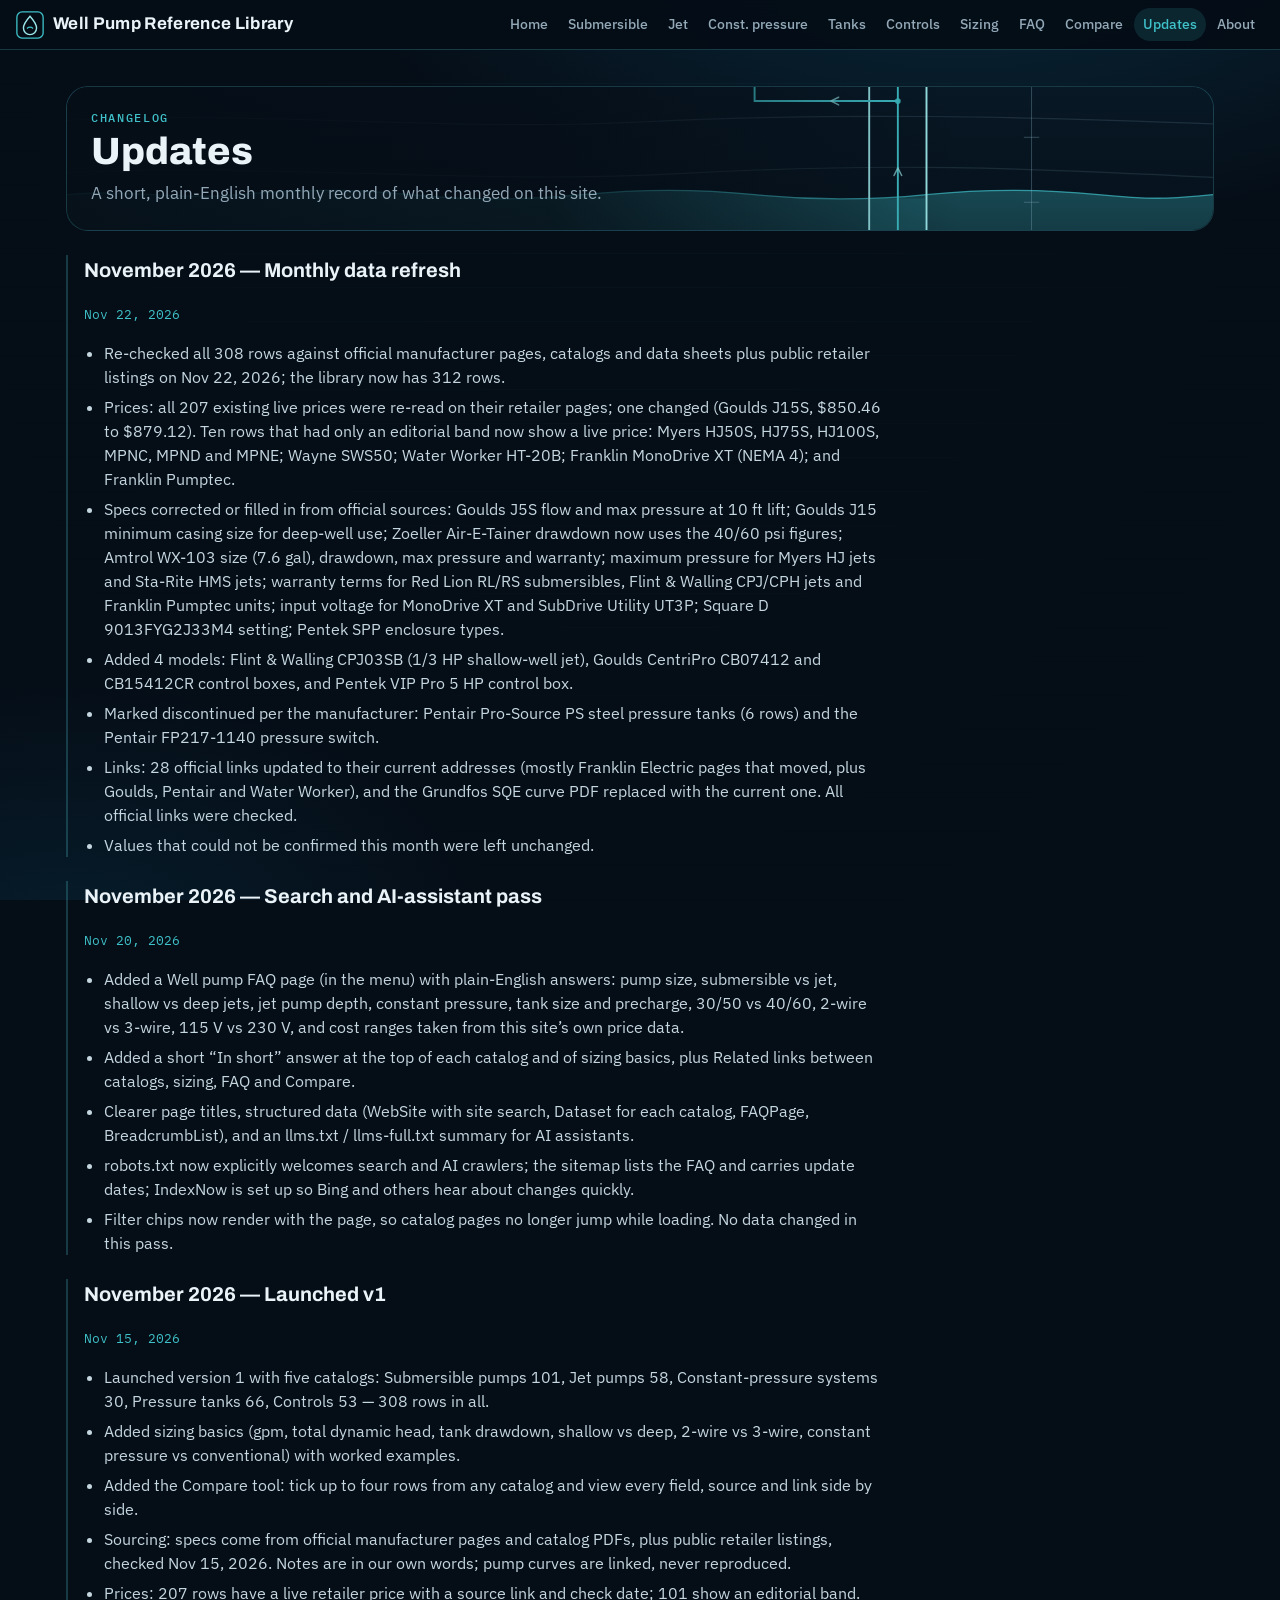
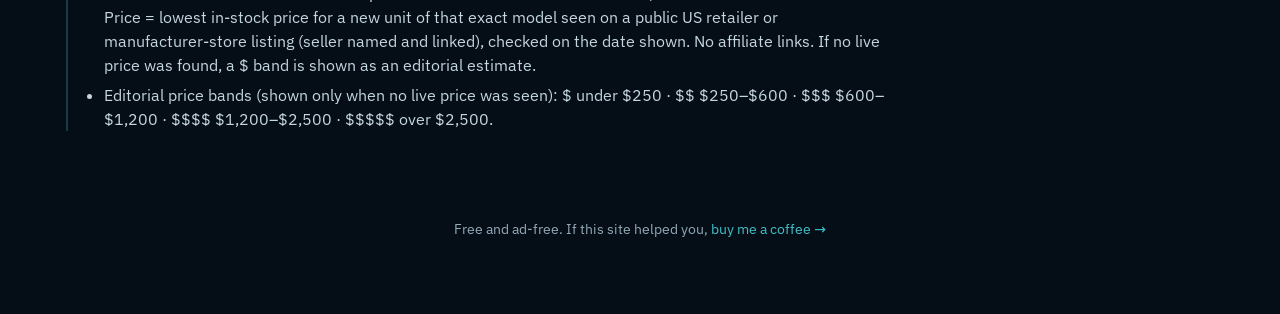
<file: updates.html>
<!doctype html>
<html lang="en">
<head>
<meta charset="utf-8">
<meta name="viewport" content="width=device-width,initial-scale=1,viewport-fit=cover">
<title>Updates and changelog · Well Pump Reference Library</title>
<meta name="description" content="Monthly changelog for the Well Pump Reference Library: what was added, how data was sourced, and the price rule.">
<meta name="robots" content="index,follow,max-image-preview:large,max-snippet:-1">
<meta name="google-site-verification" content="DBsd4dRo6CszvxQNH2xXlYTnwq2I4v30uIsV_nwwEc8">
<meta name="msvalidate.01" content="77C3B18F4D942281667A47021926052C">
<link rel="canonical" href="https://wellpumpchart.pages.dev/updates">
<meta property="og:type" content="article">
<meta property="og:site_name" content="Well Pump Reference Library">
<meta property="og:locale" content="en_US">
<meta property="og:title" content="Updates and changelog · Well Pump Reference Library">
<meta property="og:description" content="Monthly changelog for the Well Pump Reference Library: what was added, how data was sourced, and the price rule.">
<meta property="og:url" content="https://wellpumpchart.pages.dev/updates">
<meta property="og:image" content="https://wellpumpchart.pages.dev/og-image.png">
<meta property="og:image:width" content="1200">
<meta property="og:image:height" content="630">
<meta property="og:image:alt" content="Well Pump Reference Library: a well casing with a submersible pump, pressure tank and gauge in teal line art">
<meta name="twitter:card" content="summary_large_image">
<meta name="twitter:title" content="Updates and changelog · Well Pump Reference Library">
<meta name="twitter:description" content="Monthly changelog for the Well Pump Reference Library: what was added, how data was sourced, and the price rule.">
<meta name="twitter:image" content="https://wellpumpchart.pages.dev/og-image.png">
<link rel="icon" href="favicon.ico" sizes="any">
<link rel="icon" href="favicon.svg" type="image/svg+xml">
<link rel="apple-touch-icon" href="apple-touch-icon.png">
<link rel="preload" href="fonts/ibm-plex-sans-latin.woff2" as="font" type="font/woff2" crossorigin>
<link rel="preload" href="fonts/archivo-latin.woff2" as="font" type="font/woff2" crossorigin>
<link rel="stylesheet" href="theme.css?v=20261124a">
<script type="application/ld+json">{"@context": "https://schema.org", "@type": "BreadcrumbList", "itemListElement": [{"@type": "ListItem", "position": 1, "name": "Home", "item": "https://wellpumpchart.pages.dev/"}, {"@type": "ListItem", "position": 2, "name": "Updates", "item": "https://wellpumpchart.pages.dev/updates"}]}</script>
</head>
<body>
<div class="page-bg"></div>
<a class="skip" href="#main">Skip to content</a>
<nav class="topnav" aria-label="Primary">
  <div class="inner">
    <a class="brand" href="index.html">
      <svg width="28" height="28" viewBox="0 0 32 32" aria-hidden="true"><rect x="1" y="1" width="30" height="30" rx="6" fill="none" stroke="#3fc1c9" stroke-width="1.5"/><path d="M16 6 C16 6 8.5 14.5 8.5 19.5 a7.5 7.5 0 0 0 15 0 C23.5 14.5 16 6 16 6 Z" fill="none" stroke="#9be7ea" stroke-width="1.6"/><path d="M12.5 20 q3.5 -3 7 0" fill="none" stroke="#3fc1c9" stroke-width="1.5"/></svg>
      Well Pump Reference Library
    </a>
    <button type="button" class="nav-toggle" aria-expanded="false" aria-controls="primary-nav" aria-label="Open menu">☰ Menu</button>
    <ul class="nav-links" id="primary-nav"><li><a href="index.html">Home</a></li><li><a href="submersible.html">Submersible</a></li><li><a href="jet.html">Jet</a></li><li><a href="constant-pressure.html">Const. pressure</a></li><li><a href="tanks.html">Tanks</a></li><li><a href="controls.html">Controls</a></li><li><a href="sizing.html">Sizing</a></li><li><a href="faq.html">FAQ</a></li><li><a href="compare.html">Compare <span class="cmp-n" hidden>0</span></a></li><li><a href="updates.html" aria-current="page">Updates</a></li><li><a href="index.html#about">About</a></li></ul>
  </div>
</nav>
<main>
<div class="wrap" id="main">
<header class="hero compact">
  <div class="hero-art"><svg class="hero-svg" viewBox="0 0 1200 420" preserveAspectRatio="xMaxYMid slice" aria-hidden="true">
  <defs>
    <linearGradient id="hsky" x1="0" y1="0" x2="0" y2="1">
      <stop offset="0%" stop-color="#0a2236"/>
      <stop offset="40%" stop-color="#071622"/>
      <stop offset="100%" stop-color="#050d16"/>
    </linearGradient>
    <linearGradient id="hwater" x1="0" y1="0" x2="0" y2="1">
      <stop offset="0%" stop-color="#3fc1c9" stop-opacity="0.30"/>
      <stop offset="100%" stop-color="#3fc1c9" stop-opacity="0.04"/>
    </linearGradient>
  </defs>
  <rect width="1200" height="420" fill="url(#hsky)"/>
  <!-- ground line and soil strata -->
  <g fill="none" stroke="#8fb4c8" stroke-width="1.2">
    <path d="M0,120 L1200,120" stroke-opacity="0.5"/>
    <path d="M0,170 C200,160 400,182 600,172 S1000,166 1200,174" stroke-opacity="0.16"/>
    <path d="M0,225 C240,215 420,238 640,226 S1000,220 1200,230" stroke-opacity="0.14"/>
    <path d="M0,300 C220,292 440,312 660,300 S1000,296 1200,304" stroke-opacity="0.12"/>
    <path d="M0,370 C260,362 460,380 700,368 S1020,364 1200,372" stroke-opacity="0.10"/>
  </g>
  <!-- water table -->
  <path d="M0,248 C60,242 120,254 180,248 S300,242 360,248 S480,254 540,248 S660,242 720,248 S840,254 900,248 S1020,242 1080,248 S1160,252 1200,248 L1200,420 L0,420 Z" fill="url(#hwater)"/>
  <path d="M0,248 C60,242 120,254 180,248 S300,242 360,248 S480,254 540,248 S660,242 720,248 S840,254 900,248 S1020,242 1080,248 S1160,252 1200,248" fill="none" stroke="#3fc1c9" stroke-opacity="0.7" stroke-width="1.4"/>
  <!-- well casing -->
  <g fill="none" stroke="#9be7ea" stroke-width="2">
    <path d="M840,112 L840,392"/>
    <path d="M900,112 L900,392"/>
    <path d="M830,112 L910,112"/>
    <path d="M840,392 L900,392" stroke-dasharray="4 5" stroke-opacity="0.5"/>
  </g>
  <!-- water inside casing -->
  <rect x="841" y="252" width="58" height="140" fill="#3fc1c9" fill-opacity="0.12"/>
  <!-- drop pipe and submersible pump -->
  <g fill="none" stroke="#3fc1c9" stroke-width="2">
    <path d="M870,112 L870,318"/>
    <rect x="855" y="318" width="30" height="46" rx="5"/>
    <path d="M855,332 L885,332 M855,344 L885,344" stroke-opacity="0.6"/>
    <rect x="859" y="364" width="22" height="22" rx="4"/>
  </g>
  <!-- pitless line to house, pressure tank, gauge, switch -->
  <g fill="none" stroke="#3fc1c9" stroke-width="2">
    <path d="M870,150 L720,150 L720,134"/>
    <rect x="620" y="42" width="120" height="92" rx="46" stroke="#9be7ea"/>
    <path d="M560,92 L620,92"/>
    <circle cx="540" cy="92" r="20"/>
    <path d="M540,92 L551,81" stroke-width="2"/>
    <rect x="490" y="62" width="30" height="24" rx="3" stroke-opacity="0.7"/>
    <path d="M520,74 L520,92 L520,92" stroke-opacity="0.5"/>
  </g>
  <g fill="#3fc1c9" fill-opacity="0.9">
    <circle cx="540" cy="92" r="2.6"/>
    <circle cx="870" cy="150" r="3"/>
  </g>
  <!-- flow arrows -->
  <g fill="none" stroke="#9be7ea" stroke-opacity="0.7" stroke-width="1.6" stroke-linecap="round" stroke-linejoin="round">
    <path d="M870,290 l-4,8 m4,-8 l4,8"/>
    <path d="M870,220 l-4,8 m4,-8 l4,8"/>
    <path d="M800,150 l8,-4 m-8,4 l8,4"/>
  </g>
  <!-- well cap tick marks and depth scale -->
  <g stroke="#8fb4c8" stroke-opacity="0.35" stroke-width="1">
    <path d="M1010,120 L1010,392"/>
    <path d="M1002,120 L1018,120 M1002,188 L1018,188 M1002,256 L1018,256 M1002,324 L1018,324 M1002,392 L1018,392"/>
  </g>
</svg>
</div>
  <div class="hero-copy">
    <span class="eyebrow">Changelog</span>
    <h1>Updates</h1>
    <p class="lede">A short, plain-English monthly record of what changed on this site.</p>
    
  </div>
</header>
<article class="prose"><div class="log"><h2>November 2026 — Monthly data refresh</h2><p><time datetime="2026-11-22">Nov 22, 2026</time></p><ul><li>Re-checked all 308 rows against official manufacturer pages, catalogs and data sheets plus public retailer listings on Nov 22, 2026; the library now has 312 rows.</li><li>Prices: all 207 existing live prices were re-read on their retailer pages; one changed (Goulds J15S, $850.46 to $879.12). Ten rows that had only an editorial band now show a live price: Myers HJ50S, HJ75S, HJ100S, MPNC, MPND and MPNE; Wayne SWS50; Water Worker HT-20B; Franklin MonoDrive XT (NEMA 4); and Franklin Pumptec.</li><li>Specs corrected or filled in from official sources: Goulds J5S flow and max pressure at 10 ft lift; Goulds J15 minimum casing size for deep-well use; Zoeller Air-E-Tainer drawdown now uses the 40/60 psi figures; Amtrol WX-103 size (7.6 gal), drawdown, max pressure and warranty; maximum pressure for Myers HJ jets and Sta-Rite HMS jets; warranty terms for Red Lion RL/RS submersibles, Flint &amp; Walling CPJ/CPH jets and Franklin Pumptec units; input voltage for MonoDrive XT and SubDrive Utility UT3P; Square D 9013FYG2J33M4 setting; Pentek SPP enclosure types.</li><li>Added 4 models: Flint &amp; Walling CPJ03SB (1/3 HP shallow-well jet), Goulds CentriPro CB07412 and CB15412CR control boxes, and Pentek VIP Pro 5 HP control box.</li><li>Marked discontinued per the manufacturer: Pentair Pro-Source PS steel pressure tanks (6 rows) and the Pentair FP217-1140 pressure switch.</li><li>Links: 28 official links updated to their current addresses (mostly Franklin Electric pages that moved, plus Goulds, Pentair and Water Worker), and the Grundfos SQE curve PDF replaced with the current one. All official links were checked.</li><li>Values that could not be confirmed this month were left unchanged.</li></ul></div><div class="log"><h2>November 2026 — Search and AI-assistant pass</h2><p><time datetime="2026-11-20">Nov 20, 2026</time></p><ul><li>Added a Well pump FAQ page (in the menu) with plain-English answers: pump size, submersible vs jet, shallow vs deep jets, jet pump depth, constant pressure, tank size and precharge, 30/50 vs 40/60, 2-wire vs 3-wire, 115 V vs 230 V, and cost ranges taken from this site’s own price data.</li><li>Added a short “In short” answer at the top of each catalog and of sizing basics, plus Related links between catalogs, sizing, FAQ and Compare.</li><li>Clearer page titles, structured data (WebSite with site search, Dataset for each catalog, FAQPage, BreadcrumbList), and an llms.txt / llms-full.txt summary for AI assistants.</li><li>robots.txt now explicitly welcomes search and AI crawlers; the sitemap lists the FAQ and carries update dates; IndexNow is set up so Bing and others hear about changes quickly.</li><li>Filter chips now render with the page, so catalog pages no longer jump while loading. No data changed in this pass.</li></ul></div><div class="log"><h2>November 2026 — Launched v1</h2><p><time datetime="2026-11-15">Nov 15, 2026</time></p><ul><li>Launched version 1 with five catalogs: Submersible pumps 101, Jet pumps 58, Constant-pressure systems 30, Pressure tanks 66, Controls 53 — 308 rows in all.</li><li>Added sizing basics (gpm, total dynamic head, tank drawdown, shallow vs deep, 2-wire vs 3-wire, constant pressure vs conventional) with worked examples.</li><li>Added the Compare tool: tick up to four rows from any catalog and view every field, source and link side by side.</li><li>Sourcing: specs come from official manufacturer pages and catalog PDFs, plus public retailer listings, checked Nov 15, 2026. Notes are in our own words; pump curves are linked, never reproduced.</li><li>Prices: 207 rows have a live retailer price with a source link and check date; 101 show an editorial band. Price = lowest in-stock price for a new unit of that exact model seen on a public US retailer or manufacturer-store listing (seller named and linked), checked on the date shown. No affiliate links. If no live price was found, a $ band is shown as an editorial estimate.</li><li>Editorial price bands (shown only when no live price was seen): $ under $250 · $$ $250–$600 · $$$ $600–$1,200 · $$$$ $1,200–$2,500 · $$$$$ over $2,500.</li></ul></div></article>
</div>
</main>
<footer class="site-footer">
<p class="kofi">Free and ad-free. If this site helped you, <a href="https://ko-fi.com/marcustravis" target="_blank" rel="noopener">buy me a coffee →</a></p>
</footer>
<script>
(function () {
  function syncNavH() {
    var nav = document.querySelector(".topnav");
    if (!nav) return;
    document.documentElement.style.setProperty("--nav-h", Math.ceil(nav.getBoundingClientRect().height) + "px");
  }
  syncNavH();
  window.addEventListener("resize", syncNavH);
  if (window.ResizeObserver && document.querySelector(".topnav")) {
    new ResizeObserver(syncNavH).observe(document.querySelector(".topnav"));
  }
})();
</script>
<script src="compare.js?v=20261124a"></script>
<script src="nav.js?v=20261124a"></script>

<!-- Cloudflare Web Analytics --><script type='module' src='https://static.cloudflareinsights.com/beacon.min.js' data-cf-beacon='{"token": "77996a705a3343ec9fd576f961e5d874"}'></script><!-- End Cloudflare Web Analytics -->
</body>
</html>
</file>
<file: theme.css>
/* Well Pump Reference Library — deep water blue + steel + teal.
   Same chart family as aitoolchart.net and bimchart.net; own accent and display face. */
/* Self-hosted latin subsets (SIL OFL; licenses in /fonts/).
   Same families and weights as the previous Google Fonts css2 URL; font-display: optional. */
@font-face {
  font-family: "Archivo";
  font-style: normal;
  font-weight: 600 800;
  font-display: optional;
  src: url("fonts/archivo-latin.woff2") format("woff2");
  unicode-range: U+0000-00FF, U+0131, U+0152-0153, U+02BB-02BC, U+02C6, U+02DA, U+02DC, U+0304, U+0308, U+0329, U+2000-206F, U+20AC, U+2122, U+2191, U+2193, U+2212, U+2215, U+FEFF, U+FFFD;
}
@font-face {
  font-family: "IBM Plex Sans";
  font-style: normal;
  font-weight: 400 700;
  font-display: optional;
  src: url("fonts/ibm-plex-sans-latin.woff2") format("woff2");
  unicode-range: U+0000-00FF, U+0131, U+0152-0153, U+02BB-02BC, U+02C6, U+02DA, U+02DC, U+0304, U+0308, U+0329, U+2000-206F, U+20AC, U+2122, U+2191, U+2193, U+2212, U+2215, U+FEFF, U+FFFD;
}
@font-face {
  font-family: "IBM Plex Mono";
  font-style: normal;
  font-weight: 400;
  font-display: optional;
  src: url("fonts/ibm-plex-mono-latin-400.woff2") format("woff2");
  unicode-range: U+0000-00FF, U+0131, U+0152-0153, U+02BB-02BC, U+02C6, U+02DA, U+02DC, U+0304, U+0308, U+0329, U+2000-206F, U+20AC, U+2122, U+2191, U+2193, U+2212, U+2215, U+FEFF, U+FFFD;
}
@font-face {
  font-family: "IBM Plex Mono";
  font-style: normal;
  font-weight: 500;
  font-display: optional;
  src: url("fonts/ibm-plex-mono-latin-500.woff2") format("woff2");
  unicode-range: U+0000-00FF, U+0131, U+0152-0153, U+02BB-02BC, U+02C6, U+02DA, U+02DC, U+0304, U+0308, U+0329, U+2000-206F, U+20AC, U+2122, U+2191, U+2193, U+2212, U+2215, U+FEFF, U+FFFD;
}

:root {
  color-scheme: dark;
  --bg: #050d16;
  --bg-2: #081521;
  --surface: rgba(8, 22, 34, 0.80);
  --surface-2: rgba(11, 30, 45, 0.94);
  --fg: #e9f3f8;
  --muted: #93a9b8;
  --line: rgba(80, 190, 205, 0.26);
  --cyan: #3fc1c9;
  --cyan-2: #9be7ea;
  --cyan-dim: rgba(63, 193, 201, 0.14);
  --cyan-glow: rgba(63, 193, 201, 0.42);
  --ink: #04101a;
  --accent: var(--cyan);
  --steel: #8fb4c8;
  --warn: #f2c14e;
  --focus: #9be7ea;
  --btn: rgba(63, 193, 201, 0.12);
  --btn-h: rgba(63, 193, 201, 0.22);
  --radius: 16px;
  --bar-bg: rgba(63, 193, 201, 0.14);
  --nav-h: 64px; /* fallback; JS sets this to the real .topnav height */
  --display: "Archivo", "IBM Plex Sans", "Segoe UI", sans-serif;
  --body: "IBM Plex Sans", "Segoe UI", system-ui, sans-serif;
  --mono: "IBM Plex Mono", ui-monospace, monospace;
}

*, *::before, *::after { box-sizing: border-box; }
html, body { margin: 0; padding: 0; }
html { scroll-behavior: smooth; }
body {
  background: var(--bg);
  color: var(--fg);
  font-family: var(--body);
  font-size: 16px;
  line-height: 1.5;
  min-height: 100%;
  -webkit-font-smoothing: antialiased;
}
img { max-width: 100%; }
[hidden] { display: none !important; }
a { color: var(--cyan); text-decoration-thickness: 1px; text-underline-offset: 3px; }
a:hover { color: var(--cyan-2); }
:focus-visible { outline: 2px solid var(--focus); outline-offset: 3px; }
.skip {
  position: absolute; left: 12px; top: 8px; z-index: 40;
  background: var(--cyan); color: var(--ink); font-weight: 600;
  padding: 8px 12px; border-radius: 8px; text-decoration: none;
  transform: translateY(-120%);
}
.skip:focus { transform: none; color: var(--ink); }
.sr-only { position: absolute; width: 1px; height: 1px; overflow: hidden; clip: rect(0 0 0 0); white-space: nowrap; }

/* Backdrop: water glow + faint wave lines */
.page-bg {
  position: fixed; inset: 0; z-index: -2; pointer-events: none;
  background:
    radial-gradient(1100px 560px at 75% -10%, rgba(20, 110, 150, 0.30), transparent 60%),
    radial-gradient(800px 500px at 5% 105%, rgba(10, 70, 100, 0.28), transparent 55%),
    var(--bg);
}
.page-bg::after {
  content: ""; position: absolute; inset: 0;
  background-image: repeating-linear-gradient(0deg, rgba(63, 193, 201, 0.035) 0 1px, transparent 1px 34px);
  mask-image: radial-gradient(ellipse at 50% 0%, #000 20%, transparent 80%);
}

.wrap {
  max-width: 1180px; margin: 0 auto;
  padding: 20px max(16px, env(safe-area-inset-left)) 56px max(16px, env(safe-area-inset-right));
}
.wrap.chart-wrap { max-width: 1320px; }

/* Top nav */
.topnav {
  position: sticky; top: 0; z-index: 30;
  backdrop-filter: blur(16px);
  background: rgba(5, 13, 22, 0.90);
  border-bottom: 1px solid var(--line);
}
.topnav .inner {
  max-width: 1320px; margin: 0 auto;
  display: flex; align-items: center; gap: 10px 14px; flex-wrap: wrap;
  padding: 8px max(16px, env(safe-area-inset-left));
}
.brand {
  display: flex; align-items: center; gap: 9px;
  color: var(--fg); text-decoration: none; font-family: var(--display);
  font-weight: 700; font-size: 17px; letter-spacing: 0.02em; line-height: 1.1;
}
.brand svg { display: block; flex: none; }
.brand:hover { color: var(--cyan-2); }
.nav-links { display: flex; flex-wrap: wrap; gap: 2px; margin: 0 0 0 auto; list-style: none; padding: 0; }
.nav-links a {
  display: inline-block; color: var(--muted); text-decoration: none; font-size: 14px; font-weight: 500;
  padding: 6px 9px; border-radius: 999px;
}
.nav-links a:hover, .nav-links a[aria-current="page"] { color: var(--fg); background: var(--cyan-dim); }
.nav-links a[aria-current="page"] { color: var(--cyan); }
.cmp-n {
  display: inline-block; min-width: 18px; padding: 0 5px; margin-left: 4px; border-radius: 9px;
  background: var(--cyan); color: var(--ink); font-size: 11px; font-weight: 700; text-align: center; line-height: 18px;
}
.nav-toggle {
  display: none; margin-left: auto; font: 600 14px var(--body); color: var(--fg);
  background: var(--btn); border: 1px solid var(--line); border-radius: 10px; padding: 7px 12px; cursor: pointer;
}
@media (max-width: 1099px) {
  .nav-toggle { display: inline-flex; align-items: center; gap: 8px; }
  .nav-links { display: none; width: 100%; margin: 0; flex-direction: column; gap: 0; padding-bottom: 6px; }
  .topnav.is-open .nav-links { display: flex; }
  .nav-links a { display: block; padding: 10px 8px; border-radius: 8px; font-size: 15px; }
}

/* Hero */
.hero {
  position: relative; overflow: hidden;
  border: 1px solid var(--line); border-radius: 22px;
  background: linear-gradient(180deg, rgba(8, 26, 40, 0.6), rgba(5, 11, 18, 0.9));
  margin: 16px 0 12px; min-height: 250px;
}
.hero.compact { min-height: 0; }
.hero-art { position: absolute; inset: 0; z-index: 0; pointer-events: none; color: var(--cyan); }
.hero-art svg { width: 100%; height: 100%; display: block; }
.hero::after {
  content: ""; position: absolute; inset: 0; z-index: 0; pointer-events: none;
  background: linear-gradient(90deg, rgba(5, 13, 22, 0.92) 0%, rgba(5, 13, 22, 0.78) 42%, rgba(5, 13, 22, 0) 78%);
}
.hero-copy { position: relative; z-index: 1; padding: 36px 28px 30px; max-width: 44rem; }
.hero.compact .hero-copy { padding: 22px 24px 18px; }
.eyebrow {
  display: block; font-family: var(--mono); font-size: 12px; letter-spacing: 0.14em;
  text-transform: uppercase; color: var(--cyan); font-weight: 500; margin-bottom: 6px;
}
h1 {
  font-family: var(--display); font-weight: 800;
  font-size: clamp(30px, 5.2vw, 54px); line-height: 1; letter-spacing: 0;
  margin: 0 0 10px; text-wrap: balance;
}
.hero.compact h1 { font-size: clamp(26px, 4vw, 38px); }
.lede { color: var(--muted); font-size: 17px; line-height: 1.45; margin: 0 0 6px; max-width: 60ch; }
.checked { margin: 8px 0 0; color: var(--muted); font-size: 13.5px; }

/* Safety note */
.safety {
  margin: 14px 0; padding: 12px 16px;
  border: 1px solid rgba(242, 193, 78, 0.35); border-left: 4px solid var(--warn);
  border-radius: 10px; background: rgba(242, 193, 78, 0.07);
  font-size: 14.5px; color: var(--fg);
}
.safety strong { color: var(--warn); }

/* Home cards */
.grp { margin-top: 36px; }
h2 { font-family: var(--display); font-weight: 700; letter-spacing: 0; }
.grp h2 { font-size: clamp(22px, 3vw, 30px); margin: 0 0 14px; }
.grid { display: grid; grid-template-columns: repeat(auto-fill, minmax(250px, 1fr)); gap: 14px; }
.card {
  display: flex; flex-direction: column; gap: 6px; padding: 18px 20px 16px;
  border: 1px solid var(--line); border-radius: var(--radius);
  background: var(--surface); color: inherit; text-decoration: none;
  transition: border-color .2s, box-shadow .2s, transform .2s;
}
a.card:hover, a.card:focus-visible {
  border-color: var(--cyan); box-shadow: 0 0 0 1px var(--cyan), 0 0 24px var(--cyan-glow);
  transform: translateY(-2px); color: inherit;
}
.cnt { font-family: var(--mono); font-size: 12px; letter-spacing: 0.08em; text-transform: uppercase; color: var(--cyan); font-weight: 500; }
.nm { font-family: var(--display); font-weight: 700; font-size: 23px; line-height: 1.1; }
.ds { color: var(--muted); font-size: 14.5px; flex: 1; }
.go { font-weight: 600; font-size: 14px; color: var(--cyan); margin-top: 4px; }

/* Toolbar: filter groups, search, sort */
.toolbar { display: flex; flex-direction: column; gap: 10px; margin: 16px 0 8px; }
.fgroups { display: flex; flex-direction: column; gap: 8px; }
.fgroup { display: flex; flex-wrap: wrap; align-items: center; gap: 6px 10px; }
.flabel { font: 500 11.5px var(--mono); letter-spacing: 0.08em; text-transform: uppercase; color: var(--muted); min-width: 72px; }
.chips { display: flex; flex-wrap: wrap; gap: 6px; }
.chip {
  font: 500 13px var(--body); padding: 5px 11px; border-radius: 999px;
  border: 1px solid var(--line); background: var(--btn); color: var(--fg); cursor: pointer;
}
.chip:hover { background: var(--btn-h); }
.chip[aria-pressed="true"] { background: var(--cyan); color: var(--ink); border-color: var(--cyan); font-weight: 600; }
.chip small { opacity: .7; font-size: 11px; margin-left: 3px; }
.tools { display: flex; flex-wrap: wrap; gap: 10px 16px; align-items: flex-end; }
.search, .sort {
  display: flex; flex-direction: column; gap: 4px;
  font: 500 11.5px var(--mono); color: var(--muted); letter-spacing: 0.08em; text-transform: uppercase;
}
.search input, .sort select {
  font: 500 15px var(--body); letter-spacing: 0; text-transform: none; color: var(--fg);
  background: var(--surface-2); border: 1px solid var(--line); border-radius: 10px; padding: 7px 12px; min-width: 240px;
}
.sort select { min-width: 200px; }
.count { color: var(--muted); font-size: 13.5px; margin: 0 0 8px; }
.table-caption { color: var(--muted); font-size: 13px; line-height: 1.5; margin: 0 0 10px; }
.table-caption strong { color: var(--fg); font-weight: 600; }

/* Chart table: dense, sticky header inside the scrolling box */
.table-box {
  overflow: auto;
  max-height: min(78vh, calc(100vh - var(--nav-h) - 120px));
  min-height: 120px;
  border: 1px solid var(--line); border-radius: 12px; background: var(--surface);
}
table.chart { border-collapse: collapse; width: 100%; font-variant-numeric: tabular-nums; font-size: 13.5px; line-height: 1.35; }
.chart th, .chart td { padding: 7px 10px; text-align: left; vertical-align: top; border-bottom: 1px solid var(--line); }
.chart tbody tr:last-child td { border-bottom: 0; }
.chart tbody tr:hover td { background: rgba(63, 193, 201, 0.05); }
.chart th {
  font-size: 11px; letter-spacing: 0.07em; text-transform: uppercase; color: var(--muted); font-weight: 700;
  background: #0a1b29; position: sticky; top: 0; white-space: nowrap; z-index: 3;
  border-bottom: 1px solid rgba(80, 190, 205, 0.45);
}
.chart th .th-note { display: block; font-size: 9.5px; font-weight: 500; letter-spacing: 0.03em; text-transform: none; margin-top: 2px; }
.th-btn { all: unset; cursor: pointer; display: inline-flex; gap: 4px; align-items: center; color: inherit; font: inherit; letter-spacing: inherit; text-transform: inherit; }
.th-btn:focus-visible { outline: 2px solid var(--focus); outline-offset: 2px; }
.th-btn::after { content: "↕"; opacity: .4; font-size: 11px; }
.th-btn[data-dir="asc"]::after { content: "↑"; opacity: 1; color: var(--cyan); }
.th-btn[data-dir="desc"]::after { content: "↓"; opacity: 1; color: var(--cyan); }
.chart td.num { text-align: right; white-space: nowrap; }
.chart th.num { text-align: right; }
.chart td.nw { white-space: nowrap; }
.chart td.empty { color: var(--muted); font-size: 14px; padding: 18px 14px; }
.na { color: #5f7787; cursor: help; }
.cart { font-family: var(--display); font-weight: 700; font-size: 15px; line-height: 1.15; display: block; }
.ser { display: block; font-size: 12px; color: var(--muted); margin-top: 1px; }
.chart .sub { display: block; font-size: 11.5px; color: var(--muted); font-weight: 400; margin-top: 2px; max-width: 30ch; white-space: normal; }
.chart td.modelc { min-width: 150px; max-width: 280px; }
.chart td.typec { min-width: 130px; max-width: 200px; }
.chart td.setc { min-width: 140px; max-width: 220px; }
.chart td.warc { min-width: 120px; max-width: 200px; }
.price-v { font-family: var(--mono); font-weight: 600; font-size: 14px; color: var(--fg); }
.band { font-family: var(--mono); font-weight: 700; font-size: 15px; color: var(--warn); letter-spacing: 1px; }
.est { color: var(--muted); }
.src { font-size: 11.5px; color: var(--cyan); }
.links { display: flex; flex-direction: column; gap: 3px; min-width: 150px; }
.links a { font-size: 12.5px; white-space: nowrap; }
.links .off { color: var(--muted); font-size: 10.5px; margin-left: 4px; }

/* Brand badge / logo */
.brandc { min-width: 104px; }
.brand-badge {
  display: inline-flex; align-items: center; justify-content: center; min-width: 74px; max-width: 98px;
  padding: 5px 7px; border-radius: 8px; text-align: center;
  font: 700 10.5px/1.15 var(--mono); letter-spacing: 0.04em; text-transform: uppercase; overflow-wrap: anywhere;
  background: hsl(var(--h) 50% 17%); color: hsl(var(--h) 80% 86%); border: 1px solid hsl(var(--h) 45% 36%);
}
.brand-icon { display: block; height: 30px; max-width: 92px; object-fit: contain; background: #fff; border-radius: 6px; padding: 3px 5px; }
.brand-name { display: block; font-size: 11px; color: var(--muted); margin-top: 3px; }
.cmp { display: flex; align-items: center; gap: 5px; margin-top: 6px; font-size: 11.5px; color: var(--muted); cursor: pointer; white-space: nowrap; }
.cmp input { accent-color: var(--cyan); width: 15px; height: 15px; margin: 0; cursor: pointer; }
.cmp input:disabled { cursor: not-allowed; opacity: .45; }

/* Compare bar */
.cmp-bar {
  position: fixed; right: max(12px, env(safe-area-inset-right)); bottom: calc(62px + env(safe-area-inset-bottom, 0px)); z-index: 25;
  display: flex; align-items: center; gap: 8px; padding: 7px 8px 7px 12px; flex-wrap: wrap; max-width: calc(100vw - 24px);
  background: var(--surface-2); border: 1px solid var(--cyan); border-radius: 999px;
  box-shadow: 0 6px 24px rgba(0, 0, 0, 0.55), 0 0 18px var(--cyan-glow);
}
.cmp-go { font-weight: 700; font-size: 14px; color: var(--cyan-2); text-decoration: none; }
.cmp-bar button { font: 600 12.5px var(--body); color: var(--fg); background: var(--btn); border: 1px solid var(--line); border-radius: 999px; padding: 5px 11px; cursor: pointer; }
.cmp-bar button:hover { border-color: var(--cyan); }
.cmp-msg { font-size: 12px; color: var(--warn); }

/* Compare page */
.cmp-wrap { overflow: auto; border: 1px solid var(--line); border-radius: 12px; background: var(--surface); }
table.cmp-table { border-collapse: collapse; font-size: 13.5px; min-width: 100%; }
.cmp-table th, .cmp-table td { padding: 8px 12px; text-align: left; vertical-align: top; border-bottom: 1px solid var(--line); min-width: 190px; max-width: 260px; }
.cmp-table th.rowh { position: sticky; left: 0; z-index: 2; min-width: 120px; max-width: 140px; background: #0a1b29; color: var(--muted); font: 700 11px var(--mono); letter-spacing: .06em; text-transform: uppercase; }
.cmp-table thead th { background: #0a1b29; vertical-align: bottom; }
.cmp-table .rm { margin-top: 8px; font: 600 12px var(--body); color: var(--fg); background: var(--btn); border: 1px solid var(--line); border-radius: 999px; padding: 4px 10px; cursor: pointer; }
.cmp-table .rm:hover { border-color: var(--warn); color: var(--warn); }
.cmp-table td a { overflow-wrap: anywhere; }
.cmp-empty { padding: 26px 18px; color: var(--muted); }
.cmp-actions { display: flex; gap: 10px; align-items: center; margin: 10px 0; flex-wrap: wrap; }
.btn { font: 600 14px var(--body); color: var(--fg); background: var(--btn); border: 1px solid var(--line); border-radius: 10px; padding: 8px 14px; cursor: pointer; text-decoration: none; display: inline-block; }
.btn:hover { border-color: var(--cyan); color: var(--cyan-2); }

/* Notes panels */
.notes { display: grid; grid-template-columns: repeat(auto-fit, minmax(260px, 1fr)); gap: 14px; margin-top: 28px; }
.notes section { border: 1px solid var(--line); border-radius: var(--radius); background: var(--surface); padding: 16px 20px; }
.notes h2 { font-size: 20px; margin: 0 0 8px; }
.notes p, .notes li { color: var(--muted); font-size: 14.5px; margin: 0 0 8px; }
.notes p:last-child { margin-bottom: 0; }
.notes ul { margin: 0; padding-left: 18px; display: grid; gap: 6px; }

/* Article pages (sizing, updates) */
.prose { max-width: 820px; }
.prose h2 { font-size: 26px; margin: 34px 0 8px; scroll-margin-top: calc(var(--nav-h) + 12px); }
.prose h3 { font-family: var(--display); font-size: 18px; margin: 20px 0 6px; }
.prose p, .prose li { color: #c4d6e0; font-size: 16px; }
.prose ul, .prose ol { padding-left: 22px; display: grid; gap: 6px; }
.prose .toc { border: 1px solid var(--line); border-radius: 12px; background: var(--surface); padding: 12px 18px; }
.prose .toc ol { margin: 6px 0 0; }
.example { border-left: 3px solid var(--cyan); background: var(--cyan-dim); padding: 10px 16px; border-radius: 0 10px 10px 0; margin: 12px 0; }
.example p { margin: 4px 0; }
.mini { border-collapse: collapse; margin: 10px 0; font-size: 14.5px; font-variant-numeric: tabular-nums; }
.mini th, .mini td { border: 1px solid var(--line); padding: 6px 12px; text-align: left; }
.mini th { background: #0a1b29; color: var(--muted); font-size: 12px; text-transform: uppercase; letter-spacing: .05em; }
.mini-box { overflow-x: auto; }
code, .formula { font-family: var(--mono); font-size: .92em; background: rgba(63, 193, 201, 0.1); padding: 1px 6px; border-radius: 5px; }
.log { border-left: 2px solid var(--line); padding-left: 16px; margin: 24px 0; }
.log h2 { margin: 0 0 6px; font-size: 20px; }
.log time { color: var(--cyan); font-family: var(--mono); font-size: 13px; }
.log ul { padding-left: 20px; display: grid; gap: 6px; }
.log li { color: #c4d6e0; }

/* Footer */
.site-footer { max-width: 1180px; margin: 8px auto 40px; padding: 0 16px 24px; color: var(--muted); font-size: 14px; }
.site-footer p { margin: 0 0 10px; }
.kofi { text-align: center; color: var(--muted); }
.kofi a { color: var(--cyan); text-decoration: none; }
.kofi a:hover { color: var(--cyan-2); text-decoration: underline; }

/* Scroll-hint chrome */
body .sh-hint { border: 1px solid var(--line); border-radius: 10px; background: var(--surface); color: var(--fg); }
body .sh-btn { border: 1px solid var(--line); background: var(--btn); color: var(--fg); border-radius: 8px; }
body .sh-btn:hover:not(:disabled) { border-color: var(--cyan); color: var(--cyan); }
body .sh-arrow { color: var(--cyan); }
body .sh-edge.l { background: linear-gradient(to right, var(--bg-2), transparent); }
body .sh-edge.r { background: linear-gradient(to left, var(--bg-2), transparent); }
body .sh-rail { background: rgba(5, 12, 20, 0.94); }

/* Deep-linked row flash */
.chart tbody tr { scroll-margin-top: 40px; }
@keyframes row-flash { 0%, 55% { background: rgba(63, 193, 201, 0.24); } 100% { background: transparent; } }
.chart tbody tr.row-flash td { animation: row-flash 3s ease-out; }
.chart tbody tr.row-flash td:first-child { box-shadow: inset 4px 0 0 var(--cyan); }

/* Home search */
.site-search { margin: 20px 0 8px; padding: 16px 20px 14px; border: 1px solid var(--line); border-radius: var(--radius); background: var(--surface); }
.site-search h2 { margin: 0 0 8px; font-size: 22px; }
.site-search label { display: block; font: 500 12px var(--mono); letter-spacing: .06em; text-transform: uppercase; color: var(--muted); margin-bottom: 6px; }
.site-search input { width: 100%; font: 500 17px var(--body); color: var(--fg); background: var(--surface-2); border: 1px solid var(--line); border-radius: 12px; padding: 11px 14px; }
.site-search input:focus { border-color: var(--cyan); box-shadow: 0 0 0 3px var(--cyan-dim); outline: none; }
.sr-status { color: var(--muted); font-size: 14px; margin: 10px 0 0; }
.sr-list { list-style: none; margin: 12px 0 0; padding: 0; display: grid; gap: 8px; max-height: 520px; overflow-y: auto; }
.sr-item { display: flex; align-items: center; gap: 12px; padding: 9px 12px; border: 1px solid var(--line); border-radius: 12px; background: rgba(6, 16, 26, 0.7); color: var(--fg); text-decoration: none; }
.sr-item:hover, .sr-item:focus-visible { border-color: var(--cyan); box-shadow: 0 0 0 1px var(--cyan); color: var(--fg); outline: none; }
.sr-lead { flex: none; width: 96px; display: flex; justify-content: center; }
.sr-main { display: flex; flex-direction: column; min-width: 0; flex: 1; }
.sr-name { font-weight: 600; font-size: 15.5px; }
.sr-maker { color: var(--muted); font-size: 13px; }
.sr-tags { display: flex; flex-wrap: wrap; gap: 4px; margin-top: 4px; }
.tag { font-size: 11px; font-weight: 600; padding: 2px 8px; border-radius: 999px; background: var(--cyan-dim); color: var(--cyan-2); border: 1px solid rgba(63, 193, 201, 0.2); }
.sr-sec { flex: none; font: 500 11.5px var(--mono); letter-spacing: .05em; text-transform: uppercase; color: var(--cyan); border: 1px solid var(--line); border-radius: 999px; padding: 4px 10px; white-space: nowrap; }

@media (max-width: 640px) {
  .wrap { padding-top: 12px; }
  .hero-copy { padding: 22px 18px 20px; }
  .hero::after { background: linear-gradient(90deg, rgba(5, 13, 22, 0.93), rgba(5, 13, 22, 0.8)); }
  .lede { font-size: 15.5px; }
  .search input, .sort select { min-width: 0; width: 100%; }
  .search, .sort { flex: 1 1 100%; }
  .table-box { max-height: 74vh; }
  .sr-item { flex-wrap: wrap; }
  .sr-sec { margin-left: 108px; }
  .flabel { min-width: 100%; }
  .cmp-bar { right: 8px; }
}
@media (prefers-reduced-motion: reduce) {
  html { scroll-behavior: auto; }
  a.card, a.card:hover { transition: none; transform: none; }
  .chart tbody tr.row-flash td { animation: none; background: rgba(63, 193, 201, 0.18); }
}

/* SEO pass (Nov 2026): short answer at top of pages, related links */
.answer { border: 1px solid var(--line); border-left: 3px solid var(--cyan); border-radius: var(--radius); background: var(--surface); padding: 12px 16px; margin: 0 0 14px; }
.answer p { margin: 0; color: #c4d6e0; font-size: 15px; line-height: 1.55; }
.related { margin: 22px 0 0; color: var(--muted); font-size: 14.5px; line-height: 1.9; }
.related a { white-space: nowrap; }
.faq h2 { scroll-margin-top: calc(var(--nav-h, 60px) + 12px); }
</file>
